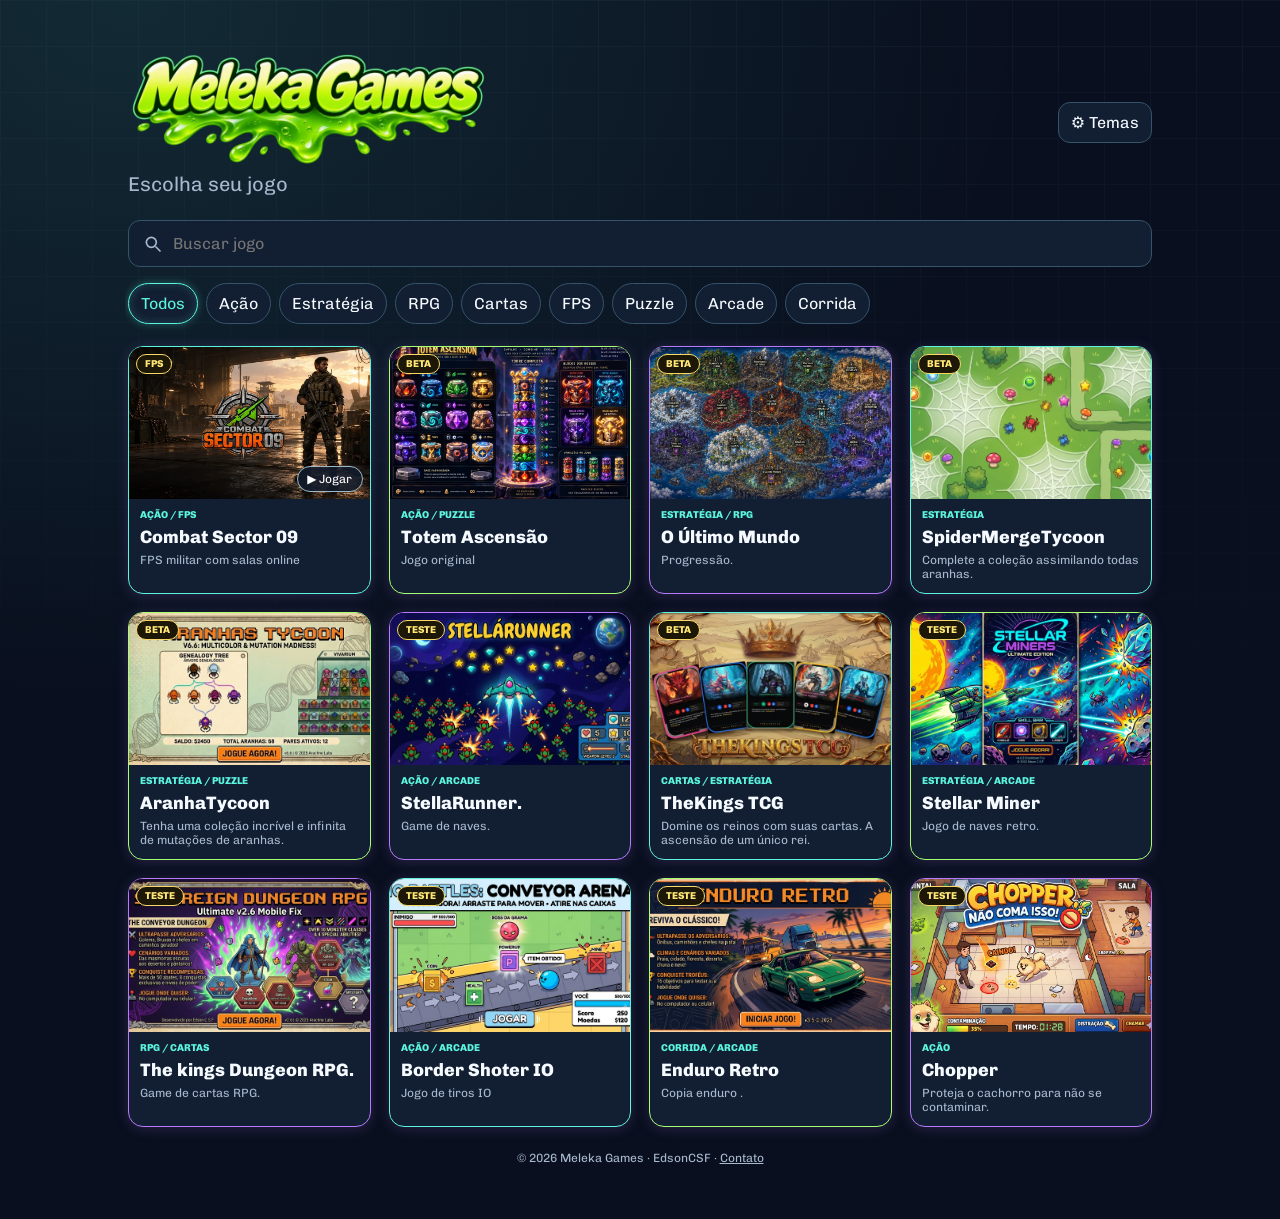
<file: index.html>
<!doctype html>
<html lang="pt-BR" data-theme="neon" data-mode="dark">
<head>
<meta charset="utf-8">
<meta name="viewport" content="width=device-width,initial-scale=1">
<title>Meleka Games</title>
<link rel="stylesheet" href="https://fonts.googleapis.com/css2?family=Chivo:wght@400;600;800;900&family=Exo+2:ital,wght@1,900&display=swap">
<style>
*{box-sizing:border-box}
:root{--bg:#090f1e;--panel:#121e32;--text:#f5faff;--muted:#a7b9ce;--a:#5bf5de;--b:#a7ff72;--c:#b77aff;--line:#35546b;--grid:46px;color-scheme:dark}
[data-theme=tech]{--a:#41defe;--b:#79abff;--c:#4f8dfe;--panel:#0d2139;--grid:32px}
[data-theme=fantasy]{--a:#ffd48f;--b:#f99e5f;--c:#d88965;--panel:#27201b;--bg:#140e12;--line:#725238}
[data-theme=minimal]{--a:#e3b5ff;--b:#a890ff;--c:#a890ff;--panel:#181827;--bg:#101019;--line:#3d364e}
[data-theme=arcade]{--a:#ff7bf4;--b:#93fbff;--c:#ab6cff;--panel:#241539;--bg:#110b23;--grid:18px}
[data-mode=light]{color-scheme:light;--bg:#eef4fa;--panel:#fff;--text:#15233b;--muted:#485c71;--line:#a4b4c9}
[data-mode=light][data-theme=neon]{--a:#007b75;--b:#387611;--c:#7656be}
[data-mode=light][data-theme=tech]{--a:#006d9c;--b:#2557a8;--c:#2764a9}
[data-mode=light][data-theme=fantasy]{--a:#874a14;--b:#965321;--c:#a45c32;--bg:#faf0e3}
[data-mode=light][data-theme=minimal]{--a:#753c9e;--b:#5744a2;--c:#8667c3}
[data-mode=light][data-theme=arcade]{--a:#9c247f;--b:#006677;--c:#8951bd;--bg:#f9efff}
body{margin:0;color:var(--text);background:radial-gradient(ellipse at 10% 0%,color-mix(in srgb,var(--a) 12%,transparent),transparent 55%) fixed,var(--bg);font:16px Chivo,system-ui,sans-serif}
body::before{content:"";position:fixed;inset:0;pointer-events:none;background:linear-gradient(90deg,var(--line) 1px,transparent 1px),linear-gradient(var(--line) 1px,transparent 1px);background-size:var(--grid) var(--grid);opacity:.14;mask-image:linear-gradient(black,transparent 90%)}
[data-theme=fantasy] body::before,[data-theme=minimal] body::before{display:none}
[data-theme=fantasy] h1,[data-theme=fantasy] .card-title{font-family:Georgia,serif}
[data-theme=arcade] .game-card{border-radius:5px}
.shell{position:relative;width:min(1120px,100%);margin:auto;padding:clamp(18px,4vw,48px)}
header{display:flex;justify-content:space-between;align-items:center;gap:12px;margin-bottom:24px}
h1{margin:0;font:italic 900 clamp(36px,7vw,64px)/1 "Exo 2",system-ui,sans-serif;letter-spacing:-.045em;background:linear-gradient(105deg,var(--b),var(--a));color:transparent;background-clip:text}
header p{margin:8px 0 0;color:var(--muted);font-size:clamp(14px,3vw,20px)}
button,select,input{font:inherit;color:inherit}
button,select{cursor:pointer}
.control, input,select{border:1px solid var(--line);background:var(--panel);border-radius:12px;padding:10px 12px}
.control:hover,select:hover{border-color:var(--a)}
:focus-visible{outline:2px solid var(--a);outline-offset:3px}
.search{display:flex;align-items:center;gap:10px;border:1px solid var(--line);border-radius:12px;padding:0 14px;background:var(--panel);color:var(--muted)}
.search input{width:100%;background:none;border:0;padding:13px 0;border-radius:0}
.search svg{flex:none}
nav{display:flex;gap:8px;overflow:auto;padding:8px 3px 12px;margin:8px -3px 10px}
nav button{white-space:nowrap;border-radius:30px!important}
nav button[aria-pressed=true]{border-color:var(--a);color:var(--a);box-shadow:inset 0 0 10px color-mix(in srgb,var(--a) 20%,transparent),0 0 8px color-mix(in srgb,var(--a) 30%,transparent)}
main{display:grid;grid-template-columns:repeat(2,minmax(0,1fr));gap:14px}
@media(min-width:720px){main{grid-template-columns:repeat(3,minmax(0,1fr));gap:18px}}
@media(min-width:1020px){main{grid-template-columns:repeat(4,minmax(0,1fr))}}
.game-card{position:relative;display:flex;flex-direction:column;border:1px solid var(--c);border-radius:15px;overflow:hidden;background:var(--panel);color:inherit;text-decoration:none;box-shadow:0 2px 14px color-mix(in srgb,var(--c) 19%,transparent);transition:transform .2s,border-color .2s;animation:arrive .38s ease backwards}
.game-card:nth-child(3n+1){border-color:var(--a)}
.game-card:nth-child(3n+2){border-color:var(--b)}
.game-card:hover,.game-card:focus-visible{transform:translateY(-4px);border-color:var(--a)}
@keyframes arrive{from{opacity:0;translate:0 8px}}
.card-thumb{position:relative;aspect-ratio:1.58;background:#152238;display:grid;place-items:center;overflow:hidden}
.card-thumb img{width:100%;height:100%;object-fit:cover;position:absolute;inset:0}
.no-img{font-size:38px;height:100%;align-items:center}
.play-btn{position:absolute;inset:auto 7px 7px auto;padding:5px 9px;background:#111a29e8;border:1px solid #9bb9c9;color:#fff;border-radius:30px;font-size:12px;opacity:0;z-index:2}
.play-btn .play-circle{line-height:1.1}
.game-card:hover .play-btn,.game-card:focus-visible .play-btn,.featured .play-btn{opacity:1}
.card-status{position:absolute;top:7px;left:7px;z-index:2;background:#1c1707;color:#ffe776;border:1px solid #f8d966;border-radius:24px;padding:3px 8px;font-size:10px;font-weight:800;text-transform:uppercase}
.card-info{display:grid;align-content:start;gap:5px;padding:10px 11px 12px}
.card-tag{color:var(--a);text-transform:uppercase;font-size:10px;font-weight:800}
.card-title{font-size:clamp(14px,3vw,18px);font-weight:800;overflow-wrap:anywhere}
.card-desc,footer,#empty{color:var(--muted);font-size:12px}
.stripe{display:none}
footer{padding:24px 0 6px;text-align:center}
dialog{width:min(420px,calc(100% - 32px));background:var(--panel);color:var(--text);border:1px solid var(--line);border-radius:16px;padding:22px}
dialog::backdrop{background:#050812aa}
dialog h2{margin-top:0}
dialog label{display:grid;gap:6px;margin:0 0 14px}
[hidden]{display:none!important}
@media(prefers-reduced-motion:reduce){.game-card{animation:none;transition:none}}
.meleka-brand{margin:0;line-height:1;background:none}
.meleka-brand img{display:block;width:clamp(150px,56vw,360px);max-width:100%;height:auto}
header>div{min-width:0}
header .brand-subtitle{margin-top:4px}
#appearance{flex:none}
</style>
<script>
try{
 const root=document.documentElement;
 const theme=localStorage.getItem('gh-theme'),mode=localStorage.getItem('gh-mode');
 if(['neon','tech','fantasy','minimal','arcade'].includes(theme))root.dataset.theme=theme;
 if(['light','dark'].includes(mode))root.dataset.mode=mode;
}catch{}
</script>
</head>
<body>
<div class="shell">
<header><div><h1 class="meleka-brand"><img src="img/meleka-games.webp" width="840" height="280" alt="Meleka Games" fetchpriority="high"></h1><p class="brand-subtitle">Escolha seu jogo</p></div><button id="appearance" class="control" type="button" aria-label="Configurar aparência">⚙ Temas</button></header>
<label class="search"><svg width="20" height="20" aria-hidden="true" viewBox="0 0 24 24" fill="none" stroke="currentColor" stroke-width="2"><circle cx="10" cy="10" r="6"/><path d="m15 15 6 6"/></svg><input id="query" type="search" aria-label="Buscar jogo" placeholder="Buscar jogo"></label>
<nav id="filters" aria-label="Filtrar por gênero"></nav>
<main id="catalog">
<a class="game-card featured" href="https://combatsector09-test.combatsector09.workers.dev/">
<div class="card-thumb"><img src="img/combat-sector-09.webp" alt="" width="880" height="557"><span class="play-btn">▶ Jogar</span></div>
<span class="card-status">FPS</span><div class="card-info"><div class="card-tag">Ação / FPS</div><div class="card-title">Combat Sector 09</div><div class="card-desc">FPS militar com salas online</div></div></a>
<a class="game-card" href="jogos/totem/index.html">
    <div class="stripe" style="background:#e63946;"></div>
    <div class="card-thumb">
      <img loading="lazy" src="jogos/totem/img/referencia-2.jpg" alt="torre"
           onerror="this.style.display='none';this.nextElementSibling.style.display='flex'"/>
      <div class="no-img" style="display:none">🚘</div>
      <div class="play-btn"><div class="play-circle">▶</div></div>
    </div>
    <span class="card-status status-soon">Beta</span>
    <div class="card-info">
      <div class="card-tag">Ação / Puzzle</div>
      <div class="card-title">Totem Ascensão</div>
      <div class="card-desc">Jogo original </div>
    </div>
  </a>
<a class="game-card" href="jogos/o-ultimo-mundo/o-ultimo-mundo-final5_5.html">
    <div class="stripe" style="background:#4361ee;"></div>
    <div class="card-thumb">
      <img loading="lazy" src="jogos/o-ultimo-mundo/mapbg.png" alt="O Último Mundo"
           onerror="this.style.display='none';this.nextElementSibling.style.display='flex'"/>
      <div class="no-img" style="display:none">🕷️🧬</div>
      <div class="play-btn"><div class="play-circle">▶</div></div>
    </div>
    <span class="card-status status-beta">Beta</span>
    <div class="card-info">
      <div class="card-tag">Estratégia / RPG</div>
      <div class="card-title">O Último Mundo</div>
      <div class="card-desc">Progressão.</div>
    </div>
</a>
<a class="game-card" href="jogos/spider-merge/index.html">
    <div class="stripe" style="background:#4361ee;"></div>
    <div class="card-thumb">
      <img loading="lazy" src="jogos/spider-merge/capas/backgroundSM.png" alt="SpiderMergeTycoon"
           onerror="this.style.display='none';this.nextElementSibling.style.display='flex'"/>
      <div class="no-img" style="display:none">🕷️🧬</div>
      <div class="play-btn"><div class="play-circle">▶</div></div>
    </div>
    <span class="card-status status-beta">Beta</span>
    <div class="card-info">
      <div class="card-tag">Estratégia</div>
      <div class="card-title">SpiderMergeTycoon</div>
      <div class="card-desc">Complete a coleção assimilando todas aranhas.</div>
    </div>
</a>
<a class="game-card" href="jogos/aranhas-tycoon/index.html">
    <div class="stripe" style="background:#06d6a0;"></div>
    <div class="card-thumb">
      <img loading="lazy" src="jogos/aranhas-tycoon/capas/AranhaTycoon.png" alt="Aranhas"
           onerror="this.style.display='none';this.nextElementSibling.style.display='flex'"/>
      <div class="no-img" style="display:none">🎮</div>
      <div class="play-btn"><div class="play-circle">▶</div></div>
    </div>
    <span class="card-status status-soon">Beta</span>
    <div class="card-info">
      <div class="card-tag">Estratégia / Puzzle</div>
      <div class="card-title">AranhaTycoon</div>
      <div class="card-desc">Tenha uma coleção incrível e infinita de mutações de aranhas.</div>
    </div>
  </a>
<a class="game-card" href="jogos/stellar-runner/index.html">
    <div class="stripe" style="background:#7b2d8b;"></div>
    <div class="card-thumb">
      <img loading="lazy" src="jogos/stellar-runner/capas/StellarRunner.png" alt="Stellar"
           onerror="this.style.display='none';this.nextElementSibling.style.display='flex'"/>
      <div class="no-img" style="display:none">🚀</div>
      <div class="play-btn"><div class="play-circle">▶</div></div>
    </div>
        <span class="card-status status-soon">teste</span>
    <div class="card-info">
      <div class="card-tag">Ação / Arcade</div>
      <div class="card-title">StellaRunner.</div>
      <div class="card-desc">Game de naves.</div>
    </div>
  </a>
<a class="game-card" href="jogos/the-kings-tcg/index.html">
    <div class="stripe" style="background:#4361ee;"></div>
    <div class="card-thumb">
      <img loading="lazy" src="jogos/the-kings-tcg/capas/thekings.png" alt="TheKings TCG"
           onerror="this.style.display='none';this.nextElementSibling.style.display='flex'"/>
      <div class="no-img" style="display:none">👑</div>
      <div class="play-btn"><div class="play-circle">▶</div></div>
    </div>
    <span class="card-status status-beta">Beta</span>
    <div class="card-info">
      <div class="card-tag">Cartas / Estratégia</div>
      <div class="card-title">TheKings TCG</div>
      <div class="card-desc">Domine os reinos com suas cartas. A ascensão de um único rei.</div>
    </div>
    </a>
<a class="game-card" href="jogos/stellar-miner/index.html">
    <div class="stripe" style="background:#7b2d8b;"></div>
    <div class="card-thumb">
      <img loading="lazy" src="jogos/stellar-miner/capas/Stellaminer.png" alt="Stellar miner"
           onerror="this.style.display='none';this.nextElementSibling.style.display='flex'"/>
      <div class="no-img" style="display:none">👾</div>
      <div class="play-btn"><div class="play-circle">▶</div></div>
    </div>
        <span class="card-status status-soon">teste</span>
    <div class="card-info">
      <div class="card-tag">Estratégia / Arcade</div>
      <div class="card-title">Stellar Miner</div>
      <div class="card-desc">Jogo de naves retro.</div>
    </div>
  </a>
<a class="game-card" href="jogos/the-kings-dungeon/index.html">
    <div class="stripe" style="background:#7b2d8b;"></div>
    <div class="card-thumb">
      <img loading="lazy" src="jogos/the-kings-dungeon/capas/Thekingsdungeonrpg.png" alt="TKDRPG"
           onerror="this.style.display='none';this.nextElementSibling.style.display='flex'"/>
      <div class="no-img" style="display:none">🃏</div>
      <div class="play-btn"><div class="play-circle">▶</div></div>
    </div>
        <span class="card-status status-soon">teste</span>
    <div class="card-info">
      <div class="card-tag">RPG / Cartas</div>
      <div class="card-title">The kings Dungeon RPG.</div>
      <div class="card-desc">Game de cartas RPG.</div>
    </div>
  </a>
<a class="game-card" href="jogos/border-shooter/index.html">
    <div class="stripe" style="background:#ffd93d;"></div>
    <div class="card-thumb">
      <img loading="lazy" src="jogos/border-shooter/capas/BorderIO.png" alt="Border IO"
           onerror="this.style.display='none';this.nextElementSibling.style.display='flex'"/>
      <div class="no-img" style="display:none">🕹️</div>
      <div class="play-btn"><div class="play-circle">▶</div></div>
    </div>
    <span class="card-status status-soon">teste</span>
    <div class="card-info">
      <div class="card-tag">Ação / Arcade</div>
      <div class="card-title">Border Shoter IO</div>
      <div class="card-desc">Jogo de tiros IO</div>
    </div>
    </a>
<a class="game-card" href="jogos/enduro-retro/index.html">
    <div class="stripe" style="background:#e63946;"></div>
    <div class="card-thumb">
      <img loading="lazy" src="jogos/enduro-retro/capas/Enduroretro.png" alt="Enduro"
           onerror="this.style.display='none';this.nextElementSibling.style.display='flex'"/>
      <div class="no-img" style="display:none">🚘</div>
      <div class="play-btn"><div class="play-circle">▶</div></div>
    </div>
    <span class="card-status status-soon">teste</span>
    <div class="card-info">
      <div class="card-tag">Corrida / Arcade</div>
      <div class="card-title">Enduro Retro</div>
      <div class="card-desc">Copia enduro .</div>
    </div>
  </a>
<a class="game-card" href="jogos/chopper/index.html">
    <div class="stripe" style="background:#ff6b35;"></div>
    <div class="card-thumb">
      <img loading="lazy" src="jogos/chopper/capas/chopper.png" alt="Chopper"
           onerror="this.style.display='none';this.nextElementSibling.style.display='flex'"/>
      <div class="no-img" style="display:none">🐕</div>
      <div class="play-btn"><div class="play-circle">▶</div></div>
    </div>
    <span class="card-status status-test">Teste</span>
    <div class="card-info">
      <div class="card-tag">Ação</div>
      <div class="card-title">Chopper</div>
      <div class="card-desc">Proteja o cachorro para não se contaminar.</div>
    </div>
  </a>
</main>
<p id="empty" role="status" hidden>Nenhum jogo encontrado.</p>
<footer>© 2026 Meleka Games · EdsonCSF · <a style="color:inherit" href="mailto:edsony1@gmail.com">Contato</a></footer>
</div>
<dialog id="settings"><h2>Aparência</h2>
<label>Tema<select id="theme"><option value="neon">Neon Meleka Games</option><option value="tech">Sci-Fi Tech</option><option value="fantasy">Fantasy RPG</option><option value="minimal">Moderno Minimalista</option><option value="arcade">Arcade Retro</option></select></label>
<label>Modo<select id="mode"><option value="dark">Escuro</option><option value="light">Claro</option></select></label>
<form method="dialog"><button class="control">Concluir</button></form></dialog>
<script>
const $=id=>document.getElementById(id);
const normalize=text=>text.toLowerCase().normalize('NFD').replace(/\p{Diacritic}/gu,'');
const cards=[...document.querySelectorAll('.game-card')];
const filters=['Todos','Ação','Estratégia','RPG','Cartas','FPS','Puzzle','Arcade','Corrida'];
let genre='Todos';
function filterGames(){
 const term=normalize($('query').value.trim());
 let results=0;
 for(const card of cards){
  const tags=card.querySelector('.card-tag').textContent.split(' / ');
  card.hidden=!(normalize(card.textContent).includes(term)&&(genre==='Todos'||tags.includes(genre)));
  if(!card.hidden)results++;
 }
 $('empty').hidden=results>0;
}
for(const label of filters){
 const button=document.createElement('button');
 button.className='control';
 button.textContent=label;
 button.setAttribute('aria-pressed',String(label===genre));
 button.addEventListener('click',()=>{
  genre=label;
  for(const filter of $('filters').children)filter.setAttribute('aria-pressed',String(filter===button));
  filterGames();
 });
 $('filters').append(button);
}
$('query').addEventListener('input',filterGames);
const root=document.documentElement;
for(const key of ['theme','mode']){
 $(key).value=root.dataset[key];
 $(key).addEventListener('change',()=>{
  root.dataset[key]=$(key).value;
  try{localStorage.setItem('gh-'+key,$(key).value)}catch{}
 });
}
$('appearance').addEventListener('click',()=>$('settings').showModal());
</script>
</body>
</html>
</file>
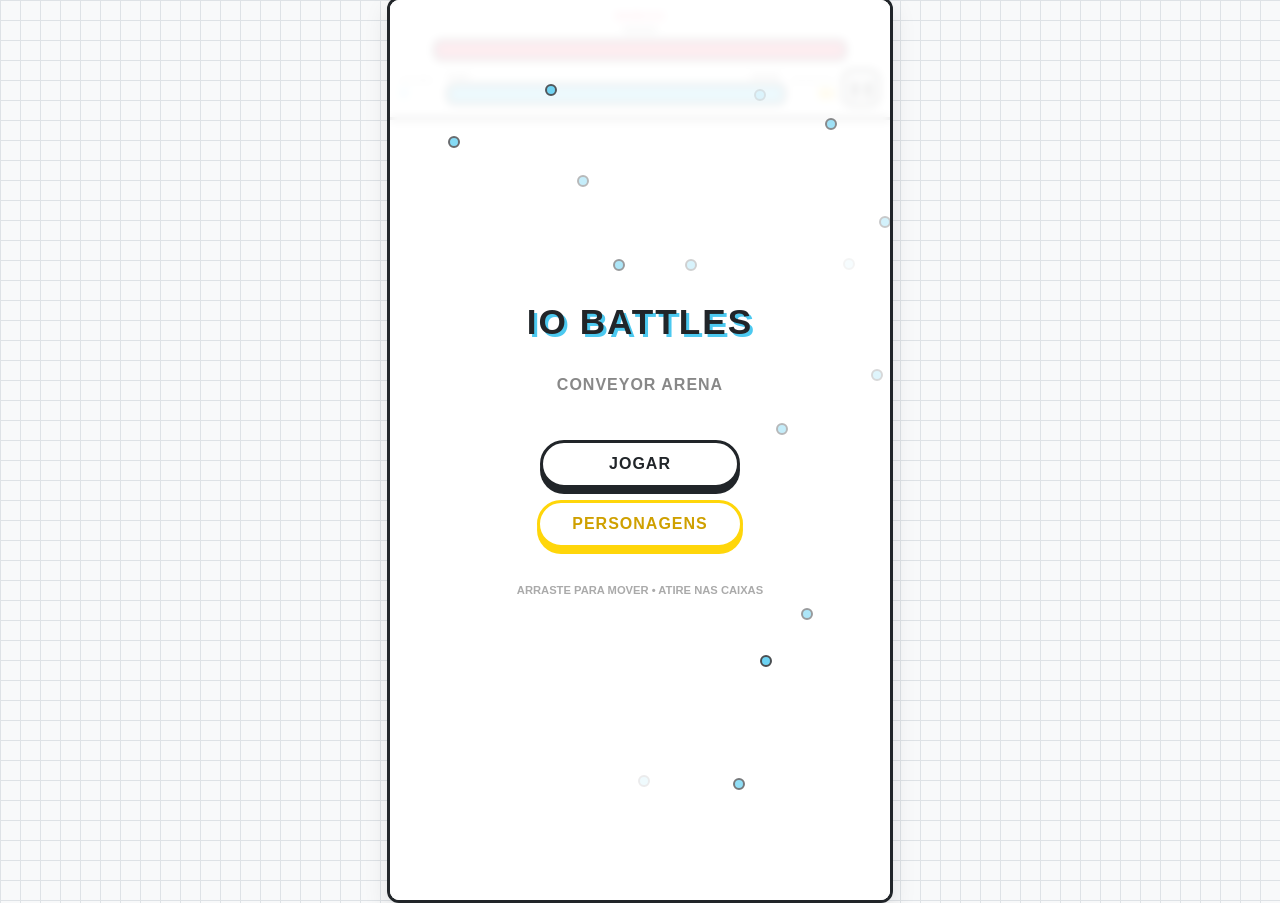
<file: jogos/border-shooter/index.html>
<!DOCTYPE html>
<html lang="pt-br">
<head>
    <meta charset="UTF-8">
    <meta name="viewport" content="width=device-width, initial-scale=1.0, maximum-scale=1.0, user-scalable=no, viewport-fit=cover">
    <title>IO WARS: ULTIMATE</title>
    <style>
        /* --- VARIÁVEIS DE COR (ESTILO IO / PASTEL) --- */
        :root { 
            --c-azul: #4CC9F0;      
            --c-rosa: #F72585;      
            --c-amarelo: #FFD60A;   
            --c-verde: #06D6A0;     
            --c-vermelho: #EF476F;  
            --c-texto: #2B2D42;     
            --c-fundo-menu: #F8F9FA;     
            --ui-font: 'Fredoka One', 'Nunito', sans-serif;
            --c-borda: #212529;     
        }
        
        @import url('https://fonts.googleapis.com/css2?family=Fredoka+One&family=Nunito:wght@400;700;900&display=swap');
        
        body { 
            margin: 0; 
            background: var(--c-fundo-menu); 
            color: var(--c-texto); 
            font-family: var(--ui-font);
            overflow: hidden; 
            display: flex; 
            justify-content: center; 
            align-items: center; 
            height: 100vh;
            width: 100vw;
            user-select: none;
            -webkit-user-select: none;
            touch-action: none;
            background-image: 
                linear-gradient(#DEE2E6 1px, transparent 1px),
                linear-gradient(90deg, #DEE2E6 1px, transparent 1px);
            background-size: 20px 20px;
        }
        
        #game-wrapper {
            width: 100%;
            height: 100%;
            max-width: 500px;
            max-height: 100vh;
            position: relative;
            background: #fff;
            box-shadow: 0 10px 25px rgba(0,0,0,0.1);
            display: flex; 
            flex-direction: column; 
            border: 3px solid var(--c-borda);
            border-radius: 12px;
            overflow: hidden;
        }

        /* --- HUD EXTERNO --- */
        .game-header {
            width: 100%;
            background: #fff;
            border-bottom: 3px solid var(--c-borda);
            padding: 10px;
            box-sizing: border-box;
            display: flex;
            flex-direction: column;
            gap: 8px;
            z-index: 20; 
            box-shadow: 0 4px 6px rgba(0,0,0,0.05);
            flex-shrink: 0; 
        }

        .header-top {
            display: flex;
            justify-content: center;
            width: 100%;
            position: relative;
        }

        .boss-hp-container {
            width: 85%;
            display: flex;
            flex-direction: column;
            align-items: center;
        }

        .boss-label {
            font-size: 0.7rem;
            color: var(--c-vermelho);
            letter-spacing: 1px;
            margin-bottom: 2px;
            font-weight: 900;
            text-transform: uppercase;
        }
        
        .boss-hp-text {
            font-size: 0.6rem;
            color: #666;
            margin-bottom: 4px;
            font-weight: 800;
            font-family: var(--ui-font);
        }

        .header-bottom {
            display: flex;
            justify-content: space-between;
            align-items: center;
            width: 100%;
            gap: 8px;
        }

        .stat-box {
            display: flex;
            flex-direction: column;
            justify-content: center;
        }

        .stat-label {
            font-size: 0.5rem;
            color: #999;
            letter-spacing: 1px;
            text-transform: uppercase;
            font-weight: 900;
        }

        .stat-value {
            font-size: 0.9rem;
            font-weight: 900;
            color: #333;
            text-shadow: 1px 1px 0 #fff;
        }

        .stat-value.gold { color: #FFD60A; text-shadow: 1px 1px 0 #D4AF37; }
        .stat-value.score { color: var(--c-azul); text-shadow: 1px 1px 0 #fff; }

        .hp-frame {
            width: 100%;
            height: 16px;
            background: #eee;
            border: 3px solid var(--c-borda);
            border-radius: 8px;
            position: relative;
            overflow: hidden;
            box-shadow: inset 0 3px 5px rgba(0,0,0,0.1);
        }

        .hp-fill {
            height: 100%;
            width: 100%;
            transition: width 0.2s cubic-bezier(0.175, 0.885, 0.32, 1.275);
            position: absolute;
            top: 0;
            left: 0;
            border-radius: 5px;
        }

        #e-hp-fill { background: var(--c-vermelho); border-right: 3px solid #900; }
        #p-hp-fill { background: var(--c-azul); border-right: 3px solid #0056b3; }

        .player-hp-container {
            flex-grow: 1;
            margin: 0 5px;
            display: flex;
            flex-direction: column;
            justify-content: center;
        }
        
        .player-hp-label {
            font-size: 0.5rem;
            color: #555;
            margin-bottom: 2px;
            display: flex;
            justify-content: space-between;
            font-weight: 800;
        }

        #pause-btn {
            background: var(--c-fundo-menu);
            border: 3px solid var(--c-borda);
            color: var(--c-borda);
            width: 38px;
            height: 38px;
            border-radius: 10px;
            cursor: pointer;
            display: flex;
            align-items: center;
            justify-content: center;
            font-size: 1rem;
            transition: transform 0.1s;
            z-index: 25;
            font-weight: 900;
        }
        #pause-btn:active { transform: scale(0.9); background: #e9ecef; }

        /* --- CANVAS --- */
        #game-container {
            position: relative;
            flex-grow: 1; 
            width: 100%;
            background: #fff; /* Fallback */
            overflow: hidden;
        }

        canvas { 
            display: block; 
            width: 100%;
            height: 100%;
            background: transparent;
        }

        /* --- MENUS --- */
        .overlay { 
            position: absolute; 
            top: 0; left: 0; width: 100%; height: 100%; 
            display: flex; 
            flex-direction: column; 
            justify-content: center; 
            align-items: center; 
            background: rgba(255, 255, 255, 0.9);
            backdrop-filter: blur(4px);
            z-index: 40; 
            text-align: center; 
            padding: 20px;
            box-sizing: border-box;
        }
        .hidden { display: none !important; }

        h1 { 
            margin: 0 0 20px 0; font-size: 2.2rem; text-transform: uppercase; 
            letter-spacing: 2px; 
            line-height: 1; font-weight: 900;
            color: var(--c-borda);
            text-shadow: 3px 3px 0 var(--c-azul);
        }

        .btn { 
            background: #fff; 
            border: 3px solid var(--c-borda); 
            color: var(--c-borda); 
            padding: 12px 32px; font-size: 1rem; cursor: pointer; margin: 6px; 
            text-transform: uppercase; transition: all 0.1s; font-weight: 900; 
            letter-spacing: 1px; min-width: 200px; border-radius: 50px; 
            font-family: var(--ui-font);
            box-shadow: 0 6px 0 var(--c-borda);
        }
        .btn:active { transform: translateY(6px); box-shadow: none; }
        
        .btn-shop { border-color: var(--c-amarelo); color: #cfa000; box-shadow: 0 6px 0 var(--c-amarelo); }
        .btn-shop:active { box-shadow: none; }
        .btn-close { border-color: var(--c-vermelho); color: var(--c-vermelho); box-shadow: 0 6px 0 var(--c-vermelho); }
        .btn-close:active { box-shadow: none; }

        /* --- LOJA --- */
        #shop-content { width: 100%; height: 55%; display: flex; flex-direction: column; justify-content: space-between; margin-top: 15px;}
        .shop-category { border: 3px solid var(--c-borda); background: #fff; padding: 10px; margin-bottom: 10px; border-radius: 12px; }
        .shop-title { color: var(--c-borda); font-size: 0.8rem; text-transform: uppercase; margin-bottom: 8px; font-weight: 900; border-bottom: 2px solid #eee; padding-bottom: 5px; display:flex; align-items:center; gap:5px;}
        .shop-grid { display: flex; gap: 10px; overflow-x: auto; padding-bottom: 5px; }
        
        .shop-item { 
            min-width: 80px; height: 110px; border: 3px solid #ddd; display: flex; 
            flex-direction: column; justify-content: space-between; align-items: center; cursor: pointer; 
            background: #fafafa; padding: 5px; border-radius: 12px; font-size: 0.7rem;
            transition: transform 0.1s;
        }
        .shop-item:active { transform: scale(0.95); }
        .shop-item.owned { border-color: #ccc; background: #eee; }
        .shop-item.equipped { border-color: var(--c-verde); background: #eafff2; box-shadow: 0 0 0 2px var(--c-verde); transform: scale(1.05); }
        .preview-canvas { width: 50px; height: 50px; margin-top: 5px; }
        
        #powerup-aviso { 
            position: absolute; top: 50%; left: 50%; transform: translate(-50%, -50%);
            width: 80%; text-align: center; color: var(--c-borda); 
            font-weight: 900; font-size: 1.2rem; 
            pointer-events: none; opacity: 0; z-index: 30; 
            background: #fff; border: 3px solid var(--c-borda); padding: 15px;
            border-radius: 12px;
            box-shadow: 0 6px 0 rgba(0,0,0,0.2);
        }

        @keyframes pulse { 0% { transform: scale(1); } 50% { transform: scale(1.05); } 100% { transform: scale(1); } }
        .pulse { animation: pulse 1.5s infinite ease-in-out; }
        
        .floating-particle {
            position: absolute; width: 8px; height: 8px; background: var(--c-azul); border-radius: 50%; pointer-events: none;
            border: 2px solid var(--c-borda);
        }
    </style>
</head>
<body>

    <div id="game-wrapper">
        <!-- HUD EXTERNO -->
        <div class="game-header">
            <div class="header-top">
                <div class="boss-hp-container">
                    <div class="boss-label" id="boss-name">INIMIGO</div>
                    <div id="boss-hp-text" class="boss-hp-text">500/500</div>
                    <div class="hp-frame"><div id="e-hp-fill" class="hp-fill"></div></div>
                </div>
            </div>
            <div class="header-bottom">
                <div class="stat-box">
                    <span class="stat-label">Score</span>
                    <span class="stat-value score" id="score-display">0</span>
                </div>
                <div class="player-hp-container">
                    <div class="player-hp-label">
                        <span>VOCÊ</span>
                        <span id="hp-text">500/500</span>
                    </div>
                    <div class="hp-frame"><div id="p-hp-fill" class="hp-fill"></div></div>
                </div>
                <div class="stat-box" style="align-items: flex-end;">
                    <span class="stat-label">Moedas</span>
                    <span class="stat-value gold" id="moedas-hud">$0</span>
                </div>
                <button id="pause-btn" onclick="togglePause()">❚❚</button>
            </div>
        </div>

        <!-- ÁREA DO JOGO -->
        <div id="game-container">
            <div id="powerup-aviso">ITEM OBTIDO!</div>
            <canvas id="gameCanvas"></canvas>
        </div>

        <!-- MENUS -->
        <div id="menu-principal" class="overlay">
            <h1>IO BATTLES</h1>
            <p style="color:#888; letter-spacing: 1px; margin-bottom: 40px; font-weight: 700;">CONVEYOR ARENA</p>
            <button class="btn pulse" onclick="startGame()">JOGAR</button>
            <button class="btn btn-shop" onclick="openShop()">PERSONAGENS</button>
            <div style="margin-top: 30px; font-size: 0.7rem; color: #aaa; font-weight: 700;">
                ARRASTE PARA MOVER • ATIRE NAS CAIXAS
            </div>
        </div>

        <div id="menu-pausa" class="overlay hidden">
            <h1 style="font-size: 2rem; color: var(--c-borda);">PAUSADO</h1>
            <button class="btn" onclick="togglePause()">CONTINUAR</button>
            <button class="btn btn-shop" onclick="openShopFromPause()">LOJA</button>
            <button class="btn btn-close" onclick="quitToMenu()">SAIR</button>
        </div>

        <div id="menu-loja" class="overlay hidden">
            <h2 style="color: var(--c-borda); margin-top: 10px; font-weight: 900; font-size: 1.5rem;">SELECIONE</h2>
            <div style="margin-bottom: 20px; color: #666; font-weight: 700;">SALDO: $<span id="shop-moedas">0</span></div>
            <div id="shop-content">
                <div class="shop-category">
                    <div class="shop-title">Personagens</div>
                    <div class="shop-grid" id="skins-grid"></div>
                </div>
                <div class="shop-category">
                    <div class="shop-title">Armas</div>
                    <div class="shop-grid" id="weapons-grid"></div>
                </div>
            </div>
            <button class="btn btn-close" onclick="closeShop()">VOLTAR</button>
        </div>

        <div id="menu-gameover" class="overlay hidden">
            <h1 style="color: var(--c-vermelho);">DERROTA!</h1>
            <p style="font-family: var(--ui-font); font-weight: 700; color: #555;">SCORE: <span id="go-score">0</span></p>
            <button class="btn" onclick="restartLevel()">TENTAR DE NOVO</button>
            <button class="btn btn-shop" onclick="openShopFromPause()">LOJA</button>
        </div>

        <div id="menu-vitoria" class="overlay hidden">
            <h1 style="color: var(--c-verde); text-shadow: 3px 3px 0 #047857;">VITÓRIA!</h1>
            <p style="font-weight: 700; color: #555;">BÔNUS: +100 MOEDAS</p>
            <button class="btn" onclick="nextLevel()">PRÓXIMO NÍVEL</button>
        </div>
    </div>

<script>
    // --- SETUP ---
    const canvas = document.getElementById('gameCanvas');
    const ctx = canvas.getContext('2d');
    const GAME_WIDTH = 450;
    const GAME_HEIGHT = 800;
    
    // POLYFILL PARA ROUNDRECT
    if (!CanvasRenderingContext2D.prototype.roundRect) {
        CanvasRenderingContext2D.prototype.roundRect = function (x, y, w, h, r) {
            if (w < 2 * r) r = w / 2;
            if (h < 2 * r) r = h / 2;
            this.beginPath();
            this.moveTo(x + r, y);
            this.arcTo(x + w, y, x + w, y + h, r);
            this.arcTo(x + w, y + h, x, y + h, r);
            this.arcTo(x, y + h, x, y, r);
            this.arcTo(x, y, x + w, y, r);
            this.closePath();
            return this;
        }
    }
    
    // Dados da Loja (Cores IO)
    const shopData = {
        skins: [
            { id: 'soldier', name: 'AZUL',   color: '#4CC9F0', shape: 'pinball', price: 0 },
            { id: 'boxer',   name: 'AMARELO',color: '#FFD60A', shape: 'boxer',   price: 250 },
            { id: 'alien',   name: 'VERDE',  color: '#06D6A0', shape: 'alien',   price: 500 },
            { id: 'cyber',   name: 'BRANCO', color: '#FFFFFF', shape: 'cyber',   price: 800 },
            { id: 'demon',   name: 'VERMELHO',color:'#EF476F', shape: 'demon',   price: 1200 }
        ],
        weapons: [
            { id: 'std',    name: 'NORMAL',   color: '#666',   effect: 'none',    price: 0 },
            { id: 'plasma', name: 'PLASMA',   color: '#4CC9F0', effect: 'plasma',  price: 300 },
            { id: 'fire',   name: 'FOGO',     color: '#EF476F', effect: 'fire',    price: 700 }
        ]
    };

    let playerData = {
        coins: 0,
        score: 0,
        unlockedSkins: ['soldier'],
        unlockedWeapons: ['std'],
        equippedSkin: 'soldier',
        equippedWeapon: 'std',
        tempWeapon: null, 
        tempWeaponTimer: 0
    };

    const GAME = {
        state: 'MENU', 
        level: 1,
        frame: 0,
        
        player: { x: 225, y: 700, hp: 500, maxHp: 500, powerup: 0, shape: 'pinball', color: '#4CC9F0', flash: 0, knockback: 0 },
        enemy:  { x: 225, y: 80,  hp: 500, maxHp: 500, dir: 1, speed: 2, shape: 'pinball', color: '#F72585', flash: 0, knockback: 0 },
        bullets: [], boxes: [], particles: [], shake: 0,
        backgroundParticles: [],
        input: { x: 225 },
        
        belt: {
            x: 0,
            y: GAME_HEIGHT / 2 - 50, 
            width: GAME_WIDTH,
            height: 100, 
            speed: 3 
        }
    };

    function resizeCanvas() {
        canvas.width = GAME_WIDTH; 
        canvas.height = GAME_HEIGHT;
    }
    resizeCanvas();
    window.addEventListener('resize', resizeCanvas);

    function updateInputPosition(clientX) {
        const rect = canvas.getBoundingClientRect();
        const scaleX = canvas.width / rect.width;
        let relativeX = (clientX - rect.left) * scaleX;
        GAME.input.x = Math.max(20, Math.min(GAME_WIDTH - 20, relativeX));
    }

    canvas.addEventListener('mousemove', (e) => { if(GAME.state === 'PLAYING') updateInputPosition(e.clientX); });
    canvas.addEventListener('touchmove', (e) => { e.preventDefault(); if(GAME.state === 'PLAYING') updateInputPosition(e.touches[0].clientX); }, { passive: false });
    canvas.addEventListener('touchstart', (e) => { if(GAME.state === 'PLAYING') updateInputPosition(e.touches[0].clientX); }, { passive: false });

    // --- SISTEMA VISUAL ---

    function drawTreadmill() {
        const b = GAME.belt;
        
        // Base da esteira
        ctx.fillStyle = '#E9ECEF';
        ctx.fillRect(b.x, b.y, b.width, b.height);
        
        // Bordas da esteira
        ctx.strokeStyle = '#CED4DA';
        ctx.lineWidth = 4;
        ctx.beginPath();
        ctx.moveTo(b.x, b.y); ctx.lineTo(b.width, b.y); 
        ctx.moveTo(b.x, b.y + b.height); ctx.lineTo(b.width, b.y + b.height); 
        ctx.stroke();
        
        // Marcadores de movimento
        const markerW = 30;
        const gap = 50;
        const offsetX = (GAME.frame * b.speed) % (markerW + gap);
        
        ctx.fillStyle = '#DEE2E6';
        for(let x = -markerW + offsetX; x < GAME_WIDTH; x += (markerW + gap)) {
            ctx.fillRect(x, b.y + b.height/2 - 5, markerW, 10);
        }

        // Setas
        ctx.fillStyle = '#ADB5BD';
        for(let x = -50 + (GAME.frame * b.speed) % 100; x < GAME_WIDTH; x += 100) {
            ctx.beginPath();
            ctx.moveTo(x, b.y + b.height/2);
            ctx.lineTo(x - 12, b.y + b.height/2 - 10);
            ctx.lineTo(x - 12, b.y + b.height/2 + 10);
            ctx.fill();
        }
    }

    function drawBox(box) {
        ctx.save();
        ctx.translate(box.x, box.y);
        
        ctx.lineWidth = 3;
        ctx.strokeStyle = '#212529';
        
        if (box.type === 'coin') {
            ctx.fillStyle = '#FFD60A';
            ctx.beginPath(); ctx.roundRect(-20, -20, 40, 40, 6); ctx.fill(); ctx.stroke();
            ctx.fillStyle = '#212529'; ctx.font = 'bold 22px Fredoka One'; ctx.textAlign = 'center'; ctx.textBaseline = 'middle'; ctx.fillText('$', 0, 1);
        } else if (box.type === 'health') {
            ctx.fillStyle = '#06D6A0';
            ctx.beginPath(); ctx.roundRect(-20, -20, 40, 40, 6); ctx.fill(); ctx.stroke();
            ctx.fillStyle = '#fff'; ctx.fillRect(-5, -18, 10, 36); ctx.fillRect(-18, -5, 36, 10);
        } else if (box.type === 'powerup') {
            ctx.fillStyle = '#F72585';
            ctx.beginPath(); ctx.moveTo(0, -24); ctx.lineTo(24, 0); ctx.lineTo(0, 24); ctx.lineTo(-24, 0); ctx.closePath(); ctx.fill(); ctx.stroke();
            ctx.fillStyle = '#fff'; ctx.font = 'bold 20px Fredoka One'; ctx.textAlign = 'center'; ctx.textBaseline = 'middle'; ctx.fillText('P', 0, 0);
        } else if (box.type === 'mine') {
            ctx.fillStyle = '#EF476F';
            ctx.beginPath(); ctx.arc(0, 0, 22, 0, Math.PI*2); ctx.fill(); ctx.stroke();
            ctx.fillStyle = '#212529'; ctx.beginPath(); ctx.arc(0, 0, 6, 0, Math.PI*2); ctx.fill();
            if (Math.sin(GAME.frame * 0.2) > 0) {
                ctx.fillStyle = '#fff'; ctx.beginPath(); ctx.arc(-8, -8, 4, 0, Math.PI*2); ctx.fill();
            }
        }
        
        if (box.hp < box.maxHp) {
            ctx.fillStyle = 'rgba(0,0,0,0.2)'; ctx.fillRect(-20, 28, 40, 5);
            ctx.fillStyle = '#212529'; ctx.fillRect(-20, 28, 40 * (box.hp/box.maxHp), 5);
        }
        
        ctx.restore();
    }

    function drawEntity(context, x, y, color, shape, isEnemy = false) {
        const bobbing = Math.sin(GAME.frame * 0.1) * 3; 
        
        context.save();
        context.translate(x, y + bobbing);
        if (isEnemy) context.rotate(Math.PI); 
        
        const radius = 26;
        
        if ((isEnemy && GAME.enemy.flash > 0) || (!isEnemy && GAME.player.flash > 0)) {
            context.fillStyle = '#fff';
        } else {
            context.fillStyle = color;
        }
        
        context.strokeStyle = '#212529';
        context.lineWidth = 4;

        // CORPO (Bolinha IO)
        context.beginPath();
        context.arc(0, 0, radius, 0, Math.PI * 2);
        context.fill();
        context.stroke();

        // FACE / ACESSÓRIOS
        context.fillStyle = '#fff';
        
        if (shape === 'demon') { 
            context.fillStyle = '#fff';
            context.beginPath(); context.arc(-10, -5, 8, 0, Math.PI*2); context.fill(); context.stroke();
            context.beginPath(); context.arc(10, -5, 8, 0, Math.PI*2); context.fill(); context.stroke();
            context.fillStyle = '#212529'; 
            context.beginPath(); context.arc(-10, -5, 3, 0, Math.PI*2); context.fill();
            context.beginPath(); context.arc(10, -5, 3, 0, Math.PI*2); context.fill();
            context.beginPath(); context.moveTo(-16, -12); context.lineTo(-4, -8); context.stroke();
            context.beginPath(); context.moveTo(16, -12); context.lineTo(4, -8); context.stroke();
        } else if (shape === 'boxer') {
            context.fillStyle = '#111';
            context.beginPath(); context.roundRect(-18, -10, 36, 14, 4); context.fill();
            context.fillStyle = '#4CC9F0'; context.beginPath(); context.roundRect(-14, -6, 10, 6, 2); context.fill();
            context.beginPath(); context.roundRect(4, -6, 10, 6, 2); context.fill();
        } else if (shape === 'alien') {
            context.fillStyle = '#000';
            context.beginPath(); context.arc(0, -2, 14, 0, Math.PI*2); context.fill();
            context.fillStyle = '#06D6A0'; context.beginPath(); context.arc(3, -3, 6, 0, Math.PI*2); context.fill();
        } else if (shape === 'cyber') {
            context.fillStyle = '#111';
            context.beginPath(); context.moveTo(-14, -8); context.lineTo(14, -8); context.lineTo(0, 8); context.closePath(); context.fill();
            context.fillStyle = '#06D6A0'; context.beginPath(); context.arc(-4, -4, 2, 0, Math.PI*2); context.fill();
        } else {
            context.beginPath(); context.arc(-9, -5, 8, 0, Math.PI*2); context.fill(); context.stroke();
            context.beginPath(); context.arc(9, -5, 8, 0, Math.PI*2); context.fill(); context.stroke();
            context.fillStyle = '#212529'; 
            context.beginPath(); context.arc(-9, -5, 3, 0, Math.PI*2); context.fill();
            context.beginPath(); context.arc(9, -5, 3, 0, Math.PI*2); context.fill();
            context.fillStyle = 'rgba(239, 71, 111, 0.3)'; 
            context.beginPath(); context.arc(-12, 4, 3, 0, Math.PI*2); context.fill();
            context.beginPath(); context.arc(12, 4, 3, 0, Math.PI*2); context.fill();
        }

        context.restore();
    }

    // --- SISTEMA DE BIOMAS (FUNDOS DINÂMICOS) ---
    function drawBackground() {
        const l = GAME.level;
        let theme = {
            bg: '#fff',
            grid: '#ddd',
            detail: '#eee'
        };

        // Seleciona o tema baseado no nível
        if (l <= 3) { // GRAMA (Verde Pastel)
            theme = { bg: '#C1F0C1', grid: '#9ED09E', detail: '#A7DFA7' };
        } else if (l <= 6) { // DESERTO (Areia Amarela)
            theme = { bg: '#FFF5CC', grid: '#E6E2B8', detail: '#FDF3B0' };
        } else if (l <= 9) { // CIDADE (Asfalto)
            theme = { bg: '#D0D4D8', grid: '#B8BEC4', detail: '#CED4DA' };
        } else { // GELO (Azul)
            theme = { bg: '#B6E0F0', grid: '#95CADB', detail: '#C6E4F5' };
        }

        // 1. Preenche o fundo totalmente (resolve o problema de fundo preto)
        ctx.fillStyle = theme.bg;
        ctx.fillRect(0, 0, GAME_WIDTH, GAME_HEIGHT);

        // 2. Desenha a Grade
        ctx.strokeStyle = theme.grid;
        ctx.lineWidth = 2;
        const gridSize = 40;

        ctx.beginPath();
        // Verticais
        for (let x = 0; x <= GAME_WIDTH; x += gridSize) {
            ctx.moveTo(x, 0);
            ctx.lineTo(x, GAME_HEIGHT);
        }
        // Horizontais
        for (let y = 0; y <= GAME_HEIGHT; y += gridSize) {
            ctx.moveTo(0, y);
            ctx.lineTo(GAME_WIDTH, y);
        }
        ctx.stroke();

        // 3. Detalhes do Bioma (Simulação de Textura)
        ctx.fillStyle = theme.detail;
        // Desenha algumas "manchas" ou texturas aleatórias no chão
        // Usamos um gerador de números pseudo-aleatórios baseado no frame para não ficar piscando loucamente
        const seed = 123; 
        for (let i = 0; i < 20; i++) {
            let x = (Math.sin(i * 999 + seed) * 200) + 200; // Posição fixa
            let y = (Math.cos(i * 777 + seed) * 400) + 400;
            let size = (i % 3) + 2;
            
            if (l <= 3) { // Tufos de grama
                ctx.beginPath(); ctx.arc(x, y, size * 3, 0, Math.PI*2); ctx.fill();
            } else if (l <= 6) { // Pedrinhas de areia
                ctx.beginPath(); ctx.moveTo(x, y); ctx.lineTo(x+size, y+size); ctx.stroke();
            } else if (l <= 9) { // Buracos/Manchas no asfalto
                ctx.globalAlpha = 0.5; ctx.fillRect(x, y, size*4, size*4); ctx.globalAlpha = 1;
            } else { // Flocos de gelo (estáticos no chão)
                ctx.beginPath(); ctx.arc(x, y, size*2, 0, Math.PI*2); ctx.fill();
            }
        }

        // 4. Partículas flutuantes (excluindo se for gelo para não confundir com o chão)
        if (GAME.frame % 20 === 0 && GAME.backgroundParticles.length < 10) {
            let pColor = (l > 9) ? '#fff' : '#fff'; // Partículas brancas
            GAME.backgroundParticles.push({ 
                x: Math.random() * GAME_WIDTH, 
                y: Math.random() * GAME_HEIGHT, 
                size: Math.random() * 4 + 2, 
                speed: Math.random() * 0.5 + 0.2, 
                color: pColor
            });
        }
        
        GAME.backgroundParticles.forEach((p, i) => {
            p.y += p.speed; 
            if (p.y > GAME_HEIGHT) { GAME.backgroundParticles.splice(i, 1); } else { 
                ctx.fillStyle = p.color;
                ctx.beginPath(); ctx.arc(p.x, p.y, p.size, 0, Math.PI*2); ctx.fill(); 
            }
        });
    }

    function drawBullets() {
        GAME.bullets.forEach(b => {
            ctx.save();
            ctx.translate(b.x, b.y);
            
            ctx.fillStyle = b.color;
            ctx.strokeStyle = '#212529';
            ctx.lineWidth = 3;
            
            ctx.beginPath(); 
            ctx.arc(0, 0, 7, 0, Math.PI*2);
            ctx.fill();
            ctx.stroke();
            
            const wp = shopData.weapons.find(w => w.id === playerData.equippedWeapon);
            if (wp.effect === 'plasma' && b.owner === 'p') {
                ctx.strokeStyle = b.color; ctx.lineWidth = 1; ctx.beginPath(); ctx.arc(0, 0, 14, 0, Math.PI*2); ctx.stroke();
            } else if (wp.effect === 'fire' && b.owner === 'p') {
                ctx.fillStyle = '#F72585'; ctx.beginPath(); ctx.arc(0, 0, 4, 0, Math.PI*2); ctx.fill();
            }
            
            ctx.restore();
        });
    }

    function drawParticles() {
        GAME.particles.forEach(p => {
            ctx.globalAlpha = Math.max(0, p.vida); 
            ctx.fillStyle = p.cor;
            ctx.strokeStyle = 'rgba(0,0,0,0.1)';
            
            ctx.beginPath(); 
            if(p.tam > 3) {
                ctx.arc(p.x, p.y, p.tam, 0, Math.PI*2);
                ctx.fill(); ctx.stroke();
            } else {
                ctx.fillRect(p.x, p.y, p.tam*2, p.tam*2);
            }
        });
        ctx.globalAlpha = 1;
    }

    // --- LÓGICA ---

    function createExplosion(x, y, color, count = 10) {
        for(let i=0; i<count; i++) {
            GAME.particles.push({ x: x, y: y, vx: (Math.random() - 0.5) * 10, vy: (Math.random() - 0.5) * 10, vida: 1.0, cor: color, tam: Math.random() * 4 + 2 });
        }
    }

    function startGame() { document.getElementById('menu-principal').classList.add('hidden'); resetCombat(GAME.level); GAME.state = 'PLAYING'; updateHud(); loop(); }

    function resetCombat(level) {
        GAME.level = level;
        GAME.player.hp = 500; GAME.player.maxHp = 500; GAME.player.x = GAME_WIDTH / 2; GAME.player.y = GAME_HEIGHT - 100;
        const skin = shopData.skins.find(s => s.id === playerData.equippedSkin); GAME.player.shape = skin.shape; GAME.player.color = skin.color;

        GAME.enemy.maxHp = 500 + (level * 150); GAME.enemy.hp = GAME.enemy.maxHp; GAME.enemy.speed = 2 + (level * 0.3); GAME.enemy.x = GAME_WIDTH / 2; GAME.enemy.y = 100;

        // Atualiza nome e cores do Boss conforme o nível (Bioma)
        if (level <= 3) { 
            GAME.enemy.shape = 'pinball'; GAME.enemy.color = '#F72585'; 
            document.getElementById('boss-name').innerText = "BOB DA GRAMA"; 
        } else if (level <= 6) { 
            GAME.enemy.shape = 'demon'; GAME.enemy.color = '#EF476F'; 
            document.getElementById('boss-name').innerText = "REI DO DESERTO"; 
        } else if (level <= 9) { 
            GAME.enemy.shape = 'cyber'; GAME.enemy.color = '#4361EE'; 
            document.getElementById('boss-name').innerText = "CYBER URBANO"; 
        } else { 
            GAME.enemy.shape = 'alien'; GAME.enemy.color = '#7209B7'; 
            document.getElementById('boss-name').innerText = "FROST ALIEN"; 
        }

        GAME.bullets = []; GAME.boxes = []; GAME.particles = []; GAME.shake = 0; GAME.backgroundParticles = [];
        updateHud(); 
    }

    function shootPlayer() {
        let wpId = playerData.tempWeapon ? playerData.tempWeapon : playerData.equippedWeapon;
        const wp = shopData.weapons.find(w => w.id === wpId);
        let bCount = 1; let spread = 0;
        if(wp.effect === 'plasma') { bCount = 2; spread = 10; }
        
        for(let i=0; i<bCount; i++) {
            GAME.bullets.push({ x: GAME.player.x + (spread * (i - (bCount-1)/2)), y: GAME.player.y - 20, vy: -12, color: wp.color, owner: 'p' });
        }
    }

    function shootAI() {
        GAME.bullets.push({ x: GAME.enemy.x, y: GAME.enemy.y + 30, vy: 8, color: GAME.enemy.color, owner: 'e' });
    }

    function spawnBox() {
        const types = ['coin', 'health', 'powerup', 'mine'];
        const type = types[Math.floor(Math.random() * types.length)];
        
        GAME.boxes.push({
            x: -50,
            y: GAME.belt.y + 20 + Math.random() * (GAME.belt.height - 40), 
            type: type,
            hp: type === 'mine' ? 1 : (type === 'powerup' ? 30 : 20),
            maxHp: type === 'mine' ? 1 : (type === 'powerup' ? 30 : 20)
        });
    }

    function update() {
        if(GAME.state !== 'PLAYING') return;
        GAME.frame++;
        if(GAME.shake > 0) { GAME.shake *= 0.9; if(GAME.shake < 0.5) GAME.shake = 0; }

        GAME.player.x += (GAME.input.x - GAME.player.x) * 0.2;
        GAME.enemy.x += GAME.enemy.speed * GAME.enemy.dir;
        if(GAME.enemy.x > GAME_WIDTH - 30 || GAME.enemy.x < 30) GAME.enemy.dir *= -1;
        
        if (playerData.tempWeaponTimer > 0) {
            playerData.tempWeaponTimer--;
            if (playerData.tempWeaponTimer <= 0) {
                playerData.tempWeapon = null;
                showMessage("ARMA NORMAL");
            }
        }

        let currentFireRate = 10;
        if (playerData.tempWeapon) {
             const wp = shopData.weapons.find(w => w.id === playerData.tempWeapon);
             if (wp.effect === 'fire') currentFireRate = 5;
             if (wp.effect === 'plasma') currentFireRate = 15;
        } else {
            const wp = shopData.weapons.find(w => w.id === playerData.equippedWeapon);
             if (wp.effect === 'fire') currentFireRate = 5;
             if (wp.effect === 'plasma') currentFireRate = 15;
        }

        if(GAME.frame % currentFireRate === 0) shootPlayer();
        if(GAME.frame % Math.max(20, 60 - GAME.level*2) === 0) shootAI();
        
        if(GAME.frame % 150 === 0) spawnBox(); 

        for (let i = GAME.bullets.length - 1; i >= 0; i--) {
            let b = GAME.bullets[i]; b.y += b.vy;
            
            if(b.owner === 'p' && Math.abs(b.x - GAME.enemy.x) < 30 && Math.abs(b.y - GAME.enemy.y) < 30) {
                GAME.enemy.hp -= 15; GAME.enemy.flash = 5; createExplosion(b.x, b.y, b.color, 5); GAME.bullets.splice(i, 1); GAME.shake = 3;
                if(GAME.enemy.hp <= 0) setVictory(); updateHud(); continue;
            }
            if(b.owner === 'e' && Math.abs(b.x - GAME.player.x) < 25 && Math.abs(b.y - GAME.player.y) < 25) {
                GAME.player.hp -= 20; GAME.player.flash = 5; createExplosion(b.x, b.y, '#f00', 5); GAME.bullets.splice(i, 1); GAME.shake = 8;
                if(GAME.player.hp <= 0) setGameOver(); updateHud(); continue;
            }
            
            for(let j = GAME.boxes.length - 1; j >= 0; j--) {
                let box = GAME.boxes[j];
                if(b.owner === 'p' && Math.abs(b.x - box.x) < 30 && Math.abs(b.y - box.y) < 30) {
                    box.hp -= 5;
                    createExplosion(b.x, b.y, '#fff', 2);
                    GAME.bullets.splice(i, 1);
                    
                    if(box.hp <= 0) {
                        createExplosion(box.x, box.y, '#FFD60A', 15);
                        GAME.boxes.splice(j, 1);
                        GAME.shake = 5;
                        
                        if(box.type === 'coin') { playerData.coins += 50; showMessage("+$50"); }
                        else if(box.type === 'health') { GAME.player.hp = Math.min(500, GAME.player.hp + 50); showMessage("+HP"); }
                        else if(box.type === 'powerup') { 
                            const powerTypes = ['fire', 'plasma'];
                            const power = powerTypes[Math.floor(Math.random() * powerTypes.length)];
                            playerData.tempWeapon = power;
                            playerData.tempWeaponTimer = 600; 
                            showMessage("POW: " + power.toUpperCase());
                        }
                        else if(box.type === 'mine') { 
                            GAME.player.hp -= 50; 
                            GAME.shake = 15; 
                            showMessage("BUM!"); 
                            if(GAME.player.hp <= 0) setGameOver();
                        }
                        updateHud();
                    }
                    break;
                }
            }
        }

        GAME.bullets = GAME.bullets.filter(b => b.y > -50 && b.y < GAME_HEIGHT + 50);

        GAME.boxes.forEach((box, i) => {
            box.x += GAME.belt.speed; 
            if(box.x > GAME_WIDTH + 50) GAME.boxes.splice(i, 1);
        });

        GAME.particles.forEach((p, i) => { p.x += p.vx; p.y += p.vy; p.vida -= 0.05; if(p.vida <= 0) GAME.particles.splice(i, 1); });
        if(GAME.player.flash > 0) GAME.player.flash--;
        if(GAME.enemy.flash > 0) GAME.enemy.flash--;
    }

    function draw() {
        // Limpa o canvas (o drawBackground já sobrepõe tudo, mas é boa prática)
        ctx.clearRect(0, 0, GAME_WIDTH, GAME_HEIGHT);
        ctx.save();
        if(GAME.shake > 0) ctx.translate((Math.random()-0.5)*GAME.shake, (Math.random()-0.5)*GAME.shake);
        
        drawBackground();
        drawTreadmill(); 
        GAME.boxes.forEach(b => drawBox(b));
        drawBullets();
        drawParticles();
        drawEntity(ctx, GAME.enemy.x, GAME.enemy.y, GAME.enemy.color, GAME.enemy.shape, true);
        drawEntity(ctx, GAME.player.x, GAME.player.y, GAME.player.color, GAME.player.shape, false);
        ctx.restore();
    }

    function loop() { if(GAME.state === 'PLAYING' || GAME.state === 'PAUSED') { if(GAME.state !== 'PAUSED') update(); draw(); requestAnimationFrame(loop); } }

    // --- UI ---
    function updateHud() {
        const pPct = Math.max(0, (GAME.player.hp / GAME.player.maxHp) * 100);
        const ePct = Math.max(0, (GAME.enemy.hp / GAME.enemy.maxHp) * 100);
        
        document.getElementById('p-hp-fill').style.width = pPct + '%';
        document.getElementById('e-hp-fill').style.width = ePct + '%';
        
        document.getElementById('hp-text').innerText = Math.floor(GAME.player.hp) + '/' + GAME.player.maxHp;
        document.getElementById('boss-hp-text').innerText = Math.floor(GAME.enemy.hp) + '/' + GAME.enemy.maxHp;
        
        document.getElementById('score-display').innerText = playerData.score;
        document.getElementById('moedas-hud').innerText = '$' + playerData.coins;
    }

    function showMessage(text) {
        const el = document.getElementById('powerup-aviso'); el.innerText = text; el.style.opacity = 1; el.style.top = '40%';
        setTimeout(() => { el.style.opacity = 0; el.style.top = '50%'; }, 1000);
    }

    function togglePause() {
        if(GAME.state === 'PLAYING') { GAME.state = 'PAUSED'; document.getElementById('menu-pausa').classList.remove('hidden'); } 
        else if (GAME.state === 'PAUSED') { GAME.state = 'PLAYING'; document.getElementById('menu-pausa').classList.add('hidden'); }
    }

    function setGameOver() { GAME.state = 'GAMEOVER'; document.getElementById('go-score').innerText = playerData.score; document.getElementById('menu-gameover').classList.remove('hidden'); }
    function setVictory() { GAME.state = 'VICTORY'; playerData.coins += 100 + (GAME.level * 20); playerData.score += 500; document.getElementById('menu-vitoria').classList.remove('hidden'); updateHud(); }
    
    function nextLevel() { GAME.level++; document.getElementById('menu-vitoria').classList.add('hidden'); resetCombat(GAME.level); GAME.state = 'PLAYING'; loop(); updateHud(); }
    function restartLevel() { document.getElementById('menu-gameover').classList.add('hidden'); resetCombat(GAME.level); GAME.state = 'PLAYING'; loop(); updateHud(); }
    function quitToMenu() { document.getElementById('menu-pausa').classList.add('hidden'); document.getElementById('menu-gameover').classList.add('hidden'); document.getElementById('menu-vitoria').classList.add('hidden'); document.getElementById('menu-principal').classList.remove('hidden'); GAME.state = 'MENU'; playerData.score = 0; updateHud(); }

    // --- LOJA ---
    function openShop() { renderShopUI(); document.getElementById('menu-principal').classList.add('hidden'); document.getElementById('menu-loja').classList.remove('hidden'); }
    function openShopFromPause() { renderShopUI(); document.getElementById('menu-pausa').classList.add('hidden'); document.getElementById('menu-gameover').classList.add('hidden'); document.getElementById('menu-loja').classList.remove('hidden'); }
    function closeShop() { document.getElementById('menu-loja').classList.add('hidden'); if(GAME.state === 'PAUSED') document.getElementById('menu-pausa').classList.remove('hidden'); else document.getElementById('menu-principal').classList.remove('hidden'); }

    function renderShopUI() {
        document.getElementById('shop-moedas').innerText = playerData.coins;
        const sGrid = document.getElementById('skins-grid'); sGrid.innerHTML = '';
        const wGrid = document.getElementById('weapons-grid'); wGrid.innerHTML = '';

        shopData.skins.forEach(s => {
            const div = document.createElement('div'); div.className = 'shop-item';
            if(playerData.equippedSkin === s.id) div.classList.add('equipped'); else if(playerData.unlockedSkins.includes(s.id)) div.classList.add('owned');
            const c = document.createElement('canvas'); c.className = 'preview-canvas'; c.width = 50; c.height = 50; 
            const cx = c.getContext('2d');
            cx.translate(25, 25);
            drawEntity(cx, 0, 0, s.color, s.shape, false);
            div.appendChild(c); 
            const n = document.createElement('span'); n.innerText = s.name; div.appendChild(n);
            if(!playerData.unlockedSkins.includes(s.id)) { const p = document.createElement('span'); p.innerText = '$'+s.price; div.appendChild(p); }
            div.onclick = () => buyItem(s, 'skin'); sGrid.appendChild(div);
        });

        shopData.weapons.forEach(w => {
            const div = document.createElement('div'); div.className = 'shop-item';
            if(playerData.equippedWeapon === w.id) div.classList.add('equipped'); else if(playerData.unlockedWeapons.includes(w.id)) div.classList.add('owned');
            const c = document.createElement('canvas'); c.className = 'preview-canvas'; c.width = 50; c.height = 50; 
            const cx = c.getContext('2d'); cx.translate(25, 25);
            cx.fillStyle = w.color; cx.strokeStyle = '#212529'; cx.lineWidth = 2;
            cx.beginPath(); cx.arc(0, 0, 10, 0, Math.PI*2); cx.fill(); cx.stroke();
            div.appendChild(c); 
            const n = document.createElement('span'); n.innerText = w.name; div.appendChild(n);
            if(!playerData.unlockedWeapons.includes(w.id)) { const p = document.createElement('span'); p.innerText = '$'+w.price; div.appendChild(p); }
            div.onclick = () => buyItem(w, 'weapon'); wGrid.appendChild(div);
        });
    }

    function buyItem(item, type) {
        const unlockedList = type === 'skin' ? playerData.unlockedSkins : playerData.unlockedWeapons;
        const equippedVar = type === 'skin' ? 'equippedSkin' : 'equippedWeapon';
        if(unlockedList.includes(item.id)) { if(type === 'skin') playerData.equippedSkin = item.id; else playerData.equippedWeapon = item.id; } 
        else { if(playerData.coins >= item.price) { playerData.coins -= item.price; unlockedList.push(item.id); if(type === 'skin') playerData.equippedSkin = item.id; else playerData.equippedWeapon = item.id; } else { alert("Créditos insuficientes!"); } }
        renderShopUI(); updateHud();
    }

    function initMenuParticles() {
        const m = document.getElementById('menu-principal');
        for(let i=0; i<15; i++) {
            const p = document.createElement('div'); p.className = 'floating-particle';
            p.style.left = Math.random()*100+'%'; p.style.top = Math.random()*100+'%'; p.style.opacity = Math.random(); p.style.animation = `pulse ${3+Math.random()*2}s infinite`; m.appendChild(p);
        }
    }
    initMenuParticles();
</script>
</body>
</html>
</file>
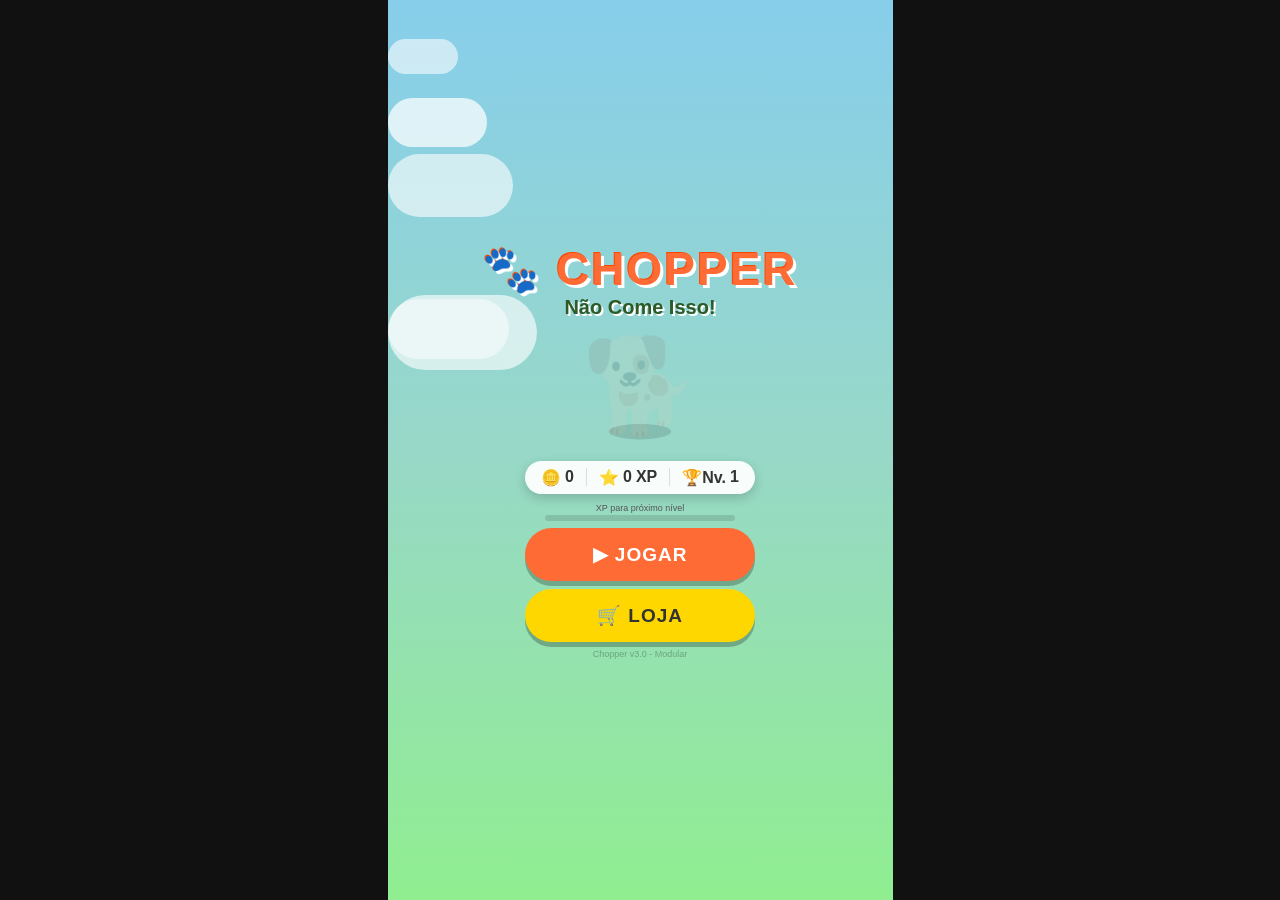
<file: jogos/chopper/index.html>
<!DOCTYPE html>
<html lang="pt-BR">
<head>
<meta charset="UTF-8">
<meta name="viewport" content="width=device-width, initial-scale=1.0, maximum-scale=1.0, user-scalable=no">
<title>Chopper: Não Come Isso!</title>
<link rel="stylesheet" href="css/style.css">
</head>
<body>
<div id="app">
  <!-- MENU -->
  <div id="menuScreen" class="screen active">
    <div class="menu-clouds" id="menuClouds"></div>
    <div class="menu-content">
      <div class="game-title"><h1>🐾 CHOPPER</h1><h2>Não Come Isso!</h2></div>
      <canvas id="menuCv"></canvas>
      <div class="stats-bar">
        <div class="stat-i">🪙<span id="mGold">0</span></div>
        <div class="sdiv"></div>
        <div class="stat-i">⭐<span id="mXP">0</span>XP</div>
        <div class="sdiv"></div>
        <div class="stat-i">🏆Nv.<span id="mLv">1</span></div>
      </div>
      <div class="xp-wrap">
        <div class="xp-lbl">XP para próximo nível</div>
        <div class="xp-bg"><div class="xp-fill" id="mXpBar" style="width:0%"></div></div>
      </div>
      <button class="mbtn btn-play" id="btnPlay">▶ JOGAR</button>
      <button class="mbtn btn-shop" id="btnShop">🛒 LOJA</button>
      <div class="ver-tag">Chopper v3.0 - Modular</div>
    </div>
  </div>

  <!-- FASES -->
  <div id="phaseScreen" class="screen">
    <div style="background:linear-gradient(180deg,#2d5a27,#1a3a1a);padding:13px;display:flex;flex-direction:column;align-items:center;gap:9px;height:100%;overflow-y:auto;">
      <div class="ph-title">🗺️ Selecione a Fase</div>
      <div class="ph-grid" id="phGrid"></div>
      <button class="btn-back" id="backFromPhases">← Voltar</button>
    </div>
  </div>

  <!-- LOJA -->
  <div id="shopScreen" class="screen">
    <div style="background:linear-gradient(180deg,#1a0533,#2d0a5c);padding:13px;display:flex;flex-direction:column;align-items:center;gap:7px;height:100%;overflow-y:auto;">
      <div class="sh-title">🛒 Loja</div>
      <div class="sh-gold">🪙 <span id="shGold">0</span> Gold</div>
      <div class="sh-tabs" id="shTabs"></div>
      <div class="sh-grid" id="shGrid"></div>
      <button class="btn-back" id="backFromShop">← Voltar</button>
    </div>
  </div>

  <!-- GAME -->
<div id="gameScreen" class="screen">
  <div id="hudTop"></div>

  <div id="cvWrap">
    <canvas id="gCv"></canvas>
  </div>

  <div id="hudBot">
    <div class="ab" data-action="distract">
      <div class="ab-icon" id="distractIcon">🧸</div><div class="ab-lbl">Distrair</div>
      <div class="ab-cnt" id="cnDistract">3</div>
      <div class="cd-bar" id="cdDistract" style="width:0%"></div>
    </div>

    <div class="ab" data-action="call">
      <div class="ab-icon">🏠</div><div class="ab-lbl">Chamar</div>
      <div class="ab-cnt" id="cnCall">∞</div>
      <div class="cd-bar" id="cdCall" style="width:0%"></div>
    </div>

    <div class="ab" data-action="clean">
      <div class="ab-icon">🧹</div><div class="ab-lbl">Limpar</div>
      <div class="ab-cnt" id="cnClean">∞</div>
      <div class="cd-bar" id="cdClean" style="width:0%"></div>
    </div>

    <div class="ab" data-action="medicine">
      <div class="ab-icon">💊</div><div class="ab-lbl">Remédio</div>
      <div class="ab-cnt" id="cnMedicine">1</div>
      <div class="cd-bar" id="cdMedicine" style="width:0%"></div>
    </div>
  </div>
</div>

  <!-- FIM -->
  <div id="endScreen" class="screen">
    <div class="end-title" id="endTitle">🎉 FASE COMPLETA!</div>
    <canvas id="endCv"></canvas>
    <div class="stars-row" id="starsRow">⭐⭐⭐</div>
    <div class="end-stats" id="endStats"></div>
    <div class="end-rew" id="endRew"></div>
    <div class="ate-box" id="ateBox" style="display:none"></div>
    <div class="end-btns" id="endBtns"></div>
  </div>

  <div id="notif"></div>
</div>

<script type="module" src="js/main.js"></script>
</body>
</html>
</file>
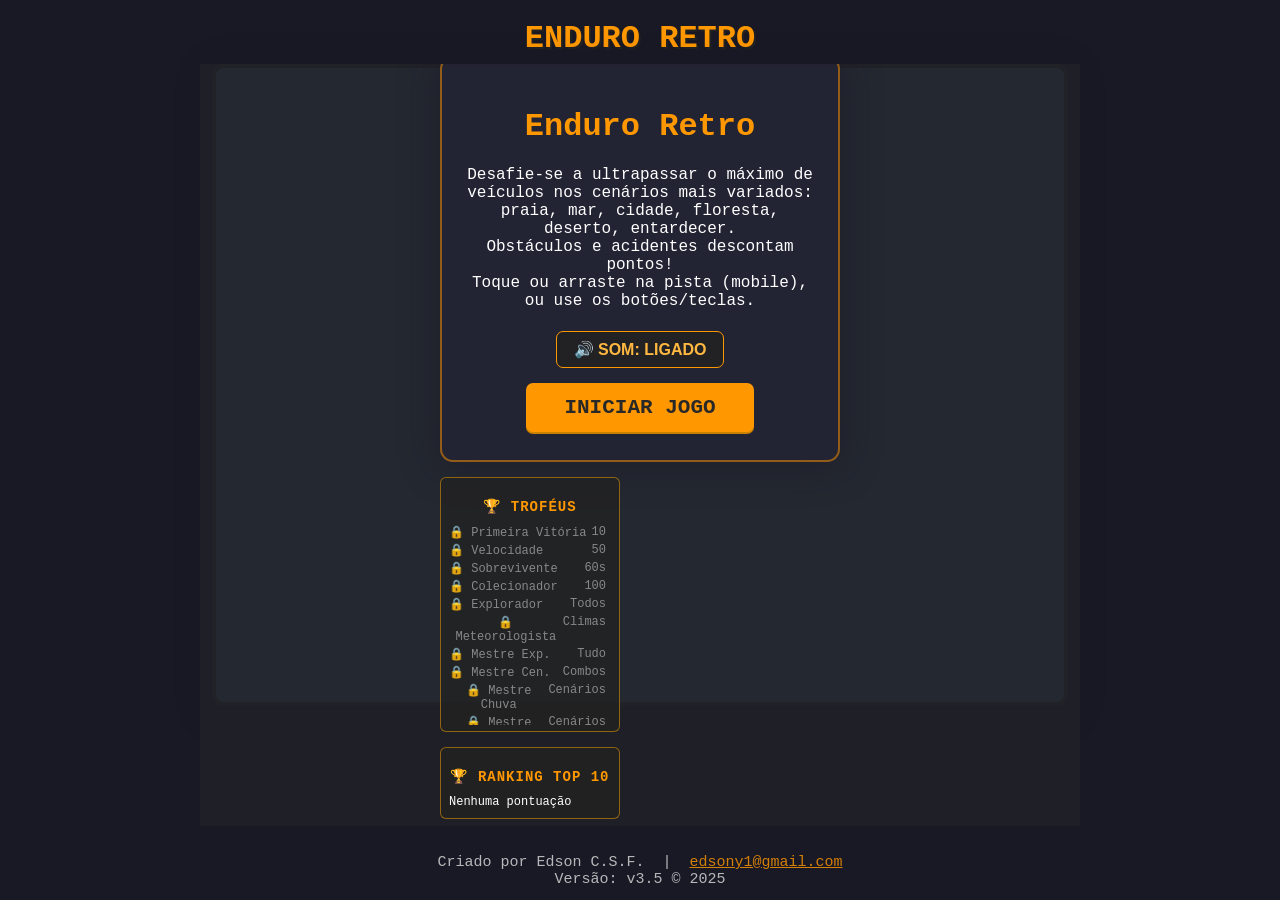
<file: jogos/enduro-retro/index.html>
<!DOCTYPE html>
<html lang="pt-BR">
<head>
<meta charset="UTF-8">
<meta name="viewport" content="width=device-width, initial-scale=1.0, user-scalable=no">
<title>Enduro Retro Aprimorado</title>
<style>
    body {
        background: #191825;
        color: #fff;
        font-family: 'Courier New', monospace;
        margin: 0;
        min-height: 100vh;
        display: flex;
        flex-direction: column;
        align-items: center;
        overflow-x: hidden;
    }
    .game-title { 
        font-size: 32px;
        color: #ff9800;
        font-weight: bold;
        text-shadow: 2px 2px 0 #222;
        margin-top: 20px;
        margin-bottom: 7px;
        text-align: center;
    }
    .main-container { 
        max-width: 880px;
        width: 100%;
        position: relative;
        padding: 0 10px;
        display: flex;
        flex-direction: column;
        box-sizing: border-box;
        flex-grow: 1;
    }
    #gameCanvas { 
        display: block;
        margin: 0 auto;
        border: 4px solid #444;
        border-radius: 12px;
        box-shadow: 0 6px 34px #19182560;
        background-color: #77ceeb;
        image-rendering: pixelated;
        touch-action: none;
        box-sizing: border-box;
    }
    .start-screen, .end-screen { 
        position: absolute;
        inset: 0;
        z-index: 5;
        display: flex;
        flex-direction: column;
        align-items: center;
        justify-content: center;
        text-align: center;
        gap: 14px;
        background: rgba(32, 32, 40, 0.95);
        transition: opacity 0.5s;
        padding: 20px;
        box-sizing: border-box;
        overflow-y: auto;
    }
    .screen-card {
        background: #232335dd;
        border-radius: 13px;
        border: 2px solid #ff980080;
        box-shadow: 0 2px 36px #19182599;
        padding: 28px 24px;
        width: 90%;
        max-width: 400px;
        box-sizing: border-box;
        margin: auto;
    }
    .start-btn, .restart-btn {
        font-size: 21px;
        font-family: inherit;
        font-weight: bold;
        padding: 13px 38px;
        border-radius: 7px;
        border: none;
        background: #ff9800;
        color: #282828;
        margin-top: 15px;
        box-shadow: 0 2px #c88100;
        cursor: pointer;
        transition: 0.18s;
    }
    .start-btn:hover, .restart-btn:hover {
        background: #ffaa36;
    }
    .footer-info {
        margin: 28px auto 12px auto;
        text-align: center;
        color: #ddd;
        font-size: 15px;
        opacity: 0.81;
    }
    .ranking, .trophies {
        margin: 0;
        background: #222c;
        padding: 6px 8px;
        border-radius: 6px;
        border: 1px solid #ffa80080;
        width: 100%;
        max-width: 180px;
        box-sizing: border-box;
    }
    .ranking h3, .trophies h3 {
        color: #ff9800;
        font-size: 14px;
        margin-bottom: 4px;
        letter-spacing: 1px;
        text-align: center;
    }
    .ranking-item, .trophy-item {
        display: flex;
        justify-content: space-between;
        margin-bottom: 3px;
        font-size: 12px;
    }
    .ranking .name {
        width: 60px;
        overflow: hidden;
        text-overflow: ellipsis;
    }
    .trophy-item.unlocked {
        color: #ff9800;
    }
    .trophy-item.locked {
        color: #888;
    }
    .control-btn {
        font-size: 18px;
        background: #191825;
        color: #fff;
        padding: 12px 18px;
        border: 2px solid #ff9800;
        margin: 8px 18px;
        border-radius: 10px;
        cursor: pointer;
        font-weight: bold;
        box-shadow: 0 3px #ffb840;
        transition: 0.18s;
    }
    .control-btn:hover {
        background: #242447;
    }
    .game-info {
        display: flex;
        gap: 28px;
        font-size: 16px;
        justify-content: center;
        margin: 12px 0;
        flex-wrap: wrap;
    }
    .info-item {
        display: flex;
        align-items: center;
        gap: 7px;
        background: #222c;
        padding: 8px 14px;
        border-radius: 5px;
    }
    .sound-toggle {
        background: #222c;
        color: #ffb840;
        border: 1px solid #ff9800;
        padding: 8px 17px;
        border-radius: 7px;
        margin-top: 5px;
        font-size: 16px;
        font-weight: bold;
        cursor: pointer;
        transition: background 0.18s;
    }
    .sound-toggle:hover {
        background: #333f;
    }
    .on-screen-message {
        position: absolute;
        top: 25%; /* Posição ajustada para baixo */
        left: 50%;
        transform: translate(-50%, 0);
        color: #ffbc38;
        font-weight: bold;
        font-size: 19px;
        text-shadow: 2px 2px 4px #000;
        z-index: 10;
        background: rgba(22, 22, 22, 0.7);
        border-radius: 9px;
        padding: 8px 18px;
        opacity: 0;
        transition: opacity 0.7s;
    }
    .trophy-message {
        position: absolute;
        top: 20%;
        left: 50%;
        transform: translate(-50%, 0);
        color: #ff9800;
        font-weight: bold;
        font-size: 28px;
        text-shadow: 0 0 10px #ff9800, 0 0 20px #ff9800;
        z-index: 15;
        background: rgba(22, 22, 22, 0.9);
        border: 3px solid #ff9800;
        border-radius: 15px;
        padding: 15px 25px;
        opacity: 0;
        transition: opacity 0.7s;
        animation: pulse 2s infinite;
    }
    @keyframes pulse {
        0% { transform: translate(-50%, 0) scale(1); }
        50% { transform: translate(-50%, 0) scale(1.05); }
        100% { transform: translate(-50%, 0) scale(1); }
    }
    .game-panels {
        display: flex;
        justify-content: space-between;
        margin-bottom: 8px;
        gap: 10px;
        width: 100%;
        box-sizing: border-box;
    }
    .game-panels .ranking, .game-panels .trophies {
        flex: 1;
        max-width: none;
        box-sizing: border-box;
    }
    .menu-container {
        display: flex;
        flex-direction: column;
        align-items: center;
        width: 100%;
    }
    .menu-section {
        margin-bottom: 15px;
        width: 100%;
        max-width: 400px;
    }
    .trophies-scroll, .ranking-scroll { /* Adicionado .ranking-scroll */
        max-height: 200px;
        overflow-y: auto;
        margin-top: 10px;
        padding-right: 5px; /* Espaço para a barra de rolagem */
    }
    /* Estilização da barra de rolagem */
    .trophies-scroll::-webkit-scrollbar, .ranking-scroll::-webkit-scrollbar {
        width: 8px;
    }
    .trophies-scroll::-webkit-scrollbar-track, .ranking-scroll::-webkit-scrollbar-track {
        background: #222c;
    }
    .trophies-scroll::-webkit-scrollbar-thumb, .ranking-scroll::-webkit-scrollbar-thumb {
        background-color: #ff9800;
        border-radius: 10px;
        border: 2px solid #222c;
    }
    @media (max-width: 700px) {
        .main-container { 
            max-width: 100vw;
            padding: 0 5px;
            box-sizing: border-box;
        }
        #gameCanvas { 
            width: 100% !important; 
            height: auto !important;
            max-height: 60vh;
            box-sizing: border-box;
        }
        .game-title { 
            font-size: 18px;
            margin-top: 10px;
        }
        .screen-card {
            padding: 14px 5px;
            width: 90%;
            max-width: 350px;
            box-sizing: border-box;
        }
        .ranking, .trophies {
            max-width: 250px;
            font-size: 12px;
            padding: 6px 8px;
            box-sizing: border-box;
        }
        .ranking h3, .trophies h3 {
            font-size: 14px;
            margin-bottom: 4px;
        }
        .ranking-item, .trophy-item {
            font-size: 11px;
            margin-bottom: 2px;
        }
        .info-item {
            padding: 8px 2px;
            font-size: 13px;
        }
        .control-btn {
            font-size: 14px;
            padding: 10px 8px;
            margin: 5px;
        }
        .on-screen-message {
            font-size: 13px;
            padding: 6px 11px;
        }
        .trophy-message {
            font-size: 20px;
            padding: 10px 15px;
        }
        .start-btn, .restart-btn {
            font-size: 16px;
            padding: 10px 20px;
            width: 100%;
            max-width: 250px;
        }
        .sound-toggle {
            font-size: 14px;
            padding: 6px 12px;
            margin-top: 10px;
        }
        input[type="text"] {
            width: 100%;
            max-width: 200px;
            padding: 8px;
            font-size: 14px;
            margin: 5px 0;
            box-sizing: border-box;
        }
        .main-container > div:last-of-type {
            display: flex;
            justify-content: center;
            margin-top: 10px;
        }
        .game-panels {
            flex-direction: column;
        }
    }
</style>
</head>
<body>
<div class="game-title">ENDURO RETRO</div>
<div class="main-container" style="position:relative;">
    <div id="startScreen" class="start-screen" style="display:flex;">
        <div class="menu-container">
            <div class="screen-card menu-section">
                <h1 style="color:#ff9800;">Enduro Retro</h1>
                <p>
                    Desafie-se a ultrapassar o máximo de veículos nos cenários mais variados:<br>
                    praia, mar, cidade, floresta, deserto, entardecer.<br>
                    Obstáculos e acidentes descontam pontos! <br>
                    Toque ou arraste na pista (mobile), ou use os botões/teclas.
                </p>
                <button class="sound-toggle" id="menuSoundToggle">🔊 SOM: LIGADO</button><br>
                <button class="start-btn" id="startBtn">INICIAR JOGO</button>
            </div>
            
            <div class="menu-section">
                <div class="trophies" id="trophiesMenu">
                    <h3>🏆 TROFÉUS</h3>
                    <div class="trophies-scroll" id="trophiesListMenu"></div>
                </div>
            </div>
            
            <div class="menu-section">
                <div class="ranking" id="rankingMenu">
                    <h3>🏆 RANKING TOP 10</h3>
                    <div class="ranking-scroll" id="rankingListMenu"></div>
                </div>
            </div>
        </div>
    </div>
    <div id="endScreen" class="end-screen" style="display:none;">
        <div class="screen-card">
            <h2 style="color:#ff2400;">FIM DE JOGO</h2>
            <div style="font-size:22px;margin-bottom:10px;">
                <span id="finalScore">0</span> veículos ultrapassados
            </div>
            <div style="font-size:16px;">Tempo: <span id="finalTime">0</span>s</div>
            <div id="highScoreText" style="color:#ff9800;font-size:21px;margin:10px;"></div>
            <input type="text" id="playerName" placeholder="Seu nome" maxlength="10" style="font-size:16px;margin:10px 0; text-align:center; border-radius: 5px; border: 1px solid #ff9800; background: #333; color: #fff;">
            <button class="restart-btn" id="saveScoreBtn">SALVAR E JOGAR NOVAMENTE</button>
            <button class="restart-btn" id="menuBtn" style="background:#888;">VOLTAR AO MENU</button>
            
            <div class="trophies" id="trophiesEnd">
                <h3>🏆 TROFÉUS CONQUISTADOS</h3>
                <div class="trophies-scroll" id="trophiesListEnd"></div>
            </div>
            
            <div class="ranking" id="rankingEnd">
                <h3>🏆 RANKING TOP 10</h3>
                <div class="ranking-scroll" id="rankingListEnd"></div>
            </div>
        </div>
    </div>
    
    <div class="game-panels" id="gamePanels" style="display:none;">
        <div class="trophies">
            <h3>🏆 TROFÉUS</h3>
            <div id="trophiesListGame"></div>
        </div>
        <div class="ranking">
            <h3>🏆 RANKING TOP 10</h3>
            <div id="rankingListGame"></div>
        </div>
    </div>
    
    <div class="game-info" id="gameInfo" style="display:none;">
        <div class="info-item">⏱️ Tempo: <span id="time">0</span>s</div>
        <div class="info-item">🚗 Ultrapassados: <span id="score">0</span></div>
        <div class="info-item">🚌 Ônibus: <span id="busesCount">0</span></div>
        <div class="info-item">🚛 Caminhões: <span id="trucksCount">0</span></div>
        <div class="info-item">🌤️ <span id="weather">Dia</span></div>
        <div class="info-item">❤️ Vidas: <span id="lives">3</span></div>
    </div>
    <canvas id="gameCanvas"></canvas>
    <div style="text-align:center;">
        <button class="control-btn" id="leftBtn" style="display:none;">← ESQUERDA</button>
        <button class="control-btn" id="rightBtn" style="display:none;">DIREITA →</button>
    </div>
    <div class="on-screen-message" id="onScreenMessage"></div>
    <div class="trophy-message" id="trophyMessage"></div>
</div>
<div class="footer-info">
    Criado por Edson C.S.F. &nbsp;|&nbsp; <a href="mailto:edsony1@gmail.com" style="color:#ff9800">edsony1@gmail.com</a> <br>
    Versão: v3.5 &copy; 2025
</div>
<script>
const canvas = document.getElementById('gameCanvas');
const ctx = canvas.getContext('2d');

// Responsividade canvas
function resizeCanvas() {
    const container = document.querySelector('.main-container');
    const containerWidth = container.clientWidth - 24;
    const containerHeight = window.innerHeight - 250; // Ajustado para dar mais espaço vertical ao canvas
    
    const aspectRatio = 800 / 600;
    let canvasWidth = containerWidth;
    let canvasHeight = canvasWidth / aspectRatio;
    
    if (canvasHeight > containerHeight) {
        canvasHeight = containerHeight;
        canvasWidth = canvasHeight * aspectRatio;
    }
    
    if (canvasWidth > window.innerWidth - 40) {
        canvasWidth = window.innerWidth - 40;
        canvasHeight = canvasWidth / aspectRatio;
    }
    
    canvas.style.width = canvasWidth + 'px';
    canvas.style.height = canvasHeight + 'px';
    
    canvas.width = 800;
    canvas.height = 600;
    
    game.width = 800;
    game.height = 600;
}

window.addEventListener('resize', resizeCanvas);
setTimeout(resizeCanvas, 100);

const audioContext = new (window.AudioContext || window.webkitAudioContext)();
let soundEnabled = true, engineSound = null;

function playSound(freq, dur, type='sine') {
    if (!soundEnabled || !audioContext) return;
    try {
        if (audioContext.state === 'suspended') {
            audioContext.resume();
        }
        const oscillator = audioContext.createOscillator();
        const gainNode = audioContext.createGain();
        oscillator.connect(gainNode); 
        gainNode.connect(audioContext.destination);
        oscillator.type = type; 
        oscillator.frequency.setValueAtTime(freq, audioContext.currentTime);
        gainNode.gain.setValueAtTime(0.25, audioContext.currentTime);
        gainNode.gain.exponentialRampToValueAtTime(0.01, audioContext.currentTime + dur);
        oscillator.start(audioContext.currentTime);
        oscillator.stop(audioContext.currentTime + dur);
    } catch(e) {
        console.error("Erro ao tocar som:", e);
    }
}

function startEngineSound() {
    if (!soundEnabled || engineSound || !audioContext) return;
    if (audioContext.state === 'suspended') {
        audioContext.resume();
    }
    engineSound = audioContext.createOscillator(); 
    const gainNode = audioContext.createGain();
    engineSound.connect(gainNode); 
    gainNode.connect(audioContext.destination);
    engineSound.type = 'sawtooth'; 
    engineSound.frequency.setValueAtTime(100, audioContext.currentTime);
    gainNode.gain.setValueAtTime(0.11, audioContext.currentTime); 
    engineSound.start();
}

function stopEngineSound() { 
    if (engineSound) { 
        engineSound.stop(); 
        engineSound = null; 
    } 
}

const sounds = {
    move: () => playSound(220, 0.08, 'sine'),
    crash: () => playSound(120, 0.45, 'sawtooth'),
    score: () => playSound(900, 0.10, 'square'),
    weatherChange: () => playSound(330, 0.28, 'triangle'),
    levelUp: () => playSound(720, 0.30, 'sawtooth'),
    hit: () => playSound(320, 0.18, 'square'),
    animal: () => playSound(500, 0.06, 'triangle'),
    busPass: () => playSound(450, 0.14, 'square'),
    trophy: () => playSound(880, 0.40, 'square'),
    loseLife: () => playSound(150, 0.50, 'sawtooth'),
    gainLife: () => playSound(523, 0.30, 'sine')
};

// GAME STATE
const game = {
    width: 800, 
    height: 600,
    roadWidth: 500, 
    laneWidth: 100,
    playerX: 400, 
    playerY: 480,
    playerWidth: 40, 
    playerHeight: 70,
    playerSpeed: 9, 
    basePlayerSpeed: 9,
    enemySpeed: 5, 
    enemySpawnRate: 52,
    score: 0, 
    time: 0,
    lives: 3,
    isGameOver: false, 
    isStarted: false,
    timeOfDay: 'day',
    weatherCondition: 'clear',
    scenery: 'default',
    weatherDuration: 1300, 
    weatherTimer: 0,
    lastTime: 0, 
    deltaTime: 0, 
    transitionProgress: 0,
    difficultyLevel: 0,
    busesPassed: 0,
    trucksPassed: 0,
    busesPassedForLife: 0,
    trucksPassedForLife: 0,
    livesLost: 0,
    livesGained: 0,
    collisions: 0,
    trophies: {}, // Será resetado
    visitedSceneries: [],
    visitedWeathers: [],
    visitedSceneryCombos: new Set(),
    visitedWeatherScenery: {
        rain: new Set(),
        snow: new Set(),
        dust: new Set(),
        fog: new Set(),
        clear: new Set()
    }
};

// Função para resetar os troféus
function resetTrophies() {
    game.trophies = {
        firstWin: false,
        speedDemon: false,
        survivor: false,
        collector: false,
        explorer: false,
        weatherExplorer: false,
        masterExplorer: false,
        sceneryMaster: false,
        rainMaster: false,
        snowMaster: false,
        dustMaster: false,
        fogMaster: false,
        clearMaster: false,
        lifeKing: false,
        lifeLoser: false,
        crasher: false
    };
}

let ranking = JSON.parse(localStorage.getItem('enduroRanking')) || [];

function updateRanking(name, score, time) {
    ranking.push({ name, score, time, date: new Date().toLocaleDateString() });
    ranking.sort((a, b) => b.score - a.score);
    ranking = ranking.slice(0, 10); // Aumentado para Top 10
    localStorage.setItem('enduroRanking', JSON.stringify(ranking));
    displayRanking(true, true, true); // Atualiza todos os painéis
}

function displayRanking(menu = false, end = false, gamePanel = false) {
    const destinations = [];
    if (menu) destinations.push(document.getElementById('rankingListMenu'));
    if (end) destinations.push(document.getElementById('rankingListEnd'));
    if (gamePanel) destinations.push(document.getElementById('rankingListGame'));
    
    destinations.forEach(dest => {
        if (!dest) return;
        let html = "";
        if (ranking.length === 0) {
            html = `<div class="ranking-item"><span>Nenhuma pontuação</span></div>`;
        } else {
            ranking.forEach((entry, idx) => {
                html += `<div class="ranking-item">
                    <span>${idx + 1}.</span>
                    <span class="name">${entry.name || 'Anônimo'}</span>
                    <span>${entry.score}</span>
                    <span style="opacity:.6;font-size:10px;">${entry.time}s</span>
                </div>`;
            });
        }
        dest.innerHTML = html;
    });
}

function displayTrophies(menu = false, end = false, gamePanel = false) {
    const destinations = [];
    if (menu) destinations.push(document.getElementById('trophiesListMenu'));
    if (end) destinations.push(document.getElementById('trophiesListEnd'));
    if (gamePanel) destinations.push(document.getElementById('trophiesListGame'));

    destinations.forEach(dest => {
        if (!dest) return;
        
        let html = "";
        const trophyOrder = [
            { key: 'firstWin', label: 'Primeira Vitória', goal: '10' },
            { key: 'speedDemon', label: 'Velocidade', goal: '50' },
            { key: 'survivor', label: 'Sobrevivente', goal: '60s' },
            { key: 'collector', label: 'Colecionador', goal: '100' },
            { key: 'explorer', label: 'Explorador', goal: 'Todos' },
            { key: 'weatherExplorer', label: 'Meteorologista', goal: 'Climas' },
            { key: 'masterExplorer', label: 'Mestre Exp.', goal: 'Tudo' },
            { key: 'sceneryMaster', label: 'Mestre Cen.', goal: 'Combos' },
            { key: 'rainMaster', label: 'Mestre Chuva', goal: 'Cenários' },
            { key: 'snowMaster', label: 'Mestre Neve', goal: 'Cenários' },
            { key: 'dustMaster', label: 'Mestre Poeira', goal: 'Cenários' },
            { key: 'fogMaster', label: 'Mestre Neblina', goal: 'Cenários' },
            { key: 'clearMaster', label: 'Mestre Céu Limpo', goal: 'Cenários' },
            { key: 'lifeKing', label: 'Rei da Vida', goal: '10 vidas' },
            { key: 'lifeLoser', label: 'Perdedor', goal: '10 vidas' },
            { key: 'crasher', label: 'Barbeiro', goal: '15 batidas' }
        ];

        trophyOrder.forEach(trophy => {
            const unlocked = game.trophies[trophy.key];
            html += `<div class="trophy-item ${unlocked ? 'unlocked' : 'locked'}">
                <span>${unlocked ? '🏆' : '🔒'} ${trophy.label}</span>
                <span>${unlocked ? 'OK' : trophy.goal}</span>
            </div>`;
        });
        
        dest.innerHTML = html;
    });
}

resetTrophies(); // Garante que os troféus comecem zerados
displayRanking(true, false, false);
displayTrophies(true, false, false);

let enemies = [], roadLines = [], particles = [], obstacles = [], scenery = [], streetlights = [],
    pedestrians = [], animals = [];

function initRoadLines() {
    roadLines = [];
    for (let i = 0; i < 10; i++) roadLines.push({ y: i * 80, width: game.roadWidth, height: 10 });
}

function initScenery() {
    scenery = [], streetlights = [], pedestrians = [], animals = [];
    let cnt = 30;
    for (let i = 0; i < cnt; i++) {
        let scenarioType;
        
        if (game.scenery === "desert") {
            scenarioType = Math.random() < 0.5 ? "cactus" : "rock";
        } else if (game.weatherCondition === "snow") {
            scenarioType = Math.random() < 0.8 ? "tree" : "rock";
        } else if (game.scenery === "city") {
            scenarioType = "building";
        } else if (game.scenery === "beach") {
            scenarioType = Math.random() < 0.7 ? "palmtree" : "umbrella";
        } else if (game.scenery === "sea") {
            scenarioType = Math
} else if (game.scenery === "forest") {
            scenarioType = Math.random() < 0.78 ? "tree" : "grass";
        } else {
            scenarioType = Math.random() < 0.6 ? "tree" : "grass";
        }
        
        scenery.push({
            x: Math.random() < 0.5 ? Math.random() * (game.width / 2 - game.roadWidth / 2 - 20) : game.width / 2 + game.roadWidth / 2 + Math.random() * (game.width / 2 - game.roadWidth / 2),
            y: Math.random() * game.height,
            size: Math.random() * 17 + 10,
            type: scenarioType
        });
    }
}

function roundRect(x, y, w, h, r, fill, stroke) {
    if (w < 2 * r) r = w / 2;
    if (h < 2 * r) r = h / 2;
    ctx.beginPath();
    ctx.moveTo(x + r, y);
    ctx.arcTo(x + w, y, x + w, y + h, r);
    ctx.arcTo(x + w, y + h, x, y + h, r);
    ctx.arcTo(x, y + h, x, y, r);
    ctx.arcTo(x, y, x + w, y, r);
    ctx.closePath();
    if (fill) ctx.fill();
    if (stroke) ctx.stroke();
}

function drawCar(x, y, w, h, body = '#6cf', detail = '#cfe6ff', headlights = false) {
    const r = 10;
    ctx.fillStyle = body;
    roundRect(x, y, w, h, r, true, false);
    
    ctx.fillStyle = '#0b1a24';
    roundRect(x + 8, y + 16, w - 16, h * 0.32, 8, true, false);
    
    ctx.fillStyle = detail;
    ctx.fillRect(x + w * 0.42, y + h * 0.1, w * 0.16, h * 0.06);
    
    ctx.fillStyle = '#222';
    ctx.fillRect(x + 6, y + h * 0.18, 8, h * 0.24);
    ctx.fillRect(x + w - 14, y + h * 0.18, 8, h * 0.24);
    ctx.fillRect(x + 6, y + h * 0.66, 8, h * 0.22);
    ctx.fillRect(x + w - 14, y + h * 0.66, 8, h * 0.22);
    
    if (headlights) {
        ctx.globalAlpha = 0.35;
        ctx.fillStyle = '#fff1b3';
        ctx.beginPath();
        ctx.moveTo(x + 4, y);
        ctx.lineTo(x + w - 4, y);
        ctx.lineTo(x + w + 40, y - 70);
        ctx.lineTo(x - 40, y - 70);
        ctx.closePath();
        ctx.fill();
        ctx.globalAlpha = 1;
    }
}

function drawBus(x, y, w, h, body = '#F7B801', detail = '#ffffff', headlights = false) {
    const r = 8;
    ctx.fillStyle = body;
    roundRect(x, y, w, h, r, true, false);
    
    ctx.fillStyle = detail;
    ctx.fillRect(x, y, w, 8);
    
    ctx.fillStyle = '#0b1a24';
    roundRect(x + 5, y + 12, w - 10, 15, 3, true, false);
    
    ctx.fillStyle = '#87CEEB';
    roundRect(x + 8, y + 14, 8, 11, 2, true, false);
    roundRect(x + 18, y + 14, 8, 11, 2, true, false);
    roundRect(x + 28, y + 14, 8, 11, 2, true, false);
    
    ctx.fillStyle = '#333';
    ctx.fillRect(x + w - 15, y + h * 0.6, 12, h * 0.35);
    
    ctx.fillStyle = '#222';
    ctx.fillRect(x + 5, y + h * 0.75, 10, h * 0.2);
    ctx.fillRect(x + w - 15, y + h * 0.75, 10, h * 0.2);
    
    if (headlights) {
        ctx.globalAlpha = 0.35;
        ctx.fillStyle = '#fff1b3';
        ctx.beginPath();
        ctx.moveTo(x + 4, y);
        ctx.lineTo(x + w - 4, y);
        ctx.lineTo(x + w + 40, y - 70);
        ctx.lineTo(x - 40, y - 70);
        ctx.closePath();
        ctx.fill();
        ctx.globalAlpha = 1;
    }
}

function drawTruck(x, y, w, h, body = '#6666ff', detail = '#ffffff', headlights = false) {
    ctx.fillStyle = body;
    roundRect(x, y, w, h * 0.4, 8, true, false);
    
    ctx.fillStyle = '#0b1a24';
    roundRect(x + 5, y + 5, w - 10, h * 0.25, 5, true, false);
    
    ctx.fillStyle = body;
    roundRect(x, y + h * 0.4, w, h * 0.6, 5, true, false);
    
    ctx.fillStyle = detail;
    ctx.fillRect(x + 5, y + h * 0.45, w - 10, 3);
    
    ctx.fillStyle = '#222';
    ctx.fillRect(x + 5, y + h * 0.35, 8, h * 0.15);
    ctx.fillRect(x + w - 13, y + h * 0.35, 8, h * 0.15);
    
    ctx.fillRect(x + 5, y + h * 0.75, 10, h * 0.2);
    ctx.fillRect(x + w - 15, y + h * 0.75, 10, h * 0.2);
    
    if (headlights) {
        ctx.globalAlpha = 0.35;
        ctx.fillStyle = '#fff1b3';
        ctx.beginPath();
        ctx.moveTo(x + 4, y);
        ctx.lineTo(x + w - 4, y);
        ctx.lineTo(x + w + 40, y - 70);
        ctx.lineTo(x - 40, y - 70);
        ctx.closePath();
        ctx.fill();
        ctx.globalAlpha = 1;
    }
}

class Enemy {
    constructor(lane, type = 'car', isBoss = false) {
        this.type = type;
        if (type === "car") { this.width = isBoss ? 60 : 40; this.height = isBoss ? 90 : 70; }
        else if (type === "bus") { this.width = 40; this.height = 120; }
        else if (type === "truck") { this.width = 40; this.height = 100; }
        this.lane = lane; this.isBoss = isBoss;
        this.x = game.width / 2 - game.roadWidth / 2 + lane * game.laneWidth + game.laneWidth / 2 - this.width / 2;
        this.y = -this.height;
        this.speed = game.enemySpeed + (type === "car" ? Math.random() * 2 : Math.random() * 1.2) + (isBoss ? 3 : 0);
        this.color = isBoss ? '#ff4400' : type === 'bus' ? '#F7B801' : type === 'truck' ? '#6666ff' : this.getRandomColor();
        this.laneChangeTimer = 0; this.laneChangeInterval = Math.random() * 500 + 300; this.targetX = this.x;
        this.passed = false;
    }
    getRandomColor() {
        const colors = ['#ff5555', '#55ff55', '#5555ff', '#ffff55', '#ff55ff', '#55ffff'];
        return colors[Math.floor(Math.random() * colors.length)];
    }
    update() {
        this.y += this.speed;
        if (game.score >= 85) { 
            this.laneChangeTimer++; 
            if (this.laneChangeTimer >= this.laneChangeInterval) {
                this.laneChangeTimer = 0; 
                let newLane;
                do {
                    newLane = Math.floor(Math.random() * 5);
                } while (newLane === this.lane);
                
                this.lane = newLane;
                this.targetX = game.width / 2 - game.roadWidth / 2 + newLane * game.laneWidth + game.laneWidth / 2 - (this.width / 2);
            }
            
            const diff = this.targetX - this.x;
            if (Math.abs(diff) > 1) {
                this.x += diff * 0.08;
            }
        }
    }
    draw() {
        const headlights = game.timeOfDay === 'night';
        
        if (this.type === 'car') {
            const detailColor = this.isBoss ? '#ffaaaa' : '#cfe6ff';
            drawCar(this.x, this.y, this.width, this.height, this.color, detailColor, headlights);
            
            if (this.isBoss) {
                ctx.fillStyle = '#000';
                ctx.beginPath();
                ctx.arc(this.x + this.width / 2, this.y + this.height * 0.38, 13, 0, Math.PI * 2);
                ctx.fill();
                
                ctx.fillStyle = '#fff';
                ctx.beginPath();
                ctx.arc(this.x + this.width / 2 - 6, this.y + this.height * 0.32, 2, 0, Math.PI * 2);
                ctx.fill();
                ctx.beginPath();
                ctx.arc(this.x + this.width / 2 + 6, this.y + this.height * 0.32, 2, 0, Math.PI * 2);
                ctx.fill();
                
                ctx.fillRect(this.x + this.width / 2 - 5, this.y + this.height * 0.45, 10, 4);
            }
        } 
        else if (this.type === 'bus') {
            drawBus(this.x, this.y, this.width, this.height, this.color, '#ffffff', headlights);
        }
        else if (this.type === 'truck') {
            drawTruck(this.x, this.y, this.width, this.height, this.color, '#ffffff', headlights);
        }
    }
}

class Obstacle {
    constructor(type) {
        this.type = type; this.y = -32;
        if (type === "hole") { 
            this.width = 34; 
            this.height = 34; 
            this.penalty = 1;
        }
        else if (type === "log") { 
            this.width = 30; 
            this.height = 35; 
            this.penalty = 2;
        }
        else if (type === "rock") { 
            this.width = 33; 
            this.height = 28; 
            this.penalty = Math.random() < 0.5 ? 1 : 3; 
        }
        this.x = game.width / 2 - game.roadWidth / 2 + Math.random() * game.roadWidth;
        this.color = type === 'hole' ? '#131313' : type === 'log' ? '#9b8349' : '#757575';
        this.isHit = false;
    }
    update() { this.y += game.enemySpeed; }
    draw() {
        if (this.type === 'hole') {
            ctx.fillStyle = this.color;
            ctx.beginPath(); ctx.arc(this.x + this.width / 2, this.y + this.height / 2, this.width / 2, 0, Math.PI * 2); ctx.fill();
            ctx.fillStyle = '#282828'; ctx.beginPath(); ctx.arc(this.x + this.width / 2, this.y + this.height / 2, 10, 0, Math.PI * 2); ctx.fill();
        } else if (this.type === 'log') {
            ctx.fillStyle = this.color;
            ctx.fillRect(this.x, this.y, this.width, this.height);
            ctx.strokeStyle = '#654321'; ctx.lineWidth = 2; ctx.strokeRect(this.x, this.y, this.width, this.height);
            ctx.fillStyle = '#422'; ctx.fillRect(this.x + 4, this.y + 15, 18, 7);
        } else if (this.type === 'rock') {
            ctx.fillStyle = this.color;
            if (this.penalty === 1) {
                ctx.beginPath(); ctx.arc(this.x + this.width / 2, this.y + this.height / 2, 10, 0, Math.PI * 2); ctx.fill();
            } else {
                ctx.beginPath(); ctx.arc(this.x + this.width / 2, this.y + this.height / 2, 14, 0, Math.PI * 2); ctx.fill();
            }
            ctx.fillStyle = '#eee'; ctx.beginPath(); ctx.arc(this.x + this.width / 2 + 5, this.y + this.height / 2 - 3, 5, 0, Math.PI * 2); ctx.fill();
        }
    }
}

class Pedestrian {
    constructor() {
        this.width = 15; this.height = 32;
        this.lane = Math.floor(Math.random() * 5);
        this.x = game.width / 2 - game.roadWidth / 2 + this.lane * game.laneWidth + game.laneWidth / 2 - this.width / 2;
        this.y = -this.height; this.speed = game.enemySpeed;
        this.color = Math.random() < 0.4 ? '#ff6347' : '#35ddff';
        this.penalty = 5;
    }
    update() { this.y += this.speed; }
    draw() {
        ctx.fillStyle = this.color;
        ctx.fillRect(this.x, this.y + 10, this.width, this.height - 10);
        ctx.beginPath();
        ctx.arc(this.x + this.width / 2, this.y + 8, 8, 0, Math.PI * 2);
        ctx.fill();
        ctx.fillRect(this.x - 3, this.y + 15, 5, 15);
        ctx.fillRect(this.x + this.width - 2, this.y + 15, 5, 15);
        ctx.fillRect(this.x + 2, this.y + this.height - 12, 4, 12);
        ctx.fillRect(this.x + this.width - 6, this.y + this.height - 12, 4, 12);
        ctx.fillStyle = "#fff";
        ctx.beginPath();
        ctx.arc(this.x + this.width / 2 - 3, this.y + 6, 2, 0, Math.PI * 2);
        ctx.fill();
        ctx.beginPath();
        ctx.arc(this.x + this.width / 2 + 3, this.y + 6, 2, 0, Math.PI * 2);
        ctx.fill();
    }
}

class Animal {
    constructor() {
        this.width = 26; this.height = 26;
        this.x = game.width / 2 - game.roadWidth / 2 + Math.random() * game.roadWidth;
        this.y = -this.height; this.speed = game.enemySpeed;
        this.kind = Math.random() < 0.5 ? "dog" : "fox";
        this.penalty = 4;
    }
    update() { this.y += this.speed + 0.7; }
    draw() {
        ctx.fillStyle = this.kind === "dog" ? "#ffd98b" : "#bf5520";
        ctx.fillRect(this.x, this.y, this.width, this.height);
        ctx.beginPath();
        ctx.arc(this.x + this.width / 2, this.y + this.height / 3, this.width / 3, 0, Math.PI * 2);
        ctx.fill();
        ctx.fillStyle = "#fff";
        ctx.beginPath();
        ctx.arc(this.x + this.width / 2 - 4, this.y + this.height / 3 - 2, 3, 0, Math.PI * 2);
        ctx.fill();
        ctx.beginPath();
        ctx.arc(this.x + this.width / 2 + 4, this.y + this.height / 3 - 2, 3, 0, Math.PI * 2);
        ctx.fill();
        ctx.fillStyle = "#333";
        ctx.beginPath();
        ctx.arc(this.x + this.width / 2 - 4, this.y + this.height / 3 - 2, 1, 0, Math.PI * 2);
        ctx.fill();
        ctx.beginPath();
        ctx.arc(this.x + this.width / 2 + 4, this.y + this.height / 3 - 2, 1, 0, Math.PI * 2);
        ctx.fill();
        ctx.fillStyle = this.kind === "dog" ? "#ffd98b" : "#bf5520";
        if (this.kind === "dog") {
            ctx.beginPath();
            ctx.moveTo(this.x + this.width / 4, this.y);
            ctx.lineTo(this.x + this.width / 4 - 4, this.y - 6);
            ctx.lineTo(this.x + this.width / 4 + 4, this.y - 6);
            ctx.closePath();
            ctx.fill();
            
            ctx.beginPath();
            ctx.moveTo(this.x + this.width * 3 / 4, this.y);
            ctx.lineTo(this.x + this.width * 3 / 4 - 4, this.y - 6);
            ctx.lineTo(this.x + this.width * 3 / 4 + 4, this.y - 6);
            ctx.closePath();
            ctx.fill();
        } else {
            ctx.beginPath();
            ctx.moveTo(this.x + this.width / 4, this.y);
            ctx.lineTo(this.x + this.width / 4 - 6, this.y - 10);
            ctx.lineTo(this.x + this.width / 4 + 2, this.y - 4);
            ctx.closePath();
            ctx.fill();
            
            ctx.beginPath();
            ctx.moveTo(this.x + this.width * 3 / 4, this.y);
            ctx.lineTo(this.x + this.width * 3 / 4 + 6, this.y - 10);
            ctx.lineTo(this.x + this.width * 3 / 4 - 2, this.y - 4);
            ctx.closePath();
            ctx.fill();
        }
        
        ctx.beginPath();
        ctx.moveTo(this.x + this.width, this.y + this.height / 2);
        ctx.lineTo(this.x + this.width + 8, this.y + this.height / 3);
        ctx.lineTo(this.x + this.width + 5, this.y + this.height / 2 + 5);
        ctx.closePath();
        ctx.fill();
        
        ctx.fillRect(this.x + 3, this.y + this.height - 8, 4, 8);
        ctx.fillRect(this.x + this.width - 7, this.y + this.height - 8, 4, 8);
    }
}

class Particle { 
    constructor(type) {
        this.type = type; 
        this.x = Math.random() * game.width; 
        this.y = Math.random() * game.height;
        
        if (type === 'rain') {
            this.size = Math.random() * 3 + 1;
            this.speed = Math.random() * 10 + 5;
            this.opacity = Math.random() * 0.5 + 0.5;
        } else if (type === 'snow') {
            this.size = Math.random() * 4 + 2;
            this.speed = Math.random() * 3 + 1;
            this.opacity = Math.random() * 0.5 + 0.5;
        } else if (type === 'fog') {
            this.size = Math.random() * 40 + 30;
            this.speed = Math.random() * 1 + 0.3;
            this.opacity = Math.random() * 0.3 + 0.4;
        } else if (type === 'dust') {
            this.size = Math.random() * 20 + 10;
            this.speed = Math.random() * 4 + 2;
            this.opacity = Math.random() * 0.5 + 0.4;
        }
    } 
    
    update() { 
        this.y += this.speed; 
        
        if (this.type === 'rain') { 
            this.x += Math.random() * 2 - 1; 
        } else if (this.type === 'snow') {
            this.x += Math.sin(this.y * 0.01) * 1;
        } else if (this.type === 'fog') {
            this.x += Math.random() * 0.3 - 0.15;
        } else if (this.type === 'dust') {
            this.x += Math.random() * 2 - 1;
        }
        
        if (this.y > game.height) { 
            this.y = -10; 
            this.x = Math.random() * game.width; 
        } 
    }
    
    draw() {
        ctx.globalAlpha = this.opacity;
        
        if (this.type === 'rain') { 
            ctx.strokeStyle = '#aaaaff'; 
            ctx.lineWidth = this.size; 
            ctx.beginPath(); 
            ctx.moveTo(this.x, this.y); 
            ctx.lineTo(this.x, this.y + 10); 
            ctx.stroke(); 
        } else if (this.type === 'snow') { 
            ctx.fillStyle = '#fff'; 
            ctx.beginPath(); 
            ctx.arc(this.x, this.y, this.size, 0, Math.PI * 2); 
            ctx.fill(); 
        } else if (this.type === 'fog') {
            ctx.fillStyle = '#f0f0f0';
            ctx.beginPath();
            ctx.arc(this.x, this.y, this.size, 0, Math.PI * 2);
            ctx.fill();
        } else if (this.type === 'dust') {
            ctx.fillStyle = '#d2b48c';
            ctx.beginPath();
            ctx.arc(this.x, this.y, this.size, 0, Math.PI * 2);
            ctx.fill();
        }
        
        ctx.globalAlpha = 1;
    }
}

function initWeatherParticles() {
    particles = []; 
    
    if (game.weatherCondition === 'rain') { 
        for (let i = 0; i < 95; i++) particles.push(new Particle('rain')); 
    } else if (game.weatherCondition === 'snow') { 
        for (let i = 0; i < 68; i++) particles.push(new Particle('snow')); 
    } else if (game.weatherCondition === 'fog') { 
        for (let i = 0; i < 30; i++) particles.push(new Particle('fog'));
    } else if (game.weatherCondition === 'dust') { 
        for (let i = 0; i < 80; i++) particles.push(new Particle('dust')); 
    }
}

function drawRoad() {
    let roadColor = '#333';
    
    if (game.scenery === 'desert') {
        roadColor = '#d6a15a';
    } else if (game.weatherCondition === 'snow') {
        roadColor = '#e0e0e0';
    }
    
    ctx.fillStyle = roadColor;
    ctx.fillRect(game.width / 2 - game.roadWidth / 2, 0, game.roadWidth, game.height);
    
    ctx.fillStyle = '#fff';
    roadLines.forEach(line => {
        ctx.fillRect(game.width / 2 - game.roadWidth / 2 + game.laneWidth, line.y, 5, line.height);
        ctx.fillRect(game.width / 2 - game.roadWidth / 2 + game.laneWidth * 2, line.y, 5, line.height);
        ctx.fillRect(game.width / 2 - game.roadWidth / 2 + game.laneWidth * 3, line.y, 5, line.height);
        ctx.fillRect(game.width / 2 - game.roadWidth / 2 + game.laneWidth * 4, line.y, 5, line.height);
    });
    
    ctx.fillStyle = '#FFD700';
    ctx.fillRect(game.width / 2 - game.roadWidth / 2 - 5, 0, 5, game.height);
    ctx.fillRect(game.width / 2 + game.roadWidth / 2, 0, 5, game.height);
    
    roadLines.forEach(line => { 
        line.y += game.enemySpeed; 
        if (line.y > game.height) line.y = -line.height; 
    });
}

function drawPlayer() {
    const centerX = game.playerX, centerY = game.playerY;
    const headlights = game.timeOfDay === 'night';
    drawCar(centerX - game.playerWidth / 2, centerY, game.playerWidth, game.playerHeight, '#00ff35', '#abf7b8', headlights);
}

function drawHUD() { 
    document.getElementById('time').textContent = Math.floor(game.time); 
    document.getElementById('score').textContent = game.score;
    document.getElementById('lives').textContent = game.lives;
    document.getElementById('busesCount').textContent = game.busesPassed;
    document.getElementById('trucksCount').textContent = game.trucksPassed;
    
    let timeText = game.timeOfDay === "night" ? "Noite" : 
        game.timeOfDay === "sunset" ? "Entardecer" : "Dia";
    
    let weatherText = game.weatherCondition === "clear" ? "Céu Limpo" : 
        game.weatherCondition === "rain" ? "Chuva" : 
        game.weatherCondition === "snow" ? "Neve" :
        game.weatherCondition === "fog" ? "Neblina" :
        game.weatherCondition === "dust" ? "Poeira" : "Céu Limpo";
    
    let sceneryText = game.scenery === "default" ? "Estrada" : 
        game.scenery === "beach" ? "Praia" : 
        game.scenery === "sea" ? "Mar" :
        game.scenery === "forest" ? "Floresta" :
        game.scenery === "city" ? "Cidade" :
        game.scenery === "desert" ? "Deserto" : "Estrada";
    
    document.getElementById('weather').textContent = `${timeText} | ${weatherText} | ${sceneryText}`;
}

function showOnScreenMessage(msg) {
    const el = document.getElementById('onScreenMessage'); 
    el.textContent = msg; 
    el.style.opacity = 1; 
    setTimeout(() => { 
        el.style.opacity = 0; 
    }, 1500);
}

function showTrophyMessage(msg) {
    const el = document.getElementById('trophyMessage'); 
    el.textContent = msg; 
    el.style.opacity = 1; 
    setTimeout(() => { 
        el.style.opacity = 0; 
    }, 3000);
}

function drawWeatherEffects() {
    ctx.globalAlpha = game.transitionProgress > 0 ? game.transitionProgress : 1;
    
    if (game.timeOfDay === 'night') { 
        ctx.fillStyle = 'rgba(0,0,50,0.7)'; 
        ctx.fillRect(0, 0, game.width, game.height); 
    } else if (game.timeOfDay === 'sunset') { 
        let grad = ctx.createLinearGradient(0, 0, 0, game.height); 
        grad.addColorStop(0, "#fef6e7"); 
        grad.addColorStop(.48, "#f8b961"); 
        grad.addColorStop(1, "#f65a29"); 
        ctx.fillStyle = grad; 
        ctx.globalAlpha = .12; 
        ctx.fillRect(0, 0, game.width, game.height); 
    }
    
    if (game.weatherCondition === 'rain') { 
        ctx.fillStyle = 'rgba(100,100,160,0.22)'; 
        ctx.fillRect(0, 0, game.width, game.height); 
    } else if (game.weatherCondition === 'snow') { 
        ctx.fillStyle = 'rgba(220,220,255,0.30)'; 
        ctx.fillRect(0, 0, game.width, game.height); 
    } else if (game.weatherCondition === 'fog') { 
        ctx.fillStyle = 'rgba(200,200,200,0.50)';
        ctx.fillRect(0, 0, game.width, game.height); 
    } else if (game.weatherCondition === 'dust') { 
        ctx.fillStyle = 'rgba(210,180,140,0.60)'; 
        ctx.fillRect(0, 0, game.width, game.height); 
    }
    
    ctx.globalAlpha = 1; 
    
    particles.forEach(p => { 
        p.update(); 
        p.draw(); 
    });
}

function drawScenery() {
    scenery.forEach(item => {
        if (game.scenery === 'desert') {
            if (item.type === "cactus") { 
                ctx.fillStyle = "#bb8e38"; 
                ctx.fillRect(item.x, item.y, item.size / 4, item.size); 
                ctx.fillRect(item.x - item.size / 2, item.y + item.size / 3, item.size / 2, item.size / 3); 
            } else if (item.type === "rock") { 
                ctx.fillStyle = "#ae8e7c"; 
                ctx.beginPath(); 
                ctx.arc(item.x, item.y, item.size / 2, 0, Math.PI * 2); 
                ctx.fill();
            }
        } else if (game.weatherCondition === 'snow') {
            if (item.type === "tree") { 
                ctx.fillStyle = "#eaf6ff"; 
                ctx.beginPath(); 
                ctx.moveTo(item.x, item.y); 
                ctx.lineTo(item.x - item.size / 2, item.y + item.size); 
                ctx.lineTo(item.x + item.size / 2, item.y + item.size); 
                ctx.closePath(); 
                ctx.fill(); 
                ctx.fillStyle = "#c4dbe6"; 
                ctx.fillRect(item.x - 4, item.y + item.size, 8, 12); 
            } else if (item.type === "rock") { 
                ctx.fillStyle = "#ddeef9"; 
                ctx.beginPath(); 
                ctx.arc(item.x, item.y, item.size / 2, 0, Math.PI * 2); 
                ctx.fill(); 
            }
        } else if (game.scenery === 'city') {
            ctx.fillStyle = "#adaebb"; 
            ctx.fillRect(item.x, item.y, item.size, item.size * 2); 
            ctx.fillStyle = "#222"; 
            ctx.fillRect(item.x + item.size * 0.13, item.y + item.size * 0.13, item.size * 0.24, item.size * 0.18);
        } else if (game.scenery === 'beach') {
            if (item.type === "umbrella") { 
                ctx.fillStyle = "#fee120"; 
                ctx.beginPath(); 
                ctx.arc(item.x, item.y, item.size, Math.PI, Math.PI * 2); 
                ctx.fill(); 
                ctx.fillStyle = "#ff4081"; 
                ctx.fillRect(item.x - 3, item.y, item.size / 7, item.size); 
            } else { 
                ctx.fillStyle = "#067019"; 
                ctx.fillRect(item.x, item.y, item.size / 7, item.size); 
                ctx.fillStyle = "#f8cf51"; 
                ctx.beginPath(); 
                ctx.arc(item.x, item.y, item.size / 2, 0, Math.PI * 2); 
                ctx.fill(); 
            }
        } else if (game.scenery === 'sea') {
            if (item.type === "boat") { 
                ctx.fillStyle = "#028be2"; 
                ctx.fillRect(item.x, item.y, item.size * 1.2, item.size / 4); 
                ctx.fillStyle = "#f4e13b"; 
                ctx.fillRect(item.x + 3, item.y - 3, item.size / 5, item.size / 2); 
            } else { 
                ctx.fillStyle = "#fff"; 
                ctx.beginPath(); 
                ctx.arc(item.x, item.y, item.size / 2, 0, Math.PI * 2); 
                ctx.fill(); 
            }
        } else if (game.scenery === 'forest') {
            if (item.type === "tree") { 
                ctx.fillStyle = "#348b22"; 
                ctx.beginPath(); 
                ctx.moveTo(item.x, item.y); 
                ctx.lineTo(item.x - item.size / 2, item.y + item.size); 
                ctx.lineTo(item.x + item.size / 2, item.y + item.size); 
                ctx.closePath(); 
                ctx.fill(); 
                ctx.fillStyle = "#4f321b"; 
                ctx.fillRect(item.x - 3, item.y + item.size, 7, 15); 
            } else { 
                ctx.fillStyle = "#60b943"; 
                ctx.fillRect(item.x, item.y, item.size / 2, item.size / 3); 
            }
        } else if (game.timeOfDay === 'sunset') {
            ctx.fillStyle = "#fd6e0c"; 
            ctx.beginPath(); 
            ctx.moveTo(item.x, item.y); 
            ctx.lineTo(item.x - item.size / 2, item.y + item.size); 
            ctx.lineTo(item.x + item.size / 2, item.y + item.size); 
            ctx.closePath(); 
            ctx.fill(); 
            ctx.fillStyle = "#d6521a"; 
            ctx.fillRect(item.x - 4, item.y + item.size, 8, 19); 
        } else {
            ctx.fillStyle = "#228b22"; 
            ctx.beginPath(); 
            ctx.moveTo(item.x, item.y); 
            ctx.lineTo(item.x - item.size / 2, item.y + item.size); 
            ctx.lineTo(item.x + item.size / 2, item.y + item.size); 
            ctx.closePath(); 
            ctx.fill(); 
            ctx.fillStyle = "#654321"; 
            ctx.fillRect(item.x - 3, item.y + item.size, 6, 15); 
        }
        item.y += game.enemySpeed; 
        if (item.y > game.height) { 
            item.y = -item.size; 
            item.x = Math.random() < 0.5 ? Math.random() * (game.width / 2 - game.roadWidth / 2 - 20) : game.width / 2 + game.roadWidth / 2 + Math.random() * (game.width / 2 - game.roadWidth / 2); 
        }
    });
}

function updateWeather() {
    game.weatherTimer++;
    
    if (game.weatherTimer >= game.weatherDuration) {
        game.weatherTimer = 0;
        
        const timesOfDay = ['day', 'sunset', 'night'];
        const currentIndex = timesOfDay.indexOf(game.timeOfDay);
        game.timeOfDay = timesOfDay[(currentIndex + 1) % timesOfDay.length];
        
        const weatherConditions = ['clear', 'rain', 'snow', 'fog', 'dust'];
        game.weatherCondition = weatherConditions[Math.floor(Math.random() * weatherConditions.length)];
        
        if (!game.visitedWeathers.includes(game.weatherCondition)) {
            game.visitedWeathers.push(game.weatherCondition);
        }
        
        const sceneries = ['default', 'beach', 'sea', 'forest', 'city', 'desert'];
        game.scenery = sceneries[Math.floor(Math.random() * sceneries.length)];
        
        if (!game.visitedSceneries.includes(game.scenery)) {
            game.visitedSceneries.push(game.scenery);
        }
        
        const comboKey = `${game.scenery}_${game.weatherCondition}_${game.timeOfDay}`;
        game.visitedSceneryCombos.add(comboKey);
        
        game.visitedWeatherScenery[game.weatherCondition].add(game.scenery);
        
        game.transitionProgress = 1;
        initWeatherParticles(); 
        sounds.weatherChange(); 
        initScenery();
    }
}

function updateDifficulty() {
    const curr = game.difficultyLevel;
    if (game.score >= 45 && curr < 1) { 
        game.difficultyLevel = 1; 
        game.enemySpeed += 0.6; 
        showOnScreenMessage('Dificuldade aumentou!'); 
        sounds.levelUp(); 
    } else if (game.score >= 95 && curr < 2) { 
        game.difficultyLevel = 2; 
        game.enemySpeed += 0.9; 
        showOnScreenMessage('Mais caminhões e ônibus!'); 
        sounds.levelUp(); 
    } else if (game.score >= 145 && curr < 3) { 
        game.difficultyLevel = 3; 
        game.enemySpeed += 0.7; 
        showOnScreenMessage('Ação acelerada!'); 
        sounds.levelUp(); 
    } else if (game.score >= 200 && curr < 4) { 
        game.difficultyLevel = 4; 
        game.enemySpeed += 0.8; 
        showOnScreenMessage('Chefes na pista!'); 
        sounds.levelUp(); 
    } else if (game.score >= 260 && curr < 5) { 
        game.difficultyLevel = 5; 
        game.enemySpeed += 1.1; 
        showOnScreenMessage('Velocidade máxima!'); 
        sounds.levelUp(); 
    }
}

function checkTrophies() {
    let gainedLife = false;
    
    const gainLifeForTrophy = () => {
        if (!gainedLife) {
            game.lives++;
            game.livesGained++;
            gainedLife = true;
            sounds.gainLife();
            showOnScreenMessage('Vida extra! +1 ❤️');
        }
    };

    const unlockTrophy = (key, message) => {
        game.trophies[key] = true;
        showTrophyMessage(`🏆 TROFÉU: ${message}!`);
        sounds.trophy();
        displayTrophies(false, false, true);
        gainLifeForTrophy();
    };

    if (game.score >= 10 && !game.trophies.firstWin) unlockTrophy('firstWin', 'Primeira Vitória');
    if (game.score >= 50 && !game.trophies.speedDemon) unlockTrophy('speedDemon', 'Demônio da Velocidade');
    if (game.time >= 60 && !game.trophies.survivor) unlockTrophy('survivor', 'Sobrevivente');
    if (game.score >= 100 && !game.trophies.collector) unlockTrophy('collector', 'Colecionador');

    const allSceneries = ['default', 'beach', 'sea', 'forest', 'city', 'desert'];
    if (allSceneries.every(s => game.visitedSceneries.includes(s)) && !game.trophies.explorer) {
        unlockTrophy('explorer', 'Explorador');
    }
    
    const allWeathers = ['clear', 'rain', 'snow', 'fog', 'dust'];
    if (allWeathers.every(w => game.visitedWeathers.includes(w)) && !game.trophies.weatherExplorer) {
        unlockTrophy('weatherExplorer', 'Meteorologista');
    }
    
    if (game.trophies.explorer && game.trophies.weatherExplorer && !game.trophies.masterExplorer) {
        unlockTrophy('masterExplorer', 'Mestre Explorador');
    }
    
    if (game.visitedSceneryCombos.size >= 90 && !game.trophies.sceneryMaster) unlockTrophy('sceneryMaster', 'Mestre de Cenários');
    if (game.visitedWeatherScenery.rain.size >= 6 && !game.trophies.rainMaster) unlockTrophy('rainMaster', 'Mestre da Chuva');
    if (game.visitedWeatherScenery.snow.size >= 6 && !game.trophies.snowMaster) unlockTrophy('snowMaster', 'Mestre da Neve');
    if (game.visitedWeatherScenery.dust.size >= 6 && !game.trophies.dustMaster) unlockTrophy('dustMaster', 'Mestre da Poeira');
    if (game.visitedWeatherScenery.fog.size >= 6 && !game.trophies.fogMaster) unlockTrophy('fogMaster', 'Mestre da Neblina');
    if (game.visitedWeatherScenery.clear.size >= 6 && !game.trophies.clearMaster) unlockTrophy('clearMaster', 'Mestre do Céu Limpo');
    
    if (game.livesGained >= 10 && !game.trophies.lifeKing) unlockTrophy('lifeKing', 'Rei da Vida');
    
    if (game.livesLost >= 10 && !game.trophies.lifeLoser) {
        game.trophies.lifeLoser = true;
        showTrophyMessage('🏆 TROFÉU: Perdedor!');
        sounds.trophy();
        displayTrophies(false, false, true);
    }
    
    if (game.collisions >= 15 && !game.trophies.crasher) {
        game.trophies.crasher = true;
        showTrophyMessage('🏆 TROFÉU: Barbeiro!');
        sounds.trophy();
        displayTrophies(false, false, true);
    }
}

function spawnEnemy() {
    const lane = Math.floor(Math.random() * 5);
    let type = 'car';
    
    if (game.difficultyLevel >= 2) {
        const rand = Math.random();
        if (rand < 0.15) type = 'bus';
        else if (rand < 0.3) type = 'truck';
    }
    
    const isBoss = game.difficultyLevel >= 4 && Math.random() < 0.1;
    enemies.push(new Enemy(lane, type, isBoss));
}

function spawnObstacle() {
    if (Math.random() < 0.02) {
        const types = ['hole', 'log', 'rock'];
        const type = types[Math.floor(Math.random() * types.length)];
        obstacles.push(new Obstacle(type));
    }
}

function spawnPedestrian() {
    if (Math.random() < 0.01) {
        pedestrians.push(new Pedestrian());
    }
}

function spawnAnimal() {
    if (Math.random() < 0.008) {
        animals.push(new Animal());
    }
}

function update(currentTime) {
    if (!game.isStarted || game.isGameOver) return;
    
    if (game.lastTime === 0) game.lastTime = currentTime;
    game.deltaTime = (currentTime - game.lastTime) / 1000;
    game.lastTime = currentTime;
    
    game.time += game.deltaTime;
    
    if (game.transitionProgress > 0) {
        game.transitionProgress -= 0.01;
        if (game.transitionProgress < 0) game.transitionProgress = 0;
    }
    
    updateWeather();
    updateDifficulty();
    checkTrophies();
    
    if (Math.random() < 0.02 + (game.difficultyLevel * 0.005)) {
        spawnEnemy();
    }
    
    spawnObstacle();
    spawnPedestrian();
    spawnAnimal();
    
    enemies.forEach(enemy => enemy.update());
    enemies = enemies.filter(enemy => enemy.y < game.height + 100);
    
    obstacles.forEach(obstacle => obstacle.update());
    obstacles = obstacles.filter(obstacle => obstacle.y < game.height + 50);
    
    pedestrians.forEach(pedestrian => pedestrian.update());
    pedestrians = pedestrians.filter(pedestrian => pedestrian.y < game.height + 50);
    
    animals.forEach(animal => animal.update());
    animals = animals.filter(animal => animal.y < game.height + 50);
    
    checkCollisions();
    checkPassings();
    drawHUD();
}

function checkCollisions() {
    const check = (list, onCollision) => {
        list.forEach((item, index) => {
            if (isColliding(
                game.playerX - game.playerWidth / 2, game.playerY, game.playerWidth, game.playerHeight,
                item.x, item.y, item.width, item.height
            )) {
                onCollision(item, index);
            }
        });
    };

    check(enemies, (enemy, index) => {
        game.collisions++;
        
        if (enemy.type === 'bus' || enemy.type === 'truck') {
            game.lives -= 2;
            game.livesLost += 2;
            showOnScreenMessage(`Colisão! -2 vidas`);
            if (enemy.type === 'bus') game.busesPassedForLife = Math.max(0, game.busesPassedForLife - 20);
            else game.trucksPassedForLife = Math.max(0, game.trucksPassedForLife - 20);
        } else {
            game.lives--;
            game.livesLost++;
            game.score = Math.max(0, game.score - 20);
            showOnScreenMessage('Colisão! -1 vida e -20 pontos');
        }
        sounds.loseLife();
        enemies.splice(index, 1);
        if (game.lives <= 0) endGame();
    });
    
    check(obstacles, (obstacle) => {
        if (!obstacle.isHit) {
            game.score = Math.max(0, game.score - obstacle.penalty);
            sounds.hit();
            showOnScreenMessage(`${obstacle.type.charAt(0).toUpperCase() + obstacle.type.slice(1)}! -${obstacle.penalty} ponto${obstacle.penalty > 1 ? 's' : ''}`);
            obstacle.isHit = true;
        }
    });
    
    check(pedestrians, (pedestrian, index) => {
        game.score = Math.max(0, game.score - pedestrian.penalty);
        sounds.crash();
        showOnScreenMessage(`Atropelamento! -${pedestrian.penalty} pontos`);
        pedestrians.splice(index, 1);
    });
    
    check(animals, (animal, index) => {
        game.score = Math.max(0, game.score - animal.penalty);
        sounds.animal();
        showOnScreenMessage(`Animal! -${animal.penalty} pontos`);
        animals.splice(index, 1);
    });
}

function checkPassings() {
    enemies.forEach(enemy => {
        if (enemy.y > game.playerY + game.playerHeight && !enemy.passed) {
            enemy.passed = true;
            game.score++;
            
            if (enemy.type === 'bus') {
                game.busesPassed++;
                game.busesPassedForLife++;
                game.score += 2;
                sounds.busPass();
                if (game.busesPassedForLife >= 30) {
                    game.lives++;
                    game.livesGained++;
                    game.busesPassedForLife -= 30;
                    sounds.gainLife();
                    showOnScreenMessage('Vida extra por ônibus! +1 ❤️');
                }
            } else if (enemy.type === 'truck') {
                game.trucksPassed++;
                game.trucksPassedForLife++;
                game.score += 3; // Caminhão vale mais pontos
                sounds.busPass(); // Som similar
                if (game.trucksPassedForLife >= 30) {
                    game.lives++;
                    game.livesGained++;
                    game.trucksPassedForLife -= 30;
                    sounds.gainLife();
                    showOnScreenMessage('Vida extra por caminhão! +1 ❤️');
                }
            } else {
                sounds.score();
            }
            
            if (enemy.isBoss) {
                game.score += 5;
                showOnScreenMessage('Chefe ultrapassado! +6 pontos');
            }
        }
    });
}

function isColliding(x1, y1, w1, h1, x2, y2, w2, h2) {
    return x1 < x2 + w2 && x1 + w1 > x2 && y1 < y2 + h2 && y1 + h1 > y2;
}

function render() {
    ctx.clearRect(0, 0, game.width, game.height);
    drawScenery();
    drawRoad();
    obstacles.forEach(o => o.draw());
    animals.forEach(a => a.draw());
    pedestrians.forEach(p => p.draw());
    enemies.forEach(e => e.draw());
    drawPlayer();
    drawWeatherEffects();
}

function gameLoop(currentTime) {
    if(game.isStarted) {
        update(currentTime);
        render();
    }
    requestAnimationFrame(gameLoop);
}

function initGame() {
    game.score = 0;
    game.time = 0;
    game.lives = 3;
    game.isGameOver = false;
    game.playerX = 400;
    game.difficultyLevel = 0;
    game.enemySpeed = 5;
    game.weatherTimer = 0;
    game.transitionProgress = 0;
    game.timeOfDay = 'day';
    game.weatherCondition = 'clear';
    game.scenery = 'default';
    game.visitedSceneries = ['default'];
    game.visitedWeathers = ['clear'];
    game.busesPassed = 0;
    game.trucksPassed = 0;
    game.busesPassedForLife = 0;
    game.trucksPassedForLife = 0;
    game.livesLost = 0;
    game.livesGained = 0;
    game.collisions = 0;
    game.visitedSceneryCombos.clear();
    Object.keys(game.visitedWeatherScenery).forEach(key => game.visitedWeatherScenery[key].clear());
    
    resetTrophies(); // Reseta os troféus para o novo jogo
    
    enemies = [];
    obstacles = [];
    pedestrians = [];
    animals = [];
    
    initRoadLines();
    initScenery();
    initWeatherParticles();
    
    document.getElementById('startScreen').style.display = 'none';
    document.getElementById('endScreen').style.display = 'none';
    document.getElementById('gameInfo').style.display = 'flex';
    document.getElementById('gamePanels').style.display = 'flex';
    
    displayRanking(false, false, true);
    displayTrophies(false, false, true);
    
    if (soundEnabled) startEngineSound();
    
    game.isStarted = true;
    game.lastTime = 0;
}

function endGame() {
    game.isGameOver = true;
    game.isStarted = false;
    stopEngineSound();
    
    document.getElementById('finalScore').textContent = game.score;
    document.getElementById('finalTime').textContent = Math.floor(game.time);
    
    const isHighScore = ranking.length === 0 || game.score > (ranking[0]?.score || 0);
    document.getElementById('highScoreText').textContent = isHighScore ? 'NOVO RECORDE!' : '';
    
    document.getElementById('gameInfo').style.display = 'none';
    document.getElementById('gamePanels').style.display = 'none';
    document.getElementById('endScreen').style.display = 'flex';
    
    displayRanking(false, true, false);
    displayTrophies(false, true, false);
}

function movePlayer(direction) {
    if (!game.isStarted || game.isGameOver) return;
    
    const roadLeft = game.width / 2 - game.roadWidth / 2;
    const roadRight = game.width / 2 + game.roadWidth / 2;
    
    if (direction === 'left') {
        game.playerX = Math.max(roadLeft + game.playerWidth / 2, game.playerX - game.playerSpeed);
        sounds.move();
    } else if (direction === 'right') {
        game.playerX = Math.min(roadRight - game.playerWidth / 2, game.playerX + game.playerSpeed);
        sounds.move();
    }
}

function handleUserAction() {
    if (audioContext && audioContext.state === 'suspended') {
        audioContext.resume();
    }
}

document.getElementById('startBtn').addEventListener('click', () => {
    handleUserAction();
    initGame();
    window.scrollTo(0, document.body.scrollHeight);
});

document.getElementById('saveScoreBtn').addEventListener('click', () => {
    handleUserAction();
    const playerName = document.getElementById('playerName').value.trim() || 'Anônimo';
    updateRanking(playerName, game.score, Math.floor(game.time));
    initGame();
});

document.getElementById('menuBtn').addEventListener('click', () => {
    document.getElementById('endScreen').style.display = 'none';
    document.getElementById('startScreen').style.display = 'flex';
});

document.getElementById('leftBtn').addEventListener('click', () => movePlayer('left'));
document.getElementById('rightBtn').addEventListener('click', () => movePlayer('right'));

document.getElementById('menuSoundToggle').addEventListener('click', () => {
    handleUserAction();
    soundEnabled = !soundEnabled;
    document.getElementById('menuSoundToggle').textContent = soundEnabled ? '🔊 SOM: LIGADO' : '🔇 SOM: DESLIGADO';
    
    if (game.isStarted && !game.isGameOver) {
        if (soundEnabled) startEngineSound();
        else stopEngineSound();
    }
});

document.addEventListener('keydown', (e) => {
    if (e.key === 'ArrowLeft' || e.key.toLowerCase() === 'a') movePlayer('left');
    else if (e.key === 'ArrowRight' || e.key.toLowerCase() === 'd') movePlayer('right');
    else if (e.key === 'Escape' && game.isStarted) {
        game.isStarted = false;
        stopEngineSound();
        document.getElementById('gameInfo').style.display = 'none';
        document.getElementById('gamePanels').style.display = 'none';
        document.getElementById('startScreen').style.display = 'flex';
    }
});

let touchStartX = null;
canvas.addEventListener('touchstart', (e) => {
    handleUserAction();
    touchStartX = e.touches[0].clientX;
    e.preventDefault();
}, { passive: false });

canvas.addEventListener('touchmove', (e) => {
    if (!touchStartX || !game.isStarted || game.isGameOver) return;
    
    const touchX = e.touches[0].clientX;
    const diffX = touchX - touchStartX;
    
    game.playerX += diffX * 1.5; // Movimento mais direto com o dedo

    const roadLeft = game.width / 2 - game.roadWidth / 2;
    const roadRight = game.width / 2 + game.roadWidth / 2;
    game.playerX = Math.max(roadLeft + game.playerWidth / 2, Math.min(roadRight - game.playerWidth / 2, game.playerX));

    touchStartX = touchX;
    e.preventDefault();
}, { passive: false });

canvas.addEventListener('touchend', () => {
    touchStartX = null;
});

if ('ontouchstart' in window) {
    document.getElementById('leftBtn').style.display = 'inline-block';
    document.getElementById('rightBtn').style.display = 'inline-block';
}

requestAnimationFrame(gameLoop);
</script>
</body>
</html>
</file>
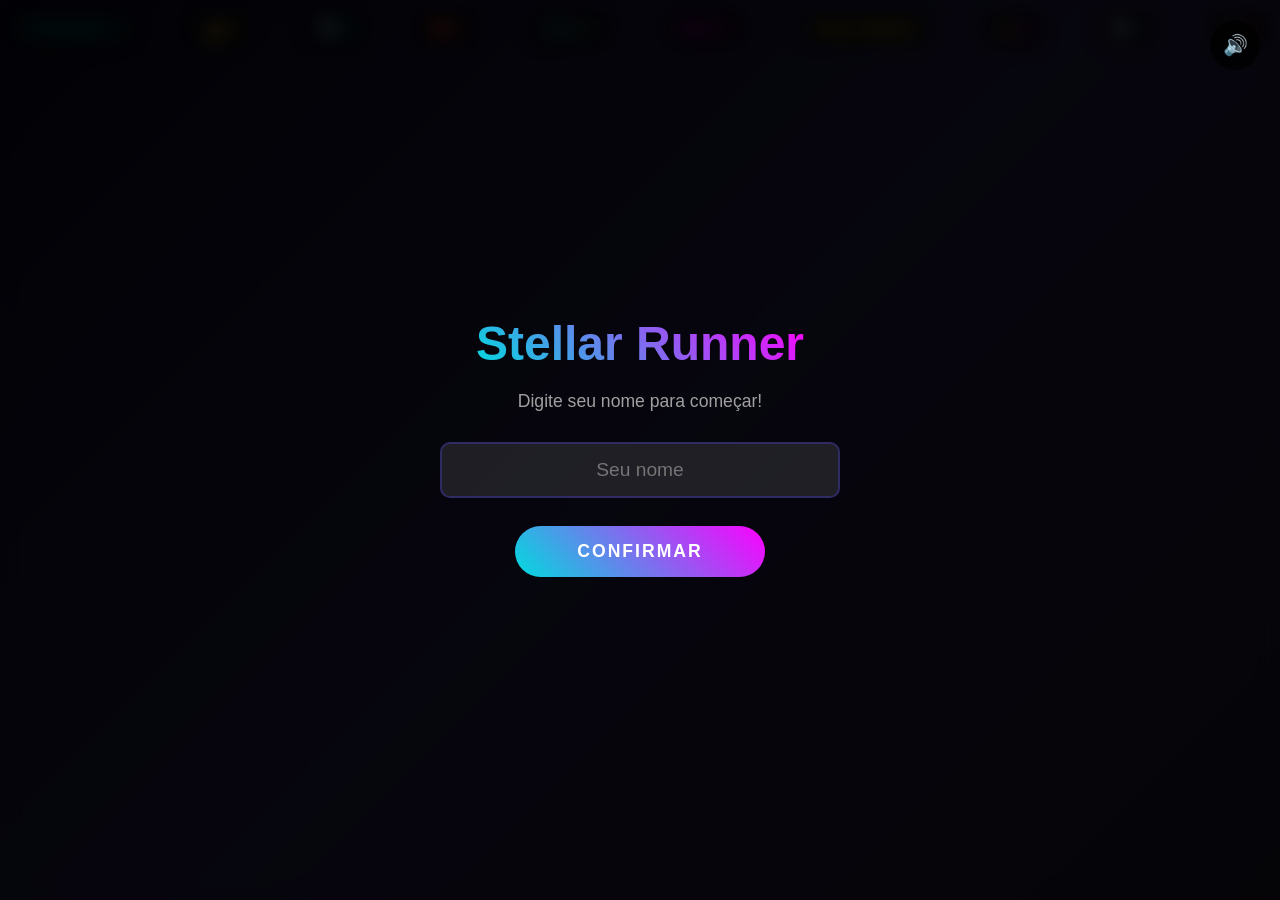
<file: jogos/stellar-runner/index.html>
<!DOCTYPE html>
<html lang="pt-BR">
<head>
    <meta charset="UTF-8">
    <meta name="viewport" content="width=device-width, initial-scale=1.0, user-scalable=no, viewport-fit=cover">
    <title>Stellar Runner - Jogo Espacial Infinito (Vertical)</title>
    <style>
        /* Estilos Globais e de Fundo */
        * {
            margin: 0;
            padding: 0;
            box-sizing: border-box;
            -webkit-tap-highlight-color: transparent;
        }
        body {
            font-family: 'Segoe UI', Tahoma, Geneva, Verdana, sans-serif;
            background: linear-gradient(135deg, #0f0c29, #302b63, #24243e);
            color: white;
            overflow: hidden;
            display: flex;
            justify-content: center;
            align-items: center;
            min-height: 100vh;
            touch-action: none;
            padding: 0;
            margin: 0;
        }
        .game-container {
            position: relative;
            width: 100%;
            height: 100vh;
            background: rgba(0, 0, 0, 0.3);
            overflow: hidden;
            box-shadow: 0 20px 60px rgba(0, 0, 0, 0.5);
        }
        #gameCanvas {
            width: 100%;
            height: 100%;
            display: block;
            cursor: none;
        }
        /* Telas de Menu e Jogos */
        .menu-screen, .game-over-screen, .name-screen, .ship-selection-screen, .stage-menu-screen, .upgrade-screen, .tutorial-screen, .stage-success-screen, .ranking-screen, .skin-selection-screen, .stats-screen, .player-selection-screen {
            position: absolute;
            top: 0;
            left: 0;
            width: 100%;
            height: 100%;
            display: flex;
            flex-direction: column;
            justify-content: flex-start;
            align-items: center;
            background: rgba(0, 0, 0, 0.8);
            backdrop-filter: blur(10px);
            z-index: 10;
            transition: opacity 0.5s ease;
            padding: 20px;
            padding-top: 5vh;
            padding-bottom: 80px;
            overflow-y: auto;
        }
        .menu-screen.hidden, .game-over-screen.hidden, .name-screen.hidden, .ship-selection-screen.hidden, .stage-menu-screen.hidden, .upgrade-screen.hidden, .tutorial-screen.hidden, .stage-success-screen.hidden, .ranking-screen.hidden, .skin-selection-screen.hidden, .stats-screen.hidden, .player-selection-screen.hidden {
            opacity: 0;
            pointer-events: none;
            visibility: hidden;
        }
        .name-screen {
            justify-content: center;
            padding-top: 20px;
            padding-bottom: 20px;
        }
        h1 {
            font-size: clamp(2em, 5vw, 3em);
            margin-bottom: 20px;
            background: linear-gradient(45deg, #00dbde, #fc00ff);
            -webkit-background-clip: text;
            -webkit-text-fill-color: transparent;
            text-align: center;
            animation: glow 2s ease-in-out infinite alternate;
        }
        @keyframes glow {
            from { filter: drop-shadow(0 0 20px rgba(0, 219, 222, 0.5)); }
            to { filter: drop-shadow(0 0 30px rgba(252, 0, 255, 0.8)); }
        }
        .subtitle {
            font-size: clamp(1em, 3vw, 1.1em);
            margin-bottom: 30px;
            color: #a0a0a0;
            text-align: center;
        }
        .btn {
            padding: 15px 40px;
            font-size: clamp(0.9em, 3vw, 1.1em);
            background: linear-gradient(45deg, #00dbde, #fc00ff);
            border: none;
            border-radius: 50px;
            color: white;
            cursor: pointer;
            transition: all 0.3s ease;
            margin: 8px;
            text-transform: uppercase;
            letter-spacing: 2px;
            font-weight: bold;
            width: clamp(200px, 80vw, 250px);
            min-height: 50px;
            display: flex;
            align-items: center;
            justify-content: center;
        }
        .btn:hover {
            transform: translateY(-3px);
            box-shadow: 0 10px 30px rgba(0, 219, 222, 0.5);
        }
        .btn:active {
            transform: translateY(-1px);
        }
        .btn:disabled {
            background: #666;
            cursor: not-allowed;
            transform: none;
        }
        .btn-secondary { background: linear-gradient(45deg, #666, #888); }
        .btn-danger { background: linear-gradient(45deg, #ff4757, #ff3838); }
        .btn-info { background: linear-gradient(45deg, #3742fa, #2f3542); }
        .btn-success { background: linear-gradient(45deg, #2ed573, #1e90ff); }
        .btn-small { padding: 10px 20px; font-size: 0.9em; width: auto; min-height: auto; }
        .hud {
            position: absolute;
            top: 10px;
            left: 10px;
            right: 10px;
            display: flex;
            justify-content: space-between;
            align-items: flex-start;
            z-index: 5;
            pointer-events: none;
            flex-wrap: wrap;
            gap: 5px;
        }
        .hud-item {
            background: rgba(0, 0, 0, 0.7);
            padding: 8px 12px;
            border-radius: 8px;
            font-weight: bold;
            text-shadow: 2px 2px 4px rgba(0, 0, 0, 0.5);
            backdrop-filter: blur(5px);
            font-size: clamp(0.8em, 2.5vw, 1em);
            margin: 2px;
        }
        .score-display { color: #00dbde; }
        .coins-display { color: #FFD700; }
        .diamonds-display { color: #00ffff; }
        .level-display { color: #fc00ff; }
        .lives-display { color: #ff6b6b; }
        .stage-display { color: #4ecdc4; }
        .powerup-display { color: #FFD700; }
        .shield-display { color: #54a0ff; }
        .timer-display { color: #48dbfb; }
        .dash-display { color: #ff00ff; }
        .bomb-display { color: #ff0000; }
        .boss-health {
            position: absolute;
            top: 80px;
            left: 50%;
            transform: translateX(-50%);
            width: 90%;
            max-width: 600px;
            background: rgba(0, 0, 0, 0.8);
            padding: 10px;
            border-radius: 10px;
            display: none;
            z-index: 5;
        }
        .boss-health.active { display: block; }
        .boss-health-bar { width: 100%; height: 20px; background: rgba(255, 255, 255, 0.2); border-radius: 10px; overflow: hidden; }
        .boss-health-fill { height: 100%; background: linear-gradient(90deg, #ff4757, #ff3838); transition: width 0.3s ease; }
        .boss-name { text-align: center; margin-bottom: 5px; font-weight: bold; color: #ff4757; }
        .final-score { font-size: clamp(1.5em, 4vw, 1.8em); margin: 20px 0; color: #00dbde; }
        .high-score { font-size: clamp(1em, 3vw, 1.1em); margin-bottom: 15px; color: #fc00ff; }
        .success-content { background: rgba(255, 255, 255, 0.1); border-radius: 20px; padding: 30px; margin: 20px 0; text-align: center; max-width: 500px; width: 90vw; }
        .success-title { font-size: 2.5em; color: #2ed573; margin-bottom: 20px; }
        .success-stats { margin: 20px 0; font-size: 1.2em; }
        .success-stat { margin: 10px 0; display: flex; justify-content: space-between; align-items: center; }
        .success-rewards { margin: 20px 0; padding: 15px; background: rgba(46, 213, 115, 0.2); border-radius: 10px; }
        .tutorial-content { max-width: 600px; width: 90vw; background: rgba(255, 255, 255, 0.1); border-radius: 15px; padding: 20px; margin: 20px 0; }
        .tutorial-section { margin-bottom: 20px; }
        .tutorial-section h3 { color: #00dbde; margin-bottom: 10px; font-size: 1.2em; }
        .tutorial-item { display: flex; align-items: center; margin: 10px 0; padding: 10px; background: rgba(255, 255, 255, 0.05); border-radius: 8px; }
        .tutorial-icon { font-size: 1.5em; margin-right: 15px; min-width: 30px; }
        .stages-container { width: 100%; max-width: 800px; padding: 10px; }
        .stages-grid { display: grid; grid-template-columns: repeat(auto-fill, minmax(80px, 1fr)); gap: 10px; margin: 20px 0; justify-items: center; }
        .stage-card { width: 80px; height: 80px; background: rgba(255, 255, 255, 0.1); border-radius: 15px; padding: 10px; text-align: center; transition: all 0.3s; cursor: pointer; border: 2px solid transparent; position: relative; display: flex; flex-direction: column; justify-content: center; align-items: center; }
        .stage-card:hover { transform: translateY(-5px); background: rgba(255, 255, 255, 0.15); }
        .stage-card.locked { opacity: 0.5; cursor: not-allowed; }
        .stage-card.completed { border-color: #00ff00; }
        .stage-card.boss { border-color: #ff4757; background: rgba(255, 71, 87, 0.2); }
        .stage-number { font-size: 1.5em; font-weight: bold; margin-bottom: 5px; }
        .stage-stars { font-size: 0.8em; color: #FFD700; }
        .stage-card.locked::after { content: '🔒'; position: absolute; top: 2px; right: 2px; font-size: 1em; }
        .stage-card.completed::after { content: '✓'; position: absolute; top: 2px; right: 2px; font-size: 1em; color: #00ff00; }
        .ships-container { width: 100%; max-width: 1000px; padding: 10px; }
        .ships-grid { display: flex; overflow-x: auto; gap: 15px; margin: 20px 0; padding: 0 10px; scrollbar-width: thin; scrollbar-color: #00dbde #24243e; }
        .ships-grid::-webkit-scrollbar { height: 8px; }
        .ships-grid::-webkit-scrollbar-thumb { background-color: #00dbde; border-radius: 4px; }
        .ships-grid::-webkit-scrollbar-track { background-color: #24243e; }
        .ship-card { flex-shrink: 0; width: 200px; background: rgba(255, 255, 255, 0.1); border-radius: 15px; padding: 20px; text-align: center; transition: all 0.3s; cursor: pointer; border: 2px solid transparent; position: relative; }
        .ship-card:hover { transform: translateY(-5px); background: rgba(255, 255, 255, 0.15); }
        .ship-card.selected::before {
            content: "✔️ Selecionada";
            position: absolute;
            top: 6px;
            left: 6px;
            background: linear-gradient(90deg, #00ff90, #c2ffe9);
            color: #222;
            font-size: 1em;
            padding: 3px 14px;
            border-radius: 10px;
            font-weight: bold;
            z-index: 3;
            box-shadow: 0 0 8px #00ff90;
            letter-spacing: 1px;
        }
        .ship-card.locked { opacity: 0.6; cursor: not-allowed; }
        .ship-card.premium { border: 2px solid #00ffff; background: rgba(0, 255, 255, 0.1); }
        .ship-preview { width: 80px; height: 80px; margin: 0 auto 15px; position: relative; }
        .ship-name { font-size: 1.1em; font-weight: bold; margin-bottom: 8px; }
        .ship-stats { font-size: 0.85em; color: #a0a0a0; margin-bottom: 12px; line-height: 1.4; }
        .ship-price { font-size: 1em; margin-bottom: 10px; }
        .ship-price.coins { color: #FFD700; }
        .ship-price.diamonds { color: #00ffff; }
        .ship-select-btn { padding: 8px 16px; font-size: 0.9em; background: linear-gradient(45deg, #00dbde, #fc00ff); border: none; border-radius: 20px; color: white; cursor: pointer; transition: all 0.3s; width: 100%; }
        .ship-select-btn:hover { transform: scale(1.05); }
        .ship-select-btn:disabled { background: #666; cursor: not-allowed; transform: none; }
        /* --- ATUALIZADO: Estilo para Barras de Progresso nos Cards de Nave --- */
        .ship-progress-container {
            display: grid;
            grid-template-columns: 1fr 4fr 1fr;
            gap: 5px;
            align-items: center;
            margin: 8px 0;
            font-size: 0.75em;
        }
        .ship-progress-label {
            text-align: left;
            white-space: nowrap;
            color: #ccc;
            width: 70px; /* Largura fixa para alinhamento perfeito */
        }
        .ship-progress-bar {
            width: 100%;
            height: 8px;
            background: rgba(255, 255, 255, 0.1);
            border-radius: 4px;
            overflow: hidden;
            position: relative;
        }
        .ship-progress-fill {
            height: 100%;
            border-radius: 4px;
            transition: width 0.3s ease;
        }
        /* Cores para diferentes tipos de status */
        .progress-fire { background: linear-gradient(90deg, #ff9800, #ff5722); } /* Laranja/Vermelho para Arma */
        .progress-shield { background: linear-gradient(90deg, #2196f3, #1976d2); } /* Azul para Escudo */
        .progress-rate { background: linear-gradient(90deg, #4caf50, #388e3c); } /* Verde para Cadência */
        .progress-dash { background: linear-gradient(90deg, #9c27b0, #7b1fa2); } /* Roxo para Dash */
        .progress-speed { background: linear-gradient(90deg, #ffeb3b, #fbc02d); } /* Amarelo para Velocidade */
        .ship-progress-value {
            text-align: right;
            color: #fff;
            font-weight: bold;
            font-size: 0.8em;
            min-width: 40px;
        }
        .ship-progress-container:hover .ship-progress-tooltip {
            opacity: 1;
            visibility: visible;
            transform: translateY(0);
        }
        .ship-progress-tooltip {
            position: absolute;
            bottom: 100%;
            left: 0;
            background: rgba(0, 0, 0, 0.9);
            padding: 5px 10px;
            border-radius: 5px;
            font-size: 0.8em;
            white-space: nowrap;
            z-index: 10;
            opacity: 0;
            visibility: hidden;
            transform: translateY(5px);
            transition: all 0.3s ease;
            pointer-events: none;
        }
        .upgrade-container { width: 100%; max-width: 800px; padding: 10px; }
        .upgrade-section { background: rgba(255, 255, 255, 0.1); border-radius: 15px; padding: 20px; margin: 15px 0; }
        .upgrade-title { font-size: 1.3em; color: #00dbde; margin-bottom: 15px; text-align: center; }
        .upgrade-list {
            display: grid;
            grid-template-columns: repeat(auto-fit, minmax(250px, 1fr));
            gap: 10px;
        }
        .upgrade-item {
            display: flex;
            flex-direction: column;
            justify-content: center;
            align-items: center;
            padding: 15px;
            background: rgba(255, 255, 255, 0.05);
            border-radius: 10px;
            transition: all 0.3s;
            text-align: center;
        }
        .upgrade-item:hover { background: rgba(255, 255, 255, 0.1); }
        .upgrade-info { flex: 1; min-width: 150px; }
        .upgrade-name { font-weight: bold; margin-bottom: 3px; }
        .upgrade-level { font-size: 0.85em; color: #a0a0a0; }
        .upgrade-cost { display: flex; align-items: center; gap: 8px; margin: 10px 0; justify-content: center; }
        .upgrade-btn { padding: 6px 16px; font-size: 0.85em; background: linear-gradient(45deg, #00dbde, #fc00ff); border: none; border-radius: 15px; color: white; cursor: pointer; transition: all 0.3s; white-space: nowrap; }
        .upgrade-btn:hover { transform: scale(1.05); }
        .upgrade-btn:disabled { background: #666; cursor: not-allowed; transform: none; }
        .upgrade-max { color: #00ff00; font-weight: bold; margin: 0 10px; white-space: nowrap; }
        /* --- ATUALIZADO: Estilo para a Tela de Status --- */
        .stats-container {
            width: 100%;
            max-width: 800px;
            padding: 10px;
        }
        .stats-section {
            background: rgba(255, 255, 255, 0.1);
            border-radius: 15px;
            padding: 20px;
            margin: 15px 0;
        }
        .stats-title {
            font-size: 1.3em;
            color: #00dbde;
            margin-bottom: 15px;
            text-align: center;
        }
        .stat-item {
            display: flex;
            justify-content: space-between;
            align-items: center;
            padding: 12px;
            margin: 8px 0;
            background: rgba(255, 255, 255, 0.05);
            border-radius: 10px;
            transition: all 0.3s;
        }
        .stat-item:hover {
            background: rgba(255, 255, 255, 0.1);
        }
        .stat-name {
            font-weight: bold;
            font-size: 1.1em;
        }
        .stat-value {
            font-size: 1.1em;
            color: #fc00ff;
        }
        .stat-description {
            font-size: 0.85em;
            color: #a0a0a0;
            margin-top: 5px;
            text-align: left;
        }
        .current-ship-card {
            background: linear-gradient(135deg, rgba(0, 219, 222, 0.2), rgba(252, 0, 255, 0.2));
            border: 2px solid #00dbde;
            border-radius: 20px;
            padding: 20px;
            margin: 20px 0;
            text-align: center;
            box-shadow: 0 5px 20px rgba(0, 219, 222, 0.3);
        }
        .current-ship-header {
            font-size: 1.4em;
            font-weight: bold;
            margin-bottom: 15px;
            color: #00dbde;
            text-shadow: 0 0 10px rgba(0, 219, 222, 0.5);
        }
        .current-ship-preview {
            width: 120px;
            height: 120px;
            margin: 0 auto 20px;
            display: block;
        }
        .ranking-container { background: rgba(255, 255, 255, 0.1); border-radius: 15px; padding: 20px; margin: 20px 0; max-width: 500px; width: 90vw; }
        .ranking-title { font-size: 1.8em; color: #FFD700; margin-bottom: 20px; text-align: center; text-shadow: 0 0 20px rgba(255, 215, 0, 0.5); }
        .ranking-list { display: flex; flex-direction: column; gap: 10px; }
        .ranking-item { display: flex; justify-content: space-between; align-items: center; padding: 15px; background: rgba(255, 255, 255, 0.05); border-radius: 10px; transition: all 0.3s; }
        .ranking-item:hover { background: rgba(255, 255, 255, 0.1); transform: translateX(5px); }
        .ranking-position { font-size: 1.2em; font-weight: bold; color: #00dbde; width: 40px; }
        .ranking-name { flex: 1; font-size: 1.1em; }
        .ranking-score { font-size: 1.1em; color: #fc00ff; font-weight: bold; }
        .ranking-stage { font-size: 0.9em; color: #4ecdc4; margin-left: 10px; }
        .action-buttons {
            position: absolute;
            bottom: 30px; /* Aumentado de 20px para 30px para melhor visibilidade */
            right: 20px;
            display: flex;
            flex-direction: column;
            gap: 15px;
            z-index: 5;
            pointer-events: none;
        }
        .action-buttons.active { display: flex; }
        .action-btn {
            width: 56px; /* 70px - 20% = 56px */
            height: 56px; /* 70px - 20% = 56px */
            background: linear-gradient(45deg, #00dbde, #fc00ff);
            border: none;
            border-radius: 50%;
            color: white;
            font-size: 10px; /* 12px - 20% = 9.6px, arredondado para 10px */
            font-weight: bold;
            transition: all 0.3s;
            box-shadow: 0 5px 20px rgba(0, 219, 222, 0.5);
            display: flex;
            align-items: center;
            justify-content: center;
            text-align: center;
            line-height: 1.2;
            pointer-events: all;
            position: relative;
            overflow: hidden;
        }
        .action-btn:active { transform: scale(0.9); }
        .action-btn.cooldown { background: #666; box-shadow: none; cursor: not-allowed; }
        .shield-progress {
            position: absolute;
            bottom: 0;
            left: 0;
            width: 100%;
            height: 4px; /* 5px - 20% = 4px */
            background: rgba(255, 255, 255, 0.3);
        }
        .shield-progress-fill {
            height: 100%;
            background: #54a0ff;
            transition: width 0.1s linear;
        }
        .touch-area {
            position: absolute;
            top: 0;
            left: 0;
            width: 100%;
            height: 100%;
            z-index: 4;
        }
        @media (max-width: 768px) {
            .stages-grid { grid-template-columns: repeat(auto-fill, minmax(60px, 1fr)); }
            .ships-grid { grid-template-columns: unset; overflow-x: auto; }
            .stage-card { width: 60px; height: 60px; }
            .upgrade-item { flex-direction: column; text-align: center; }
            .upgrade-cost { justify-content: center; margin: 5px 0; }
            .action-buttons { right: 15px; bottom: 35px; } /* Aumentado bottom para 35px em dispositivos móveis */
        }
        @media (min-width: 769px) {
            .mobile-controls, .action-buttons { display: none !important; }
            .controls-info { display: block; }
        }
        .menu-buttons {
            display: flex;
            flex-direction: column;
            align-items: center;
            gap: 10px;
            margin: 20px 0;
        }
        .menu-header { text-align: center; margin-bottom: 20px; }
        .currency-display { display: flex; gap: 20px; justify-content: center; margin: 10px 0; font-size: 1.1em; }
        .currency-item { display: flex; align-items: center; gap: 5px; }
        .name-input { padding: 15px; font-size: 1.2em; border-radius: 10px; border: 2px solid #302b63; background: rgba(255, 255, 255, 0.1); color: white; text-align: center; width: clamp(250px, 80vw, 400px); margin-bottom: 20px; }
        .footer {
            width: 100%;
            text-align: center;
            font-size: 0.8em;
            color: #888;
            line-height: 1.5;
            padding: 0 10px;
            margin-top: auto;
            padding-bottom: 20px;
        }
        .sound-toggle {
            position: absolute;
            top: 20px;
            right: 20px;
            width: 50px;
            height: 50px;
            background: rgba(0, 0, 0, 0.7);
            border: none;
            border-radius: 50%;
            color: white;
            font-size: 20px;
            cursor: pointer;
            z-index: 20;
            display: flex;
            align-items: center;
            justify-content: center;
            transition: all 0.3s ease;
        }
        .sound-toggle:hover {
            background: rgba(50, 50, 50, 0.9);
            transform: scale(1.1);
        }
        /* Estilo para o seletor de jogador */
        .player-selector {
            background: rgba(255, 255, 255, 0.1);
            border-radius: 15px;
            padding: 20px;
            margin: 20px 0;
            width: 90vw;
            max-width: 500px;
        }
        .player-list {
            display: flex;
            flex-direction: column;
            gap: 10px;
            margin: 20px 0;
        }
        .player-item {
            padding: 15px;
            background: rgba(255, 255, 255, 0.05);
            border-radius: 10px;
            cursor: pointer;
            transition: all 0.3s;
            display: flex;
            justify-content: space-between;
            align-items: center;
        }
        .player-item:hover {
            background: rgba(255, 255, 255, 0.15);
            transform: translateX(5px);
        }
        .player-item.selected {
            background: linear-gradient(90deg, rgba(0, 219, 222, 0.3), rgba(252, 0, 255, 0.3));
            border: 2px solid #00dbde;
        }
        .player-stats {
            font-size: 0.9em;
            color: #a0a0a0;
        }
        .player-actions {
            display: flex;
            gap: 10px;
            margin-top: 20px;
            justify-content: center;
        }
    </style>
</head>
<body>
    <div class="game-container">
        <canvas id="gameCanvas"></canvas>
        <div class="hud">
            <div class="hud-item score-display">Pontuação: <span id="score">0</span></div>
            <div class="hud-item coins-display">💰 <span id="coins">0</span></div>
            <div class="hud-item diamonds-display">💎 <span id="diamonds">0</span></div>
            <div class="hud-item lives-display">❤️ <span id="lives">3</span></div>
            <div class="hud-item stage-display">Fase: <span id="stage">1</span></div>
            <div class="hud-item timer-display" id="gameTimerDisplay" style="display: none;">Tempo: <span id="gameTimer">0:00</span></div>
            <div class="hud-item level-display">Nível: <span id="level">1</span></div>
            <div class="hud-item powerup-display">Arma: <span id="powerup">Básica</span></div>
            <div class="hud-item dash-display">⚡ <span id="dashCount">0</span></div>
            <div class="hud-item shield-display">🛡️ <span id="shieldCount">0</span></div>
            <div class="hud-item bomb-display">💣 <span id="bombCount">0</span></div>
        </div>
        <div class="boss-health" id="bossHealth">
            <div class="boss-name" id="bossName">BOSS</div>
            <div class="boss-health-bar">
                <div class="boss-health-fill" id="bossHealthFill" style="width: 100%"></div>
            </div>
        </div>
        <div class="controls-info">
            Use as setas ou WASD para mover • Espaço para dash • Auto-disparo
        </div>
        <div class="action-buttons" id="mobileControls">
            <button class="action-btn" id="dashBtn">DASH</button>
            <button class="action-btn" id="bombBtn">BOMBA</button>
            <button class="action-btn" id="specialBtn" style="display: none;">ESPECIAL</button>
            <button class="action-btn" id="shieldBtn">
                ESCUDO
                <div class="shield-progress">
                    <div class="shield-progress-fill" id="shieldProgressFill" style="width: 100%"></div>
                </div>
            </button>
        </div>
        <div class="touch-area" id="touchArea"></div>
        <div class="name-screen" id="nameScreen">
            <h1>Stellar Runner</h1>
            <p class="subtitle">Digite seu nome para começar!</p>
            <input type="text" class="name-input" id="nameInput" placeholder="Seu nome" maxlength="15">
            <button class="btn" onclick="confirmName()">Confirmar</button>
            <button class="sound-toggle" id="soundToggle">🔊</button>
        </div>
        <div class="menu-screen hidden" id="menuScreen">
            <div class="menu-header">
                <h1>Stellar Runner</h1>
                <p class="subtitle">Bem-vindo, <span id="playerNameDisplay">Jogador</span>!</p>
                <div class="currency-display">
                    <div class="currency-item">
                        <span>💰</span>
                        <span id="menuCoins">0</span>
                    </div>
                    <div class="currency-item">
                        <span>💎</span>
                        <span id="menuDiamonds">0</span>
                    </div>
                </div>
            </div>
            <div class="menu-buttons">
                <button class="btn" onclick="startQuickGame()">🚀 Iniciar Jogo Rápido</button>
                <button class="btn" onclick="showStageMenu()">🎯 Selecionar Fase</button>
                <button class="btn" onclick="showShipSelection()">🚀 Selecionar Nave</button>
                <button class="btn" onclick="showSkinSelection()">🎨 Selecionar Skin</button>
                <button class="btn" onclick="showUpgradeScreen()">⚡ Melhorar Nave</button>
                <button class="btn" onclick="showStatsScreen()">📊 Meus Status</button>
                <button class="btn" onclick="showTutorial()">❓ Como Jogar</button>
                <button class="btn" onclick="showRanking()">🏆 Ver Ranking</button>
                <button class="btn btn-secondary" onclick="showPlayerSelection()">🎮 Selecionar Jogador</button>
            </div>
            <div class="footer">
                Desenvolvido por Edson C.S.F.<br>
                Contato: edsony1@gmail.com<br>
                Criação: setembro de 2025<br>
                Versão: v1.9<br>
                &copy; 2025. Todos os direitos reservados.
            </div>
            <button class="sound-toggle" id="soundToggle">🔊</button>
        </div>
        <div class="tutorial-screen hidden" id="tutorialScreen">
            <h1>Como Jogar</h1>
            <div class="tutorial-content">
                <div class="tutorial-section">
                    <h3>🎮 Controles</h3>
                    <div class="tutorial-item">
                        <span class="tutorial-icon">⬆️⬇️⬅️➡️</span>
                        <span>Mova a nave com as setas ou WASD</span>
                    </div>
                    <div class="tutorial-item">
                        <span class="tutorial-icon">👆</span>
                        <span>Toque e arraste na tela (mobile)</span>
                    </div>
                    <div class="tutorial-item">
                        <span class="tutorial-icon">⚡</span>
                        <span>Espaço ou botão DASH - Impulso rápido que **destroi obstáculos** e concede invencibilidade.</span>
                    </div>
                </div>
                <div class="tutorial-section">
                    <h3>🎯 Objetivos</h3>
                    <div class="tutorial-item">
                        <span class="tutorial-icon">⭐</span>
                        <span>Colete estrelas para pontos</span>
                    </div>
                    <div class="tutorial-item">
                        <span class="tutorial-icon">💰</span>
                        <span>Colete moedas para comprar naves</span>
                    </div>
                    <div class="tutorial-item">
                        <span class="tutorial-icon">💎</span>
                        <span>Colete diamantes para naves premium</span>
                    </div>
                    <div class="tutorial-item">
                        <span class="tutorial-icon">👾</span>
                        <span>Derrote bosses a cada 3 fases</span>
                    </div>
                </div>
                <div class="tutorial-section">
                    <h3>⚡ Poderes Especiais</h3>
                    <div class="tutorial-item">
                        <span class="tutorial-icon">💣</span>
                        <span>BOMBA - Destroi múltiplos obstáculos</span>
                    </div>
                    <div class="tutorial-item">
                        <span class="tutorial-icon">🛡️</span>
                        <span>ESCUDO - Colete para recarregar, proteção temporária. Tempo de duração varia conforme a nave e upgrades.</span>
                    </div>
                    <div class="tutorial-item">
                        <span class="tutorial-icon">❤️</span>
                        <span>VIDAS - Colete para continuar jogando</span>
                    </div>
                </div>
                <div class="tutorial-section">
                    <h3>🎯 Passar de Fase</h3>
                    <p>• Fases normais: Sobreviva até o tempo acabar!</p>
                    <p>• Fases de boss: Derrote o boss</p>
                    <p>• Sentinelas (obstáculos) coloridos exigem tiros diferentes:</p>
                    <p>  - Amarelo: 1 tiro (fraco, movimento reto)</p>
                    <p>  - Verde: 2 tiros (rápido, persegue jogador, aparece na fase de boss)</p>
                    <p>  - Vermelho: 3 tiros (movimento aleatório, HP mediano)</p>
                    <p>  - Laranja: 5 tiros (rápido, HP mediano)</p>
                    <p>  - Roxo: 8 tiros (forte, movimento suave, HP alto)</p>
                    <p>  - Azul: 12 tiros (muito forte, orbita boss, protege boss)</p>
                </div>
                <div class="tutorial-section">
                    <h3>💡 Dicas</h3>
                    <p>• Complete fases para desbloquear novas</p>
                    <p>• Use dash para atravessar obstáculos</p>
                    <p>• Economize bombas para os bosses</p>
                    <p>• Melhore sua nave nas lojas</p>
                    <p>• Cada nave tem habilidades únicas</p>
                </div>
            </div>
            <button class="btn" onclick="closeTutorial()">Voltar</button>
            <button class="sound-toggle" id="soundToggle">🔊</button>
        </div>
        <div class="stage-menu-screen hidden" id="stageMenuScreen">
            <h1>Selecionar Fase</h1>
            <p class="subtitle">Escolha uma fase para começar</p>
            <div class="stages-container">
                <div class="stages-grid" id="stagesGrid"></div>
            </div>
            <!-- --- NOVO: Botões de Fases Bônus e Novas Fases --- -->
            <div style="margin: 20px 0; display: flex; gap: 10px; flex-wrap: wrap; justify-content: center;">
                <button class="btn btn-info" onclick="showBonusStages()">🌟 Fases Bônus</button>
                <button class="btn btn-success" onclick="showNewStages()">🆕 Novas Fases</button>
            </div>
            <div style="display: flex; gap: 10px; flex-wrap: wrap; justify-content: center;">
                <button class="btn btn-secondary" onclick="backToMenu()">Voltar</button>
                <button class="btn" onclick="startQuickGame()">Jogo Rápido</button>
            </div>
            <button class="sound-toggle" id="soundToggle">🔊</button>
        </div>
        <!-- --- NOVO: Telas de Fases Bônus e Novas Fases (Placeholder) --- -->
        <div class="stage-menu-screen hidden" id="bonusStagesScreen">
            <h1>Fases Bônus</h1>
            <p class="subtitle">Fases especiais com recompensas únicas!</p>
            <div class="stages-container">
                <div class="stages-grid" id="bonusStagesGrid"></div>
            </div>
            <button class="btn btn-secondary" onclick="showStageMenu()">Voltar</button>
            <button class="sound-toggle" id="soundToggle">🔊</button>
        </div>
        <div class="stage-menu-screen hidden" id="newStagesScreen">
            <h1>Novas Fases</h1>
            <p class="subtitle">Novos desafios estão chegando em breve!</p>
            <div class="stages-container">
                <div class="stages-grid" id="newStagesGrid"></div>
            </div>
            <button class="btn btn-secondary" onclick="showStageMenu()">Voltar</button>
            <button class="sound-toggle" id="soundToggle">🔊</button>
        </div>
        <!-- --- FIM NOVO --- -->
        <div class="stage-success-screen hidden" id="stageSuccessScreen">
            <div class="success-content">
                <div class="success-title">🎉 Fase Concluída!</div>
                <div class="success-stats">
                    <div class="success-stat">
                        <span>Fase:</span>
                        <span id="successStage">1</span>
                    </div>
                    <div class="success-stat">
                        <span>Pontuação:</span>
                        <span id="successScore">0</span>
                    </div>
                    <div class="success-stat">
                        <span>Tempo:</span>
                        <span id="successTime">0:00</span>
                    </div>
                </div>
                <div class="success-rewards">
                    <h4>🎁 Recompensas:</h4>
                    <div class="success-stat">
                        <span>Moedas:</span>
                        <span id="successCoins">0</span>
                    </div>
                    <div class="success-stat">
                        <span>Diamantes:</span>
                        <span id="successDiamonds">0</span>
                    </div>
                </div>
                <div style="margin-top: 30px; display: flex; gap: 10px; justify-content: center; flex-wrap: wrap;">
                    <button class="btn btn-success" onclick="nextStage()">Próxima Fase</button>
                    <button class="btn btn-secondary" onclick="showShipSelectionFromSuccess()">Trocar Nave</button>
                    <button class="btn btn-secondary" onclick="showUpgradeScreenFromSuccess()">Melhorar</button>
                    <button class="btn btn-danger" onclick="backToMenu()">Menu Principal</button>
                </div>
            </div>
            <button class="sound-toggle" id="soundToggle">🔊</button>
        </div>
        <div class="ship-selection-screen hidden" id="shipSelectionScreen">
            <h1>Escolha sua Nave</h1>
            <p class="subtitle">💰 Moedas: <span id="totalCoins">0</span> 💎 Diamantes: <span id="totalDiamonds">0</span></p>
            <div class="ships-container">
                <div class="ships-grid" id="shipsGrid"></div>
            </div>
            <button class="btn btn-secondary" onclick="backToMenu()">Voltar</button>
            <button class="sound-toggle" id="soundToggle">🔊</button>
        </div>
        <div class="skin-selection-screen hidden" id="skinSelectionScreen">
            <h1>Loja de Skins</h1>
            <p class="subtitle">Compre novas aparências para suas naves.</p>
            <p class="subtitle">⚠️ Em breve! Nenhuma skin disponível no momento.</p>
            <button class="btn btn-secondary" onclick="backToMenu()">Voltar</button>
            <button class="sound-toggle" id="soundToggle">🔊</button>
        </div>
        <div class="upgrade-screen hidden" id="upgradeScreen">
            <h1>Melhorar Nave</h1>
            <p class="subtitle">💰 Moedas: <span id="upgradeCoins">0</span> 💎 Diamantes: <span id="upgradeDiamonds">0</span></p>
            <div class="upgrade-container">
                <div class="upgrade-section">
                    <div class="upgrade-title">🚀 Melhorias Básicas</div>
                    <div id="basicUpgrades" class="upgrade-list"></div>
                </div>
                <div class="upgrade-section">
                    <div class="upgrade-title">⚡ Melhorias Avançadas</div>
                    <div id="advancedUpgrades" class="upgrade-list"></div>
                </div>
                <div class="upgrade-section">
                    <div class="upgrade-title">💎 Melhorias Premium</div>
                    <div id="premiumUpgrades" class="upgrade-list"></div>
                </div>
            </div>
            <button class="btn btn-secondary" onclick="backToMenu()">Voltar</button>
            <button class="sound-toggle" id="soundToggle">🔊</button>
        </div>
        <!-- --- ATUALIZADO: Tela de Status com Card da Nave Atual --- -->
        <div class="stats-screen hidden" id="statsScreen">
            <h1>📊 Meus Status</h1>
            <p class="subtitle">Veja todas as suas melhorias e atributos atuais.</p>
            <div class="stats-container">
                <!-- Card da Nave Atual -->
                <div class="current-ship-card">
                    <div class="current-ship-header">Nave Atual: <span id="currentShipName">Nave One</span></span></div>
                    <canvas class="current-ship-preview" id="currentShipPreview" width="120" height="120"></canvas>
                    <div id="currentShipDetailedStats"></div>
                </div>
                <!-- Melhorias Compradas -->
                <div class="stats-section">
                    <div class="stats-title">⚡ Melhorias Compradas</div>
                    <div id="purchasedUpgrades"></div>
                </div>
            </div>
            <button class="btn btn-secondary" onclick="backToMenu()">Voltar</button>
            <button class="sound-toggle" id="soundToggle">🔊</button>
        </div>
        <!-- --- FIM ATUALIZADO: Tela de Status --- -->
        <div class="ranking-screen hidden" id="rankingScreen">
            <h1>Ranking</h1>
            <div class="ranking-container">
                <div class="ranking-title">🏆 Melhores Pontuações</div>
                <div class="ranking-list" id="rankingList"></div>
            </div>
            <button class="btn btn-secondary" onclick="backToMenu()">Voltar</button>
            <button class="sound-toggle" id="soundToggle">🔊</button>
        </div>
        <div class="game-over-screen hidden" id="gameOverScreen">
            <h1>Game Over</h1>
            <div class="final-score">Pontuação Final: <span id="finalScore">0</span></div>
            <div class="high-score">Fase Alcançada: <span id="finalStage">1</span></div>
            <div class="high-score">Moedas Ganhas: <span id="coinsEarned">0</span></div>
            <div class="high-score">Diamantes Ganhos: <span id="diamondsEarned">0</span></div>
            <button class="btn" onclick="restartGame()">Jogar Novamente</button>
            <button class="btn btn-secondary" onclick="backToMenu()">Menu Principal</button>
            <button class="sound-toggle" id="soundToggle">🔊</button>
        </div>
        <!-- --- NOVO: Tela de Seleção de Jogadores --- -->
        <div class="player-selection-screen hidden" id="playerSelectionScreen">
            <h1>Selecionar Jogador</h1>
            <p class="subtitle">Escolha um jogador para continuar</p>
            <div id="playersList" style="margin: 20px 0; max-width: 600px;">
                <!-- Jogadores serão listados aqui -->
            </div>
            <button class="btn" onclick="createNewPlayer()">Novo Jogador</button>
            <button class="btn btn-secondary" onclick="backToMenu()">Voltar</button>
            <button class="sound-toggle" id="soundToggle">🔊</button>
        </div>
    </div>
    <audio id="bgMusic" loop>
        <source src="https://www.soundhelix.com/examples/mp3/SoundHelix-Song-1.mp3" type="audio/mpeg">
        Seu navegador não suporta a tag de áudio.
    </audio>
    <audio id="shotSound">
        <source src="https://www.soundjay.com/buttons/sounds/button-7.mp3" type="audio/mpeg">
    </audio>
    <audio id="collectSound">
        <source src="https://www.soundjay.com/buttons/sounds/button-10.mp3" type="audio/mpeg">
    </audio>
    <audio id="collisionSound">
        <source src="https://www.soundjay.com/buttons/sounds/button-2.mp3" type="audio/mpeg">
    </audio>
    <audio id="powerupSound">
        <source src="https://www.soundjay.com/buttons/sounds/button-13.mp3" type="audio/mpeg">
    </audio>
    <audio id="explosionSound">
        <source src="https://www.soundjay.com/buttons/sounds/button-30.mp3" type="audio/mpeg">
    </audio>
    <script>
        const canvas = document.getElementById('gameCanvas');
        const ctx = canvas.getContext('2d');
        const gameTimerDisplay = document.getElementById('gameTimerDisplay');
        const gameTimer = document.getElementById('gameTimer');
        const shieldProgressFill = document.getElementById('shieldProgressFill');
        
        function resizeCanvas() {
            // --- CORREÇÃO: Ajuste para evitar cortes na parte inferior ---
            const containerHeight = window.innerHeight;
            const containerWidth = window.innerWidth;
            canvas.width = containerWidth;
            // Reduz a altura em 60px para garantir que tudo fique visível
            canvas.height = containerHeight - 60;
        }
        
        resizeCanvas();
        window.addEventListener('resize', resizeCanvas);
        
        const isMobile = /Android|webOS|iPhone|iPad|iPod|BlackBerry|IEMobile|Opera Mini/i.test(navigator.userAgent);
        const bgMusic = document.getElementById('bgMusic');
        const shotSound = document.getElementById('shotSound');
        const collectSound = document.getElementById('collectSound');
        const collisionSound = document.getElementById('collisionSound');
        const powerupSound = document.getElementById('powerupSound');
        const explosionSound = document.getElementById('explosionSound');
        
        function playSound(sound) {
            if (!sound || !soundEnabled) return;
            sound.currentTime = 0;
            sound.play();
        }
        
        let gameRunning = false;
        let score = 0;
        let level = 1;
        let currentStage = 1;
        let highScore = parseInt(localStorage.getItem('stellarRunnerHighScore') || '0');
        let totalCoins = parseInt(localStorage.getItem('stellarRunnerCoins') || '0');
        let totalDiamonds = parseInt(localStorage.getItem('stellarRunnerDiamonds') || '0');
        let gameSpeed = 2;
        let playerName = localStorage.getItem('stellarRunnerPlayerName') || 'Jogador';
        let selectedShip = localStorage.getItem('stellarRunnerSelectedShip') || 'one';
        let stars = [];
        let obstacles = [];
        let particles = [];
        let collectibles = [];
        let bullets = [];
        let powerups = [];
        let coins = [];
        let diamonds = [];
        let lives = [];
        let shields = [];
        let bombs = [];
        let bosses = [];
        let currentWeapon = 'basic';
        let fireRate = 10;
        let fireCooldown = 0;
        let maxUnlockedStage = parseInt(localStorage.getItem('stellarRunnerMaxStage') || '1');
        let stageProgress = JSON.parse(localStorage.getItem('stellarRunnerStages') || '{}');
        let isBossStage = false;
        let stageCompleted = false;
        let stageTimer = 0;
        let survivalDurationSeconds = 0;
        let stageTimeRemaining = 0;
        let playerLives = 3;
        let maxLives = 5;
        let shieldCount = 0;
        let maxShields = 3;
        let shieldActive = false;
        let shieldDuration = 0;
        let shieldCooldown = 0;
        let dashCount = 3;
        let dashCooldown = 0;
        let bombCount = 3;
        let bombCooldown = 0;
        let specialCooldown = 0;
        let visualEffects = []; // Array para armazenar efeitos visuais temporários
        let soundEnabled = localStorage.getItem('stellarRunnerSoundEnabled') !== 'false';
        
        // --- ATUALIZADO: Dados das naves reorganizados por classes ---
        const ships = {
            // Classe Basic: Naves iniciais acessíveis
            one: { name: 'Nave One', price: 0, currency: 'coins', unlocked: true, speed: 3, dashCooldown: 100, fireRate: 15, color: '#00dbde', description: 'Nave inicial equilibrada', type: 'basic', special: null, defaultWeapon: 'basic', shieldStrength: 1.6 },
            speed: { name: 'Nave Veloz', price: 500, currency: 'coins', unlocked: false, speed: 6, dashCooldown: 80, fireRate: 13, color: '#ff6b6b', description: 'Mais velocidade e dash rápido', type: 'basic', special: null, defaultWeapon: 'basic', shieldStrength: 1.5 },
            tank: { name: 'Nave Tanque', price: 800, currency: 'coins', unlocked: false, speed: 10, dashCooldown: 60, fireRate: 10, color: '#56cd4e', description: 'Lenta mas com escudo rápido', type: 'basic', special: null, defaultWeapon: 'basic', shieldStrength: 1.3 },
            // Classe Elite: Naves avançadas, melhorias das naves básicas
            eliteX: { name: 'Nave Elite X', price: 2000, currency: 'coins', unlocked: false, speed: 6, dashCooldown: 50, fireRate: 8, color: '#a8e6cf', description: 'A nave definitiva, evolução da One', type: 'elite', special: null, defaultWeapon: 'rapid', shieldStrength: 1.1 },
            balanced: { name: 'Nave Equilibrada', price: 1500, currency: 'coins', unlocked: false, speed: 4, dashCooldown: 50, fireRate: 8, color: '#ffe66d', description: 'Equilíbrio perfeito, evolução da Tank', type: 'elite', special: null, defaultWeapon: 'rapid', shieldStrength: 1.3 },
            rapish: { name: 'Nave Rapish', price: 1800, currency: 'coins', unlocked: false, speed: 8, dashCooldown: 25, fireRate: 15, color: '#d9200f', description: 'Velocidade extrema, evolução da Speed', type: 'elite', special: null, defaultWeapon: 'rapid', shieldStrength: 1.0 },
            // Classe Premium: Naves especiais compradas com diamantes
            phantom: { name: 'Nave Fantasma', price: 10, currency: 'diamonds', unlocked: false, speed: 7, dashCooldown: 20, fireRate: 7, color: '#a1a1a1', description: 'Invisibilidade temporária', type: 'premium', special: 'ghost', defaultWeapon: 'double', shieldStrength: 0.9 },
            destroyer: { name: 'Nave Destruidora', price: 10, currency: 'diamonds', unlocked: false, speed: 4, dashCooldown: 60, fireRate: 3, color: '#ba36aa', description: 'Tiro duplo devastador', type: 'premium', special: 'spread', defaultWeapon: 'double', shieldStrength: 1.0 }, // --- ALTERADO: Voltou para 'double' ---
            guardian: { name: 'Nave Guardiã', price: 10, currency: 'diamonds', unlocked: false, speed: 6, dashCooldown: 40, fireRate: 8, color: '#54a0ff', description: 'Escudo mais rápido', type: 'premium', special: 'shield', defaultWeapon: 'double', shieldStrength: 1.0 },
            // Classe Special: Naves desbloqueadas ao derrotar bosses específicos
            dark: { name: 'Nave Dark', price: 0, currency: 'special', unlocked: false, speed: 5, dashCooldown: 120, fireRate: 10, color: '#222', description: 'Furtiva e resistente. Habilidade: Sombra. Desbloqueia após Boss Fase 15.', type: 'special', special: 'shadow', defaultWeapon: 'laser', shieldStrength: 1.4 },
            neon: { name: 'Nave Neon', price: 0, currency: 'special', unlocked: false, speed: 5, dashCooldown: 40, fireRate: 10, color: '#00ffff', description: 'Veloz e com tiros poderosos. Habilidade: Pulso de Luz. Desbloqueia após Boss Fase 21.', type: 'special', special: 'light', defaultWeapon: 'laser', shieldStrength: 1.4 },
            gold: { name: 'Nave Gold', price: 0, currency: 'special', unlocked: false, speed: 6, dashCooldown: 60, fireRate: 9, color: '#FFD700', description: 'Coleta bônus. Habilidade: Toque de Midas. Desbloqueia após Boss Fase 9.', type: 'special', special: 'midas', defaultWeapon: 'laser', shieldStrength: 1.5 },
        };
        
        const upgrades = {
            speed: { name: 'Velocidade', maxLevel: 10, baseCost: 100, costMultiplier: 1.5, currency: 'coins', currentLevel: 0, effect: 0.2, description: 'Aumenta a velocidade de movimento da sua nave.' },
            fireRate: { name: 'Cadência de Tiro', maxLevel: 10, baseCost: 150, costMultiplier: 1.5, currency: 'coins', currentLevel: 0, effect: -1, description: 'Reduz o tempo entre disparos, aumentando a cadência.' },
            lives: { name: 'Vida Extra', maxLevel: 5, baseCost: 500, costMultiplier: 2, currency: 'coins', currentLevel: 0, effect: 1, description: 'Aumenta o número máximo de vidas que você pode ter.' },
            bomb: { name: 'Bombas Extras', maxLevel: 5, baseCost: 30, costMultiplier: 2, currency: 'diamonds', currentLevel: 0, effect: 1, description: 'Aumenta a quantidade máxima de bombas que você pode carregar.' },
            shield: { name: 'Capacidade de Escudo', maxLevel: 5, baseCost: 50, costMultiplier: 2, currency: 'diamonds', currentLevel: 0, effect: 1, description: 'Aumenta o número máximo de escudos que você pode carregar.' },
            shieldStrength: { name: 'Força do Escudo', maxLevel: 10, baseCost: 100, costMultiplier: 2.5, currency: 'diamonds', currentLevel: 0, effect: 0.1, description: 'Aumenta a duração do escudo quando ativado.' }, // Novo upgrade
            damage: { name: 'Dano dos Tiros', maxLevel: 10, baseCost: 100, costMultiplier: 3, currency: 'diamonds', currentLevel: 0, effect: 1, description: 'Aumenta o dano causado pelos seus tiros.' },
            dashRecharge: { name: 'Recarga de Dash', maxLevel: 10, baseCost: 200, costMultiplier: 3.5, currency: 'coins', currentLevel: 0, effect: 1, description: 'Aumenta a quantidade máxima de dashes que você pode carregar.' }
        };
        
        function loadGameData() {
            const unlockedShips = JSON.parse(localStorage.getItem('stellarRunnerShips') || '["one"]');
            Object.keys(ships).forEach(shipId => {
                if (unlockedShips.includes(shipId)) {
                    ships[shipId].unlocked = true;
                }
            });
            // Verifica desbloqueio de naves especiais baseado nas fases completadas
            if (stageProgress[9] && stageProgress[9].completed) {
                ships.gold.unlocked = true;
            }
            if (stageProgress[15] && stageProgress[15].completed) {
                ships.dark.unlocked = true;
            }
            if (stageProgress[21] && stageProgress[21].completed) {
                ships.neon.unlocked = true;
            }
            const savedUpgrades = JSON.parse(localStorage.getItem('stellarRunnerUpgrades') || '{}');
            Object.keys(upgrades).forEach(upgradeId => {
                if (savedUpgrades[upgradeId]) {
                    upgrades[upgradeId].currentLevel = savedUpgrades[upgradeId];
                }
            });
            stageProgress = JSON.parse(localStorage.getItem('stellarRunnerStages') || '{}');
            maxUnlockedStage = parseInt(localStorage.getItem('stellarRunnerMaxStage') || '1');
            selectedShip = localStorage.getItem('stellarRunnerSelectedShip') || 'one';
            playerName = localStorage.getItem('stellarRunnerPlayerName') || 'Jogador';
            soundEnabled = localStorage.getItem('stellarRunnerSoundEnabled') !== 'false';
            updateSoundButton();
            applyUpgrades();
        }
        
        function saveGameData() {
            const unlockedShips = Object.keys(ships).filter(shipId => ships[shipId].unlocked);
            localStorage.setItem('stellarRunnerShips', JSON.stringify(unlockedShips));
            const upgradeData = {};
            Object.keys(upgrades).forEach(upgradeId => {
                upgradeData[upgradeId] = upgrades[upgradeId].currentLevel;
            });
            localStorage.setItem('stellarRunnerUpgrades', JSON.stringify(upgradeData));
            localStorage.setItem('stellarRunnerStages', JSON.stringify(stageProgress));
            localStorage.setItem('stellarRunnerMaxStage', maxUnlockedStage);
            localStorage.setItem('stellarRunnerCoins', totalCoins);
            localStorage.setItem('stellarRunnerDiamonds', totalDiamonds);
            localStorage.setItem('stellarRunnerSelectedShip', selectedShip);
            localStorage.setItem('stellarRunnerPlayerName', playerName);
            localStorage.setItem('stellarRunnerSoundEnabled', soundEnabled);
            
            // Salva os dados do jogador atual na lista de jogadores
            const players = JSON.parse(localStorage.getItem('stellarRunnerPlayers') || '[]');
            const existingPlayerIndex = players.findIndex(p => p.name === playerName);
            const playerData = {
                name: playerName,
                coins: totalCoins,
                diamonds: totalDiamonds,
                selectedShip: selectedShip,
                highScore: highScore,
                ships: unlockedShips,
                upgrades: JSON.parse(JSON.stringify(upgrades)),
                stages: JSON.parse(JSON.stringify(stageProgress)),
                maxUnlockedStage: maxUnlockedStage
            };
            
            if (existingPlayerIndex !== -1) {
                players[existingPlayerIndex] = playerData;
            } else {
                players.push(playerData);
            }
            
            localStorage.setItem('stellarRunnerPlayers', JSON.stringify(players));
        }
        
        function applyUpgrades() {
            maxLives = 3 + upgrades.lives.currentLevel * upgrades.lives.effect;
            maxShields = 3 + upgrades.shield.currentLevel * upgrades.shield.effect;
            bombCount = 3 + upgrades.bomb.currentLevel * upgrades.bomb.effect;
        }
        
        function loadRanking() {
            const ranking = JSON.parse(localStorage.getItem('stellarRunnerRanking') || '[]');
            return ranking.sort((a, b) => b.score - a.score).slice(0, 10);
        }
        
        function saveRanking() {
            let ranking = loadRanking();
            ranking.push({ name: playerName, score: score, stage: currentStage, date: new Date().toLocaleDateString() });
            ranking = ranking.sort((a, b) => b.score - a.score).slice(0, 10);
            localStorage.setItem('stellarRunnerRanking', JSON.stringify(ranking));
        }
        
        function displayRanking() {
            const ranking = JSON.parse(localStorage.getItem('stellarRunnerRanking') || '[]');
            ranking.sort((a, b) => b.score - a.score);
            const rankingList = document.getElementById('rankingList');
            rankingList.innerHTML = '';
            if (ranking.length === 0) {
                rankingList.innerHTML = '<div style="text-align: center; color: #a0a0a0;">Nenhum registro ainda</div>';
                return;
            }
            ranking.forEach((entry, index) => {
                const item = document.createElement('div');
                item.className = 'ranking-item';
                item.innerHTML = `<span class="ranking-position">#${index + 1}</span><span class="ranking-name">${entry.name}</span><div><span class="ranking-score">${entry.score}</span><span class="ranking-stage">Fase ${entry.stage}</span></div>`;
                rankingList.appendChild(item);
            });
        }
        
        // --- ATUALIZADO: Função para carregar lista de jogadores ---
        function loadPlayers() {
            const players = JSON.parse(localStorage.getItem('stellarRunnerPlayers') || '[]');
            const playersList = document.getElementById('playersList');
            playersList.innerHTML = '';
            if (players.length === 0) {
                playersList.innerHTML = '<div style="color: #a0a0a0; text-align: center;">Nenhum jogador encontrado</div>';
                return;
            }
            players.forEach((player, index) => {
                const playerDiv = document.createElement('div');
                playerDiv.className = 'btn btn-small';
                playerDiv.textContent = player.name;
                playerDiv.onclick = () => selectPlayer(player.name);
                playersList.appendChild(playerDiv);
            });
        }
        
        // --- ATUALIZADO: Função para selecionar jogador ---
        function selectPlayer(name) {
            // Carrega os dados do jogador selecionado
            const players = JSON.parse(localStorage.getItem('stellarRunnerPlayers') || '[]');
            const selectedPlayer = players.find(p => p.name === name);
            
            if (selectedPlayer) {
                playerName = selectedPlayer.name;
                totalCoins = selectedPlayer.coins || 0;
                totalDiamonds = selectedPlayer.diamonds || 0;
                selectedShip = selectedPlayer.selectedShip || 'one';
                highScore = selectedPlayer.highScore || 0;
                
                // Atualiza localStorage
                localStorage.setItem('stellarRunnerPlayerName', playerName);
                localStorage.setItem('stellarRunnerCoins', totalCoins);
                localStorage.setItem('stellarRunnerDiamonds', totalDiamonds);
                localStorage.setItem('stellarRunnerSelectedShip', selectedShip);
                localStorage.setItem('stellarRunnerHighScore', highScore);
                
                // Aplica upgrades e naves
                Object.keys(upgrades).forEach(key => {
                    if (selectedPlayer.upgrades && selectedPlayer.upgrades[key]) {
                        upgrades[key].currentLevel = selectedPlayer.upgrades[key].currentLevel || 0;
                    }
                });
                
                Object.keys(ships).forEach(shipId => {
                    ships[shipId].unlocked = selectedPlayer.ships && selectedPlayer.ships.includes(shipId);
                });
                
                // Atualiza variáveis globais
                stageProgress = selectedPlayer.stages || {};
                maxUnlockedStage = selectedPlayer.maxUnlockedStage || 1;
                
                // Atualiza interface
                document.getElementById('playerNameDisplay').textContent = playerName;
                updateCurrencyDisplays();
                
                // Oculta tela de seleção e mostra menu
                document.getElementById('playerSelectionScreen').classList.add('hidden');
                document.getElementById('menuScreen').classList.remove('hidden');
                
                // Carrega dados do jogo
                loadGameData();
                updateCurrencyDisplays();
            }
        }
        
        // --- ATUALIZADO: Função para confirmar novo nome ---
        function confirmName() {
            const nameInput = document.getElementById('nameInput');
            if (nameInput.value.trim()) {
                playerName = nameInput.value.trim();
                localStorage.setItem('stellarRunnerPlayerName', playerName);
                document.getElementById('playerNameDisplay').textContent = playerName;
                
                // Verifica se o jogador já existe
                const players = JSON.parse(localStorage.getItem('stellarRunnerPlayers') || '[]');
                const existingPlayer = players.find(p => p.name === playerName);
                
                if (existingPlayer) {
                    // Carrega os dados do jogador existente
                    selectPlayer(playerName);
                } else {
                    // Cria novo jogador com dados padrão
                    const newPlayer = {
                        name: playerName,
                        coins: 0,
                        diamonds: 0,
                        selectedShip: 'one',
                        highScore: 0,
                        ships: ['one'],
                        upgrades: {},
                        stages: {},
                        maxUnlockedStage: 1
                    };
                    
                    players.push(newPlayer);
                    localStorage.setItem('stellarRunnerPlayers', JSON.stringify(players));
                    
                    // Atualiza dados globais
                    totalCoins = 0;
                    totalDiamonds = 0;
                    selectedShip = 'one';
                    highScore = 0;
                    
                    // Salva dados do novo jogador
                    saveGameData();
                    
                    // Oculta tela de nome e mostra menu
                    document.getElementById('nameScreen').classList.add('hidden');
                    document.getElementById('menuScreen').classList.remove('hidden');
                    updateCurrencyDisplays();
                }
            }
        }
        
        document.getElementById('nameInput').addEventListener('keypress', (e) => {
            if (e.key === 'Enter') confirmName();
        });
        
        function showTutorial() {
            hideAllScreens();
            document.getElementById('tutorialScreen').classList.remove('hidden');
        }
        
        function closeTutorial() {
            hideAllScreens();
            document.getElementById('menuScreen').classList.remove('hidden');
        }
        
        function startQuickGame() {
            let stageFromStorage = parseInt(localStorage.getItem('stellarRunnerMaxStage') || '1');
            if (isNaN(stageFromStorage) || stageFromStorage < 1) stageFromStorage = 1;
            if (stageFromStorage > 30) stageFromStorage = 30;
            maxUnlockedStage = stageFromStorage;
            currentStage = maxUnlockedStage;
            isBossStage = currentStage % 3 === 0;
            stageCompleted = false;
            hideAllScreens();
            startGame();
        }
        
        function hideAllScreens() {
            document.querySelectorAll('.menu-screen, .game-over-screen, .name-screen, .ship-selection-screen, .stage-menu-screen, .upgrade-screen, .tutorial-screen, .stage-success-screen, .ranking-screen, .skin-selection-screen, .stats-screen, .player-selection-screen').forEach(screen => {
                screen.classList.add('hidden');
            });
        }
        
        function showStageMenu() {
            hideAllScreens();
            document.getElementById('stageMenuScreen').classList.remove('hidden');
            displayStages();
        }
        
        // --- NOVO: Funções para Fases Bônus e Novas Fases ---
        function showBonusStages() {
            hideAllScreens();
            document.getElementById('bonusStagesScreen').classList.remove('hidden');
            displayBonusStages();
        }
        
        function showNewStages() {
            hideAllScreens();
            document.getElementById('newStagesScreen').classList.remove('hidden');
            displayNewStages();
        }
        
        function displayBonusStages() {
            const bonusStagesGrid = document.getElementById('bonusStagesGrid');
            bonusStagesGrid.innerHTML = '';
            // Placeholder para fases bônus
            for (let i = 31; i <= 33; i++) {
                const stageCard = document.createElement('div');
                stageCard.className = `stage-card locked`;
                stageCard.innerHTML = `<div class="stage-number">B${i-30}</div><div class="stage-stars">⭐</div>`;
                bonusStagesGrid.appendChild(stageCard);
            }
        }
        
        function displayNewStages() {
            const newStagesGrid = document.getElementById('newStagesGrid');
            newStagesGrid.innerHTML = '';
            // Placeholder para novas fases
            for (let i = 34; i <= 36; i++) {
                const stageCard = document.createElement('div');
                stageCard.className = `stage-card locked`;
                stageCard.innerHTML = `<div class="stage-number">${i}</div><div class="stage-stars">⭐</div>`;
                newStagesGrid.appendChild(stageCard);
            }
        }
        // --- FIM NOVO ---
        
        function displayStages() {
            const stagesGrid = document.getElementById('stagesGrid');
            stagesGrid.innerHTML = '';
            for (let i = 1; i <= 30; i++) {
                const isBoss = i % 3 === 0;
                const unlocked = i <= maxUnlockedStage;
                const completed = stageProgress[i] && stageProgress[i].completed;
                const stageCard = document.createElement('div');
                stageCard.className = `stage-card ${unlocked ? '' : 'locked'} ${completed ? 'completed' : ''} ${isBoss ? 'boss' : ''}`;
                stageCard.innerHTML = `<div class="stage-number">${i}</div><div class="stage-stars">${completed ? '⭐⭐⭐' : (unlocked ? '⭐' : '')}</div>`;
                if (unlocked) stageCard.onclick = () => startStage(i);
                stagesGrid.appendChild(stageCard);
            }
        }
        
        function startStage(stageNumber) {
            currentStage = stageNumber;
            isBossStage = stageNumber % 3 === 0;
            stageCompleted = false;
            hideAllScreens();
            startGame();
        }
        
        function nextStage() {
            hideAllScreens();
            if (currentStage < 30) {
                currentStage++;
                isBossStage = currentStage % 3 === 0;
                level = Math.floor((currentStage - 1) / 3) + 1;
                startGame();
            } else {
                backToMenu();
            }
        }
        
        function showShipSelectionFromSuccess() {
            hideAllScreens();
            document.getElementById('shipSelectionScreen').classList.remove('hidden');
            displayShips();
            updateCurrencyDisplays();
        }
        
        function showUpgradeScreenFromSuccess() {
            hideAllScreens();
            document.getElementById('upgradeScreen').classList.remove('hidden');
            displayUpgrades();
            updateCurrencyDisplays();
        }
        
        function showShipSelection() {
            hideAllScreens();
            document.getElementById('shipSelectionScreen').classList.remove('hidden');
            displayShips();
            updateCurrencyDisplays();
        }
        
        // --- NOVO: Função para mostrar a tela de skins
        function showSkinSelection() {
            hideAllScreens();
            document.getElementById('skinSelectionScreen').classList.remove('hidden');
        }
        
        // --- ATUALIZADO: Função para mostrar a tela de Status com card da nave atual
        function showStatsScreen() {
            hideAllScreens();
            document.getElementById('statsScreen').classList.remove('hidden');
            displayStats();
        }
        
        // --- ATUALIZADO: Função para exibir os status atuais com card da nave
        function displayStats() {
            const currentShip = ships[selectedShip];
            const currentShipName = document.getElementById('currentShipName');
            const currentShipPreview = document.getElementById('currentShipPreview');
            const currentShipDetailedStats = document.getElementById('currentShipDetailedStats');
            const purchasedUpgrades = document.getElementById('purchasedUpgrades');
            
            // Atualiza nome da nave
            currentShipName.textContent = currentShip.name;
            
            // Desenha preview da nave
            const pctx = currentShipPreview.getContext('2d');
            pctx.clearRect(0, 0, 120, 120);
            drawPlayerShip(pctx, 60, 60, 60, selectedShip);
            
            // Calcula atributos atuais com upgrades
            const currentSpeed = currentShip.speed + (upgrades.speed.currentLevel * upgrades.speed.effect);
            const currentFireRate = currentShip.fireRate + (upgrades.fireRate.currentLevel * upgrades.fireRate.effect);
            const currentDashCooldown = Math.max(20, currentShip.dashCooldown - (upgrades.dashRecharge.currentLevel * 10)); // Reduz cooldown com upgrades
            const currentShieldStrength = currentShip.shieldStrength + (upgrades.shieldStrength.currentLevel * upgrades.shieldStrength.effect);
            
            // Limpa conteúdo anterior
            currentShipDetailedStats.innerHTML = '';
            purchasedUpgrades.innerHTML = '';
            
            // Exibir atributos da nave atual com upgrades
            const shipAttributes = [
                { name: 'Velocidade', value: currentSpeed.toFixed(1), description: 'Quanto maior, mais rápido você se move.' },
                { name: 'Cadência de Tiro', value: currentFireRate.toFixed(1), description: 'Valor menor = tiros mais rápidos. Quanto menor, melhor.' },
                { name: 'Cooldown do Dash', value: currentDashCooldown, description: 'Tempo de recarga do dash. Quanto menor, melhor.' },
                { name: 'Força do Escudo', value: (currentShieldStrength * 100).toFixed(0) + '%', description: 'Multiplicador da duração do escudo. Quanto maior, melhor.' },
                { name: 'Arma Padrão', value: getWeaponName(currentShip.defaultWeapon), description: '' },
                { name: 'Vidas Máximas', value: maxLives, description: 'Número máximo de vidas que você pode ter.' },
                { name: 'Bombas Máximas', value: bombCount, description: 'Número máximo de bombas que você pode carregar.' },
                { name: 'Escudos Máximos', value: maxShields, description: 'Número máximo de escudos que você pode carregar.' },
                { name: 'Dashes Máximos', value: dashCount, description: 'Número máximo de dashes que você pode carregar.' }
            ];
            
            shipAttributes.forEach(attr => {
                const item = document.createElement('div');
                item.className = 'stat-item';
                item.innerHTML = `
                    <div>
                        <div class="stat-name">${attr.name}</div>
                        ${attr.description ? `<div class="stat-description">${attr.description}</div>` : ''}
                    </div>
                    <div class="stat-value">${attr.value}</div>
                `;
                currentShipDetailedStats.appendChild(item);
            });
            
            // Exibir melhorias compradas
            Object.entries(upgrades).forEach(([upgradeId, upgrade]) => {
                if (upgrade.currentLevel > 0) {
                    const totalEffect = upgrade.currentLevel * upgrade.effect;
                    const item = document.createElement('div');
                    item.className = 'stat-item';
                    item.innerHTML = `
                        <div>
                            <div class="stat-name">${upgrade.name} (Nível ${upgrade.currentLevel})</div>
                            <div class="stat-description">${upgrade.description}</div>
                        </div>
                        <div class="stat-value">+${totalEffect.toFixed(1)}</div>
                    `;
                    purchasedUpgrades.appendChild(item);
                }
            });
            
            if (purchasedUpgrades.innerHTML.trim() === '') {
                purchasedUpgrades.innerHTML = '<div style="text-align: center; color: #a0a0a0; padding: 20px;">Nenhuma melhoria comprada ainda.</div>';
            }
        }
        
        function getWeaponName(type) {
            const weaponNames = { 'basic': 'Básica', 'spread': 'Dispersão', 'laser': 'Laser', 'rapid': 'Rápida', 'double': 'Duplo' };
            return weaponNames[type] || type;
        }
        
        // --- NOVO: Funções de desenho de nave
        function drawShipDefault(ctx, x, y, size, shipId) {
            // Appearance restored from version 7.0 (keeps nose orientation and special visuals logic)
            ctx.save();
            ctx.translate(x, y);
            ctx.rotate(-Math.PI / 2); // Aponta para cima
            // width and height derived from size (size was previously player.width)
            const w = size;
            const h = Math.round(size * 0.75);
            // respect ghost/dash alpha like original code
            if (player.ghostMode || player.isDashing) ctx.globalAlpha = 0.5;
            const ship = ships[shipId] || { color: '#ffffff', type: '' };
            ctx.fillStyle = ship.color;
            ctx.beginPath();
            ctx.moveTo(w/2, 0);
            ctx.lineTo(-w/2, -h/2);
            ctx.lineTo(-w/3, 0);
            ctx.lineTo(-w/2, h/2);
            ctx.closePath();
            ctx.fill();
            if (ship.type === 'premium') {
                ctx.strokeStyle = '#ffffff';
                ctx.lineWidth = 2;
                ctx.stroke();
                if (ship.special === 'ghost') {
                    ctx.fillStyle = 'rgba(255, 255, 255, 0.3)';
                    ctx.beginPath();
                    ctx.arc(0, 0, w, 0, Math.PI * 2);
                    ctx.fill();
                } else if (ship.special === 'double') {
                    ctx.fillStyle = '#ff9ff3';
                    ctx.fillRect(-w/2 - 10, -5, 10, 10);
                    ctx.fillRect(-w/2 - 10, -15, 10, 10);
                } else if (ship.special === 'shield' && !shieldActive) {
                    ctx.strokeStyle = '#54a0ff';
                    ctx.lineWidth = 2;
                    ctx.beginPath();
                    ctx.arc(0, 0, w + 5, 0, Math.PI * 2);
                    ctx.stroke();
                }
            }
            // center dot / cockpit
            ctx.fillStyle = '#fc00ff';
            ctx.beginPath();
            ctx.arc(0, 0, Math.max(3, Math.round(w*0.12)), 0, Math.PI * 2);
            ctx.fill();
            // thrust flame when moving
            if (Math.abs(player.velocityX) > 0.1 || Math.abs(player.velocityY) > 0.1) {
                ctx.fillStyle = 'orange';
                ctx.beginPath();
                ctx.moveTo(-w/3, -5);
                ctx.lineTo(-w/2 - Math.random() * 10, 0);
                ctx.lineTo(-w/3, 5);
                ctx.closePath();
                ctx.fill();
            }
            ctx.restore();
        }
        
        function drawPlayerShip(ctx, x, y, size, shipId) {
            // Use restored default style for the classic ships (matches 7.0 visuals).
            // Keep special skins 'dark', 'neon' and 'gold' using their 7.4 implementations.
            switch (shipId) {
                case 'one':
                case 'speed':
                case 'tank':
                case 'eliteX':
                case 'balanced':
                case 'rapish':
                case 'phantom':
                case 'destroyer':
                    drawShipDefault(ctx, x, y, size, shipId);
                    break;
                case 'guardian':
                    // guardian keeps its extra ring but uses default base appearance
                    drawShipDefault(ctx, x, y, size, shipId);
                    ctx.save();
                    ctx.translate(x, y);
                    const radius = size * 0.6;
                    ctx.strokeStyle = '#54a0ff';
                    ctx.lineWidth = 3;
                    ctx.globalAlpha = 0.8;
                    ctx.beginPath();
                    ctx.arc(0, 0, radius, 0, Math.PI * 2);
                    ctx.stroke();
                    ctx.restore();
                    break;
                case 'dark':
                    // keep the newer dark skin appearance (7.4)
                    drawShipDark(ctx, x, y, size);
                    break;
                case 'neon':
                    drawShipNeon(ctx, x, y, size);
                    break;
                case 'gold':
                    drawShipGold(ctx, x, y, size);
                    break;
                default:
                    // fallback to default if unknown id
                    drawShipDefault(ctx, x, y, size, shipId);
                    break;
            }
        }
        
        function drawShipDark(ctx, x, y, size) {
            ctx.save();
            ctx.translate(x, y);
            ctx.rotate(-Math.PI / 2); // Aponta para cima
            const w = size * 1.2;
            const h = size * 0.9;
            ctx.fillStyle = "#222";
            ctx.beginPath();
            ctx.moveTo(w/2, 0);
            ctx.lineTo(-w/2, -h/2);
            ctx.lineTo(-w/4, 0);
            ctx.lineTo(-w/2, h/2);
            ctx.closePath();
            ctx.fill();
            ctx.strokeStyle = "#ff0000";
            ctx.lineWidth = 2;
            ctx.stroke();
            ctx.fillStyle = "#880000";
            ctx.beginPath();
            ctx.arc(0, 0, h/8, 0, Math.PI * 2);
            ctx.fill();
            ctx.restore();
        }
        
        function drawShipNeon(ctx, x, y, size) {
            ctx.save();
            ctx.translate(x, y);
            ctx.rotate(-Math.PI / 2); // Aponta para cima
            const w = size * 1.2;
            const h = size;
            const gradient = ctx.createLinearGradient(-w/2, -h/2, w/2, h/2);
            gradient.addColorStop(0, "#ff00ff");
            gradient.addColorStop(1, "#00ffff");
            ctx.fillStyle = gradient;
            ctx.beginPath();
            ctx.moveTo(w/2, 0);
            ctx.lineTo(-w/2, -h/2);
            ctx.lineTo(-w/4, 0);
            ctx.lineTo(-w/2, h/2);
            ctx.closePath();
            ctx.fill();
            ctx.fillStyle = "white";
            ctx.beginPath();
            ctx.arc(0, 0, h/6, 0, Math.PI * 2);
            ctx.fill();
            ctx.restore();
        }
        
        function drawShipGold(ctx, x, y, size) {
            ctx.save();
            ctx.translate(x, y);            
            const w = size;
            const h = size * 0.9;
            const gradient = ctx.createLinearGradient(-w/2, -h/2, w/2, h/2);
            gradient.addColorStop(0, "#FFD700");
            gradient.addColorStop(1, "#FFA500");
            ctx.fillStyle = gradient;
            ctx.beginPath();
            ctx.moveTo(0, -h/2);
            ctx.lineTo(w/2, h/2);
            ctx.lineTo(0, h/3);
            ctx.lineTo(-w/2, h/2);
            ctx.closePath();
            ctx.fill();
            ctx.strokeStyle = "white";
            ctx.lineWidth = 2;
            ctx.stroke();
            ctx.fillStyle = "#fff";
            ctx.beginPath();
            ctx.arc(0, 0, h/7, 0, Math.PI * 2);
            ctx.fill();
            ctx.restore();
        }
        
        // --- NOVO: Classes e funções para o fundo de circuito ---
        class BackgroundStar {
            constructor() {
                this.x = Math.random() * canvas.width;
                this.y = Math.random() * canvas.height;
                this.size = Math.random() * 2;
                this.speed = this.size * 0.5;
                this.brightness = Math.random();
            }
            update() {
                this.y += this.speed;
                if (this.y > canvas.height) {
                    this.y = 0;
                    this.x = Math.random() * canvas.width;
                }
                this.brightness += (Math.random() - 0.5) * 0.1;
                this.brightness = Math.max(0.3, Math.min(1, this.brightness));
            }
            draw() {
                ctx.fillStyle = `rgba(255, 255, 255, ${this.brightness})`;
                ctx.beginPath();
                ctx.arc(this.x, this.y, this.size, 0, Math.PI * 2);
                ctx.fill();
            }
        }
        
        // Classe para estrelas brilhantes (do circuito)
        class CircuitStar {
            constructor() {
                this.x = Math.random() * canvas.width;
                this.y = Math.random() * canvas.height;
                this.radius = Math.random() * 1.5 + 0.5;
                this.brightness = Math.random() * 0.5 + 0.5;
                this.twinkleSpeed = 0.02 + Math.random() * 0.03;
                this.twinkleAngle = Math.random() * Math.PI * 2;
            }
            update() {
                this.brightness = 0.5 + Math.sin(this.twinkleAngle) * 0.3;
                this.twinkleAngle += this.twinkleSpeed;
            }
            draw() {
                ctx.fillStyle = `rgba(255, 255, 255, ${this.brightness})`;
                ctx.beginPath();
                ctx.arc(this.x, this.y, this.radius, 0, Math.PI * 2);
                ctx.fill();
            }
        }
        
        // Classe para cometas com núcleo vermelho e cauda de fogo
        class Comet {
            constructor() {
                // Escolhe uma direção diagonal
                const directions = [
                    { start: [-100, -100], speed: [5, 5] }, // Superior-esquerdo para inferior-direito
                    { start: [canvas.width + 100, -100], speed: [-5, 5] }, // Superior-direito para inferior-esquerdo
                    { start: [-100, canvas.height + 100], speed: [5, -5] }, // Inferior-esquerdo para superior-direito
                    { start: [canvas.width + 100, canvas.height + 100], speed: [-5, -5] } // Inferior-direito para superior-esquerdo
                ];
                const dir = directions[Math.floor(Math.random() * directions.length)];
                this.x = dir.start[0];
                this.y = dir.start[1];
                this.speedX = dir.speed[0] * (0.8 + Math.random() * 0.4);
                this.speedY = dir.speed[1] * (0.8 + Math.random() * 0.4);
                this.radius = 2 + Math.random() * 2;
                this.tailLength = 50 + Math.random() * 50;
                this.opacity = 0.8;
            }
            update() {
                this.x += this.speedX;
                this.y += this.speedY;
                // Remove cometa se sair da tela
                this.isOutOfBounds = this.x < -100 || this.x > canvas.width + 100 || this.y < -100 || this.y > canvas.height + 100;
            }
            draw() {
                // Desenha cauda com gradiente de fogo (amarelo -> laranja -> vermelho -> transparente)
                const gradient = ctx.createLinearGradient(
                    this.x, this.y,
                    this.x - this.speedX * this.tailLength / 5,
                    this.y - this.speedY * this.tailLength / 5
                );
                gradient.addColorStop(0, `rgba(255, 255, 100, ${this.opacity})`); // Amarelo brilhante no núcleo
                gradient.addColorStop(0.3, `rgba(255, 165, 0, ${this.opacity * 0.7})`); // Laranja
                gradient.addColorStop(0.6, `rgba(255, 0, 0, ${this.opacity * 0.4})`); // Vermelho
                gradient.addColorStop(1, `rgba(255, 0, 0, 0)`); // Transparente
                ctx.strokeStyle = gradient;
                ctx.lineWidth = this.radius * 2;
                ctx.beginPath();
                ctx.moveTo(this.x, this.y);
                ctx.lineTo(this.x - this.speedX * this.tailLength / 5, this.y - this.speedY * this.tailLength / 5);
                ctx.stroke();
                // Desenha núcleo do cometa (vermelho)
                ctx.fillStyle = `rgba(255, 0, 0, ${this.opacity})`;
                ctx.shadowColor = `rgba(255, 0, 0, ${this.opacity})`;
                ctx.shadowBlur = 10;
                ctx.beginPath();
                ctx.arc(this.x, this.y, this.radius, 0, Math.PI * 2);
                ctx.fill();
                ctx.shadowBlur = 0;
            }
        }
        
        // Classe para nodos do circuito com efeito de carregamento
        class CircuitNode {
            constructor(x, y, depth = 0) {
                this.baseX = x;
                this.baseY = y;
                this.x = x;
                this.y = y;
                this.radius = 1; // Começa pequeno para efeito de carregamento
                this.maxRadius = 2 + depth * 0.5; // Raio varia com profundidade da ramificação
                this.connections = [];
                this.moveRange = 3 + depth * 0.5; // Movimento maior em ramificações mais profundas
                this.moveSpeed = 0.01 + Math.random() * 0.01;
                this.moveAngle = Math.random() * Math.PI * 2;
                this.loadProgress = 0; // Progresso de carregamento do nodo (0 a 1)
                this.loadSpeed = 0.005 + Math.random() * 0.005; // Velocidade de carregamento
                this.depth = depth; // Profundidade na ramificação para cor e tamanho
            }
            update() {
                // Animação de movimento sutil
                this.moveAngle += this.moveSpeed;
                this.x = this.baseX + Math.cos(this.moveAngle) * this.moveRange;
                this.y = this.baseY + Math.sin(this.moveAngle) * this.moveRange;
                // Efeito de carregamento: cresce o raio e opacidade
                this.loadProgress = Math.min(1, this.loadProgress + this.loadSpeed);
                this.radius = this.loadProgress * this.maxRadius;
            }
            draw(ctx) {
                // Desenha conexões com progresso de crescimento (ramificação animada)
                ctx.strokeStyle = `rgba(200, 0, 255, ${this.loadProgress * 0.4})`;
                ctx.lineWidth = 1.0 - this.depth * 0.3; // Linhas mais finas em ramificações profundas
                this.connections.forEach((conn, index) => {
                    const progress = Math.min(1, this.loadProgress + (index * 0.1));
                    const endX = this.x + (conn.x - this.x) * progress;
                    const endY = this.y + (conn.y - this.y) * progress;
                    ctx.beginPath();
                    ctx.moveTo(this.x, this.y);
                    ctx.lineTo(endX, endY);
                    ctx.stroke();
                });
                // Desenha o nodo com brilho pulsante baseado no progresso
                const alpha = this.loadProgress * 0.9;
                ctx.fillStyle = `rgba(255, 255, 255, ${alpha})`;
                ctx.shadowColor = `rgba(255, 255, 255, ${alpha})`;
                ctx.shadowBlur = 5 * this.loadProgress;
                ctx.beginPath();
                ctx.arc(this.x, this.y, this.radius, 0, Math.PI * 2);
                ctx.fill();
                ctx.shadowBlur = 0;
            }
        }
        
        let circuitStars = [];
        let circuitNodes = [];
        let comets = [];
        let currentBackground = 'stars'; // Pode ser 'stars' ou 'circuit'
        
        // Inicializa estrelas do circuito
        function initCircuitStars() {
            circuitStars = [];
            for (let i = 0; i < 200; i++) {
                circuitStars.push(new CircuitStar());
            }
        }
        
        // Inicializa circuito ramificado
        function initCircuit() {
            circuitNodes = [];
            const centerX = canvas.width / 2;
            const centerY = canvas.height / 2;
            const maxDepth = 3; // Profundidade máxima da ramificação
            const branchesPerLevel = 3; // Ramificações por nível
            
            function createBranch(x, y, depth, angleOffset = 0) {
                if (depth > maxDepth) return;
                const node = new CircuitNode(x, y, depth);
                circuitNodes.push(node);
                // Cria ramificações filhas
                for (let i = 0; i < branchesPerLevel; i++) {
                    const angle = (Math.PI * 2 / branchesPerLevel) * i + angleOffset + (Math.random() - 0.5) * 0.5;
                    const length = 80 + Math.random() * 60 * (1 - depth / maxDepth);
                    const childX = x + Math.cos(angle) * length;
                    const childY = y + Math.sin(angle) * length;
                    // Conecta ao pai
                    if (circuitNodes.length > 0) {
                        node.connections.push(circuitNodes[circuitNodes.length - 1]);
                    }
                    createBranch(childX, childY, depth + 1, angleOffset + Math.random() * Math.PI);
                }
            }
            
            // Inicia com nodo central
            createBranch(centerX, centerY, 0);
        }
        
        // Desenha fundo com gradiente de nebulosa (para o circuito)
        function drawNebula() {
            const gradient = ctx.createRadialGradient(
                canvas.width / 2, canvas.height / 2, 0,
                canvas.width / 2, canvas.height / 2, canvas.width
            );
            gradient.addColorStop(0, 'rgba(20, 30, 80, 0.2)');
            gradient.addColorStop(0.5, 'rgba(50, 100, 150, 0.1)');
            gradient.addColorStop(1, 'rgba(10, 10, 30, 0.05)');
            ctx.fillStyle = gradient;
            ctx.fillRect(0, 0, canvas.width, canvas.height);
        }
        
        // Função para desenhar o fundo de estrelas original
        function drawStarfieldBackground() {
            ctx.fillStyle = 'rgba(15, 12, 41, 0.1)';
            ctx.fillRect(0, 0, canvas.width, canvas.height);
            stars.forEach(star => { star.update(); star.draw(); });
        }
        
        // Função para desenhar o novo fundo de circuito
        function drawCircuitBackground() {
            drawNebula();
            // Adiciona cometas aleatoriamente (1% de chance por frame)
            if (Math.random() < 0.01 && comets.length < 3) {
                comets.push(new Comet());
            }
            // Atualiza e desenha cometas
            comets = comets.filter(comet => !comet.isOutOfBounds);
            comets.forEach(comet => {
                comet.update();
                comet.draw();
            });
            // Desenha estrelas do circuito
            circuitStars.forEach(star => {
                star.update();
                star.draw();
            });
            // Desenha nodos do circuito
            circuitNodes.forEach(node => {
                node.update();
                node.draw(ctx);
            });
        }
        
        // --- ATUALIZADO: Função para exibir as naves com barras de progresso corrigidas ---
        function displayShips() {
            const shipsGrid = document.getElementById('shipsGrid');
            shipsGrid.innerHTML = '';
            // Organizar naves por tipo para exibição
            const shipTypes = {
                'basic': { title: 'Classe Básica', ships: [] },
                'elite': { title: 'Classe Elite', ships: [] },
                'premium': { title: 'Classe Premium', ships: [] },
                'special': { title: 'Classe Especial (Desbloqueio por Boss)', ships: [] }
            };
            
            // Agrupar naves por tipo
            Object.entries(ships).forEach(([shipId, ship]) => {
                if (shipTypes[ship.type]) {
                    shipTypes[ship.type].ships.push({ id: shipId, ...ship });
                }
            });
            
            // Criar seções para cada tipo de nave
            Object.entries(shipTypes).forEach(([type, data]) => {
                if (data.ships.length > 0) {
                    // Adicionar título da seção
                    const sectionTitle = document.createElement('div');
                    sectionTitle.style.width = '100%';
                    sectionTitle.style.textAlign = 'center';
                    sectionTitle.style.fontSize = '1.3em';
                    sectionTitle.style.color = type === 'basic' ? '#00dbde' : 
                                              type === 'elite' ? '#ffe66d' : 
                                              type === 'premium' ? '#00ffff' : '#FFD700';
                    sectionTitle.style.margin = '20px 0 10px 0';
                    sectionTitle.style.fontWeight = 'bold';
                    sectionTitle.textContent = data.title;
                    shipsGrid.appendChild(sectionTitle);
                    
                    // Adicionar naves da seção
                    data.ships.forEach(shipData => {
                        const shipCard = document.createElement('div');
                        shipCard.className = `ship-card ${selectedShip === shipData.id ? 'selected' : ''} ${!shipData.unlocked ? 'locked' : ''} ${shipData.type === 'premium' || shipData.type === 'special' ? 'premium' : ''}`;
                        let priceText = '';
                        if (shipData.unlocked) {
                            priceText = 'Desbloqueada';
                        } else {
                            if (shipData.currency === 'special') {
                                priceText = 'Desbloqueia ao derrotar Boss';
                            } else {
                                priceText = `${shipData.currency === 'coins' ? '💰' : '💎'} ${shipData.price}`;
                            }
                        }
                        
                        // --- ATUALIZADO: Gera HTML com barras de progresso corrigidas ---
                        // Define valores máximos e mínimos para uma escala justa
                        // Velocidade: 2 a 20
                        const normalizedSpeed = ((shipData.speed - 2) / (20 - 2)) * 100;
                        // Fire Rate (Potência): 2 a 20
                        const normalizedFire = ((shipData.fireRate - 2) / (20 - 2)) * 100;
                        // Shield Strength: 0.5 a 2.5
                        const normalizedShield = ((2.5 - shipData.shieldStrength) / (2.5 - 0.5)) * 100;
                        // Cadência: Invertido. FireRate de 2 a 20, onde 2 é o melhor (100%) e 20 é o pior (0%)
                        const normalizedRate = ((20 - shipData.fireRate) / (20 - 2)) * 100;
                        // Dash Cooldown: Invertido. Cooldown de 20 a 220, onde 20 é o melhor (100%) e 220 é o pior (0%)
                        const normalizedDash = ((240 - shipData.dashCooldown) / (240 - 20)) * 100;
                        
                        shipCard.innerHTML = `
                            <div class="ship-preview">
                                <canvas id="preview-${shipData.id}" width="80" height="80"></canvas>
                            </div>
                            <div class="ship-name">${shipData.name}</div>
                            <div class="ship-stats">${shipData.description}</div>
                            <div class="ship-progress-container">
                                <div class="ship-progress-tooltip">Dano e cadência do tiro</div>
                            </div>
                            <div class="ship-progress-container">
                                <div class="ship-progress-label">Escudo:</div>
                                <div class="ship-progress-bar">
                                    <div class="ship-progress-fill progress-shield" style="width: ${Math.max(0, Math.min(100, normalizedShield)).toFixed(0)}%"></div>
                                </div>
                                <div class="ship-progress-value">${(shipData.shieldStrength * 100).toFixed(0)}%</div>
                                <div class="ship-progress-tooltip">Duração do escudo</div>
                            </div>
                            <div class="ship-progress-container">
                                <div class="ship-progress-label">Cadência:</div>
                                <div class="ship-progress-bar">
                                    <div class="ship-progress-fill progress-rate" style="width: ${Math.max(0, Math.min(100, normalizedRate)).toFixed(0)}%"></div>
                                </div>
                                <div class="ship-progress-value">${shipData.fireRate.toFixed(1)}</div>
                                <div class="ship-progress-tooltip">Menor valor = tiros mais rápidos</div>
                            </div>
                            <div class="ship-progress-container">
                                <div class="ship-progress-label">Dash CD:</div>
                                <div class="ship-progress-bar">
                                    <div class="ship-progress-fill progress-dash" style="width: ${Math.max(0, Math.min(100, normalizedDash)).toFixed(0)}%"></div>
                                </div>
                                <div class="ship-progress-value">${shipData.dashCooldown}</div>
                                <div class="ship-progress-tooltip">Menor valor = recarga mais rápida</div>
                            </div>
                            <div class="ship-progress-container">
                                <div class="ship-progress-label">Speed:</div>
                                <div class="ship-progress-bar">
                                    <div class="ship-progress-fill progress-speed" style="width: ${Math.max(0, Math.min(100, normalizedSpeed)).toFixed(0)}%"></div>
                                </div>
                                <div class="ship-progress-value">${shipData.speed.toFixed(1)}</div>
                                <div class="ship-progress-tooltip">Velocidade de movimento</div>
                            </div>
                            <div class="ship-price ${shipData.currency}">${priceText}</div>
                            <button class="ship-select-btn" onclick="${shipData.unlocked ? `selectShip('${shipData.id}')` : `buyShip('${shipData.id}')`}" ${!shipData.unlocked && shipData.currency !== 'special' && ((shipData.currency === 'coins' && totalCoins < shipData.price) || (shipData.currency === 'diamonds' && totalDiamonds < shipData.price)) ? 'disabled' : ''}>
                                ${shipData.unlocked ? 'Selecionar' : 'Comprar'}
                            </button>
                        `;
                        shipsGrid.appendChild(shipCard);
                        
                        setTimeout(() => {
                            const previewCanvas = document.getElementById(`preview-${shipData.id}`);
                            if (previewCanvas) {
                                const pctx = previewCanvas.getContext('2d');
                                drawPlayerShip(pctx, 40, 40, 40, shipData.id);
                            }
                        }, 100);
                    });
                }
            });
        }
        
        function selectShip(shipId) {
            selectedShip = shipId;
            // Aplica a arma padrão da nave selecionada
            currentWeapon = ships[shipId].defaultWeapon;
            updatePowerupDisplay();
            saveGameData();
            displayShips();
        }
        
        function buyShip(shipId) {
            const ship = ships[shipId];
            if (ship.currency === 'special') return; // Não pode comprar naves especiais
            
            if ((ship.currency === 'coins' && totalCoins >= ship.price) || (ship.currency === 'diamonds' && totalDiamonds >= ship.price)) {
                if (ship.currency === 'coins') totalCoins -= ship.price;
                else totalDiamonds -= ship.price;
                
                ship.unlocked = true;
                selectedShip = shipId;
                // Aplica a arma padrão da nave comprada
                currentWeapon = ship.defaultWeapon;
                updatePowerupDisplay();
                saveGameData();
                updateCurrencyDisplays();
                displayShips();
            }
        }
        
        function showUpgradeScreen() {
            hideAllScreens();
            document.getElementById('upgradeScreen').classList.remove('hidden');
            displayUpgrades();
            updateCurrencyDisplays();
        }
        
        function displayUpgrades() {
            const basicUpgrades = document.getElementById('basicUpgrades');
            const advancedUpgrades = document.getElementById('advancedUpgrades');
            const premiumUpgrades = document.getElementById('premiumUpgrades');
            basicUpgrades.innerHTML = ''; advancedUpgrades.innerHTML = ''; premiumUpgrades.innerHTML = '';
            
            Object.entries(upgrades).forEach(([upgradeId, upgrade]) => {
                const upgradeItem = document.createElement('div');
                upgradeItem.className = 'upgrade-item';
                const currentLevel = upgrade.currentLevel;
                const maxLevel = upgrade.maxLevel;
                const cost = Math.floor(upgrade.baseCost * Math.pow(upgrade.costMultiplier, currentLevel));
                const canAfford = (upgrade.currency === 'coins' && totalCoins >= cost) || (upgrade.currency === 'diamonds' && totalDiamonds >= cost);
                
                upgradeItem.innerHTML = `<div class="upgrade-info"><div class="upgrade-name">${upgrade.name}</div><div class="upgrade-level">Nível ${currentLevel}/${maxLevel}</div><div class="stat-description">${upgrade.description}</div></div><div class="upgrade-cost">${currentLevel < maxLevel ? `${upgrade.currency === 'coins' ? '💰' : '💎'} ${cost}` : ''}</div>${currentLevel < maxLevel ? `<button class="upgrade-btn" onclick="upgradeItem('${upgradeId}')" ${!canAfford ? 'disabled' : ''}>Melhorar</button>` : '<div class="upgrade-max">MÁXIMO</div>'}`;
                
                if (['lives', 'bomb'].includes(upgradeId)) advancedUpgrades.appendChild(upgradeItem);
                else if (['shield', 'damage', 'shieldStrength'].includes(upgradeId)) premiumUpgrades.appendChild(upgradeItem);
                else basicUpgrades.appendChild(upgradeItem);
            });
        }
        
        function upgradeItem(upgradeId) {
            const upgrade = upgrades[upgradeId];
            const cost = Math.floor(upgrade.baseCost * Math.pow(upgrade.costMultiplier, upgrade.currentLevel));
            
            if (upgrade.currentLevel < upgrade.maxLevel) {
                if ((upgrade.currency === 'coins' && totalCoins >= cost) || (upgrade.currency === 'diamonds' && totalDiamonds >= cost)) {
                    if (upgrade.currency === 'coins') totalCoins -= cost;
                    else totalDiamonds -= cost;
                    
                    upgrade.currentLevel++;
                    saveGameData();
                    applyUpgrades();
                    updateCurrencyDisplays();
                    displayUpgrades();
                    playSound(collectSound);
                }
            }
        }
        
        function showRanking() {
            hideAllScreens();
            document.getElementById('rankingScreen').classList.remove('hidden');
            displayRanking();
        }
        
        function backToMenu() {
            hideAllScreens();
            document.getElementById('menuScreen').classList.remove('hidden');
            if (isMobile) document.getElementById('mobileControls').classList.remove('active');
            bgMusic.pause();
            updateCurrencyDisplays();
        }
        
        function updateCurrencyDisplays() {
            document.getElementById('menuCoins').textContent = totalCoins;
            document.getElementById('menuDiamonds').textContent = totalDiamonds;
            document.getElementById('upgradeCoins').textContent = totalCoins;
            document.getElementById('upgradeDiamonds').textContent = totalDiamonds;
            document.getElementById('totalCoins').textContent = totalCoins;
            document.getElementById('totalDiamonds').textContent = totalDiamonds;
            document.getElementById('coins').textContent = totalCoins;
            document.getElementById('diamonds').textContent = totalDiamonds;
        }
        
        // --- NOVO: Função para mostrar tela de seleção de jogadores
        function showPlayerSelection() {
            hideAllScreens();
            document.getElementById('playerSelectionScreen').classList.remove('hidden');
            loadPlayers();
        }
        
        // --- NOVO: Função para criar novo jogador
        function createNewPlayer() {
            // Mostra tela de nome para criar novo jogador
            document.getElementById('playerSelectionScreen').classList.add('hidden');
            document.getElementById('nameScreen').classList.remove('hidden');
            document.getElementById('nameInput').value = '';
            document.getElementById('nameInput').focus();
        }
        
        const player = { 
            x: canvas.width / 2, y: canvas.height - 100, 
            width: isMobile ? 50 : 40, height: isMobile ? 35 : 30, 
            velocityX: 0, velocityY: 0, speed: 3, trail: [], ship: selectedShip, 
            ghostMode: false, ghostDuration: 0,
            isDashing: false, dashState: null, startY: 0
        };
        
        const keys = {};
        document.addEventListener('keydown', (e) => {
            keys[e.key.toLowerCase()] = true;
            if (e.key === ' ' || e.key === 'Spacebar') activateDash();
        });
        document.addEventListener('keyup', (e) => { keys[e.key.toLowerCase()] = false; });
        
        if (isMobile) {
            document.getElementById('dashBtn').addEventListener('touchstart', (e) => { e.preventDefault(); activateDash(); });
            document.getElementById('bombBtn').addEventListener('touchstart', (e) => { e.preventDefault(); useBomb(); });
            document.getElementById('shieldBtn').addEventListener('touchstart', (e) => { e.preventDefault(); activateShield(); });
            document.getElementById('specialBtn').addEventListener('touchstart', (e) => { e.preventDefault(); useSpecial(); });
        }
        
        let isDragging = false;
        let lastTouchX = 0;
        let lastTouchY = 0;
        document.getElementById('touchArea').addEventListener('touchstart', (e) => {
            e.preventDefault(); isDragging = true;
            lastTouchX = e.touches[0].clientX; lastTouchY = e.touches[0].clientY;
        });
        document.getElementById('touchArea').addEventListener('touchmove', (e) => {
            e.preventDefault();
            if (isDragging && !player.isDashing) {
                const touchX = e.touches[0].clientX; const touchY = e.touches[0].clientY;
                const deltaX = touchX - lastTouchX; const deltaY = touchY - lastTouchY;
                player.x += deltaX * 1.5; player.y += deltaY * 1.5;
                lastTouchX = touchX; lastTouchY = touchY;
            }
        });
        document.getElementById('touchArea').addEventListener('touchend', () => { isDragging = false; });
        
        class Particle {
            constructor(x, y, color, size, velocityX, velocityY) {
                this.x = x; this.y = y; this.color = color; this.size = size;
                this.velocityX = velocityX; this.velocityY = velocityY;
                this.life = 1; this.decay = 0.02;
            }
            update() {
                this.x += this.velocityX; this.y += this.velocityY;
                this.life -= this.decay; this.size *= 0.98;
            }
            draw() {
                ctx.save(); ctx.globalAlpha = this.life; ctx.fillStyle = this.color;
                ctx.beginPath(); ctx.arc(this.x, this.y, this.size, 0, Math.PI * 2);
                ctx.fill(); ctx.restore();
            }
        }
        
        // --- ATUALIZADO: Classe Sentinel para substituir obstáculos durante todas as fases ---
        class Sentinel {
            constructor(stageLevel = 1, bossX = canvas.width / 2, bossY = 200) {
                // Determina o tipo de sentinela com base na fase e aleatoriamente
                this.type = this.getRandomType(stageLevel);
                // Configurações baseadas no tipo
                switch(this.type) {
                    case 'yellow':
                        this.color = '#FFD700'; // Amarelo
                        this.health = 1;
                        this.maxHealth = 1;
                        this.pattern = 'straight'; // Movimento reto
                        this.orbit = false;
                        break;
                    case 'green':
                        this.color = '#00FF00'; // Verde
                        this.health = 4;
                        this.maxHealth = 4;
                        this.pattern = 'chase'; // Persegue o jogador
                        this.orbit = false;
                        break;
                    case 'red':
                        this.color = '#FF0000'; // Vermelho
                        this.health = 4;
                        this.maxHealth = 4;
                        this.pattern = 'random'; // Movimento aleatório
                        this.orbit = false;
                        break;
                    case 'orange':
                        this.color = '#FF8C00'; // Laranja
                        this.health = 6;
                        this.maxHealth = 6;
                        this.pattern = 'zigzag'; // Movimento rápido zigzag
                        this.orbit = false;
                        break;
                    case 'purple':
                        this.color = '#8B008B'; // Roxo
                        this.health = 8;
                        this.maxHealth = 8;
                        this.pattern = 'circle'; // Movimento suave circular
                        this.orbit = false;
                        break;
                    case 'blue':
                        this.color = '#00DBDE'; // Azul (protege o boss)
                        this.health = 12;
                        this.maxHealth = 12;
                        this.pattern = 'orbit'; // Orbita o boss
                        this.orbit = true;
                        break;
                }
                // Posição inicial
                if (this.orbit) {
                    // Para sentinelas que orbitam o boss
                    this.orbitRadius = 100 + Math.random() * 50;
                    this.orbitAngle = Math.random() * Math.PI * 2;
                    this.orbitSpeed = 0.02 + Math.random() * 0.02;
                    this.x = bossX + this.orbitRadius * Math.cos(this.orbitAngle);
                    this.y = bossY + this.orbitRadius * Math.sin(this.orbitAngle);
                } else {
                    // Para sentinelas normais
                    this.x = Math.random() * (canvas.width - 50) + 25;
                    this.y = -50; // Começa acima da tela
                }
                // Propriedades gerais
                this.width = 40;
                this.height = 40;
                this.rotation = 0;
                this.speed = gameSpeed + Math.random() * 1 + (stageLevel * 0.05);
                this.shootTimer = 0;
                this.moveTimer = 0;
                this.frame = 0;
                // Apenas sentinelas verdes e azuis aparecem na fase de boss
                if (isBossStage && this.type !== 'green' && this.type !== 'blue') {
                    this.type = Math.random() < 0.5 ? 'green' : 'blue';
                    // Atualiza configurações com base no novo tipo
                    switch(this.type) {
                        case 'green':
                            this.color = '#00FF00';
                            this.health = 2;
                            this.maxHealth = 2;
                            this.pattern = 'chase';
                            this.orbit = false;
                            break;
                        case 'blue':
                            this.color = '#00DBDE';
                            this.health = 12;
                            this.maxHealth = 12;
                            this.pattern = 'orbit';
                            this.orbit = true;
                            this.orbitRadius = 100 + Math.random() * 50;
                            this.orbitAngle = Math.random() * Math.PI * 2;
                            this.orbitSpeed = 0.02 + Math.random() * 0.02;
                            this.x = bossX + this.orbitRadius * Math.cos(this.orbitAngle);
                            this.y = bossY + this.orbitRadius * Math.sin(this.orbitAngle);
                            break;
                    }
                }
            }
            getRandomType(stageLevel) {
                // Aumenta a dificuldade com base na fase
                const maxLevel = Math.min(5, Math.floor(stageLevel / 3));
                // Define os tipos disponíveis com base no nível
                const availableTypes = ['yellow'];
                if (stageLevel >= 2) availableTypes.push('green');
                if (stageLevel >= 3) availableTypes.push('red');
                if (stageLevel >= 4) availableTypes.push('orange');
                if (stageLevel >= 5) availableTypes.push('purple');
                if (stageLevel >= 6) availableTypes.push('blue');
                // Retorna um tipo aleatório dos disponíveis
                return availableTypes[Math.floor(Math.random() * availableTypes.length)];
            }
            update(bossX = canvas.width / 2, bossY = 200) {
                this.shootTimer++;
                this.moveTimer++;
                this.frame++;
                if (this.orbit) {
                    // Atualiza posição orbital
                    this.orbitAngle += this.orbitSpeed;
                    this.x = bossX + this.orbitRadius * Math.cos(this.orbitAngle);
                    this.y = bossY + this.orbitRadius * Math.sin(this.orbitAngle);
                    this.rotation = this.orbitAngle;
                } else {
                    // Movimento baseado no padrão
                    switch(this.pattern) {
                        case 'straight':
                            this.y += this.speed;
                            break;
                        case 'chase':
                            // Calcula direção para o jogador
                            const dx = player.x - this.x;
                            const dy = player.y - this.y;
                            const distance = Math.sqrt(dx * dx + dy * dy);
                            if (distance > 0) {
                                this.x += (dx / distance) * this.speed * 1.2; // 20% mais rápido
                                this.y += (dy / distance) * this.speed * 1.2;
                            }
                            break;
                        case 'random':
                            this.x += (Math.random() - 0.5) * 4;
                            this.y += this.speed;
                            // Mantém dentro dos limites
                            this.x = Math.max(25, Math.min(canvas.width - 25, this.x));
                            break;
                        case 'zigzag':
                            this.x += Math.sin(this.moveTimer * 0.2) * 4; // Movimento mais rápido
                            this.y += this.speed;
                            break;
                        case 'circle':
                            this.x += Math.cos(this.moveTimer * 0.1) * 3; // Movimento suave
                            this.y += this.speed * 0.8; // Um pouco mais lento
                            break;
                    }
                }
                // Lança mísseis periodicamente (menos frequentemente)
                if (this.shootTimer % 180 === 0 && !this.orbit) {
                    // Cria um míssil (obstáculo fraco)
                    obstacles.push(new Missile(this.x, this.y + 20, this.type));
                }
            }
            draw() {
                ctx.save();
                ctx.translate(this.x, this.y);
                ctx.rotate(this.rotation);
                let cx = 0;
                let cy = 0;
                // Glow externo
                let grad = ctx.createRadialGradient(cx, cy, 10, cx, cy, 40);
                grad.addColorStop(0, this.color);
                grad.addColorStop(1, 'rgba(0,0,0,0)');
                ctx.fillStyle = grad;
                ctx.beginPath();
                ctx.arc(cx, cy, 40, 0, Math.PI * 2);
                ctx.fill();
                // Corpo principal
                ctx.shadowBlur = 0;
                ctx.fillStyle = "#1a2433";
                ctx.beginPath();
                ctx.moveTo(cx, cy + 30);
                ctx.lineTo(cx - 20, cy - 10);
                ctx.lineTo(cx - 15, cy - 25);
                ctx.lineTo(cx + 15, cy - 25);
                ctx.lineTo(cx + 20, cy - 10);
                ctx.closePath();
                ctx.fill();
                // Reflexos metálicos
                ctx.strokeStyle = 'rgba(255, 255, 255, 0.3)';
                ctx.lineWidth = 1;
                ctx.beginPath();
                ctx.moveTo(cx - 15, cy - 20);
                ctx.lineTo(cx - 10, cy - 5);
                ctx.moveTo(cx + 15, cy - 20);
                ctx.lineTo(cx + 10, cy - 5);
                ctx.stroke();
                // Asas
                ctx.fillStyle = "#2d3a55";
                ctx.beginPath();
                ctx.moveTo(cx - 25, cy - 5);
                ctx.lineTo(cx - 15, cy + 15);
                ctx.lineTo(cx - 5, cy + 5);
                ctx.closePath();
                ctx.fill();
                ctx.beginPath();
                ctx.moveTo(cx + 25, cy - 5);
                ctx.lineTo(cx + 15, cy + 15);
                ctx.lineTo(cx + 5, cy + 5);
                ctx.closePath();
                ctx.fill();
                // Cockpit pulsante
                let pulse = Math.sin(this.frame * 0.05) * 0.5 + 0.5;
                ctx.fillStyle = `rgba(0, 219, 222, ${0.7 + pulse * 0.3})`;
                ctx.shadowColor = "#00faff";
                ctx.shadowBlur = 20;
                ctx.beginPath();
                ctx.ellipse(cx, cy - 10, 8, 12, 0, 0, Math.PI * 2);
                ctx.fill();
                // Motores com chama animada
                ctx.fillStyle = "#ff3d00";
                ctx.shadowColor = "#ff7043";
                ctx.shadowBlur = 25;
                ctx.beginPath();
                let flameSize = 4 + Math.sin(this.frame * 0.1) * 2;
                ctx.arc(cx - 8, cy - 25, flameSize, 0, Math.PI * 2);
                ctx.arc(cx + 8, cy - 25, flameSize, 0, Math.PI * 2);
                ctx.fill();
                // Antena
                ctx.strokeStyle = this.color;
                ctx.lineWidth = 2;
                ctx.beginPath();
                ctx.moveTo(cx, cy - 25);
                ctx.lineTo(cx, cy - 35);
                ctx.stroke();
                ctx.fillStyle = this.color;
                ctx.beginPath();
                ctx.arc(cx, cy - 35, 3, 0, Math.PI * 2);
                ctx.fill();
                ctx.restore();
                // Barra de vida se não estiver com vida máxima
                if (this.health < this.maxHealth) {
                    ctx.fillStyle = 'white';
                    ctx.font = '12px Arial';
                    ctx.textAlign = 'center';
                    ctx.fillText(this.health, this.x, this.y - 50);
                }
            }
            takeDamage(damage = 1) {
                this.health -= damage;
                for (let i = 0; i < 5; i++) {
                    particles.push(new Particle(this.x, this.y, this.color, Math.random() * 5 + 2, (Math.random() - 0.5) * 10, (Math.random() - 0.5) * 10));
                }
                if (this.health <= 0) {
                    score += 50 * (this.maxHealth);
                    updateScore();
                    const particleCount = 10 + this.maxHealth;
                    for (let i = 0; i < particleCount; i++) {
                        particles.push(new Particle(this.x, this.y, this.color, Math.random() * 8 + 3, (Math.random() - 0.5) * 12, (Math.random() - 0.5) * 12));
                    }
                    playSound(explosionSound);
                    return true;
                }
                return false;
            }
        }
        
        // --- ATUALIZADO: Classe Missile (míssil lançado pelas sentinelas) ---
        class Missile {
            constructor(x, y, parentType) {
                this.x = x;
                this.y = y;
                this.speed = 5; // Velocidade fixa
                this.size = 18;
                this.moveTimer = 0;
                this.pattern = parentType === 'green' ? 'homing' : 'straight'; // Mísseis das sentinelas verdes perseguem o jogador
                this.health = 1; // Fraco, 1 tiro destrói
                this.maxHealth = 1;
                this.color = '#FF5722'; // Cor laranja para mísseis
            }
            update() {
                this.moveTimer++;
                if (this.pattern === 'homing') {
                    // Calcula direção para o jogador
                    const dx = player.x - this.x;
                    const dy = player.y - this.y;
                    const distance = Math.sqrt(dx * dx + dy * dy);
                    if (distance > 0) {
                        this.x += (dx / distance) * this.speed;
                        this.y += (dy / distance) * this.speed;
                    }
                } else {
                    this.y += this.speed;
                }
            }
            draw() {
                let cx = this.x;
                let cy = this.y;
                ctx.save();
                // Rastro de energia
                let trailGrad = ctx.createLinearGradient(cx, cy - 20, cx, cy);
                trailGrad.addColorStop(0, 'rgba(255, 87, 34, 0)');
                trailGrad.addColorStop(1, this.color);
                ctx.fillStyle = trailGrad;
                ctx.beginPath();
                ctx.moveTo(cx - 3, cy - 20);
                ctx.lineTo(cx + 3, cy - 20);
                ctx.lineTo(cx + 5, cy);
                ctx.lineTo(cx - 5, cy);
                ctx.closePath();
                ctx.fill();
                // Glow externo do míssil
                let grad = ctx.createRadialGradient(cx, cy, 4, cx, cy, 22);
                grad.addColorStop(0, this.color);
                grad.addColorStop(1, 'rgba(0,0,0,0)');
                ctx.fillStyle = grad;
                ctx.beginPath();
                ctx.arc(cx, cy, 22, 0, Math.PI * 2);
                ctx.fill();
                // Corpo do míssil (mais alongado)
                ctx.shadowBlur = 0;
                ctx.fillStyle = "#cccccc";
                ctx.beginPath();
                ctx.moveTo(cx, cy + 18);   // Ponta mais afiada
                ctx.lineTo(cx - 8, cy - 15);
                ctx.lineTo(cx + 8, cy - 15);
                ctx.closePath();
                ctx.fill();
                // Detalhe da ogiva
                ctx.fillStyle = this.color;
                ctx.beginPath();
                ctx.arc(cx, cy + 17, 5, 0, Math.PI * 2);
                ctx.fill();
                // Aletas estabilizadoras
                ctx.fillStyle = "#999";
                ctx.beginPath();
                ctx.moveTo(cx - 10, cy - 5);
                ctx.lineTo(cx - 6, cy - 10);
                ctx.lineTo(cx - 3, cy - 5);
                ctx.closePath();
                ctx.fill();
                ctx.beginPath();
                ctx.moveTo(cx + 10, cy - 5);
                ctx.lineTo(cx + 6, cy - 10);
                ctx.lineTo(cx + 3, cy - 5);
                ctx.closePath();
                ctx.fill();
                // Fogo do motor com animação
                ctx.fillStyle = "#ff5722";
                ctx.shadowColor = "#ff784e";
                ctx.shadowBlur = 20;
                ctx.beginPath();
                let flameSize = 5 + Math.sin(frame * 0.15) * 2;
                ctx.moveTo(cx, cy - 15);
                ctx.lineTo(cx - flameSize, cy - 25);
                ctx.lineTo(cx + flameSize, cy - 25);
                ctx.closePath();
                ctx.fill();
                ctx.restore();
            }
            takeDamage(damage = 1) {
                this.health -= damage;
                for (let i = 0; i < 5; i++) {
                    particles.push(new Particle(this.x, this.y, this.color, Math.random() * 5 + 2, (Math.random() - 0.5) * 10, (Math.random() - 0.5) * 10));
                }
                if (this.health <= 0) {
                    score += 10; // Poucos pontos por destruir mísseis
                    updateScore();
                    for (let i = 0; i < 5; i++) {
                        particles.push(new Particle(this.x, this.y, this.color, Math.random() * 8 + 3, (Math.random() - 0.5) * 12, (Math.random() - 0.5) * 12));
                    }
                    playSound(explosionSound);
                    return true;
                }
                return false;
            }
        }
        
        // Classe Obstacle (mantida para compatibilidade, mas não usada)
        class Obstacle {
            constructor(stageLevel = 1) {
                // Esta classe não será mais usada, mas mantida para compatibilidade
                this.strengthLevels = ['yellow', 'orange', 'red', 'purple', 'darkred'];
                const maxLevel = Math.min(4, Math.floor(stageLevel / 3));
                this.strength = this.strengthLevels[Math.floor(Math.random() * (maxLevel + 1))];
                this.shape = 'rect';
                this.width = 100; 
                this.height = 30;
                this.x = Math.random() * (canvas.width - this.width);
                this.y = 0 - this.height;
                this.speed = gameSpeed;
                this.movePattern = 'straight';
                this.moveTimer = 0;
                switch(this.strength) {
                    case 'yellow': this.color = '#FFD700'; this.health = 2; this.maxHealth = 2; break;
                    case 'orange': this.color = '#FF8C00'; this.health = 4; this.maxHealth = 4; break;
                    case 'red': this.color = '#FF0000'; this.health = 7; this.maxHealth = 7; break;
                    case 'purple': this.color = '#8B008B'; this.health = 10; this.maxHealth = 10; break;
                    case 'darkred': this.color = '#8B0000'; this.health = 15; this.maxHealth = 15; break;
                }
            }
            update() { this.y += this.speed; }
            draw() {
                ctx.shadowBlur = 20; ctx.shadowColor = this.color; ctx.fillStyle = this.color;
                ctx.fillRect(this.x, this.y, this.width, this.height);
                ctx.strokeStyle = 'white'; ctx.lineWidth = 2;
                ctx.strokeRect(this.x, this.y, this.width, this.height);
                ctx.shadowBlur = 0;
            }
            takeDamage(damage = 1) {
                this.health -= damage;
                if (this.health <= 0) {
                    score += 50 * (this.strengthLevels.indexOf(this.strength) + 1);
                    updateScore();
                    return true;
                }
                return false;
            }
        }
        
        class Collectible {
            constructor() {
                this.x = Math.random() * (canvas.width - 40) + 20; this.y = 0 - 20;
                this.size = isMobile ? 25 : 20; this.speed = gameSpeed; this.rotation = 0;
            }
            update() { this.y += this.speed; this.rotation += 0.05; }
            draw() {
                ctx.save(); ctx.translate(this.x, this.y); ctx.rotate(this.rotation);
                ctx.shadowBlur = 30; ctx.shadowColor = '#FFD700'; ctx.fillStyle = '#FFD700';
                ctx.beginPath();
                for (let i = 0; i < 5; i++) {
                    const angle = (i * 4 * Math.PI) / 5 - Math.PI / 2;
                    const x = Math.cos(angle) * this.size; const y = Math.sin(angle) * this.size;
                    if (i === 0) ctx.moveTo(x, y); else ctx.lineTo(x, y);
                }
                ctx.closePath(); ctx.fill(); ctx.shadowBlur = 0; ctx.restore();
            }
        }
        
        class Coin {
            constructor() {
                this.x = Math.random() * (canvas.width - 40) + 20; this.y = 0 - 20;
                this.size = 15; this.speed = gameSpeed; this.rotation = 0;
            }
            update() { this.y += this.speed; this.rotation += 0.1; }
            draw() {
                ctx.save(); ctx.translate(this.x, this.y); ctx.rotate(this.rotation);
                ctx.shadowBlur = 20; ctx.shadowColor = '#FFD700'; ctx.fillStyle = '#FFD700';
                ctx.beginPath(); ctx.arc(0, 0, this.size, 0, Math.PI * 2); ctx.fill();
                ctx.fillStyle = '#FFA500'; ctx.font = 'bold 16px Arial'; ctx.textAlign = 'center'; ctx.textBaseline = 'middle';
                ctx.fillText('$', 0, 0); ctx.shadowBlur = 0; ctx.restore();
            }
        }
        
        class Diamond {
            constructor() {
                this.x = Math.random() * (canvas.width - 40) + 20; this.y = 0 - 20;
                this.size = 18; this.speed = gameSpeed; this.rotation = 0;
            }
            update() { this.y += this.speed; this.rotation += 0.08; }
            draw() {
                ctx.save(); ctx.translate(this.x, this.y); ctx.rotate(this.rotation);
                ctx.shadowBlur = 25; ctx.shadowColor = '#00ffff'; ctx.fillStyle = '#00ffff';
                ctx.beginPath();
                for (let i = 0; i < 6; i++) {
                    const angle = (i * Math.PI) / 3;
                    const x = Math.cos(angle) * this.size; const y = Math.sin(angle) * this.size;
                    if (i === 0) ctx.moveTo(x, y); else ctx.lineTo(x, y);
                }
                ctx.closePath(); ctx.fill();
                ctx.fillStyle = '#ffffff'; ctx.font = 'bold 14px Arial'; ctx.textAlign = 'center'; ctx.textBaseline = 'middle';
                ctx.fillText('💎', 0, 0); ctx.shadowBlur = 0; ctx.restore();
            }
        }
        
        class Life {
            constructor() {
                this.x = Math.random() * (canvas.width - 40) + 20; this.y = 0 - 20;
                this.size = 20; this.speed = gameSpeed; this.rotation = 0;
            }
            update() { this.y += this.speed; this.rotation += 0.05; }
            draw() {
                ctx.save(); ctx.translate(this.x, this.y); ctx.rotate(this.rotation);
                ctx.shadowBlur = 20; ctx.shadowColor = '#ff6b6b'; ctx.fillStyle = '#ff6b6b';
                ctx.beginPath(); ctx.arc(0, 0, this.size, 0, Math.PI * 2); ctx.fill();
                ctx.fillStyle = 'white'; ctx.font = 'bold 20px Arial'; ctx.textAlign = 'center'; ctx.textBaseline = 'middle';
                ctx.fillText('❤️', 0, 0); ctx.shadowBlur = 0; ctx.restore();
            }
        }
        
        class ShieldPickup {
            constructor() {
                this.x = Math.random() * (canvas.width - 40) + 20; this.y = 0 - 20;
                this.size = 20; this.speed = gameSpeed; this.rotation = 0;
            }
            update() { this.y += this.speed; this.rotation += 0.05; }
            draw() {
                ctx.save(); ctx.translate(this.x, this.y); ctx.rotate(this.rotation);
                ctx.shadowBlur = 25; ctx.shadowColor = '#54a0ff'; ctx.fillStyle = '#54a0ff';
                ctx.beginPath(); ctx.arc(0, 0, this.size, 0, Math.PI * 2); ctx.fill();
                ctx.strokeStyle = 'white'; ctx.lineWidth = 3; ctx.beginPath(); ctx.arc(0, 0, this.size + 5, 0, Math.PI * 2); ctx.stroke();
                ctx.fillStyle = 'white'; ctx.font = 'bold 16px Arial'; ctx.textAlign = 'center'; ctx.textBaseline = 'middle';
                ctx.fillText('🛡️', 0, 0); ctx.shadowBlur = 0; ctx.restore();
            }
        }
        
        class Bullet {
            constructor(x, y, angle = -Math.PI / 2, type = 'basic') {
                this.x = x; this.y = y; this.angle = angle; this.type = type;
                this.speed = type === 'spread' ? 8 : 10;
                this.size = type === 'laser' ? 15 : 5;
                this.color = type === 'laser' ? '#ff00ff' : '#00ffff';
                (type === 'spread') ? '#FF9800' : // laranja vibrante
    '#00ffff';
                this.damage = (type === 'laser' ? 2 : 1) + upgrades.damage.currentLevel;
            }
            update() {
                this.x += Math.cos(this.angle) * this.speed;
                this.y += Math.sin(this.angle) * this.speed;
            }
            draw() {
    ctx.save();
    if (this.type === 'spread') {
        ctx.shadowBlur = 15;
        ctx.shadowColor = '#FF9800';  // Laranja vibrante
        ctx.strokeStyle = '#FF9800';
        ctx.lineWidth = 1;
        const len = 15;  // comprimento da linha
        const x2 = this.x + Math.cos(this.angle) * len;
        const y2 = this.y + Math.sin(this.angle) * len;
        ctx.beginPath();
        ctx.moveTo(this.x, this.y);
        ctx.lineTo(x2, y2);
        ctx.stroke();
    } else if (this.type === 'laser') {
        ctx.shadowBlur = 10;
        ctx.shadowColor = this.color;
        ctx.fillStyle = this.color;
        ctx.fillRect(this.x - 2, this.y - this.size/2, 4, this.size);
    } else {
        ctx.shadowBlur = 10;
        ctx.shadowColor = this.color;
        ctx.fillStyle = this.color;
        ctx.beginPath();
        ctx.arc(this.x, this.y, this.size, 0, Math.PI * 2);
        ctx.fill();
    }
    ctx.shadowBlur = 0;
    ctx.restore();
            }
        }
        
        class PowerUp {
            constructor() {
                this.x = Math.random() * (canvas.width - 40) + 20; this.y = 0 - 20;
                this.size = 25; this.speed = gameSpeed;
                this.type = ['spread', 'laser', 'rapid'][Math.floor(Math.random() * 3)];
                this.rotation = 0;
            }
            update() { this.y += this.speed; this.rotation += 0.03; }
            draw() {
    ctx.save();
    ctx.translate(this.x, this.y);
    ctx.rotate(this.rotation);
    // Escolha de cor conforme tipo
    let color;
    switch (this.type) {
        case 'spread': color = '#FF9800'; break;   // laranja para spread
        case 'laser':  color = '#3F51B5'; break;   // azul escuro para laser
        case 'rapid':  color = '#E91E63'; break;   // rosa/roxo para rapid
        default:       color = '#00ff00';          // fallback verde
    }
    ctx.shadowBlur = 20;
    ctx.shadowColor = color;
    ctx.fillStyle = color;
    ctx.strokeStyle = 'white';
    ctx.lineWidth = 2;
    ctx.beginPath();
    ctx.arc(0, 0, this.size, 0, Math.PI * 2);
    ctx.fill();
    ctx.stroke();
    ctx.fillStyle = 'white';
    ctx.font = '16px Arial';
    ctx.textAlign = 'center';
    ctx.textBaseline = 'middle';
    ctx.fillText(this.type.toUpperCase(), 0, 0);
    ctx.shadowBlur = 0;
    ctx.restore();
}
        }
        
        // Lista de bosses que você quer usar (6 bosses)
        const bossSkins = ['voidreaver', 'voidreaver_prime', 'voidreaver_stalker', 'eclipse', 'sentinel', 'overlord'];
        
        class Boss {
            constructor(stage) {
                this.stage = stage; 
                this.x = canvas.width / 2; 
                this.y = 200;
                this.width = 120; 
                this.height = 120; 
                this.speed = 1;
                // --- ATUALIZADO: Aumenta significativamente a vida dos bosses ---
                this.health = 500 + stage * 100; // Vida muito maior
                this.maxHealth = this.health;
                // Determina qual boss usar com base na fase
                const bossIndex = Math.floor((stage - 3) / 3) % bossSkins.length;
                this.skin = bossSkins[bossIndex];
                // Determina a cor baseado em quantas vezes o boss já apareceu
                const cycle = Math.floor((stage - 3) / (3 * bossSkins.length));
                // Gera uma cor baseada no ciclo (muda a tonalidade)
                this.color = `hsl(${(cycle * 60) % 360}, 100%, 50%)`;
                this.movePattern = 0; 
                this.moveTimer = 0; 
                this.shootTimer = 0;
                this.name = `BOSS FASE ${stage}`;
                this.bulletCooldown = 0;
                this.dashCooldown = 0;
                this.shieldActive = false;
                this.shieldDuration = 0;
                this.shieldCooldown = 0;
                this.isDashing = false;
                this.dashDirection = 1;
                this.dashSpeed = 8;
                this.dashDuration = 60;
                this.dashTimer = 0;
                this.bossLevel = Math.floor((stage - 1) / 3) + 1; // Nível do boss baseado na fase
                
                // --- ATUALIZADO: Habilidades escalonadas por nível ---
                // Nível 1 (Fases 3,6,9): Apenas movimento
                // Nível 2 (Fases 12,15,18): Movimento + Teleporte
                // Nível 3+ (Fases 21+): Movimento + Teleporte + Dash
                if (this.bossLevel >= 3) {
                    this.abilities = ['dash', 'teleport']; 
                } else if (this.bossLevel >= 2) {
                    this.abilities = ['teleport']; 
                } else {
                    this.abilities = []; // Apenas movimento para níveis 1
                }
                
                this.currentAbilityIndex = 0;
                this.abilityTimer = 0;
                this.abilityDuration = 360; // 6 segundos por habilidade
                this.lastAbilityChange = 0;
                // Fase do boss (para ataques em múltiplas fases)
                this.phase = 1;
                this.phaseThresholds = [this.maxHealth * 0.7, this.maxHealth * 0.4, this.maxHealth * 0.1];
                // Contador para spawn de sentinelas
                this.sentinelSpawnTimer = 0;
                
                // --- ATUALIZADO: Número de sentinelas orbitais escalonado pelo nível do boss ---
                // Nível 1: 1-2 sentinelas
                // Nível 2: 2-3 sentinelas
                // Nível 3+: 3-6 sentinelas
                if (this.bossLevel === 1) {
                    this.orbitalSentinels = Math.floor(Math.random() * 2) + 1; // 1 ou 2
                } else if (this.bossLevel === 2) {
                    this.orbitalSentinels = Math.floor(Math.random() * 2) + 2; // 2 ou 3
                } else {
                    this.orbitalSentinels = Math.min(6, Math.floor(this.bossLevel / 2) + 2);
                }
                
                // --- NOVO: Propriedades para o dash do boss ---
                this.startY = 200; // Posição inicial Y
                this.dashState = null; // 'dashing' ou 'returning'
            }
            
            update() {
                this.moveTimer++; this.shootTimer++; this.abilityTimer++;
                this.bulletCooldown--; this.dashCooldown--; this.shieldCooldown--;
                if (this.shieldActive) {
                    this.shieldDuration--;
                    if (this.shieldDuration <= 0) {
                        this.shieldActive = false;
                    }
                }
                
                // Mudar de fase conforme a vida diminui
                this.updatePhase();
                
                // Mudar de habilidade a cada 6 segundos ou aleatoriamente
                if (this.abilities.length > 0 && (this.abilityTimer >= this.abilityDuration || (Math.random() < 0.009 && this.abilities.length > 1))) {
                    this.currentAbilityIndex = Math.floor(Math.random() * this.abilities.length);
                    this.abilityTimer = 0;
                    this.lastAbilityChange = this.moveTimer;
                }
                
                // Padrão de movimento
                if (this.moveTimer % 120 === 0) {
                    this.movePattern = (this.movePattern + 1) % 3;
                }
                switch(this.movePattern) {
                    case 0: this.x = canvas.width / 2 + Math.sin(this.moveTimer * 0.05) * 100; break;
                    case 1: this.x += Math.sin(this.moveTimer * 0.1) * 5; break;
                    case 2: this.x += Math.cos(this.moveTimer * 0.05) * 3; break;
                }
                this.x = Math.max(this.width/2, Math.min(canvas.width - this.width/2, this.x));
                
                // --- ATUALIZADO: Sistema de dash do boss que retorna à posição inicial ---
                if (this.isDashing) {
                    if (this.dashState === 'dashing') {
                        // Move-se para cima ou para baixo
                        this.y += this.dashDirection * this.dashSpeed;
                        this.dashTimer++;
                        // Se atingir o limite da tela, inicia o retorno
                        if (this.y <= 100 || this.y >= canvas.height - 100) {
                            this.dashState = 'returning';
                        }
                        // Se o tempo de dash acabar, inicia o retorno
                        if (this.dashTimer >= this.dashDuration) {
                            this.dashState = 'returning';
                        }
                    } else if (this.dashState === 'returning') {
                        // Retorna à posição inicial
                        const direction = this.startY > this.y ? 1 : -1;
                        this.y += direction * this.dashSpeed;
                        // Se chegou perto da posição inicial, termina o dash
                        if (Math.abs(this.y - this.startY) < this.dashSpeed) {
                            this.y = this.startY;
                            this.isDashing = false;
                            this.dashCooldown = 950;
                        }
                    }
                }
                
                // Spawn de sentinelas orbitais
                this.sentinelSpawnTimer++;
                if (this.sentinelSpawnTimer % 240 === 0) {
                    // Adiciona sentinelas orbitais azuis
                    for (let i = 0; i < this.orbitalSentinels; i++) {
                        const angle = (Math.PI * 2 / this.orbitalSentinels) * i;
                        const radius = 100 + Math.random() * 50;
                        obstacles.push(new Sentinel(this.bossLevel, this.x, this.y));
                        // Força a sentinela a ser azul e orbital
                        const lastSentinel = obstacles[obstacles.length - 1];
                        lastSentinel.type = 'blue';
                        lastSentinel.color = '#00DBDE';
                        lastSentinel.health = 12;
                        lastSentinel.maxHealth = 12;
                        lastSentinel.pattern = 'orbit';
                        lastSentinel.orbit = true;
                        lastSentinel.orbitRadius = radius;
                        lastSentinel.orbitAngle = angle;
                        lastSentinel.orbitSpeed = 0.02 + Math.random() * 0.02;
                        lastSentinel.x = this.x + radius * Math.cos(angle);
                        lastSentinel.y = this.y + radius * Math.sin(angle);
                    }
                }
                
                // Atirar com base na habilidade atual
                this.useAbility();
            }
            
            updatePhase() {
                for (let i = 0; i < this.phaseThresholds.length; i++) {
                    if (this.health <= this.phaseThresholds[i] && this.phase === i + 1) {
                        this.phase = i + 2;
                        // Aumenta a velocidade e a frequência de ataques
                        this.speed += 0.5;
                        this.abilityDuration = Math.max(120, this.abilityDuration - 60); // Reduz o tempo entre mudanças de habilidade
                        // Aumenta o número de sentinelas orbitais (com limite)
                        if (this.bossLevel >= 3) {
                            this.orbitalSentinels = Math.min(8, this.orbitalSentinels + 1);
                        }
                        // Efeito visual de mudança de fase
                        for (let j = 0; j < 50; j++) {
                            particles.push(new Particle(this.x, this.y, this.color, Math.random() * 15 + 5, (Math.random() - 0.5) * 20, (Math.random() - 0.5) * 20));
                        }
                        break;
                    }
                }
            }
            
            useAbility() {
                if (this.abilities.length === 0) return;
                const currentAbility = this.abilities[this.currentAbilityIndex];
                // Habilidades que não envolvem tiros
                if (currentAbility === 'dash' && this.dashCooldown <= 0 && !this.isDashing && this.shootTimer % 200 === 0) {
                    this.isDashing = true;
                    this.dashState = 'dashing';
                    this.dashDirection = Math.random() > 0.5 ? 1 : -1; // direção vertical
                    this.dashTimer = 0;
                    this.startY = this.y; // Salva a posição inicial
                }
                if (currentAbility === 'teleport' && this.shootTimer % 150 === 0) {
                    this.x = Math.random() * (canvas.width - this.width) + this.width/2;
                    this.y = 50 + Math.random() * 100;
                    this.bulletCooldown = 30;
                }
            }
            
            draw() {
                ctx.save();
                ctx.translate(this.x, this.y);
                const time = Date.now() * 0.005;
                // Desenhar escudo se ativo
                if (this.shieldActive) {
                    ctx.shadowBlur = 25;
                    ctx.shadowColor = '#00ffff';
                    ctx.strokeStyle = '#00ffff';
                    ctx.lineWidth = 4;
                    ctx.globalAlpha = 0.7 + Math.sin(Date.now() * 0.02) * 0.3;
                    ctx.beginPath();
                    ctx.arc(0, 0, this.width/2 + 10, 0, Math.PI * 2);
                    ctx.stroke();
                    ctx.shadowBlur = 0;
                    ctx.globalAlpha = 1.0;
                }
                // Desenhar corpo do boss com base na skin
                switch(this.skin) {
                    case 'voidreaver':
                        ctx.fillStyle = '#2c3e50';
                        ctx.beginPath();
                        ctx.moveTo(0, -this.height/2);
                        ctx.lineTo(this.width/2, this.height/3);
                        ctx.lineTo(this.width/3, this.height/2);
                        ctx.lineTo(-this.width/3, this.height/2);
                        ctx.lineTo(-this.width/2, this.height/3);
                        ctx.closePath();
                        ctx.fill();
                        ctx.strokeStyle = '#e74c3c';
                        ctx.lineWidth = 3;
                        ctx.stroke();
                        const eyePulse = 1 + Math.sin(time*2) * 0.2;
                        ctx.shadowColor = '#e74c3c';
                        ctx.shadowBlur = 25;
                        ctx.fillStyle = '#c0392b';
                        ctx.beginPath();
                        ctx.arc(0, 0, 15 * eyePulse, 0, Math.PI * 2);
                        ctx.fill();
                        break;
                    case 'voidreaver_prime':
                        const wingY = Math.sin(time) * 10;
                        ctx.fillStyle = '#9b59b6';
                        ctx.beginPath();
                        ctx.moveTo(-40, wingY);
                        ctx.lineTo(-80, wingY - 20);
                        ctx.lineTo(-70, wingY + 20);
                        ctx.closePath();
                        ctx.fill();
                        ctx.beginPath();
                        ctx.moveTo(40, -wingY);
                        ctx.lineTo(80, -wingY - 20);
                        ctx.lineTo(70, -wingY + 20);
                        ctx.closePath();
                        ctx.fill();
                        ctx.fillStyle = '#1a2530';
                        ctx.beginPath();
                        ctx.moveTo(0, -50);
                        ctx.lineTo(50, 40);
                        ctx.lineTo(-50, 40);
                        ctx.closePath();
                        ctx.fill();
                        ctx.strokeStyle = '#8e44ad';
                        ctx.lineWidth = 3;
                        ctx.stroke();
                        const corePulse = 1 + Math.sin(time*3) * 0.15;
                        ctx.shadowColor = '#9b59b6';
                        ctx.shadowBlur = 30;
                        ctx.fillStyle = '#8e44ad';
                        ctx.beginPath();
                        ctx.arc(0, 10, 18 * corePulse, 0, Math.PI * 2);
                        ctx.fill();
                        break;
                    case 'voidreaver_stalker':
                        ctx.fillStyle = '#222';
                        ctx.beginPath();
                        ctx.moveTo(0, -50);
                        ctx.lineTo(60, 50);
                        ctx.lineTo(-40, 50);
                        ctx.closePath();
                        ctx.fill();
                        ctx.strokeStyle = '#1abc9c';
                        ctx.lineWidth = 2;
                        ctx.stroke();
                        const stalkerEye = 1 + Math.sin(time) * 0.1;
                        ctx.shadowColor = '#1abc9c';
                        ctx.shadowBlur = 20;
                        ctx.fillStyle = '#16a085';
                        ctx.beginPath();
                        ctx.arc(10, 0, 15 * stalkerEye, 0, Math.PI * 2);
                        ctx.fill();
                        for(let i=0; i<3; i++) {
                            const angle = time * 0.5 + (i * Math.PI * 2 / 3);
                            const x = Math.cos(angle) * 70;
                            const y = Math.sin(angle) * 40;
                            ctx.beginPath();
                            ctx.arc(x, y, 4, 0, Math.PI * 2);
                            ctx.fill();
                        }
                        break;
                    case 'eclipse':
                        const rot1 = time * 0.5, rot2 = -time * 0.7;
                        ctx.fillStyle = '#5e5150';
                        ctx.beginPath();
                        ctx.arc(0, 0, 20, 0, Math.PI * 2);
                        ctx.fill();
                        ctx.strokeStyle = '#c91b12';
                        ctx.lineWidth = 5;
                        ctx.beginPath();
                        ctx.moveTo(Math.cos(rot1)*30, Math.sin(rot1)*30);
                        ctx.lineTo(Math.cos(rot1)*60, Math.sin(rot1)*60);
                        ctx.stroke();
                        ctx.beginPath();
                        ctx.moveTo(Math.cos(rot1+Math.PI)*30, Math.sin(rot1+Math.PI)*30);
                        ctx.lineTo(Math.cos(rot1+Math.PI)*60, Math.sin(rot1+Math.PI)*60);
                        ctx.stroke();
                        ctx.strokeStyle = '#e74c3c';
                        ctx.lineWidth = 2;
                        ctx.beginPath();
                        ctx.ellipse(0, 0, 0, 0, rot2, 0, Math.PI);
                        ctx.stroke();
                        ctx.beginPath();
                        ctx.ellipse(0, 0, 0, 0, rot2 + Math.PI, 0, Math.PI);
                        ctx.stroke();
                        break;
                    case 'sentinel':
                        ctx.fillStyle = '#2c3e50';
                        ctx.beginPath();
                        ctx.moveTo(-80, 0);
                        ctx.lineTo(0, -40);
                        ctx.lineTo(80, 0);
                        ctx.lineTo(0, 60);
                        ctx.closePath();
                        ctx.fill();
                        ctx.strokeStyle = '#bdc3c7';
                        ctx.lineWidth = 5;
                        ctx.stroke();
                        const sentinelCorePulse = 1 + Math.sin(time * 0.5) * 0.1;
                        ctx.shadowColor = '#ecf0f1';
                        ctx.shadowBlur = 40;
                        ctx.fillStyle = '#ecf0f1';
                        ctx.beginPath();
                        ctx.arc(0, 10, 20 * sentinelCorePulse, 0, Math.PI * 2);
                        ctx.fill();
                        break;
                    case 'overlord':
                        ctx.fillStyle = '#111';
                        ctx.beginPath();
                        ctx.moveTo(0, -70);
                        ctx.lineTo(90, 50);
                        ctx.lineTo(40, 70);
                        ctx.lineTo(-40, 70);
                        ctx.lineTo(-90, 50);
                        ctx.closePath();
                        ctx.fill();
                        ctx.strokeStyle = '#c0392b';
                        ctx.lineWidth = 5;
                        ctx.stroke();
                        const oPulse = time * 3;
                        ctx.shadowColor = '#e74c3c';
                        ctx.shadowBlur = 30;
                        ctx.fillStyle = '#e74c3c';
                        ctx.beginPath();
                        ctx.arc(0, 10, 20, 0, Math.PI * 2);
                        ctx.fill();
                        ctx.fillStyle = '#c0392b';
                        ctx.beginPath();
                        ctx.arc(-40, 30, 8 + Math.sin(oPulse) * 2, 0, Math.PI * 2);
                        ctx.fill();
                        ctx.beginPath();
                        ctx.arc(40, 30, 8 + Math.cos(oPulse) * 2, 0, Math.PI * 2);
                        ctx.fill();
                        break;
                    default:
                        // Fallback para o boss original
                        ctx.fillStyle = this.color;
                        ctx.fillRect(-this.width/2, -this.height/2, this.width, this.height);
                        ctx.strokeStyle = 'white';
                        ctx.lineWidth = 3;
                        ctx.strokeRect(-this.width/2, -this.height/2, this.width, this.height);
                        ctx.fillStyle = 'red';
                        ctx.beginPath();
                        ctx.arc(-20, 20, 10, 0, Math.PI * 2);
                        ctx.arc(20, 20, 10, 0, Math.PI * 2);
                        ctx.fill();
                        break;
                }
                // Efeito visual para dash
                if (this.isDashing) {
                    ctx.globalAlpha = 0.7;
                    for (let i = 0; i < 5; i++) {
                        ctx.fillStyle = 'rgba(255, 0, 0, 0.5)';
                        ctx.fillRect(-this.width/2, -this.height/2 - i*5, this.width, 5); // efeito na parte superior
                        ctx.fillRect(-this.width/2, this.height/2, this.width, 5); // efeito na parte inferior
                    }
                    ctx.globalAlpha = 1.0;
                }
                ctx.restore();
                const healthPercent = (this.health / this.maxHealth) * 100;
                document.getElementById('bossHealthFill').style.width = healthPercent + '%';
                // Mostrar habilidade atual e fase
                let abilityText = this.abilities.length > 0 ? this.abilities[this.currentAbilityIndex].toUpperCase() : 'MOVIMENTO';
                document.getElementById('bossName').textContent = `${this.name} - Fase ${this.phase} - ${abilityText}`;
            }
            
            takeDamage(damage = 1) {
                // Se tiver escudo, não sofre dano
                if (this.shieldActive) {
                    for (let i = 0; i < 5; i++) {
                        particles.push(new Particle(this.x, this.y, '#00ffff', Math.random() * 6 + 3, (Math.random() - 0.5) * 10, (Math.random() - 0.5) * 10));
                    }
                    return false;
                }
                this.health -= damage;
                for (let i = 0; i < 5; i++) {
                    particles.push(new Particle(this.x, this.y, this.color, Math.random() * 8 + 4, (Math.random() - 0.5) * 10, (Math.random() - 0.5) * 10));
                }
                if (this.health <= 0) {
                    for (let i = 0; i < 50; i++) {
                        particles.push(new Particle(this.x, this.y, this.color, Math.random() * 15 + 5, (Math.random() - 0.5) * 20, (Math.random() - 0.5) * 20));
                    }
                    score += 1000; totalCoins += 100; totalDiamonds += 10;
                    updateScore(); updateCoinsDisplay(); playSound(explosionSound);
                    return true;
                }
                return false;
            }
            
            // Nova função: Verificar colisão com o jogador
            checkPlayerCollision() {
                if (player.ghostMode || player.isDashing || shieldActive) return false;
                const hit = player.x - player.width/2 < this.x + this.width/2 && 
                           player.x + player.width/2 > this.x - this.width/2 && 
                           player.y - player.height/2 < this.y + this.height/2 && 
                           player.y + player.height/2 > this.y - this.height/2;
                return hit;
            }
        }
        
        function activateDash() {
            if (dashCount > 0 && dashCooldown <= 0 && !player.isDashing) {
                dashCount--;
                player.isDashing = true;
                player.dashState = 'dashing';
                player.startY = player.y;
                const ship = ships[selectedShip];
                dashCooldown = ship.dashCooldown;
                playSound(powerupSound); 
                for (let i = 0; i < 30; i++) {
                    particles.push(new Particle(player.x, player.y, ship.color, Math.random() * 10 + 4, (Math.random() - 0.5) * 20, (Math.random() - 0.5) * 20));
                }
                updateDashDisplay();
            }
        }
        
        function handleDash() {
            const dashSpeed = 30;
            const ship = ships[selectedShip];
            if (player.dashState === 'dashing') {
                player.y -= dashSpeed;
                particles.push(new Particle(player.x, player.y + player.height, ship.color, Math.random() * 6 + 2, (Math.random() - 0.5) * 5, 5));
                obstacles = obstacles.filter(obstacle => {
                    const willHit = player.x > obstacle.x && player.x < obstacle.x + (obstacle.width || 0);
                    if (willHit) {
                        playSound(explosionSound);
                        for (let i = 0; i < 15; i++) {
                            const particleX = obstacle.x;
                            const particleY = obstacle.y;
                            particles.push(new Particle(particleX, particleY, obstacle.color, Math.random() * 8 + 3, (Math.random() - 0.5) * 12, (Math.random() - 0.5) * 12));
                        }
                        return false;
                    }
                    return true;
                });
                if (player.y <= -player.height) {
                    player.dashState = 'returning';
                }
            } 
            else if (player.dashState === 'returning') {
                player.y += dashSpeed;
                particles.push(new Particle(player.x, player.y - player.height, ship.color, Math.random() * 4 + 1, (Math.random() - 0.5) * 3, -5));
                if (player.y >= player.startY) {
                    player.y = player.startY;
                    player.isDashing = false;
                    player.dashState = null;
                }
            }
        }
        
        function useBomb() {
            if (bombCount > 0 && bombCooldown <= 0) {
                bombCount--; bombCooldown = 180;
                for (let i = 0; i < 100; i++) {
                    particles.push(new Particle(player.x, player.y, '#ff6b6b', Math.random() * 20 + 10, (Math.random() - 0.5) * 30, (Math.random() - 0.5) * 30));
                }
                obstacles = [];
                bosses.forEach(boss => { boss.takeDamage(boss.health / 4); }); // --- ALTERADO: Reduz o dano da bomba ---
                updateBombDisplay(); playSound(explosionSound);
            }
        }
        
        function activateShield() {
            if (shieldCount > 0 && shieldCooldown <= 0 && !shieldActive) {
                shieldCount--; 
                shieldActive = true;
                // Calcula a duração do escudo baseado na nave e upgrades
                const baseDuration = 180; // 3 segundos base
                const ship = ships[selectedShip];
                const shipMultiplier = ship.shieldStrength || 1.0; // Multiplicador da nave
                const upgradeBonus = upgrades.shieldStrength.currentLevel * upgrades.shieldStrength.effect; // Bônus de upgrade
                const totalMultiplier = shipMultiplier + upgradeBonus;
                shieldDuration = Math.floor(baseDuration * totalMultiplier); 
                shieldCooldown = 300;
                for (let i = 0; i < 20; i++) {
                    particles.push(new Particle(player.x, player.y, '#54a0ff', Math.random() * 10 + 5, (Math.random() - 0.5) * 15, (Math.random() - 0.5) * 15));
                }
                updateShieldDisplay();
                playSound(powerupSound);
                // Inicia o intervalo para atualizar a barra de progresso
                updateShieldProgress();
            }
        }
        
        // Função para atualizar a barra de progresso do escudo
        function updateShieldProgress() {
    if (shieldActive && shieldDuration > 0) {
        const maxDuration = 180; // duração base do escudo em frames
        const ship = ships[selectedShip];
        const shieldMin = 0.5;
        const shieldMax = 2.5;
        // calcular inverso da força do escudo baseado em shieldStrength
        const shieldStrength = ship.shieldStrength;
        const normalized = ((shieldMax - shieldStrength) / (shieldMax - shieldMin)) * 100;
        shieldProgressFill.style.width = normalized + '%';
        setTimeout(updateShieldProgress, 100);
    } else {
        shieldProgressFill.style.width = '100%';
    }
}
        // --- NOVO: Função UNIFICADA para usar a habilidade especial
        function useSpecial() {
            const ship = ships[selectedShip];
            if (!ship.special || specialCooldown > 0) return;
            switch(ship.special) {
                case 'ghost':
                    player.ghostMode = true; 
                    player.ghostDuration = 120;
                    specialCooldown = 900;
                    break;
                case 'spread':
    // Ativa tiro disperso por 13 segundos
    currentWeapon = 'spread'; 
    updatePowerupDisplay();
    setTimeout(() => { 
        currentWeapon = ships[selectedShip].defaultWeapon; 
        updatePowerupDisplay(); 
    }, 13000);
    specialCooldown = 1350;
    break;
                case 'shield':
                    // Ativa escudo automático
                    if (shieldCount < maxShields) {
                        shieldCount = maxShields;
                        updateShieldDisplay();
                    }
                    activateShield();
                    specialCooldown = 900;
                    break;
                case 'shadow':
                    // Ativa dash destruidor
                    if (!player.isDashing) {
                        player.isDashing = true;
                        player.dashState = 'dashing';
                        player.startY = player.y;
                        playSound(powerupSound);
                    }
                    // Invencibilidade temporária
                    player.ghostMode = true;
                    player.ghostDuration = 180;
                    // Destrói obstáculos próximos (efeito dos "raios")
                    obstacles = obstacles.filter(o => {
                        const cx = o.x;
                        const cy = o.y;
                        const dx = cx - player.x;
                        const dy = cy - player.y;
                        const lateral = Math.abs(dx) < 300;   // alcance lateral
                        const vertical = Math.abs(dy) < 200; // alcance vertical
                        if (lateral && vertical) {
                            // partículas neon no local destruído
                            for (let p = 0; p < 18; p++) {
                                particles.push(new Particle(cx, cy,
                                    p % 2 === 0 ? '#ff00ff' : '#00ffff',
                                    Math.random() * 6 + 3,
                                    (Math.random() - 0.5) * 15,
                                    (Math.random() - 0.5) * 15));
                            }
                            return false; // remove obstáculo
                        }
                        return true;
                    });
                    // Efeito visual neon ao redor da nave
                    for (let i = 0; i < 100; i++) {
                        particles.push(new Particle(player.x, player.y,
                            i % 2 === 0 ? '#ff00ff' : '#00ffff',
                            Math.random() * 8 + 4,
                            (Math.random() - 0.5) * 20,
                            (Math.random() - 0.5) * 20));
                    }
                    specialCooldown = 900;
                    break;
                case 'light':
    // Limpa todos os tiros atuais
    bullets = []; 
    // Congela todos os obstáculos
    obstacles.forEach(o => { 
        o.originalSpeed = o.speed; // Salva a velocidade original
        o.speed = 0; 
        // Define um timeout para restaurar a velocidade após 3 segundos
        setTimeout(() => {
            if (o.originalSpeed !== undefined) {
                o.speed = o.originalSpeed;
            }
        }, 3000); 
    });
    // Cria um efeito visual de pulso expansivo
    visualEffects.push({
        type: 'pulse',
        x: player.x,
        y: player.y,
        radius: 0,
        maxRadius: Math.max(canvas.width, canvas.height),
        speed: 8, // Velocidade de expansão
        color: '#e8f9fa',
        width: 15,
        alpha: 0.8,
        duration: 3000, // Duração em milissegundos
        startTime: Date.now()
    });
    specialCooldown = 900;
    break;
                case 'midas':
                    for (let i = 0; i < 40; i++) { // antes estava 15
                        coins.push(new Coin());
                    }
                    // Partículas douradas
                    for (let i = 0; i < 80; i++) {
                        particles.push(new Particle(player.x, player.y, '#FFD700',
                            Math.random() * 12 + 4,
                            (Math.random() - 0.5) * 20,
                            (Math.random() - 0.5) * 20));
                    }
                    specialCooldown = 900;
                    break;
            }
            updateSpecialButton();
            playSound(powerupSound);
        }
        
        function updateSpecialButton() {
            const ship = ships[selectedShip];
            const specialBtn = document.getElementById('specialBtn');
            if (ship.special) {
                specialBtn.style.display = 'flex';
                let btnText = '';
                switch(ship.special) {
    case 'ghost': btnText = 'FANTASMA'; break;
    case 'double': btnText = 'TIRO DUPLO'; break;
    case 'shield': btnText = 'ESCUDO AUTO'; break;
    case 'shadow': btnText = 'SOMBRA'; break;
    case 'light': btnText = 'LUZ'; break;
    case 'midas': btnText = 'MIDAS'; break;
    case 'spread': btnText = 'DISPERSÃO'; break; // --- NOVO: Adicionado para a Destruidora ---
                }
                specialBtn.textContent = specialCooldown > 0 ? `${btnText}
(${Math.ceil(specialCooldown/60)})` : btnText;
                if(specialCooldown > 0) specialBtn.classList.add('cooldown');
                else specialBtn.classList.remove('cooldown');
            } else {
                specialBtn.style.display = 'none';
            }
        }
        
        function initBackgroundStars() {
            stars = [];
            const starCount = isMobile ? 50 : 100;
            for (let i = 0; i < starCount; i++) {
                stars.push(new BackgroundStar());
            }
        }
        
        function fireWeapon() {
            if (fireCooldown > 0 || player.isDashing) return;
            const ship = ships[selectedShip];
            const fireRateBase = ship.fireRate + upgrades.fireRate.currentLevel * upgrades.fireRate.effect;
            const bulletAngle = -Math.PI / 2;
            switch(currentWeapon) {
                case 'basic':
                    bullets.push(new Bullet(player.x, player.y - player.height/2));
                    fireCooldown = fireRateBase; break;
                case 'double':
                    bullets.push(new Bullet(player.x - 10, player.y - player.height/2));
                    bullets.push(new Bullet(player.x + 10, player.y - player.height/2));
                    fireCooldown = fireRateBase; break;
                case 'spread':
                    for (let i = -1; i <= 1; i++) {
                        bullets.push(new Bullet(player.x, player.y - player.height/2, bulletAngle + i * 0.3, 'spread'));
                    }
                    fireCooldown = fireRateBase; break;
                case 'laser':
                    bullets.push(new Bullet(player.x, player.y - player.height/2, bulletAngle, 'laser'));
                    fireCooldown = Math.floor(fireRateBase / 2); break;
                case 'rapid':
                    bullets.push(new Bullet(player.x, player.y - player.height/2));
                    fireCooldown = Math.floor(fireRateBase / 3); break;
            }
            playSound(shotSound);
        }
        
        function updatePlayer() {
            if (player.isDashing) {
                handleDash();
                return;
            }
            const ship = ships[selectedShip];
            player.speed = isMobile ? ship.speed + 1 : ship.speed;
            let moveX = 0; let moveY = 0;
            if (keys['arrowup'] || keys['w']) moveY = -1;
            if (keys['arrowdown'] || keys['s']) moveY = 1;
            if (keys['arrowleft'] || keys['a']) moveX = -1;
            if (keys['arrowright'] || keys['d']) moveX = 1;
            if (!isDragging) {
                player.velocityX = moveX * player.speed;
                player.velocityY = moveY * player.speed;
            }
            if (dashCooldown > 0) dashCooldown--;
            if (player.ghostDuration > 0) {
                player.ghostDuration--; if (player.ghostDuration <= 0) player.ghostMode = false;
            }
            if (specialCooldown > 0) specialCooldown--;
            updateSpecialButton();
            if (isMobile) {
                const dashBtn = document.getElementById('dashBtn');
                dashBtn.textContent = `DASH
(${dashCount})`;
                if (dashCount === 0 || dashCooldown > 0 || player.isDashing) dashBtn.classList.add('cooldown');
                else dashBtn.classList.remove('cooldown');
                const bombBtn = document.getElementById('bombBtn');
                bombBtn.textContent = `BOMBA
(${bombCount})`;
                if (bombCount === 0 || bombCooldown > 0) bombBtn.classList.add('cooldown');
                else bombBtn.classList.remove('cooldown');
                // Atualiza o texto do botão de escudo
                const shieldBtn = document.getElementById('shieldBtn');
                shieldBtn.textContent = `ESCUDO
(${shieldCount})`;
                if (shieldCount === 0 || shieldCooldown > 0) {
                    shieldBtn.classList.add('cooldown');
                } else {
                    shieldBtn.classList.remove('cooldown');
                }
            }
            player.x += player.velocityX; player.y += player.velocityY;
            player.x = Math.max(player.width/2, Math.min(canvas.width - player.width/2, player.x));
            // --- ATUALIZADO: Impede que a nave saia da tela inferior ---
            // Ajustado para garantir visibilidade em todos os dispositivos
            player.y = Math.max(player.height/2, Math.min(canvas.height - player.height/2 - 20, player.y));
            player.trail.push({x: player.x, y: player.y});
            if (player.trail.length > 20) player.trail.shift();
            fireWeapon();
            if (fireCooldown > 0) fireCooldown--;
            if (shieldActive) { 
                shieldDuration--; 
                if (shieldDuration <= 0) {
                    shieldActive = false;
                    shieldProgressFill.style.width = '100%';
                }
            }
            if (bombCooldown > 0) bombCooldown--;
            if (shieldCooldown > 0) shieldCooldown--;
        }
        
        function drawPlayer() {
    const ship = ships[selectedShip];
    ctx.strokeStyle = ship.color + (player.ghostMode ? '40' : '80');
    ctx.lineWidth = 3;
    ctx.beginPath();
    player.trail.forEach((point, index) => {
        if (index === 0) ctx.moveTo(point.x, point.y);
        else ctx.lineTo(point.x, point.y);
    });
    ctx.stroke();
    if (shieldActive) {
        ctx.save();
        ctx.translate(player.x, player.y);
        // Círculo principal do escudo com brilho pulsante
        ctx.shadowBlur = 25;
        ctx.shadowColor = '#54a0ff';
        ctx.strokeStyle = '#54a0ff';
        ctx.lineWidth = 6;
        ctx.globalAlpha = 0.7 + Math.sin(Date.now() * 0.02) * 0.3;
        ctx.beginPath();
        ctx.arc(0, 0, player.height + 18, 0, Math.PI * 2);
        ctx.stroke();
        // Segundo círculo para reforçar o efeito
        ctx.shadowBlur = 20;
        ctx.shadowColor = '#80caff';
        ctx.strokeStyle = '#80caff';
        ctx.lineWidth = 3;
        ctx.globalAlpha = 0.5 + Math.sin(Date.now() * 0.03) * 0.4;
        ctx.beginPath();
        ctx.arc(0, 0, player.height + 12, 0, Math.PI * 2);
        ctx.stroke();
        ctx.restore();
    }
    ctx.save();
    if (player.ghostMode || player.isDashing) ctx.globalAlpha = 0.5;
    drawPlayerShip(ctx, player.x, player.y, player.width, selectedShip);
    ctx.restore();
}
        
        function spawnObstacle() { 
            // --- ATUALIZADO: Ajusta a frequência de spawn com base na fase e no nível ---
            const spawnRate = 0.005 + level * 0.001 + (Math.floor((currentStage - 1) / 3) * 0.002);
            if (Math.random() < spawnRate) {
                // Sempre cria sentinelas em vez de obstáculos antigos
                const boss = bosses.length > 0 ? bosses[0] : null;
                const bossX = boss ? boss.x : canvas.width / 2;
                const bossY = boss ? boss.y : 200;
                obstacles.push(new Sentinel(currentStage, bossX, bossY));
            }
        }
        // Menos spawn obstáculos 
        function spawnCollectible() { if (Math.random() < 0.008) collectibles.push(new Collectible()); }
        function spawnCoin() { 
            const ship = ships[selectedShip];
            let rate = ship.special === 'midas' ? 0.01 : 0.005;
            if (Math.random() < rate) coins.push(new Coin()); 
        }
        function spawnDiamond() { if (Math.random() < 0.001) diamonds.push(new Diamond()); }
        function spawnLife() { if (Math.random() < 0.0005 && playerLives < maxLives) lives.push(new Life()); }
        function spawnShieldPickup() { if (Math.random() < 0.003 && shieldCount < maxShields) shields.push(new ShieldPickup()); }
        function spawnPowerUp() { if (Math.random() < 0.003) powerups.push(new PowerUp()); }
        function spawnBoss() {
            if (isBossStage && bosses.length === 0 && !stageCompleted) {
                bosses.push(new Boss(currentStage));
                document.getElementById('bossHealth').classList.add('active');
            }
        }
        
        function checkStageCompletion() {
            stageTimer++;
            if (!isBossStage && stageTimer > 0 && stageTimer % 60 === 0 && stageTimeRemaining > 0) {
                stageTimeRemaining--;
                updateTimerDisplay();
            }
            if (!stageCompleted) {
                if (isBossStage && bosses.length === 0) {
                    completeStage();
                } else if (!isBossStage && stageTimeRemaining <= 0) {
                    completeStage();
                }
            }
        }
        
        function completeStage() {
            gameRunning = false;
            stageCompleted = true;
            document.getElementById('bossHealth').classList.remove('active');
            if (!stageProgress[currentStage]) { stageProgress[currentStage] = {}; }
            stageProgress[currentStage].completed = true;
            stageProgress[currentStage].score = score;
            if (currentStage === maxUnlockedStage && currentStage < 30) {
                maxUnlockedStage++;
            }
            const stageBonus = currentStage * 50;
            const timeBonus = Math.max(0, 300 - Math.floor(stageTimer / 60)) * 10;
            const coinsEarned = stageBonus + Math.floor(score / 100);
            const diamondsEarned = isBossStage ? 5 : Math.floor(score / 1000);
            score += stageBonus + timeBonus;
            totalCoins += coinsEarned;
            totalDiamonds += diamondsEarned;
            showStageSuccess(coinsEarned, diamondsEarned, stageTimer);
        }
        
        function showStageSuccess(coinsEarned, diamondsEarned, timeTaken) {
            gameRunning = false;
            if (isMobile) document.getElementById('mobileControls').classList.remove('active');
            const timeInSeconds = isBossStage ? Math.floor(timeTaken / 60) : survivalDurationSeconds;
            const minutes = Math.floor(timeInSeconds / 60);
            const seconds = Math.floor(timeInSeconds % 60);
            document.getElementById('successStage').textContent = currentStage;
            document.getElementById('successScore').textContent = score;
            document.getElementById('successTime').textContent = `${minutes}:${seconds.toString().padStart(2, '0')}`;
            document.getElementById('successCoins').textContent = coinsEarned;
            document.getElementById('successDiamonds').textContent = diamondsEarned;
            document.getElementById('stageSuccessScreen').classList.remove('hidden');
            saveGameData();
            saveRanking();
            bgMusic.pause();
        }
        
        function checkCollisions() {
            if (!player.ghostMode && !player.isDashing && !shieldActive) {
                obstacles = obstacles.filter(obstacle => {
                    let hit = false;
                    // Verifica colisão com sentinelas (tratadas como retângulos para colisão)
                    const sentinelWidth = 40;
                    const sentinelHeight = 40;
                    hit = player.x - player.width/2 < obstacle.x + sentinelWidth/2 && 
                          player.x + player.width/2 > obstacle.x - sentinelWidth/2 && 
                          player.y - player.height/2 < obstacle.y + sentinelHeight/2 && 
                          player.y + player.height/2 > obstacle.y - sentinelHeight/2;
                    if (hit) {
                        playerLives--; updateLivesDisplay();
                        for (let i = 0; i < 20; i++) {
                            particles.push(new Particle(player.x, player.y, '#ff6b6b', Math.random() * 8 + 4, (Math.random() - 0.5) * 15, (Math.random() - 0.5) * 15));
                        }
                        playSound(collisionSound);
                        if (playerLives <= 0) gameOver();
                        return false; 
                    }
                    return true;
                });
                // Verificar colisão com bosses
                bosses.forEach(boss => {
                    if (boss.checkPlayerCollision()) {
                        playerLives--; updateLivesDisplay();
                        for (let i = 0; i < 20; i++) {
                            particles.push(new Particle(player.x, player.y, '#ff0000', Math.random() * 8 + 4, (Math.random() - 0.5) * 15, (Math.random() - 0.5) * 15));
                        }
                        playSound(collisionSound);
                        if (playerLives <= 0) gameOver();
                    }
                });
            }
            bullets = bullets.filter(bullet => {
                let hit = false;
                obstacles = obstacles.filter(obstacle => {
                    let collided = false;
                    // Colisão com sentinelas
                    const sentinelWidth = 40;
                    const sentinelHeight = 40;
                    collided = bullet.x > obstacle.x - sentinelWidth/2 && 
                               bullet.x < obstacle.x + sentinelWidth/2 && 
                               bullet.y > obstacle.y - sentinelHeight/2 && 
                               bullet.y < obstacle.y + sentinelHeight/2;
                    if (collided) {
                        hit = true; 
                        return !obstacle.takeDamage(bullet.damage);
                    }
                    return true;
                });
                bosses = bosses.filter(boss => {
                    const distance = Math.sqrt(Math.pow(bullet.x - boss.x, 2) + Math.pow(bullet.y - boss.y, 2));
                    if (distance < boss.width/2) {
                        hit = true; return !boss.takeDamage(bullet.damage);
                    }
                    return true;
                });
                return !hit && bullet.y > 0 && bullet.y < canvas.height;
            });
            collectibles = collectibles.filter(collectible => {
                const distance = Math.sqrt(Math.pow(player.x - collectible.x, 2) + Math.pow(player.y - collectible.y, 2));
                if (distance < player.width/2 + collectible.size) {
                    score += 100; updateScore();
                    for (let i = 0; i < 15; i++) { particles.push(new Particle(collectible.x, collectible.y, '#FFD700', Math.random() * 8 + 2, (Math.random() - 0.5) * 10, (Math.random() - 0.5) * 10)); }
                    playSound(collectSound); return false;
                }
                return true;
            });
            coins = coins.filter(coin => {
                const distance = Math.sqrt(Math.pow(player.x - coin.x, 2) + Math.pow(player.y - coin.y, 2));
                if (distance < player.width/2 + coin.size) {
                    totalCoins += 10; updateCoinsDisplay();
                    for (let i = 0; i < 10; i++) { particles.push(new Particle(coin.x, coin.y, '#FFD700', Math.random() * 6 + 2, (Math.random() - 0.5) * 8, (Math.random() - 0.5) * 8)); }
                    playSound(collectSound); return false;
                }
                return true;
            });
            diamonds = diamonds.filter(diamond => {
                const distance = Math.sqrt(Math.pow(player.x - diamond.x, 2) + Math.pow(player.y - diamond.y, 2));
                if (distance < player.width/2 + diamond.size) {
                    totalDiamonds += 1; updateCoinsDisplay();
                    for (let i = 0; i < 15; i++) { particles.push(new Particle(diamond.x, diamond.y, '#00ffff', Math.random() * 8 + 3, (Math.random() - 0.5) * 12, (Math.random() - 0.5) * 12)); }
                    playSound(collectSound); return false;
                }
                return true;
            });
            lives = lives.filter(life => {
                const distance = Math.sqrt(Math.pow(player.x - life.x, 2) + Math.pow(player.y - life.y, 2));
                if (distance < player.width/2 + life.size && playerLives < maxLives) {
                    playerLives++; updateLivesDisplay();
                    for (let i = 0; i < 20; i++) { particles.push(new Particle(life.x, life.y, '#ff6b6b', Math.random() * 10 + 3, (Math.random() - 0.5) * 15, (Math.random() - 0.5) * 15)); }
                    playSound(powerupSound); return false;
                }
                return true;
            });
            shields = shields.filter(shield => {
                const distance = Math.sqrt(Math.pow(player.x - shield.x, 2) + Math.pow(player.y - shield.y, 2));
                if (distance < player.width/2 + shield.size && shieldCount < maxShields) {
                    shieldCount++; updateShieldDisplay();
                    for (let i = 0; i < 20; i++) { particles.push(new Particle(shield.x, shield.y, '#54a0ff', Math.random() * 10 + 3, (Math.random() - 0.5) * 15, (Math.random() - 0.5) * 15)); }
                    playSound(powerupSound); return false;
                }
                return true;
            });
            powerups = powerups.filter(powerup => {
                const distance = Math.sqrt(Math.pow(player.x - powerup.x, 2) + Math.pow(player.y - powerup.y, 2));
                if (distance < player.width/2 + powerup.size) {
                    currentWeapon = powerup.type; updatePowerupDisplay();
                    for (let i = 0; i < 20; i++) { particles.push(new Particle(powerup.x, powerup.y, '#00ff00', Math.random() * 10 + 2, (Math.random() - 0.5) * 15, (Math.random() - 0.5) * 15)); }
                    setTimeout(() => { currentWeapon = ships[selectedShip].defaultWeapon; updatePowerupDisplay(); }, 17000);
                    playSound(powerupSound); return false;
                }
                return true;
            });
        }
        
        function updateScore() {
            document.getElementById('score').textContent = score;
            const newLevel = Math.floor((score / 500) + 1);
            if (newLevel > level) {
                level = newLevel;
                document.getElementById('level').textContent = level;
                gameSpeed += 0.3;
            }
        }
        
        function updateCoinsDisplay() {
            document.getElementById('coins').textContent = totalCoins;
            document.getElementById('diamonds').textContent = totalDiamonds;
        }
        
        function updateStageDisplay() {
            document.getElementById('stage').textContent = currentStage;
        }
        
        function updateLivesDisplay() {
            document.getElementById('lives').textContent = playerLives;
        }
        
        function updateDashDisplay() {
            document.getElementById('dashCount').textContent = dashCount;
        }
        
        function updateBombDisplay() {
            document.getElementById('bombCount').textContent = bombCount;
        }
        
        function updateShieldDisplay() {
            document.getElementById('shieldCount').textContent = shieldCount;
        }
        
        function updatePowerupDisplay() {
            const weaponNames = { 'basic': 'Básica', 'spread': 'Dispersão', 'laser': 'Laser', 'rapid': 'Rápida', 'double': 'Duplo' };
            document.getElementById('powerup').textContent = weaponNames[currentWeapon];
        }
        
        function updateTimerDisplay() {
            if (isBossStage || !gameRunning) return;
            const minutes = Math.floor(stageTimeRemaining / 60);
            const seconds = stageTimeRemaining % 60;
            gameTimer.textContent = `${minutes}:${seconds.toString().padStart(2, '0')}`;
        }
        
        function gameLoop() {
            if (!gameRunning) return;
            // Limpa o canvas
            ctx.clearRect(0, 0, canvas.width, canvas.height);
            // Desenha efeitos visuais temporários
visualEffects = visualEffects.filter(effect => {
    const elapsed = Date.now() - effect.startTime;
    if (elapsed > effect.duration) {
        return false; // Remove o efeito se o tempo expirou
    }
    // Atualiza o raio do pulso
    effect.radius = (elapsed / effect.duration) * effect.maxRadius;
    // Calcula a opacidade
    const alpha = Math.max(effect.alpha - (effect.radius / effect.maxRadius) * effect.alpha, 0);
    // Desenha o pulso
    ctx.save();
    ctx.strokeStyle = effect.color;
    ctx.globalAlpha = alpha;
    ctx.lineWidth = effect.width;
    ctx.beginPath();
    ctx.arc(effect.x, effect.y, effect.radius, 0, Math.PI * 2);
    ctx.stroke();
    ctx.restore();
    return true; // Mantém o efeito ativo
});
            // Desenha o fundo ativo
            if (currentBackground === 'circuit') {
                drawCircuitBackground();
            } else {
                drawStarfieldBackground();
            }
            // Desenha e atualiza todos os elementos do jogo
            particles = particles.filter(p => { p.update(); p.draw(); return p.life > 0; });
            bullets = bullets.filter(b => { b.update(); b.draw(); return b.y > 0 && b.y < canvas.height; });
            updatePlayer();
            drawPlayer();
            spawnObstacle();
            obstacles = obstacles.filter(o => { 
                if (o instanceof Sentinel) {
                    const boss = bosses.length > 0 ? bosses[0] : null;
                    const bossX = boss ? boss.x : canvas.width / 2;
                    const bossY = boss ? boss.y : 200;
                    o.update(bossX, bossY);
                    o.draw();
                    return o.y < canvas.height + 100; // Mantém sentinelas orbitais na tela
                } else {
                    o.update();
                    o.draw();
                    return o.y < canvas.height;
                }
            });
            spawnCollectible();
            collectibles = collectibles.filter(c => { c.update(); c.draw(); return c.y < canvas.height; });
            spawnCoin();
            coins = coins.filter(c => { c.update(); c.draw(); return c.y < canvas.height; });
            spawnDiamond();
            diamonds = diamonds.filter(d => { d.update(); d.draw(); return d.y < canvas.height; });
            spawnLife();
            lives = lives.filter(l => { l.update(); l.draw(); return l.y < canvas.height; });
            spawnShieldPickup();
            shields = shields.filter(s => { s.update(); s.draw(); return s.y < canvas.height; });
            spawnPowerUp();
            powerups = powerups.filter(p => { p.update(); p.draw(); return p.y < canvas.height; });
            spawnBoss();
            bosses = bosses.filter(b => { b.update(); b.draw(); return b.health > 0; });
            checkCollisions();
            checkStageCompletion();
            score += 1;
            updateScore();
            requestAnimationFrame(gameLoop);
        }
        
        function startGame() {
            gameRunning = true;
            if (soundEnabled) {
                bgMusic.play().catch(e => console.log('Autoplay blocked. User needs to interact first.'));
            }
            score = 0;
            level = Math.floor((currentStage - 1) / 1) + 2;
            // Velocidade do jogo
            gameSpeed = 2;
            isBossStage = currentStage % 3 === 0;
            obstacles = []; collectibles = []; particles = []; bullets = [];
            powerups = []; coins = []; diamonds = []; lives = []; shields = [];
            bombs = []; bosses = [];
            playerLives = 3 + upgrades.lives.currentLevel * upgrades.lives.effect;
            shieldCount = 3 + upgrades.shield.currentLevel;
            bombCount = 3 + upgrades.bomb.currentLevel;
            dashCount = 3 + upgrades.dashRecharge.currentLevel;
            player.x = canvas.width / 2;
            player.y = canvas.height - 100;
            player.velocityX = 0; player.velocityY = 0; player.trail = [];
            player.ghostMode = false; player.ghostDuration = 0;
            player.isDashing = false; player.dashState = null;
            fireCooldown = 0; shieldActive = false; shieldDuration = 0;
            bombCooldown = 0; dashCooldown = 0; shieldCooldown = 0;
            stageCompleted = false;
            stageTimer = 0;
            // Aplica a arma padrão da nave selecionada ao iniciar o jogo
            currentWeapon = ships[selectedShip].defaultWeapon;
            updatePowerupDisplay();
            if (isBossStage) {
                gameTimerDisplay.style.display = 'none';
            } else {
                const bossesDefeated = Math.floor((currentStage - 1) / 3);
                survivalDurationSeconds = 30 + (bossesDefeated * 10);
                stageTimeRemaining = survivalDurationSeconds;
                gameTimerDisplay.style.display = 'flex';
                updateTimerDisplay();
            }
            updateScore(); updateCoinsDisplay(); updateStageDisplay();
            updateLivesDisplay(); updateShieldDisplay(); updatePowerupDisplay(); updateBombDisplay(); updateDashDisplay();
            // Seleciona aleatoriamente o fundo para esta fase
            currentBackground = Math.random() < 0.5 ? 'stars' : 'circuit';
            if (currentBackground === 'stars') {
                initBackgroundStars();
            } else {
                initCircuitStars();
                initCircuit();
                comets = []; // Limpa os cometas antigos
            }
            if (isMobile) {
                document.getElementById('mobileControls').classList.add('active');
            }
            gameLoop();
        }
        
        function gameOver() {
            gameRunning = false;
            bgMusic.pause();
            if (isMobile) {
                document.getElementById('mobileControls').classList.remove('active');
            }
            document.getElementById('bossHealth').classList.remove('active');
            const coinsEarned = Math.floor(score / 100);
            const diamondsEarned = Math.floor(score / 1000);
            totalCoins += coinsEarned;
            totalDiamonds += diamondsEarned;
            saveGameData();
            saveRanking();
            if (score > highScore) {
                highScore = score;
                localStorage.setItem('stellarRunnerHighScore', highScore);
            }
            document.getElementById('finalScore').textContent = score;
            document.getElementById('finalStage').textContent = currentStage;
            document.getElementById('coinsEarned').textContent = coinsEarned;
            document.getElementById('diamondsEarned').textContent = diamondsEarned;
            document.getElementById('gameOverScreen').classList.remove('hidden');
        }
        
        function restartGame() {
            document.getElementById('gameOverScreen').classList.add('hidden');
            startGame();
        }
        
        function toggleSound() {
            soundEnabled = !soundEnabled;
            updateSoundButton();
            if (!soundEnabled) {
                bgMusic.pause();
            } else {
                if (gameRunning) {
                    bgMusic.play().catch(e => console.log('Autoplay prevented.'));
                }
            }
            localStorage.setItem('stellarRunnerSoundEnabled', soundEnabled);
        }
        
        function updateSoundButton() {
            const soundToggleButtons = document.querySelectorAll('#soundToggle');
            soundToggleButtons.forEach(button => {
                button.textContent = soundEnabled ? '🔊' : '🔇';
            });
        }
        
        window.onload = () => {
            // Carrega lista de jogadores
            loadPlayers();
            
            const nameInput = document.getElementById('nameInput');
            if (localStorage.getItem('stellarRunnerPlayerName')) {
                nameInput.value = localStorage.getItem('stellarRunnerPlayerName');
                document.getElementById('nameScreen').classList.add('hidden');
                document.getElementById('menuScreen').classList.remove('hidden');
                document.getElementById('playerNameDisplay').textContent = localStorage.getItem('stellarRunnerPlayerName');
                loadGameData();
                updateCurrencyDisplays();
            } else {
                nameInput.value = '';
                document.getElementById('nameScreen').classList.remove('hidden');
            }
            
            initBackgroundStars();
            // Adicionar evento de clique para todos os botões de som
            const soundToggleButtons = document.querySelectorAll('#soundToggle');
            soundToggleButtons.forEach(button => {
                button.addEventListener('click', toggleSound);
            });
            document.addEventListener('click', () => {
                if (bgMusic.paused && soundEnabled) {
                    bgMusic.play().catch(e => console.log('Autoplay prevented.'));
                }
            }, { once: true });
        }
    </script>
</body>
</html>
</file>
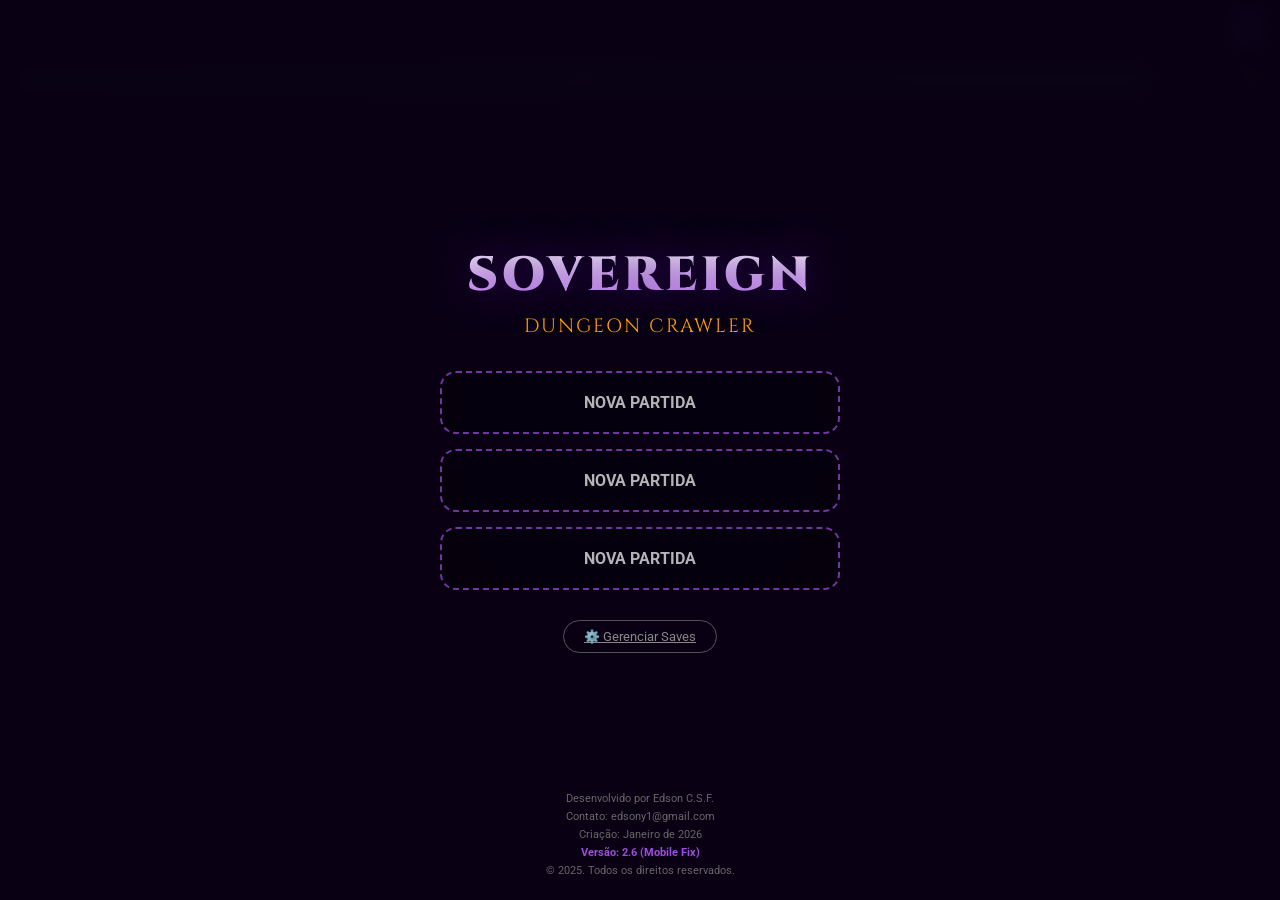
<file: jogos/the-kings-dungeon/index.html>
<!DOCTYPE html>
<html lang="pt-br">
<head>
    <meta charset="UTF-8">
    <meta name="viewport" content="width=device-width, initial-scale=1.0, maximum-scale=1.0, user-scalable=no">
    <title>Dungeon RPG Sovereign - Ultimate v2.6</title>
    <link href="https://fonts.googleapis.com/css2?family=Cinzel:wght@700;900&family=Roboto:wght@400;700&display=swap" rel="stylesheet">
    
    <style>
        :root {
            --primary: #9d4edd;
            --primary-glow: #c77dff;
            --primary-dark: #3c096c;
            --bg: #10002b;
            --bg-card: #240046;
            --bg-slot: #1a1a2e;
            --atk: #ff4d4d;
            --def: #4cc9f0;
            --hp: #06d6a0;
            --hp-bg: #2d6a4f;
            --gold: #ffd60a;
            --xp: #ff9e00;
            --xp-bg: #552800;
            --trap: #e63946;
            --item: #4895ef;
            --enemy: #ef233c;
            --text: #e0aaff;
            --text-white: #ffffff;
            --thorns: #d90429;
            --poison: #a0e000;
            --vamp: #ff006e;
            --rage: #fb8500;
        }
        
        * {
            box-sizing: border-box;
            margin: 0; padding: 0;
            font-family: 'Roboto', sans-serif;
            -webkit-tap-highlight-color: transparent;
            user-select: none;
            -webkit-user-select: none;
        }
        
        body {
            background: radial-gradient(circle at center, #240046 0%, #10002b 100%);
            color: var(--text);
            overflow: hidden;
            height: 100vh;
            position: relative;
        }

        /* --- MENU INICIAL --- */
        #main-menu {
            position: fixed; top: 0; left: 0; width: 100%; height: 100%;
            background: rgba(10, 0, 20, 0.98); backdrop-filter: blur(10px);
            display: flex; flex-direction: column; justify-content: center; align-items: center;
            z-index: 3000; transition: opacity 0.5s;
        }

        .menu-title {
            font-family: 'Cinzel', serif;
            font-size: 3rem; font-weight: 900; letter-spacing: 4px;
            background: linear-gradient(to bottom, #fff, var(--primary-glow));
            -webkit-background-clip: text; background-clip: text; color: transparent;
            margin-bottom: 0.5rem; 
            text-shadow: 0 0 40px var(--primary-dark);
            text-align: center;
            line-height: 1.2;
        }
        
        .menu-subtitle {
            color: var(--xp); font-family: 'Cinzel', serif; letter-spacing: 2px; margin-bottom: 2rem; font-size: 1.2rem;
        }

        .slot-container { display: flex; flex-direction: column; gap: 15px; margin-bottom: 20px; width: 90%; max-width: 400px; align-items: center; }
        
        .slot-card {
            width: 100%; 
            background: linear-gradient(135deg, rgba(36,0,70,0.8), rgba(10,0,20,0.9));
            border: 2px solid var(--primary);
            border-radius: 16px; padding: 20px; cursor: pointer; transition: 0.3s; text-align: center;
            box-shadow: 0 0 15px rgba(157, 78, 221, 0.2);
            position: relative;
        }
        .slot-card:active { transform: scale(0.98); }
        .slot-card:hover { transform: translateY(-5px); border-color: var(--primary-glow); box-shadow: 0 0 30px rgba(157, 78, 221, 0.6); }
        .slot-card.empty { border-style: dashed; opacity: 0.7; background: rgba(0,0,0,0.5); box-shadow: none;}

        /* Botão de gerenciar saves */
        .manage-btn {
            background: transparent; border: 1px solid #555; color: #888;
            padding: 8px 20px; border-radius: 20px; font-size: 0.8rem;
            cursor: pointer; margin-top: 10px; transition: 0.2s;
            text-decoration: underline;
        }
        .manage-btn:hover { color: #fff; border-color: #fff; }

        .footer-credits {
            position: absolute; bottom: 20px; width: 100%; text-align: center;
            color: #666; font-size: 0.7rem; line-height: 1.6;
        }
        .version-tag { color: var(--primary); font-weight: bold; }

        /* --- HUD --- */
        .hud {
            height: 130px; background: rgba(5, 5, 15, 0.95);
            display: flex; flex-direction: column;
            padding: 10px 15px;
            border-bottom: 2px solid var(--primary-dark);
            box-shadow: 0 10px 30px rgba(0,0,0,0.5);
            z-index: 100;
        }

        .hud-top { display: flex; justify-content: space-between; align-items: center; margin-bottom: 8px; }
        .hud-mid { display: flex; justify-content: space-between; align-items: center; flex: 1; gap: 10px; }

        .bar-container { width: 100%; height: 20px; background: #222; border-radius: 10px; overflow: hidden; position: relative; border: 1px solid #444; box-shadow: inset 0 2px 5px rgba(0,0,0,0.5); }
        .bar-fill { 
            height: 100%; transition: width 0.5s ease-out; 
            display: flex; align-items: center; justify-content: center;
            font-size: 0.7rem; font-weight: 900; color: #fff; 
            text-shadow: 1px 1px 2px black; letter-spacing: 0.5px;
            white-space: nowrap; overflow: hidden;
        }
        .hp-fill { background: linear-gradient(90deg, #2d6a4f, var(--hp)); }
        .xp-fill { background: linear-gradient(90deg, #552800, var(--xp)); }

        .stat-row { display: flex; gap: 10px; align-items: center; }
        .stat-item { display: flex; align-items: center; gap: 4px; font-size: 0.9rem; font-weight: bold; background: rgba(0,0,0,0.3); padding: 4px 8px; border-radius: 6px; border: 1px solid #333; }
        .stat-label { font-size: 0.6rem; color: #888; text-transform: uppercase; }
        
        .unified-menu-btn {
            background: var(--primary-glow); color: #000;
            border: none; width: 36px; height: 36px;
            border-radius: 8px; font-size: 1.2rem;
            cursor: pointer; box-shadow: 0 0 15px rgba(199, 125, 255, 0.4);
            transition: 0.2s; display: flex; justify-content: center; align-items: center;
        }
        .unified-menu-btn:active { transform: scale(0.9); }

        .phase-box { text-align: center; display: flex; flex-direction: column; justify-content: center; align-items: center; }
        .phase-title { font-size: 0.65rem; color: #888; letter-spacing: 1px; }
        .phase-val { font-family: 'Cinzel', serif; font-size: 1.8rem; font-weight: 900; color: var(--primary-glow); text-shadow: 0 0 15px var(--primary-dark); line-height: 1; margin-top: 2px; }

        .kill-box { display: flex; flex-direction: column; align-items: flex-end; justify-content: center; }
        .kill-text { font-size: 0.9rem; color: #fff; font-weight: bold; }
        .kill-label { font-size: 0.6rem; color: #888; }

        /* --- TABULEIRO --- */
        #board {
            display: grid; grid-template-columns: repeat(3, 1fr); grid-template-rows: repeat(4, 1fr);
            gap: 10px; padding: 15px; height: calc(100vh - 230px); 
            max-width: 600px; margin: 0 auto;
            position: relative;
        }

        .card {
            background: linear-gradient(160deg, #2a2a40, #151520);
            border-radius: 12px; 
            display: flex; flex-direction: column;
            position: relative; 
            border: 2px solid rgba(255,255,255,0.05); 
            cursor: pointer;
            box-shadow: 0 4px 6px rgba(0,0,0,0.3);
            transition: transform 0.1s, box-shadow 0.2s;
            overflow: hidden;
        }
        .card:active { transform: scale(0.95); }

        .player-card { 
            border-color: var(--primary-glow); 
            background: radial-gradient(circle at top, #3a0ca3, #10002b);
            box-shadow: 0 0 15px var(--primary), inset 0 0 10px var(--primary);
            z-index: 10;
        }
        .enemy-card { border-color: rgba(239, 35, 60, 0.5); background: linear-gradient(to bottom, #380000, #1a0000); }
        .enemy-card.special-thorns { border-color: var(--thorns); box-shadow: inset 0 0 10px var(--thorns); }
        .enemy-card.special-poison { border-color: var(--poison); box-shadow: inset 0 0 10px var(--poison); }
        .enemy-card.special-vamp { border-color: var(--vamp); box-shadow: inset 0 0 10px var(--vamp); }
        .enemy-card.special-rage { border-color: var(--rage); box-shadow: inset 0 0 10px var(--rage); }
        
        .mystery-card { border-color: var(--gold); background: linear-gradient(45deg, #222, #333); animation: pulseMystery 2s infinite; }
        @keyframes pulseMystery { 0% { box-shadow: 0 0 5px var(--gold); } 50% { box-shadow: 0 0 15px var(--gold); } 100% { box-shadow: 0 0 5px var(--gold); } }

        .card-header { font-size: 0.7rem; padding: 0; text-align: center; background: rgba(0,0,0,0.6); font-weight: bold; letter-spacing: 0.5px; text-transform: uppercase; height: 30px; line-height: 30px; white-space: nowrap; overflow: hidden; text-overflow: ellipsis; padding: 0 5px; width: 100%; word-break: break-all; display: flex; align-items: center; justify-content: center; }
        .card-body { flex: 1; display: flex; align-items: center; justify-content: center; font-size: 2.8rem; filter: drop-shadow(0 4px 4px rgba(0,0,0,0.5)); position: relative; }
        .hp-bar-container { position: absolute; top: 28px; left: 5px; right: 5px; height: 5px; background: rgba(0,0,0,0.8); border-radius: 3px; overflow: hidden; display: none; }
        .enemy-card .hp-bar-container { display: block; }
        .hp-bar-fill { height: 100%; background: var(--hp); transition: width 0.3s; }
        
        .card-footer { display: flex; justify-content: space-around; padding: 6px; background: rgba(0,0,0,0.7); border-top: 1px solid rgba(255,255,255,0.05); }
        .mini-stat { display: flex; flex-direction: column; align-items: center; font-size: 0.8rem; font-weight: bold; line-height: 1; }
        .mini-label { font-size: 0.5rem; color: #888; margin-bottom: 2px; }
        .status-icons { position: absolute; top: 2px; right: 4px; display: flex; gap: 2px; font-size: 0.7rem; }

        /* --- LOG --- */
        #log-container {
            position: fixed; bottom: 0; width: 100%; height: 100px;
            background: rgba(0,0,0,0.95); padding: 10px 20px; overflow-y: auto;
            border-top: 1px solid var(--primary-dark); 
            font-family: 'Consolas', monospace; font-size: 0.8rem;
            display: flex; flex-direction: column-reverse;
            z-index: 500;
        }
        .log-entry { margin-bottom: 4px; padding-left: 10px; border-left: 3px solid #555; opacity: 0.8; animation: fadeInLog 0.3s forwards;}
        @keyframes fadeInLog { from { opacity: 0; transform: translateX(-10px); } to { opacity: 0.8; transform: translateX(0); } }

        /* --- ANIMAÇÕES --- */
        .anim-damage { animation: shake 0.6s cubic-bezier(.36,.07,.19,.97) both; background-color: rgba(255, 0, 0, 0.3); }
        @keyframes shake { 10%, 90% { transform: translate3d(-2px, 0, 0); } 20%, 80% { transform: translate3d(4px, 0, 0); } 30%, 50%, 70% { transform: translate3d(-6px, 0, 0); } 40%, 60% { transform: translate3d(6px, 0, 0); } }
        .anim-death { animation: deathAnim 0.8s forwards; }
        @keyframes deathAnim { 0% { transform: scale(1); opacity: 1; filter: brightness(2); } 50% { transform: scale(1.1) rotate(5deg); opacity: 0.8; } 100% { transform: scale(0) rotate(-20deg); opacity: 0; } }

        .anim-attack-right { animation: lungeRight 0.4s ease-in-out; z-index: 20; }
        .anim-attack-left { animation: lungeLeft 0.4s ease-in-out; z-index: 20; }
        .anim-attack-up { animation: lungeUp 0.4s ease-in-out; z-index: 20; }
        .anim-attack-down { animation: lungeDown 0.4s ease-in-out; z-index: 20; }

        @keyframes lungeRight { 0% { transform: translateX(0); } 50% { transform: translateX(40px) scale(1.2); } 100% { transform: translateX(0); } }
        @keyframes lungeLeft { 0% { transform: translateX(0); } 50% { transform: translateX(-40px) scale(1.2); } 100% { transform: translateX(0); } }
        @keyframes lungeUp { 0% { transform: translateY(0); } 50% { transform: translateY(-40px) scale(1.2); } 100% { transform: translateY(0); } }
        @keyframes lungeDown { 0% { transform: translateY(0); } 50% { transform: translateY(40px) scale(1.2); } 100% { transform: translateY(0); } }

        .anim-spawn { animation: spawnIn 0.6s cubic-bezier(0.175, 0.885, 0.32, 1.275) forwards; opacity: 0; transform: scale(0.5); }
        @keyframes spawnIn { to { opacity: 1; transform: scale(1); } }

        /* --- PARTICLES --- */
        .particle {
            position: absolute; pointer-events: none; border-radius: 50%;
            animation: particleFade 0.8s forwards;
        }
        @keyframes particleFade {
            0% { transform: translate(0,0) scale(1); opacity: 1; }
            100% { transform: translate(var(--tx), var(--ty)) scale(0); opacity: 0; }
        }

        /* --- FLOATING TEXT --- */
        .floating-text {
            position: absolute; pointer-events: none; z-index: 1000;
            font-weight: 900; font-size: 1.5rem; text-shadow: 2px 2px 0 #000;
            animation: floatUp 1.5s forwards; white-space: nowrap;
        }
        @keyframes floatUp { 0% { transform: translateY(0) scale(0.8); opacity: 1; } 50% { transform: translateY(-40px) scale(1.3); opacity: 1; } 100% { transform: translateY(-80px) scale(1); opacity: 0; } }

        /* --- TOOLTIP (PC ONLY) --- */
        #tooltip {
            position: fixed; pointer-events: none; z-index: 2000;
            background: rgba(0,0,0,0.95); border: 1px solid var(--primary);
            padding: 15px; border-radius: 8px; max-width: 250px;
            color: #fff; font-size: 0.9rem; text-align: center;
            box-shadow: 0 0 20px rgba(157, 78, 221, 0.5);
            opacity: 0; transition: opacity 0.2s;
        }
        #tooltip h4 { color: var(--gold); margin-bottom: 5px; font-family: 'Cinzel', serif; }
        #tooltip.visible { opacity: 1; }

        /* --- MODAIS --- */
        .modal-overlay {
            position: fixed; top: 0; left: 0; width: 100%; height: 100%;
            background: rgba(0,0,0,0.85); backdrop-filter: blur(5px);
            display: none; justify-content: center; align-items: center; z-index: 4000;
            opacity: 0; transition: opacity 0.3s;
        }
        .modal-overlay.active { display: flex; opacity: 1; }
        .modal-content { 
            background: #1a1a2e; padding: 30px; border-radius: 20px; 
            border: 2px solid var(--primary); width: 90%; max-width: 400px;
            box-shadow: 0 0 50px rgba(157, 78, 221, 0.4); text-align: center;
            transform: scale(0.8); transition: transform 0.3s;
            max-height: 90vh; overflow-y: auto;
        }
        .modal-overlay.active .modal-content { transform: scale(1); }
        
        .menu-option, .shop-item, .stat-row-modal, .achieve-item { 
            background: #222; border: 1px solid #444; border-radius: 10px; padding: 12px; margin-bottom: 8px; 
            display: flex; justify-content: space-between; align-items: center; cursor: pointer; transition: 0.2s; text-align: left;
        }
        .menu-option:hover, .shop-item:hover, .stat-row-modal:hover, .achieve-item:hover { background: #2a2a40; border-color: var(--primary); transform: scale(1.02); }
        .menu-option:active, .shop-item:active { transform: scale(0.98); }
        .menu-icon { font-size: 1.5rem; margin-right: 15px; width: 30px; text-align: center; }
        
        .shop-info, .stat-info, .achieve-info { flex: 1; }
        .shop-name, .stat-name, .achieve-name { color: var(--gold); font-weight: bold; font-size: 0.9rem; }
        .shop-desc, .stat-desc, .achieve-desc { font-size: 0.7rem; color: #aaa; margin-top: 2px; }
        .shop-cost { background: #000; color: var(--gold); padding: 4px 8px; border-radius: 5px; font-weight: bold; border: 1px solid var(--gold); font-size: 0.8rem; }
        .achieve-status { color: #666; font-size: 1.2rem; }
        .achieve-item.unlocked .achieve-status { color: var(--primary); text-shadow: 0 0 10px var(--primary); }
        .achieve-item.unlocked { border-color: var(--primary-glow); background: rgba(36,0,70,0.5); }

        .stat-val { color: var(--text-white); font-weight: bold; font-size: 1rem; }
        .monster-stat { display: flex; justify-content: space-between; font-size: 0.8rem; padding: 5px 0; border-bottom: 1px solid #333; }

        .class-grid { display: grid; grid-template-columns: 1fr 1fr; gap: 15px; margin-top: 20px; }
        .class-card { background: #222; border: 2px solid #444; padding: 15px; border-radius: 10px; cursor: pointer; transition: 0.2s; }
        .class-card:active { transform: scale(0.95); }
        .class-icon { font-size: 2.5rem; margin-bottom: 10px; display: block; }
        .class-name { color: var(--gold); font-weight: bold; font-family: 'Cinzel', serif; }
        .class-desc { font-size: 0.75rem; color: #aaa; margin-top: 5px; }

        .bonus-btn { width: 100%; padding: 15px; margin: 8px 0; border: none; border-radius: 10px; color: white; font-weight: bold; font-size: 1rem; cursor: pointer; display: flex; justify-content: space-between; align-items: center; transition: transform 0.2s; background: #333; }
        .bonus-btn:active { transform: scale(0.98); }
        
        .phase-btn, .retry-btn { width: 100%; padding: 20px; margin-top: 20px; border: none; border-radius: 12px; font-size: 1.3rem; font-weight: 900; color: #000; cursor: pointer; box-shadow: 0 5px 20px rgba(255, 214, 10, 0.4); animation: pulseBtn 2s infinite; }
        .phase-btn { background: linear-gradient(45deg, var(--gold), var(--xp)); }
        .retry-btn { background: linear-gradient(45deg, #ef233c, #d90429); }
        @keyframes pulseBtn { 0% { transform: scale(1); } 50% { transform: scale(1.05); } 100% { transform: scale(1); } }

        /* Delete Modal Specific */
        .delete-slot-btn {
            background: var(--enemy); color: white; border: none; 
            padding: 10px 20px; border-radius: 8px; font-weight: bold; 
            width: 100%; margin-top: 10px;
            box-shadow: 0 4px 0 #900;
        }
        .delete-slot-btn:active { transform: translateY(4px); box-shadow: none; }

        /* Phase Transition */
        #phase-effect { position: fixed; top: 0; left: 0; width: 100%; height: 100%; background: white; pointer-events: none; z-index: 5000; opacity: 0; }
        .phase-flash { animation: flashEffect 2.5s forwards; }
        @keyframes flashEffect { 0% { opacity: 1; } 30% { opacity: 0; } 100% { opacity: 0; } }

        .ghost-card { position: fixed; z-index: 999; pointer-events: none; transition: all 0.5s ease-in-out; box-shadow: 0 0 30px var(--primary); border-radius: 12px; }

    </style>
</head>
<body>

    <div id="phase-effect"></div>
    <div id="tooltip"></div>

    <div id="main-menu">
        <h1 class="menu-title">SOVEREIGN</h1>
        <div class="menu-subtitle">DUNGEON CRAWLER</div>
        <div class="slot-container" id="slot-list"></div>
        <button class="manage-btn" onclick="Game.openDeleteModal()">⚙️ Gerenciar Saves</button>
        
        <div class="footer-credits">
            Desenvolvido por Edson C.S.F.<br>
            Contato: edsony1@gmail.com<br>
            Criação: Janeiro de 2026<br>
            <span class="version-tag">Versão: 2.6 (Mobile Fix)</span><br>
            &copy; 2025. Todos os direitos reservados.
        </div>
    </div>

    <div class="hud">
        <div class="hud-top">
            <div class="stat-row">
                <div class="stat-item" style="color:var(--atk)">
                    <span class="stat-label">ATK</span>
                    <span id="p-atk">10</span>
                </div>
                <div class="stat-item" style="color:var(--def)">
                    <span class="stat-label">DEF</span>
                    <span id="p-def">5</span>
                </div>
            </div>
            <button class="unified-menu-btn" onclick="Game.openPauseMenu()">⚙️</button>
        </div>
        
        <div class="hud-mid">
            <div style="flex: 1;">
                <div class="bar-container" style="margin-bottom: 5px;">
                    <div id="hp-fill" class="bar-fill hp-fill" style="width: 100%">50/50</div>
                </div>
                <div class="bar-container" style="height: 10px;">
                    <div id="xp-fill" class="bar-fill xp-fill" style="width: 0%">0/60</div>
                </div>
            </div>

            <div class="phase-box">
                <span class="phase-title">ESTÁGIO</span>
                <span id="ui-phase" class="phase-val">1</span>
            </div>

            <div class="kill-box">
                <div class="stat-row" style="align-items: center; gap: 5px;">
                     <div class="stat-item" style="background:none; border:none; padding:0;">
                        <span id="p-gold" style="color:var(--gold); font-size: 1.1rem; font-weight:900">0</span> 
                        <span style="color:var(--gold); font-size: 0.8rem">💰</span>
                     </div>
                </div>
                <span class="kill-label">OBJETIVO</span>
                <span class="kill-text" style="color:var(--enemy)" id="ui-kills">0 / 5</span>
            </div>
        </div>
    </div>

    <div id="board"></div>
    <div id="log-container"></div>

    <!-- DELETE SAVES MODAL -->
    <div id="delete-modal" class="modal-overlay">
        <div class="modal-content">
            <h2 style="color:var(--enemy); margin-bottom: 20px; font-family:'Cinzel',serif">APAGAR SAVES</h2>
            <p style="color:#aaa; margin-bottom:15px; font-size:0.9rem">Selecione um save para apagar permanentemente.</p>
            <div id="delete-list"></div>
            <button class="bonus-btn" style="background: #444; justify-content:center; margin-top:20px;" onclick="Game.closeDeleteModal()">CANCELAR</button>
        </div>
    </div>

    <!-- CLASS SELECTION MODAL -->
    <div id="class-modal" class="modal-overlay">
        <div class="modal-content">
            <h2 style="color:var(--primary); margin-bottom: 10px; font-family:'Cinzel',serif">ESCOLHA SUA CLASSE</h2>
            <div class="class-grid">
                <div class="class-card" onclick="Game.selectClass('wizard')">
                    <span class="class-icon">🧙‍♂️</span>
                    <div class="class-name">MAGO</div>
                    <div class="class-desc">Alta Crítica & Sorte.<br>Baixa Vida.</div>
                </div>
                <div class="class-card" onclick="Game.selectClass('warrior')">
                    <span class="class-icon">⚔️</span>
                    <div class="class-name">GUERREIRO</div>
                    <div class="class-desc">Alta Vida & Ataque.<br>Baixa Crítica.</div>
                </div>
            </div>
        </div>
    </div>

    <!-- PAUSE MODAL -->
    <div id="pause-modal" class="modal-overlay">
        <div class="modal-content">
            <h2 style="color:var(--primary); margin-bottom: 20px; font-family:'Cinzel',serif">MENU</h2>
            <div class="menu-option" onclick="Game.closePauseMenu()">
                <span class="menu-icon">▶️</span>
                <span style="font-weight:bold; font-size:1.1rem; color:#fff">CONTINUAR</span>
            </div>
            <div class="menu-option" onclick="Game.openShop()">
                <span class="menu-icon">🛒</span>
                <div class="shop-info">
                    <div class="shop-name">LOJA</div>
                    <div class="shop-desc">Melhore suas estatísticas.</div>
                </div>
            </div>
            <div class="menu-option" onclick="Game.openStats()">
                <span class="menu-icon">📊</span>
                <div class="shop-info">
                    <div class="shop-name">ESTATÍSTICAS</div>
                    <div class="shop-desc">Veja seus abates e status.</div>
                </div>
            </div>
            <div class="menu-option" onclick="Game.openAchievements()">
                <span class="menu-icon">🏆</span>
                <div class="shop-info">
                    <div class="shop-name">CONQUISTAS</div>
                    <div class="shop-desc">Desbloqueie recompensas.</div>
                </div>
            </div>
            <div class="menu-option" onclick="exitToMenu()" style="border-color:var(--enemy); margin-top:15px">
                <span class="menu-icon">🚪</span>
                <span style="font-weight:bold; color:var(--enemy)">SAIR PARA O MENU</span>
            </div>
        </div>
    </div>

    <!-- ACHIEVEMENTS MODAL -->
    <div id="achievements-modal" class="modal-overlay">
        <div class="modal-content">
            <h2 style="color:var(--gold); margin-bottom: 20px; font-family:'Cinzel',serif">CONQUISTAS</h2>
            <div id="achievements-list"></div>
            <button class="bonus-btn" style="background: #444; justify-content:center; margin-top:15px;" onclick="Game.backToPause()">VOLTAR</button>
        </div>
    </div>

    <!-- STATS MODAL -->
    <div id="stats-modal" class="modal-overlay">
        <div class="modal-content">
            <h2 style="color:var(--primary); margin-bottom: 15px; font-family:'Cinzel',serif">STATUS GERAL</h2>
            <div id="stats-list" style="text-align: left;"></div>
            <button class="bonus-btn" style="background: #444; justify-content:center; margin-top:15px;" onclick="Game.backToPause()">VOLTAR</button>
        </div>
    </div>

    <!-- SHOP MODAL -->
    <div id="shop-modal" class="modal-overlay">
        <div class="modal-content">
            <h2 style="color:var(--gold); margin-bottom: 20px; font-family:'Cinzel',serif">MERCADOR</h2>
            <div id="shop-items"></div>
            <button class="bonus-btn" style="background: #444; justify-content:center; margin-top:15px;" onclick="Game.backToPause()">VOLTAR</button>
        </div>
    </div>

    <!-- LEVEL COMPLETE MODAL -->
    <div id="phase-modal" class="modal-overlay">
        <div class="modal-content">
            <h1 style="color:var(--gold); font-size: 2.5rem; margin-bottom: 10px;">FASE CONCLUÍDA!</h1>
            <div style="font-size: 1.1rem; color: #ccc; margin-bottom: 20px;">
                <p>Prepare-se para o Estágio <span id="next-phase-num" style="color:var(--primary-glow); font-weight:bold;">2</span></p>
                <p style="font-size: 0.9rem; color: #888; margin-top: 5px;">O perigo aumenta.</p>
            </div>
            <button class="phase-btn" onclick="Game.startNextPhase()">CONTINUAR JORNADA</button>
        </div>
    </div>

    <!-- RETRY MODAL (Death) -->
    <div id="retry-modal" class="modal-overlay">
        <div class="modal-content" style="border-color: var(--enemy);">
            <h1 style="color:var(--enemy); font-size: 2.5rem; margin-bottom: 10px;">DERROTA</h1>
            <p style="margin-bottom: 20px; font-size: 1rem;">Você caiu no Estágio <span id="retry-phase-num" style="color:var(--primary); font-weight:bold"></span>.</p>
            <p style="font-size: 0.8rem; color: #aaa;">Seus recursos foram restaurados ao início desta fase.</p>
            <button class="retry-btn" onclick="Game.retryPhase()">TENTAR NOVAMENTE</button>
            <button class="bonus-btn" style="background: #444; justify-content:center; margin-top:10px;" onclick="exitToMenu()">SAIR PARA O MENU</button>
        </div>
    </div>

    <!-- BONUS MODAL -->
    <div id="bonus-modal" class="modal-overlay">
        <div class="modal-content">
            <h2 style="color:var(--gold); margin-bottom:10px">✨ RECOMPENSA ✨</h2>
            <p style="font-size:0.9rem; color:#aaa; margin-bottom:20px">Escolha sua melhoria:</p>
            <div id="bonus-options">
                <button class="bonus-btn" style="background: linear-gradient(45deg, #d90429, #ef233c)" onclick="applyBonus('atk')"><span>⚔️ ATAQUE</span><span id="b-atk"></span></button>
                <button class="bonus-btn" style="background: linear-gradient(45deg, #06d6a0, #118ab2)" onclick="applyBonus('hp')"><span>❤️ VIDA MAX</span><span id="b-hp"></span></button>
                <button class="bonus-btn" style="background: linear-gradient(45deg, #4361ee, #4cc9f0)" onclick="applyBonus('def')"><span>🛡️ DEFESA</span><span id="b-def"></span></button>
            </div>
        </div>
    </div>

<script>
    // --- SISTEMA DE SOM ---
    const SoundFX = {
        ctx: null,
        init() {
            if (!this.ctx) this.ctx = new (window.AudioContext || window.webkitAudioContext)();
        },
        play(type) {
            if (!this.ctx) return;
            const osc = this.ctx.createOscillator();
            const gain = this.ctx.createGain();
            osc.connect(gain);
            gain.connect(this.ctx.destination);
            const now = this.ctx.currentTime;
            
            if (type === 'hit') {
                osc.type = 'sawtooth';
                osc.frequency.setValueAtTime(150, now);
                osc.frequency.exponentialRampToValueAtTime(40, now + 0.1);
                gain.gain.setValueAtTime(0.3, now);
                gain.gain.exponentialRampToValueAtTime(0.01, now + 0.1);
                osc.start(now); osc.stop(now + 0.1);
            } else if (type === 'coin') {
                osc.type = 'sine';
                osc.frequency.setValueAtTime(1200, now);
                osc.frequency.setValueAtTime(1600, now + 0.1);
                gain.gain.setValueAtTime(0.2, now);
                gain.gain.linearRampToValueAtTime(0.01, now + 0.3);
                osc.start(now); osc.stop(now + 0.3);
            } else if (type === 'attack') {
                osc.type = 'triangle';
                osc.frequency.setValueAtTime(300, now);
                osc.frequency.linearRampToValueAtTime(100, now + 0.1);
                gain.gain.setValueAtTime(0.2, now);
                gain.gain.linearRampToValueAtTime(0.01, now + 0.1);
                osc.start(now); osc.stop(now + 0.1);
            } else if (type === 'death') {
                osc.type = 'square';
                osc.frequency.setValueAtTime(100, now);
                osc.frequency.exponentialRampToValueAtTime(10, now + 0.5);
                gain.gain.setValueAtTime(0.3, now);
                gain.gain.linearRampToValueAtTime(0.01, now + 0.5);
                osc.start(now); osc.stop(now + 0.5);
            } else if (type === 'levelup') {
                osc.type = 'sine';
                osc.frequency.setValueAtTime(400, now);
                osc.frequency.linearRampToValueAtTime(800, now + 0.3);
                gain.gain.setValueAtTime(0.2, now);
                gain.gain.linearRampToValueAtTime(0.01, now + 0.6);
                osc.start(now); osc.stop(now + 0.6);
            }
        }
    };

    const sleep = (ms) => new Promise(resolve => setTimeout(resolve, ms));
    const getEl = (id) => document.getElementById(id);

    const Game = {
        currentSlot: null,
        player: null,
        grid: [],
        bonusValue: 0,
        isStarted: false,
        isAnimating: false,

        init() { 
            this.renderSlots(); 
            document.addEventListener('mousemove', (e) => this.moveTooltip(e));
        },

        renderSlots() {
            const container = getEl('slot-list');
            container.innerHTML = '';
            const saves = JSON.parse(localStorage.getItem('sov_rpg_saves') || '{}');
            ['slot1', 'slot2', 'slot3'].forEach(id => {
                const save = saves[id];
                const card = document.createElement('div');
                card.className = `slot-card ${!save ? 'empty' : ''}`;
                
                if (save) {
                    const className = save.class === 'warrior' ? 'GUERREIRO' : 'MAGO';
                    card.innerHTML = `
                        <b style="color:var(--primary-glow); font-size:1.2rem">HERÓI ${id.slice(-1)}</b>
                        <div style="margin: 15px 0; font-size:0.9rem">
                            <span style="color:#aaa">Nível ${save.level} | ${className}</span><br>
                            <span style="color:var(--gold)">🚩 Fase ${save.phase}</span>
                        </div>
                        <div style="font-size:0.8rem; color:var(--enemy)">💀 ${save.totalKills} Abates</div>
                    `;
                } else { card.innerHTML += `<b style="color:#fff">NOVA PARTIDA</b>`; }
                
                card.onclick = () => this.startGame(id, save);
                container.appendChild(card);
            });
        },

        openDeleteModal() {
            const list = getEl('delete-list');
            list.innerHTML = '';
            const saves = JSON.parse(localStorage.getItem('sov_rpg_saves') || '{}');
            ['slot1', 'slot2', 'slot3'].forEach(id => {
                const save = saves[id];
                const wrapper = document.createElement('div');
                wrapper.style.marginBottom = '15px';
                
                let info = '';
                if(save) {
                    info = `Nível ${save.level} - Fase ${save.phase}`;
                } else {
                    info = '<span style="color:#666; font-style:italic">Vazio</span>';
                }

                wrapper.innerHTML = `
                    <div style="background:rgba(0,0,0,0.3); padding:10px; border-radius:8px; border:1px solid #444">
                        <div style="font-weight:bold; color:var(--primary); margin-bottom:5px">HERÓI ${id.slice(-1)}</div>
                        <div style="font-size:0.9rem; margin-bottom:10px">${info}</div>
                        ${save ? `<button class="delete-slot-btn" onclick="Game.deleteSpecificSlot('${id}')">🗑️ APAGAR SAVE</button>` : ''}
                    </div>
                `;
                list.appendChild(wrapper);
            });
            getEl('delete-modal').classList.add('active');
        },

        closeDeleteModal() {
            getEl('delete-modal').classList.remove('active');
        },

        deleteSpecificSlot(slotId) {
            if(confirm(`Tem certeza que deseja apagar o Herói ${slotId.slice(-1)}?`)) {
                const saves = JSON.parse(localStorage.getItem('sov_rpg_saves') || '{}');
                delete saves[slotId];
                localStorage.setItem('sov_rpg_saves', JSON.stringify(saves));
                this.renderSlots();
                this.openDeleteModal(); // Re-render the modal to update state
            }
        },

        startGame(slotId, saveData) {
            SoundFX.init();
            this.currentSlot = slotId;
            const defaults = {
                class: 'wizard', atk: 10, hp: 50, maxHp: 50, def: 5,
                pos: 4, phase: 1, kills: 0, totalKills: 0,
                xp: 0, level: 1, critChance: 0.1, dodgeChance: 0.1, gold: 0, luck: 1.0,
                killsByType: {}, achievements: [],
                phaseStartStats: { hp: 50, gold: 0, xp: 0 }
            };

            if (saveData) {
                this.player = { ...defaults, ...saveData };
                this.player.gold = Number(this.player.gold) || 0;
                this.player.hp = Number(this.player.hp) || this.player.maxHp;
                this.player.xp = Number(this.player.xp) || 0;
                this.player.phase = Number(this.player.phase) || 1;
                this.player.level = Number(this.player.level) || 1;
                this.player.critChance = Number(this.player.critChance) || 0.1;
                this.player.dodgeChance = Number(this.player.dodgeChance) || 0.1;
                this.player.luck = Number(this.player.luck) || 1.0;
                if(!this.player.killsByType) this.player.killsByType = {};
                if(!this.player.achievements) this.player.achievements = [];
                if(!this.player.phaseStartStats) this.player.phaseStartStats = { hp: this.player.hp, gold: this.player.gold, xp: this.player.xp };

                this.applyClassStats();
                getEl('main-menu').style.display = 'none';
                this.isStarted = true;
                this.setupBoard();
            } else {
                this.player = { ...defaults };
                this.tempSlot = slotId;
                getEl('class-modal').classList.add('active');
            }
        },

        selectClass(className) {
            this.player.class = className;
            this.applyClassStats();
            this.currentSlot = this.tempSlot;
            getEl('class-modal').classList.remove('active');
            getEl('main-menu').style.display = 'none';
            this.isStarted = true;
            this.setupBoard();
        },

        applyClassStats() {
            if (this.player.class === 'warrior') {
                this.player.atk = 12; this.player.maxHp = 70; this.player.hp = 70;
                this.player.def = 6; this.player.critChance = 0.05; this.player.luck = 0.9;
                this.player.icon = '⚔️';
            } else {
                this.player.atk = 10; this.player.maxHp = 50; this.player.hp = 50;
                this.player.def = 5; this.player.critChance = 0.15; this.player.luck = 1.1;
                this.player.icon = '🧙‍♂️';
            }
        },

        save() {
            const saves = JSON.parse(localStorage.getItem('sov_rpg_saves') || '{}');
            saves[this.currentSlot] = this.player;
            localStorage.setItem('sov_rpg_saves', JSON.stringify(saves));
        },

        getKillsRequired() { return 5 + (this.player.phase - 1); },

        setupBoard() {
            this.grid = [];
            for(let i = 0; i < 12; i++) {
                if(i === this.player.pos) this.grid.push({type:'player', icon:this.player.icon, name:'VOCÊ'});
                else this.grid.push(this.generateCard());
            }
            this.render();
        },

        generateCard() {
            const r = Math.random();
            const p = parseInt(this.player.phase) || 1;
            const lvMod = 1 + (p * 0.15); 

            if (r < 0.20) return { type: 'mystery', icon: '❓', name: '???' };

            if (r > 0.20 && r < 0.25) {
                const pool = [
                    {n:'Espada', s:'atk', i:'⚔️', v: Math.floor(2 + p/2)},
                    {n:'Escudo', s:'def', i:'🛡️', v: Math.floor(1 + p/4)},
                    {n:'Poção', s:'hp', i:'🧪', v: Math.floor(10 + (p * 2))}
                ];
                const it = pool[Math.floor(Math.random() * pool.length)];
                return { type: 'item', sub: it.s, name: it.n, icon: it.i, val: it.val, desc: `+${it.val}` };
            }
            
            const types = [
                {n:'Golem', i:'🗿', h:2.0, a:0.6, d:1.5, l:"🛡️ Muito resistente. Cuidado!"},
                {n:'Esqueleto', i:'💀', h:0.7, a:1.2, d:0.3, l:"⚡ Rápido, mas com pouca vida."},
                {n:'Bruxa', i:'🧙‍♀️', h:0.9, a:1.3, d:0.4, l:"☠️ Usa magia e veneno."},
                {n:'Orc', i:'🧌', h:1.2, a:1.1, d:0.8, l:"⚔️ Guerreiro equilibrado."},
                {n:'Goblin', i:'👺', h:0.8, a:0.7, d:0.5, l:"💨 Fraco e desprezível."}
            ];
            const t = types[Math.floor(Math.random() * types.length)];
            
            const enemy = {
                type: 'enemy',
                name: t.n, icon: t.i, longDesc: t.l,
                hp: Math.floor((12 + p * 5) * t.h * lvMod),
                maxHp: Math.floor((12 + p * 5) * t.h * lvMod),
                atk: Math.floor((5 + p * 2) * t.a * lvMod),
                def: Math.floor((2 + p) * t.d * lvMod),
                xp: Math.floor(15 + (p * 5)),
                gold: Math.floor(5 + (p * 3))
            };

            if (p >= 2) {
                if (Math.random() < 0.20) { enemy.thorns = true; enemy.desc = "🌵 Espinhos"; }
                else if (Math.random() < 0.20) { enemy.poison = true; enemy.desc = "☠️ Veneno"; }
            }
            if (p >= 3) {
                if (Math.random() < 0.15) { enemy.vamp = true; enemy.desc = "🩸 Vampirismo"; }
            }
            if (p >= 5) {
                if (Math.random() < 0.15) { enemy.rage = true; enemy.desc = "🔥 Fúria"; }
            }

            return enemy;
        },

        showTooltip(title, text, targetEl) {
            const tt = getEl('tooltip');
            const rect = targetEl.getBoundingClientRect();
            tt.innerHTML = `<h4>${title}</h4><p>${text}</p>`;
            tt.style.left = (rect.left + window.scrollX) + 'px';
            tt.style.top = (rect.top + window.scrollY) + 'px';
            tt.classList.add('visible');
        },
        hideTooltip() { getEl('tooltip').classList.remove('visible'); },
        moveTooltip(e) {
            const tt = getEl('tooltip');
            if (tt.classList.contains('visible')) {
                tt.style.left = (e.clientX + 15) + 'px';
                tt.style.top = (e.clientY + 15) + 'px';
            }
        },

        spawnParticles(x, y, color, count = 10) {
            for(let i=0; i<count; i++) {
                const p = document.createElement('div');
                p.className = 'particle';
                p.style.left = x + 'px';
                p.style.top = y + 'px';
                p.style.backgroundColor = color;
                const size = Math.random() * 6 + 2;
                p.style.width = size + 'px';
                p.style.height = size + 'px';
                const angle = Math.random() * Math.PI * 2;
                const velocity = Math.random() * 60 + 20;
                const tx = Math.cos(angle) * velocity + 'px';
                const ty = Math.sin(angle) * velocity + 'px';
                p.style.setProperty('--tx', tx);
                p.style.setProperty('--ty', ty);
                document.body.appendChild(p);
                setTimeout(() => p.remove(), 800);
            }
        },

        async handleAction(idx) {
            if (this.isAnimating) return;

            const diff = Math.abs(this.player.pos - idx);
            const isNeighbor = (diff === 1 && Math.floor(this.player.pos/3) === Math.floor(idx/3)) || diff === 3;
            
            if (!isNeighbor) {
                const board = getEl('board');
                board.style.transform = "translateX(5px)";
                setTimeout(()=> board.style.transform = "translateX(-5px)", 50);
                setTimeout(()=> board.style.transform = "translateX(0)", 100);
                return;
            }
            
            this.isAnimating = true;
            const target = this.grid[idx];
            
            if (target.type === 'enemy') await this.combat(idx, target);
            else if (target.type === 'mystery') await this.revealMystery(idx, target);
            else if (target.type === 'item') await this.collectItem(idx, target);
            else if (target.type === 'trap') await this.hitTrap(idx, target);
            else await this.move(idx);
            
            this.save();
            this.isAnimating = false;
        },

        async revealMystery(idx, target) {
            const el = getEl(`card-${idx}`);
            el.style.transform = "rotateY(90deg)";
            await sleep(300);
            
            const roll = Math.random();
            let newContent;
            const p = parseInt(this.player.phase) || 1;
            
            if (roll < 0.4) {
                newContent = { type: 'trap', icon: '💣', name: 'ARMADILHA', dmg: Math.floor(5 + (p * 2)), desc: 'Explosão!' };
            } else if (roll < 0.7) {
                const g = Math.floor(10 * p * this.player.luck);
                newContent = { type: 'gold-buff', icon: '💰', name: 'BAÚ', val: g, desc: `Encontrou ${g} Gold!` };
            } else if (roll < 0.9) {
                const x = Math.floor(20 * this.player.luck);
                newContent = { type: 'xp-buff', icon: '📜', name: 'TOMO', val: x, desc: `Encontrou ${x} XP!` };
            } else {
                newContent = { type: 'heal-buff', icon: '❤️', name: 'FONTE', val: 15, desc: 'Cura total!' };
            }
            
            this.grid[idx] = newContent;
            this.render();
            await sleep(500);
            await this.applyMysteryEffect(idx, newContent);
        },

        async applyMysteryEffect(idx, content) {
            const playerEl = getEl(`card-${this.player.pos}`);
            
            if (content.type === 'trap') {
                this.player.hp -= content.dmg;
                this.spawnParticles(window.innerWidth/2, window.innerHeight/2, '#e63946', 20);
                SoundFX.play('hit');
                this.showFloatingText(playerEl, `-${content.dmg}`, "var(--trap)", 1.5);
                playerEl.classList.add('anim-damage');
                this.addLog(`⚠️ Era uma armadilha! -${content.dmg} HP`, "var(--trap)");
                if (this.player.hp <= 0) { await sleep(500); this.gameOver(); return; }
                await sleep(300);
                playerEl.classList.remove('anim-damage');
            } else if (content.type === 'gold-buff') {
                this.player.gold += content.val;
                SoundFX.play('coin');
                this.spawnParticles(window.innerWidth/2, window.innerHeight/2, '#ffd60a', 15);
                this.showFloatingText(playerEl, `+${content.val}`, "var(--gold)", 1.5);
                this.addLog(content.desc, "var(--gold)");
            } else if (content.type === 'xp-buff') {
                this.player.xp += content.val;
                this.spawnParticles(window.innerWidth/2, window.innerHeight/2, '#ff9e00', 15);
                this.showFloatingText(playerEl, `+${content.val} XP`, "var(--xp)", 1.5);
                this.addLog(content.desc, "var(--xp)");
            } else if (content.type === 'heal-buff') {
                const heal = Math.floor(this.player.maxHp * 0.3);
                this.player.hp = Math.min(this.player.maxHp, this.player.hp + heal);
                this.spawnParticles(window.innerWidth/2, window.innerHeight/2, '#06d6a0', 15);
                this.showFloatingText(playerEl, `+${heal}`, "var(--hp)", 1.5);
                this.addLog(`Cura recebida!`, "var(--hp)");
            }
            
            await this.move(idx);
        },

        async combat(idx, enemy) {
            const enemyEl = getEl(`card-${idx}`);
            const playerEl = getEl(`card-${this.player.pos}`);
            
            if (enemy.rage && enemy.hp < enemy.maxHp * 0.3) {
                enemy.atk = Math.floor(enemy.atk * 2);
                this.addLog("🔥 INIMIGO EM FÚRIA!", "var(--rage)");
            }

            await this.animateAttack(playerEl, idx);
            
            let isCrit = Math.random() < this.player.critChance;
            let dmg = Math.max(1, Math.floor(this.player.atk - enemy.def));
            if (isCrit) dmg = Math.floor(dmg * 1.5);
            
            enemy.hp -= dmg;
            
            const rect = enemyEl.getBoundingClientRect();
            this.spawnParticles(rect.left + rect.width/2, rect.top + rect.height/2, '#fff', 8);
            SoundFX.play('hit');
            
            this.showFloatingText(enemyEl, `-${dmg}`, isCrit ? '#ffeb3b' : '#fff', isCrit ? 2 : 1.5);
            enemyEl.classList.add('anim-damage');
            this.addLog(`${isCrit ? '💥 CRÍTICO! ' : ''}Você causou ${dmg} de dano.`);

            if (enemy.thorns && dmg > 0) {
                const thornsDmg = Math.floor(dmg * 0.2);
                this.player.hp -= thornsDmg;
                this.showFloatingText(playerEl, `-${thornsDmg}`, "var(--thorns)", 1.2);
                playerEl.classList.add('anim-damage');
                this.addLog(`🌵 Espinhos! -${thornsDmg} HP`, "var(--thorns)");
                await sleep(200);
                playerEl.classList.remove('anim-damage');
            }

            if (this.player.hp <= 0) { await sleep(500); this.gameOver(); return; }

            if (enemy.hp <= 0) {
                await sleep(200);
                enemyEl.classList.remove('anim-damage');
                enemyEl.classList.add('anim-death');
                SoundFX.play('death');
                this.spawnParticles(rect.left + rect.width/2, rect.top + rect.height/2, '#ef233c', 20);
                
                await sleep(800);
                
                this.player.kills++;
                this.player.totalKills++;
                
                if(!this.player.killsByType[enemy.name]) this.player.killsByType[enemy.name] = 0;
                this.player.killsByType[enemy.name]++;

                this.checkAchievements();
                
                let goldDrop = Math.floor(enemy.gold * this.player.luck);
                this.player.gold += goldDrop;
                let xpDrop = Math.floor(enemy.xp * this.player.luck);
                this.player.xp += xpDrop;
                
                SoundFX.play('coin');
                this.showFloatingText(playerEl, `+${goldDrop}💰`, 'gold', 1.2);
                
                if (this.player.kills >= this.getKillsRequired()) {
                    this.showPhaseCompleteModal();
                    this.pendingMove = idx; 
                } else if (Math.random() > 0.7) {
                    await sleep(300);
                    this.showBonus(Math.max(1, Math.floor(enemy.def/2)));
                    this.pendingMove = idx;
                } else {
                    this.checkLevelUp();
                    await this.move(idx);
                }
            } else {
                enemyEl.classList.remove('anim-damage');
                await sleep(300);
                
                await this.animateAttack(enemyEl, this.player.pos);
                
                if (Math.random() < this.player.dodgeChance) {
                    this.showFloatingText(playerEl, "ESQUIVOU!", "#4cc9f0", 1.2);
                    this.addLog("⚡ Você esquivou!", "var(--def)");
                } else {
                    let eDmg = Math.max(1, Math.floor(enemy.atk - this.player.def));
                    
                    if (enemy.poison && Math.random() < 0.5) {
                        const poisonDmg = Math.floor(2 + (parseInt(this.player.phase) || 1));
                        eDmg += poisonDmg;
                        this.showFloatingText(playerEl, `+${poisonDmg}☠️`, "var(--poison)", 1.2);
                        this.addLog(`☠️ Veneno! +${poisonDmg} dano`, "var(--poison)");
                    }

                    if (enemy.vamp) {
                        const heal = Math.floor(eDmg * 0.4);
                        enemy.hp = Math.min(enemy.maxHp, enemy.hp + heal);
                        this.showFloatingText(enemyEl, `+${heal}`, "var(--vamp)", 1.2);
                        this.render();
                    }

                    this.player.hp -= eDmg;
                    const pRect = playerEl.getBoundingClientRect();
                    this.spawnParticles(pRect.left + pRect.width/2, pRect.top + pRect.height/2, '#ff4d4d', 10);
                    SoundFX.play('hit');
                    playerEl.classList.add('anim-damage');
                    this.showFloatingText(playerEl, `-${eDmg}`, "var(--enemy)", 1.5);
                    this.addLog(`${enemy.name} atacou: -${eDmg} HP`, "var(--enemy)");
                    
                    if (this.player.hp <= 0) { await sleep(500); this.gameOver(); return; }
                }
                
                playerEl.classList.remove('anim-damage');
                this.render();
            }
        },

        async animateAttack(attackerEl, targetIdx) {
            const boardEl = getEl('board');
            const currIdx = Array.from(boardEl.children).indexOf(attackerEl);
            if (currIdx === -1) return;
            const currRow = Math.floor(currIdx / 3);
            const currCol = currIdx % 3;
            const targetRow = Math.floor(targetIdx / 3);
            const targetCol = targetIdx % 3;

            let animClass = '';
            if (targetRow > currRow) animClass = 'anim-attack-down';
            else if (targetRow < currRow) animClass = 'anim-attack-up';
            else if (targetCol > currCol) animClass = 'anim-attack-right';
            else animClass = 'anim-attack-left';

            attackerEl.classList.add(animClass);
            SoundFX.play('attack');
            await sleep(400);
            attackerEl.classList.remove(animClass);
        },

        async collectItem(idx, item) {
            const playerEl = getEl(`card-${this.player.pos}`);
            const itemEl = getEl(`card-${idx}`);
            await this.animateAttack(playerEl, idx);
            this.player[item.sub] += item.val;
            if (item.sub === 'hp' && this.player.hp > this.player.maxHp) this.player.hp = this.player.maxHp;
            const color = item.sub === 'atk' ? 'var(--atk)' : (item.sub === 'def' ? 'var(--def)' : 'var(--hp)');
            this.showFloatingText(playerEl, `+${item.val}`, color, 1.5);
            itemEl.classList.add('anim-death');
            this.addLog(`Obteve ${item.name} (+${item.val})`, "var(--item)");
            await sleep(300);
            await this.move(idx);
        },

        async hitTrap(idx, trap) {
            const playerEl = getEl(`card-${this.player.pos}`);
            const trapEl = getEl(`card-${idx}`);
            trapEl.classList.add('anim-damage');
            await sleep(200);
            this.player.hp -= trap.dmg;
            const rect = playerEl.getBoundingClientRect();
            this.spawnParticles(rect.left + rect.width/2, rect.top + rect.height/2, '#e63946', 10);
            SoundFX.play('hit');
            this.showFloatingText(playerEl, `-${trap.dmg}`, "var(--trap)", 1.5);
            playerEl.classList.add('anim-damage');
            this.addLog(`⚠️ ARMADILHA! -${trap.dmg} HP`, "var(--trap)");
            if (this.player.hp <= 0) { await sleep(500); this.gameOver(); return; }
            await sleep(300);
            playerEl.classList.remove('anim-damage');
            await this.move(idx);
        },

        async move(idx) {
            const playerEl = getEl(`card-${this.player.pos}`);
            const boardEl = getEl('board');
            const rect = playerEl.getBoundingClientRect();
            const ghost = playerEl.cloneNode(true);
            ghost.id = ''; ghost.className = 'card player-card ghost-card';
            ghost.style.width = rect.width + 'px'; ghost.style.height = rect.height + 'px';
            ghost.style.top = rect.top + 'px'; ghost.style.left = rect.left + 'px';
            document.body.appendChild(ghost);
            
            const targetEl = getEl(`card-${idx}`);
            const targetRect = targetEl.getBoundingClientRect();
            
            await sleep(50);
            ghost.style.transform = `translate(${targetRect.left - rect.left}px, ${targetRect.top - rect.top}px)`;
            await sleep(550);
            
            ghost.remove();
            targetEl.style.opacity = '0';
            
            this.grid[this.player.pos] = this.generateCard();
            this.player.pos = idx;
            this.grid[idx] = {type:'player', icon:this.player.icon, name:'VOCÊ'};
            
            this.render();
            
            Array.from(boardEl.children).forEach(child => {
                if(!child.classList.contains('player-card')) child.classList.add('anim-spawn');
            });
        },

        checkLevelUp() {
            const req = this.player.level * 60;
            if (this.player.xp >= req) {
                this.player.level++;
                this.player.xp -= req;
                this.player.maxHp += 10;
                this.player.hp = this.player.maxHp;
                this.player.atk += 2;
                this.player.def += 1;
                this.addLog(`⭐ LEVEL UP! Nível ${this.player.level}`, "var(--gold)");
                const board = getEl('board');
                board.style.filter = "brightness(1.5)";
                setTimeout(() => board.style.filter = "none", 300);
                SoundFX.play('levelup');
                this.spawnParticles(window.innerWidth/2, window.innerHeight/2, '#ffd700', 30);
            }
        },

        unlockAchievement(id) {
            if(!this.player.achievements.includes(id)) {
                this.player.achievements.push(id);
                this.addLog("🏆 Conquista Desbloqueada!", "var(--gold)");
                this.spawnParticles(window.innerWidth/2, window.innerHeight/2, 'gold', 50);
                SoundFX.play('levelup');
            }
        },

        checkAchievements() {
            if(this.player.totalKills >= 1) this.unlockAchievement('first_blood');
            if(this.player.totalKills >= 50) this.unlockAchievement('slayer');
            if(this.player.level >= 10) this.unlockAchievement('veteran');
            
            if(this.player.killsByType['Goblin'] >= 5) this.unlockAchievement('goblin_hunter');
            if(this.player.killsByType['Orc'] >= 5) this.unlockAchievement('orc_butcher');
            if(this.player.killsByType['Esqueleto'] >= 5) this.unlockAchievement('bone_collector');
            if(this.player.killsByType['Golem'] >= 3) this.unlockAchievement('golem_smasher');
            if(this.player.killsByType['Bruxa'] >= 5) this.unlockAchievement('witch_hunter');
        },

        openPauseMenu() {
            if(!this.isStarted) return;
            getEl('pause-modal').classList.add('active');
        },
        closePauseMenu() {
            getEl('pause-modal').classList.remove('active');
        },
        backToPause() {
            document.querySelectorAll('.modal-overlay').forEach(el => el.classList.remove('active'));
            this.openPauseMenu();
        },

        openStats() {
            const list = getEl('stats-list');
            
            let monsterList = '';
            if (Object.keys(this.player.killsByType).length > 0) {
                for (const [name, count] of Object.entries(this.player.killsByType)) {
                    monsterList += `<div class="monster-stat"><span>${name}</span><span style="color:var(--enemy)">${count}</span></div>`;
                }
            } else {
                monsterList = '<div class="monster-stat" style="color:#666; text-align:center">Nenhum monstro derrotado ainda.</div>';
            }

            list.innerHTML = `
                <div class="stat-row-modal"><div class="stat-info"><div class="stat-name">Classe</div></div><div class="stat-val">${this.player.icon} ${this.player.class.toUpperCase()}</div></div>
                <div class="stat-row-modal"><div class="stat-info"><div class="stat-name">Nível</div></div><div class="stat-val">${this.player.level}</div></div>
                <div class="stat-row-modal"><div class="stat-info"><div class="stat-name">Fase Atual</div></div><div class="stat-val">${this.player.phase}</div></div>
                <div class="stat-row-modal"><div class="stat-info"><div class="stat-name">Total Abates</div></div><div class="stat-val">${this.player.totalKills}</div></div>
                <div class="stat-row-modal"><div class="stat-info"><div class="stat-name">Ouro</div></div><div class="stat-val" style="color:var(--gold)">${Math.floor(this.player.gold)} 💰</div></div>
                <div class="stat-row-modal"><div class="stat-info"><div class="stat-name">Vida (HP)</div></div><div class="stat-val">${Math.floor(this.player.hp)} / ${this.player.maxHp}</div></div>
                <div class="stat-row-modal"><div class="stat-info"><div class="stat-name">Ataque / Defesa</div></div><div class="stat-val">${this.player.atk} / ${this.player.def}</div></div>
                <div class="stat-row-modal"><div class="stat-info"><div class="stat-name">Crítico / Esquiva</div></div><div class="stat-val">${(this.player.critChance*100).toFixed(0)}% / ${(this.player.dodgeChance*100).toFixed(0)}%</div></div>
                <div class="stat-row-modal"><div class="stat-info"><div class="stat-name">Sorte</div></div><div class="stat-val">x${this.player.luck.toFixed(1)}</div></div>
                
                <h4 style="color:var(--text); margin: 15px 0 10px 0; border-bottom: 1px solid #444; padding-bottom:5px;">Histórico de Abates</h4>
                ${monsterList}
            `;
            document.querySelectorAll('.modal-overlay').forEach(el => el.classList.remove('active'));
            getEl('stats-modal').classList.add('active');
        },

        openAchievements() {
            const list = getEl('achievements-list');
            const db = [
                {id: 'first_blood', name: 'Primeiro Sangue', desc: 'Mate 1 monstro.'},
                {id: 'slayer', name: 'Exterminador', desc: 'Mate 50 monstros.'},
                {id: 'veteran', name: 'Veterano', desc: 'Alcance o Nível 10.'},
                {id: 'goblin_hunter', name: 'Ext. de Goblins', desc: 'Mate 5 Goblins.'},
                {id: 'orc_butcher', name: 'Açougueiro de Orcs', desc: 'Mate 5 Orcs.'},
                {id: 'bone_collector', name: 'Colecionador de Ossos', desc: 'Mate 5 Esqueletos.'},
                {id: 'golem_smasher', name: 'Esmagador de Golem', desc: 'Mate 3 Golems.'},
                {id: 'witch_hunter', name: 'Caça-Bruxas', desc: 'Mate 5 Bruxas.'}
            ];

            list.innerHTML = '';
            db.forEach(ach => {
                const unlocked = this.player.achievements.includes(ach.id);
                const div = document.createElement('div');
                div.className = `achieve-item ${unlocked ? 'unlocked' : ''}`;
                div.innerHTML = `
                    <div class="achieve-info">
                        <div class="achieve-name">${ach.name}</div>
                        <div class="achieve-desc">${ach.desc}</div>
                    </div>
                    <div class="achieve-status">${unlocked ? '🏆' : '🔒'}</div>
                `;
                list.appendChild(div);
            });

            document.querySelectorAll('.modal-overlay').forEach(el => el.classList.remove('active'));
            getEl('achievements-modal').classList.add('active');
        },

        openShop() {
            const container = getEl('shop-items');
            container.innerHTML = '';
            
            const items = [
                { id: 'crit', name: 'Lâmina Afiada', desc: '+3% Chance Crítica', cost: Math.floor(50 * this.player.level), action: () => { this.player.critChance += 0.03; } },
                { id: 'dodge', name: 'Botas Leves', desc: '+3% Chance Esquiva', cost: Math.floor(50 * this.player.level), action: () => { this.player.dodgeChance += 0.03; } },
                { id: 'luck', name: 'Anel da Sorte', desc: '+10% Ouro/XP', cost: Math.floor(80 * this.player.level), action: () => { this.player.luck += 0.1; } },
                { id: 'xp', name: 'Livro Antigo', desc: '+50 XP Imediato', cost: 100, action: () => { this.player.xp += 50; this.checkLevelUp(); } }
            ];

            items.forEach(item => {
                const div = document.createElement('div');
                div.className = 'shop-item';
                div.onclick = () => {
                    if (this.player.gold >= item.cost) {
                        this.player.gold -= item.cost;
                        item.action();
                        this.addLog(`Comprou ${item.name}`, "var(--item)");
                        SoundFX.play('coin');
                        this.render();
                        this.openShop();
                    } else {
                        this.addLog("Ouro insuficiente!", "var(--trap)");
                    }
                };
                div.innerHTML = `
                    <div class="shop-info">
                        <div class="shop-name">${item.name}</div>
                        <div class="shop-desc">${item.desc}</div>
                    </div>
                    <div class="shop-cost">${item.cost} 💰</div>
                `;
                container.appendChild(div);
            });

            document.querySelectorAll('.modal-overlay').forEach(el => el.classList.remove('active'));
            getEl('shop-modal').classList.add('active');
        },

        showFloatingText(targetEl, text, color, scale = 1) {
            const rect = targetEl.getBoundingClientRect();
            const floatEl = document.createElement('div');
            floatEl.className = 'floating-text';
            floatEl.innerText = text;
            floatEl.style.color = color;
            floatEl.style.left = (rect.left + rect.width / 2 - 20) + 'px';
            floatEl.style.top = (rect.top) + 'px';
            floatEl.style.fontSize = (1.5 * scale) + 'rem';
            document.body.appendChild(floatEl);
            setTimeout(() => floatEl.remove(), 1500);
        },

        render() {
            const board = getEl('board');
            board.innerHTML = '';
            this.grid.forEach((card, i) => {
                const div = document.createElement('div');
                let typeClass = card.type + '-card';
                if(card.type === 'enemy' && card.thorns) typeClass += ' special-thorns';
                if(card.type === 'enemy' && card.poison) typeClass += ' special-poison';
                if(card.type === 'enemy' && card.vamp) typeClass += ' special-vamp';
                if(card.type === 'enemy' && card.rage) typeClass += 'special-rage';

                div.className = `card ${typeClass} ${i === this.player.pos ? 'player-card' : ''}`;
                div.id = `card-${i}`;
                
                let statusIcons = '';
                if(card.thorns) statusIcons += '<span style="color:var(--thorns)">🌵</span>';
                if(card.poison) statusIcons += '<span style="color:var(--poison)">☠️</span>';
                if(card.vamp) statusIcons += '<span style="color:var(--vamp)">🩸</span>';
                if(card.rage) statusIcons += '<span style="color:var(--rage)">🔥</span>';

                let footerHTML = '';
                let hpBarHTML = '';
                
                if (card.type === 'enemy') {
                    const hpPct = Math.max(0, (card.hp / card.maxHp) * 100);
                    hpBarHTML = `<div class="hp-bar-container"><div class="hp-bar-fill" style="width:${hpPct}%"></div></div>`;
                    
                    footerHTML = `
                        <div class="card-footer">
                            <div class="mini-stat" style="color:var(--atk)"><span class="mini-label">ATK</span>${card.atk}</div>
                            <div class="mini-stat" style="color:var(--hp)"><span class="mini-label">HP</span>${card.hp}</div>
                            <div class="mini-stat" style="color:var(--def)"><span class="mini-label">DEF</span>${card.def}</div>
                        </div>
                        ${card.desc ? `<div style="font-size:0.5rem; text-align:center; padding:2px; color:#aaa">${card.desc}</div>` : ''}
                    `;
                } else if (card.type === 'item' || card.type === 'trap') {
                    footerHTML = `<div class="card-footer" style="justify-content:center"><span style="font-size:0.8rem; color: #ccc">${card.desc}</span></div>`;
                } else if (card.type === 'mystery') {
                    footerHTML = `<div class="card-footer" style="justify-content:center"><span style="font-size:0.8rem; color: var(--gold)">Toque para revelar</span></div>`;
                } else {
                    footerHTML = `<div class="card-footer" style="justify-content:center"><span style="font-size:1.2rem; font-weight:bold; color:var(--xp)">Nv.${this.player.level}</span></div>`;
                }

                div.innerHTML = `
                    <div class="card-header">${card.name || ''}</div>
                    ${statusIcons ? `<div class="status-icons">${statusIcons}</div>` : ''}
                    ${hpBarHTML}
                    <div class="card-body">${card.icon}</div>
                    ${footerHTML}
                `;
                
                // REMOVIDO O SISTEMA DE PRESSIONAR (mousedown/up). Agora apenas clique direto.
                // Tooltip no PC (hover) permanece, mas não interfere no clique.
                div.onclick = (e) => this.handleAction(i);
                if(card.longDesc) {
                    div.onmouseenter = (e) => { this.showTooltip(card.name, card.longDesc, div); };
                    div.onmouseleave = () => this.hideTooltip();
                }

                board.appendChild(div);
            });
            this.updateHUD();
        },

        updateHUD() {
            getEl('p-atk').innerText = this.player.atk;
            getEl('p-def').innerText = this.player.def;
            getEl('p-gold').innerText = Math.floor(this.player.gold);
            
            const hpPct = Math.max(0, (this.player.hp / this.player.maxHp) * 100);
            getEl('hp-fill').style.width = `${hpPct}%`;
            getEl('hp-fill').innerText = `${Math.ceil(this.player.hp)}/${this.player.maxHp}`;
            if(hpPct < 30) getEl('hp-fill').style.background = 'var(--enemy)';

            const xpReq = this.player.level * 60;
            const xpPct = Math.min(100, (this.player.xp / xpReq) * 100);
            getEl('xp-fill').style.width = `${xpPct}%`;
            getEl('xp-fill').innerText = `${Math.floor(this.player.xp)}/${xpReq}`;

            getEl('ui-phase').innerText = this.player.phase;
            getEl('ui-kills').innerText = `${this.player.kills} / ${this.getKillsRequired()}`;
        },

        addLog(msg, color = "#eee") {
            const log = getEl('log-container');
            const entry = document.createElement('div');
            entry.className = 'log-entry';
            entry.style.color = color;
            entry.innerHTML = `> ${msg}`;
            log.prepend(entry);
        },

        showBonus(val) {
            this.bonusValue = val;
            getEl('b-atk').innerText = `+${val}`;
            getEl('b-hp').innerText = `+${val * 8}`;
            getEl('b-def').innerText = `+${Math.ceil(val/2)}`;
            const modal = getEl('bonus-modal');
            modal.classList.add('active');
        },

        showPhaseCompleteModal() {
            getEl('next-phase-num').innerText = this.player.phase + 1;
            const modal = getEl('phase-modal');
            modal.classList.add('active');
        },

        startNextPhase() {
            const modal = getEl('phase-modal');
            modal.classList.remove('active');
            this.player.phase++;
            this.player.kills = 0;
            this.addLog(`🚩 FASE ${this.player.phase} INICIADA`, "var(--gold)");
            
            this.player.phaseStartStats = {
                hp: this.player.hp,
                gold: this.player.gold,
                xp: this.player.xp
            };

            const flash = getEl('phase-effect');
            flash.classList.add('phase-flash');
            
            setTimeout(() => {
                this.grid = [];
                for(let i = 0; i < 12; i++) {
                    if(i === this.player.pos) this.grid.push({type:'player', icon:this.player.icon, name:'VOCÊ'});
                    else this.grid.push(this.generateCard());
                }
                this.render();
                setTimeout(() => flash.classList.remove('phase-flash'), 2000);
                this.save();
            }, 500);
        },

        gameOver() {
            getEl('retry-phase-num').innerText = this.player.phase;
            const modal = getEl('retry-modal');
            modal.classList.add('active');
        },

        retryPhase() {
            const modal = getEl('retry-modal');
            modal.classList.remove('active');
            
            const snap = this.player.phaseStartStats;
            this.player.hp = snap.hp;
            this.player.gold = snap.gold;
            this.player.xp = snap.xp;
            this.player.kills = 0;
            
            if(this.player.hp < 1) this.player.hp = 1;

            this.addLog("⚠️ Tentando novamente a fase...", "var(--enemy)");
            
            this.grid = [];
            for(let i = 0; i < 12; i++) {
                if(i === this.player.pos) this.grid.push({type:'player', icon:this.player.icon, name:'VOCÊ'});
                else this.grid.push(this.generateCard());
            }
            this.render();
            this.save();
        },

        save() {
            const saves = JSON.parse(localStorage.getItem('sov_rpg_saves') || '{}');
            saves[this.currentSlot] = this.player;
            localStorage.setItem('sov_rpg_saves', JSON.stringify(saves));
        }
    };

    function applyBonus(stat) {
        let val = Game.bonusValue;
        const modal = getEl('bonus-modal');
        modal.classList.remove('active');
        
        if (stat === 'hp') { val *= 8; Game.player.maxHp += val; Game.player.hp = Game.player.maxHp; }
        else if (stat === 'def') { val = Math.ceil(val/2); Game.player[stat] += val; }
        else { Game.player[stat] += val; }
        
        Game.player.phaseStartStats.gold = Game.player.gold;
        
        Game.checkLevelUp();
        
        if (Game.pendingMove !== undefined) {
            const idx = Game.pendingMove;
            Game.pendingMove = undefined;
            Game.move(idx);
        } else {
            Game.save();
            Game.render();
        }
    }

    function exitToMenu() { if(Game.isStarted) Game.save(); location.reload(); }

    Game.init();
</script>
</body>
</html>
</file>
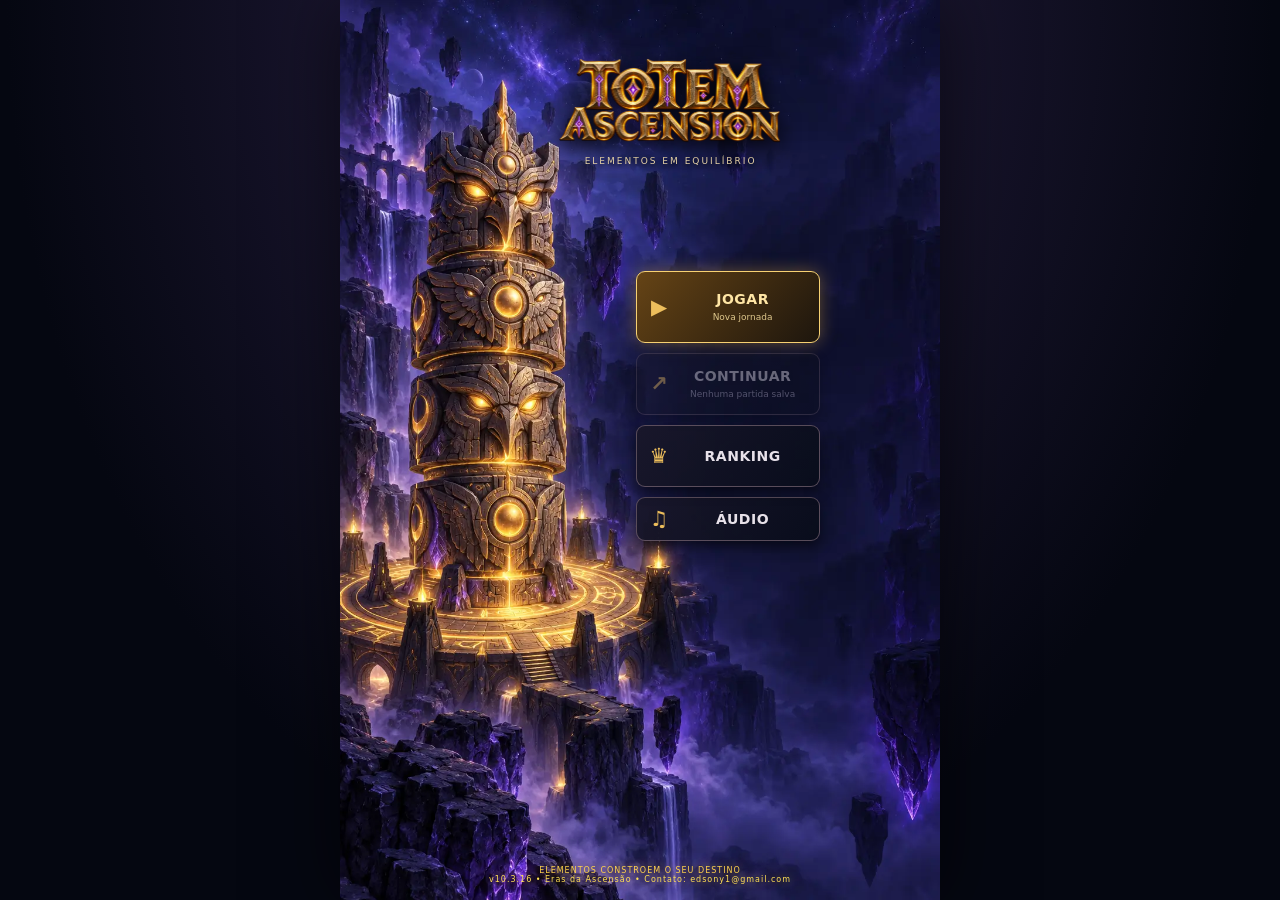
<file: jogos/totem/index.html>
<!DOCTYPE html>
<html lang="pt-BR">
<head>
<meta charset="UTF-8">
<meta name="viewport" content="width=device-width, initial-scale=1.0, viewport-fit=cover">
<title>Totem Ascension</title>
<link rel="stylesheet" href="style.css">

</head>
<body>

<!-- MENU SCREEN -->
<div id="screen-menu" class="screen active">
  <div id="menu-box">
    <header class="menu-brand"><img id="menu-logo-title" src="img/logo-totem.webp" alt="Totem Ascension"><div id="menu-subtitle">ELEMENTOS EM EQUILÍBRIO</div></header>
    <div class="menu-stage">
      <div class="menu-actions">
        <button class="menu-btn menu-btn-start" id="menu-play" onclick="newRunPrompt()"><i>▶</i><span>JOGAR<small>Nova jornada</small></span></button>
        <button class="menu-btn" id="continue-run" onclick="resumeRun()"><i>↗</i><span>CONTINUAR<small id="continue-name">Nenhuma partida salva</small></span></button>
        <button class="menu-btn" onclick="openRanking()"><i>♛</i><span>RANKING</span></button>
        <button class="menu-btn" id="menu-audio-btn" onclick="openAudioSettings()" aria-label="Configurar música e efeitos sonoros"><i>♫</i><span>ÁUDIO</span></button>
      </div>
    </div>
    <footer class="menu-footer"><span>ELEMENTOS CONSTROEM O SEU DESTINO</span></footer>
    <div id="menu-version">v10.3.16 • Eras da Ascensão • Contato: edsony1@gmail.com</div>
  </div>
</div>

<!-- GAME SCREEN -->
<div id="screen-game" class="screen">
  <div id="hud-top">
    <div id="hud-title">🗿 GAME</div>
    <button id="exit-btn" onclick="exitToMenu()" title="Sair para o menu">🏠</button>
    <button id="sound-btn" onclick="openAudioSettings()" title="Música e efeitos sonoros" aria-label="Configurar música e efeitos sonoros">🔊</button>
    <div class="hud-pills">
      <div class="pill" id="pill-coins"><em id="hud-coins">0</em>💰</div>
      <div class="pill" id="pill-height"><em id="hud-height">0</em>📏</div>
      <div class="pill pill-essence" title="Essência Divina"><em id="hud-essence">0</em>✨</div>
    </div>
  </div>
  <div id="journey"><span id="level-label"></span><span id="arena-damage" class="damage-stat"></span><span id="xp-label"></span><progress id="xp-progress"></progress><span id="event-status"></span></div>
  <div id="power-row" aria-label="Ameaça do Guardião">
    <div id="power-track"><div id="power-fill" style="width:0%"></div></div>
    <div id="power-label">💀 <span id="power-pct">0</span>%</div>
  </div>
  <div id="stab-row">
    <div id="stab-track"><div id="stab-fill" style="width:100%;background:linear-gradient(90deg,#3de87a,#2ab860);"></div></div>
    <div id="stab-label"><span id="stab-num">100</span>/<span id="stab-max">100</span></div>
  </div>
  <div id="arena"><div id="event-weather" aria-hidden="true"></div><aside id="event-side" hidden aria-live="polite"></aside><aside id="combo-side" aria-label="Série de acertos"></aside>
    <div id="height-badge">
      <div id="hb-num">0</div>
      <div id="hb-tier">🌲 Floresta</div>
    </div>
    <div id="evt-toast">🌀</div>
    <div id="boss-strip">
      <div id="boss-name">👹 Boss</div>
      <div id="boss-hp-track"><div id="boss-hp-fill" style="width:100%"></div></div>
    </div>
    <div id="totem-wrap">
      <div id="totem-glow"></div>
      <div id="totem-tilt">
        <div id="totem-stack"></div><div id="empty-tower">Cada peça é um novo destino</div>
        <div id="totem-base"></div>
      </div>
    </div>
  </div>
  <div id="bottom-zone">
    <button id="era-ready-btn" hidden onclick="goScreen('eras')">✦ AVANÇAR ERA</button>
    <div id="phase-label">Mecânica: Dados 🎲</div>
    <div id="streak-display"></div>
    <div id="combo-display"></div>
    <div class="btn-wrap">
      <button title="Toque para abrir a ação" data-tip="TOQUE PARA JOGAR" id="action-btn" class="btn-dice" onclick="handleAction()">🎲 Jogar Dados</button>
      <div id="auto-ring"></div>
    </div>
  </div>
  <button id="nav-toggle" onclick="toggleGameNav()" aria-expanded="false" aria-controls="nav-dock">☰</button>
  <div id="nav-dock" class="collapsed">
    <button class="nav-close" onclick="toggleGameNav(false)" aria-label="Fechar navegação">×</button>
    <button class="nav-btn active" onclick="goScreen('game')" id="nb-game">
      <span class="ni">🗿</span>Jogo</button>
    <button class="nav-btn" onclick="goScreen('upgrades')" id="nb-upgrades">
      <span class="ni">⚒️</span>Loja</button>
    <button class="nav-btn" onclick="goScreen('inventory')" id="nb-inventory">
      <span class="ni">📦</span>Invent.</button>
    <button class="nav-btn" onclick="goScreen('codex')" id="nb-codex">
      <span class="ni">📖</span>Codex</button>
    <button class="nav-btn" onclick="goScreen('achievements')" id="nb-achievements">
      <span class="ni">🏆</span>Troféus</button>
    <button class="nav-btn" onclick="goScreen('stats')" id="nb-stats">
      <span class="ni">📊</span>Stats</button>
    <button class="nav-btn" onclick="goScreen('eras')" id="nb-eras">
      <span class="ni">⭐</span>Eras</button>
    <button class="nav-btn" onclick="goScreen('log')" id="nb-log">
      <span class="ni">📜</span>Log</button>
    <div class="game-version">TOTEM ASCENSION • v10.3.16 • Contato: edsony1@gmail.com</div>
  </div>
</div>

<!-- UPGRADES / SHOP SCREEN -->
<section id="boss-overlay" hidden role="dialog" aria-modal="true" aria-label="Batalha do guardião">
  <div class="boss-depth boss-depth-far" aria-hidden="true"></div><div class="boss-depth boss-depth-near" aria-hidden="true"></div><div class="boss-embers" aria-hidden="true"></div>
  <header class="boss-header"><div><span class="eyebrow">GUARDIÃO DA ASCENSÃO</span><h2 id="battle-name"></h2></div><button class="round-control" onclick="pauseBattle()" aria-label="Pausar batalha">Ⅱ</button></header>
  <div class="battle-life"><div><span id="battle-hp"></span><span id="battle-floor"></span></div><div class="battle-extra"><span id="battle-damage" class="damage-stat"></span><span id="battle-stability">🗿 Estabilidade</span><button type="button" onclick="openBossLog()">📜 Log</button></div><progress id="battle-progress" value="1" max="1"></progress><div id="titan-attack-ui" hidden><div class="titan-meter" id="titan-hand-meter"><span id="titan-hand-label">👊 Golpe do Titã</span><b id="titan-hand-value">0%</b><div class="titan-track"><i id="titan-hand-fill"></i></div></div><div class="titan-meter" id="titan-meteor-meter" hidden><span id="titan-meteor-label">☄️ Meteoros</span><b id="titan-meteor-value">0%</b><div class="titan-track"><i id="titan-meteor-fill"></i></div></div></div></div>
  <div class="battle-field"><div id="boss-backdrop" aria-hidden="true"></div><div id="boss-portrait" role="img" aria-label="Retrato do guardião"></div><div id="titan-motion" aria-hidden="true"><i class="titan-breath"></i><i class="titan-head"></i><i class="titan-eyes"></i><i class="titan-mouth"></i></div><div id="boss-tower" aria-label="Torre de blocos do guardião"></div><div id="battle-feedback" aria-live="polite"></div></div>
  <footer class="battle-controls"><div id="battle-rewards"></div><div id="battle-mechanic"></div><button title="Toque para atacar o Boss" data-tip="TOQUE PARA ATACAR" id="battle-action" onclick="attackBoss()">ATACAR</button><button id="battle-return" hidden onclick="finishBossVictory()">CONTINUAR ASCENSÃO</button></footer>
</section>

<div id="screen-upgrades" class="screen">
  <div class="sec-header">
    <button class="sec-back" onclick="closeSection()">×</button>
    <span class="sec-title">⚒️ Loja</span>
    <span class="sec-coins">💰<span id="upg-coins">0</span></span>
  </div>
  <div class="sec-body" id="upg-body">
    <p style="text-align:center;color:var(--muted);padding:40px 20px;line-height:1.6;">A loja está vazia por enquanto.<br>Em breve novas melhorias centradas em Altura, XP, Essência e Gold.</p>
  </div>
</div>

<!-- INVENTORY SCREEN -->
<div id="screen-inventory" class="screen">
  <div class="sec-header">
    <button class="sec-back" onclick="closeSection()">×</button>
    <span class="sec-title">📦 Inventário</span>
    <span class="sec-coins" id="inv-essence-display">✨<span id="inv-essence">0</span></span>
  </div>
  <div class="sec-body" id="inv-body"></div>
</div>

<!-- CODEX SCREEN -->
<div id="screen-codex" class="screen">
  <div class="sec-header">
    <button class="sec-back" onclick="closeSection()">×</button>
    <span class="sec-title">📖 Codex</span>
    <span class="sec-coins" id="codex-counter">0/12</span>
  </div>
  <div class="sec-body" id="codex-body"></div>
</div>

<!-- ACHIEVEMENTS SCREEN -->
<div id="screen-achievements" class="screen">
  <div class="sec-header">
    <button class="sec-back" onclick="closeSection()">×</button>
    <span class="sec-title">🏆 Conquistas</span>
    <span class="sec-coins" id="ach-counter">0/0</span>
  </div>
  <div class="sec-body" id="ach-body"></div>
</div>

<!-- STATS SCREEN -->
<div id="screen-stats" class="screen">
  <div class="sec-header">
    <button class="sec-back" onclick="closeSection()">×</button>
    <span class="sec-title">📊 Estatísticas</span>
  </div>
  <div class="sec-body" id="stats-body">
    <div class="sec-section">⚡ Sessão</div>
    <div class="stat-grid">
      <div class="stat-card"><span class="sc-icon">📏</span><span class="sc-label">Altura</span><span class="sc-val" id="sc-h">0</span></div>
      <div class="stat-card"><span class="sc-icon">🏆</span><span class="sc-label">Recorde</span><span class="sc-val" id="sc-best">0</span></div>
      <div class="stat-card"><span class="sc-icon">💰</span><span class="sc-label">Gold</span><span class="sc-val" id="sc-coins">0</span></div>
      <div class="stat-card"><span class="sc-icon">✨</span><span class="sc-label">Essência Divina</span><span class="sc-val" id="sc-essence">0</span></div>
      <div class="stat-card"><span class="sc-icon">🌌</span><span class="sc-label">Era Atual</span><span class="sc-val" id="sc-diff">Primordial</span></div>
      <div class="stat-card"><span class="sc-icon">⚔️</span><span class="sc-label">Bosses</span><span class="sc-val" id="sc-boss">0</span></div>
      <div class="stat-card"><span class="sc-icon">✅</span><span class="sc-label">Acertos</span><span class="sc-val" id="sc-hits">0</span></div>
      <div class="stat-card"><span class="sc-icon">❌</span><span class="sc-label">Erros</span><span class="sc-val" id="sc-miss">0</span></div>
      <div class="stat-card"><span class="sc-icon">🔥</span><span class="sc-label">Série Atual</span><span class="sc-val" id="sc-streak">0</span></div>
      <div class="stat-card"><span class="sc-icon">⚡</span><span class="sc-label">Melhor Série</span><span class="sc-val" id="sc-bstreak">0</span></div>
    </div>

    <div class="sec-section">🗿 Evolução do Totem</div>
    <div id="tier-current-card" style="background:var(--panel);border:1px solid var(--border);border-radius:11px;padding:12px 14px;margin-bottom:6px;">
      <div style="font-size:.65em;color:var(--muted);text-transform:uppercase;letter-spacing:.5px;margin-bottom:6px;">Tier Atual</div>
      <div id="tier-current-label" style="font-size:1.3em;font-weight:900;color:var(--gold);">🌲 Floresta</div>
      <div style="margin-top:8px;">
        <div style="display:flex;justify-content:space-between;font-size:.68em;color:var(--muted);margin-bottom:4px;">
          <span>Progresso</span><span id="tier-pct-label">0%</span>
        </div>
        <div style="height:5px;background:rgba(255,255,255,.08);border-radius:3px;overflow:hidden;">
          <div id="tier-pct-bar" style="height:100%;background:var(--gold);border-radius:3px;transition:width .5s;width:0%"></div>
        </div>
        <div id="tier-next-label" style="font-size:.68em;color:var(--muted);margin-top:5px;">Próximo: —</div>
      </div>
    </div>
    <div class="tier-box" id="tier-box"></div>
  </div>
</div>

<!-- LOG SCREEN -->
<div id="screen-log" class="screen">
  <div class="sec-header">
    <button class="sec-back" onclick="closeSection()">×</button>
    <span class="sec-title">📜 Registro</span>
    <button class="sec-back" style="margin-left:auto" onclick="clearLog()">🗑️</button>
  </div>
  <div class="sec-body" id="log-body"></div>
</div>

<!-- ERAS / ASCENSION SCREEN -->
<div id="screen-eras" class="screen">
  <div class="sec-header">
    <button class="sec-back" onclick="closeSection()">×</button>
    <span class="sec-title">⭐ Eras da Ascensão</span>
    <span class="sec-coins" id="era-prestige-count">0 Prestígio</span>
  </div>
  <div class="sec-body" id="eras-body"></div>
  <div class="game-version standalone">TOTEM ASCENSION • v10.3.16 • Contato: edsony1@gmail.com</div>
</div>

<!-- MODAL -->
<div id="modal-overlay">
  <div id="modal-box"></div>
</div>

<!-- OVERLAYS -->
<div id="notif"></div>
<canvas id="particles"></canvas>
<div id="milestone-pop"><h2 id="ms-title"></h2><p id="ms-sub"></p></div>
<div id="go-overlay">
  <div id="go-box">
    <h2>🗿 Totem Caiu!</h2>
    <p>A estabilidade chegou a zero</p>
    <div id="go-score"></div>
    <p id="go-extra"></p>
    <div id="go-revive-options" style="display:flex;flex-direction:column;gap:6px;margin-top:12px;">
      <button id="go-continue" onclick="continueAfterFall()" class="fall-option">↻ Continuar sem custo <small>−20% da Altura • 50% de Estabilidade</small></button>
      <button id="go-revive-essence" onclick="reviveWithEssence()" class="fall-option essence">✨ Reviver <small>1 Essência • −10% Altura • 80% Estabilidade • mantém combo</small></button>
      <button id="go-intervention" onclick="divineIntervention()" class="fall-option divine">☀ Intervenção Divina <small>3 Essências • proteção por 3 ações</small></button>
    </div>
  </div>
</div>

<script src="boss-sprites.js"></script>
<script src="titan-rig.js"></script>
<script src="titan-animation.js"></script>
<script src="titan-audio.js"></script>
<script src="game.js"></script>

</body>
</html>
</file>
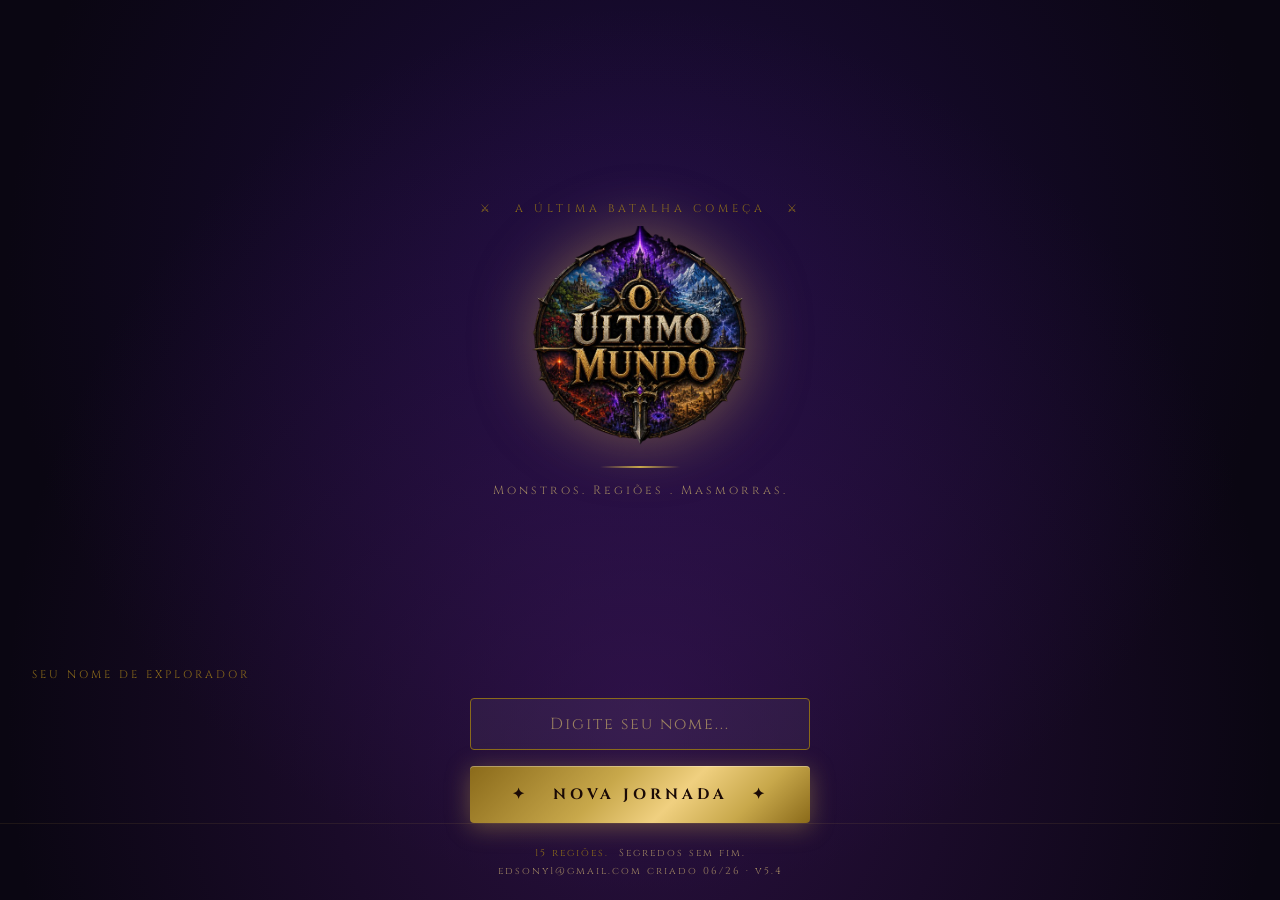
<file: jogos/o-ultimo-mundo/o-ultimo-mundo-final5_5.html>
<!DOCTYPE html>
<html lang="pt-BR">
<head>
<meta charset="UTF-8">
<meta name="viewport" content="width=device-width, initial-scale=1.0, maximum-scale=1.0, user-scalable=no">
<title>O Último Mundo v5.4</title>
<link href="https://fonts.googleapis.com/css2?family=Cinzel:wght@400;700;900&family=Cinzel+Decorative:wght@700&family=Open+Sans:wght@400;600&display=swap" rel="stylesheet">
<style>
  *, *::before, *::after { box-sizing: border-box; margin: 0; padding: 0; }
  :root {
    --gold: #c8a84b; --gold-light: #f0d080; --gold-dark: #8a6a1a;
    --purple-deep: #0a0612; --purple-dark: #12082a; --purple-mid: #1e0d3e;
    --purple-accent: #4a1a6e; --purple-bright: #7b2fd4;
    --crimson: #c0392b; --text-light: #e8d5a3; --text-dim: #9a8060;
    --blue-glow: #4080ff; --green-glow: #40c080;
  }
  html, body { width:100%; height:100%; overflow:hidden; font-family:'Open Sans',sans-serif; background:var(--purple-deep); color:var(--text-light); touch-action:none; }
  .screen { position:fixed; inset:0; display:none; z-index:1; }
  .screen.active { display:flex; }

  /* ===== MENU ===== */
  #menu { flex-direction:column; align-items:center; justify-content:space-between; background:radial-gradient(ellipse at 50% 30%,#1e0d3e 0%,#0a0612 70%); overflow:hidden; }
  #particles { position:absolute; inset:0; pointer-events:none; }
  .particle { position:absolute; border-radius:50%; background:var(--gold); opacity:0; animation:floatUp linear infinite; }
  @keyframes floatUp { 0%{opacity:0;transform:translateY(0) scale(.5)} 10%{opacity:.6} 90%{opacity:.3} 100%{opacity:0;transform:translateY(-100vh) scale(1.2)} }
  .mist { position:absolute; inset:0; pointer-events:none; background:radial-gradient(ellipse at 50% 80%,rgba(74,26,110,.5) 0%,transparent 70%); animation:mistPulse 4s ease-in-out infinite; }
  @keyframes mistPulse { 0%,100%{opacity:.6} 50%{opacity:1} }
  .menu-logo-area { position:relative; z-index:2; text-align:center; padding:48px 24px 16px; flex:1; display:flex; flex-direction:column; align-items:center; justify-content:center; }
  .logo-eyebrow { font-family:'Cinzel',serif; font-size:11px; letter-spacing:4px; color:var(--gold-dark); text-transform:uppercase; margin-bottom:10px; }
  .logo-title { font-family:'Cinzel Decorative',serif; font-size:clamp(28px,9vw,52px); font-weight:700; line-height:1.1; color:var(--gold-light); text-shadow:0 0 40px rgba(200,168,75,.8),0 0 80px rgba(200,168,75,.4),0 4px 8px rgba(0,0,0,.8); animation:titleGlow 3s ease-in-out infinite; }
  @keyframes titleGlow { 0%,100%{text-shadow:0 0 40px rgba(200,168,75,.8),0 0 80px rgba(200,168,75,.4),0 4px 8px rgba(0,0,0,.8)} 50%{text-shadow:0 0 60px rgba(200,168,75,1),0 0 120px rgba(200,168,75,.6),0 4px 8px rgba(0,0,0,.8)} }
  .logo-divider { width:80px; height:2px; background:linear-gradient(90deg,transparent,var(--gold),transparent); margin:14px auto; }
  .logo-sub { font-family:'Cinzel',serif; font-size:12px; letter-spacing:3px; color:var(--text-dim); }
  .logo-dragon { font-size:56px; margin:20px 0; filter:drop-shadow(0 0 20px rgba(200,168,75,.6)); animation:dragonFloat 3s ease-in-out infinite; }
  @keyframes dragonFloat { 0%,100%{transform:translateY(0) rotate(-2deg)} 50%{transform:translateY(-10px) rotate(2deg)} }
  .menu-form { position:relative; z-index:2; width:100%; padding:0 32px; display:flex; flex-direction:column; align-items:center; gap:16px; }
  .input-label { font-family:'Cinzel',serif; font-size:11px; letter-spacing:3px; color:var(--gold-dark); text-transform:uppercase; align-self:flex-start; }
  .name-input { width:100%; max-width:340px; padding:14px 20px; background:rgba(255,255,255,.05); border:1px solid var(--gold-dark); border-radius:4px; color:var(--gold-light); font-family:'Cinzel',serif; font-size:16px; letter-spacing:2px; text-align:center; outline:none; transition:border-color .2s,box-shadow .2s; }
  .name-input::placeholder { color:var(--text-dim); }
  .name-input:focus { border-color:var(--gold); box-shadow:0 0 16px rgba(200,168,75,.3); }
  .btn-start { width:100%; max-width:340px; padding:18px; background:linear-gradient(135deg,#8a6a1a 0%,#c8a84b 40%,#f0d080 60%,#c8a84b 80%,#8a6a1a 100%); border:none; border-radius:4px; font-family:'Cinzel',serif; font-size:15px; font-weight:700; letter-spacing:4px; text-transform:uppercase; color:#1a0a06; cursor:pointer; position:relative; overflow:hidden; box-shadow:0 4px 24px rgba(200,168,75,.4),inset 0 1px 0 rgba(255,255,255,.3); transition:transform .1s,box-shadow .2s; -webkit-tap-highlight-color:transparent; }
  .btn-start::after { content:''; position:absolute; inset:0; background:linear-gradient(90deg,transparent 30%,rgba(255,255,255,.3) 50%,transparent 70%); transform:translateX(-100%); animation:shimmer 2.5s ease-in-out infinite; }
  @keyframes shimmer { 0%{transform:translateX(-100%)} 60%{transform:translateX(100%)} 100%{transform:translateX(100%)} }
  .btn-start:active { transform:scale(.97); }
  .menu-footer { position:relative; z-index:2; width:100%; padding:20px 24px; text-align:center; border-top:1px solid rgba(200,168,75,.1); }
  .footer-tagline { font-family:'Cinzel',serif; font-size:10px; letter-spacing:2px; color:var(--text-dim); line-height:1.8; }
  .footer-tagline span { color:var(--gold-dark); }

  /* ===== MAP ===== */
  #map-screen { flex-direction:column; background:#060310; }
  .map-header { position:fixed; top:0; left:0; right:0; height:52px; z-index:100; background:linear-gradient(180deg,rgba(6,3,16,.98) 0%,rgba(6,3,16,.6) 100%); border-bottom:1px solid rgba(200,168,75,.2); display:flex; align-items:center; justify-content:space-between; padding:0 16px; }
  .map-player-info { display:flex; align-items:center; gap:10px; }
  .player-avatar { width:34px; height:34px; border-radius:50%; background:linear-gradient(135deg,var(--purple-accent),var(--purple-bright)); border:2px solid var(--gold); display:flex; align-items:center; justify-content:center; font-size:16px; }
  .player-name-small { font-family:'Cinzel',serif; font-size:12px; color:var(--gold-light); letter-spacing:1px; }
  .player-level { font-size:10px; color:var(--text-dim); letter-spacing:1px; }
  .map-title-small { font-family:'Cinzel Decorative',serif; font-size:13px; color:var(--gold); letter-spacing:1px; }
  .map-header-right { display:flex; align-items:center; gap:8px; }
  .icon-btn { width:34px; height:34px; background:rgba(255,255,255,.07); border:1px solid rgba(200,168,75,.3); border-radius:6px; display:flex; align-items:center; justify-content:center; font-size:16px; cursor:pointer; -webkit-tap-highlight-color:transparent; }
  #map-viewport { position:fixed; top:52px; bottom:0; left:0; right:0; overflow:hidden; cursor:grab; }
  #map-viewport.dragging { cursor:grabbing; }
  #map-canvas { position:absolute; width:1512px; height:810px; transform-origin:0 0; user-select:none; -webkit-user-select:none; }
  #map-bg { position:absolute; inset:0; width:100%; height:100%; object-fit:cover; display:block; pointer-events:none; }
  .map-fog { position:absolute; inset:0; background:radial-gradient(ellipse at 50% 50%,transparent 60%,rgba(6,3,16,.4) 100%); pointer-events:none; z-index:5; }
  .region-marker { position:absolute; transform:translate(-50%,-50%); display:flex; flex-direction:column; align-items:center; cursor:pointer; z-index:10; -webkit-tap-highlight-color:transparent; transition:filter .2s; }
  .region-pin { width:26px; height:26px; border-radius:50% 50% 50% 0; transform:rotate(-45deg); background:linear-gradient(135deg,#8a6a1a,#c8a84b); border:2px solid var(--gold-light); display:flex; align-items:center; justify-content:center; transition:transform .2s,filter .2s; box-shadow:0 2px 8px rgba(0,0,0,.6); }
  .region-marker.active .region-pin { background:linear-gradient(135deg,var(--purple-bright),#a050ff); border-color:#c0a0ff; filter:drop-shadow(0 0 12px var(--gold)); transform:rotate(-45deg) scale(1.15); }
  .region-num { transform:rotate(45deg); font-family:'Cinzel',serif; font-size:12px; font-weight:700; color:#1a0a06; line-height:1; }
  .region-label { margin-top:6px; font-family:'Cinzel',serif; font-size:9px; letter-spacing:.5px; color:var(--gold-light); background:rgba(10,6,18,.85); border:1px solid rgba(200,168,75,.4); border-radius:3px; padding:2px 6px; text-align:center; white-space:nowrap; pointer-events:none; max-width:150px; line-height:1.3; }

  /* PIN conquistado (verde) / não conquistado (vermelho) */
  .region-pin.conquered { background:linear-gradient(135deg,#1a5c1a,#30c030); border-color:#80ff80; }
  .region-pin.unconquered { background:linear-gradient(135deg,#5c1a1a,#c03030); border-color:#ff8080; }
  .region-marker.active .region-pin.conquered,
  .region-marker.active .region-pin.unconquered { background:linear-gradient(135deg,var(--purple-bright),#a050ff); border-color:#c0a0ff; }
  .region-num.conquered { color:#e0ffe0; }
  .region-num.unconquered { color:#ffe0e0; }

  /* Botão Continuar no menu */
  .btn-continue { width:100%; max-width:340px; padding:15px; background:linear-gradient(135deg,#0e3020,#1a6040,#30c080,#1a6040,#0e3020); border:none; border-radius:4px; font-family:'Cinzel',serif; font-size:13px; font-weight:700; letter-spacing:3px; text-transform:uppercase; color:#e0fff0; cursor:pointer; position:relative; overflow:hidden; box-shadow:0 4px 20px rgba(48,192,128,.3); transition:transform .1s; -webkit-tap-highlight-color:transparent; display:none; }
  .btn-continue:active { transform:scale(.97); }
  .save-info { font-family:'Cinzel',serif; font-size:10px; color:var(--text-dim); letter-spacing:1px; text-align:center; display:none; }
  #region-panel { position:fixed; bottom:0; left:0; right:0; z-index:200; background:linear-gradient(0deg,rgba(6,3,16,.99) 0%,rgba(10,6,24,.97) 100%); border-top:1px solid rgba(200,168,75,.3); padding:16px 16px 24px; transform:translateY(100%); transition:transform .35s cubic-bezier(.32,.72,0,1); }
  #region-panel.open { transform:translateY(0); }
  .panel-handle { width:40px; height:4px; background:rgba(200,168,75,.3); border-radius:2px; margin:0 auto 14px; }
  .panel-header { display:flex; align-items:flex-start; justify-content:space-between; margin-bottom:14px; }
  .panel-region-id { font-family:'Cinzel',serif; font-size:10px; letter-spacing:3px; color:var(--text-dim); text-transform:uppercase; }
  .panel-region-name { font-family:'Cinzel Decorative',serif; font-size:17px; color:var(--gold-light); line-height:1.2; margin-top:2px; }
  .panel-close { width:30px; height:30px; background:rgba(255,255,255,.07); border:1px solid rgba(200,168,75,.2); border-radius:50%; display:flex; align-items:center; justify-content:center; font-size:14px; cursor:pointer; color:var(--text-dim); flex-shrink:0; margin-left:12px; -webkit-tap-highlight-color:transparent; }
  .panel-actions { display:grid; grid-template-columns:repeat(4,1fr); gap:8px; }
  .action-btn { display:flex; flex-direction:column; align-items:center; justify-content:center; gap:6px; padding:12px 6px; border-radius:8px; border:1px solid; cursor:pointer; -webkit-tap-highlight-color:transparent; transition:filter .15s,transform .1s; }
  .action-btn:active { transform:scale(.95); filter:brightness(1.3); }
  .action-btn .icon { font-size:22px; line-height:1; }
  .action-btn .label { font-family:'Cinzel',serif; font-size:9px; letter-spacing:.5px; text-align:center; line-height:1.2; }
  .action-btn.region { background:rgba(74,26,110,.3); border-color:rgba(123,47,212,.5); color:#c0a0ff; }
  .action-btn.boss { background:rgba(192,57,43,.25); border-color:rgba(192,57,43,.5); color:#ff8070; }
  .action-btn.dungeon { background:rgba(30,50,80,.4); border-color:rgba(64,128,255,.4); color:#80b0ff; }
  .action-btn.event { background:rgba(30,80,50,.35); border-color:rgba(64,192,128,.4); color:#80e0a0; }

  /* PIN conquistado (verde) / não conquistado (vermelho) */
  .region-pin.conquered { background:linear-gradient(135deg,#1a5c1a,#30c030) !important; border-color:#80ff80 !important; }
  .region-pin.unconquered { background:linear-gradient(135deg,#5c1a1a,#c03030) !important; border-color:#ff8080 !important; }
  .region-num { transform:rotate(45deg); font-family:'Cinzel',serif; font-size:11px; font-weight:700; color:#fff; line-height:1; text-shadow:0 1px 3px rgba(0,0,0,.8); }

  /* Botão Continuar menu */
  .btn-continue { width:100%; max-width:340px; padding:15px; background:linear-gradient(135deg,#0e3020,#1a6040,#30c080,#1a6040,#0e3020); border:none; border-radius:4px; font-family:'Cinzel',serif; font-size:13px; font-weight:700; letter-spacing:3px; color:#e0fff0; cursor:pointer; box-shadow:0 4px 20px rgba(48,192,128,.3); transition:transform .1s; -webkit-tap-highlight-color:transparent; display:none; }
  .btn-continue:active { transform:scale(.97); }
  .save-info { font-family:'Cinzel',serif; font-size:10px; color:var(--text-dim); letter-spacing:1px; text-align:center; display:none; margin-top:-6px; }

  /* ===== CRAFTBANK ===== */
  .cb-grid { display:grid; grid-template-columns:repeat(3,1fr); gap:8px; margin-bottom:16px; }
  .cb-item-card { background:rgba(255,255,255,.04); border:1px solid rgba(200,168,75,.15); border-radius:10px; padding:10px 6px; display:flex; flex-direction:column; align-items:center; gap:4px; cursor:pointer; -webkit-tap-highlight-color:transparent; transition:border-color .15s,background .15s; position:relative; }
  .cb-item-card:active,.cb-item-card.cb-selected { background:rgba(200,168,75,.12); border-color:rgba(200,168,75,.7); }
  .cb-item-icon { font-size:28px; line-height:1; }
  .cb-item-name { font-family:'Cinzel',serif; font-size:8px; color:var(--text-light); text-align:center; line-height:1.2; }
  .cb-item-cost { font-family:'Cinzel',serif; font-size:9px; color:#f0c040; }
  .cb-item-badge { position:absolute; top:4px; right:5px; font-size:10px; }
  .cb-recipe-panel { background:rgba(10,6,24,.8); border:1px solid rgba(200,168,75,.25); border-radius:12px; padding:16px; margin-bottom:12px; }
  .cb-recipe-header { display:flex; align-items:center; gap:12px; margin-bottom:12px; }
  .cb-recipe-icon { font-size:36px; }
  .cb-recipe-name { font-family:'Cinzel Decorative',serif; font-size:15px; color:var(--gold-light); line-height:1.2; }
  .cb-recipe-desc { font-size:11px; color:var(--text-dim); margin-top:2px; }
  .cb-ing-list { display:flex; flex-direction:column; gap:6px; margin-bottom:12px; }
  .cb-ing-row { display:flex; align-items:center; gap:10px; padding:8px 10px; background:rgba(255,255,255,.04); border-radius:8px; border:1px solid; }
  .cb-ing-row.has { border-color:rgba(64,192,128,.35); }
  .cb-ing-row.miss { border-color:rgba(192,57,43,.35); }
  .cb-ing-icon { font-size:18px; flex-shrink:0; }
  .cb-ing-info { flex:1; }
  .cb-ing-name { font-family:'Cinzel',serif; font-size:11px; color:var(--text-light); }
  .cb-ing-qty { font-size:10px; margin-top:1px; }
  .cb-ing-qty.has { color:#80e0a0; }
  .cb-ing-qty.miss { color:#ff8070; }
  .cb-cost-row { display:flex; align-items:center; justify-content:space-between; padding:8px 12px; background:rgba(240,192,64,.08); border:1px solid rgba(240,192,64,.2); border-radius:8px; margin-bottom:12px; font-family:'Cinzel',serif; font-size:12px; }
  .cb-cost-label { color:var(--text-dim); }
  .cb-cost-val { color:#f0c040; font-weight:700; }
  .cb-craft-btn { display:block; width:100%; padding:14px; border:none; border-radius:8px; font-family:'Cinzel',serif; font-size:13px; letter-spacing:2px; font-weight:700; cursor:pointer; -webkit-tap-highlight-color:transparent; transition:filter .15s,transform .1s; }
  .cb-craft-btn:active:not(:disabled) { transform:scale(.97); filter:brightness(1.2); }
  .cb-craft-btn.ready { background:linear-gradient(135deg,#8a6a1a,#c8a84b,#f0d080,#c8a84b,#8a6a1a); color:#1a0a06; }
  .cb-craft-btn.locked { background:rgba(255,255,255,.06); color:var(--text-dim); cursor:default; }
  .cb-none { text-align:center; padding:24px 16px; color:var(--text-dim); font-family:'Cinzel',serif; font-size:11px; line-height:1.9; }

  /* ===== FAB ROW (Inventário | Home | Portal) ===== */
  #fab-row { position:fixed; bottom:20px; left:0; right:0; z-index:150; display:flex; align-items:flex-end; justify-content:center; gap:20px; pointer-events:none; }
  .fab { pointer-events:all; display:flex; flex-direction:column; align-items:center; gap:5px; cursor:pointer; -webkit-tap-highlight-color:transparent; }
  .fab-btn { border-radius:50%; display:flex; align-items:center; justify-content:center; transition:transform .1s; border:2px solid; }
  .fab-btn:active { transform:scale(.9) !important; }
  .fab-label { font-family:'Cinzel',serif; font-size:8px; letter-spacing:1px; text-align:center; pointer-events:none; }
  #fab-portal .fab-btn { width:62px;height:62px;font-size:26px; background:radial-gradient(circle at 40% 40%,#7b2fd4,#2a0a5e); border-color:var(--purple-bright); box-shadow:0 0 0 3px rgba(123,47,212,.2),0 0 20px rgba(123,47,212,.5); animation:portalPulse 2s ease-in-out infinite; }
  #fab-portal .fab-label { color:rgba(150,100,220,.9); }
  @keyframes portalPulse { 0%,100%{box-shadow:0 0 0 3px rgba(123,47,212,.2),0 0 20px rgba(123,47,212,.5)} 50%{box-shadow:0 0 0 6px rgba(123,47,212,.15),0 0 36px rgba(123,47,212,.8)} }
  #fab-home .fab-btn { width:54px;height:54px;font-size:22px; background:radial-gradient(circle at 40% 40%,#2a4a1a,#0e1e06); border-color:var(--gold-dark); box-shadow:0 0 16px rgba(200,168,75,.3); }
  #fab-home .fab-label { color:var(--gold-dark); }
  #fab-inv .fab-btn { width:54px;height:54px;font-size:22px; background:radial-gradient(circle at 40% 40%,#1a2a4a,#060e1e); border-color:rgba(64,128,255,.5); box-shadow:0 0 16px rgba(64,128,255,.3); }
  #fab-inv .fab-label { color:rgba(100,160,255,.9); }

  /* ===== TELA INVENTÁRIO ===== */
  #inv-screen { flex-direction:column; background:linear-gradient(180deg,#0d0520 0%,#060310 100%); z-index:600; }
  .inv-header { height:52px; background:rgba(6,3,16,.98); border-bottom:1px solid rgba(64,128,255,.25); display:flex; align-items:center; justify-content:space-between; padding:0 16px; flex-shrink:0; }
  .inv-header-title { font-family:'Cinzel Decorative',serif; font-size:16px; color:#90c0ff; letter-spacing:1px; }
  .inv-back { width:34px; height:34px; background:rgba(255,255,255,.07); border:1px solid rgba(64,128,255,.3); border-radius:6px; display:flex; align-items:center; justify-content:center; font-size:18px; cursor:pointer; -webkit-tap-highlight-color:transparent; }
  .inv-tabs { display:flex; border-bottom:1px solid rgba(64,128,255,.15); flex-shrink:0; }
  .inv-tab { flex:1; padding:12px 0; font-family:'Cinzel',serif; font-size:11px; letter-spacing:1px; text-align:center; color:var(--text-dim); cursor:pointer; border-bottom:2px solid transparent; transition:color .2s,border-color .2s; -webkit-tap-highlight-color:transparent; }
  .inv-tab.active { color:#90c0ff; border-bottom-color:#4080ff; }
  .inv-body { flex:1; overflow-y:auto; padding:16px; }

  /* Grid de itens */
  .item-grid { display:grid; grid-template-columns:repeat(4,1fr); gap:10px; margin-bottom:20px; }
  .item-slot { aspect-ratio:1; background:rgba(255,255,255,.04); border:1px solid rgba(64,128,255,.15); border-radius:10px; display:flex; flex-direction:column; align-items:center; justify-content:center; gap:4px; cursor:pointer; -webkit-tap-highlight-color:transparent; position:relative; transition:border-color .15s,background .15s; }
  .item-slot:active { background:rgba(64,128,255,.12); }
  .item-slot.filled { border-color:rgba(200,168,75,.3); }
  .item-slot.filled:active { border-color:var(--gold); }
  .item-icon { font-size:34px; line-height:1; }
  .item-name { font-family:'Cinzel',serif; font-size:7px; letter-spacing:.3px; color:var(--text-dim); text-align:center; line-height:1.2; padding:0 2px; }
  .item-qty { position:absolute; top:4px; right:6px; font-family:'Cinzel',serif; font-size:9px; color:var(--gold); font-weight:700; }
  .item-rarity { position:absolute; bottom:0; left:0; right:0; height:3px; border-radius:0 0 9px 9px; }
  .rarity-common   { background:#aaa; }
  .rarity-uncommon { background:#40c060; }
  .rarity-rare     { background:#4080ff; }
  .rarity-epic     { background:#a040d0; }
  .rarity-legend   { background:var(--gold); }
  .empty-slot-icon { font-size:20px; opacity:.2; }

  /* Seção crafting */
  .craft-section-title { font-family:'Cinzel',serif; font-size:10px; letter-spacing:2px; color:var(--text-dim); text-transform:uppercase; margin-bottom:12px; }
  .craft-card { background:rgba(255,255,255,.04); border:1px solid rgba(200,168,75,.15); border-radius:10px; padding:14px; margin-bottom:12px; cursor:pointer; -webkit-tap-highlight-color:transparent; transition:border-color .15s,background .15s; }
  .craft-card:active { background:rgba(200,168,75,.08); border-color:rgba(200,168,75,.4); }
  .craft-card-header { display:flex; align-items:center; gap:12px; margin-bottom:10px; }
  .craft-result-icon { font-size:32px; }
  .craft-result-info .name { font-family:'Cinzel',serif; font-size:13px; color:var(--gold-light); letter-spacing:.5px; }
  .craft-result-info .desc { font-size:11px; color:var(--text-dim); margin-top:2px; }
  .craft-ingredients { display:flex; gap:8px; flex-wrap:wrap; }
  .craft-ing { display:flex; align-items:center; gap:5px; padding:5px 10px; background:rgba(255,255,255,.04); border:1px solid rgba(255,255,255,.08); border-radius:20px; font-family:'Cinzel',serif; font-size:10px; color:var(--text-dim); }
  .craft-ing.has { border-color:rgba(64,192,128,.3); color:#80e0a0; }
  .craft-ing.missing { border-color:rgba(192,57,43,.3); color:#ff8070; }
  .craft-btn { display:block; width:100%; margin-top:12px; padding:11px; background:linear-gradient(135deg,#8a6a1a,#c8a84b,#f0d080,#c8a84b,#8a6a1a); border:none; border-radius:8px; font-family:'Cinzel',serif; font-size:12px; letter-spacing:2px; font-weight:700; color:#1a0a06; cursor:pointer; -webkit-tap-highlight-color:transparent; }
  .craft-btn:disabled { background:rgba(255,255,255,.07); color:var(--text-dim); cursor:default; }

  /* ===== MENU MODAL (Sair / Música / Status) ===== */
  #menu-modal { position:fixed; inset:0; z-index:700; background:rgba(6,3,16,.92); display:none; align-items:flex-end; justify-content:center; }
  #menu-modal.open { display:flex; }
  .menu-modal-inner { width:100%; max-width:400px; background:linear-gradient(180deg,#14083a 0%,#0a0520 100%); border:1px solid rgba(200,168,75,.25); border-radius:20px 20px 0 0; padding:24px 20px 36px; }
  .menu-modal-handle { width:40px; height:4px; background:rgba(200,168,75,.3); border-radius:2px; margin:0 auto 20px; }
  .menu-modal-title { font-family:'Cinzel Decorative',serif; font-size:15px; color:var(--gold-light); text-align:center; margin-bottom:20px; letter-spacing:1px; }

  /* Status card */
  .status-card { background:rgba(255,255,255,.04); border:1px solid rgba(200,168,75,.15); border-radius:10px; padding:14px; margin-bottom:14px; }
  .status-card-title { font-family:'Cinzel',serif; font-size:10px; letter-spacing:2px; color:var(--text-dim); text-transform:uppercase; margin-bottom:12px; }
  .status-row { display:flex; align-items:center; justify-content:space-between; margin-bottom:8px; }
  .status-row:last-child { margin-bottom:0; }
  .status-label { font-family:'Cinzel',serif; font-size:11px; color:var(--text-dim); display:flex; align-items:center; gap:6px; }
  .status-value { font-family:'Cinzel',serif; font-size:12px; color:var(--gold-light); font-weight:700; }
  .stat-bar { flex:1; height:6px; background:rgba(255,255,255,.08); border-radius:3px; margin:0 10px; overflow:hidden; }
  .stat-bar-fill { height:100%; border-radius:3px; }
  .bar-hp   { background:linear-gradient(90deg,#c03020,#ff6050); }
  .bar-mp   { background:linear-gradient(90deg,#2040c0,#4080ff); }
  .bar-xp   { background:linear-gradient(90deg,#8a6a1a,#f0d080); }

  /* Botões do menu */
  .menu-modal-btns { display:flex; flex-direction:column; gap:10px; margin-top:6px; }
  .mm-btn { display:flex; align-items:center; gap:14px; padding:15px 16px; border-radius:10px; border:1px solid; cursor:pointer; -webkit-tap-highlight-color:transparent; transition:filter .15s,transform .1s; font-family:'Cinzel',serif; font-size:13px; letter-spacing:1px; }
  .mm-btn:active { transform:scale(.97); filter:brightness(1.2); }
  .mm-btn .mm-icon { font-size:20px; }
  .mm-btn.music { background:rgba(30,80,50,.3); border-color:rgba(64,192,128,.3); color:#80e0a0; }
  .mm-btn.quit  { background:rgba(120,20,20,.2); border-color:rgba(192,57,43,.3); color:#ff8070; }
  .mm-btn.close-mm { background:rgba(255,255,255,.05); border-color:rgba(200,168,75,.15); color:var(--text-dim); }
  .music-status { margin-left:auto; font-size:11px; }

  /* ===== PORTAL MODAL ===== */
  #portal-modal { position:fixed; inset:0; z-index:300; background:rgba(6,3,16,.92); display:none; flex-direction:column; align-items:center; justify-content:center; padding:20px; }
  #portal-modal.open { display:flex; }
  .portal-modal-inner { width:100%; max-width:380px; background:linear-gradient(180deg,#14083a 0%,#0a0520 100%); border:1px solid rgba(123,47,212,.5); border-radius:12px; padding:24px; box-shadow:0 0 60px rgba(123,47,212,.3); max-height:80vh; overflow-y:auto; }
  .portal-modal-title { font-family:'Cinzel Decorative',serif; font-size:16px; color:var(--purple-bright); text-align:center; margin-bottom:6px; letter-spacing:1px; }
  .portal-modal-sub { font-family:'Cinzel',serif; font-size:10px; letter-spacing:2px; color:var(--text-dim); text-align:center; margin-bottom:20px; }
  .portal-region-list { display:flex; flex-direction:column; gap:8px; }
  .portal-region-item { display:flex; align-items:center; gap:12px; padding:12px 14px; background:rgba(255,255,255,.04); border:1px solid rgba(200,168,75,.15); border-radius:8px; cursor:pointer; -webkit-tap-highlight-color:transparent; transition:background .15s,border-color .15s; }
  .portal-region-item:active,.portal-region-item:hover { background:rgba(123,47,212,.2); border-color:rgba(123,47,212,.4); }
  .portal-num { width:26px; height:26px; border-radius:50%; background:linear-gradient(135deg,var(--gold-dark),var(--gold)); display:flex; align-items:center; justify-content:center; font-family:'Cinzel',serif; font-size:11px; font-weight:700; color:#1a0a06; flex-shrink:0; }
  .portal-name { font-family:'Cinzel',serif; font-size:12px; color:var(--text-light); letter-spacing:.5px; }
  .portal-close { display:block; width:100%; margin-top:16px; padding:13px; background:rgba(255,255,255,.05); border:1px solid rgba(200,168,75,.2); border-radius:8px; font-family:'Cinzel',serif; font-size:12px; letter-spacing:2px; color:var(--text-dim); cursor:pointer; text-align:center; -webkit-tap-highlight-color:transparent; }
  /* Estados dos PINs no portal: conquistado (verde), não conquistado (vermelho), bloqueado (cinza) */
  .portal-region-item.locked { opacity:.55; cursor:not-allowed; }
  .portal-num.conquered { background:linear-gradient(135deg,#1a5c1a,#30c030) !important; color:#e0ffe0 !important; border:1px solid #80ff80; }
  .portal-num.unconquered { background:linear-gradient(135deg,#5c1a1a,#c03030) !important; color:#ffe0e0 !important; border:1px solid #ff8080; }
  .portal-num.locked { background:linear-gradient(135deg,#3a3a3a,#6a6a6a) !important; color:#ccc !important; border:1px solid #888; }
  .portal-status { margin-left:auto; font-size:13px; letter-spacing:.5px; font-family:'Cinzel',serif; }
  .portal-status.locked { color:#ff7060; }
  .portal-status.conquered { color:#80e0a0; }
  .portal-status.unconquered { color:#ffb070; }

  /* Modal de confirmação: Nova Partida */
  #confirm-newgame-modal { position:fixed; inset:0; z-index:1000; background:rgba(6,3,16,.92); display:none; align-items:center; justify-content:center; padding:20px; }
  #confirm-newgame-modal.open { display:flex; }
  .confirm-ng-inner { width:100%; max-width:340px; background:linear-gradient(180deg,#2a0808 0%,#120306 100%); border:2px solid rgba(192,57,43,.5); border-radius:14px; padding:24px 20px; text-align:center; box-shadow:0 0 40px rgba(192,57,43,.3); }
  .confirm-ng-icon { font-size:42px; margin-bottom:8px; filter:drop-shadow(0 0 12px rgba(192,57,43,.6)); }
  .confirm-ng-title { font-family:'Cinzel Decorative',serif; font-size:17px; color:#ff9080; margin-bottom:8px; letter-spacing:1px; }
  .confirm-ng-msg { font-family:'Cinzel',serif; font-size:11px; color:var(--text-dim); line-height:1.6; margin-bottom:18px; }
  .confirm-ng-msg strong { color:#ff7060; }
  .confirm-ng-btns { display:flex; flex-direction:column; gap:8px; }
  .confirm-ng-btn { padding:12px; border:none; border-radius:8px; font-family:'Cinzel',serif; font-size:13px; letter-spacing:2px; font-weight:700; cursor:pointer; -webkit-tap-highlight-color:transparent; transition:filter .15s,transform .1s; }
  .confirm-ng-btn:active { transform:scale(.97); filter:brightness(1.2); }
  .confirm-ng-btn.yes { background:linear-gradient(135deg,#6a1010,#c03020); color:#fff0ee; }
  .confirm-ng-btn.no { background:rgba(255,255,255,.06); border:1px solid rgba(200,168,75,.2); color:var(--text-light); }
  .confirm-ng-btn.cancel { background:rgba(255,255,255,.04); border:1px solid rgba(255,255,255,.1); color:var(--text-dim); }

  /* ===== STATUS PANEL no inventário ===== */
  .inv-status-panel { background:linear-gradient(135deg,rgba(74,26,110,.3),rgba(30,13,62,.3)); border:1px solid rgba(200,168,75,.2); border-radius:10px; padding:12px 14px; margin:12px 16px 4px; }
  .inv-status-grid { display:grid; grid-template-columns:1fr 1fr; gap:8px 14px; }
  .inv-stat { display:flex; align-items:center; gap:8px; }
  .inv-stat-lbl { font-family:'Cinzel',serif; font-size:10px; color:var(--text-dim); letter-spacing:1px; width:42px; flex-shrink:0; }
  .inv-stat-bar { flex:1; height:8px; background:rgba(255,255,255,.08); border-radius:4px; overflow:hidden; }
  .inv-stat-fill { height:100%; border-radius:4px; transition:width .5s ease; }
  .inv-stat-val { font-family:'Cinzel',serif; font-size:10px; color:var(--gold-light); width:78px; text-align:right; flex-shrink:0; font-weight:700; }
  .inv-stat-row2 { display:flex; gap:8px; margin-top:10px; padding-top:10px; border-top:1px solid rgba(200,168,75,.12); flex-wrap:wrap; }
  .inv-stat-chip { padding:4px 10px; background:rgba(255,255,255,.04); border:1px solid rgba(200,168,75,.15); border-radius:14px; font-family:'Cinzel',serif; font-size:10px; color:var(--gold-light); letter-spacing:1px; }

  /* ===== HEAL POPUP (feedback ao usar poção) ===== */
  #heal-popup { position:fixed; top:50%; left:50%; transform:translate(-50%,-50%) scale(.5); z-index:1500; pointer-events:none; opacity:0; transition:opacity .3s,transform .5s cubic-bezier(.34,1.56,.64,1); }
  #heal-popup.show { opacity:1; transform:translate(-50%,-50%) scale(1); }
  .heal-popup-inner { background:linear-gradient(180deg,rgba(30,80,50,.95),rgba(10,30,16,.95)); border:2px solid rgba(64,192,128,.6); border-radius:16px; padding:18px 28px; text-align:center; box-shadow:0 0 40px rgba(64,192,128,.5); }
  .heal-popup-icon { font-size:42px; line-height:1; margin-bottom:6px; }
  .heal-popup-text { font-family:'Cinzel',serif; font-size:13px; color:#80e0a0; letter-spacing:1px; }
  .heal-popup-val { font-family:'Cinzel Decorative',serif; font-size:22px; color:#c0ffc0; margin-top:4px; text-shadow:0 0 12px rgba(64,192,128,.8); }
  .heal-popup-mp .heal-popup-inner { background:linear-gradient(180deg,rgba(30,50,120,.95),rgba(10,16,40,.95)); border-color:rgba(64,128,255,.6); box-shadow:0 0 40px rgba(64,128,255,.5); }
  .heal-popup-mp .heal-popup-text { color:#80b0ff; }
  .heal-popup-mp .heal-popup-val { color:#c0d0ff; text-shadow:0 0 12px rgba(64,128,255,.8); }

  /* ===== SELL UI ===== */
  .inv-sell-row { display:flex; gap:10px; margin:0 16px 10px; }
  .inv-sell-toggle { flex:1; padding:10px; background:rgba(240,192,64,.08); border:1px solid rgba(240,192,64,.3); border-radius:8px; font-family:'Cinzel',serif; font-size:11px; color:#f0c040; letter-spacing:1px; cursor:pointer; text-align:center; -webkit-tap-highlight-color:transparent; transition:background .15s; }
  .inv-sell-toggle.active { background:rgba(240,192,64,.25); border-color:rgba(240,192,64,.7); color:#fff; }
  .inv-sell-toggle:active { transform:scale(.98); }
  .item-sell-badge { position:absolute; top:3px; left:4px; font-size:8px; color:#f0c040; font-weight:700; font-family:'Cinzel',serif; }
  .item-slot.sellable { border-color:rgba(240,192,64,.4); }

  /* ===== NPC SHOP MODAL ===== */
  #shop-modal { position:fixed; inset:0; z-index:450; background:rgba(6,3,16,.95); display:none; align-items:flex-end; justify-content:center; }
  #shop-modal.open { display:flex; }
  .shop-inner { width:100%; max-width:480px; max-height:92vh; overflow-y:auto; background:linear-gradient(180deg,#1a1030 0%,#0a0520 100%); border-top:2px solid rgba(240,192,64,.5); border-radius:20px 20px 0 0; padding:0 0 28px; }
  .shop-hero { padding:22px 20px 16px; text-align:center; position:relative; }
  .shop-handle { width:40px; height:4px; border-radius:2px; background:rgba(240,192,64,.4); margin:0 auto 16px; }
  .shop-region-icon { font-size:40px; display:block; margin-bottom:8px; }
  .shop-tag { font-family:'Cinzel',serif; font-size:10px; letter-spacing:3px; color:#f0c040; text-transform:uppercase; margin-bottom:4px; }
  .shop-title { font-family:'Cinzel Decorative',serif; font-size:18px; color:#ffe080; margin-bottom:2px; }
  .shop-sub { font-family:'Cinzel',serif; font-size:11px; color:var(--text-dim); letter-spacing:1px; }
  .shop-close { position:absolute; top:20px; right:20px; width:30px; height:30px; background:rgba(255,255,255,.07); border:1px solid rgba(255,255,255,.1); border-radius:50%; display:flex; align-items:center; justify-content:center; font-size:14px; cursor:pointer; color:var(--text-dim); -webkit-tap-highlight-color:transparent; }
  .shop-divider { height:1px; background:linear-gradient(90deg,transparent,rgba(240,192,64,.4),transparent); margin:0 20px 16px; }
  .shop-body { padding:0 20px; }
  .shop-gold-row { display:flex; align-items:center; justify-content:space-between; padding:10px 14px; background:rgba(240,192,64,.08); border:1px solid rgba(240,192,64,.2); border-radius:8px; margin-bottom:14px; }
  .shop-gold-label { font-family:'Cinzel',serif; font-size:11px; color:var(--text-dim); letter-spacing:1px; }
  .shop-gold-val { font-family:'Cinzel',serif; font-size:14px; color:#f0c040; font-weight:700; }
  .shop-section-title { font-family:'Cinzel',serif; font-size:10px; letter-spacing:2px; color:var(--text-dim); text-transform:uppercase; margin-bottom:10px; }
  .shop-item { display:flex; align-items:center; gap:12px; padding:12px; background:rgba(255,255,255,.04); border:1px solid rgba(200,168,75,.15); border-radius:10px; margin-bottom:8px; }
  .shop-item-icon { font-size:28px; flex-shrink:0; }
  .shop-item-info { flex:1; }
  .shop-item-name { font-family:'Cinzel',serif; font-size:12px; color:var(--text-light); letter-spacing:.5px; }
  .shop-item-desc { font-size:10px; color:var(--text-dim); margin-top:2px; }
  .shop-item-price { font-family:'Cinzel',serif; font-size:11px; color:#f0c040; margin-top:3px; font-weight:700; }
  .shop-buy-btn { padding:8px 14px; background:linear-gradient(135deg,#8a6a1a,#c8a84b,#f0d080); border:none; border-radius:6px; font-family:'Cinzel',serif; font-size:11px; font-weight:700; color:#1a0a06; cursor:pointer; -webkit-tap-highlight-color:transparent; flex-shrink:0; transition:filter .15s,transform .1s; }
  .shop-buy-btn:active { transform:scale(.95); filter:brightness(1.2); }
  .shop-buy-btn:disabled { background:rgba(255,255,255,.06); color:var(--text-dim); cursor:not-allowed; }
  .shop-empty { text-align:center; padding:24px 16px; color:var(--text-dim); font-family:'Cinzel',serif; font-size:11px; line-height:1.8; }

  /* ===== INFO MODAL (Região / Boss / Dungeon / Evento) ===== */
  #info-modal { position:fixed; inset:0; z-index:650; background:rgba(6,3,16,.94); display:none; align-items:flex-end; justify-content:center; padding:0; }
  #info-modal.open { display:flex; }
  .info-modal-inner { width:100%; max-width:480px; max-height:88vh; overflow-y:auto; border-radius:20px 20px 0 0; padding:0 0 32px; }

  /* Tema por tipo */
  .info-modal-inner.type-region  { background:linear-gradient(180deg,#1a0a3e 0%,#0d0520 100%); border-top:2px solid rgba(123,47,212,.6); }
  .info-modal-inner.type-boss    { background:linear-gradient(180deg,#2a0808 0%,#120306 100%); border-top:2px solid rgba(192,57,43,.6); }
  .info-modal-inner.type-dungeon { background:linear-gradient(180deg,#080e20 0%,#060310 100%); border-top:2px solid rgba(64,128,255,.5); }
  .info-modal-inner.type-event   { background:linear-gradient(180deg,#082010 0%,#060310 100%); border-top:2px solid rgba(64,192,128,.4); }
  .info-modal-inner.type-item    { background:linear-gradient(180deg,#1a1030 0%,#0a0520 100%); border-top:2px solid rgba(200,168,75,.4); }

  .info-modal-hero { position:relative; padding:28px 20px 20px; text-align:center; }
  .info-modal-handle { width:40px; height:4px; border-radius:2px; margin:0 auto 20px; }
  .type-region  .info-modal-handle { background:rgba(123,47,212,.5); }
  .type-boss    .info-modal-handle { background:rgba(192,57,43,.5); }
  .type-dungeon .info-modal-handle { background:rgba(64,128,255,.4); }
  .type-event   .info-modal-handle { background:rgba(64,192,128,.4); }
  .type-item    .info-modal-handle { background:rgba(200,168,75,.3); }

  .info-modal-icon { font-size:52px; display:block; margin-bottom:10px; filter:drop-shadow(0 0 16px currentColor); }
  .info-modal-icon.item-detail-icon { width:126px; height:126px; margin:0 auto 12px; display:flex; align-items:center; justify-content:center; background:rgba(255,255,255,.05); border:1px solid rgba(200,168,75,.25); border-radius:18px; padding:8px; }
  .info-modal-icon.item-detail-icon .icon-img { filter:drop-shadow(0 0 10px rgba(200,168,75,.5)); }
  .info-modal-tag { font-family:'Cinzel',serif; font-size:10px; letter-spacing:3px; text-transform:uppercase; margin-bottom:6px; }
  .type-region  .info-modal-tag { color:#9070d0; }
  .type-boss    .info-modal-tag { color:#c06050; }
  .type-dungeon .info-modal-tag { color:#6090d0; }
  .type-event   .info-modal-tag { color:#50b070; }
  .type-item    .info-modal-tag { color:#c0a080; }

  .info-modal-title { font-family:'Cinzel Decorative',serif; font-size:20px; line-height:1.2; margin-bottom:4px; }
  .type-region  .info-modal-title { color:#d0b0ff; }
  .type-boss    .info-modal-title { color:#ff9080; }
  .type-dungeon .info-modal-title { color:#90c0ff; }
  .type-event   .info-modal-title { color:#80e0a0; }
  .type-item    .info-modal-title { color:var(--gold-light); }

  .info-modal-subtitle { font-family:'Cinzel',serif; font-size:12px; color:var(--text-dim); letter-spacing:1px; }
  .info-modal-close-x { position:absolute; top:20px; right:20px; width:32px; height:32px; background:rgba(255,255,255,.08); border:1px solid rgba(255,255,255,.1); border-radius:50%; display:flex; align-items:center; justify-content:center; font-size:14px; cursor:pointer; color:var(--text-dim); -webkit-tap-highlight-color:transparent; }

  .info-modal-divider { height:1px; margin:0 20px; }
  .type-region  .info-modal-divider { background:linear-gradient(90deg,transparent,rgba(123,47,212,.4),transparent); }
  .type-boss    .info-modal-divider { background:linear-gradient(90deg,transparent,rgba(192,57,43,.4),transparent); }
  .type-dungeon .info-modal-divider { background:linear-gradient(90deg,transparent,rgba(64,128,255,.3),transparent); }
  .type-event   .info-modal-divider { background:linear-gradient(90deg,transparent,rgba(64,192,128,.3),transparent); }
  .type-item    .info-modal-divider { background:linear-gradient(90deg,transparent,rgba(200,168,75,.3),transparent); }

  .info-modal-body { padding:20px 20px 0; }
  .info-desc { font-size:13px; color:var(--text-light); line-height:1.7; margin-bottom:18px; }

  /* Stats chips */
  .info-stats { display:flex; flex-wrap:wrap; gap:8px; margin-bottom:20px; }
  .stat-chip { padding:6px 12px; border-radius:20px; font-family:'Cinzel',serif; font-size:10px; letter-spacing:1px; border:1px solid; }
  .type-region  .stat-chip { background:rgba(74,26,110,.3); border-color:rgba(123,47,212,.3); color:#c0a0ff; }
  .type-boss    .stat-chip { background:rgba(120,20,20,.3); border-color:rgba(192,57,43,.3); color:#ffb0a0; }
  .type-dungeon .stat-chip { background:rgba(20,40,80,.3); border-color:rgba(64,128,255,.3); color:#a0c8ff; }
  .type-event   .stat-chip { background:rgba(20,60,40,.3); border-color:rgba(64,192,128,.3); color:#90e0b0; }
  .type-item    .stat-chip { background:rgba(74,26,110,.2); border-color:rgba(200,168,75,.2); color:#d0b080; }

  /* Dungeon levels */
  .dungeon-levels { margin-bottom:20px; }
  .dungeon-levels-title { font-family:'Cinzel',serif; font-size:10px; letter-spacing:2px; color:var(--text-dim); text-transform:uppercase; margin-bottom:10px; }
  .level-row { display:flex; align-items:center; gap:10px; padding:10px 12px; background:rgba(255,255,255,.04); border:1px solid rgba(64,128,255,.15); border-radius:8px; margin-bottom:6px; cursor:pointer; -webkit-tap-highlight-color:transparent; transition:background .15s; }
  .level-row:active { background:rgba(64,128,255,.12); }
  .level-num { width:28px; height:28px; border-radius:50%; background:linear-gradient(135deg,#1a3060,#2050a0); border:1px solid rgba(64,128,255,.4); display:flex; align-items:center; justify-content:center; font-family:'Cinzel',serif; font-size:11px; color:#90c0ff; flex-shrink:0; }
  .level-info { flex:1; }
  .level-name { font-family:'Cinzel',serif; font-size:11px; color:var(--text-light); letter-spacing:.5px; }
  .level-detail { font-size:10px; color:var(--text-dim); margin-top:2px; }
  .level-lock { font-size:14px; color:rgba(255,255,255,.2); }
  .level-row.unlocked .level-lock { color:#80e0a0; }

  /* Modal botões de ação */
  .info-modal-actions { display:flex; flex-direction:column; gap:10px; margin-top:4px; }
  .modal-btn { width:100%; padding:15px; border:none; border-radius:8px; font-family:'Cinzel',serif; font-size:13px; letter-spacing:2px; font-weight:700; cursor:pointer; -webkit-tap-highlight-color:transparent; transition:filter .15s,transform .1s; position:relative; overflow:hidden; }
  .modal-btn:active { transform:scale(.97); filter:brightness(1.2); }
  .modal-btn.primary { background:linear-gradient(135deg,#8a6a1a,#c8a84b,#f0d080,#c8a84b,#8a6a1a); color:#1a0a06; }
  .modal-btn.secondary { background:rgba(255,255,255,.06); border:1px solid rgba(200,168,75,.2); color:var(--text-dim); }
  .modal-btn.boss-btn { background:linear-gradient(135deg,#6a1010,#c03020,#ff6050,#c03020,#6a1010); color:#fff0ee; }
  .modal-btn.dungeon-btn { background:linear-gradient(135deg,#0a1a40,#2050a0,#4080e0,#2050a0,#0a1a40); color:#e0f0ff; }

  /* Aviso "em breve" */
  .coming-soon-box { text-align:center; padding:32px 20px; }
  .coming-soon-icon { font-size:48px; display:block; margin-bottom:12px; }
  .coming-soon-text { font-family:'Cinzel',serif; font-size:16px; color:var(--gold-light); letter-spacing:2px; margin-bottom:8px; }
  .coming-soon-sub { font-size:12px; color:var(--text-dim); line-height:1.6; }

  /* ===== EXPLORAÇÃO MODALS ===== */
  /* Modal preparação (seleção de itens) */
  #explore-prep-modal { position:fixed; inset:0; z-index:800; background:rgba(6,3,16,.95); display:none; align-items:flex-end; justify-content:center; }
  #explore-prep-modal.open { display:flex; }
  .ep-inner { width:100%; max-width:480px; max-height:92vh; overflow-y:auto; background:linear-gradient(180deg,#160a32 0%,#0a0520 100%); border-top:2px solid rgba(123,47,212,.6); border-radius:20px 20px 0 0; padding:0 0 28px; }
  .ep-hero { padding:22px 20px 16px; text-align:center; position:relative; }
  .ep-handle { width:40px;height:4px;border-radius:2px;background:rgba(123,47,212,.4);margin:0 auto 16px; }
  .ep-region-icon { font-size:40px; display:block; margin-bottom:8px; }
  .ep-tag { font-family:'Cinzel',serif;font-size:10px;letter-spacing:3px;color:#9070d0;text-transform:uppercase;margin-bottom:4px; }
  .ep-title { font-family:'Cinzel Decorative',serif;font-size:18px;color:#d0b0ff;margin-bottom:2px; }
  .ep-sub { font-family:'Cinzel',serif;font-size:11px;color:var(--text-dim);letter-spacing:1px; }
  .ep-close { position:absolute;top:20px;right:20px;width:30px;height:30px;background:rgba(255,255,255,.07);border:1px solid rgba(255,255,255,.1);border-radius:50%;display:flex;align-items:center;justify-content:center;font-size:14px;cursor:pointer;color:var(--text-dim); -webkit-tap-highlight-color:transparent; }
  .ep-divider { height:1px;background:linear-gradient(90deg,transparent,rgba(123,47,212,.4),transparent);margin:0 20px 16px; }
  .ep-body { padding:0 20px; }
  .ep-section-title { font-family:'Cinzel',serif;font-size:10px;letter-spacing:2px;color:var(--text-dim);text-transform:uppercase;margin-bottom:10px;display:flex;align-items:center;gap:8px; }
  .ep-section-title span { color:#ff7060;font-size:9px; }
  /* Slot de arma obrigatório */
  .ep-weapon-row { display:flex;align-items:center;gap:12px;padding:12px;background:rgba(74,26,110,.2);border:2px dashed rgba(123,47,212,.4);border-radius:10px;margin-bottom:16px;cursor:pointer;-webkit-tap-highlight-color:transparent;transition:border-color .15s,background .15s; }
  .ep-weapon-row.selected { border-style:solid;border-color:rgba(123,47,212,.8);background:rgba(74,26,110,.35); }
  .ep-weapon-row:active { background:rgba(74,26,110,.4); }
  .ep-slot-icon { font-size:28px; flex-shrink:0; }
  .ep-slot-info .name { font-family:'Cinzel',serif;font-size:13px;color:var(--gold-light);letter-spacing:.5px; }
  .ep-slot-info .sub { font-size:11px;color:var(--text-dim);margin-top:2px; }
  .ep-required-badge { margin-left:auto;padding:3px 8px;background:rgba(192,57,43,.3);border:1px solid rgba(192,57,43,.4);border-radius:10px;font-family:'Cinzel',serif;font-size:9px;color:#ff8070;flex-shrink:0; }
  /* Grid de consumíveis */
  .ep-consumable-grid { display:grid;grid-template-columns:repeat(3,1fr);gap:8px;margin-bottom:18px; }
  .ep-cons-slot { padding:10px 8px;background:rgba(255,255,255,.04);border:1px solid rgba(64,128,255,.15);border-radius:8px;display:flex;flex-direction:column;align-items:center;gap:4px;cursor:pointer;-webkit-tap-highlight-color:transparent;position:relative;transition:border-color .15s,background .15s; }
  .ep-cons-slot.selected { border-color:rgba(64,192,128,.5);background:rgba(30,80,50,.3); }
  .ep-cons-slot:active { background:rgba(64,128,255,.1); }
  .ep-cons-icon { font-size:22px; }
  .ep-cons-name { font-family:'Cinzel',serif;font-size:8px;color:var(--text-dim);text-align:center;line-height:1.2; }
  .ep-cons-qty { position:absolute;top:4px;right:6px;font-family:'Cinzel',serif;font-size:9px;color:var(--gold);font-weight:700; }
  .ep-cons-add { position:absolute;bottom:4px;right:5px;font-size:10px;color:rgba(64,192,128,.6); }
  .ep-cons-slot.selected .ep-cons-add { color:#80e0a0; }
  /* Info box */
  .ep-info-box { background:rgba(200,168,75,.07);border:1px solid rgba(200,168,75,.15);border-radius:8px;padding:12px;margin-bottom:16px;font-size:11px;color:var(--text-dim);line-height:1.6; }
  .ep-info-box strong { color:var(--gold-light); }
  /* Botão confirmar */
  .ep-confirm-btn { display:block;width:100%;padding:16px;background:linear-gradient(135deg,#4a1a6e,#7b2fd4,#a050ff,#7b2fd4,#4a1a6e);border:none;border-radius:8px;font-family:'Cinzel',serif;font-size:14px;letter-spacing:3px;font-weight:700;color:#fff;cursor:pointer;-webkit-tap-highlight-color:transparent;transition:filter .15s,transform .1s; }
  .ep-confirm-btn:active { transform:scale(.97);filter:brightness(1.2); }
  .ep-confirm-btn:disabled { background:rgba(255,255,255,.06);color:var(--text-dim);cursor:default; }

  /* Modal progresso da exploração */
  #explore-progress-modal { position:fixed; inset:0; z-index:900; background:rgba(6,3,16,.97); display:none; align-items:center; justify-content:center; flex-direction:column; padding:24px; }
  #explore-progress-modal.open { display:flex; }
  .expl-prog-icon { font-size:64px;margin-bottom:16px;animation:progFloat 1.5s ease-in-out infinite; }
  @keyframes progFloat { 0%,100%{transform:translateY(0)} 50%{transform:translateY(-8px)} }
  .expl-prog-title { font-family:'Cinzel Decorative',serif;font-size:18px;color:var(--gold-light);margin-bottom:4px;text-align:center; }
  .expl-prog-region { font-family:'Cinzel',serif;font-size:12px;color:var(--text-dim);letter-spacing:2px;margin-bottom:24px;text-align:center; }
  .expl-prog-bar-wrap { width:100%;max-width:320px;background:rgba(255,255,255,.08);border-radius:20px;height:12px;overflow:hidden;margin-bottom:10px; }
  .expl-prog-bar { height:100%;border-radius:20px;background:linear-gradient(90deg,#4a1a6e,#7b2fd4,#c8a84b);width:0%;transition:width .3s ease; }
  .expl-prog-pct { font-family:'Cinzel',serif;font-size:13px;color:var(--gold);letter-spacing:2px;margin-bottom:8px; }
  .expl-prog-status { font-size:12px;color:var(--text-dim);text-align:center;height:18px; }

  /* Modal resultado */
  #explore-result-modal { position:fixed; inset:0; z-index:900; background:rgba(6,3,16,.96); display:none; align-items:flex-end; justify-content:center; }
  #explore-result-modal.open { display:flex; }
  .er-inner { width:100%;max-width:480px;max-height:92vh;overflow-y:auto;background:linear-gradient(180deg,#0e1a0a 0%,#060a06 100%);border-top:2px solid rgba(64,192,128,.5);border-radius:20px 20px 0 0;padding:0 0 32px; }
  .er-hero { padding:24px 20px 16px;text-align:center;position:relative; }
  .er-handle { width:40px;height:4px;border-radius:2px;background:rgba(64,192,128,.4);margin:0 auto 16px; }
  .er-victory-icon { font-size:52px;display:block;margin-bottom:8px; }
  .er-tag { font-family:'Cinzel',serif;font-size:10px;letter-spacing:3px;color:#50c070;text-transform:uppercase;margin-bottom:4px; }
  .er-title { font-family:'Cinzel Decorative',serif;font-size:20px;color:#80e0a0;margin-bottom:2px; }
  .er-region { font-family:'Cinzel',serif;font-size:11px;color:var(--text-dim);letter-spacing:1px; }
  .er-divider { height:1px;background:linear-gradient(90deg,transparent,rgba(64,192,128,.4),transparent);margin:16px 20px; }
  .er-body { padding:0 20px; }
  /* Drops */
  .er-section-title { font-family:'Cinzel',serif;font-size:10px;letter-spacing:2px;color:var(--text-dim);text-transform:uppercase;margin-bottom:10px; }
  .er-drops-grid { display:grid;grid-template-columns:repeat(3,1fr);gap:8px;margin-bottom:16px; }
  .er-drop-item { background:rgba(64,192,128,.08);border:1px solid rgba(64,192,128,.2);border-radius:8px;padding:10px 6px;display:flex;flex-direction:column;align-items:center;gap:4px; }
  .er-drop-icon { font-size:22px; }
  .er-drop-name { font-family:'Cinzel',serif;font-size:8px;color:var(--text-light);text-align:center;line-height:1.2; }
  .er-drop-qty { font-family:'Cinzel',serif;font-size:10px;color:#80e0a0;font-weight:700; }
  /* Rewards row */
  .er-rewards { display:flex;gap:10px;margin-bottom:16px; }
  .er-reward-chip { flex:1;padding:12px;background:rgba(255,255,255,.04);border:1px solid;border-radius:10px;text-align:center; }
  .er-reward-chip.xp { border-color:rgba(200,168,75,.3); }
  .er-reward-chip.gold { border-color:rgba(240,192,64,.3); }
  .er-reward-chip.xp .val { font-family:'Cinzel',serif;font-size:16px;color:var(--gold-light);font-weight:700; }
  .er-reward-chip.gold .val { font-family:'Cinzel',serif;font-size:16px;color:#f0c040;font-weight:700; }
  .er-reward-chip .lbl { font-family:'Cinzel',serif;font-size:9px;color:var(--text-dim);letter-spacing:1px;margin-top:2px; }
  /* Relatório de batalha (log de exploração/masmorra/boss) */
  .er-log-list { display:flex; flex-direction:column; gap:6px; margin-bottom:16px; }
  .er-log-item { background:rgba(255,255,255,.04); border:1px solid rgba(200,168,75,.12); border-radius:8px; padding:8px 12px; font-size:11px; color:var(--text-light); line-height:1.5; }
  .er-log-item.event { border-color:rgba(240,192,64,.3); color:#f0d080; background:rgba(240,192,64,.06); }

  /* Status pós */
  .er-status-box { background:rgba(255,255,255,.04);border:1px solid rgba(200,168,75,.12);border-radius:10px;padding:14px;margin-bottom:16px; }
  .er-status-title { font-family:'Cinzel',serif;font-size:10px;letter-spacing:2px;color:var(--text-dim);text-transform:uppercase;margin-bottom:10px; }
  .er-stat-row { display:flex;align-items:center;margin-bottom:8px;gap:6px; }
  .er-stat-lbl { font-family:'Cinzel',serif;font-size:11px;color:var(--text-dim);width:36px;flex-shrink:0; }
  .er-stat-bar { flex:1;height:8px;background:rgba(255,255,255,.08);border-radius:4px;overflow:hidden; }
  .er-stat-fill { height:100%;border-radius:4px;transition:width .6s ease; }
  .fill-hp { background:linear-gradient(90deg,#c03020,#ff6050); }
  .fill-mp { background:linear-gradient(90deg,#2040c0,#4080ff); }
  .fill-xp { background:linear-gradient(90deg,#8a6a1a,#f0d080); }
  .er-stat-val { font-family:'Cinzel',serif;font-size:10px;color:var(--gold-light);width:70px;text-align:right;flex-shrink:0; }
  /* Poções consumidas */
  .er-consumed { background:rgba(192,57,43,.08);border:1px solid rgba(192,57,43,.2);border-radius:8px;padding:10px 14px;margin-bottom:16px;font-size:11px;color:#ff8070;font-family:'Cinzel',serif;letter-spacing:.5px; }
  /* Botão fechar resultado */
  .er-close-btn { display:block;width:100%;padding:15px;background:linear-gradient(135deg,#0e3020,#1a6040,#30c080,#1a6040,#0e3020);border:none;border-radius:8px;font-family:'Cinzel',serif;font-size:13px;letter-spacing:3px;font-weight:700;color:#e0fff0;cursor:pointer;-webkit-tap-highlight-color:transparent; }

  /* ===== TOAST ===== */
  #toast { position:fixed; top:70px; left:50%; transform:translateX(-50%); background:rgba(10,6,24,.95); border:1px solid var(--gold-dark); border-radius:6px; padding:10px 18px; font-family:'Cinzel',serif; font-size:12px; letter-spacing:1px; color:var(--gold-light); z-index:500; opacity:0; pointer-events:none; transition:opacity .3s; white-space:nowrap; }
  #toast.show { opacity:1; }

  /* ===== FIX: botões de ação sempre visíveis sem scroll (Explorar / NPC / Boss / Masmorra) ===== */
  .info-modal-actions { position:sticky; bottom:0; margin:16px -20px -1px; padding:14px 20px 10px; background:linear-gradient(180deg, rgba(8,4,18,0) 0%, rgba(8,4,18,.9) 35%, rgba(8,4,18,.98) 100%); z-index:5; }

  /* ===== ÍCONES EM IMAGEM (armas/armaduras estilo RPG) ===== */
  .icon-img { object-fit:contain; vertical-align:middle; filter:drop-shadow(0 0 4px rgba(200,168,75,.5)); }

  /* ===== INVENTÁRIO: comprar mais espaços ===== */
  .item-slot.buy-slot { border-color:rgba(200,168,75,.4); border-style:dashed; background:rgba(200,168,75,.06); }
  .item-slot.buy-slot .item-icon { font-size:22px; }
  .item-slot.buy-slot .buy-slot-label { font-family:'Cinzel',serif; font-size:8px; color:var(--gold-light); text-align:center; line-height:1.2; padding:0 4px; }
  .item-slot.buy-slot .buy-slot-cost { font-family:'Cinzel',serif; font-size:9px; color:var(--gold); font-weight:700; }
  .item-slot.buy-slot.maxed { opacity:.5; border-style:solid; }

  /* ===== MODAL: CONFIRMAR USO DE ITEM ===== */
  #confirm-use-modal { position:fixed; inset:0; z-index:1000; background:rgba(6,3,16,.92); display:none; align-items:center; justify-content:center; padding:20px; }
  #confirm-use-modal.open { display:flex; }
  .confirm-use-inner { width:100%; max-width:340px; background:linear-gradient(180deg,#0a1a40 0%,#03081a 100%); border:2px solid rgba(64,128,255,.5); border-radius:14px; padding:24px 20px; text-align:center; box-shadow:0 0 40px rgba(64,128,255,.3); }
  .confirm-use-icon { font-size:42px; margin-bottom:8px; filter:drop-shadow(0 0 12px rgba(64,128,255,.6)); }
  .confirm-use-title { font-family:'Cinzel Decorative',serif; font-size:16px; color:#a0c8ff; margin-bottom:8px; letter-spacing:1px; }
  .confirm-use-msg { font-family:'Cinzel',serif; font-size:11px; color:var(--text-dim); line-height:1.6; margin-bottom:18px; }
  .confirm-use-msg strong { color:#80b0ff; }
  .confirm-use-btns { display:flex; flex-direction:column; gap:8px; }
  .confirm-use-btn { padding:12px; border:none; border-radius:8px; font-family:'Cinzel',serif; font-size:13px; letter-spacing:2px; font-weight:700; cursor:pointer; -webkit-tap-highlight-color:transparent; transition:filter .15s,transform .1s; }
  .confirm-use-btn:active { transform:scale(.97); filter:brightness(1.2); }
  .confirm-use-btn.yes { background:linear-gradient(135deg,#0a3a60,#2070c0); color:#eaf4ff; }
  .confirm-use-btn.no { background:rgba(255,255,255,.06); border:1px solid rgba(200,168,75,.2); color:var(--text-light); }
  .confirm-use-btn.cancel { background:rgba(255,255,255,.04); border:1px solid rgba(255,255,255,.1); color:var(--text-dim); }

  /* ===== MENU: logo em imagem ===== */
  .menu-logo-img { max-width:220px; width:60vw; height:auto; margin:0 auto 6px; display:block; filter:drop-shadow(0 0 30px rgba(200,168,75,.5)); animation:titleGlow 3s ease-in-out infinite; }

  
  /* ===== ANIMAÇÃO EXPLORAÇÃO PARALLAX (ESTILO DUNGEON) ===== */
  .explore-animation-container {
    position: relative;
    width: 320px;
    height: 160px;
    background: #05020a;
    border: 2px solid #3a1a6e;
    border-radius: 12px;
    overflow: hidden;
    margin-bottom: 20px;
    box-shadow: 0 0 30px rgba(0,0,0,0.8);
  }
  .parallax-layer {
    position: absolute;
    top: 0; left: 0;
    width: 640px;
    height: 100%;
    background-repeat: repeat-x;
    background-size: auto 100%;
  }
  .layer-bg { 
    background-image: linear-gradient(rgba(0,0,0,0.7), rgba(0,0,0,0.7)), url('assets/icons/mapbg.png'); 
    opacity: 0.2;
    filter: grayscale(1) brightness(0.5);
    animation: parallaxScroll 20s linear infinite; 
  }
  .layer-mid { 
    background-image: url('assets/icons/bg_parallax_mid.png'); 
    opacity: 0.4;
    animation: parallaxScroll 10s linear infinite; 
  }
  .layer-front { 
    background-image: url('assets/icons/bg_parallax_front.png'); 
    animation: parallaxScroll 5s linear infinite; 
  }
  @keyframes parallaxScroll {
    from { transform: translateX(0); }
    to { transform: translateX(-320px); }
  }
  .char-sprite {
    position: absolute;
    bottom: 20px;
    left: 40px;
    width: 64px;
    height: 64px;
    z-index: 10;
    background-size: contain;
    background-repeat: no-repeat;
    background-position: center;
    animation: charWalk 0.5s ease-in-out infinite alternate;
  }
  @keyframes charWalk {
    from { transform: translateY(0) rotate(-2deg); }
    to { transform: translateY(-8px) rotate(2deg); }
  }
  .monster-sprite {
    position: absolute;
    bottom: 25px;
    right: -70px;
    width: 56px;
    height: 56px;
    z-index: 9;
    background-size: contain;
    background-repeat: no-repeat;
    background-position: center;
    animation: monsterApproach 4s linear infinite;
  }
  @keyframes monsterApproach {
    0% { transform: translateX(0); opacity: 0; }
    10% { opacity: 1; }
    80% { opacity: 1; }
    100% { transform: translateX(-400px); opacity: 0; }
  }

    10% { opacity: 1; }
    80% { opacity: 1; }
    100% { transform: translateX(-350px); opacity: 0; }
  }

  </style>
</head>
<body>

<!-- ==================== MENU ==================== -->
<div id="menu" class="screen active">
  <div id="particles"></div>
  <div class="mist"></div>
  <div class="menu-logo-area">
    <div class="logo-eyebrow">⚔ &nbsp; A Última Batalha Começa &nbsp; ⚔</div>
    <img class="menu-logo-img" src="assets/icons/menu.png" alt="O Último Mundo" onerror="this.style.display='none';document.getElementById('logo-title-fallback').style.display='block';">
    <h1 class="logo-title" id="logo-title-fallback" style="display:none">O Último<br>Mundo</h1>
    <div class="logo-divider"></div>
    <div class="logo-sub">Monstros. Regiões . Masmorras.</div>
  </div>
  <div class="menu-form">
    <div class="input-label">Seu nome de explorador</div>
    <input class="name-input" id="player-name-input" type="text" placeholder="Digite seu nome..." maxlength="20" autocomplete="off">
    <button class="btn-start" id="btn-start">✦ &nbsp; Nova Jornada &nbsp; ✦</button>
    <button class="btn-continue" id="btn-continue">▶ &nbsp; Continuar Partida &nbsp; ▶</button>
    <div class="save-info" id="save-info">— Carregando dados salvos —</div>
  </div>
  <footer class="menu-footer">
    <div class="footer-tagline"><span>15 regiões.</span> &nbsp;Segredos sem fim.<br>edsony1@gmail.com criado 06/26 · v5.4</div>
  </footer>
</div>

<!-- ==================== MAP ==================== -->
<div id="map-screen" class="screen">
  <div class="map-header">
    <div class="map-player-info">
      <div class="player-avatar">🎒</div>
      <div>
        <div class="player-name-small" id="header-player-name">Explorador</div>
        <div class="player-level">Nível 1 · Região 1</div>
      </div>
    </div>
    <div class="map-title-small">O Último Mundo</div>
    <div class="map-header-right">
      <div class="icon-btn" id="btn-menu-modal" title="Menu">☰</div>
    </div>
  </div>
  <div id="map-viewport">
    <div id="map-canvas">
      <img id="map-bg" src="assets/icons/mapbg.png" alt="Mapa">
      <div class="map-fog"></div>
    </div>
  </div>
  <!-- FAB Row: Inventário | Home | Portal -->
  <div id="fab-row">
    <div class="fab" id="fab-inv">
      <div class="fab-btn">🎒</div>
      <div class="fab-label">Inventário</div>
    </div>
    <div class="fab" id="fab-home">
      <div class="fab-btn">🏠</div>
      <div class="fab-label">Início</div>
    </div>
    <div class="fab" id="fab-portal">
      <div class="fab-btn">🌀</div>
      <div class="fab-label">Portal</div>
    </div>
  </div>

  <!-- Region Panel -->
  <div id="region-panel">
    <div class="panel-handle"></div>
    <div class="panel-header">
      <div>
        <div class="panel-region-id" id="panel-region-id">Região 1</div>
        <div class="panel-region-name" id="panel-region-name">Vale do Despertar</div>
      </div>
      <div class="panel-close" id="panel-close">✕</div>
    </div>
    <div class="panel-actions">
      <div class="action-btn region" id="btn-open-region"><span class="icon">🗺</span><span class="label">Explorar<br>Região</span></div>
      <div class="action-btn boss"   id="btn-open-boss">  <span class="icon">☠️</span><span class="label">Enfrentar<br>Boss</span></div>
      <div class="action-btn dungeon" id="btn-open-dungeon"><span class="icon">🏛️</span><span class="label">Entrar<br>Masmorra</span></div>
      <div class="action-btn event"  id="btn-open-event"> <span class="icon">⚔️</span><span class="label">Evento<br>Especial</span></div>
    </div>
  </div>
</div>

<!-- ==================== INVENTÁRIO ==================== -->
<div id="inv-screen" class="screen">
  <div class="inv-header">
    <div class="inv-back" id="inv-back">←</div>
    <div class="inv-header-title">🎒 Inventário</div>
    <div style="width:34px"></div>
  </div>
  <div class="inv-status-panel" id="inv-status-panel"><!-- preenchido via JS --></div>
  <div class="inv-sell-row" id="inv-sell-row" style="display:none">
    <div class="inv-sell-toggle" id="inv-sell-toggle">💰 Modo Venda: OFF</div>
  </div>
  <div class="inv-tabs">
    <div class="inv-tab active" data-tab="items">Itens</div>
    <div class="inv-tab" data-tab="equip">Equipamentos</div>
    <div class="inv-tab" data-tab="craft">Crafting</div>
  </div>
  <div class="inv-body" id="inv-body">
    <!-- preenchido via JS -->
  </div>
</div>

<!-- ==================== MENU MODAL ==================== -->
<div id="menu-modal">
  <div class="menu-modal-inner">
    <div class="menu-modal-handle"></div>
    <div class="menu-modal-title">⚙ Menu</div>

    <!-- Status do Jogador -->
    <div class="status-card">
      <div class="status-card-title">Status do Explorador</div>
      <div class="status-row">
        <span class="status-label">❤ HP</span>
        <div class="stat-bar"><div class="stat-bar-fill bar-hp" style="width:100%"></div></div>
        <span class="status-value" id="mm-hp-val">0/0</span>
      </div>
      <div class="status-row">
        <span class="status-label">💧 MP</span>
        <div class="stat-bar"><div class="stat-bar-fill bar-mp" style="width:100%"></div></div>
        <span class="status-value" id="mm-mp-val">0/0</span>
      </div>
      <div class="status-row">
        <span class="status-label">⭐ XP</span>
        <div class="stat-bar"><div class="stat-bar-fill bar-xp" style="width:0%"></div></div>
        <span class="status-value" id="mm-xp-val">0/0</span>
      </div>
      <div class="status-row" style="margin-top:10px">
        <span class="status-label">⚔ ATQ</span><span class="status-value" id="mm-atk-val">0</span>
        <span class="status-label" style="margin-left:16px">🛡 DEF</span><span class="status-value" id="mm-def-val">0</span>
        <span class="status-label" style="margin-left:16px">💨 VEL</span><span class="status-value" id="mm-spd-val">0</span>
      </div>
    </div>

    <div class="menu-modal-btns">
      <div class="mm-btn music" id="btn-toggle-music">
        <span class="mm-icon">🎵</span>
        Música
        <span class="music-status" id="music-status">ON</span>
      </div>

      <div class="mm-btn quit" id="btn-quit-game">
        <span class="mm-icon">🚪</span>
        Sair do Jogo
      </div>
      <div class="mm-btn close-mm" id="btn-close-menu-modal">
        <span class="mm-icon">✕</span>
        Fechar
      </div>
    </div>
  </div>
</div>

<!-- Portal Modal -->
<div id="portal-modal">
  <div class="portal-modal-inner">
    <div class="portal-modal-title">🌀 Portal Regional</div>
    <div class="portal-modal-sub">Escolha seu destino</div>
    <div class="portal-region-list" id="portal-region-list"></div>
    <div class="portal-close" id="portal-modal-close">Cancelar</div>
  </div>
</div>

<!-- Info Modal (Região / Boss / Dungeon / Evento) -->
<div id="info-modal">
  <div class="info-modal-inner" id="info-modal-inner">
    <!-- preenchido via JS -->
  </div>
</div>

<div id="toast"></div>

<!-- ===== MODAL: PREPARAÇÃO DA EXPLORAÇÃO ===== -->
<div id="explore-prep-modal">
  <div class="ep-inner" id="ep-inner"><!-- preenchido via JS --></div>
</div>

<!-- ===== MODAL: PROGRESSO DA EXPLORAÇÃO ===== -->
<div id="explore-progress-modal">
  
    <div class="explore-animation-container">
      <div class="parallax-layer layer-bg"></div>
      <div class="parallax-layer layer-mid"></div>
      <div class="parallax-layer layer-front"></div>
      <div class="char-sprite" id="anim-char"></div>
      <div class="monster-sprite" id="anim-monster"></div>
    </div>
    <div id="expl-prog-icon" style="display:none">🗺</div>
  <div class="expl-prog-title">Explorando...</div>
  <div class="expl-prog-region" id="expl-prog-region">Vale do Despertar</div>
  <div class="expl-prog-bar-wrap">
    <div class="expl-prog-bar" id="expl-prog-bar"></div>
  </div>
  <div class="expl-prog-pct" id="expl-prog-pct">0%</div>
  <div class="expl-prog-status" id="expl-prog-status">Adentrando a região...</div>
</div>

<!-- ===== MODAL: RESULTADO DA EXPLORAÇÃO ===== -->
<div id="explore-result-modal">
  <div class="er-inner" id="er-inner"><!-- preenchido via JS --></div>
</div>

<!-- ===== MODAL: CONFIRMAÇÃO NOVA PARTIDA ===== -->
<div id="confirm-newgame-modal">
  <div class="confirm-ng-inner">
    <div class="confirm-ng-icon">⚠</div>
    <div class="confirm-ng-title">Iniciar Nova Partida?</div>
    <div class="confirm-ng-msg">A partida anterior será <strong>permanentemente apagada</strong>. Esta ação não pode ser desfeita.</div>
    <div class="confirm-ng-btns">
      <button class="confirm-ng-btn yes" id="confirm-ng-yes">✓ Sim</button>
      <button class="confirm-ng-btn no" id="confirm-ng-no">✕ Não</button>
      <button class="confirm-ng-btn cancel" id="confirm-ng-cancel">↩ Cancelar</button>
    </div>
  </div>
</div>

<!-- ===== HEAL POPUP (feedback ao consumir poção) ===== -->
<div id="heal-popup">
  <div class="heal-popup-inner">
    <div class="heal-popup-icon" id="heal-popup-icon">💊</div>
    <div class="heal-popup-text" id="heal-popup-text">Poção usada!</div>
    <div class="heal-popup-val" id="heal-popup-val">+0 HP</div>
  </div>
</div>

<!-- ===== MODAL: NPC SHOP (Loja de Poções) ===== -->
<div id="shop-modal">
  <div class="shop-inner" id="shop-inner"><!-- preenchido via JS --></div>
</div>

<!-- ===== MODAL: CONFIRMAR USO DE ITEM (poção de cura/mp) ===== -->
<div id="confirm-use-modal">
  <div class="confirm-use-inner">
    <div class="confirm-use-icon" id="confirm-use-icon">🧪</div>
    <div class="confirm-use-title" id="confirm-use-title">Usar item?</div>
    <div class="confirm-use-msg" id="confirm-use-msg">Deseja usar este item agora?</div>
    <div class="confirm-use-btns">
      <button class="confirm-use-btn yes" id="confirm-use-yes">✓ Sim, usar</button>
      <button class="confirm-use-btn no" id="confirm-use-no">✕ Não</button>
      <button class="confirm-use-btn cancel" id="confirm-use-cancel">↩ Cancelar</button>
    </div>
  </div>
</div>

<script>
// ===================== ÁUDIO (SFX + música ambiente, gerados via Web Audio — sem dependências externas) =====================
let musicOn = true;
let audioCtx = null;
function getAudioCtx(){
  if(!audioCtx){
    try{ audioCtx = new (window.AudioContext||window.webkitAudioContext)(); }catch(e){ return null; }
  }
  if(audioCtx.state === 'suspended') audioCtx.resume();
  return audioCtx;
}
function playTone(freq, startOffset, duration, type, peakGain){
  const ctx = getAudioCtx();
  if(!ctx) return;
  const osc = ctx.createOscillator();
  const gain = ctx.createGain();
  osc.type = type || 'sine';
  osc.frequency.value = freq;
  osc.connect(gain); gain.connect(ctx.destination);
  const t0 = ctx.currentTime + (startOffset||0);
  gain.gain.setValueAtTime(0.0001, t0);
  gain.gain.linearRampToValueAtTime(peakGain||0.12, t0+0.02);
  gain.gain.exponentialRampToValueAtTime(0.0001, t0+duration);
  osc.start(t0);
  osc.stop(t0+duration+0.05);
}
function sfxClick(){ if(!musicOn) return; playTone(720,0,0.06,'triangle',0.06); }
function sfxNav(){ if(!musicOn) return; playTone(440,0,0.07,'sine',0.07); }
function sfxPotion(){ if(!musicOn) return; playTone(520,0,0.12,'sine',0.1); playTone(780,0.08,0.2,'sine',0.09); }
function sfxEquip(){ if(!musicOn) return; playTone(240,0,0.1,'square',0.07); playTone(190,0.06,0.16,'square',0.05); }
function sfxBuy(){ if(!musicOn) return; playTone(660,0,0.07,'sine',0.09); playTone(880,0.06,0.14,'sine',0.09); }
function sfxSell(){ if(!musicOn) return; playTone(500,0,0.08,'sine',0.08); }
function sfxError(){ if(!musicOn) return; playTone(160,0,0.16,'sawtooth',0.07); }
function sfxVictory(){ if(!musicOn) return; [523,659,784,1047].forEach((f,i)=>playTone(f,i*0.09,0.2,'sine',0.09)); }
function sfxOpen(){ if(!musicOn) return; playTone(330,0,0.09,'sine',0.06); playTone(494,0.05,0.12,'sine',0.06); }

let musicNodes = null;
let musicScheduler = null;

// ---- Trilha sonora RPG (Lá menor, fantasia épica/mística) ----
// Progressão: Am (i) → F (VI) → C (III) → G (VII) → repete
// Camadas: drone de baixo + pad de acorde (sine + detune) + arpejo harpa + lead flauta
const MUSIC_RPG = {
  chords: [
    { name:'Am', root: 55.00,  triad:[220.00, 261.63, 329.63], lead:[440.00, 523.25, 659.25] }, // A2 · A3-C4-E4 · A4-C5-E5
    { name:'F',  root: 43.65,  triad:[174.61, 220.00, 261.63], lead:[349.23, 440.00, 523.25] }, // F1 · F3-A3-C4 · F4-A4-C5
    { name:'C',  root: 65.41,  triad:[261.63, 329.63, 392.00], lead:[523.25, 659.25, 783.99] }, // C2 · C4-E4-G4 · C5-E5-G5
    { name:'G',  root: 49.00,  triad:[196.00, 246.94, 293.66], lead:[392.00, 493.88, 587.33] }  // G1 · G3-B3-D4 · G4-B4-D5
  ],
  chordDur: 4.0,          // segundos por acorde
  arpStep: 0.28,          // intervalo entre notas do arpejo
  arpPattern: [0,1,2,1,0,1,2,2,0,1,2,1,2,1,0,1], // índices no tríade (16 pasos por acorde)
  leadPattern: [0,-1,1,-1,2,-1,1,-1, 0,-1,2,-1,1,-1,0,-1] // -1 = pausa; demais = índice no lead[]
};

function _scheduleChordRPG(ctx, chord, tStart, dest){
  const tEnd = tStart + MUSIC_RPG.chordDur;
  const out = [];

  // 1) Drone de baixo (triangle, fade suave) — fundamenta o acorde
  const bass = ctx.createOscillator();
  bass.type = 'triangle';
  bass.frequency.setValueAtTime(chord.root, tStart);
  const bassG = ctx.createGain();
  bassG.gain.setValueAtTime(0.0001, tStart);
  bassG.gain.linearRampToValueAtTime(0.32, tStart + 0.6);
  bassG.gain.setValueAtTime(0.32, tEnd - 0.8);
  bassG.gain.linearRampToValueAtTime(0.0001, tEnd);
  bass.connect(bassG); bassG.connect(dest);
  bass.start(tStart); bass.stop(tEnd + 0.05);
  out.push(bass);

  // 1b) Sub-baixo (sine, uma oitava abaixo) — peso extra
  const sub = ctx.createOscillator();
  sub.type = 'sine';
  sub.frequency.setValueAtTime(chord.root * 0.5, tStart);
  const subG = ctx.createGain();
  subG.gain.setValueAtTime(0.0001, tStart);
  subG.gain.linearRampToValueAtTime(0.18, tStart + 0.8);
  subG.gain.setValueAtTime(0.18, tEnd - 0.8);
  subG.gain.linearRampToValueAtTime(0.0001, tEnd);
  sub.connect(subG); subG.connect(dest);
  sub.start(tStart); sub.stop(tEnd + 0.05);
  out.push(sub);

  // 2) Pad de acorde (3 sines levemente detuned, attack lento) — textura épica
  chord.triad.forEach((f, i) => {
    const osc = ctx.createOscillator();
    osc.type = 'sine';
    osc.frequency.value = f;
    osc.detune.value = (i - 1) * 6; // -6, 0, +6 cents — batimento sutil
    const g = ctx.createGain();
    g.gain.setValueAtTime(0.0001, tStart);
    g.gain.linearRampToValueAtTime(0.10, tStart + 1.0);
    g.gain.setValueAtTime(0.10, tEnd - 1.0);
    g.gain.linearRampToValueAtTime(0.0001, tEnd);
    osc.connect(g); g.connect(dest);
    osc.start(tStart); osc.stop(tEnd + 0.05);
    out.push(osc);
  });

  // 3) Arpejo harpa (triangle, ataque rápido, decaimento exponencial) — bravura
  const nArp = Math.floor(MUSIC_RPG.chordDur / MUSIC_RPG.arpStep);
  for(let i = 0; i < nArp; i++){
    const noteIdx = MUSIC_RPG.arpPattern[i % MUSIC_RPG.arpPattern.length];
    const freq = chord.triad[noteIdx] * 2; // uma oitava acima
    const t = tStart + i * MUSIC_RPG.arpStep;
    const osc = ctx.createOscillator();
    osc.type = 'triangle';
    osc.frequency.value = freq;
    const g = ctx.createGain();
    g.gain.setValueAtTime(0.0001, t);
    g.gain.linearRampToValueAtTime(0.14, t + 0.004);
    g.gain.exponentialRampToValueAtTime(0.0001, t + 0.42);
    osc.connect(g); g.connect(dest);
    osc.start(t); osc.stop(t + 0.5);
    out.push(osc);
  }

  // 4) Lead flauta (sine + leve vibrato, apenas nas posições marcadas) — melodia heroica
  MUSIC_RPG.leadPattern.forEach((idx, i) => {
    if(idx < 0) return; // pausa
    const freq = chord.lead[idx];
    const t = tStart + i * MUSIC_RPG.arpStep;
    const dur = MUSIC_RPG.arpStep * 1.6;
    const osc = ctx.createOscillator();
    osc.type = 'sine';
    osc.frequency.value = freq;
    // vibrato suave
    const vib = ctx.createOscillator(); vib.type = 'sine'; vib.frequency.value = 5.5;
    const vibG = ctx.createGain(); vibG.gain.value = 3.5;
    vib.connect(vibG); vibG.connect(osc.frequency);
    vib.start(t); vib.stop(t + dur + 0.05);
    const g = ctx.createGain();
    g.gain.setValueAtTime(0.0001, t);
    g.gain.linearRampToValueAtTime(0.09, t + 0.04);
    g.gain.setValueAtTime(0.09, t + dur - 0.12);
    g.gain.linearRampToValueAtTime(0.0001, t + dur);
    osc.connect(g); g.connect(dest);
    osc.start(t); osc.stop(t + dur + 0.05);
    out.push(osc, vib);
  });

  return out;
}

function startBgMusic(){
  const ctx = getAudioCtx();
  if(!ctx || !musicOn || musicNodes) return;

  // Master chain: gain → lowpass suave → destination (dá "presença" sem aspereza)
  const master = ctx.createGain(); master.gain.value = 0.42;
  const lp = ctx.createBiquadFilter();
  lp.type = 'lowpass'; lp.frequency.value = 3600; lp.Q.value = 0.4;
  master.connect(lp); lp.connect(ctx.destination);

  // LFO de "respiração" no ganho master
  const lfo = ctx.createOscillator(); lfo.type = 'sine'; lfo.frequency.value = 0.09;
  const lfoGain = ctx.createGain(); lfoGain.gain.value = 0.06;
  lfo.connect(lfoGain); lfoGain.connect(master.gain);
  lfo.start();

  const nodes = { master, lp, lfo, oscs: [] };
  let chordIdx = 0;
  let nextTime = ctx.currentTime + 0.15;

  // Pré-agenda 2 acordes para suavizar a entrada
  nodes.oscs = nodes.oscs.concat(_scheduleChordRPG(ctx, MUSIC_RPG.chords[chordIdx++ % 4], nextTime, master));
  nextTime += MUSIC_RPG.chordDur;
  nodes.oscs = nodes.oscs.concat(_scheduleChordRPG(ctx, MUSIC_RPG.chords[chordIdx++ % 4], nextTime, master));
  nextTime += MUSIC_RPG.chordDur;

  // Scheduler contínuo — mantém ~2 acordes à frente
  musicScheduler = setInterval(() => {
    if(!musicNodes) return;
    if(nextTime - ctx.currentTime < MUSIC_RPG.chordDur * 1.5){
      nodes.oscs = nodes.oscs.concat(_scheduleChordRPG(ctx, MUSIC_RPG.chords[chordIdx++ % 4], nextTime, master));
      nextTime += MUSIC_RPG.chordDur;
    }
    // Limpa referências a osciladores já encerrados (eles já pararam sozinhos no stopTime)
    if(nodes.oscs.length > 200){
      nodes.oscs.splice(0, 100);
    }
  }, 600);

  musicNodes = nodes;
}
function stopBgMusic(){
  if(musicScheduler){ clearInterval(musicScheduler); musicScheduler = null; }
  if(!musicNodes) return;
  try{
    musicNodes.oscs.forEach(o => { try{ o.stop(); }catch(e){} });
    musicNodes.lfo.stop();
    musicNodes.master.disconnect();
  }catch(e){}
  musicNodes = null;
}
function toggleBgMusic(on){
  if(on) startBgMusic(); else stopBgMusic();
}

// ===================== ÍCONES (emoji ou imagem local) =====================
function isImgIcon(icon){
  if (!icon || typeof icon !== 'string') return false;
  return /^(assets\/|\.\/assets\/|https?:\/\/|data:image\/)/i.test(icon)
      || /\.(png|jpe?g|webp|gif|svg)$/i.test(icon);
}

function iconHTML(icon, sizePx){
  sizePx = sizePx || 24;
  if (isImgIcon(icon)) {
    return `<img src="${icon}" alt="" class="icon-img" loading="lazy"
      style="width:${sizePx}px;height:${sizePx}px;object-fit:contain;"
      onerror="this.onerror=null;this.replaceWith(document.createTextNode('❓'));">`;
  }
  return icon || '';
}

function iconText(icon){
  return isImgIcon(icon) ? '' : (icon || '');
}

// ===================== DATA =====================
const REGIONS = [
{ id:1,  name:"Vale do Despertar",    x:187,  y:50,  emoji:"🏞️",
    desc:"Primeira região do jogo, com campos verdes, rios, pequenas florestas e ruínas antigas. O ponto de partida de toda jornada neste mundo.",
    biome:"Campo & Ruínas", difficulty:"Iniciante", recommended:"Nível 1–5",
    boss:{ name:"Guardião da Floresta", subtitle:"Ent Ancião", emoji:"🌳", desc:"Um ser ancestral de madeira e raízes que protege as florestas do Vale há milênios. Sua ira desperta quando estranhos perturbam a paz da natureza.", hp:"12.000", atk:"Físico / Veneno", reward:"Raiz Ancestral, Escudo da Floresta" },
    dungeon:{ name:"Caverna das Raízes Antigas", emoji:"🕳", levels:[
      { name:"Entrada das Sombras",   detail:"Criaturas nível 1–2 · Recomendado: Nível 1", unlocked:true },
      { name:"Corredor das Raízes",   detail:"Criaturas nível 3–5 · Recomendado: Nível 3", unlocked:true },
      { name:"Câmara do Cogumelo",    detail:"Criaturas nível 6–8 · Recomendado: Nível 5", unlocked:false },
      { name:"Abismo das Trevas",     detail:"Criaturas nível 9–12 · Recomendado: Nível 8", unlocked:false },
      { name:"Coração da Raiz Maldita",detail:"Boss da Masmorra · Recomendado: Nível 10", unlocked:false },
    ]}},

  { id:2,  name:"Floresta Eldora",  x:440,  y:20, emoji:"🌳",
    desc:"Floresta gigantesca coberta por árvores centenárias e criaturas selvagens. A luz do sol mal penetra entre as copas, criando um mundo à parte.",
    biome:"Floresta Densa", difficulty:"Fácil", recommended:"Nível 5–10",
    boss:{ name:"Rainha Aranha Sylthara", subtitle:"Tecelã do Destino", emoji:"🕷", desc:"A maior e mais antiga aranha de Eldoria. Tece teias impregnadas de veneno mortal e possui habilidades de ilusão que enlouquecem guerreiros experientes.", hp:"28.000", atk:"Veneno / Ilusão", reward:"Seda de Sylthara, Veneno Élfico" },
    dungeon:{ name:"Templo das Folhas Eternas", emoji:"🍃", levels:[
      { name:"Jardim das Sombras",    detail:"Criaturas nível 5–7 · Recomendado: Nível 5", unlocked:true },
      { name:"Galeria das Teias",     detail:"Criaturas nível 8–10 · Recomendado: Nível 7", unlocked:false },
      { name:"Altar da Floresta",     detail:"Criaturas nível 11–13 · Recomendado: Nível 10", unlocked:false },
      { name:"Câmara das Presas",     detail:"Criaturas nível 14–16 · Recomendado: Nível 13", unlocked:false },
      { name:"Trono de Sylthara",     detail:"Boss da Masmorra · Recomendado: Nível 15", unlocked:false },
    ]}},

  { id:3,  name:"Montanhas de Ferro",   x:695,  y:17,  emoji:"⛰️",
    desc:"Grandes montanhas ricas em minério de ferro, cavernas profundas e pontes antigas construídas por anões esquecidos pela história.",
    biome:"Montanha & Caverna", difficulty:"Médio", recommended:"Nível 10–18",
    boss:{ name:"Golem Colossal de Ferro", subtitle:"Criação dos Anões Antigos", emoji:"🤖", desc:"Forjado pelos anões ancestrais como guardião das minas, este golem de ferro maciço tem resistência quase absoluta a ataques físicos.", hp:"55.000", atk:"Físico / Impacto", reward:"Coração de Ferro, Runa Anã" },
    dungeon:{ name:"Mina Perdida de Khor", emoji:"⛏", levels:[
      { name:"Túnel de Entrada",      detail:"Criaturas nível 10–12 · Recomendado: Nível 10", unlocked:false },
      { name:"Câmara do Minério",     detail:"Criaturas nível 13–15 · Recomendado: Nível 13", unlocked:false },
      { name:"Forja Abandonada",      detail:"Criaturas nível 16–18 · Recomendado: Nível 16", unlocked:false },
      { name:"Abismo Subterrâneo",    detail:"Criaturas nível 19–22 · Recomendado: Nível 19", unlocked:false },
      { name:"Câmara de Khor",        detail:"Boss da Masmorra · Recomendado: Nível 22", unlocked:false },
    ]}},

  { id:4,  name:"Pântano Sombrio",      x:970,  y:20,  emoji:"☠️",
    desc:"Região coberta por neblina espessa, venenos naturais e criaturas mutantes que evoluíram nas águas contaminadas por magia negra.",
    biome:"Pântano Tóxico", difficulty:"Médio", recommended:"Nível 15–22",
    boss:{ name:"Hidra Venenosa", subtitle:"Serpente de Sete Cabeças", emoji:"🐍", desc:"Uma criatura colossal de sete cabeças que regenera cada cabeça cortada. Seu veneno corrói armaduras e sua neblina envenena o ar ao redor.", hp:"72.000", atk:"Veneno / Corte", reward:"Escama da Hidra, Essência Venenosa" },
    dungeon:{ name:"Cripta da Lama Negra", emoji:"💧", levels:[
      { name:"Margem Pantanosa",      detail:"Criaturas nível 14–16 · Recomendado: Nível 15", unlocked:false },
      { name:"Caverna Inundada",      detail:"Criaturas nível 17–19 · Recomendado: Nível 17", unlocked:false },
      { name:"Câmara da Podridão",    detail:"Criaturas nível 20–22 · Recomendado: Nível 20", unlocked:false },
      { name:"Corredor dos Mortos",   detail:"Criaturas nível 23–25 · Recomendado: Nível 23", unlocked:false },
      { name:"Trono da Lama",         detail:"Boss da Masmorra · Recomendado: Nível 25", unlocked:false },
    ]}},

  { id:5,  name:"Deserto Escarlate",    x:1220,  y:40,  emoji:"🏜",
    desc:"Dunas infinitas de areia vermelha, pirâmides esquecidas de uma civilização perdida e tempestades de areia que podem sepultar exércitos inteiros.",
    biome:"Deserto Árido", difficulty:"Difícil", recommended:"Nível 20–28",
    boss:{ name:"Faraó Imortal Azkar", subtitle:"Senhor do Deserto Perdido", emoji:"👑", desc:"Um faraó ressuscitado por magia profana, que governa seu exército de mortos-vivos com puño de areia. Pode invocar tempestades e curses ancestrais.", hp:"95.000", atk:"Maldição / Físico", reward:"Cetro de Azkar, Amuleto do Deserto" },
    dungeon:{ name:"Pirâmide do Sol Perdido", emoji:"🔺", levels:[
      { name:"Vestíbulo do Faraó",    detail:"Criaturas nível 20–22 · Recomendado: Nível 20", unlocked:false },
      { name:"Câmara das Armadilhas", detail:"Criaturas nível 23–25 · Recomendado: Nível 23", unlocked:false },
      { name:"Salão dos Guardas",     detail:"Criaturas nível 26–28 · Recomendado: Nível 26", unlocked:false },
      { name:"Câmara do Tesouro",     detail:"Criaturas nível 29–31 · Recomendado: Nível 29", unlocked:false },
      { name:"Santuário de Azkar",    detail:"Boss da Masmorra · Recomendado: Nível 32", unlocked:false },
    ]}},

  { id:6,  name:"Cordilheira Congelada",x:195,  y:255,  emoji:"❄",
    desc:"Montanhas eternas cobertas por neve, lagos congelados e ventos extremos que congelam até a alma. Habitada por criaturas do frio ancestral.",
    biome:"Ártico & Neve", difficulty:"Difícil", recommended:"Nível 25–35",
    boss:{ name:"Dragão Branco Glacius", subtitle:"Senhor das Neves Eternas", emoji:"🐲", desc:"O maior dragão branco vivo, cujo sopro congela tudo instantaneamente. Glacius é uma força da natureza que faz até os reis tremeram de terror.", hp:"140.000", atk:"Gelo / Físico / Sopro", reward:"Escama de Glacius, Cristal de Gelo Eterno" },
    dungeon:{ name:"Fortaleza do Gelo Eterno", emoji:"🏔", levels:[
      { name:"Portão Congelado",      detail:"Criaturas nível 24–26 · Recomendado: Nível 25", unlocked:false },
      { name:"Torres do Gelo",        detail:"Criaturas nível 27–30 · Recomendado: Nível 28", unlocked:false },
      { name:"Corredor Glacial",      detail:"Criaturas nível 31–33 · Recomendado: Nível 31", unlocked:false },
      { name:"Câmara do Permafrost",  detail:"Criaturas nível 34–36 · Recomendado: Nível 34", unlocked:false },
      { name:"Covil de Glacius",      detail:"Boss da Masmorra · Recomendado: Nível 36", unlocked:false },
    ]}},

  { id:7,  name:"Floresta Carmesim",    x:475,  y:260,  emoji:"🍂",
    desc:"Bosque mágico onde as árvores possuem folhas permanentemente vermelhas. A energia ancestral que permeia o ar pode enlouquecer os não iniciados.",
    biome:"Floresta Mágica", difficulty:"Difícil", recommended:"Nível 30–40",
    boss:{ name:"Espírito Ancião Carmesim", subtitle:"Guardião do Sangue Antigo", emoji:"🌺", desc:"Um espírito milenar que se manifestou em forma física. Controla a floresta inteira como extensão de seu próprio corpo e usa energia vital como arma.", hp:"175.000", atk:"Magia / Drenagem Vital", reward:"Essência Carmesim, Folha Ancestral" },
    dungeon:{ name:"Santuário do Sangue Antigo", emoji:"🩸", levels:[
      { name:"Véu da Floresta",       detail:"Criaturas nível 29–31 · Recomendado: Nível 30", unlocked:false },
      { name:"Altar das Folhas",      detail:"Criaturas nível 32–34 · Recomendado: Nível 33", unlocked:false },
      { name:"Câmara Carmesim",       detail:"Criaturas nível 35–37 · Recomendado: Nível 36", unlocked:false },
      { name:"Poço do Sangue",        detail:"Criaturas nível 38–40 · Recomendado: Nível 39", unlocked:false },
      { name:"Coração do Espírito",   detail:"Boss da Masmorra · Recomendado: Nível 40", unlocked:false },
    ]}},

  { id:8,  name:"Vulcões de Ignis",     x:766,  y:240,  emoji:"🌋",
    desc:"Montanhas vulcânicas em erupção constante, rios de lava e cavernas flamejantes onde criaturas de fogo fazem seu lar eterno.",
    biome:"Vulcânico & Lava", difficulty:"Muito Difícil", recommended:"Nível 38–48",
    boss:{ name:"Senhor do Magma Ignaros", subtitle:"Nascido no Núcleo da Terra", emoji:"🔥", desc:"Uma entidade de magma vivo que emerge do vulcão principal. Seus ataques derretem armaduras e suas ondas de calor são letais a distância.", hp:"230.000", atk:"Fogo / Magma / Calor", reward:"Coração de Magma, Cristal de Ignis" },
    dungeon:{ name:"Forja Infernal", emoji:"⚒", levels:[
      { name:"Boca do Vulcão",        detail:"Criaturas nível 37–40 · Recomendado: Nível 38", unlocked:false },
      { name:"Câmara de Lava",        detail:"Criaturas nível 41–43 · Recomendado: Nível 41", unlocked:false },
      { name:"Forja Antiga",          detail:"Criaturas nível 44–46 · Recomendado: Nível 44", unlocked:false },
      { name:"Núcleo Vulcânico",      detail:"Criaturas nível 47–49 · Recomendado: Nível 47", unlocked:false },
      { name:"Coração do Ignaros",    detail:"Boss da Masmorra · Recomendado: Nível 48", unlocked:false },
    ]}},

{ id:9,  name:"Costa Tempestuosa",    x:1055,  y:265,  emoji:"⚡",
    desc:"Ilhas dispersas em mares revoltos e tempestades permanentes. Os naufrágios das frotas de mil anos afundam nestas águas repletas de horrores marinhos.",
    biome:"Oceânico & Ilhas", difficulty:"Muito Difícil", recommended:"Nível 42–52",
    boss:{ name:"Kraken Abissal", subtitle:"Terror das Profundezas", emoji:"🐙", desc:"Um kraken colossal que habita o abismo entre as ilhas. Pode engolir navios inteiros e seus tentáculos alcançam quilômetros de distância.", hp:"290.000", atk:"Físico / Água / Tentáculos", reward:"Tentáculo de Kraken, Pérola do Abismo" },
    dungeon:{ name:"Abismo dos Afogados", emoji:"🌊", levels:[
      { name:"Costa Naufragada",      detail:"Criaturas nível 41–43 · Recomendado: Nível 42", unlocked:false },
      { name:"Ruínas Submersas",      detail:"Criaturas nível 44–46 · Recomendado: Nível 45", unlocked:false },
      { name:"Câmara do Naufrágio",   detail:"Criaturas nível 47–49 · Recomendado: Nível 47", unlocked:false },
      { name:"Abismo Profundo",       detail:"Criaturas nível 50–52 · Recomendado: Nível 50", unlocked:false },
      { name:"Covil do Kraken",       detail:"Boss da Masmorra · Recomendado: Nível 52", unlocked:false },
    ]}},

  { id:10, name:"Reino das Tempestades",x:1330,  y:255,  emoji:"🌩",
    desc:"Campos elevados onde tempestades jamais cessam. A eletricidade no ar é tão intensa que metais são proibidos e trovões ecoam sem parar.",
    biome:"Planícies Elétricas", difficulty:"Muito Difícil", recommended:"Nível 48–58",
    boss:{ name:"Titã da Tempestade", subtitle:"Filho dos Raios", emoji:"⚡", desc:"Um titã elemental formado de tempestade viva. Cada passo desce raios do céu e seus punhos carregam a força de mil trovões.", hp:"360.000", atk:"Elétrico / Físico / Raio", reward:"Núcleo da Tempestade, Fragmento do Titã" },
    dungeon:{ name:"Torre dos Raios Eternos", emoji:"🗼", levels:[
      { name:"Base da Torre",         detail:"Criaturas nível 47–49 · Recomendado: Nível 48", unlocked:false },
      { name:"Andar dos Raios",       detail:"Criaturas nível 50–52 · Recomendado: Nível 51", unlocked:false },
      { name:"Câmara Elétrica",       detail:"Criaturas nível 53–55 · Recomendado: Nível 53", unlocked:false },
      { name:"Olho da Tempestade",    detail:"Criaturas nível 56–58 · Recomendado: Nível 56", unlocked:false },
      { name:"Topo da Torre",         detail:"Boss da Masmorra · Recomendado: Nível 58", unlocked:false },
    ]}},

    { id:11, name:"Terra das Sombras",    x:212,  y:490,  emoji:"🌑",
    desc:"Uma região tomada pela corrupção sombria, repleta de mortos-vivos e magia negra. O sol nunca nasce aqui e a morte permeia cada canto.",
    biome:"Necromântico", difficulty:"Extremo", recommended:"Nível 55–65",
    boss:{ name:"Lorde Lich Malgor", subtitle:"Necromante Imortal", emoji:"💀", desc:"O necromante mais poderoso de todos os tempos, transformado em Lich para escapar da morte. Comanda legiões de mortos-vivos e pode reanimar qualquer ser derrotado.", hp:"450.000", atk:"Sombra / Necro / Maldição", reward:"Ficha de Alma de Malgor, Cetro Lich" },
    dungeon:{ name:"Castelo da Escuridão", emoji:"🏚", levels:[
      { name:"Portão dos Mortos",     detail:"Criaturas nível 54–56 · Recomendado: Nível 55", unlocked:false },
      { name:"Salão dos Esqueletos",  detail:"Criaturas nível 57–60 · Recomendado: Nível 58", unlocked:false },
      { name:"Torre Necromântica",    detail:"Criaturas nível 61–63 · Recomendado: Nível 61", unlocked:false },
      { name:"Câmara da Alma Negra",  detail:"Criaturas nível 64–66 · Recomendado: Nível 64", unlocked:false },
      { name:"Trono de Malgor",       detail:"Boss da Masmorra · Recomendado: Nível 65", unlocked:false },
    ]}},

  { id:12, name:"Reino Celestial",      x:545,  y:495,  emoji:"🌌",
    desc:"Ilhas flutuantes suspensas acima das nuvens, habitadas por criaturas sagradas e seres celestiais que caíram em conflito entre si.",
    biome:"Celestial & Sagrado", difficulty:"Extremo", recommended:"Nível 60–70",
    boss:{ name:"Serafim Caído", subtitle:"Anjo da Destruição", emoji:"😇", desc:"Um serafim de seis asas que foi corrompido pela ambição. Agora usa sua luz divina como arma destrutiva e possui resistência total à magia sombria.", hp:"540.000", atk:"Luz / Sagrado / Asa", reward:"Pena do Serafim, Auréola Quebrada" },
    dungeon:{ name:"Templo Celestial", emoji:"🕌", levels:[
      { name:"Portão das Nuvens",     detail:"Criaturas nível 59–61 · Recomendado: Nível 60", unlocked:false },
      { name:"Galeria dos Anjos",     detail:"Criaturas nível 62–64 · Recomendado: Nível 63", unlocked:false },
      { name:"Altar Celestial",       detail:"Criaturas nível 65–67 · Recomendado: Nível 65", unlocked:false },
      { name:"Câmara da Luz Caída",   detail:"Criaturas nível 68–70 · Recomendado: Nível 68", unlocked:false },
      { name:"Trono do Serafim",      detail:"Boss da Masmorra · Recomendado: Nível 70", unlocked:false },
    ]}},

    { id:13, name:"Reino dos Dragões",    x:925,  y:475,  emoji:"🐲",
    desc:"Montanhas gigantescas onde vivem dragões ancestrais de todas as espécies. Entrar neste território é uma sentença de morte para os despreparados.",
    biome:"Dracônico", difficulty:"Extremo", recommended:"Nível 65–78",
    boss:{ name:"Imperador Dragão Vharax", subtitle:"Soberano dos Dragões Ancestrais", emoji:"🐲", desc:"O mais antigo e poderoso dos dragões vivos. Vharax possui escamas impenetráveis, sopro de fogo negro e controle telepático sobre todos os dragões.", hp:"680.000", atk:"Fogo Negro / Físico / Psíquico", reward:"Escama Imperial de Vharax, Olho do Dragão" },
    dungeon:{ name:"Covil dos Dragões Eternos", emoji:"🔥", levels:[
      { name:"Vale dos Ovos",         detail:"Criaturas nível 64–67 · Recomendado: Nível 65", unlocked:false },
      { name:"Ninho dos Jovens",      detail:"Criaturas nível 68–71 · Recomendado: Nível 68", unlocked:false },
      { name:"Sala dos Anciões",      detail:"Criaturas nível 72–74 · Recomendado: Nível 72", unlocked:false },
      { name:"Câmara Imperial",       detail:"Criaturas nível 75–77 · Recomendado: Nível 75", unlocked:false },
      { name:"Trono de Vharax",       detail:"Boss da Masmorra · Recomendado: Nível 78", unlocked:false },
    ]}},

  { id:14, name:"Abismo do Caos",       x:1235,  y:470,  emoji:"🛘",
    desc:"Uma dimensão quebrada onde a própria realidade está corrompida. As leis da física não se aplicam e o tempo oscila livremente neste plano maldito.",
    biome:"Dimensional & Caótico", difficulty:"Lendário", recommended:"Nível 75–88",
    boss:{ name:"Avatar do Caos", subtitle:"Encarnação da Entropia", emoji:"🌀", desc:"A manifestação física do Caos primordial. Não possui forma fixa e pode alterar as leis da realidade ao redor. Cada derrota o torna mais poderoso.", hp:"850.000", atk:"Caos / Dimensional / Anulação", reward:"Fragmento do Caos, Cristal Dimensional" },
    dungeon:{ name:"Fortaleza do Caos", emoji:"🌀", levels:[
      { name:"Entrada Dimensional",   detail:"Criaturas nível 74–77 · Recomendado: Nível 75", unlocked:false },
      { name:"Corredor Quebrado",     detail:"Criaturas nível 78–81 · Recomendado: Nível 79", unlocked:false },
      { name:"Câmara Invertida",      detail:"Criaturas nível 82–84 · Recomendado: Nível 82", unlocked:false },
      { name:"Núcleo do Caos",        detail:"Criaturas nível 85–87 · Recomendado: Nível 85", unlocked:false },
      { name:"Coração do Abismo",     detail:"Boss da Masmorra · Recomendado: Nível 88", unlocked:false },
    ]}},

  { id:15, name:"O Último Mundo",       x:760,  y:635,  emoji:"🌗",
    desc:"A região final, formada pelas ruínas da antiga civilização que governava todo o continente. Aqui convergem todos os elementos, biomas e criaturas das 14 regiões anteriores. O destino do mundo é decidido aqui.",
    biome:"Convergência de Todos os Biomas", difficulty:"⚠ FINAL ⚠", recommended:"Nível 90+",
    boss:{ name:"O Último Rei — The Last King", subtitle:"Soberano do Fim dos Mundos", emoji:"👑", desc:"O ser mais poderoso da existência. O Último Rei absorveu o poder de todos os chefes derrotados e controla todos os elementos. Ele não pode ser morto — apenas selado. Esta é a batalha final.", hp:"∞  (fase 3)", atk:"Todos os Elementos / Tempo / Existência", reward:"Coroa do Último Mundo · Título: O Verdadeiro Rei" },
    dungeon:{ name:"Trono do Fim dos Mundos", emoji:"🗡", levels:[
      { name:"Ruínas da Civilização", detail:"Todos os tipos de criaturas · Nível 88+", unlocked:false },
      { name:"Câmara dos Reis Caídos", detail:"Bosses ressuscitados · Nível 90+", unlocked:false },
      { name:"Salão dos Elementos",   detail:"Guardiões elementais · Nível 92+", unlocked:false },
      { name:"Antecâmara do Trono",   detail:"Campeões do Último Rei · Nível 95+", unlocked:false },
      { name:"⚠ O Trono Final ⚠",    detail:"O Último Rei — Batalha Definitiva · Nível 99", unlocked:false },
    ]}},
];

// ===================== PARTICLES =====================
function initParticles() {
  const c = document.getElementById('particles');
  for (let i=0;i<30;i++) {
    const p = document.createElement('div');
    p.className = 'particle';
    const s = Math.random()*3+1;
    p.style.cssText=`width:${s}px;height:${s}px;left:${Math.random()*100}%;bottom:${-5+Math.random()*10}%;animation-duration:${4+Math.random()*8}s;animation-delay:${Math.random()*6}s;`;
    c.appendChild(p);
  }
}
initParticles();

// ===================== SAVE / LOAD =====================
const SAVE_KEY = 'oultimomundo_save';

function saveGame() {
  const data = {
    player: { ...player, bossesDefeated:[...player.bossesDefeated] },
    conqueredRegions: [...conqueredRegions],
    timestamp: Date.now(),
  };
  try { localStorage.setItem(SAVE_KEY, JSON.stringify(data)); } catch(e){}
}

function loadGame() {
  try {
    const raw = localStorage.getItem(SAVE_KEY);
    if (!raw) return null;
    return JSON.parse(raw);
  } catch(e){ return null; }
}

function deleteSave() {
  try { localStorage.removeItem(SAVE_KEY); } catch(e){}
}

// Verifica save ao carregar a página
window.addEventListener('DOMContentLoaded', () => {
  const saved = loadGame();
  if (saved && saved.player) {
    const btn = document.getElementById('btn-continue');
    const info = document.getElementById('save-info');
    btn.style.display = 'block';
    info.style.display = 'block';
    const d = new Date(saved.timestamp);
    info.textContent = `${saved.player.name} · Nível ${saved.player.level} · 🪙${saved.player.gold} · ${d.toLocaleDateString('pt-BR')}`;
  }
});

// ===================== MENU =====================
let playerName = 'Explorador';
let pendingPlayerName = '';

document.getElementById('btn-start').addEventListener('click', () => {
  const val = document.getElementById('player-name-input').value.trim();
  if (!val) { showToast('Digite seu nome de explorador!'); document.getElementById('player-name-input').focus(); return; }
  // Se já existe save, pergunta confirmação antes de apagar
  const saved = loadGame();
  if (saved && saved.player) {
    pendingPlayerName = val;
    document.getElementById('confirm-newgame-modal').classList.add('open');
    return;
  }
  // Sem save anterior — inicia direto
  startNewGame(val);
});

// Handlers do modal de confirmação (Sim / Não / Cancelar)
document.getElementById('confirm-ng-yes').addEventListener('click', () => {
  document.getElementById('confirm-newgame-modal').classList.remove('open');
  startNewGame(pendingPlayerName);
});
document.getElementById('confirm-ng-no').addEventListener('click', () => {
  document.getElementById('confirm-newgame-modal').classList.remove('open');
  showToast('Nova partida cancelada — sua partida anterior foi mantida.');
});
document.getElementById('confirm-ng-cancel').addEventListener('click', () => {
  document.getElementById('confirm-newgame-modal').classList.remove('open');
});

function startNewGame(val){
  deleteSave();
  // Reset player para nova partida
  Object.assign(player, { name:val, level:1, xp:0, xpMax:200, hp:100, hpMax:100, mp:50, mpMax:50, atk:8, def:4, spd:6, gold:50,
    inventory:[
      {id:'pocao_cura_p',icon:'🧪',name:'Poção de Cura Pequena',qty:5,rarity:'common',tab:'items',type:'potion',hpRestore:30},
      {id:'pocao_mp_p',icon:'🧃',name:'Poção de MP Pequena',qty:3,rarity:'common',tab:'items',type:'potion',mpRestore:20},
      {id:'espada_inicial',icon:'assets/icons/weapon_basic.png',name:'Espada Inicial',qty:1,rarity:'common',tab:'equip',type:'weapon',atk:5,equipped:true},
    ],
    equippedWeapon:'espada_inicial', equippedArmor:null,
    bossesDefeated:new Set(), dungeonProgress:{}, dungeonUnlocked:{}, maxSlotsItems:16, maxSlotsEquip:16,
    // Bônus permanentes absorvidos de Essência/Resistência (começam zerados)
    essenceBonusMP:0, resistanceBonusDEF:0
  });
  conqueredRegions.clear();
  startGame(val);
}

document.getElementById('btn-continue').addEventListener('click', () => {
  const saved = loadGame();
  if (!saved) { showToast('Nenhum save encontrado!'); return; }
  Object.assign(player, saved.player);
  // Migração de ícones antigos para o novo padrão local
  if (player.inventory) {
    player.inventory.forEach(item => {
      if (item.icon && typeof item.icon === 'string') {
        if (item.icon.includes('game-icons.net')) {
          item.icon = item.icon.replace(/https?:\/\/game-icons\.net\/icons\/[a-f0-9]+\/transparent\/1x1\//, 'assets/icons/');
        } else if (!item.icon.startsWith('assets/icons/') && item.icon.match(/\.(png|jpg|jpeg|gif|webp|svg)$/)) {
          // Se for uma imagem sem o caminho correto, adiciona o prefixo
          const fileName = item.icon.split('/').pop();
          item.icon = 'assets/icons/' + fileName;
        }
      }
    });
  }

  player.bossesDefeated = new Set(saved.player.bossesDefeated||[]);
  player.dungeonProgress = saved.player.dungeonProgress||{};
  player.dungeonUnlocked = saved.player.dungeonUnlocked||{};
  player.maxSlotsItems = saved.player.maxSlotsItems || 16;
  player.maxSlotsEquip = saved.player.maxSlotsEquip || 16;
  // Migra bônus permanentes (Essência/Resistência absorvidos) — saves antigos não têm esses campos
  player.essenceBonusMP = saved.player.essenceBonusMP || 0;
  player.resistanceBonusDEF = saved.player.resistanceBonusDEF || 0;
  // Migra Essências/Resistências antigas para o novo formato (adiciona upgradeLevel/regionId, assume Lv.1)
  migrateUpgradeItems();
  // Atualiza ícone de chaves e fragmentos de arma já salvos para a arte SVG mais recente
  migrateKeyFragmentIcons();
  conqueredRegions = new Set(saved.conqueredRegions);
  startGame(player.name, true);
});

document.getElementById('player-name-input').addEventListener('keydown', e => { if(e.key==='Enter') document.getElementById('btn-start').click(); });

function startGame(name, isContinue=false) {
  playerName = name;
  player.name = name;
  syncPlayerUI();
  document.getElementById('menu').classList.remove('active');
  document.getElementById('map-screen').classList.add('active');
  initMap(isContinue);
  startBgMusic();
  if (isContinue) showToast(`Bem-vindo de volta, ${name}!`);
}

// ===================== MAP =====================
let mapScale=1, mapX=0, mapY=0, isDragging=false;
let dragStartX, dragStartY, mapStartX, mapStartY, activeRegion=null;
let conqueredRegions = new Set(); // ids das regiões exploradas pelo menos uma vez
const MAP_W=1512, MAP_H=810;

function initMap(isContinue=false) {
  // Limpa marcadores existentes
  document.querySelectorAll('.region-marker').forEach(el=>el.remove());
  buildRegionMarkers();
  buildPortalList();
  fitMapToScreen();
  document.getElementById('map-bg').src = 'assets/icons/mapbg.png';
  initDrag();
}

function fitMapToScreen() {
  const vw=window.innerWidth, vh=window.innerHeight-52;
  mapScale = Math.min(Math.max(vw/MAP_W, vh/MAP_H)*1.2, 1.8);
  centerOnRegion(REGIONS[0], false);
}

function centerOnRegion(r, anim=true) {
  const vw=window.innerWidth, vh=window.innerHeight-52;
  mapX = vw/2 - r.x*mapScale;
  mapY = vh/2 - r.y*mapScale;
  clampMap(); applyTransform();
}

function clampMap() {
  const vw=window.innerWidth, vh=window.innerHeight-52;
  mapX = Math.min(0, Math.max(vw-MAP_W*mapScale, mapX));
  mapY = Math.min(0, Math.max(vh-MAP_H*mapScale, mapY));
}

function applyTransform() {
  document.getElementById('map-canvas').style.transform = `translate(${mapX}px,${mapY}px) scale(${mapScale})`;
}

function pinLabel(r){
  const conquered = conqueredRegions.has(r.id);
  const locked = !isRegionUnlocked(r);
  const prefix = conquered ? '✅ ' : (locked ? '🔒 ' : '');
  return prefix + r.name;
}

function buildRegionMarkers() {
  const canvas = document.getElementById('map-canvas');
  REGIONS.forEach(r => {
    const conquered = conqueredRegions.has(r.id);
    const el = document.createElement('div');
    el.className='region-marker'; el.id=`region-${r.id}`;
    el.style.left=r.x+'px'; el.style.top=r.y+'px';
    const pinClass = conquered ? 'conquered' : 'unconquered';
    const numClass = conquered ? 'conquered' : 'unconquered';
    el.innerHTML=`<div class="region-pin ${pinClass}"><span class="region-num ${numClass}">${r.id}</span></div><div class="region-label">${pinLabel(r)}</div>`;
    el.addEventListener('click', e => { e.stopPropagation(); selectRegion(r); });
    canvas.appendChild(el);
  });
}

function refreshRegionPin(regionId) {
  const el = document.getElementById(`region-${regionId}`);
  if (!el) return;
  const r = REGIONS.find(x=>x.id===regionId);
  const conquered = conqueredRegions.has(regionId);
  const pinClass = conquered ? 'conquered' : 'unconquered';
  el.querySelector('.region-pin').className = `region-pin ${pinClass}`;
  el.querySelector('.region-num').className = `region-num ${conquered?'conquered':'unconquered'}`;
  el.querySelector('.region-label').textContent = pinLabel(r);
}

function selectRegion(r) {
  document.querySelectorAll('.region-marker').forEach(m=>m.classList.remove('active'));
  document.getElementById(`region-${r.id}`).classList.add('active');
  activeRegion = r;
  currentExploreRegion = r;
  mapScale = Math.min(2.2, Math.max(1.8, mapScale));
  centerOnRegion(r);
  document.getElementById('panel-region-id').textContent = `Região ${r.id} · ${r.emoji}`;
  document.getElementById('panel-region-name').textContent = r.name;
  document.getElementById('region-panel').classList.add('open');
}

// ===================== DRAG =====================
function initDrag() {
  const vp = document.getElementById('map-viewport');
  let touchStartX, touchStartY, touchMapX, touchMapY, lastTouchDist=null, touchMoved=false;

  vp.addEventListener('touchstart', e => {
    if (e.touches.length===1) {
      touchStartX=e.touches[0].clientX; touchStartY=e.touches[0].clientY;
      touchMapX=mapX; touchMapY=mapY; touchMoved=false; isDragging=true;
    } else if (e.touches.length===2) { lastTouchDist=getTouchDist(e); }
  }, {passive:true});

  vp.addEventListener('touchmove', e => {
    if (e.touches.length===1 && isDragging) {
      const dx=e.touches[0].clientX-touchStartX, dy=e.touches[0].clientY-touchStartY;
      if (Math.abs(dx)>5||Math.abs(dy)>5) touchMoved=true;
      mapX=touchMapX+dx; mapY=touchMapY+dy; clampMap(); applyTransform();
    } else if (e.touches.length===2) {
      const dist=getTouchDist(e);
      if (lastTouchDist) {
        const r=dist/lastTouchDist, prev=mapScale;
        mapScale=Math.max(.5,Math.min(3,mapScale*r));
        const sc=mapScale/prev, cx=(e.touches[0].clientX+e.touches[1].clientX)/2, cy=(e.touches[0].clientY+e.touches[1].clientY)/2-52;
        mapX=cx-(cx-mapX)*sc; mapY=cy-(cy-mapY)*sc; clampMap(); applyTransform();
      }
      lastTouchDist=dist;
    }
  }, {passive:true});

  vp.addEventListener('touchend', e => {
    isDragging=false; lastTouchDist=null;
    if (!touchMoved) closePanel();
  });

  vp.addEventListener('mousedown', e => {
    if (e.target.closest('.region-marker')) return;
    isDragging=true; dragStartX=e.clientX; dragStartY=e.clientY; mapStartX=mapX; mapStartY=mapY;
    vp.classList.add('dragging');
  });
  window.addEventListener('mousemove', e => {
    if (!isDragging) return;
    mapX=mapStartX+(e.clientX-dragStartX); mapY=mapStartY+(e.clientY-dragStartY); clampMap(); applyTransform();
  });
  window.addEventListener('mouseup', () => { isDragging=false; vp.classList.remove('dragging'); });
  vp.addEventListener('wheel', e => {
    e.preventDefault();
    const d=e.deltaY>0?.9:1.1, prev=mapScale;
    mapScale=Math.max(.5,Math.min(3,mapScale*d));
    const r=mapScale/prev, cx=e.clientX, cy=e.clientY-52;
    mapX=cx-(cx-mapX)*r; mapY=cy-(cy-mapY)*r; clampMap(); applyTransform();
  }, {passive:false});
}

function getTouchDist(e) {
  const dx=e.touches[0].clientX-e.touches[1].clientX, dy=e.touches[0].clientY-e.touches[1].clientY;
  return Math.sqrt(dx*dx+dy*dy);
}

// ===================== PANEL =====================
function closePanel() {
  document.getElementById('region-panel').classList.remove('open');
  document.querySelectorAll('.region-marker').forEach(m=>m.classList.remove('active'));
  activeRegion=null;
}
document.getElementById('panel-close').addEventListener('click', closePanel);

document.getElementById('btn-open-region').addEventListener('click', () => { if(activeRegion){ sfxOpen(); openInfoModal('region', activeRegion); } });
document.getElementById('btn-open-boss').addEventListener('click',   () => { if(activeRegion){ sfxOpen(); openInfoModal('boss', activeRegion); } });
document.getElementById('btn-open-dungeon').addEventListener('click',() => { if(activeRegion){ sfxOpen(); openInfoModal('dungeon', activeRegion); } });
document.getElementById('btn-open-event').addEventListener('click',  () => { if(activeRegion){ sfxOpen(); openInfoModal('event', activeRegion); } });

// ===================== INFO MODAL =====================
function openInfoModal(type, r) {
  const modal = document.getElementById('info-modal');
  const inner = document.getElementById('info-modal-inner');
  inner.className = `info-modal-inner type-${type}`;
  inner.innerHTML = buildModalContent(type, r);
  modal.classList.add('open');
  // Fechar ao clicar no backdrop
  modal.onclick = e => { if(e.target===modal) closeInfoModal(); };
}

function closeInfoModal() {
  document.getElementById('info-modal').classList.remove('open');
}

function buildModalContent(type, r) {
  if (type === 'region') return buildRegionModal(r);
  if (type === 'boss')   return buildBossModal(r);
  if (type === 'dungeon') return buildDungeonModal(r);
  if (type === 'event')  return buildEventModal(r);
  return '';
}

function buildRegionModal(r) {
  const ed = REGION_EXPLORE_DATA[r.id];
  const dropPreview = ed.drops.slice(0,4).map(d=>`<span class="stat-chip">${iconHTML(d.icon,16)} ${d.name}</span>`).join('');
  const unlocked = isRegionUnlocked(r);
  const hasEss = !!getItemInInventory(ed.essId);
  const hasRes = !!getItemInInventory(ed.resId);
  const hasChave = !!getItemInInventory(ed.chaveId) || player.dungeonUnlocked[r.id];
  const dungDone = (player.dungeonProgress[r.id]||0) >= 5;
  const hasArmaBoss = !!getItemInInventory(ed.armaBossId);
  const bossDone = player.bossesDefeated.has(r.id);
  const checklist = [
    [hasEss,'Essência'], [hasRes,'Resistência'], [hasChave,'Chave / Masmorra Aberta'],
    [dungDone,'Masmorra Completa'], [hasArmaBoss,'Arma Suprema'], [bossDone,'Boss Derrotado'],
  ].map(([ok,label])=>`<span class="stat-chip" style="${ok?'color:#80e0a0;border-color:rgba(64,192,128,.4)':''}">${ok?'✅':'⬜'} ${label}</span>`).join('');
  return `
    <div class="info-modal-hero">
      <div class="info-modal-handle"></div>
      <span class="info-modal-icon">${r.emoji}</span>
      <div class="info-modal-tag">Região ${r.id}</div>
      <div class="info-modal-title">${r.name}</div>
      <div class="info-modal-subtitle">${r.biome}</div>
      <div class="info-modal-close-x" onclick="closeInfoModal()">✕</div>
    </div>
    <div class="info-modal-divider"></div>
    <div class="info-modal-body">
      ${!unlocked?`<div class="er-consumed" style="margin-bottom:14px">🔒 Região bloqueada — derrote o boss da região anterior para liberar.</div>`:''}
      <p class="info-desc">${r.desc}</p>
      <div class="info-stats">
        <span class="stat-chip">⚔ ${r.difficulty}</span>
        <span class="stat-chip">🎯 ${r.recommended}</span>
        <span class="stat-chip">⏱ ~${ed.duration}s</span>
      </div>
      <div class="ep-section-title" style="margin-bottom:8px">🎒 Drops desta região</div>
      <div class="info-stats" style="margin-bottom:14px">${dropPreview}${ed.drops.length>4?`<span class="stat-chip">+${ed.drops.length-4} mais...</span>`:''}</div>
      <div class="ep-section-title" style="margin-bottom:8px">📋 Progresso do Ciclo</div>
      <div class="info-stats" style="margin-bottom:18px">${checklist}</div>
      <div class="info-modal-actions">
        <button class="modal-btn primary" onclick="openExplorePrepModal(REGIONS[${r.id-1}])">
          🗺 &nbsp; Explorar Região
        </button>
        <button class="modal-btn secondary" onclick="openShopModal(REGIONS[${r.id-1}])">
          🛒 &nbsp; NPC — Loja da Região
        </button>
      </div>
    </div>`;
}

function buildBossModal(r) {
  const b = r.boss;
  const dungDone = (player.dungeonProgress[r.id]||0) >= 5;
  const bossDone = player.bossesDefeated.has(r.id);
  const bossUnlocked = dungDone || bossDone;
  let actionHTML;
  if (bossUnlocked) {
    actionHTML = `<button class="modal-btn boss-btn" onclick="openExplorePrepModal(REGIONS[${r.id-1}],'boss')">
      ⚔ &nbsp; ${bossDone ? 'Enfrentar Boss Novamente' : 'Enfrentar Boss'}
    </button>`;
  } else {
    actionHTML = `<div class="er-consumed" style="margin-bottom:14px;text-align:center">🔒 O Boss será liberado para batalha após concluir o <strong>5º andar da Masmorra</strong> desta região.</div>
    <button class="modal-btn secondary" disabled style="opacity:.5;cursor:not-allowed">🔒 Boss Bloqueado</button>`;
  }
  return `
    <div class="info-modal-hero">
      <div class="info-modal-handle"></div>
      <span class="info-modal-icon">${b.emoji}</span>
      <div class="info-modal-tag">Boss · Região ${r.id}</div>
      <div class="info-modal-title">${b.name}</div>
      <div class="info-modal-subtitle">${b.subtitle}</div>
      <div class="info-modal-close-x" onclick="closeInfoModal()">✕</div>
    </div>
    <div class="info-modal-divider"></div>
    <div class="info-modal-body">
      <p class="info-desc">${b.desc}</p>
      <div class="info-stats">
        <span class="stat-chip">❤ HP: ${b.hp}</span>
        <span class="stat-chip">⚔ ${b.atk}</span>
      </div>
      <div class="info-stats">
        <span class="stat-chip">🎯 ${r.recommended}</span>
        <span class="stat-chip">🏆 ${b.reward.split(',')[0]}</span>
        <span class="stat-chip" style="${bossUnlocked?'color:#80e0a0;border-color:rgba(64,192,128,.4)':'color:#ff7060;border-color:rgba(192,57,43,.4)'}">${bossUnlocked?'✅ Liberado':'🔒 Bloqueado'}</span>
      </div>
      <div style="background:rgba(192,57,43,.12);border:1px solid rgba(192,57,43,.25);border-radius:8px;padding:12px;margin-bottom:18px;">
        <div style="font-family:'Cinzel',serif;font-size:10px;letter-spacing:2px;color:#c06050;margin-bottom:4px;">RECOMPENSAS</div>
        <div style="font-size:12px;color:#ffb0a0;">${b.reward}</div>
      </div>
      <div class="info-modal-actions">
        ${actionHTML}
      </div>
    </div>`;
}

function buildDungeonModal(r) {
  const d = r.dungeon;
  const ed = REGION_EXPLORE_DATA[r.id];
  const prog = player.dungeonProgress[r.id]||0;
  const regionUnlocked = isRegionUnlocked(r);
  const hasKey = !!getItemInInventory(ed.chaveId) || player.dungeonUnlocked[r.id];
  const levelsHTML = d.levels.map((lv, i) => {
    const done = i < prog;
    const isNext = i === prog;
    const playable = regionUnlocked && isNext && (i===0 ? hasKey : true);
    let status = done ? '✅' : (playable ? '▶' : '🔒');
    let action;
    if (playable) action = `openExplorePrepModal(REGIONS[${r.id-1}],'dungeon',${i})`;
    else if (!regionUnlocked) action = `showToast('🔒 Região bloqueada — derrote o boss anterior')`;
    else if (i===0 && !hasKey) action = `showToast('🔒 Você precisa craftar a Chave desta região no CraftBank!')`;
    else action = `showToast('🔒 Complete o andar anterior primeiro')`;
    return `
    <div class="level-row ${done||playable?'unlocked':''}" onclick="${action}">
      <div class="level-num">${i+1}</div>
      <div class="level-info">
        <div class="level-name">${lv.name}</div>
        <div class="level-detail">${lv.detail}</div>
      </div>
      <div class="level-lock">${status}</div>
    </div>`;
  }).join('');
  return `
    <div class="info-modal-hero">
      <div class="info-modal-handle"></div>
      <span class="info-modal-icon">${d.emoji}</span>
      <div class="info-modal-tag">Masmorra · Região ${r.id}</div>
      <div class="info-modal-title">${d.name}</div>
      <div class="info-modal-subtitle">5 Andares · ${prog}/5 concluídos</div>
      <div class="info-modal-close-x" onclick="closeInfoModal()">✕</div>
    </div>
    <div class="info-modal-divider"></div>
    <div class="info-modal-body">
      ${!hasKey?`<div class="er-consumed" style="margin-bottom:14px">🗝 Crafte a Chave da região no CraftBank (aba Crafting) para abrir o andar 1.</div>`:''}
      <div class="dungeon-levels">
        <div class="dungeon-levels-title">Selecione o Andar</div>
        ${levelsHTML}
      </div>
    </div>`;
}

function buildEventModal(r) {
  return `
    <div class="info-modal-hero">
      <div class="info-modal-handle"></div>
      <span class="info-modal-icon">⚡</span>
      <div class="info-modal-tag">Evento · Região ${r.id}</div>
      <div class="info-modal-title">${r.name}</div>
      <div class="info-modal-subtitle">Evento Especial</div>
      <div class="info-modal-close-x" onclick="closeInfoModal()">✕</div>
    </div>
    <div class="info-modal-divider"></div>
    <div class="info-modal-body">
      <div class="coming-soon-box">
        <span class="coming-soon-icon">🔮</span>
        <div class="coming-soon-text">Em Breve</div>
        <div class="coming-soon-sub">Os eventos especiais de ${r.name}<br>ainda estão sendo preparados.<br><br>Volte em breve para descobrir<br>o que o destino reserva!</div>
      </div>
    </div>`;
}

// ===================== FAB BUTTONS =====================
// Portal
document.getElementById('fab-portal').addEventListener('click', () => { sfxOpen(); document.getElementById('portal-modal').classList.add('open'); });

// Home — volta ao zoom/posição inicial
document.getElementById('fab-home').addEventListener('click', () => {
  sfxNav();
  closePanel();
  fitMapToScreen();
  showToast('Mapa resetado');
});

// Inventário
document.getElementById('fab-inv').addEventListener('click', () => { sfxOpen(); openInventory(); });
document.getElementById('inv-back').addEventListener('click', closeInventory);

// ===================== PORTAL =====================
function buildPortalList() {
  const list = document.getElementById('portal-region-list');
  list.innerHTML = '';
  REGIONS.forEach(r => {
    const item = document.createElement('div');
    item.className='portal-region-item';
    const conquered = conqueredRegions.has(r.id);
    const unlocked = isRegionUnlocked(r);
    const pinClass = !unlocked ? 'locked' : (conquered ? 'conquered' : 'unconquered');
    const statusIcon = !unlocked ? '🔒' : (conquered ? '✅' : '📍');
    const statusClass = !unlocked ? 'locked' : (conquered ? 'conquered' : 'unconquered');
    const statusText = !unlocked ? 'Bloqueada' : (conquered ? 'Conquistada' : 'Não conquistada');
    item.innerHTML = `<div class="portal-num ${pinClass}">${r.id}</div><div class="portal-name">${r.emoji} ${r.name}</div><div class="portal-status ${statusClass}">${statusIcon} ${statusText}</div>`;
    if (unlocked) {
      item.addEventListener('click', () => {
        closePortalModal(); closePanel();
        setTimeout(() => selectRegion(r), 300);
        showToast(`Portal: ${r.name}`);
      });
    } else {
      item.classList.add('locked');
      item.addEventListener('click', () => showToast('🔒 Região bloqueada — derrote o boss da região anterior'));
    }
    list.appendChild(item);
  });
}

document.getElementById('portal-modal-close').addEventListener('click', closePortalModal);
document.getElementById('portal-modal').addEventListener('click', e => { if(e.target===document.getElementById('portal-modal')) closePortalModal(); });
function closePortalModal() { document.getElementById('portal-modal').classList.remove('open'); }

// ===================== ESTADO DO JOGADOR =====================
const player = {
  name: 'Explorador',
  level: 1,
  xp: 0, xpMax: 200,
  hp: 100, hpMax: 100,
  mp: 50,  mpMax: 50,
  atk: 8, def: 4, spd: 6,
  gold: 50,
  inventory: [
    { id:'pocao_cura_p', icon:'🧪', name:'Poção de Cura Pequena', qty:5, rarity:'common', tab:'items', type:'potion', hpRestore:30 },
    { id:'pocao_mp_p',   icon:'🧃', name:'Poção de MP Pequena',   qty:3, rarity:'common', tab:'items', type:'potion', mpRestore:20 },
    { id:'espada_inicial', icon:'assets/icons/weapon_basic.png', name:'Espada Inicial', qty:1, rarity:'common', tab:'equip', type:'weapon', atk:5, equipped:true },
  ],
  equippedWeapon: 'espada_inicial',
  equippedArmor: null,
  bossesDefeated: new Set(),
  dungeonProgress: {},
  dungeonUnlocked: {},
  maxSlotsItems: 16,
  maxSlotsEquip: 16,
};

// ===================== PADRONIZAÇÃO DAS 15 REGIÕES =====================
// Todas as regiões seguem exatamente a mesma estrutura de progressão:
// Exploração (Comum→Essência · Incomum→Resistência · Raro→Chave · peças de armadura · fragmento de arma)
//   → Craft Essência → Craft Resistência → Craft Chave → Masmorra (5 andares → 5 fragmentos)
//   → Craft Arma da Região → Craft Arma Suprema (Boss) → Boss → Próxima Região
// ===================== ÍCONES RPG (game-icons.net, CC BY 3.0, cor dourada do tema) =====================
const GI_BASE = 'assets/icons/';
const ICON_HELMET = 'assets/icons/helmet_basic.png';
const ICON_VEST   = 'assets/icons/vest_basic.png';
const ICON_PANTS  = 'assets/icons/pants_basic.png';
const ICON_BOOTS  = 'assets/icons/boots_basic.png';
const ICON_ARMOR_SET = 'assets/icons/vest_basic.png';
// Ícones das 5 peças que dropam na masmorra (usadas pra craftar a arma suprema da região)
const ICON_NUCLEO       = 'assets/icons/1_nucleo.jpg';
const ICON_LAMINA       = 'assets/icons/2_lamina.jpg';
const ICON_EMPUNHADURA  = 'assets/icons/3_empunhadura.jpg';
const ICON_GUARDA       = 'assets/icons/4_guarda.jpg';
const ICON_CRISTAL      = 'assets/icons/5_cristal.jpg';
const DUNGEON_PART_ICONS = [ICON_NUCLEO, ICON_LAMINA, ICON_EMPUNHADURA, ICON_GUARDA, ICON_CRISTAL];
const DUNGEON_PART_NAMES = ['Núcleo', 'Lâmina', 'Empunhadura', 'Guarda', 'Cristal'];
function weaponIconFor(name){
  if(/Tridente/i.test(name)) return GI_BASE+'delapouite/spearfishing.svg';
  if(/Último Mundo/i.test(name)) return GI_BASE+'lorc/sword-in-stone.svg';
  if(/Caos/i.test(name)) return GI_BASE+'lorc/fragmented-sword.svg';
  if(/Celestial/i.test(name)) return GI_BASE+'delapouite/spear-feather.svg';
  if(/Dracônic/i.test(name)) return GI_BASE+'lorc/barbed-spear.svg';
  if(/Lança/i.test(name)) return GI_BASE+'lorc/spears.svg';
  if(/Arco/i.test(name)) return GI_BASE+'delapouite/bow-arrow.svg';
  if(/Machado/i.test(name)) return GI_BASE+'lorc/battle-axe.svg';
  if(/Martelo/i.test(name)) return GI_BASE+'delapouite/warhammer.svg';
  if(/Foice/i.test(name)) return GI_BASE+'lorc/reaper-scythe.svg';
  if(/Cimitarra/i.test(name)) return GI_BASE+'delapouite/sun-spear.svg';
  if(/Sombria/i.test(name)) return GI_BASE+'lorc/broadsword.svg';
  if(/Élfica/i.test(name)) return GI_BASE+'lorc/rune-sword.svg';
  if(/Despertar/i.test(name)) return GI_BASE+'lorc/shining-sword.svg';
  return GI_BASE+'lorc/shining-sword.svg';
}

// ===================== CHAVES RPG INLINE SVG - ESTILO DO GAME =====================
// Base visual inspirada na referência:
// - chave horizontal clássica
// - cabeça ornamental à esquerda
// - haste fina reta
// - dentes pequenos à direita
// - variação por cor + símbolo central + pequenos detalhes

function getRegionPalette(regionId){
  const palettes = {
    1:  { primary:'#78c96b', secondary:'#d7f0a2', glow:'#dfffcf', symbol:'leaf' },
    2:  { primary:'#bfa171', secondary:'#f3dfb8', glow:'#fff1d6', symbol:'moon' },
    3:  { primary:'#91a15b', secondary:'#d9e39e', glow:'#eef7bf', symbol:'gear' },
    4:  { primary:'#8c9a54', secondary:'#d0c76d', glow:'#f0e7a0', symbol:'skull' },
    5:  { primary:'#d98a43', secondary:'#ffd18b', glow:'#ffe4b8', symbol:'sun' },
    6:  { primary:'#79d0ff', secondary:'#d8f3ff', glow:'#f2fbff', symbol:'snow' },
    7:  { primary:'#ff3f87', secondary:'#ff9fc0', glow:'#ffd3e4', symbol:'drop' },
    8:  { primary:'#ff5b45', secondary:'#ffb08a', glow:'#ffd8c8', symbol:'flame' },
    9:  { primary:'#6bc8ff', secondary:'#bfeeff', glow:'#e8fbff', symbol:'wave' },
    10: { primary:'#a8d7ff', secondary:'#ffffff', glow:'#f4fbff', symbol:'bolt' },
    11: { primary:'#e1c07a', secondary:'#fff0b8', glow:'#fff7dc', symbol:'star' },
    12: { primary:'#9d7aa8', secondary:'#dbc2e6', glow:'#f1e5f8', symbol:'shadow' },
    13: { primary:'#d7a85c', secondary:'#ffe0a8', glow:'#fff0cf', symbol:'crown' },
    14: { primary:'#8c4bc7', secondary:'#d796ff', glow:'#f0cfff', symbol:'chaos' },
    15: { primary:'#f1dfb3', secondary:'#ffffff', glow:'#fffdf2', symbol:'star' },
  };
  return palettes[regionId] || { primary:'#c8a84b', secondary:'#fff4c8', glow:'#fff7da', symbol:'star' };
}

function _keySymbolSvg(symbol, color, glow){
  const c = color, g = glow;
  switch(symbol){
    case 'leaf':
      return `<path d="M24 25 Q20 29 20 34 Q20 39 24 42 Q28 39 28 34 Q28 29 24 25 Z M24 25 L24 42" fill="${g}" stroke="${c}" stroke-width="1"/>`;
    case 'moon':
      return `<path d="M19 25 A9 9 0 1 0 19 43 A7 7 0 1 1 19 25 Z" fill="${c}"/>`;
    case 'gear':
      return `<circle cx="24" cy="34" r="5" fill="none" stroke="${c}" stroke-width="1.4"/><circle cx="24" cy="34" r="1.7" fill="${c}"/>`;
    case 'skull':
      return `<circle cx="21" cy="33" r="1.8" fill="${c}"/><circle cx="27" cy="33" r="1.8" fill="${c}"/><path d="M24 36 L22.5 39 L25.5 39 Z" fill="${c}"/>`;
    case 'sun':
      return `<circle cx="24" cy="34" r="3.2" fill="${c}"/>${[0,45,90,135,180,225,270,315].map(a=>{const r=a*Math.PI/180;const x1=24+Math.cos(r)*4.8,y1=34+Math.sin(r)*4.8,x2=24+Math.cos(r)*7.2,y2=34+Math.sin(r)*7.2;return `<line x1="${x1.toFixed(1)}" y1="${y1.toFixed(1)}" x2="${x2.toFixed(1)}" y2="${y2.toFixed(1)}" stroke="${c}" stroke-width="1"/>`;}).join('')}`;
    case 'snow':
      return `${[0,60,120].map(a=>{const r=a*Math.PI/180;const x1=24-Math.cos(r)*6,y1=34-Math.sin(r)*6,x2=24+Math.cos(r)*6,y2=34+Math.sin(r)*6;return `<line x1="${x1.toFixed(1)}" y1="${y1.toFixed(1)}" x2="${x2.toFixed(1)}" y2="${y2.toFixed(1)}" stroke="${c}" stroke-width="1.2"/>`;}).join('')}`;
    case 'drop':
      return `<path d="M24 24 Q18 32 18 37 Q18 42 24 44 Q30 42 30 37 Q30 32 24 24 Z" fill="${c}"/>`;
    case 'flame':
      return `<path d="M24 23 Q19 31 21 37 Q19 42 24 44 Q29 42 27 37 Q29 31 24 23 Z" fill="${c}"/>`;
    case 'wave':
      return `<path d="M16 33 Q20 29 24 33 Q28 37 32 33" stroke="${c}" stroke-width="1.3" fill="none"/><path d="M16 38 Q20 34 24 38 Q28 42 32 38" stroke="${c}" stroke-width="1.1" fill="none"/>`;
    case 'bolt':
      return `<path d="M26 24 L19 35 L23 35 L21 44 L29 32 L25 32 Z" fill="${c}"/>`;
    case 'shadow':
      return `<circle cx="24" cy="34" r="5" fill="${c}" opacity="0.65"/><circle cx="24" cy="34" r="2.4" fill="${g}"/>`;
    case 'star':
      return `<path d="M24 24 L25.8 31 L33 34 L25.8 37 L24 44 L22.2 37 L15 34 L22.2 31 Z" fill="${c}"/>`;
    case 'chaos':
      return `<path d="M19 29 L29 39 M29 29 L19 39" stroke="${c}" stroke-width="1.6"/><circle cx="24" cy="34" r="2.1" fill="${g}"/>`;
    case 'crown':
      return `<path d="M17 40 L17 29 L21 34 L24 27 L27 34 L31 29 L31 40 Z" fill="${c}"/><circle cx="24" cy="31" r="1.2" fill="${g}"/>`;
    default:
      return `<circle cx="24" cy="34" r="3" fill="${c}"/>`;
  }
}

// Variação leve no ornamento do topo/inferior da cabeça da chave
function _regionHeadAccent(regionId, p){
  const accents = {
    1:  `<path d="M24 14 Q21 18 18 19 Q21 20 24 24 Q27 20 30 19 Q27 18 24 14 Z" fill="${p.secondary}" opacity="0.9"/>`,
    2:  `<path d="M24 14 Q19 18 24 22 Q29 18 24 14 Z" fill="${p.secondary}" opacity="0.9"/>`,
    3:  `<path d="M24 15 L20 19 L24 23 L28 19 Z" fill="${p.secondary}" opacity="0.9"/>`,
    4:  `<path d="M24 14 L20 20 L24 18 L28 20 Z" fill="${p.secondary}" opacity="0.9"/>`,
    5:  `<circle cx="24" cy="18" r="3.2" fill="${p.secondary}" opacity="0.9"/>`,
    6:  `<path d="M24 13 L26 18 L31 19 L26 20 L24 25 L22 20 L17 19 L22 18 Z" fill="${p.secondary}" opacity="0.95"/>`,
    7:  `<path d="M24 14 Q19 20 24 24 Q29 20 24 14 Z" fill="${p.secondary}" opacity="0.9"/>`,
    8:  `<path d="M24 14 Q20 17 22 21 Q19 23 24 25 Q29 23 26 21 Q28 17 24 14 Z" fill="${p.secondary}" opacity="0.9"/>`,
    9:  `<path d="M18 19 Q21 15 24 19 Q27 23 30 19" stroke="${p.secondary}" stroke-width="1.2" fill="none"/>`,
    10: `<path d="M24 13 L25.5 18 L31 19 L25.5 20 L24 25 L22.5 20 L17 19 L22.5 18 Z" fill="${p.secondary}" opacity="0.95"/>`,
    11: `<path d="M24 14 L27 19 L33 20 L27 21 L24 26 L21 21 L15 20 L21 19 Z" fill="${p.secondary}" opacity="0.95"/>`,
    12: `<path d="M24 15 Q20 19 24 23 Q28 19 24 15 Z" fill="${p.secondary}" opacity="0.7"/>`,
    13: `<path d="M17 21 L17 15 L21 19 L24 13 L27 19 L31 15 L31 21 Z" fill="${p.secondary}" opacity="0.95"/>`,
    14: `<path d="M20 15 L28 23 M28 15 L20 23" stroke="${p.secondary}" stroke-width="1.4"/><circle cx="24" cy="19" r="1.5" fill="${p.glow}"/>`,
    15: `<path d="M24 12 L26.5 18 L33 19 L26.5 20 L24 26 L21.5 20 L15 19 L21.5 18 Z" fill="${p.secondary}" opacity="1"/>`,
  };
  return accents[regionId] || '';
}

function makeRegionKeyIcon(regionId){
  const p = getRegionPalette(regionId);

  const svg = `
  <svg xmlns="http://www.w3.org/2000/svg" viewBox="0 0 100 64">
    <defs>
      <filter id="glow${regionId}" x="-40%" y="-40%" width="180%" height="180%">
        <feDropShadow dx="0" dy="0" stdDeviation="2.2" flood-color="${p.glow}" flood-opacity="0.9"/>
        <feDropShadow dx="0" dy="0" stdDeviation="1.1" flood-color="${p.primary}" flood-opacity="0.95"/>
      </filter>

      <linearGradient id="metal${regionId}" x1="0%" y1="0%" x2="100%" y2="0%">
        <stop offset="0%" stop-color="${p.secondary}"/>
        <stop offset="45%" stop-color="${p.primary}"/>
        <stop offset="100%" stop-color="${p.secondary}"/>
      </linearGradient>

      <linearGradient id="shaft${regionId}" x1="0%" y1="0%" x2="0%" y2="100%">
        <stop offset="0%" stop-color="#ffffff" stop-opacity="0.9"/>
        <stop offset="40%" stop-color="${p.secondary}" stop-opacity="0.95"/>
        <stop offset="100%" stop-color="${p.primary}" stop-opacity="1"/>
      </linearGradient>
    </defs>

    <g filter="url(#glow${regionId})" stroke-linejoin="round" stroke-linecap="round">
      <!-- cabeça externa -->
      <path d="
        M24 8
        L30 15
        L39 16
        L32 24
        L40 32
        L31 33
        L24 40
        L17 33
        L8 32
        L16 24
        L9 16
        L18 15
        Z
      " fill="url(#metal${regionId})" stroke="${p.secondary}" stroke-width="1.2"/>

      <!-- vazado interno -->
      <path d="
        M24 15
        L28.5 20
        L34 21
        L29 24
        L34 27
        L28.5 28
        L24 33
        L19.5 28
        L14 27
        L19 24
        L14 21
        L19.5 20
        Z
      " fill="#0d0d12" opacity="0.55"/>

      <!-- ornamento superior -->
      ${_regionHeadAccent(regionId, p)}

      <!-- símbolo central -->
      ${_keySymbolSvg(p.symbol, p.secondary, p.glow)}

      <!-- haste -->
      <rect x="39" y="22" width="37" height="4.8" rx="1.4" fill="url(#shaft${regionId})" stroke="${p.secondary}" stroke-width="0.8"/>
      <rect x="39" y="23.4" width="37" height="1.2" fill="#ffffff" opacity="0.55"/>

      <!-- nó perto da cabeça -->
      <rect x="36.5" y="20.8" width="4.2" height="7.2" rx="1.1" fill="url(#metal${regionId})" stroke="${p.secondary}" stroke-width="0.7"/>

      <!-- dente 1 -->
      <path d="M66 26.8 L66 33 L70 33 L70 29.5 L72.5 29.5 L72.5 26.8 Z"
            fill="url(#metal${regionId})" stroke="${p.secondary}" stroke-width="0.8"/>

      <!-- dente 2 -->
      <path d="M72.5 26.8 L72.5 31.5 L76.5 31.5 L76.5 26.8 Z"
            fill="url(#metal${regionId})" stroke="${p.secondary}" stroke-width="0.8"/>

      <!-- ponta -->
      <rect x="76.5" y="22.2" width="8" height="4.4" rx="0.8"
            fill="url(#metal${regionId})" stroke="${p.secondary}" stroke-width="0.8"/>
    </g>
  </svg>`;

  return 'data:image/svg+xml;utf8,' + encodeURIComponent(svg);
}

// ===================== FRAGMENTO DE ARMA RPG INLINE SVG - ESTILO GAME =====================
// Ideia: item de inventário consistente com as chaves.
// Não é um estilhaço solto; é um fragmento mágico contendo o eco da arma.
// Base única + símbolo de arma no centro + paleta regional.

function _weaponKind(weaponName){
  const n = weaponName || '';
  if(/Tridente/i.test(n)) return 'trident';
  if(/Arco/i.test(n)) return 'bow';
  if(/Machado/i.test(n)) return 'axe';
  if(/Martelo/i.test(n)) return 'hammer';
  if(/Foice/i.test(n)) return 'scythe';
  if(/Cimitarra/i.test(n)) return 'scimitar';
  if(/Lança/i.test(n)) return 'spear';
  if(/Caos|Último Mundo/i.test(n)) return 'sword';
  if(/Sombria|Élfica|Despertar|Espada/i.test(n)) return 'sword';
  return 'sword';
}

// Moldura externa do fragmento: mesma base para todas as regiões
function _fragmentFrameSvg(regionId, p){
  return `
    <!-- fragmento externo -->
    <path d="
      M50 11
      L61 22
      L75 25
      L68 39
      L79 50
      L67 61
      L63 76
      L50 71
      L37 76
      L33 61
      L21 50
      L32 39
      L25 25
      L39 22
      Z"
      fill="url(#fragMetal${regionId})"
      stroke="${p.secondary}"
      stroke-width="1.2"
      stroke-linejoin="round"/>

    <!-- núcleo interno -->
    <path d="
      M50 19
      L58 27
      L68 29
      L63 39
      L71 50
      L62 59
      L59 69
      L50 65
      L41 69
      L38 59
      L29 50
      L37 39
      L32 29
      L42 27
      Z"
      fill="url(#fragCore${regionId})"
      stroke="${p.glow}"
      stroke-width="0.8"
      stroke-linejoin="round"
      opacity="0.95"/>

    <!-- brilho superior -->
    <path d="
      M50 19
      L58 27
      L68 29
      L63 39
      L50 33
      L37 39
      L32 29
      L42 27
      Z"
      fill="#ffffff"
      opacity="0.18"/>
  `;
}

// detalhes pequenos para variar por região sem quebrar o padrão
function _fragmentAccentSvg(regionId, p){
  const accents = {
    1:  `<path d="M50 8 L53 14 L59 15 L53 16 L50 22 L47 16 L41 15 L47 14 Z" fill="${p.secondary}" opacity="0.9"/>`,
    2:  `<path d="M50 9 Q45 13 50 18 Q55 13 50 9 Z" fill="${p.secondary}" opacity="0.9"/>`,
    3:  `<path d="M50 9 L55 15 L50 20 L45 15 Z" fill="${p.secondary}" opacity="0.9"/>`,
    4:  `<path d="M44 14 L50 10 L56 14 L50 18 Z" fill="${p.secondary}" opacity="0.9"/>`,
    5:  `<circle cx="50" cy="15" r="3.2" fill="${p.secondary}" opacity="0.9"/>`,
    6:  `<path d="M50 8 L52 13 L57 15 L52 17 L50 22 L48 17 L43 15 L48 13 Z" fill="${p.secondary}" opacity="0.95"/>`,
    7:  `<path d="M50 8 Q45 15 50 20 Q55 15 50 8 Z" fill="${p.secondary}" opacity="0.9"/>`,
    8:  `<path d="M50 8 Q46 12 48 16 Q45 18 50 21 Q55 18 52 16 Q54 12 50 8 Z" fill="${p.secondary}" opacity="0.9"/>`,
    9:  `<path d="M42 15 Q46 11 50 15 Q54 19 58 15" stroke="${p.secondary}" stroke-width="1.2" fill="none"/>`,
    10: `<path d="M50 8 L52 13 L58 15 L52 17 L50 22 L48 17 L42 15 L48 13 Z" fill="${p.secondary}" opacity="0.95"/>`,
    11: `<path d="M50 8 L53 14 L60 15 L53 16 L50 22 L47 16 L40 15 L47 14 Z" fill="${p.secondary}" opacity="0.95"/>`,
    12: `<path d="M50 10 Q46 14 50 18 Q54 14 50 10 Z" fill="${p.secondary}" opacity="0.7"/>`,
    13: `<path d="M44 18 L44 11 L47 14 L50 9 L53 14 L56 11 L56 18 Z" fill="${p.secondary}" opacity="0.95"/>`,
    14: `<path d="M45 10 L55 20 M55 10 L45 20" stroke="${p.secondary}" stroke-width="1.4"/><circle cx="50" cy="15" r="1.4" fill="${p.glow}"/>`,
    15: `<path d="M50 7 L53 14 L60 15 L53 16 L50 23 L47 16 L40 15 L47 14 Z" fill="${p.secondary}" opacity="1"/>`,
  };
  return accents[regionId] || '';
}

// arma simplificada dentro do fragmento
function _weaponGlyphSvg(kind, primary, secondary, glow){
  const strokeMain = secondary;
  const strokeGlow = glow;

  switch(kind){
    case 'sword':
      return `
        <g opacity="0.98">
          <path d="M50 28 L54 35 L51.5 53 L48.5 53 L46 35 Z" fill="${strokeMain}"/>
          <rect x="44" y="54" width="12" height="2.8" rx="1" fill="${strokeMain}"/>
          <rect x="48.3" y="56" width="3.4" height="9" rx="1" fill="${strokeMain}"/>
          <path d="M50 26 L53 30 L50 33 L47 30 Z" fill="#ffffff" opacity="0.55"/>
        </g>`;
    case 'spear':
      return `
        <g opacity="0.98">
          <rect x="49" y="31" width="2" height="32" rx="1" fill="${strokeMain}"/>
          <path d="M50 24 L45 33 L50 31 L55 33 Z" fill="${strokeMain}"/>
          <path d="M46 57 L54 57" stroke="${strokeGlow}" stroke-width="1" opacity="0.7"/>
        </g>`;
    case 'trident':
      return `
        <g opacity="0.98">
          <rect x="49" y="33" width="2" height="30" rx="1" fill="${strokeMain}"/>
          <path d="M44 25 L44 35 M50 22 L50 35 M56 25 L56 35" stroke="${strokeMain}" stroke-width="2" stroke-linecap="round"/>
          <path d="M44 25 Q47 28 50 25 Q53 28 56 25" stroke="${strokeGlow}" stroke-width="0.9" fill="none" opacity="0.75"/>
        </g>`;
    case 'bow':
      return `
        <g opacity="0.98">
          <path d="M43 26 Q58 39 43 62" stroke="${strokeMain}" stroke-width="2.6" fill="none" stroke-linecap="round"/>
          <line x1="43" y1="26" x2="43" y2="62" stroke="${strokeGlow}" stroke-width="1.2"/>
          <path d="M43 44 L57 37" stroke="${strokeMain}" stroke-width="1.4" stroke-linecap="round"/>
          <path d="M57 37 L54 37.5 L55.4 40 Z" fill="${strokeMain}"/>
        </g>`;
    case 'axe':
      return `
        <g opacity="0.98">
          <rect x="49" y="30" width="2" height="33" rx="1" fill="${strokeMain}"/>
          <path d="M50 34 Q60 28 63 36 Q59 45 50 43 Z" fill="${strokeMain}"/>
          <path d="M50 36 Q56 32 60 36" stroke="#ffffff" stroke-width="0.9" fill="none" opacity="0.45"/>
        </g>`;
    case 'hammer':
      return `
        <g opacity="0.98">
          <rect x="49" y="39" width="2" height="24" rx="1" fill="${strokeMain}"/>
          <rect x="41" y="28" width="18" height="10" rx="2" fill="${strokeMain}"/>
          <rect x="44" y="30" width="12" height="2.2" rx="1" fill="#ffffff" opacity="0.35"/>
        </g>`;
    case 'scythe':
      return `
        <g opacity="0.98">
          <path d="M46 30 L50 63" stroke="${strokeMain}" stroke-width="2.3" stroke-linecap="round"/>
          <path d="M46 30 Q60 28 64 41" stroke="${strokeMain}" stroke-width="2.4" fill="none" stroke-linecap="round"/>
          <path d="M48 31 Q58 31 61 39" stroke="${strokeGlow}" stroke-width="1" fill="none" opacity="0.55"/>
        </g>`;
    case 'scimitar':
      return `
        <g opacity="0.98">
          <path d="M43 30 Q56 36 60 52 Q55 49 49 47 Q45 40 43 30 Z" fill="${strokeMain}"/>
          <path d="M43 30 L46 35" stroke="${strokeGlow}" stroke-width="1.1" opacity="0.6"/>
          <rect x="42" y="28" width="4" height="2" rx="1" fill="${strokeMain}"/>
        </g>`;
    default:
      return `
        <g opacity="0.98">
          <path d="M50 28 L54 35 L51.5 53 L48.5 53 L46 35 Z" fill="${strokeMain}"/>
          <rect x="44" y="54" width="12" height="2.8" rx="1" fill="${strokeMain}"/>
          <rect x="48.3" y="56" width="3.4" height="9" rx="1" fill="${strokeMain}"/>
        </g>`;
  }
}

// rachaduras internas leves, para vender o "fragmento"
function _fragmentCrackSvg(glow){
  return `
    <path d="M37 33 L44 40 L41 46 L47 53" stroke="${glow}" stroke-width="0.9" opacity="0.35" fill="none" stroke-linecap="round"/>
    <path d="M58 31 L54 39 L60 46 L55 55" stroke="${glow}" stroke-width="0.9" opacity="0.30" fill="none" stroke-linecap="round"/>
  `;
}

function makeRegionWeaponFragmentIcon(regionId, weaponName){
  const p = getRegionPalette(regionId);
  const kind = _weaponKind(weaponName);

  const svg = `
  <svg xmlns="http://www.w3.org/2000/svg" viewBox="0 0 100 100">
    <defs>
      <filter id="fragGlow${regionId}" x="-40%" y="-40%" width="180%" height="180%">
        <feDropShadow dx="0" dy="0" stdDeviation="2.6" flood-color="${p.glow}" flood-opacity="0.55"/>
        <feDropShadow dx="0" dy="0" stdDeviation="1.2" flood-color="${p.primary}" flood-opacity="0.8"/>
      </filter>

      <linearGradient id="fragMetal${regionId}" x1="0%" y1="0%" x2="100%" y2="100%">
        <stop offset="0%" stop-color="${p.secondary}"/>
        <stop offset="50%" stop-color="${p.primary}"/>
        <stop offset="100%" stop-color="${p.secondary}"/>
      </linearGradient>

      <radialGradient id="fragCore${regionId}" cx="45%" cy="35%" r="70%">
        <stop offset="0%" stop-color="#ffffff" stop-opacity="0.26"/>
        <stop offset="35%" stop-color="${p.glow}" stop-opacity="0.28"/>
        <stop offset="100%" stop-color="${p.primary}" stop-opacity="0.16"/>
      </radialGradient>
    </defs>

    <g filter="url(#fragGlow${regionId})" stroke-linejoin="round" stroke-linecap="round">
      ${_fragmentFrameSvg(regionId, p)}
      ${_fragmentAccentSvg(regionId, p)}
      ${_fragmentCrackSvg(p.glow)}
      ${_weaponGlyphSvg(kind, p.primary, p.secondary, p.glow)}

      <!-- brilho pequeno no topo -->
      <circle cx="43" cy="27" r="1.8" fill="#ffffff" opacity="0.9"/>
    </g>
  </svg>`;

  return 'data:image/svg+xml;utf8,' + encodeURIComponent(svg);
}

// Ícones de arte customizada por região (armas de boss / conjuntos de armadura)
const ICONS_DIR = 'assets/icons/';
const REGION_WEAPON_ICON = {
  1: ICONS_DIR+'weapon_espada_despertar.png',
  2: ICONS_DIR+'weapon_espada_elfica.png',
  3: ICONS_DIR+'weapon_martelo_rochoso.png',
  4: ICONS_DIR+'weapon_foice_sombria.png',
  5: ICONS_DIR+'weapon_cimitarra_solar.png',
  6: ICONS_DIR+'weapon_machado_glacial.png',
  7: ICONS_DIR+'weapon_arco_carmesim.png',
  8: ICONS_DIR+'weapon_martelo_infernal.png',
  9: ICONS_DIR+'weapon_tridente_oceanico.png',
  10: ICONS_DIR+'weapon_machado_raios.png',
  11: ICONS_DIR+'weapon_espada_sombria.png',
  12: ICONS_DIR+'weapon_lanca_celestial.png',
  13: ICONS_DIR+'weapon_lanca_sagrada.png',
  14: ICONS_DIR+'weapon_espada_caos.png',
  15: ICONS_DIR+'weapon_arma_suprema_ultimomundo.png',
};
const REGION_ARMOR_ICON = {
  1: ICONS_DIR+'armor_armadura_verde.png',
  2: ICONS_DIR+'armor_armadura_elfica.png',
  3: ICONS_DIR+'armor_armadura_rochosa.png',
  4: ICONS_DIR+'armor_armadura_sombria_suprema.png',
  5: ICONS_DIR+'armor_armadura_escarlate.png',
  6: ICONS_DIR+'armor_armadura_glacial.png',
  7: ICONS_DIR+'armor_armadura_carmesim.png',
  8: ICONS_DIR+'armor_armadura_infernal.png',
  9: ICONS_DIR+'armor_armadura_oceanica.png',
  10: ICONS_DIR+'armor_armadura_tempestade.png',
  11: ICONS_DIR+'armor_armadura_sombria.png',
  12: ICONS_DIR+'armor_armadura_celestial.png',
  13: ICONS_DIR+'armor_armadura_sagrada.png',
  14: ICONS_DIR+'armor_armadura_caos.png',
  15: ICONS_DIR+'armor_armadura_ultimomundo.png',
};

const REGION_THEMES = { 1:
  {comum:['Madeira Jovem','🪵'], incomum:['Erva Curativa','🌿'], raro:['Galho Ancestral','🌳'], monster:['Javali Selvagem','🐗'], weapon:'Espada do Despertar', armorSet:'do Vale'},
  2:{comum:['Madeira Élfica','🪵'], incomum:['Flor Lunar','🌙'], raro:['Cristal Élfico','💎'], monster:['Aranha Jovem','🕷'], weapon:'Lâmina Élfica', armorSet:'Élfica'},
  3:{comum:['Ferro Bruto','🪨'], incomum:['Quartzo','💠'], raro:['Núcleo Anão','🔅'], monster:['Golem Menor','🗿'], weapon:'Martelo de Khor', armorSet:'Anã'},
  4:{comum:['Lodo Corrompido','🦠'], incomum:['Flor Fantasma','👻'], raro:['Núcleo Tóxico','☣'], monster:['Sapo Venenoso','🐸'], weapon:'Foice Sombria', armorSet:'do Pântano'},
  5:{comum:['Areia Escarlate','🏖'], incomum:['Pedra Solar','🌞'], raro:['Núcleo Escarlate','🔥'], monster:['Escorpião Gigante','🦂'], weapon:'Cimitarra Solar', armorSet:'do Deserto'},
  6:{comum:['Gelo Compacto','🧊'], incomum:['Cristal de Gelo','❄'], raro:['Núcleo Glacial','🧿'], monster:['Urso Glacial','🐻'], weapon:'Machado Glacial', armorSet:'Glacial'},
  7:{comum:['Madeira Carmesim','🪵'], incomum:['Flor Carmesim','??'], raro:['Essência da Floresta','🩸'], monster:['Lobo Sangrento','🐺'], weapon:'Arco Carmesim', armorSet:'Carmesim'},
  8:{comum:['Rocha Magmática','🌋'], incomum:['Cristal de Fogo','🔥'], raro:['Núcleo Magmático','☄'], monster:['Salamandra de Fogo','🦎'], weapon:'Martelo Infernal', armorSet:'Infernal'},
  9:{comum:['Coral Azul','🪸'], incomum:['Pérola Gigante','🦪'], raro:['Núcleo Oceânico','🌊'], monster:['Caranguejo Gigante','🦀'], weapon:'Tridente Abissal', armorSet:'Abissal'},
  10:{comum:['Pedra Relâmpago','🪨'], incomum:['Cristal Elétrico','⚡🚨'], raro:['Núcleo Tempestuoso','🌩'], monster:['Elemental do Raio','⚡'], weapon:'Machado dos Raios', armorSet:'da Tempestade'},
  11:{comum:['Pedra Sombria','⚫'], incomum:['Flor Negra','🖤'], raro:['Núcleo das Sombras','🌑'], monster:['Zumbi Ancestral','🧟'], weapon:'Espada Sombria', armorSet:'Sombria'},
  12:{comum:['Cristal Celeste','☁'], incomum:['Pena Angelical','🕊'], raro:['Núcleo Celestial Puro','✨'], monster:['Guardião Alado','😇'], weapon:'Lança Celestial', armorSet:'Celestial'},
  13:{comum:['Escama de Dragão','🐉'], incomum:['Garra de Dragão','🦴'], raro:['Núcleo Dracônico','🔴'], monster:['Filhote de Dragão','🐲'], weapon:'Lança Dracônica', armorSet:'Dracônica'},
  14:{comum:['Rocha do Caos','🌀'], incomum:['Cristal do Caos','🟣'], raro:['Núcleo do Caos','⚛'], monster:['Aberração Caótica','👹'], weapon:'Espada do Caos', armorSet:'do Caos'},
  15:{comum:['Fragmento Primordial','🌗'], incomum:['Cristal Primordial','💠'], raro:['Coração do Último Mundo','👑'], monster:['Espectro Real','💀'], weapon:'Arma do Último Mundo', armorSet:'Primordial'},
};

// ===================== POÇÕES DE CURA / MP (Lojas NPC) =====================
// Definição de todas as poções vendíveis. hpRestore/mpRestore em pontos absolutos.
// Preço de compra ≈ restore * 1.5 (arredondado). Poção de MP Pequena fixa em 200 MP.
// ID no formato: pocao_<tier>_<lv>
const POTION_TIERS = {
  pequena: { label:'Poção de Cura Pequena', icon:ICONS_DIR+'potion_pocao_pequena.png', base:30,  step:15, maxLv:5 },
  media:   { label:'Poção de Cura Média',   icon:ICONS_DIR+'potion_pocao_media.png',   base:120, step:30, maxLv:5 },
  grande:  { label:'Poção de Cura Grande',  icon:ICONS_DIR+'potion_pocao_extra.png',   base:280, step:50, maxLv:5 },
  extra:   { label:'Poção de Cura Extra',   icon:ICONS_DIR+'potion_pocao_extra.png',   base:550, step:60, maxLv:10 },
  vital:   { label:'Poção de Cura Vital',   icon:ICONS_DIR+'potion_pocao_vital.png',   base:1200, step:100, maxLv:10 },
};

function potionRestore(tier, lv){
  const t = POTION_TIERS[tier];
  return t.base + (lv-1) * t.step;
}
function potionPrice(tier, lv){
  // Preço de compra: ~ restore * 1.4, mínimo 5
  return Math.max(5, Math.round(potionRestore(tier, lv) * 1.4));
}
function potionId(tier, lv){ return 'pocao_'+tier+'_'+lv; }
function potionName(tier, lv){
  return POTION_TIERS[tier].label + ' Lv.' + lv;
}
function buildPotionItem(tier, lv){
  const t = POTION_TIERS[tier];
  const restore = potionRestore(tier, lv);
  return {
    id: potionId(tier, lv),
    icon: t.icon,
    name: potionName(tier, lv),
    qty: 1,
    rarity: tier==='vital'?'legend':tier==='extra'?'epic':tier==='grande'?'rare':tier==='media'?'uncommon':'common',
    tab: 'items', type: 'potion', hpRestore: restore,
    buyPrice: potionPrice(tier, lv),
  };
}

// Poção de MP Pequena (+200 MP) — disponível em todas as regiões
const MP_POTION = {
  id: 'pocao_mp_p', icon:ICONS_DIR+'potion_pocao_mp.png', name:'Poção de MP Pequena',
  qty:1, rarity:'uncommon', tab:'items', type:'potion', mpRestore:200,
  buyPrice: 280,
};

// Estoque de poções por região (IDs tier/lv), conforme especificação do usuário
const REGION_SHOP_POTIONS = {
  1:  [['pequena',1],['pequena',2],['pequena',3]],
  2:  [['pequena',3],['pequena',4],['pequena',5]],
  3:  [['pequena',5],['media',1]],
  4:  [['media',2],['media',3]],
  5:  [['media',4],['media',5]],
  6:  [['grande',1],['grande',2]],
  7:  [['grande',3],['grande',4]],
  8:  [['grande',5],['extra',1]],
  9:  [['extra',2],['extra',3]],
  10: [['extra',4],['extra',5]],
  11: [['extra',6],['extra',7]],
  12: [['extra',8],['extra',9]],
  13: [['extra',10],['vital',1]],
  14: [['vital',2],['vital',5]],
  15: [['vital',6],['vital',7],['vital',8],['vital',9],['vital',10]],
};

// ===================== VENDER ITENS (valores por raridade) =====================
// Valor de venda ≈ 40% do "valor implícito" do item, escalado por raridade
const SELL_VALUE_BY_RARITY = {
  common: 3,
  uncommon: 12,
  rare: 35,
  epic: 90,
  legend: 250,
};
function computeSellValue(item){
  if(!item) return 0;
  // Essência/Resistência NÃO são vendíveis — são bônus permanente absorvível
  if(isUnsellableSpecialItem(item)) return 0;
  // Poções vendem por valor fixo baixo (não podem ser compradas por ouro direto)
  if(item.type === 'potion'){
    // Poções de cura: 30% do preço de compra se definido, senão 2
    if(item.buyPrice) return Math.max(2, Math.round(item.buyPrice * 0.3));
    return 2;
  }
  // Equipamentos: ATQ/DEF multiplicam o valor base da raridade
  const base = SELL_VALUE_BY_RARITY[item.rarity] || 3;
  const statBonus = (item.atk||0) * 3 + (item.def||0) * 3 + (item.spd||0) * 4 + (item.mpMax||0) * 2 + (item.hpMax||0) * 2;
  // Especial da arma entra no valor de venda — arma com especial forte vale bem mais
  const specialBonus = (item.special ? Math.round(item.special.mpCost * item.special.damageMult * 2) : 0);
  return base + statBonus + specialBonus;
}

// Monstros base — aparecem em TODAS as regiões e masmorras, com nível escalado à região.
// Cada arquétipo tem identidade clara de stats (HP/ATK/DEF) — não são clones genéricos.
//   Goblin  = equilibrado (rápido e consistente)
//   Esqueleto = mais ATQ, menos HP, DEF média (perigo ofensivo)
//   Javali  = muito HP, DEF alta, ATK médio (tanque)
const BASE_MONSTERS = [
  {name:'Goblin',     emoji:'👺', archetype:'goblin'},
  {name:'Esqueleto',  emoji:'💀', archetype:'skeleton'},
];
const TANK_MONSTER = {name:'Javali Selvagem', emoji:'🐗', archetype:'boar'}; // tanque bruto

// Pool de nomes de ataque especial para monstros regionais/elite (apenas ofensivo, sem MP).
// Multiplicador entre 1.35x e 1.8x — burst maior mas não devastador.
const MONSTER_SPECIAL_POOL = [
  { name:'Investida Brutal', dmgMult:1.8, color:'#ff6060' },
  { name:'Golpe Pesado',     dmgMult:1.6, color:'#ff8040' },
  { name:'Mordida Selvagem', dmgMult:1.5, color:'#c04060' },
  { name:'Fúria',            dmgMult:1.7, color:'#ff4040' },
  { name:'Ataque Surpresa',  dmgMult:1.45, color:'#a0c0ff' },
  { name:'Golpe Carmesim',   dmgMult:1.55, color:'#c02060' },
  { name:'Pulso Violento',   dmgMult:1.65, color:'#ff9050' },
  { name:'Investida Sombria',dmgMult:1.75, color:'#a060c0' },
];
function rollMonsterSpecial(){
  return MONSTER_SPECIAL_POOL[Math.floor(Math.random()*MONSTER_SPECIAL_POOL.length)];
}

function parseRange(str){
  const nums=(str||'').match(/\d+/g);
  if(!nums) return [1,5];
  if(nums.length===1) return [Math.max(1,parseInt(nums[0])-2), parseInt(nums[0])];
  return [parseInt(nums[0]), parseInt(nums[1])];
}

const REGION_EXPLORE_DATA = {};
REGIONS.forEach(r=>{
  const i=r.id, th=REGION_THEMES[i];
  const [lo,hi]=parseRange(r.recommended);
  const comumId=`mat_c_${i}`, incomumId=`mat_u_${i}`, raroId=`mat_r_${i}`;
  const wtierId=`wtier_${i}`, fragId=`frag_${i}`;
  const armorH=`armor_h_${i}`, armorV=`armor_v_${i}`, armorL=`armor_l_${i}`, armorB=`armor_b_${i}`;
  const essId=`essencia_${i}`, resId=`resist_${i}`, chaveId=`chave_${i}`, armaRegId=`armaregiao_${i}`, armaduraId=`armadura_${i}`, armaBossId=`armaboss_${i}`;

  const drops=[
    { id:comumId,   icon:th.comum[1],   name:th.comum[0],   rarity:'common',   minQty:2, maxQty:5, desc:'🔨 Material de Craft comum — use na CraftBank para criar itens' },
    { id:incomumId, icon:th.incomum[1], name:th.incomum[0], rarity:'uncommon', minQty:1, maxQty:3, desc:'🔨 Material de Craft incomum — use na CraftBank para criar itens' },
    { id:raroId,    icon:th.raro[1],    name:th.raro[0],    rarity:'rare',     minQty:1, maxQty:2, desc:'🔨 Material de Craft raro — use na CraftBank para criar itens' },
    { id:wtierId,   icon:makeRegionWeaponFragmentIcon(i, th.weapon),  name:`Fragmento de ${th.weapon} Nv${i}`, rarity:'epic', minQty:1, maxQty:1, desc:'🔨 Fragmento de arma — necessário para craftar a arma desta região' },
    // Drop da Espada Inicial em TODAS as regiões (mesma taxa do fragmento de arma, 12% epic).
    // Permite ao jogador recraftar a arma da região para tentar sufixos/especiais melhores.
    { id:'espada_inicial', icon:'assets/icons/weapon_basic.png', name:'Espada Inicial', rarity:'epic', minQty:1, maxQty:1, desc:'🔨 Espada Inicial — permite recraftar a arma da região e tentar sufixos/especiais melhores' },
    // Em regiões N>1, também drop a arma da região ANTERIOR (mesma taxa) — permite recraftar a arma desta região.
    // O jogador precisa dessa arma-base para craftar a arma da nova região e tentar melhores rolagens.
    ...(i>1 ? [{
      id:`armaregiao_${i-1}`,
      icon: REGION_WEAPON_ICON[i-1] || weaponIconFor(REGION_THEMES[i-1].weapon),
      name: `${REGION_THEMES[i-1].weapon} (Base)`,
      rarity:'epic', minQty:1, maxQty:1,
      desc:`🔨 Arma da região anterior (base) — necessária para craftar a arma desta região e tentar melhores rolagens`
    }] : []),
    { id:armorH,    icon:ICON_HELMET, name:`Capacete ${th.armorSet}`, rarity:'uncommon', minQty:1, maxQty:1, desc:'🔨 Peça de armadura — combine com as outras 3 peças para craftar o conjunto completo' },
    { id:armorV,    icon:ICON_VEST,   name:`Colete ${th.armorSet}`,   rarity:'uncommon', minQty:1, maxQty:1, desc:'🔨 Peça de armadura — combine com as outras 3 peças para craftar o conjunto completo' },
    { id:armorL,    icon:ICON_PANTS,  name:`Calças ${th.armorSet}`,   rarity:'uncommon', minQty:1, maxQty:1, desc:'🔨 Peça de armadura — combine com as outras 3 peças para craftar o conjunto completo' },
    { id:armorB,    icon:ICON_BOOTS,  name:`Botas ${th.armorSet}`,    rarity:'uncommon', minQty:1, maxQty:1, desc:'🔨 Peça de armadura — combine com as outras 3 peças para craftar o conjunto completo' },
  ];

  const recipes=[
    { id:essId, icon:'💧', name:`Essência ${th.armorSet}`, desc:`Cria Essência Lv.1 (absorva para +${15+i*3} MP permanente) · usa ${th.comum[0]}`, goldCost:i*180,
      ingredients:[{id:comumId,name:`${th.comum[0]} x20`,qty:20}, ...(i>1?[{id:`essencia_${i-1}`,name:'Essência anterior x1',qty:1}]:[])],
      result:{qty:1,rarity:'common',tab:'items',type:'essencia'} },
    { id:resId, icon:'🛡', name:`Resistência ${th.armorSet}`, desc:`Cria Resistência Lv.1 (absorva para +${4+Math.round(i*1.2)} DEF permanente) · usa ${th.incomum[0]}`, goldCost:i*100,
      ingredients:[{id:incomumId,name:`${th.incomum[0]} x15`,qty:15}, ...(i>1?[{id:`resist_${i-1}`,name:'Resistência anterior x1',qty:1}]:[])],
      result:{qty:1,rarity:'common',tab:'items',type:'resistencia'} },
    { id:chaveId, icon:makeRegionKeyIcon(i), name:`Chave ${th.armorSet}`, desc:`Abre a masmorra da região · usa ${th.raro[0]}`, goldCost:i*250,
      ingredients:[{id:raroId,name:`${th.raro[0]} x5`,qty:5}, ...(i>1?[{id:`chave_${i-1}`,name:'Chave anterior x1',qty:1}]:[])],
      result:{qty:1,rarity:'rare',tab:'items',type:'key'} },
    { id:armaRegId, icon:REGION_WEAPON_ICON[i]||weaponIconFor(th.weapon), name:th.weapon, desc:'Arma da região · reforça exploração e masmorra', goldCost:i*25,
      ingredients:[{id:wtierId,name:`Fragmento Nv${i} x3`,qty:3}, i>1?{id:`armaregiao_${i-1}`,name:'Arma da região anterior x1',qty:1}:{id:'espada_inicial',name:'Espada Inicial x1',qty:1}],
      result:{qty:1,rarity:'epic',tab:'equip',type:'weapon',atk:10+i*6} },
    { id:armaduraId, icon:REGION_ARMOR_ICON[i]||ICON_ARMOR_SET, name:`Armadura ${th.armorSet}`, desc:'Conjunto completo · aumenta a Defesa', goldCost:i*30,
      ingredients:[{id:armorH,name:'Capacete x1',qty:1},{id:armorV,name:'Colete x1',qty:1},{id:armorL,name:'Calças x1',qty:1},{id:armorB,name:'Botas x1',qty:1}, ...(i>1?[{id:`armadura_${i-1}`,name:'Armadura anterior x1',qty:1}]:[])],
      result:{qty:1,rarity:'epic',tab:'equip',type:'armor',def:8+i*5} },
    { id:armaBossId, icon:REGION_WEAPON_ICON[i]||weaponIconFor(th.weapon), name:`${th.weapon} Suprema`, desc:'Arma final da região · usa as 5 peças da masmorra', goldCost:i*350,
      ingredients:[
        {id:`${fragId}_1`,name:`${DUNGEON_PART_NAMES[0]} x1`,qty:1},
        {id:`${fragId}_2`,name:`${DUNGEON_PART_NAMES[1]} x1`,qty:1},
        {id:`${fragId}_3`,name:`${DUNGEON_PART_NAMES[2]} x1`,qty:1},
        {id:`${fragId}_4`,name:`${DUNGEON_PART_NAMES[3]} x1`,qty:1},
        {id:`${fragId}_5`,name:`${DUNGEON_PART_NAMES[4]} x1`,qty:1},
        {id:armaRegId,name:`${th.weapon} x1`,qty:1}
      ],
      result:{qty:1,rarity:'legend',tab:'equip',type:'weapon',atk:30+i*14} },
  ];

  REGION_EXPLORE_DATA[i] = {
    duration: 8+i*2, emoji:r.emoji,
    statusMessages:[`Adentrando ${r.name}...`,'Explorando o território...','Encontrou sinais de perigo...','Coletando recursos...','Retornando ao acampamento...'],
    drops, xpMin:30+i*35, xpMax:60+i*55, goldMin:10+i*18, goldMax:25+i*32,
    recipes, levelRange:[lo,hi], monster:th.monster,
    fragId, chaveId, armaRegId, armaBossId, armaduraId, essId, resId,
  };
});

// ===================== MOTOR DE COMBATE (RPG) =====================
// Status do jogador = base + bônus do equipamento atualmente EQUIPADO (mesma fonte usada em todas as telas)
function computeEffectiveAtk(){
  const w = player.inventory.find(i=>i.id===player.equippedWeapon);
  const a = player.equippedArmor && player.inventory.find(i=>i.id===player.equippedArmor);
  return player.atk + (w&&w.atk?w.atk:0) + (a&&a.atk?a.atk:0);
}
function computeEffectiveDef(){
  // Inclui bônus permanente de Resistências absorvidas (via effDef)
  return effDef();
}
function computeEffectiveSpd(){
  const w = player.inventory.find(i=>i.id===player.equippedWeapon);
  const a = player.equippedArmor && player.inventory.find(i=>i.id===player.equippedArmor);
  return (player.spd||0) + (w&&w.spd?w.spd:0) + (a&&a.spd?a.spd:0);
}
function gearStatBonus(stat){
  const w = player.inventory.find(i=>i.id===player.equippedWeapon);
  const a = player.equippedArmor && player.inventory.find(i=>i.id===player.equippedArmor);
  return (w&&w[stat]?w[stat]:0) + (a&&a[stat]?a[stat]:0);
}
// Bônus permanentes absorvidos de Essências/Resistências ao longo do jogo.
// Essência → MP máximo; Resistência → DEF. São acumulativos e persistidos no save.
function getEssenceBonusMP(){ return player.essenceBonusMP || 0; }
function getResistanceBonusDEF(){ return player.resistanceBonusDEF || 0; }
function effHpMax(){ return player.hpMax + gearStatBonus('hpMax'); }
function effMpMax(){ return player.mpMax + gearStatBonus('mpMax') + getEssenceBonusMP(); }
// DEF efetiva inclui bônus permanente de Resistências absorvidas
function effDef(){ return player.def + gearStatBonus('def') + getResistanceBonusDEF(); }

// ===================== SISTEMA DE EVOLUÇÃO: ESSÊNCIA & RESISTÊNCIA =====================
// Essência e Resistência são itens craftáveis que o jogador ABSORVE (consome) para ganhar bônus permanente.
// Cada item tem um nível (upgradeLevel). Para subir de nível, funde 2x do mesmo tipo+região+nível → 1x próximo nível.
// Bônus cresce ~2% por nível sobre o valor do nível anterior.
//
// IDs: Essência da região N nível L = "essencia_<N>_<L>"; Resistência = "resist_<N>_<L>".
// Exceção: nível 1 usa ID antigo "essencia_<N>" / "resist_<N>" para compatibilidade com saves antigos.
const UPGRADE_ITEM_GROWTH = 1.02; // +2% por nível
const UPGRADE_ITEM_MAX_LEVEL = 50; // limite alto seguro

// Tipos suportados pelo sistema de evolução
const UPGRADE_TYPES = {
  essencia:    { statKey:'mpMax', icon:'💧', label:'Essência',    statLabel:'MP Máximo', statIcon:'💧' },
  resistencia: { statKey:'def',   icon:'🛡',  label:'Resistência', statLabel:'DEF',       statIcon:'🛡' },
};

// Retorna o nível de evolução de um item (1 se não tiver o campo — compat com saves antigos)
function getUpgradeItemLevel(item){ return item && item.upgradeLevel ? item.upgradeLevel : 1; }

// Calcula o bônus base da região para um tipo (essencia=resistência MP, resistencia=DEF)
function getUpgradeItemBaseBonus(type, regionId){
  if(type==='essencia')    return 15 + regionId*3;
  if(type==='resistencia') return 4 + Math.round(regionId*1.2);
  return 0;
}
// Calcula o bônus atual de um item considerando seu nível (crescimento ~2% composto)
function getUpgradeItemBonus(item){
  if(!item || !UPGRADE_TYPES[item.type]) return 0;
  const lvl = getUpgradeItemLevel(item);
  const base = getUpgradeItemBaseBonus(item.type, item.regionId || 1);
  const bonus = base * Math.pow(UPGRADE_ITEM_GROWTH, lvl - 1);
  return Math.round(bonus);
}
// Bônus que o PRÓXIMO nível daria (para exibir no modal)
function getUpgradeItemNextBonus(item){
  if(!item || !UPGRADE_TYPES[item.type]) return 0;
  const nextLvl = getUpgradeItemLevel(item) + 1;
  if(nextLvl > UPGRADE_ITEM_MAX_LEVEL) return getUpgradeItemBonus(item);
  const base = getUpgradeItemBaseBonus(item.type, item.regionId || 1);
  return Math.round(base * Math.pow(UPGRADE_ITEM_GROWTH, nextLvl - 1));
}
// Raridade visual por nível (cor crescente, sem mudar o tipo base)
function getUpgradeItemRarity(lvl){
  if(lvl >= 20) return 'legend';
  if(lvl >= 10) return 'epic';
  if(lvl >= 5)  return 'rare';
  if(lvl >= 2)  return 'uncommon';
  return 'common';
}
// ID canônico do item (essencia_<region>_<level> ou essencia_<region> se nível 1)
function getUpgradeItemId(type, regionId, level){
  return level <= 1 ? `${type==='essencia'?'essencia':'resist'}_${regionId}` : `${type==='essencia'?'essencia':'resist'}_${regionId}_${level}`;
}
// Nome de exibição do item (inclui nível)
function getUpgradeItemName(type, regionId, level){
  const theme = REGION_THEMES[regionId];
  const setName = theme ? theme.armorSet : `Região ${regionId}`;
  const lbl = UPGRADE_TYPES[type].label;
  return `${lbl} ${setName} Lv.${level}`;
}
// Verifica se 2 itens podem ser fundidos (mesmo tipo, região e nível; nível abaixo do máximo)
function canFuseUpgradeItems(a, b){
  if(!a || !b) return false;
  if(a.type !== b.type) return false;
  if(!UPGRADE_TYPES[a.type]) return false;
  if((a.regionId||1) !== (b.regionId||1)) return false;
  if(getUpgradeItemLevel(a) !== getUpgradeItemLevel(b)) return false;
  if(getUpgradeItemLevel(a) >= UPGRADE_ITEM_MAX_LEVEL) return false;
  return true;
}
// Verifica se um item é do sistema de evolução (Essência/Resistência)
function isUpgradeItem(item){ return !!(item && UPGRADE_TYPES[item.type]); }
// Essência/Resistência não são vendíveis (bônus permanente absorvível)
function isUnsellableSpecialItem(item){ return isUpgradeItem(item); }
// Absorve um item de Essência/Resistência: aplica bônus permanente e remove do inventário
function absorbUpgradeItem(item){
  if(!isUpgradeItem(item)) return false;
  const bonus = getUpgradeItemBonus(item);
  const info = UPGRADE_TYPES[item.type];
  if(item.type==='essencia'){
    player.essenceBonusMP = (player.essenceBonusMP||0) + bonus;
    player.mp = Math.min(effMpMax(), player.mp + bonus);
  } else if(item.type==='resistencia'){
    player.resistanceBonusDEF = (player.resistanceBonusDEF||0) + bonus;
  }
  removeItemFromInventory(item.id, 1);
  // Se o item absorvido era o único e tinha qty 1, e havia outros de mesmo ID (nível 1), o removeItem já cuidou.
  return { bonus, statLabel: info.statLabel, statIcon: info.statIcon };
}
// Migra itens antigos (sem upgradeLevel/regionId) para o novo formato, assumindo nível 1.
// Não apaga nada — apenas adiciona campos faltantes para o sistema funcionar.
// Regenera o ícone de chaves e fragmentos de arma que já existem no save do jogador.
// Esses ícones são gerados por código (makeRegionKeyIcon / makeRegionWeaponFragmentIcon) e mudam quando
// o design é atualizado — mas o ícone antigo fica "congelado" no item salvo em localStorage, então saves
// antigos continuavam mostrando o emoji/SVG velho mesmo depois da arte ser trocada no jogo.
// Rodar isso sempre no load (não só uma vez) torna o ícone desses itens sempre autoconsistente com a versão atual.
function migrateKeyFragmentIcons(){
  if(!player.inventory) return;
  player.inventory.forEach(item=>{
    if(!item || !item.id) return;
    const keyMatch = item.id.match(/^chave_(\d+)$/);
    if(keyMatch){
      item.icon = makeRegionKeyIcon(parseInt(keyMatch[1]));
      return;
    }
    const fragMatch = item.id.match(/^wtier_(\d+)$/);
    if(fragMatch){
      const rid = parseInt(fragMatch[1]);
      const weaponName = (REGION_THEMES[rid] && REGION_THEMES[rid].weapon) || '';
      item.icon = makeRegionWeaponFragmentIcon(rid, weaponName);
    }
  });
}

function migrateUpgradeItems(){
  if(!player.inventory) return;
  player.inventory.forEach(item=>{
    if(item && UPGRADE_TYPES[item.type]){
      if(!item.upgradeLevel) item.upgradeLevel = 1;
      // Detecta região pelo ID antigo (essencia_3 → região 3)
      if(!item.regionId){
        const m = item.id && item.id.match(/^(?:essencia|resist)_(\d+)/);
        item.regionId = m ? parseInt(m[1]) : 1;
      }
      // Atualiza nome e raridade para refletir o nível
      if(!item.name || !item.name.includes('Lv.')){
        item.name = getUpgradeItemName(item.type, item.regionId, item.upgradeLevel);
      }
      if(!item.rarity || item.rarity === 'epic'){
        item.rarity = getUpgradeItemRarity(item.upgradeLevel);
      }
      // Remove statBoost antigo (bônus agora vem do helper getUpgradeItemBonus)
      if(item.statBoost) delete item.statBoost;
    }
  });
}

// Atualiza TODAS as telas que mostram status do jogador (menu, inventário, cabeçalho) de uma vez só,
// pra HP/MP/ATQ/DEF/VEL/Ouro nunca ficarem diferentes entre uma tela e outra.
function syncPlayerUI(){
  const nameEl = document.getElementById('header-player-name');
  if(nameEl) nameEl.textContent = player.name;
  const lvlEl = document.querySelector('.player-level');
  if(lvlEl) lvlEl.textContent = `Nível ${player.level} · 🪙${player.gold}`;
  updateMenuModalStatus();
  if(document.getElementById('inv-screen') && document.getElementById('inv-screen').classList.contains('active')){
    renderInvStatusPanel();
  }
}

// ===================== GERAÇÃO DE STATUS DE ARMAS/ARMADURAS (range por nível + raridade) =====================
const RARITY_LABEL_PT = { common:'Comum', uncommon:'Incomum', rare:'Raro', epic:'Épico', legend:'Lendário' };
const RARITY_STAT_MULT = { common:1, uncommon:1.15, rare:1.35, epic:1.65, legend:2.1 };
// Quantos status extras (além do principal ATQ/DEF) o item pode receber, de acordo com a raridade
const RARITY_EXTRA_SLOTS = { common:0, uncommon:0, rare:1, epic:2, legend:3 };
const EXTRA_AFFIX_POOL = [
  { key:'spd',    label:'Velocidade',  icon:'💨' },
  { key:'mpMax',  label:'MP Máximo',   icon:'💧' },
  { key:'hpMax',  label:'HP Máximo',   icon:'❤' },
  { key:'resist', label:'Resistência', icon:'🌀' },
];
function rollInRange(min,max){ return Math.round(min + Math.random()*(max-min)); }
// Fórmula do range (mín-máx) de um status extra (afixo), compartilhada entre o sorteio real e o preview do CraftBank
function computeAffixRange(level, rarity){
  const mult = RARITY_STAT_MULT[rarity] || 1;
  const min = Math.round((2 + level*1.1) * mult);
  const max = Math.round(min + (2 + level*0.8)*mult);
  return { min, max };
}
// type: 'weapon'|'armor' · level: nível/região do item (1–15) · rarity: raridade do item
// Quanto maior o nível, maior o range entre o mínimo e o máximo possível do status principal.
function rollEquipmentStats(type, level, rarity){
  const mult = RARITY_STAT_MULT[rarity] || 1;
  const rangeWidth = 3 + level*1.4; // range cresce a cada nível
  let primaryKey, primaryMin, primaryMax;
  if(type==='weapon'){
    primaryKey = 'atk';
    primaryMin = Math.round((6 + level*4.5) * mult);
    primaryMax = Math.round(primaryMin + rangeWidth*mult);
  } else {
    primaryKey = 'def';
    primaryMin = Math.round((5 + level*3.6) * mult);
    primaryMax = Math.round(primaryMin + rangeWidth*mult);
  }
  const stats = { [primaryKey]: rollInRange(primaryMin, primaryMax) };
  // statsMax guarda o teto (valor máximo possível) de cada status deste item, pra exibir "atual/máximo" na UI
  const statsMax = { [primaryKey]: primaryMax };
  // Slots extras — só itens raros/épicos/lendários ganham status adicionais (velocidade, MP, HP, resistência).
  // Vale tanto pra armas quanto pra armaduras: a raridade decide quantos slots, não o tipo do item.
  const extraSlots = RARITY_EXTRA_SLOTS[rarity] || 0;
  const pool = [...EXTRA_AFFIX_POOL];
  const chosen = [];
  // Armaduras de região (epic+) sempre têm 1 slot garantido de resistência (resistência da fase).
  // Armas não mudam — continuam sorteando afixos normalmente.
  if(type==='armor' && extraSlots > 0 && (rarity==='epic' || rarity==='legend')){
    const idx = pool.findIndex(a=>a.key==='resist');
    if(idx >= 0){ chosen.push(pool.splice(idx,1)[0]); }
  }
  for(let s=chosen.length; s<extraSlots && pool.length>0; s++){
    const idx = Math.floor(Math.random()*pool.length);
    chosen.push(pool.splice(idx,1)[0]);
  }
  const extraLabels = [];
  chosen.forEach(affix=>{
    const { min:affMin, max:affMax } = computeAffixRange(level, rarity);
    const val = rollInRange(affMin, affMax);
    if(affix.key==='resist'){
      stats.def = (stats.def||0) + val; // resistência = defesa bônus extra
      statsMax.def = (statsMax.def||0) + affMax;
    } else {
      stats[affix.key] = val;
      statsMax[affix.key] = affMax;
    }
    extraLabels.push(`${affix.icon} ${affix.label} +${val}`);
  });
  return { stats, statsMax, extraLabels };
}
// Formata um status como "atual/máximo" (ex: 13/30) pra o jogador ver se o item já veio quase no teto
// ou se ainda vale a pena craftar outro pra tentar um valor maior. Itens antigos (sem statsMax salvo) mostram só o valor atual.
function formatStatRange(val, max){
  if(max!=null && max>val) return `${val}/${max}`;
  return `${val}`;
}
// Calcula o range (mín-máx) esperado do status principal de uma receita, pra mostrar no preview do CraftBank
// antes mesmo de craftar — assim o jogador já sabe o teto possível pro nível/raridade daquele item.
function previewRecipeStatRange(type, level, rarity){
  const mult = RARITY_STAT_MULT[rarity] || 1;
  const rangeWidth = 3 + level*1.4;
  let min, max;
  if(type==='weapon'){
    min = Math.round((6 + level*4.5) * mult);
    max = Math.round(min + rangeWidth*mult);
  } else {
    min = Math.round((5 + level*3.6) * mult);
    max = Math.round(min + rangeWidth*mult);
  }
  return { key: type==='weapon'?'atk':'def', label: type==='weapon'?'⚔ Ataque':'🛡 Defesa', min, max };
}
// Preview dos status extras (afixos) possíveis pra uma receita, ANTES de craftar. A raridade decide quantos
// slots extras o item vai sortear (não o tipo — vale pra arma e armadura); os afixos específicos são
// sorteados aleatoriamente dentre o pool no momento do craft, então aqui listamos todas as possibilidades.
function previewExtraAffixInfo(level, rarity){
  const slots = RARITY_EXTRA_SLOTS[rarity] || 0;
  if(slots<=0) return null;
  const { min, max } = computeAffixRange(level, rarity);
  const affixes = EXTRA_AFFIX_POOL.map(a=>({ key:a.key, label:a.key==='resist'?'Resistência (bônus de DEF extra)':a.label, icon:a.icon, min, max }));
  return { slots, affixes };
}

// ===================== ESPECIAIS DE ARMA (consomem MP) =====================
// Armas iniciais NÃO têm especial. Apenas armas de região e supremas rolam 1 especial ao serem craftadas.
// Quanto maior o custo de MP, maior o damageMult — jogador escolhe entre burst alto ou mais usos.
// Pools separadas: região (custo 8-18 MP) e suprema (custo 18-35 MP, multiplicadores maiores).
const WEAPON_SPECIAL_POOL_REGION = [
  // Leves: baixo MP, multiplicador menor, alta frequência de uso
  { name:'Golpe Rápido',       type:'Corte',      profile:'light',  mpCost:[8,10],  dmgMult:[1.6,1.9],  fxColor:'#80e0a0', desc:'Ataque veloz que gasta pouco MP.' },
  { name:'Investida Certeira', type:'Perfuração', profile:'light',  mpCost:[9,11],  dmgMult:[1.7,2.0],  fxColor:'#a0e0c0', desc:'Estocada precisa, eficiente em MP.' },
  { name:'Corte Gélido',       type:'Corte',      profile:'light',  mpCost:[8,11],  dmgMult:[1.6,2.0],  fxColor:'#80c0ff', desc:'Atravessa a guarda do inimigo.' },
  // Médios: equilíbrio entre custo e dano
  { name:'Golpe Flamejante',   type:'Corte',      profile:'medium', mpCost:[12,15], dmgMult:[2.0,2.5],  fxColor:'#ff8040', desc:'Lâmina envolvida em chamas.' },
  { name:'Investida Brutal',   type:'Perfuração', profile:'medium', mpCost:[13,16], dmgMult:[2.1,2.6],  fxColor:'#ff6060', desc:'Estocada devastadora.' },
  { name:'Onda de Choque',     type:'Impacto',    profile:'medium', mpCost:[12,16], dmgMult:[2.0,2.6],  fxColor:'#c0a0ff', desc:'Libera energia no impacto.' },
  // Pesados: alto MP, alto dano (limite 18 MP pra região)
  { name:'Corte Vaporizante',  type:'Corte',      profile:'heavy',  mpCost:[16,18], dmgMult:[2.6,3.2],  fxColor:'#ff4060', desc:'Golpe colossal que atravessa defesas.' },
  { name:'Impacto Sísmico',    type:'Impacto',    profile:'heavy',  mpCost:[15,18], dmgMult:[2.5,3.0],  fxColor:'#ffa040', desc:'Onda sísmica de alto custo.' },
];
const WEAPON_SPECIAL_POOL_SUPREME = [
  // Supremas leves: custos a partir de 18 MP
  { name:'Lâmina Solar',        type:'Corte',      profile:'light',  mpCost:[18,22], dmgMult:[2.6,3.3], fxColor:'#ffd060', desc:'Energia solar canalizada na lâmina.' },
  { name:'Investida Celestial', type:'Perfuração', profile:'light',  mpCost:[19,22], dmgMult:[2.7,3.4], fxColor:'#c0e0ff', desc:'Perfuração abençoada pelos céus.' },
  // Supremas médias: 23-28 MP
  { name:'Corte Abissal',       type:'Corte',      profile:'medium', mpCost:[23,28], dmgMult:[3.3,4.3], fxColor:'#6080ff', desc:'Fenda dimensional que ignora defesa.' },
  { name:'Pulso Dracônico',     type:'Impacto',    profile:'medium', mpCost:[24,28], dmgMult:[3.4,4.4], fxColor:'#ff6040', desc:'Rugido dracônico em forma de golpe.' },
  // Supremas pesadas: 29-35 MP
  { name:'Cataclismo',          type:'Impacto',    profile:'heavy',  mpCost:[29,35], dmgMult:[4.3,5.5], fxColor:'#ff3060', desc:'Devastação total — drena quase todo o MP.' },
  { name:'Lâmina do Fim',       type:'Corte',      profile:'heavy',  mpCost:[30,35], dmgMult:[4.4,5.6], fxColor:'#c040ff', desc:'O último corte que o inimigo verá.' },
];
// Rola 1 especial aleatório para a arma. level = nível da região, isSupreme = true para armas supremas.
function rollWeaponSpecial(level, isSupreme){
  const pool = isSupreme ? WEAPON_SPECIAL_POOL_SUPREME : WEAPON_SPECIAL_POOL_REGION;
  const tmpl = pool[Math.floor(Math.random()*pool.length)];
  // Pequeno scaling por nível no multiplicador (não inflar muito)
  const lvlBonus = 1 + Math.min(0.4, (level-1)*0.025);
  const mpCost = rollInRange(tmpl.mpCost[0], tmpl.mpCost[1]);
  const dmgMult = Math.round(((rollInRange(
    Math.round(tmpl.dmgMult[0]*100*lvlBonus),
    Math.round(tmpl.dmgMult[1]*100*lvlBonus)
  ))/100)*100)/100;
  return {
    name: tmpl.name, type: tmpl.type, profile: tmpl.profile,
    mpCost, damageMult: dmgMult, fxColor: tmpl.fxColor, description: tmpl.desc
  };
}
// IA de combate decide se usa o especial neste round (decisão aleatória + contexto).
// Chance base por perfil (leve usa mais, pesado usa menos). Bônus contra boss/elite.
// Sempre há aleatoriedade — o jogador pode ter "azar" e o especial não disparar.
function canUseWeaponSpecial(ctx, weapon, monster){
  if(!weapon || !weapon.special) return false;
  if(!ctx.simMp || ctx.simMp < weapon.special.mpCost) return false;
  let chance = 0.35;
  if(weapon.special.profile === 'light')  chance = 0.45;
  else if(weapon.special.profile === 'medium') chance = 0.35;
  else if(weapon.special.profile === 'heavy')  chance = 0.25;
  if(monster && monster.lvl === 'BOSS') chance = Math.min(0.85, chance + 0.4);
  else if(monster && monster.hpMax && monster.hpMax > 80) chance = Math.min(0.75, chance + 0.2);
  return Math.random() < chance;
}
// Aplica o especial: consome MP e retorna o dano multiplicado. Retorna null se falhar.
function useWeaponSpecial(ctx, weapon, baseDmg){
  if(!weapon || !weapon.special) return null;
  const sp = weapon.special;
  if(ctx.simMp < sp.mpCost) return null;
  ctx.simMp -= sp.mpCost;
  const dmg = Math.max(1, Math.round(baseDmg * sp.damageMult));
  return { name: sp.name, mpCost: sp.mpCost, dmg, fxColor: sp.fxColor };
}

// Gera um monstro de campo com stats escalados por nível + arquétipo + tier (exploração/masmorra/elite).
// Rebalanceado: HP cresce mais rápido, ATK perceptível, DEF existe mas não trava o dano em 1.
// arquétipos:
//   goblin    → equilibrado (rápido)
//   skeleton  → mais ATK, menos HP, DEF média
//   boar      → muito HP, DEF alta, ATK médio (tanque)
//   regional  → mais forte que os básicos, identidade da região
//   elite     → nivel +1 acima da faixa, stats superiores, pode ter especial ofensivo
function genFieldMonster(name, emoji, lvl, tierMult, archetype, opts){
  tierMult = tierMult || 1;
  archetype = archetype || 'goblin';
  opts = opts || {};
  // Base comum (escala melhor que antes — HP cresce mais por nível)
  let baseHp  = Math.round((22 + lvl*11) * tierMult);
  let baseAtk = Math.round((4 + lvl*2.4) * tierMult);
  let baseDef = Math.round((1 + lvl*1.0) * tierMult);
  // Ajustes por arquétipo
  switch(archetype){
    case 'skeleton':  baseHp = Math.round(baseHp*0.8);  baseAtk = Math.round(baseAtk*1.45); baseDef = Math.round(baseDef*1.0);  break;
    case 'boar':      baseHp = Math.round(baseHp*1.7);  baseAtk = Math.round(baseAtk*0.85); baseDef = Math.round(baseDef*1.6);  break;
    case 'regional':  baseHp = Math.round(baseHp*1.25); baseAtk = Math.round(baseAtk*1.25); baseDef = Math.round(baseDef*1.3);  break;
    case 'elite':     baseHp = Math.round(baseHp*1.6);  baseAtk = Math.round(baseAtk*1.45); baseDef = Math.round(baseDef*1.4);  break;
    case 'goblin':
    default:          baseHp = Math.round(baseHp*1.0);  baseAtk = Math.round(baseAtk*1.05); baseDef = Math.round(baseDef*0.9);  break;
  }
  const hp  = Math.max(8, baseHp);
  const atk = Math.max(3, baseAtk);
  const def = Math.max(0, baseDef);
  const m = { name, emoji, lvl, hp, hpMax:hp, atk, def,
    xp:Math.round((6+lvl*3.0)*tierMult*(archetype==='elite'?2.2:archetype==='regional'?1.4:1.0)),
    gold:Math.round((3+lvl*1.8)*tierMult*(archetype==='elite'?2.0:archetype==='regional'?1.3:1.0)),
    archetype
  };
  // Regionais e elites podem ter especial ofensivo (chance interna, sem MP).
  // Elite tem 100% de chance de ter especial; regional tem ~45%.
  if(archetype === 'elite' || (archetype === 'regional' && Math.random() < 0.45)){
    m.special = {
      ...rollMonsterSpecial(),
      chance: archetype === 'elite' ? 0.30 : 0.18
    };
  }
  return m;
}

function genBossMonster(r){
  const rawHp = r.boss.hp || '0';
  let hpNum;
  if(/∞|infinit/i.test(rawHp)){
    hpNum = 1500000; // Boss final: praticamente intransponível sem estar bem equipado
  } else {
    // Usa apenas o PRIMEIRO grupo de dígitos (ex: "850.000" → 850000), evitando ler números soltos do texto (ex: "fase 3")
    const m = rawHp.match(/[\d.]+/);
    hpNum = m ? parseInt(m[0].replace(/\D/g,'')) : NaN;
  }
  if(!isFinite(hpNum)||hpNum<=0) hpNum=50000;
  hpNum = Math.min(hpNum, 1500000);
  // Rebalanceado: ATK e DEF subiram bastante — antes o boss era todo HP e quase não ameaçava.
  // Agora o boss tem um spike de ATK que pune jogador despreparado, e DEF suficiente pra não cair rápido.
  const atk = Math.round(hpNum/120)+30+r.id*6;     // ~2.3x mais forte que antes
  const def = Math.round(hpNum/220)+12+r.id*4;     // ~2.2x mais forte que antes
  const boss = { name:r.boss.name, emoji:r.boss.emoji, lvl:'BOSS', hp:hpNum, hpMax:hpNum, atk, def,
    xp:Math.round(hpNum/8), gold:Math.round(hpNum/20),
    archetype:'boss',
    // Boss sempre tem especial ofensivo forte (1.7x) com chance alta
    special:{ name:'Ataque Devastador', dmgMult:1.7, color:'#ff3060', chance:0.22 }
  };
  return boss;
}

// Pesos de aparição por tipo de monstro (modo exploração).
// Distribuição equilibrada mas com chance real de elite e presença forte da temática regional.
//   goblin + esqueleto + javali: ~70% (comuns)
//   monstro regional: ~22% (identidade da fase)
//   elite: ~8% (raro, mas impactante)
// Em masmorras, regional e elite ganham peso extra (passa pela pickMonsterTypeDungeon).
function pickMonsterType(ed){
  const roll = Math.random();
  if(roll < 0.30) return { ...BASE_MONSTERS[0] };              // goblin 30%
  if(roll < 0.55) return { ...BASE_MONSTERS[1] };              // esqueleto 25%
  if(roll < 0.70) return { ...TANK_MONSTER };                  // javali 15%
  if(roll < 0.92) return { name:ed.monster[0], emoji:ed.monster[1], archetype:'regional' }; // regional 22%
  return { name:`Elite ${ed.monster[0]}`, emoji:ed.monster[1], archetype:'elite' };          // elite 8%
}
// Mesma lógica mas com pesos mais duros pra masmorra: mais regional e elite.
function pickMonsterTypeDungeon(ed){
  const roll = Math.random();
  if(roll < 0.18) return { ...BASE_MONSTERS[0] };              // goblin 18%
  if(roll < 0.34) return { ...BASE_MONSTERS[1] };              // esqueleto 16%
  if(roll < 0.46) return { ...TANK_MONSTER };                  // javali 12%
  if(roll < 0.80) return { name:ed.monster[0], emoji:ed.monster[1], archetype:'regional' }; // regional 34%
  return { name:`Elite ${ed.monster[0]}`, emoji:ed.monster[1], archetype:'elite' };          // elite 20%
}

// Quantidade de encontros por run, escalando por região (early = poucas lutas, late = mais lutas).
// Aumentado em ~1-2 encontros por faixa — runs mais cheias e perigosas.
function getExploreEncounterCount(regionId){
  // Reg 1-3: 4-5 / Reg 4-7: 5-6 / Reg 8-11: 6-7 / Reg 12-15: 7-9
  const base = regionId <= 3 ? 4 : regionId <= 7 ? 5 : regionId <= 11 ? 6 : 7;
  const extra = Math.floor(Math.random()*(regionId<=3?2:regionId<=11?2:3)); // 0-1 ou 0-2
  return base + extra;
}
// Quantidade de encontros por andar de masmorra — escala com região e andar.
function getDungeonEncounterCount(regionId, floorIdx){
  // Early: 3-4 / mid: 4-5 / late: 5-6 · +1 no andar final
  const base = regionId <= 3 ? 3 : regionId <= 7 ? 4 : regionId <= 11 ? 5 : 6;
  const extra = Math.floor(Math.random()*2);
  return base + extra + (floorIdx === 4 ? 1 : 0);
}

function tryAutoHeal(ctx){
  for(const c of ctx.consumables){
    if(c.left<=0) continue;
    const item = player.inventory.find(i=>i.id===c.id);
    if(item && item.hpRestore){
      c.left--; removeItemFromInventory(c.id,1);
      ctx.simHp = Math.min(ctx.hpMax, ctx.simHp+item.hpRestore);
      ctx.used.push({id:item.id, icon:item.icon, name:item.name, qty:1, effect:`+${item.hpRestore} HP`});
      return `${item.icon} ${item.name} (+${item.hpRestore} HP)`;
    }
  }
  return null;
}
function tryAutoMana(ctx){
  for(const c of ctx.consumables){
    if(c.left<=0) continue;
    const item = player.inventory.find(i=>i.id===c.id);
    if(item && item.mpRestore){
      c.left--; removeItemFromInventory(c.id,1);
      ctx.simMp = Math.min(ctx.mpMax, ctx.simMp+item.mpRestore);
      ctx.used.push({id:item.id, icon:item.icon, name:item.name, qty:1, effect:`+${item.mpRestore} MP`});
      return true;
    }
  }
  return false;
}

// Simula uma batalha completa (round a round) contra 1 monstro, usando os status reais de RPG.
// MP só é consumido se a arma tiver especial E a IA decidir usá-lo (decisão aleatória).
// Armas sem especial (iniciais) ou IA "esquecida" fazem a luta só com ataque normal.
// Poções de HP/MP também são aleatórias — o jogador pode ter azar e a IA esquecer de curar.
//
// Rebalanceamento de fórmulas:
//   - DEF reduzida de 0.6 → 0.4 (mitiga menos, dano inimigo não trava em 1)
//   - Variância aumentada (±3 → ±4) pra gerar picos de dano mais perceptíveis
//   - Dano do jogador também ajustado (0.45 → 0.45) pra manter combate resolúvel
//   - Especiais de monstro (regional/elite/boss) com chance interna própria
function fightMonster(monster, ctx){
  let rounds=0, dmgDealt=0;
  const hpStart=ctx.simHp;
  const log=[];
  const weapon = ctx.weapon || null;
  const hasSpecial = !!(weapon && weapon.special);
  const mSpecial = monster.special || null;
  while(monster.hp>0 && ctx.simHp>0 && rounds<40){
    rounds++;
    // Poção de MP só é tentada se a arma tiver especial (MP só importa pra especial).
    if(hasSpecial && ctx.simMp < weapon.special.mpCost && Math.random()<0.35) tryAutoMana(ctx);
    // Dano causado pelo jogador — DEF do monstro mitiga menos (0.45), variância maior
    let dmg = Math.max(1, Math.round(ctx.atk - monster.def*0.45 + (Math.random()*8-3)));
    let specialLog = null;
    if(canUseWeaponSpecial(ctx, weapon, monster)){
      const sp = useWeaponSpecial(ctx, weapon, dmg);
      if(sp){
        dmg = sp.dmg;
        specialLog = `🔥 ${weapon.name} usou ${sp.name} (-${sp.mpCost} MP) e causou ${sp.dmg} de dano.`;
      }
    }
    monster.hp -= dmg; dmgDealt += dmg;
    if(specialLog) log.push(specialLog);
    if(monster.hp<=0) break;
    // Dano causado pelo monstro — fórmula rebalanceada pra early game ser perigoso:
    //   - ATK do monstro com peso 1.0 (antes 1.0 mas a variância jogava contra)
    //   - DEF do jogador mitiga com 0.35 (antes 0.40) — DEF continua útil mas não trava em 1
    //   - Variância 0-7 (sem viés negativo) — picos de dano sempre positivos, sem zeros
    //   - Bônus mínimo de 2 dano se monstro tem algum ATK (garante que mesmo goblin lv1 machuque)
    let baseMAtk = monster.atk - ctx.def*0.35;
    let dmg2 = Math.max(monster.atk>0?2:1, Math.round(baseMAtk + Math.random()*7));
    let mSpLog = null;
    // Especial ofensivo do monstro (sem MP, chance interna)
    if(mSpecial && Math.random() < mSpecial.chance){
      dmg2 = Math.max(dmg2, Math.round(dmg2 * mSpecial.dmgMult));
      mSpLog = `💥 ${monster.name} usou ${mSpecial.name} (x${mSpecial.dmgMult}) e causou ${dmg2} de dano!`;
    }
    ctx.simHp -= dmg2;
    if(mSpLog) log.push(mSpLog);
    // Poção de HP automática (aleatória — IA pode esquecer e o jogador tomar mais dano/morrer)
    if(ctx.simHp<=Math.round(ctx.hpMax*0.30) && ctx.simHp>0 && Math.random()<0.75){ tryAutoHeal(ctx); }
  }
  const victory = monster.hp<=0;
  const hpLost = Math.max(0, hpStart-ctx.simHp);
  // Dano médio por round (não acumulado) — evita confusão de "monstro maior = mais dano causado"
  // (antes mostrava dmgDealt total, que crescia só porque a luta durava mais rounds)
  const avgDmgPerRound = rounds > 0 ? Math.round(dmgDealt / rounds) : 0;
  const lvlTxt = monster.lvl==='BOSS' ? '' : ` (Nv.${monster.lvl}${monster.archetype&&monster.archetype==='elite'?' · Elite':''})`;
  if(victory){
    log.push(`${monster.emoji} Enfrentou ${monster.name}${lvlTxt} — Vitória! Dano/round ~${avgDmgPerRound} (${rounds} rounds), perdeu ${hpLost} HP.`);
  } else if(ctx.simHp<=0){
    ctx.simHp=1;
    log.push(`${monster.emoji} ${monster.name}${lvlTxt} quase te derrotou! Você recuou com 1 HP restante.`);
  } else {
    log.push(`${monster.emoji} Combate contra ${monster.name}${lvlTxt} interrompido — ele resistiu ao ataque.`);
  }
  return { victory, hpLost, log, dmgDealt, xp: victory?monster.xp:0, gold: victory?monster.gold:0 };
}

function isRegionUnlocked(r){ return r.id===1 || player.bossesDefeated.has(r.id-1); }
function refreshAllPins(){ REGIONS.forEach(r=>refreshRegionPin(r.id)); buildPortalList(); }

function getItemInInventory(id){ return player.inventory.find(i=>i.id===id); }
function itemsInTab(tab){
  return player.inventory.filter(i => tab==='items'
    ? (i.tab==='items' || (!i.tab && i.type!=='weapon' && i.type!=='armor'))
    : (i.tab==='equip' || (!i.tab && (i.type==='weapon'||i.type==='armor'))));
}
function getMaxSlots(tab){ return tab==='equip' ? (player.maxSlotsEquip||16) : (player.maxSlotsItems||16); }
const INV_SLOT_CAP_LIMIT = 40;
function buySlotCost(tab){ const cur = getMaxSlots(tab); return Math.round(80 + (cur-16)*45); }
function showItemInfo(id){
  const item = player.inventory.find(i=>i.id===id);
  if(!item) return;
  let subtitle = '🔨 Material de Craft';
  if(item.type==='key') subtitle = '🗝 Item Especial';
  else if(isUpgradeItem(item)) subtitle = '✨ Evolução Permanente (Absorver)';
  else if(item.atk || item.def || item.hpRestore || item.mpRestore) subtitle = '📦 Item';
  let descText = item.desc || 'Sem descrição adicional.';
  if(!item.desc && (item.atk||item.def||item.hpRestore||item.mpRestore)){
    descText = `${item.atk?'⚔ ATQ+'+item.atk+' · ':''}${item.def?'🛡 DEF+'+item.def+' · ':''}${item.hpRestore?'❤ HP+'+item.hpRestore+' · ':''}${item.mpRestore?'💧 MP+'+item.mpRestore+' · ':''}`.replace(/ · $/,'');
  }
  // Para Essência/Resistência: monta seção de bônus + ações (absorver / fundir)
  let upgradeSectionHTML = '';
  let actionsHTML = '<button class="modal-btn primary" onclick="closeInfoModal()">Entendi</button>';
  if(isUpgradeItem(item)){
    const bonus = getUpgradeItemBonus(item);
    const nextBonus = getUpgradeItemNextBonus(item);
    const lvl = getUpgradeItemLevel(item);
    const info = UPGRADE_TYPES[item.type];
    const atMax = lvl >= UPGRADE_ITEM_MAX_LEVEL;
    // Verifica se pode fundir (procura outro item igual no inventário com qty>=2 ou outro item mesmo ID)
    const sameItem = getItemInInventory(item.id);
    const canFuse = sameItem && sameItem.qty >= 2 && !atMax;
    subtitle = `✨ ${info.label} · Lv.${lvl} · ${RARITY_LABEL_PT[item.rarity]||''}`;
    upgradeSectionHTML = `
      <div class="status-card" style="margin-top:8px;border-color:${info.icon==='💧'?'#4080ff55':'#c8a84b55'}">
        <div class="status-card-title">${info.icon} ${info.label} — Nível ${lvl}</div>
        <div class="status-row"><span class="status-label">Bônus atual</span><span class="status-value">${info.statIcon} +${bonus} ${info.statLabel}</span></div>
        ${atMax ? '<div class="status-row"><span class="status-label" style="color:var(--gold-light)">⭐ Nível máximo atingido</span></div>'
                 : `<div class="status-row"><span class="status-label">Próximo nível (Lv.${lvl+1})</span><span class="status-value">${info.statIcon} +${nextBonus} ${info.statLabel}</span></div>`}
        <div class="status-row" style="opacity:.7"><span class="status-label" style="font-size:10px">Crescimento: ~+2% por nível</span></div>
      </div>`;
    actionsHTML = `
      <button class="modal-btn primary" onclick="absorbUpgradeItemById('${item.id.replace(/'/g,"\\'")}')">${info.statIcon} Absorver (+${bonus} ${info.statLabel})</button>
      ${canFuse ? `<button class="modal-btn" style="background:rgba(200,168,75,.15);border-color:var(--gold);color:var(--gold-light)" onclick="fuseUpgradeItemById('${item.id.replace(/'/g,"\\'")}')">⚡ Fundir 2x Lv.${lvl} → 1x Lv.${lvl+1}</button>` : (atMax ? '' : '<button class="modal-btn" disabled>⚡ Fundir (precisa 2x Lv.'+lvl+')</button>')}
      <button class="modal-btn" onclick="closeInfoModal()">Fechar</button>`;
  }
  const modal = document.getElementById('info-modal');
  const inner = document.getElementById('info-modal-inner');
  inner.className = 'info-modal-inner type-item';
  inner.innerHTML = `
    <div class="info-modal-hero">
      <div class="info-modal-handle"></div>
      <span class="info-modal-icon item-detail-icon">${iconHTML(item.icon,126)}</span>
      <div class="info-modal-tag">${RARITY_LABEL_PT[item.rarity]||''}</div>
      <div class="info-modal-title">${item.name}</div>
      <div class="info-modal-subtitle">${subtitle}</div>
      <div class="info-modal-close-x" onclick="closeInfoModal()">✕</div>
    </div>
    <div class="info-modal-divider"></div>
    <div class="info-modal-body">
      <div class="status-card">
        <div class="status-card-title">Descrição</div>
        <div style="font-family:'Cinzel',serif;font-size:12px;line-height:1.6;color:var(--text-light)">${descText}</div>
      </div>
      ${upgradeSectionHTML}
      <div class="info-modal-actions">
        ${actionsHTML}
      </div>
    </div>`;
  modal.classList.add('open');
  modal.onclick = e => { if(e.target===modal) closeInfoModal(); };
}
// Wrappers para os botões do modal de Essência/Resistência
function absorbUpgradeItemById(id){
  const item = getItemInInventory(id);
  if(!item){ showToast('Item não encontrado!'); return; }
  const result = absorbUpgradeItem(item);
  if(result){
    showToast(`✨ ${item.name} absorvido! +${result.bonus} ${result.statLabel} (permanente)`);
    sfxEquip();
    closeInfoModal();
    syncPlayerUI();
    saveGame();
    renderInventory(currentTab);
  }
}
function fuseUpgradeItemById(id){
  const item = getItemInInventory(id);
  if(!item){ showToast('Item não encontrado!'); return; }
  if(item.qty < 2){ showToast('Precisa de 2x do mesmo nível para fundir!'); return; }
  const lvl = getUpgradeItemLevel(item);
  if(lvl >= UPGRADE_ITEM_MAX_LEVEL){ showToast('Nível máximo atingido!'); return; }
  const newLvl = lvl + 1;
  const type = item.type;
  const regionId = item.regionId || 1;
  // Remove 2 do item atual
  removeItemFromInventory(item.id, 2);
  // Cria o item do próximo nível
  const newId = getUpgradeItemId(type, regionId, newLvl);
  const newName = getUpgradeItemName(type, regionId, newLvl);
  const newRarity = getUpgradeItemRarity(newLvl);
  const icon = UPGRADE_TYPES[type].icon;
  const newBonus = getUpgradeItemBaseBonus(type, regionId) * Math.pow(UPGRADE_ITEM_GROWTH, newLvl - 1);
  const roundedBonus = Math.round(newBonus);
  const info = UPGRADE_TYPES[type];
  const existing = getItemInInventory(newId);
  if(existing){
    existing.qty += 1;
  } else {
    player.inventory.push({
      id:newId, icon, name:newName, qty:1, rarity:newRarity, tab:'items', type,
      upgradeLevel:newLvl, regionId,
      desc:`Absorva para ganhar +${roundedBonus} ${info.statLabel} (permanente). Funde 2x Lv.${newLvl} para criar Lv.${newLvl+1}.`
    });
  }
  showToast(`⚡ Fusão! 2x Lv.${lvl} → 1x Lv.${newLvl} criado!`);
  sfxBuy();
  closeInfoModal();
  syncPlayerUI();
  saveGame();
  renderInventory(currentTab);
}
function addItemToInventory(id,icon,name,qty,rarity,tab,extra={}){
  const existing = getItemInInventory(id);
  if(existing){ existing.qty+=qty; return true; }
  // Coerência de tab: armas e armaduras sempre vão para 'equip'; demais para 'items'
  const finalTab = tab || (extra.type==='weapon' || extra.type==='armor' ? 'equip' : 'items');
  const cap = getMaxSlots(finalTab);
  if(itemsInTab(finalTab).length >= cap){
    showToast(`🎒 Inventário de ${finalTab==='equip'?'equipamentos':'itens'} cheio! Compre mais espaço.`);
    return false;
  }
  player.inventory.push({id,icon,name,qty,rarity,tab:finalTab,...extra});
  return true;
}
function removeItemFromInventory(id,qty){
  const item=getItemInInventory(id);
  if(!item||item.qty<qty) return false;
  item.qty-=qty;
  if(item.qty<=0) player.inventory=player.inventory.filter(i=>i.id!==id);
  return true;
}
function buyInventorySlot(tab){
  const cur = getMaxSlots(tab);
  if(cur>=INV_SLOT_CAP_LIMIT){ showToast('Espaço máximo já atingido!'); return; }
  const cost = buySlotCost(tab);
  if(player.gold < cost){ showToast(`Ouro insuficiente! Precisa de 🪙${cost}`); sfxError(); return; }
  player.gold -= cost;
  if(tab==='equip') player.maxSlotsEquip = cur+1; else player.maxSlotsItems = cur+1;
  saveGame();
  sfxBuy();
  showToast(`🎒 +1 espaço desbloqueado! (${cur+1} total)`);
  syncPlayerUI();
  renderInventory(currentTab);
}

// ===================== EXPLORAÇÃO / MASMORRA / BOSS =====================
let exploreSelectedWeapon = null;
let exploreSelectedArmor = null;
let exploreSelectedConsumables = []; // [{id, qty}]
let currentExploreRegion = null;
let currentMode = 'explore'; // 'explore' | 'dungeon' | 'boss'
let currentFloorIdx = null;
let currentPrepDuration = null;
// Memoriza a última arma/armadura usadas em uma run bem-sucedida.
// Pré-seleciona na próxima vez que o jogador abrir o prep modal — não precisa re-equipar toda vez.
let lastUsedWeaponId = null;
let lastUsedArmorId = null;

function openExplorePrepModal(r, mode, floorIdx){
  mode = mode || 'explore';
  if(!isRegionUnlocked(r)){ showToast('🔒 Região bloqueada — derrote o boss da região anterior primeiro!'); closeInfoModal(); return; }
  if(mode==='boss'){
    const dungDone = (player.dungeonProgress[r.id]||0) >= 5;
    const bossDone = player.bossesDefeated.has(r.id);
    if(!dungDone && !bossDone){ showToast('🔒 Boss bloqueado — complete o 5º andar da masmorra primeiro!'); closeInfoModal(); return; }
  }
  if(mode==='dungeon'){
    const ed = REGION_EXPLORE_DATA[r.id];
    const prog = player.dungeonProgress[r.id]||0;
    if(floorIdx > prog){ showToast('🔒 Complete o andar anterior primeiro!'); closeInfoModal(); return; }
    if(!player.dungeonUnlocked[r.id]){
      const keyItem = getItemInInventory(ed.chaveId);
      if(!keyItem){ showToast('🔒 Você precisa craftar a Chave desta região primeiro!'); closeInfoModal(); return; }
      removeItemFromInventory(ed.chaveId,1);
      player.dungeonUnlocked[r.id]=true;
      showToast('🗝 Chave utilizada — masmorra desbloqueada!');
    }
  }
  currentExploreRegion = r; currentMode = mode; currentFloorIdx = (floorIdx===undefined?null:floorIdx);
  // Pré-seleciona a última arma/armadura usadas (se ainda existirem no inventário)
  // — poupa o jogador de re-equipar toda vez que for fazer uma run.
  exploreSelectedWeapon = (lastUsedWeaponId && player.inventory.find(i=>i.id===lastUsedWeaponId && i.type==='weapon')) || null;
  exploreSelectedArmor  = (lastUsedArmorId  && player.inventory.find(i=>i.id===lastUsedArmorId  && i.type==='armor'))  || null;
  exploreSelectedConsumables = [];
  renderExplorePrepModal(r);
  document.getElementById('explore-prep-modal').classList.add('open');
  closeInfoModal();
}

function renderExplorePrepModal(r){
  const ed = REGION_EXPLORE_DATA[r.id];
  const weapons = player.inventory.filter(i=>i.type==='weapon');
  const armors = player.inventory.filter(i=>i.type==='armor');
  const hpPotions = player.inventory.filter(i=>i.type==='potion' && i.hpRestore);
  const mpPotions = player.inventory.filter(i=>i.type==='potion' && i.mpRestore);
  const hasWeapon = !!exploreSelectedWeapon;

  let heroIcon=r.emoji, tag='Preparar Exploração', title=r.name, sub=`${r.difficulty} · ${r.recommended}`, btnVerb='Iniciar Exploração', infoBoxHTML='';
  currentPrepDuration = ed.duration;
  if(currentMode==='dungeon'){
    const lv = r.dungeon.levels[currentFloorIdx];
    heroIcon = r.dungeon.emoji; tag = `Masmorra · Andar ${currentFloorIdx+1}/5`; title = lv.name; sub = lv.detail;
    btnVerb = 'Entrar na Masmorra';
    currentPrepDuration = ed.duration + 6;
    infoBoxHTML = `<strong>Duração:</strong> ~${currentPrepDuration}s &nbsp;|&nbsp; <strong>Recompensa:</strong> 1 Fragmento da Arma Suprema${currentFloorIdx===4?' + Vitória sobre o guardião do andar':''}<br>Consumíveis selecionados são usados automaticamente para evitar sua morte em combate.`;
  } else if(currentMode==='boss'){
    heroIcon = r.boss.emoji; tag = 'Batalha de Boss'; title = r.boss.name; sub = r.boss.subtitle;
    btnVerb = 'Enfrentar Boss';
    currentPrepDuration = ed.duration + 12;
    infoBoxHTML = `<strong>Duração:</strong> ~${currentPrepDuration}s &nbsp;|&nbsp; <strong>HP do Boss:</strong> ${r.boss.hp} &nbsp;|&nbsp; <strong>Ataque:</strong> ${r.boss.atk}<br><strong>Recompensa:</strong> ${r.boss.reward}`;
  } else {
    infoBoxHTML = `<strong>Duração:</strong> ~${ed.duration}s &nbsp;|&nbsp; <strong>XP:</strong> ${ed.xpMin}–${ed.xpMax} &nbsp;|&nbsp; <strong>Gold:</strong> ${ed.goldMin}–${ed.goldMax}<br>Consumíveis selecionados são usados automaticamente para evitar sua morte em combate.`;
  }

  // Slot de ARMA — começa vazio, jogador clica para escolher
  const weaponHTML = weapons.length > 0 ? weapons.map(w=>`
    <div class="ep-weapon-row ${exploreSelectedWeapon&&exploreSelectedWeapon.id===w.id?'selected':''}" onclick="selectExploreWeapon('${w.id}')">
      <span class="ep-slot-icon">${iconHTML(w.icon,28)}</span>
      <div class="ep-slot-info"><div class="name">${w.name}${w.special?' ✦':''}</div><div class="sub">ATQ +${formatStatRange(w.atk||0, w.statsMax&&w.statsMax.atk)}${w.special?` · ✦ ${w.special.name} (-${w.special.mpCost}MP, ${w.special.damageMult}x)`:''}</div></div>
      ${exploreSelectedWeapon&&exploreSelectedWeapon.id===w.id?'<span style="margin-left:auto;font-size:18px">✅</span>':'<span class="ep-required-badge">Selecionar</span>'}
    </div>`).join('') :
    `<div class="ep-weapon-row"><span class="ep-slot-icon">🚫</span><div class="ep-slot-info"><div class="name" style="color:#ff8070">Nenhuma arma!</div><div class="sub">Você precisa de uma arma para explorar</div></div></div>`;

  // Slot de ARMADURA — começa vazio, jogador clica para escolher (opcional)
  const armorHTML = armors.length > 0 ? armors.map(a=>`
    <div class="ep-weapon-row ${exploreSelectedArmor&&exploreSelectedArmor.id===a.id?'selected':''}" onclick="selectExploreArmor('${a.id}')">
      <span class="ep-slot-icon">${iconHTML(a.icon,28)}</span>
      <div class="ep-slot-info"><div class="name">${a.name}</div><div class="sub">DEF +${formatStatRange(a.def||0, a.statsMax&&a.statsMax.def)}</div></div>
      ${exploreSelectedArmor&&exploreSelectedArmor.id===a.id?'<span style="margin-left:auto;font-size:18px">✅</span>':'<span class="ep-required-badge" style="background:rgba(64,128,255,.2);border-color:rgba(64,128,255,.4);color:#80b0ff">Opcional</span>'}
    </div>`).join('') :
    `<div class="ep-weapon-row"><span class="ep-slot-icon">🚫</span><div class="ep-slot-info"><div class="name" style="color:var(--text-dim)">Nenhuma armadura disponível</div><div class="sub">Crafte uma armadura para ter bônus de DEF</div></div></div>`;

  // Slots de Poções de HP — começam vazios, clique para adicionar
  const hpPotionSlots = hpPotions.length > 0 ? hpPotions.map(p=>{
    const sel = exploreSelectedConsumables.find(s=>s.id===p.id);
    const selQty = sel?sel.qty:0;
    return `<div class="ep-cons-slot ${selQty>0?'selected':''}" onclick="toggleExplorePotion('${p.id}')">
      <span class="ep-cons-icon">${iconHTML(p.icon,22)}</span>
      <span class="ep-cons-name">${p.name}</span>
      <span class="ep-cons-qty">${p.qty}</span>
      <span class="ep-cons-add">${selQty>0?'✅ '+selQty:'+'}</span>
    </div>`;
  }).join('') : `<div style="color:var(--text-dim);font-family:'Cinzel',serif;font-size:11px;text-align:center;padding:12px">Nenhuma poção de HP disponível</div>`;

  // Slots de Poções de MP — começam vazios, clique para adicionar
  const mpPotionSlots = mpPotions.length > 0 ? mpPotions.map(p=>{
    const sel = exploreSelectedConsumables.find(s=>s.id===p.id);
    const selQty = sel?sel.qty:0;
    return `<div class="ep-cons-slot ${selQty>0?'selected':''}" onclick="toggleExplorePotion('${p.id}')">
      <span class="ep-cons-icon">${iconHTML(p.icon,22)}</span>
      <span class="ep-cons-name">${p.name}</span>
      <span class="ep-cons-qty">${p.qty}</span>
      <span class="ep-cons-add">${selQty>0?'✅ '+selQty:'+'}</span>
    </div>`;
  }).join('') : `<div style="color:var(--text-dim);font-family:'Cinzel',serif;font-size:11px;text-align:center;padding:12px">Nenhuma poção de MP disponível</div>`;

  document.getElementById('ep-inner').innerHTML = `
    <div class="ep-hero">
      <div class="ep-handle"></div>
      <span class="ep-region-icon">${heroIcon}</span>
      <div class="ep-tag">${tag}</div>
      <div class="ep-title">${title}</div>
      <div class="ep-sub">${sub}</div>
      <div class="ep-close" onclick="document.getElementById('explore-prep-modal').classList.remove('open')">✕</div>
    </div>
    <div class="ep-divider"></div>
    <div class="ep-body">
      <div class="ep-section-title">⚔ Arma <span>(obrigatório — slot vazio até escolher)</span></div>
      ${weaponHTML}
      <div class="ep-section-title" style="margin-top:8px">🛡 Armadura <span style="color:var(--text-dim)">(opcional — clique para escolher)</span></div>
      ${armorHTML}
      <div class="ep-section-title" style="margin-top:8px">🧪 Poções de HP <span style="color:var(--text-dim)">(usadas em combate se HP baixo)</span></div>
      <div class="ep-consumable-grid">${hpPotionSlots}</div>
      <div class="ep-section-title" style="margin-top:8px">💧 Poções de MP <span style="color:var(--text-dim)">(usadas em combate se MP baixo)</span></div>
      <div class="ep-consumable-grid">${mpPotionSlots}</div>
      <div class="ep-info-box">${infoBoxHTML}</div>
      <button class="ep-confirm-btn" ${hasWeapon?'':'disabled'} onclick="startExploration()">
        ${hasWeapon ? `${currentMode==='boss'?'⚔':currentMode==='dungeon'?'🏛':'🗺'} ${btnVerb} — ${title}` : '⚔ Escolha uma arma primeiro'}
      </button>
    </div>`;
}

function selectExploreWeapon(id){
  // Toggle: clicar na arma já selecionada desseleciona (slot volta a ficar vazio)
  if(exploreSelectedWeapon && exploreSelectedWeapon.id === id){
    exploreSelectedWeapon = null;
  } else {
    exploreSelectedWeapon = player.inventory.find(i=>i.id===id);
  }
  renderExplorePrepModal(currentExploreRegion);
}

function selectExploreArmor(id){
  // Toggle: clicar na armadura já selecionada desseleciona (slot volta a ficar vazio)
  if(exploreSelectedArmor && exploreSelectedArmor.id === id){
    exploreSelectedArmor = null;
  } else {
    exploreSelectedArmor = player.inventory.find(i=>i.id===id);
  }
  renderExplorePrepModal(currentExploreRegion);
}

function toggleExplorePotion(id){
  const item = player.inventory.find(i=>i.id===id);
  if(!item) return;
  const existing = exploreSelectedConsumables.find(s=>s.id===id);
  const available = item.qty;
  if(!existing){
    exploreSelectedConsumables.push({id, qty:1});
  } else if(existing.qty < Math.min(available, 3)){
    existing.qty++;
  } else {
    exploreSelectedConsumables = exploreSelectedConsumables.filter(s=>s.id!==id);
  }
  renderExplorePrepModal(currentExploreRegion);
}

function startExploration(){
  if(!exploreSelectedWeapon) return;
  // Memoriza a arma/armadura selecionadas — serão pré-selecionadas na próxima run.
  lastUsedWeaponId = exploreSelectedWeapon ? exploreSelectedWeapon.id : null;
  lastUsedArmorId  = exploreSelectedArmor  ? exploreSelectedArmor.id  : null;
  document.getElementById('explore-prep-modal').classList.remove('open');
  const r = currentExploreRegion;
  const ed = REGION_EXPLORE_DATA[r.id];

  // Pequeno bônus de drop por vir preparado com consumíveis (não são consumidos de imediato — só se usados em combate)
  const dropBonus = 1 + exploreSelectedConsumables.reduce((a,s)=>a+s.qty*0.05,0);

  
    document.getElementById('explore-progress-modal').classList.add('open');
  // Ajusta sprites da animação com imagens
  const animChar = document.getElementById('anim-char');
  const animMonster = document.getElementById('anim-monster');
  
  animChar.style.backgroundImage = "url('assets/icons/hero_idle.png')";
  
  if(currentMode==='boss') {
    // Para o boss, se não houver imagem específica, podemos usar o emoji ou uma imagem padrão de boss
    animMonster.style.backgroundImage = "url('assets/icons/enemy_idle.png')";
    animMonster.innerHTML = `<span style="font-size:40px">${r.boss.emoji || '🐲'}</span>`;
  } else if(currentMode==='dungeon') {
    animMonster.style.backgroundImage = "url('assets/icons/enemy_idle.png')";
    animMonster.innerHTML = '<span style="font-size:40px">💀</span>';
  } else {
    animMonster.style.backgroundImage = "url('assets/icons/enemy_idle.png')";
    animMonster.innerHTML = '';
  }

  let progIcon=r.emoji, progTitle=r.name;
  if(currentMode==='dungeon'){ progIcon=r.dungeon.emoji; progTitle=r.dungeon.levels[currentFloorIdx].name; }
  if(currentMode==='boss'){ progIcon=r.boss.emoji; progTitle=r.boss.name; }
  document.getElementById('expl-prog-icon').textContent = progIcon;
  document.getElementById('expl-prog-region').textContent = progTitle;

  const duration = (currentPrepDuration||ed.duration) * 1000;
  const startTime = Date.now();
  const statusList = currentMode==='boss' ? ['Entrando em combate...','Trocando golpes...','A batalha se intensifica...','Buscando uma abertura...','Golpe final...']
    : currentMode==='dungeon' ? ['Descendo à masmorra...','Enfrentando guardiões...','Avançando pelos corredores...','Coletando fragmentos...','Retornando...']
    : ed.statusMessages;
  let lastStatusIdx = -1;

  const interval = setInterval(()=>{
    const elapsed = Date.now()-startTime;
    const pct = Math.min(100, Math.round((elapsed/duration)*100));
    document.getElementById('expl-prog-bar').style.width = pct+'%';
    document.getElementById('expl-prog-pct').textContent = pct+'%';
    const statusIdx = Math.min(Math.floor(pct/20), statusList.length-1);
    if(statusIdx!==lastStatusIdx){ document.getElementById('expl-prog-status').textContent=statusList[statusIdx]; lastStatusIdx=statusIdx; }
    if(elapsed>=duration){
      clearInterval(interval);
      finishRun(r, ed, dropBonus);
    }
  }, 100);
}

function finishRun(r, ed, dropBonus){
  document.getElementById('explore-progress-modal').classList.remove('open');

  // Usa a arma e armadura SELECIONADAS no prep modal (slot vazio → bônus zero)
  const selW = exploreSelectedWeapon;
  const selA = exploreSelectedArmor;
  const atk = player.atk + (selW && selW.atk ? selW.atk : 0) + (selA && selA.atk ? selA.atk : 0);
  const def = player.def + (selA && selA.def ? selA.def : 0) + (selW && selW.def ? selW.def : 0);
  const hpMaxRun = player.hpMax + (selW&&selW.hpMax?selW.hpMax:0) + (selA&&selA.hpMax?selA.hpMax:0);
  const mpMaxRun = player.mpMax + (selW&&selW.mpMax?selW.mpMax:0) + (selA&&selA.mpMax?selA.mpMax:0);
  const ctx = { simHp: player.hp, hpMax: hpMaxRun, simMp: player.mp, mpMax: mpMaxRun, atk, def,
    weapon: selW || null, // usado por fightMonster para acionar especiais (se houver)
    consumables: exploreSelectedConsumables.map(s=>({id:s.id, left:s.qty})), used:[] };

  // Monta a lista de combates desta ação
  let encounterList = [];
  if(currentMode==='boss'){
    encounterList = [ genBossMonster(r) ];
  } else if(currentMode==='dungeon'){
    const lv = r.dungeon.levels[currentFloorIdx];
    const isFinalFloor = currentFloorIdx===4;
    const [lo,hi] = parseRange(lv.detail);
    if(isFinalFloor){
      // Andar final: monstro guardião regional fortíssimo (3.2x tier, archetype regional)
      encounterList = [ genFieldMonster(lv.name.replace(/⚠/g,'').trim(), r.dungeon.emoji, hi||ed.levelRange[1], 3.2, 'regional') ];
    } else {
      const n = getDungeonEncounterCount(r.id, currentFloorIdx);
      for(let k=0;k<n;k++){
        const lvl = lo + Math.floor(Math.random()*(Math.max(1,hi-lo+1)));
        const pick = pickMonsterTypeDungeon(ed);
        // Em masmorra, tier 1.5x (era 1.3x) — mais duros
        encounterList.push(genFieldMonster(pick.name, pick.emoji, lvl, 1.5, pick.archetype));
      }
    }
  } else {
    const [lo,hi]=ed.levelRange;
    const n = getExploreEncounterCount(r.id);
    for(let k=0;k<n;k++){
      const lvl = lo + Math.floor(Math.random()*(hi-lo+1));
      const pick = pickMonsterType(ed);
      // Elite: nível +1 acima da faixa da fase
      if(pick.archetype === 'elite' && lvl < hi+1){
        const eliteLvl = Math.min(hi+1, lvl+1);
        encounterList.push(genFieldMonster(pick.name, pick.emoji, eliteLvl, 1.0, 'elite'));
      } else {
        encounterList.push(genFieldMonster(pick.name, pick.emoji, lvl, 1.0, pick.archetype));
      }
    }
  }

  const battleLog=[]; let monstersDefeated=0, xpGained=0, goldGained=0, fled=false;
  for(const mon of encounterList){
    if(fled) break;
    const res = fightMonster(mon, ctx);
    battleLog.push(...res.log);
    if(res.victory){ monstersDefeated++; xpGained+=res.xp; goldGained+=res.gold; }
    if(ctx.simHp<=1 && !res.victory){ fled=true; }
  }

  // Eventos de exploração (baú / mina) — apenas em modo Exploração, se não fugiu
  const extraEvents=[];
  if(currentMode==='explore' && !fled){
    if(Math.random()<0.35){ const g=Math.round(ed.goldMin*0.6+Math.random()*ed.goldMin); goldGained+=g; extraEvents.push(`🎁 Encontrou um baú escondido! +${g} 🪙`); }
    if(Math.random()<0.3){ const comum=ed.drops[0]; const q=1+Math.floor(Math.random()*3); addItemToInventory(comum.id,comum.icon,comum.name,q,comum.rarity,'items',{desc:comum.desc}); extraEvents.push(`⛏ Encontrou uma veia de minério! +${q} ${comum.icon} ${comum.name}`); }
  }

  // Drops de materiais/armadura/fragmento de arma (Exploração)
  // Se o jogador morreu (fled), ainda recebe 50% dos itens que teria ganho — para ter chances de evoluir
  // Rebalanceado: peças de armadura (uncommon) e materiais de chave (rare) dropam MENOS.
  //   - uncommon (peças de armadura): 0.55 → 0.18 (queda ~3x menor)
  //   - rare (material de chave):    0.30 → 0.12 (queda ~2.5x menor)
  // Demais raridades preservadas.
  const deathPenaltyMult = fled ? 0.5 : 1.0;
  const drops=[];
  if(currentMode==='explore'){
    const dropChance = { common:0.85, uncommon:0.18, rare:0.12, epic:0.12, legend:0.04 };
    // IDs específicos que devem dropar ainda menos (itens críticos de progressão)
    const isArmorPiece = (id) => /^armor_[hvlb]_\d+$/.test(id);
    const isKeyMaterial = (id) => /^mat_r_\d+$/.test(id);
    ed.drops.forEach(d=>{
      let base = dropChance[d.rarity] != null ? dropChance[d.rarity] : 0.5;
      if(isArmorPiece(d.id)) base *= 0.7;        // armaduras ainda mais raras
      if(isKeyMaterial(d.id)) base *= 0.6;        // material de chave ainda mais raro
      const chance = base * Math.min(1.5, dropBonus) * (fled?0.5:1);
      if (Math.random() > chance) return;
      const rawQty = Math.floor(Math.random()*(d.maxQty-d.minQty+1))+d.minQty;
      let qty = Math.max(1, Math.round(rawQty * (dropBonus > 1 ? 1+(dropBonus-1)*0.5 : 1)));
      // Penalidade de morte: perde 50% dos itens desta batalha
      qty = Math.max(0, Math.round(qty * deathPenaltyMult));
      if(qty<=0) return;
      drops.push({...d, qty});
      addItemToInventory(d.id, d.icon, d.name, qty, d.rarity, 'items', {desc:d.desc});
    });
    // BUGFIX: Marcar região como conquistada (pino verde) após sucesso na exploração
    if (!fled) {
      conqueredRegions.add(r.id);
      refreshAllPins();
    }
    xpGained += Math.round((Math.floor(Math.random()*(ed.xpMax-ed.xpMin+1))+ed.xpMin)*dropBonus*deathPenaltyMult);
    goldGained += Math.round((Math.floor(Math.random()*(ed.goldMax-ed.goldMin+1))+ed.goldMin)*dropBonus*deathPenaltyMult);
  }

  // Fragmento de masmorra (só recebe se NÃO tiver fugido/morrido)
  let dungeonComplete=false;
  if(currentMode==='dungeon' && !fled && monstersDefeated>0){
    const partIcon = DUNGEON_PART_ICONS[currentFloorIdx] || 'assets/icons/1_nucleo.jpg';
    const partName = DUNGEON_PART_NAMES[currentFloorIdx] || 'Peça';
    addItemToInventory(`${ed.fragId}_${currentFloorIdx+1}`, partIcon, `${partName} (${r.name})`, 1, 'epic', 'items');
    drops.push({icon:partIcon, name:`${partName} — Andar ${currentFloorIdx+1}`, qty:1});
    player.dungeonProgress[r.id] = Math.max(player.dungeonProgress[r.id]||0, currentFloorIdx+1);
    dungeonComplete = player.dungeonProgress[r.id]>=5;
  }

  // Vitória de Boss
  let bossVictory=false;
  if(currentMode==='boss'){
    bossVictory = monstersDefeated>0;
    if(bossVictory){
      player.bossesDefeated.add(r.id);
      conqueredRegions.add(r.id);
      refreshAllPins();
      (r.boss.reward||'').split(',').forEach(pn=>{
        const nm=pn.trim(); if(!nm) return;
        const id='bossreward_'+r.id+'_'+nm.replace(/\s+/g,'_');
        addItemToInventory(id, '🏆', nm, 1, 'legend', 'items');
        drops.push({icon:'🏆', name:nm, qty:1});
      });
      goldGained += 100*r.id; xpGained += 200*r.id;
    }
  }

  player.gold += goldGained;
  player.xp += xpGained;
  let leveledUp = false;
  while(player.xp >= player.xpMax){ player.xp-=player.xpMax; player.level++; player.xpMax=Math.round(player.xpMax*1.4); player.hpMax=Math.round(player.hpMax*1.15); player.mpMax=Math.round(player.mpMax*1.15); player.atk+=3; player.def+=2; leveledUp=true; }

  // Se morreu (fled), retorna com HP e MP CHEIOS — penalidade de 50% já aplicada aos itens acima
  if(fled){
    player.hp = hpMaxRun;
    player.mp = mpMaxRun;
  } else {
    player.hp = Math.min(hpMaxRun, Math.max(1, Math.round(ctx.simHp)));
    player.mp = Math.min(mpMaxRun, Math.max(0, Math.round(ctx.simMp)));
  }
  saveGame();

  renderRunResult(r, ed, { battleLog, extraEvents, drops, consumedPotions: aggregateUsed(ctx.used),
    xpGained, goldGained, leveledUp, monstersDefeated, fled, bossVictory, dungeonComplete });
}

function aggregateUsed(list){
  const map={};
  list.forEach(u=>{ if(!map[u.id]) map[u.id]={...u}; else map[u.id].qty+=u.qty; });
  return Object.values(map);
}

function renderRunResult(r, ed, d){
  const dropsHTML = d.drops.length > 0
    ? d.drops.map(x=>`<div class="er-drop-item"><span class="er-drop-icon">${iconHTML(x.icon,22)}</span><span class="er-drop-name">${x.name}</span><span class="er-drop-qty">+${x.qty}</span></div>`).join('')
    : '';
  const logHTML = [...d.battleLog.map(l=>`<div class="er-log-item">${l}</div>`), ...d.extraEvents.map(l=>`<div class="er-log-item event">${l}</div>`)].join('')
    || `<div class="er-log-item">Ação tranquila, sem encontros registrados.</div>`;
  const consumedHTML = d.consumedPotions.length>0 ? `<div class="er-consumed">🧪 Consumíveis usados: ${d.consumedPotions.map(c=>`${iconHTML(c.icon,16)} ${c.name} (${c.effect})`).join(', ')}</div>` : '';
  const hpMax=effHpMax(), mpMax=effMpMax();
  const hpPct=Math.round((player.hp/hpMax)*100), mpPct=Math.round((player.mp/mpMax)*100), xpPct=Math.round((player.xp/player.xpMax)*100);
  const levelUpBanner = d.leveledUp ? `<div style="background:rgba(200,168,75,.15);border:1px solid rgba(200,168,75,.4);border-radius:8px;padding:12px;margin-bottom:12px;text-align:center;font-family:'Cinzel',serif;font-size:14px;color:var(--gold-light);">⭐ LEVEL UP! Nível ${player.level}</div>` : '';

  let headIcon='🎉', headTag='Exploração Concluída', headTitle=r.name, headSub=r.biome, statusBanner='';
  if(currentMode==='dungeon'){
    const lv=r.dungeon.levels[currentFloorIdx];
    headIcon = d.fled?'💀':'🏛'; headTag = d.fled?'Derrotado na Masmorra':'Andar Concluído';
    headTitle = lv.name; headSub = `Masmorra de ${r.name} — Andar ${currentFloorIdx+1}/5`;
    if(!d.fled && d.dungeonComplete) statusBanner = `<div class="er-consumed" style="background:rgba(200,168,75,.12);border-color:rgba(200,168,75,.3);color:var(--gold-light)">🏆 Masmorra completa! Todos os fragmentos coletados — crafte a Arma Suprema no CraftBank!</div>`;
    else if(d.fled) statusBanner = `<div class="er-consumed">💀 Você foi derrotado na masmorra! Retornou com HP/MP cheios, mas perdeu 50% dos itens da batalha.</div>`;
  } else if(currentMode==='boss'){
    headIcon = d.bossVictory?'👑':'💀'; headTag = d.bossVictory?'Boss Derrotado!':'Derrotado pelo Boss';
    headTitle = r.boss.name; headSub = r.boss.subtitle;
    statusBanner = d.bossVictory
      ? `<div class="er-consumed" style="background:rgba(48,192,128,.1);border-color:rgba(48,192,128,.3);color:#80e0a0">✅ Região conquistada — PIN atualizado e a próxima região foi desbloqueada!</div>`
      : `<div class="er-consumed">💀 Você foi derrotado pelo boss! Retornou com HP/MP cheios, mas perdeu 50% dos itens. Melhore arma, armadura e crafts, depois tente novamente.</div>`;
  } else {
    headIcon = d.fled?'💀':'🎉'; headTag = d.fled?'Derrotado em Exploração':'Exploração Concluída';
    if(d.fled) statusBanner = `<div class="er-consumed">💀 Você foi derrotado em exploração! Retornou com HP/MP cheios, mas perdeu 50% dos itens da batalha.</div>`;
  }

  document.getElementById('er-inner').innerHTML = `
    <div class="er-hero">
      <div class="er-handle"></div>
      <span class="er-victory-icon">${headIcon}</span>
      <div class="er-tag">${headTag}</div>
      <div class="er-title">${headTitle}</div>
      <div class="er-region">${headSub}</div>
    </div>
    <div class="er-divider"></div>
    <div class="er-body">
      ${levelUpBanner}${statusBanner}
      <div class="er-rewards">
        <div class="er-reward-chip xp"><div class="val">+${d.xpGained}</div><div class="lbl">XP</div></div>
        <div class="er-reward-chip gold"><div class="val">+${d.goldGained}🪙</div><div class="lbl">Gold</div></div>
      </div>
      <div class="er-section-title">📜 Relatório (${d.monstersDefeated} monstro(s) derrotado(s))</div>
      <div class="er-log-list">${logHTML}</div>
      ${d.drops.length>0?`<div class="er-section-title">🎒 Itens Coletados</div><div class="er-drops-grid">${dropsHTML}</div>`:''}
      ${consumedHTML}
      <div class="er-status-box">
        <div class="er-status-title">Status Após a Ação</div>
        <div class="er-stat-row"><span class="er-stat-lbl">❤ HP</span><div class="er-stat-bar"><div class="er-stat-fill fill-hp" style="width:${hpPct}%"></div></div><span class="er-stat-val">${player.hp}/${hpMax}</span></div>
        <div class="er-stat-row"><span class="er-stat-lbl">💧 MP</span><div class="er-stat-bar"><div class="er-stat-fill fill-mp" style="width:${mpPct}%"></div></div><span class="er-stat-val">${player.mp}/${mpMax}</span></div>
        <div class="er-stat-row"><span class="er-stat-lbl">⭐ XP</span><div class="er-stat-bar"><div class="er-stat-fill fill-xp" style="width:${xpPct}%"></div></div><span class="er-stat-val">${player.xp}/${player.xpMax}</span></div>
        <div style="margin-top:8px;font-family:'Cinzel',serif;font-size:10px;color:var(--text-dim)">Lv.${player.level} · ⚔${computeEffectiveAtk()} · 🛡${computeEffectiveDef()} · 💨${computeEffectiveSpd()} · 🪙${player.gold}</div>
      </div>
      <button class="er-close-btn" onclick="closeExploreResult()">✓ Continuar</button>
    </div>`;
  document.getElementById('explore-result-modal').classList.add('open');

  syncPlayerUI();
}

function closeExploreResult(){
  document.getElementById('explore-result-modal').classList.remove('open');
}

function updateMenuModalStatus(){
  const hpMax=effHpMax(), mpMax=effMpMax();
  const hpPct=Math.round((player.hp/hpMax)*100);
  const mpPct=Math.round((player.mp/mpMax)*100);
  const xpPct=Math.round((player.xp/player.xpMax)*100);
  const hpBar=document.querySelector('.bar-hp');
  const mpBar=document.querySelector('.bar-mp');
  const xpBar=document.querySelector('.bar-xp');
  if(hpBar) hpBar.style.width=hpPct+'%';
  if(mpBar) mpBar.style.width=mpPct+'%';
  if(xpBar) xpBar.style.width=xpPct+'%';
  const hpVal=document.getElementById('mm-hp-val'); if(hpVal) hpVal.textContent=`${player.hp}/${hpMax}`;
  const mpVal=document.getElementById('mm-mp-val'); if(mpVal) mpVal.textContent=`${player.mp}/${mpMax}`;
  const xpVal=document.getElementById('mm-xp-val'); if(xpVal) xpVal.textContent=`${player.xp}/${player.xpMax}`;
  const atkVal=document.getElementById('mm-atk-val'); if(atkVal) atkVal.textContent=computeEffectiveAtk();
  const defVal=document.getElementById('mm-def-val'); if(defVal) defVal.textContent=computeEffectiveDef();
  const spdVal=document.getElementById('mm-spd-val'); if(spdVal) spdVal.textContent=computeEffectiveSpd();
}

// ===================== INVENTÁRIO =====================
let currentTab = 'items';
let sellMode = false;

function renderInvStatusPanel(){
  const panel = document.getElementById('inv-status-panel');
  if(!panel) return;
  const hpMax = effHpMax(), mpMax = effMpMax();
  const hpPct = Math.round((player.hp/hpMax)*100);
  const mpPct = Math.round((player.mp/mpMax)*100);
  // Bônus permanentes absorvidos (Essência/Resistência) — só mostra se > 0
  const essMP = getEssenceBonusMP();
  const resDEF = getResistanceBonusDEF();
  const bonusRow = (essMP>0 || resDEF>0) ? `
    <div class="inv-stat-row2" style="justify-content: center; padding: 4px 0 2px; gap:8px; flex-wrap:wrap;">
      ${essMP>0 ? '<span class="inv-stat-chip" style="background:rgba(64,128,255,.12);border-color:rgba(64,128,255,.35);color:#80b0ff">💧 Essência: +'+essMP+' MP</span>' : ''}
      ${resDEF>0 ? '<span class="inv-stat-chip" style="background:rgba(200,168,75,.12);border-color:rgba(200,168,75,.35);color:var(--gold-light)">🛡 Resistência: +'+resDEF+' DEF</span>' : ''}
    </div>` : '';
  panel.innerHTML = `
    <div class="inv-status-grid" style="padding: 10px 15px 5px;">
      <div class="inv-stat">
        <span class="inv-stat-lbl">❤ HP</span>
        <div class="inv-stat-bar"><div class="inv-stat-fill" style="width:${hpPct}%;background:linear-gradient(90deg,#c03020,#ff6050)"></div></div>
        <span class="inv-stat-val">${player.hp}/${hpMax}</span>
      </div>
      <div class="inv-stat">
        <span class="inv-stat-lbl">💧 MP</span>
        <div class="inv-stat-bar"><div class="inv-stat-fill" style="width:${mpPct}%;background:linear-gradient(90deg,#2040c0,#4080ff)"></div></div>
        <span class="inv-stat-val">${player.mp}/${mpMax}</span>
      </div>
    </div>
    <div class="inv-stat-row2" style="justify-content: center; padding-bottom: 6px; gap:10px; flex-wrap:wrap;">
      <span class="inv-stat-chip">⚔ ${computeEffectiveAtk()}</span>
      <span class="inv-stat-chip">🛡 ${computeEffectiveDef()}</span>
      <span class="inv-stat-chip">💨 ${computeEffectiveSpd()}</span>
    </div>
    ${bonusRow}
    <div class="inv-stat-row2" style="justify-content: center; padding-bottom: 10px;">
      <span class="inv-stat-chip">🪙 ${player.gold}</span>
      <span class="inv-stat-chip">Lv.${player.level} · ${player.name}</span>
    </div>`;
}

function openInventory() {
  player.name = playerName;
  document.getElementById('inv-screen').classList.add('active');
  sellMode = false;
  updateSellToggleUI();
  renderInvStatusPanel();
  renderInventory(currentTab);
}
function closeInventory() {
  document.getElementById('inv-screen').classList.remove('active');
  saveGame();
}

function updateSellToggleUI(){
  const row = document.getElementById('inv-sell-row');
  const toggle = document.getElementById('inv-sell-toggle');
  if(!row || !toggle) return;
  // Mostra o toggle apenas nas abas items/equip (não na craft)
  if(currentTab === 'craft'){
    row.style.display = 'none';
  } else {
    row.style.display = 'flex';
  }
  toggle.textContent = `💰 Modo Venda: ${sellMode?'ON':'OFF'}`;
  if(sellMode) toggle.classList.add('active'); else toggle.classList.remove('active');
}

document.getElementById('inv-sell-toggle').addEventListener('click', () => {
  sellMode = !sellMode;
  updateSellToggleUI();
  renderInventory(currentTab);
  showToast(sellMode ? '💰 Modo venda ATIVADO — clique num item para vender' : 'Modo venda desativado');
});

document.querySelectorAll('.inv-tab').forEach(tab => {
  tab.addEventListener('click', () => {
    document.querySelectorAll('.inv-tab').forEach(t=>t.classList.remove('active'));
    tab.classList.add('active');
    currentTab = tab.dataset.tab;
    if (currentTab !== 'craft') selectedCraftRecipe = null;
    sellMode = false;
    updateSellToggleUI();
    renderInventory(currentTab);
  });
});

function renderInventory(tab) {
  const body = document.getElementById('inv-body');
  if (tab === 'craft') { body.innerHTML = buildCraftTab(); return; }
  // Sempre re-renderiza o painel de status (caso tenha mudado)
  renderInvStatusPanel();
  updateSellToggleUI();
  // Filtro coerente: itens na aba 'items', equipamentos (weapon/armor) na aba 'equip'
  // Fallback por tipo caso algum item esteja sem tab definida
  const filtered = player.inventory.filter(i => {
    if (tab === 'items') {
      return i.tab === 'items' || (!i.tab && i.type !== 'weapon' && i.type !== 'armor');
    } else { // equip
      return i.tab === 'equip' || (!i.tab && (i.type === 'weapon' || i.type === 'armor'));
    }
  });
  const cap = getMaxSlots(tab);
  const totalSlots = Math.max(filtered.length, cap);
  let slots='';
  for(let i=0;i<totalSlots;i++){
    const item=filtered[i];
    if(item){
      const isEquipped = item.id===player.equippedWeapon || item.id===player.equippedArmor;
      const equippedBadge = isEquipped ? '<span style="position:absolute;top:3px;left:4px;font-size:8px;color:#80e0a0">EQ</span>' : '';
      const canEquip = tab==='equip' && (item.type==='weapon'||item.type==='armor');
      const canConsume = tab==='items' && (item.type==='potion' || (!!item.hpRestore && !item.type) || (!!item.mpRestore && !item.type));
      const isUpgrade = isUpgradeItem(item);
      const sellValue = computeSellValue(item);
      // Badge de especial: arma com especial mostra "✦" no canto
      const specialBadge = (item.type==='weapon' && item.special) ? '<span style="position:absolute;top:3px;right:4px;font-size:9px;color:#ff8060;background:rgba(255,128,96,.18);border:1px solid rgba(255,128,96,.4);border-radius:3px;padding:0 3px;line-height:1.4">✦</span>' : '';
      // Badge de nível para Essência/Resistência
      const lvlBadge = isUpgrade ? `<span style="position:absolute;top:3px;right:4px;font-size:9px;color:var(--gold-light);background:rgba(200,168,75,.18);border:1px solid rgba(200,168,75,.4);border-radius:3px;padding:0 3px;line-height:1.4">Lv.${getUpgradeItemLevel(item)}</span>` : '';
      // No modo venda, TODOS os itens são vendíveis (exceto equipados — exigem confirmação extra)
      let clickAction;
      let badgeHTML = '';
      if (sellMode) {
        // Itens equipados: não podem ser vendidos diretamente
        if (isEquipped) {
          clickAction = `showToast('⚠ ${item.name.replace(/'/g,'')} está equipado — desequipe antes de vender')`;
          badgeHTML = '<span class="item-sell-badge" style="color:#ff7060">EQ</span>';
        } else if (isUpgrade) {
          // Essência/Resistência não são vendíveis
          clickAction = `showToast('⚠ ${item.name.replace(/'/g,'')} não pode ser vendido — absorva para ganhar bônus permanente')`;
          badgeHTML = '<span class="item-sell-badge" style="color:#ff7060">✦</span>';
        } else {
          clickAction = `sellItem('${item.id}')`;
          badgeHTML = `<span class="item-sell-badge">+${sellValue}🪙</span>`;
        }
      } else if (canEquip) {
        clickAction = `openItemDetailModal('${item.id}')`;
      } else if (canConsume) {
        clickAction = `confirmConsumeItem('${item.id}')`;
        badgeHTML = '<span style="position:absolute;top:3px;left:4px;font-size:8px;color:#80c0ff">USE</span>';
      } else if (isUpgrade) {
        // Essência/Resistência: abre modal de absorver/fundir
        clickAction = `showItemInfo('${item.id}')`;
        badgeHTML = '<span style="position:absolute;top:3px;left:4px;font-size:8px;color:var(--gold-light)">✦</span>';
      } else {
        clickAction = `showItemInfo('${item.id}')`;
      }
      const sellClass = sellMode ? ' sellable' : '';
      slots+=`<div class="item-slot filled${sellClass}" onclick="${clickAction}">
        ${equippedBadge}${badgeHTML}${specialBadge}${lvlBadge}
        <span class="item-icon">${iconHTML(item.icon,58)}</span>
        <span class="item-name">${item.name}</span>
        ${item.qty>1?`<span class="item-qty">${item.qty}</span>`:''}
        <div class="item-rarity rarity-${item.rarity}"></div>
      </div>`;
    } else {
      slots+=`<div class="item-slot"><span class="empty-slot-icon">＋</span></div>`;
    }
  }
  const buyCost = buySlotCost(tab);
  const maxedOut = cap >= INV_SLOT_CAP_LIMIT;
  slots += `<div class="item-slot buy-slot${maxedOut?' maxed':''}" onclick="${maxedOut?`showToast('Espaço máximo já atingido!')`:`buyInventorySlot('${tab}')`}">
    <span class="item-icon">🔓</span>
    <span class="buy-slot-label">${maxedOut?'Espaço<br>Máximo':'Ampliar<br>Espaço'}</span>
    ${maxedOut?'':`<span class="buy-slot-cost">🪙${buyCost}</span>`}
  </div>`;
  body.innerHTML=`<div class="item-grid">${slots}</div>`;
}

function sellItem(id){
  const item = player.inventory.find(i=>i.id===id);
  if(!item) return;
  const isEquipped = item.id===player.equippedWeapon || item.id===player.equippedArmor;
  if(isEquipped){ showToast('⚠ Desequipe o item antes de vender!'); return; }
  if(isUnsellableSpecialItem(item)){ showToast('✦ Essência/Resistência não pode ser vendida — absorva para ganhar bônus permanente!'); return; }
  const sellValue = computeSellValue(item);
  if(sellValue<=0){ showToast('Este item não pode ser vendido.'); return; }
  removeItemFromInventory(id, 1);
  player.gold += sellValue;
  saveGame();
  sfxSell();
  showToast(`💰 ${iconText(item.icon)} ${item.name} vendido por +${sellValue}🪙`);
  syncPlayerUI();
  renderInventory(currentTab);
}

let healPopupTimer = null;
function showHealPopup(text, valueText, isMP){
  const popup = document.getElementById('heal-popup');
  const txtEl = document.getElementById('heal-popup-text');
  const valEl = document.getElementById('heal-popup-val');
  const iconEl = document.getElementById('heal-popup-icon');
  txtEl.textContent = text;
  valEl.textContent = valueText;
  iconEl.textContent = isMP ? '💧' : '❤';
  if(isMP) popup.classList.add('heal-popup-mp'); else popup.classList.remove('heal-popup-mp');
  popup.classList.add('show');
  clearTimeout(healPopupTimer);
  healPopupTimer = setTimeout(()=>popup.classList.remove('show'), 1100);
}

let pendingConsumeId = null;
function confirmConsumeItem(id){
  const item = player.inventory.find(i=>i.id===id);
  if(!item) return;
  if(!item.hpRestore && !item.mpRestore){ showToast('Este item não pode ser consumido.'); return; }
  pendingConsumeId = id;
  const isMP = !!item.mpRestore && !item.hpRestore;
  document.getElementById('confirm-use-icon').textContent = isMP ? '💧' : (item.icon && !isImgIcon(item.icon) ? item.icon : '🧪');
  document.getElementById('confirm-use-title').textContent = `Usar ${item.name}?`;
  const restoreTxt = [item.hpRestore?`+${item.hpRestore} HP`:'', item.mpRestore?`+${item.mpRestore} MP`:''].filter(Boolean).join(' e ');
  document.getElementById('confirm-use-msg').innerHTML = `Isso vai restaurar <strong>${restoreTxt}</strong>. Deseja usar agora?`;
  document.getElementById('confirm-use-modal').classList.add('open');
  sfxClick();
}
document.getElementById('confirm-use-yes').addEventListener('click', () => {
  document.getElementById('confirm-use-modal').classList.remove('open');
  if(pendingConsumeId) consumeItem(pendingConsumeId);
  pendingConsumeId = null;
});
document.getElementById('confirm-use-no').addEventListener('click', () => {
  document.getElementById('confirm-use-modal').classList.remove('open');
  showToast('Uso cancelado.');
  pendingConsumeId = null;
});
document.getElementById('confirm-use-cancel').addEventListener('click', () => {
  document.getElementById('confirm-use-modal').classList.remove('open');
  pendingConsumeId = null;
});

function consumeItem(id){
  const item = player.inventory.find(i=>i.id===id);
  if(!item) return;
  if(!item.hpRestore && !item.mpRestore){ showToast('Este item não pode ser consumido.'); return; }
  // Se HP e MP já estão cheios, avisa e não consome
  const hpMax = effHpMax(), mpMax = effMpMax();
  const hpFull = player.hp >= hpMax;
  const mpFull = player.mp >= mpMax;
  if(item.hpRestore && item.mpRestore && hpFull && mpFull){ showToast('HP e MP já estão cheios!'); return; }
  if(item.hpRestore && !item.mpRestore && hpFull){ showToast('HP já está cheio!'); return; }
  if(item.mpRestore && !item.hpRestore && mpFull){ showToast('MP já está cheio!'); return; }
  let hpGained = 0, mpGained = 0;
  if(item.hpRestore){
    const before = player.hp;
    player.hp = Math.min(hpMax, player.hp + item.hpRestore);
    hpGained = player.hp - before;
  }
  if(item.mpRestore){
    const before = player.mp;
    player.mp = Math.min(mpMax, player.mp + item.mpRestore);
    mpGained = player.mp - before;
  }
  removeItemFromInventory(id, 1);
  saveGame();
  sfxPotion();
  // Feedback visual: popup grande + toast
  if(hpGained>0 && mpGained>0){
    showHealPopup(`${item.name} usada!`, `+${hpGained} HP  +${mpGained} MP`, false);
  } else if(hpGained>0){
    showHealPopup(`${item.name} usada!`, `+${hpGained} HP`, false);
  } else if(mpGained>0){
    showHealPopup(`${item.name} usada!`, `+${mpGained} MP`, true);
  }
  showToast(`💊 ${item.name} consumido!${hpGained>0?` +${hpGained} HP`:''}${mpGained>0?` +${mpGained} MP`:''}`);
  syncPlayerUI();
  renderInventory(currentTab);
}

function equipItem(id){
  const item = player.inventory.find(i=>i.id===id);
  if(!item) return;
  sfxEquip();
  if(item.type==='weapon'){ player.equippedWeapon=id; showToast(`⚔ ${item.name} equipada! ATQ total: ${computeEffectiveAtk()}`); }
  else if(item.type==='armor'){ player.equippedArmor=id; showToast(`🛡 ${item.name} equipada! DEF total: ${computeEffectiveDef()}`); }
  else return;
  saveGame();
  syncPlayerUI();
  renderInventory(currentTab);
}

// Mostra os status completos de uma arma/armadura ao clicar nela (antes só aparecia depois de equipada em exploração)
function openItemDetailModal(id){
  const item = player.inventory.find(i=>i.id===id);
  if(!item) return;
  const isEquipped = item.id===player.equippedWeapon || item.id===player.equippedArmor;
  const sm = item.statsMax || {};
  const rows = [];
  if(item.atk) rows.push(`<div class="status-row"><span class="status-label">⚔ Ataque</span><span class="status-value">+${formatStatRange(item.atk, sm.atk)}</span></div>`);
  if(item.def) rows.push(`<div class="status-row"><span class="status-label">🛡 Defesa</span><span class="status-value">+${formatStatRange(item.def, sm.def)}</span></div>`);
  if(item.spd) rows.push(`<div class="status-row"><span class="status-label">💨 Velocidade</span><span class="status-value">+${formatStatRange(item.spd, sm.spd)}</span></div>`);
  if(item.mpMax) rows.push(`<div class="status-row"><span class="status-label">💧 MP Máximo</span><span class="status-value">+${formatStatRange(item.mpMax, sm.mpMax)}</span></div>`);
  if(item.hpMax) rows.push(`<div class="status-row"><span class="status-label">❤ HP Máximo</span><span class="status-value">+${formatStatRange(item.hpMax, sm.hpMax)}</span></div>`);
  const hasAnyMax = Object.keys(sm).length>0;
  // Seção do especial da arma (somente armas com especial — regionais e supremas)
  let specialHTML = '';
  if(item.type==='weapon' && item.special){
    const sp = item.special;
    specialHTML = `
      <div class="status-card" style="margin-top:8px;border-color:${sp.fxColor||'#c8a84b'}55">
        <div class="status-card-title" style="color:${sp.fxColor||'var(--gold-light)'}">✦ Especial da Arma</div>
        <div class="status-row"><span class="status-label">Nome</span><span class="status-value">${sp.name}</span></div>
        <div class="status-row"><span class="status-label">Tipo</span><span class="status-value">${sp.type} · ${sp.profile==='light'?'Leve':sp.profile==='medium'?'Médio':'Pesado'}</span></div>
        <div class="status-row"><span class="status-label">💧 Custo MP</span><span class="status-value">${sp.mpCost}</span></div>
        <div class="status-row"><span class="status-label">💥 Multiplicador</span><span class="status-value">${sp.damageMult}x</span></div>
        <div class="status-row"><span class="status-label" style="font-size:10px;color:var(--text-dim);font-style:italic">${sp.description||''}</span></div>
      </div>`;
  }
  const modal = document.getElementById('info-modal');
  const inner = document.getElementById('info-modal-inner');
  inner.className = 'info-modal-inner type-item';
  inner.innerHTML = `
    <div class="info-modal-hero">
      <div class="info-modal-handle"></div>
      <span class="info-modal-icon item-detail-icon">${iconHTML(item.icon,126)}</span>
      <div class="info-modal-tag">${RARITY_LABEL_PT[item.rarity]||''}</div>
      <div class="info-modal-title">${item.name}</div>
      <div class="info-modal-subtitle">${item.type==='weapon'?'Arma':'Armadura'}${isEquipped?' · Equipado':''}${item.special?' · ✦ Especial':''}</div>
      <div class="info-modal-close-x" onclick="closeInfoModal()">✕</div>
    </div>
    <div class="info-modal-divider"></div>
    <div class="info-modal-body">
      <div class="status-card">
        <div class="status-card-title">Status do Item</div>
        ${rows.join('') || '<div class="status-row"><span class="status-label">Sem status especiais</span></div>'}
        ${hasAnyMax ? '<div class="status-row" style="opacity:.7"><span class="status-label" style="font-size:9px">ℹ atual/máximo possível neste nível</span></div>' : ''}
      </div>
      ${specialHTML}
      <div class="info-modal-actions">
        <button class="modal-btn primary" onclick="equipItem('${item.id}');closeInfoModal();">${isEquipped?'✓ Equipado':'⚔ Equipar'}</button>
      </div>
    </div>`;
  modal.classList.add('open');
  modal.onclick = e => { if(e.target===modal) closeInfoModal(); };
}

let selectedCraftRecipe = null;

function buildCraftTab(){
  const r = currentExploreRegion || REGIONS[0];
  const ed = REGION_EXPLORE_DATA[r.id];
  if (!ed.recipes || ed.recipes.length===0)
    return `<div class="cb-none">🗺 Explore a região<br><strong>${r.name}</strong><br>para descobrir receitas de crafting!</div>`;

  // Grid de receitas disponíveis
  const gridCards = ed.recipes.map((rec,i) => {
    const canCraft = rec.ingredients.every(ing=>{ const it=getItemInInventory(ing.id); return it&&it.qty>=ing.qty; });
    const hasGold = player.gold >= (rec.goldCost||0);
    const ready = canCraft && hasGold;
    return `<div class="cb-item-card ${selectedCraftRecipe&&selectedCraftRecipe.id===rec.id?'cb-selected':''}" onclick="selectCraftRecipe('${rec.id}')">
      <span class="cb-item-icon">${iconHTML(rec.icon,58)}</span>
      <span class="cb-item-name">${rec.name}</span>
      ${rec.goldCost ? `<span class="cb-item-cost">🪙${rec.goldCost}</span>` : ''}
      <span class="cb-item-badge">${ready?'✅':canCraft?'💰':'🔒'}</span>
    </div>`;
  }).join('');

  // Painel de receita selecionada
  let recipePanel = '';
  if (selectedCraftRecipe) {
    const rec = selectedCraftRecipe;
    const canCraft = rec.ingredients.every(ing=>{ const it=getItemInInventory(ing.id); return it&&it.qty>=ing.qty; });
    const hasGold = player.gold >= (rec.goldCost||0);
    const ready = canCraft && hasGold;
    const ingsHTML = rec.ingredients.map(ing=>{
      const it=getItemInInventory(ing.id); const have=it?it.qty:0; const ok=have>=ing.qty;
      // procura ícone no inventário ou no drops de todas as regiões
      let icon='📦';
      const allDrops = Object.values(REGION_EXPLORE_DATA).flatMap(e=>e.drops||[]);
      const found = allDrops.find(d=>d.id===ing.id);
      if(found) icon=found.icon;
      if(it) icon=it.icon;
      return `<div class="cb-ing-row ${ok?'has':'miss'}">
        <span class="cb-ing-icon">${iconHTML(icon,20)}</span>
        <div class="cb-ing-info">
          <div class="cb-ing-name">${ing.name.replace(/ x\d+/,'')}</div>
          <div class="cb-ing-qty ${ok?'has':'miss'}">${have}/${ing.qty} ${ok?'✅':'❌'}</div>
        </div>
      </div>`;
    }).join('');
    const goldRow = rec.goldCost ? `<div class="cb-cost-row"><span class="cb-cost-label">🪙 Custo em Ouro</span><span class="cb-cost-val">${rec.goldCost} / ${player.gold} disponível ${player.gold>=rec.goldCost?'✅':'❌'}</span></div>` : '';
    // Se o resultado é arma/armadura, mostra o range de status possível (mín-máx) antes de craftar
    let statRangeRow = '';
    if(rec.result.type==='weapon' || rec.result.type==='armor'){
      const pr = previewRecipeStatRange(rec.result.type, r.id, rec.result.rarity);
      statRangeRow = `<div class="cb-cost-row"><span class="cb-cost-label">${pr.label}</span><span class="cb-cost-val">${pr.min} – ${pr.max} (varia por sorte)</span></div>`;
      // Afixos extras (velocidade, MP, HP, resistência) — a raridade decide quantos slots o item vai sortear,
      // aplicável tanto pra armas quanto armaduras. Como o afixo específico é aleatório, listamos todo o pool possível.
      const affixInfo = previewExtraAffixInfo(r.id, rec.result.rarity);
      if(affixInfo){
        const affixRows = affixInfo.affixes.map(a=>
          `<div class="cb-ing-row" style="opacity:.85"><span class="cb-ing-icon">${a.icon}</span><div class="cb-ing-info"><div class="cb-ing-name">${a.label}</div><div class="cb-ing-qty">${a.min} – ${a.max}</div></div></div>`
        ).join('');
        statRangeRow += `<div class="cb-cost-row"><span class="cb-cost-label">🎲 Bônus extra (${RARITY_LABEL_PT[rec.result.rarity]})</span><span class="cb-cost-val">${affixInfo.slots} sorteado${affixInfo.slots>1?'s':''} entre:</span></div>${affixRows}`;
      }
    }
    recipePanel = `
      <div class="cb-recipe-panel">
        <div class="cb-recipe-header">
          <span class="cb-recipe-icon">${iconHTML(rec.icon,34)}</span>
          <div><div class="cb-recipe-name">${rec.name}</div><div class="cb-recipe-desc">${rec.desc}</div></div>
        </div>
        <div class="cb-ing-list">${ingsHTML}</div>
        ${statRangeRow}
        ${goldRow}
        <button class="cb-craft-btn ${ready?'ready':'locked'}" onclick="doCraft('${rec.id}')" ${ready?'':'disabled'}>
          ${ready ? `⚒ Craftar ${rec.name}` : !canCraft ? '🔒 Ingredientes insuficientes' : '💰 Ouro insuficiente'}
        </button>
      </div>`;
  } else {
    recipePanel = `<div class="cb-none" style="padding:14px">👆 Selecione uma receita acima para ver os ingredientes necessários</div>`;
  }

  return `
    <div class="craft-section-title">⚒ CraftBank — ${r.name}</div>
    <div style="font-family:'Cinzel',serif;font-size:10px;color:var(--text-dim);margin-bottom:10px;letter-spacing:.5px">🪙 Seu ouro: <strong style="color:#f0c040">${player.gold}</strong></div>
    <div class="cb-grid">${gridCards}</div>
    ${recipePanel}`;
}

function selectCraftRecipe(recipeId) {
  const r = currentExploreRegion || REGIONS[0];
  const ed = REGION_EXPLORE_DATA[r.id];
  selectedCraftRecipe = ed.recipes.find(x=>x.id===recipeId) || null;
  renderInventory('craft');
}

function doCraft(recipeId){
  const r = currentExploreRegion || REGIONS[0];
  const ed = REGION_EXPLORE_DATA[r.id];
  const rec = ed.recipes.find(x=>x.id===recipeId);
  if (!rec) return;
  const canCraft = rec.ingredients.every(ing=>{ const it=getItemInInventory(ing.id); return it&&it.qty>=ing.qty; });
  if (!canCraft) { showToast('Ingredientes insuficientes!'); return; }
  const cost = rec.goldCost||0;
  if (player.gold < cost) { showToast(`Ouro insuficiente! Precisa de 🪙${cost}`); return; }
  const isEquip = rec.result.type==='weapon' || rec.result.type==='armor';
  if(isEquip && itemsInTab('equip').length >= getMaxSlots('equip')){
    showToast('🎒 Inventário de equipamentos cheio! Compre mais espaço.');
    return;
  }
  rec.ingredients.forEach(ing=>removeItemFromInventory(ing.id, ing.qty));
  player.gold -= cost;
  let boostMsg = '';
  if(isEquip){
    // Cada craft sorteia status dentro do range de nível/raridade da região — permite criar vários itens
    // com a mesma aparência/receita mas status diferentes, e itens mais raros ganham status extras.
    const rolled = rollEquipmentStats(rec.result.type, r.id, rec.result.rarity);
    const uniqueId = `${rec.id}_${Date.now()}_${Math.floor(Math.random()*1000)}`;
    const newItem = { id:uniqueId, icon:rec.icon, name:rec.name, qty:1, rarity:rec.result.rarity, tab:'equip', type:rec.result.type, ...rolled.stats, statsMax:rolled.statsMax };
    // Arma da região (não inicial, não suprema) ganha especial de região (custo 8-18 MP).
    // Arma suprema (boss) ganha especial supremo (custo 18-35 MP, multiplicador maior).
    // Arma inicial e outras armas básicas NÃO ganham especial.
    if(rec.result.type==='weapon' && rec.id===ed.armaRegId){
      newItem.special = rollWeaponSpecial(r.id, false);
    } else if(rec.result.type==='weapon' && rec.id===ed.armaBossId){
      newItem.special = rollWeaponSpecial(r.id, true);
    }
    player.inventory.push(newItem);
    const primaryKey = rec.result.type==='weapon' ? 'atk' : 'def';
    const primaryIcon = rec.result.type==='weapon' ? '⚔' : '🛡';
    boostMsg = ` — ${primaryIcon} ${formatStatRange(rolled.stats[primaryKey], rolled.statsMax[primaryKey])}`;
    if(rolled.extraLabels.length) boostMsg += ` · bônus: ${rolled.extraLabels.join(', ')}`;
    if(newItem.special) boostMsg += ` · ✦ ${newItem.special.name} (-${newItem.special.mpCost}MP, ${newItem.special.damageMult}x)`;
  } else if(UPGRADE_TYPES[rec.result.type]) {
    // Essência/Resistência: cria como item Lv.1 absorvível (não aplica bônus automático — jogador absorve depois)
    const type = rec.result.type;
    const regionId = r.id;
    const lvl = 1;
    const itemId = getUpgradeItemId(type, regionId, lvl);
    const itemName = getUpgradeItemName(type, regionId, lvl);
    const itemRarity = getUpgradeItemRarity(lvl);
    const icon = UPGRADE_TYPES[type].icon;
    const bonus = getUpgradeItemBaseBonus(type, regionId);
    const info = UPGRADE_TYPES[type];
    // Acumula no inventário (mesmo ID empilha)
    const existing = getItemInInventory(itemId);
    if(existing){
      existing.qty += 1;
    } else {
      player.inventory.push({
        id:itemId, icon, name:itemName, qty:1, rarity:itemRarity, tab:'items', type,
        upgradeLevel:lvl, regionId,
        desc:`Absorva para ganhar +${bonus} ${info.statLabel} (permanente). Funde 2x Lv.${lvl} para criar Lv.${lvl+1}.`
      });
    }
    boostMsg = ` — ${info.statIcon} +${bonus} ${info.statLabel} (absorva para aplicar)`;
  } else {
    addItemToInventory(rec.id, rec.icon, rec.name, rec.result.qty, rec.result.rarity, rec.result.tab, {type:rec.result.type, hpRestore:rec.result.hpRestore, mpRestore:rec.result.mpRestore, desc:rec.desc});
    if(rec.result.statBoost){
      Object.entries(rec.result.statBoost).forEach(([k,v])=>{
        player[k] = (player[k]||0) + v;
        if(k==='mpMax') player.mp = Math.min(effMpMax(), player.mp+v);
      });
      boostMsg = ' — evolução permanente aplicada!';
    }
  }
  showToast(`✅ ${rec.name} x${rec.result.qty||1} craftado!${boostMsg}`);
  syncPlayerUI();
  saveGame();
  renderInventory('craft');
}

// ===================== NPC SHOP (Loja de Poções) =====================
let currentShopRegion = null;
function openShopModal(r){
  if(!isRegionUnlocked(r)){ showToast('🔒 Região bloqueada — derrote o boss da região anterior'); return; }
  currentShopRegion = r;
  closeInfoModal();
  renderShopModal();
  document.getElementById('shop-modal').classList.add('open');
}
function closeShopModal(){
  document.getElementById('shop-modal').classList.remove('open');
  currentShopRegion = null;
}
document.getElementById('shop-modal').addEventListener('click', e => {
  if(e.target===document.getElementById('shop-modal')) closeShopModal();
});

function renderShopModal(){
  const r = currentShopRegion;
  if(!r){ return; }
  const potionList = REGION_SHOP_POTIONS[r.id] || [];
  const itemsHTML = potionList.map(([tier, lv]) => {
    const p = buildPotionItem(tier, lv);
    const canBuy = player.gold >= p.buyPrice;
    return `<div class="shop-item">
      <span class="shop-item-icon">${iconHTML(p.icon,26)}</span>
      <div class="shop-item-info">
        <div class="shop-item-name">${p.name}</div>
        <div class="shop-item-desc">Restaura +${p.hpRestore} HP</div>
        <div class="shop-item-price">🪙 ${p.buyPrice}</div>
      </div>
      <button class="shop-buy-btn" ${canBuy?'':'disabled'} onclick="buyShopPotion('${tier}',${lv})">${canBuy?'Comprar':'Ouro insuf.'}</button>
    </div>`;
  }).join('');
  // MP potion (sempre disponível)
  const canBuyMP = player.gold >= MP_POTION.buyPrice;
  const mpHTML = `<div class="shop-item">
    <span class="shop-item-icon">${iconHTML(MP_POTION.icon,26)}</span>
    <div class="shop-item-info">
      <div class="shop-item-name">${MP_POTION.name}</div>
      <div class="shop-item-desc">Restaura +${MP_POTION.mpRestore} MP</div>
      <div class="shop-item-price">🪙 ${MP_POTION.buyPrice}</div>
    </div>
    <button class="shop-buy-btn" ${canBuyMP?'':'disabled'} onclick="buyShopMP()">${canBuyMP?'Comprar':'Ouro insuf.'}</button>
  </div>`;

  document.getElementById('shop-inner').innerHTML = `
    <div class="shop-hero">
      <div class="shop-handle"></div>
      <span class="shop-region-icon">${r.emoji}</span>
      <div class="shop-tag">Mercador · Região ${r.id}</div>
      <div class="shop-title">Loja de ${r.name}</div>
      <div class="shop-sub">Poções e consumíveis</div>
      <div class="shop-close" onclick="closeShopModal()">✕</div>
    </div>
    <div class="shop-divider"></div>
    <div class="shop-body">
      <div class="shop-gold-row">
        <span class="shop-gold-label">🪙 Seu ouro</span>
        <span class="shop-gold-val">${player.gold}</span>
      </div>
      <div class="shop-section-title">🧪 Poções de Cura</div>
      ${itemsHTML || '<div class="shop-empty">Nenhuma poção disponível nesta região.</div>'}
      <div class="shop-section-title" style="margin-top:14px">💧 Poções de MP</div>
      ${mpHTML}
      <div style="margin-top:14px;padding:10px 12px;background:rgba(200,168,75,.06);border:1px solid rgba(200,168,75,.15);border-radius:8px;font-size:10px;color:var(--text-dim);line-height:1.6;text-align:center">
        💡 Cada região oferece poções mais fortes à medida que você progride. As poções compradas aparecem na aba <strong>Itens</strong> do Inventário.
      </div>
    </div>`;
}

function buyShopPotion(tier, lv){
  const p = buildPotionItem(tier, lv);
  if(player.gold < p.buyPrice){ showToast('Ouro insuficiente!'); return; }
  player.gold -= p.buyPrice;
  // remove buyPrice do item antes de adicionar (não persistir no inventário)
  const itemToAdd = { id:p.id, icon:p.icon, name:p.name, qty:1, rarity:p.rarity, tab:'items', type:'potion', hpRestore:p.hpRestore };
  addItemToInventory(itemToAdd.id, itemToAdd.icon, itemToAdd.name, 1, itemToAdd.rarity, 'items', { type:'potion', hpRestore:itemToAdd.hpRestore });
  saveGame();
  showToast(`✅ ${iconText(p.icon)} ${p.name} comprada por 🪙${p.buyPrice}`);
  syncPlayerUI();
  renderShopModal();
}

function buyShopMP(){
  if(player.gold < MP_POTION.buyPrice){ showToast('Ouro insuficiente!'); return; }
  player.gold -= MP_POTION.buyPrice;
  addItemToInventory(MP_POTION.id, MP_POTION.icon, MP_POTION.name, 1, MP_POTION.rarity, 'items', { type:'potion', mpRestore:MP_POTION.mpRestore });
  saveGame();
  showToast(`✅ ${iconText(MP_POTION.icon)} ${MP_POTION.name} comprada por 🪙${MP_POTION.buyPrice}`);
  syncPlayerUI();
  renderShopModal();
}

// ===================== MENU MODAL =====================
document.getElementById('btn-menu-modal').addEventListener('click', () => { document.getElementById('menu-modal').classList.add('open'); sfxOpen(); });
document.getElementById('btn-close-menu-modal').addEventListener('click', () => { document.getElementById('menu-modal').classList.remove('open'); sfxClick(); });
document.getElementById('menu-modal').addEventListener('click', e => { if(e.target===document.getElementById('menu-modal')) document.getElementById('menu-modal').classList.remove('open'); });

document.getElementById('btn-toggle-music').addEventListener('click', () => {
  musicOn = !musicOn;
  document.getElementById('music-status').textContent = musicOn ? 'ON' : 'OFF';
  toggleBgMusic(musicOn);
  showToast(`Música ${musicOn ? 'ativada' : 'desativada'}`);
});

document.getElementById('btn-quit-game').addEventListener('click', () => {
  if (confirm('Sair do jogo? O progresso não salvo será perdido.')) {
    stopBgMusic();
    document.getElementById('menu-modal').classList.remove('open');
    document.getElementById('map-screen').classList.remove('active');
    document.getElementById('inv-screen').classList.remove('active');
    document.getElementById('menu').classList.add('active');
    showToast('Até logo, Explorador!');
  }
});

// ===================== TOAST =====================
let toastTimer; // <-- declarado ANTES da função

function showToast(msg) {
  const t=document.getElementById('toast');
  t.textContent=msg; t.classList.add('show');
  clearTimeout(toastTimer);
  toastTimer=setTimeout(()=>t.classList.remove('show'), 2200);
}
</script>
</body>
</html>
</file>
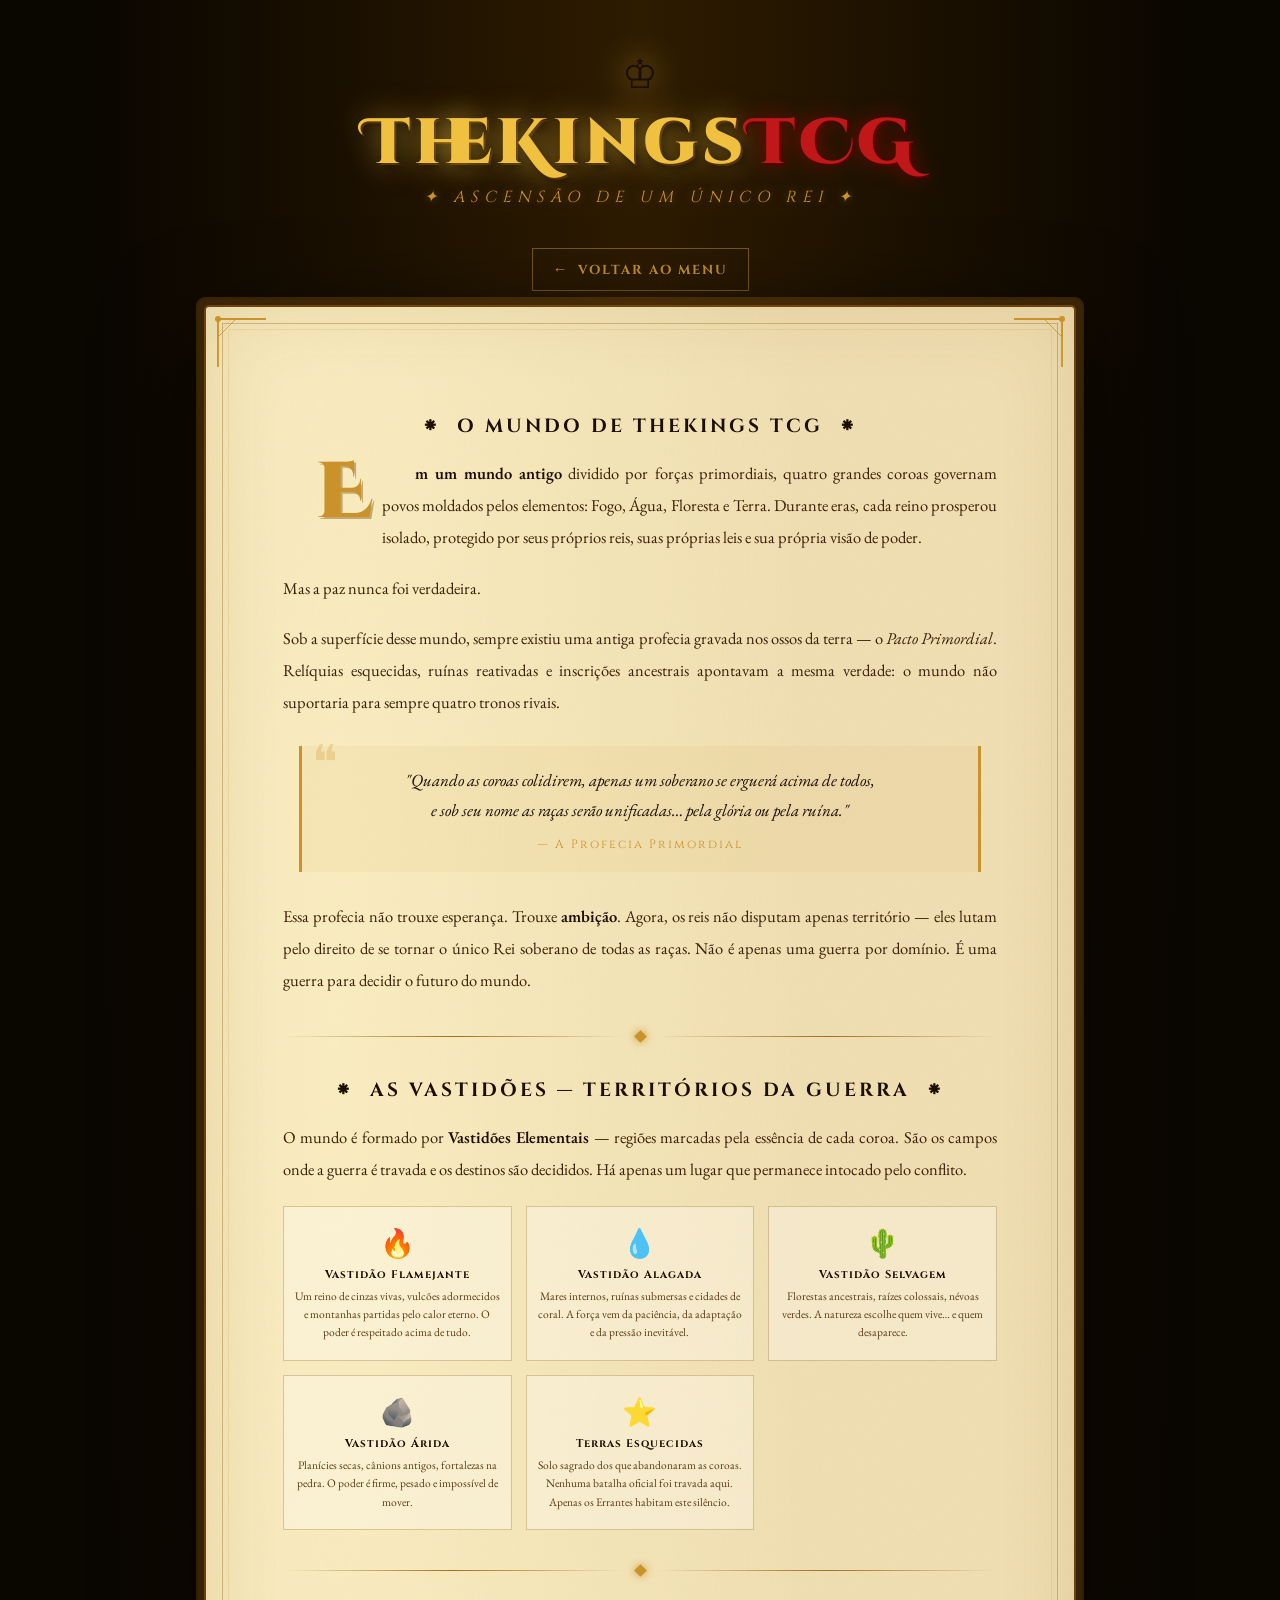
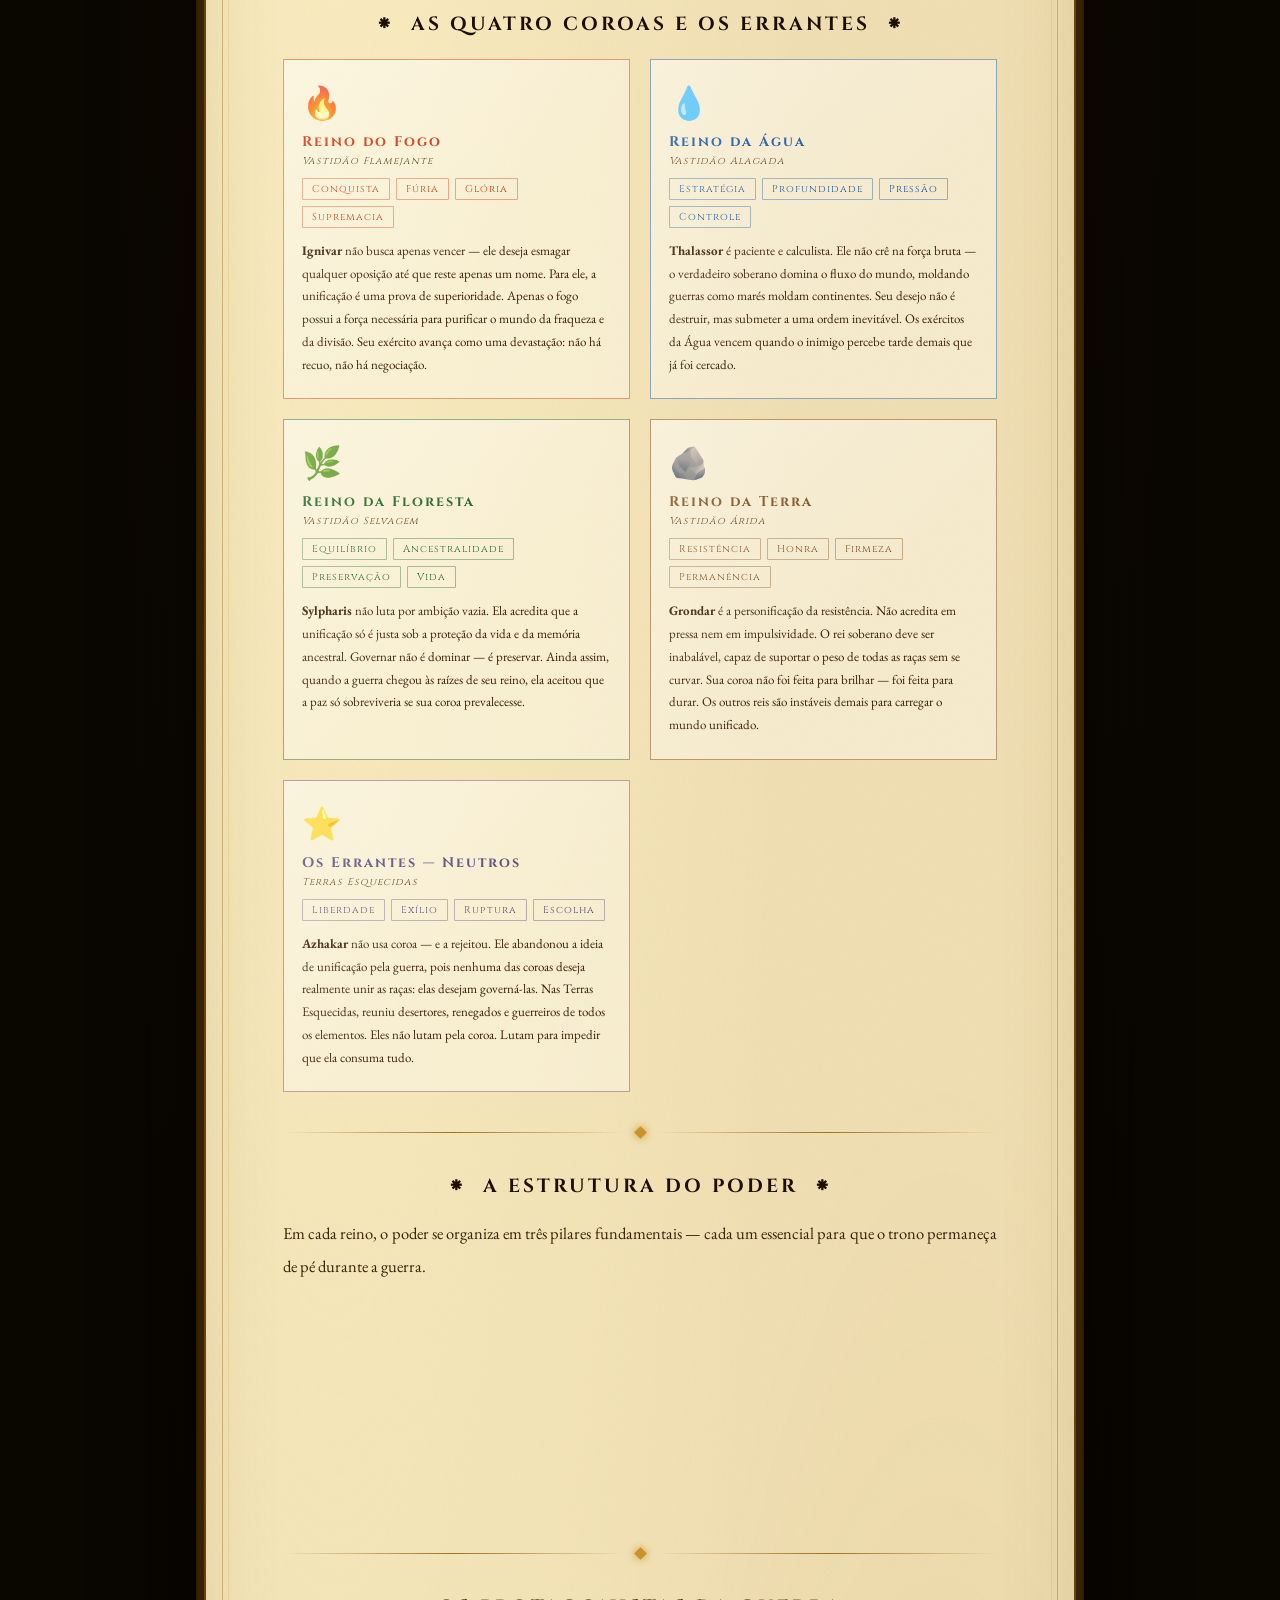
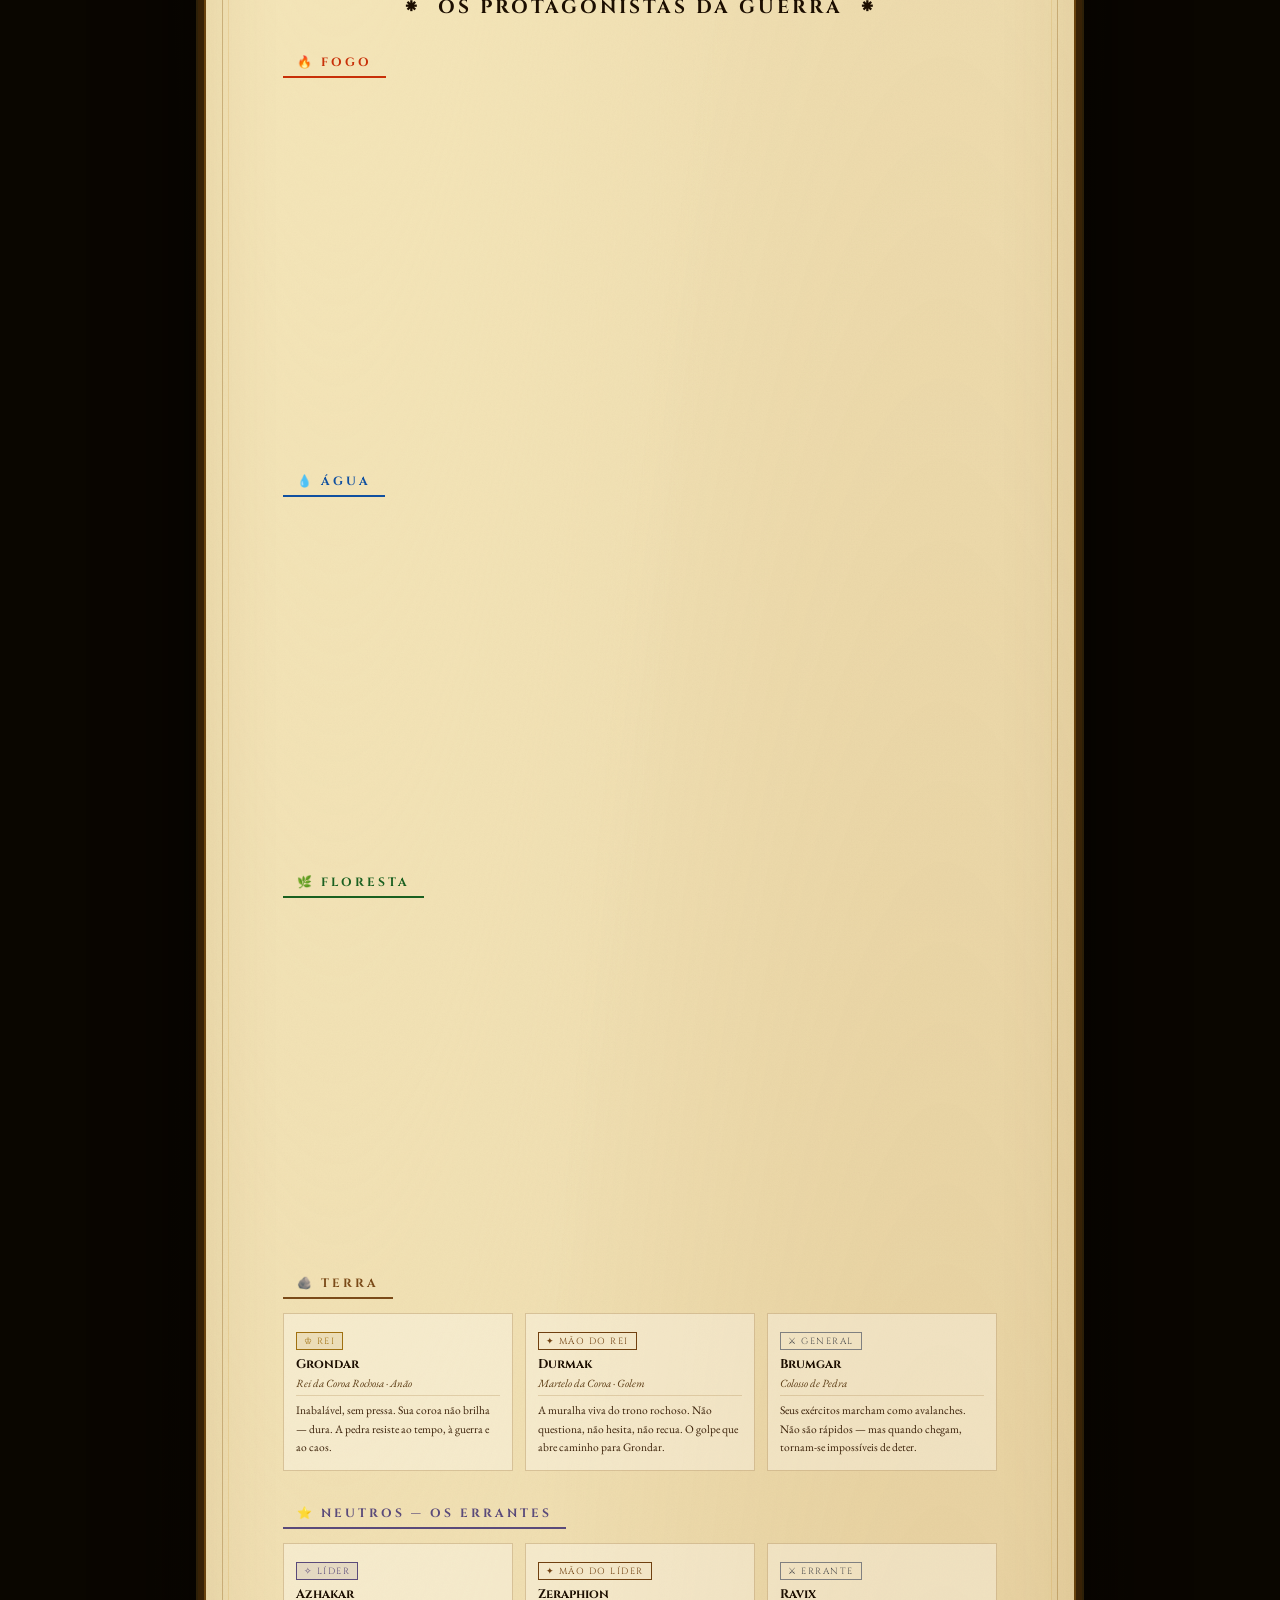
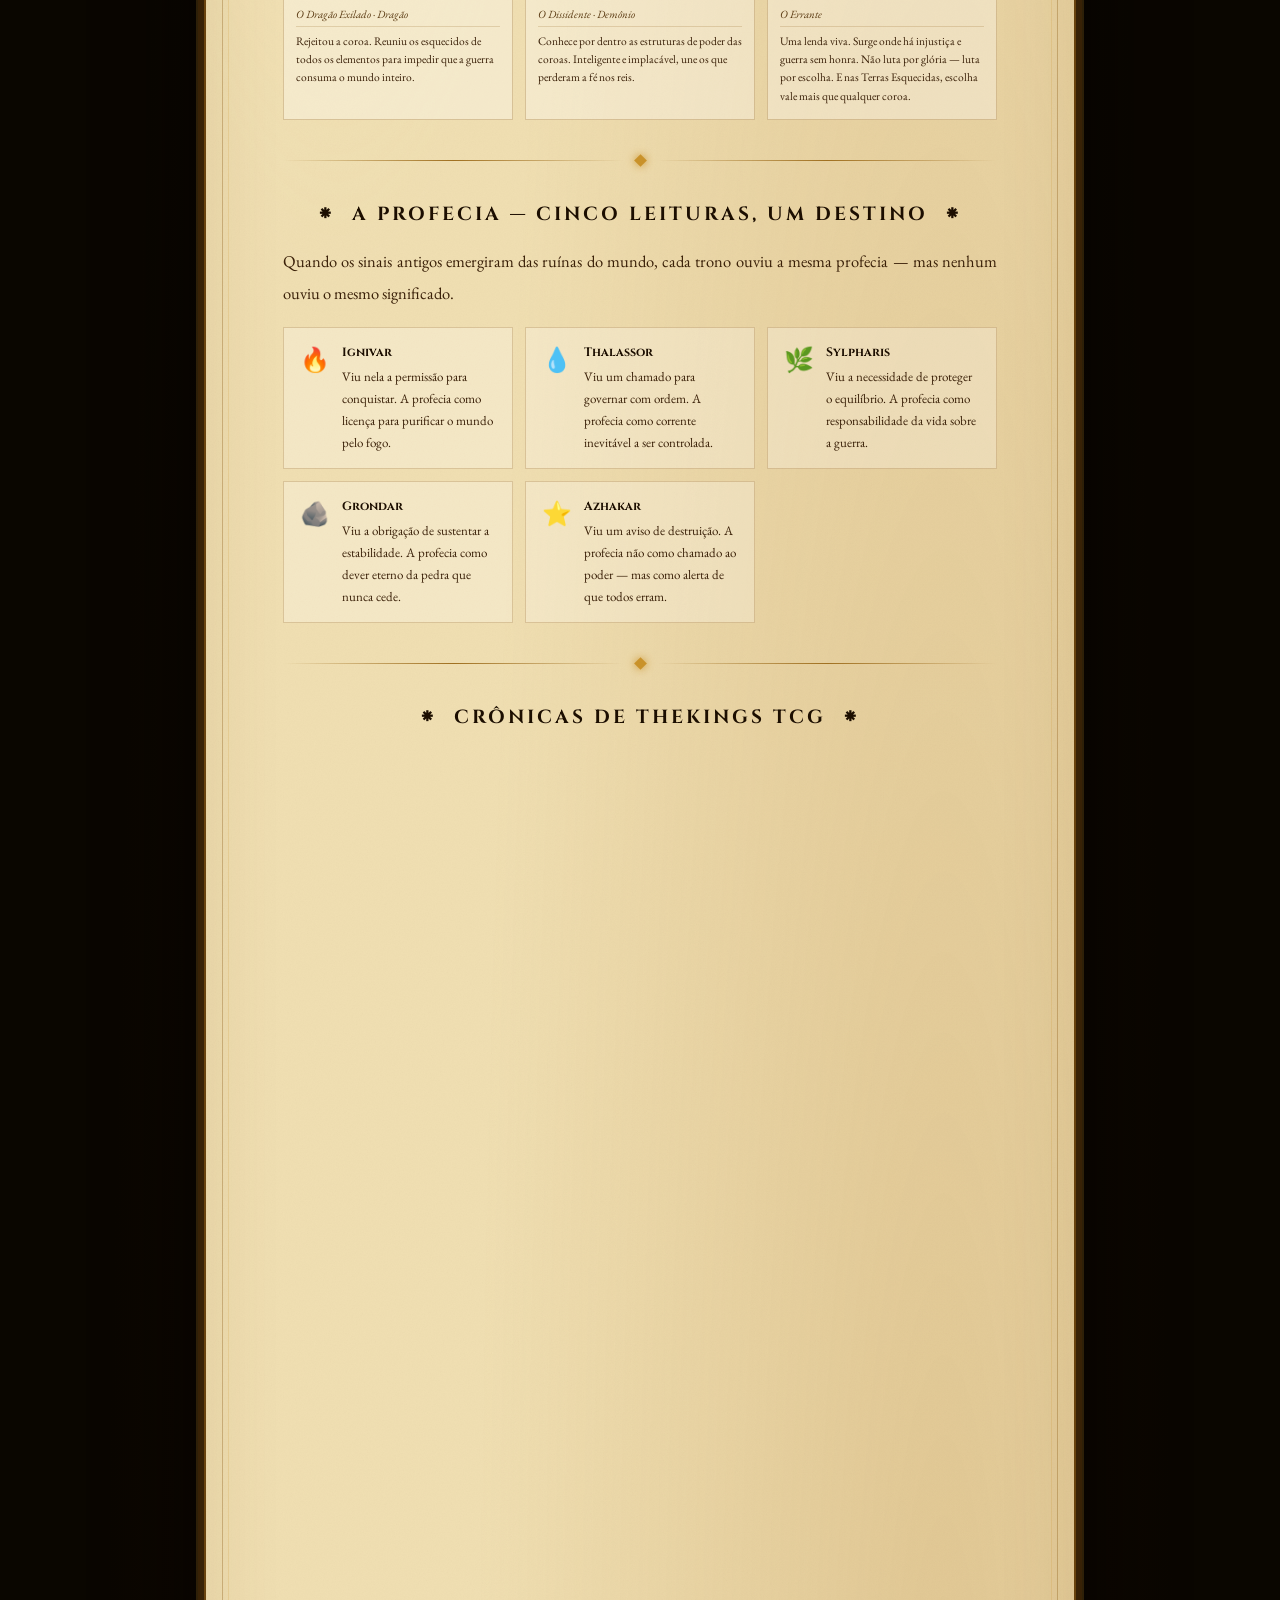
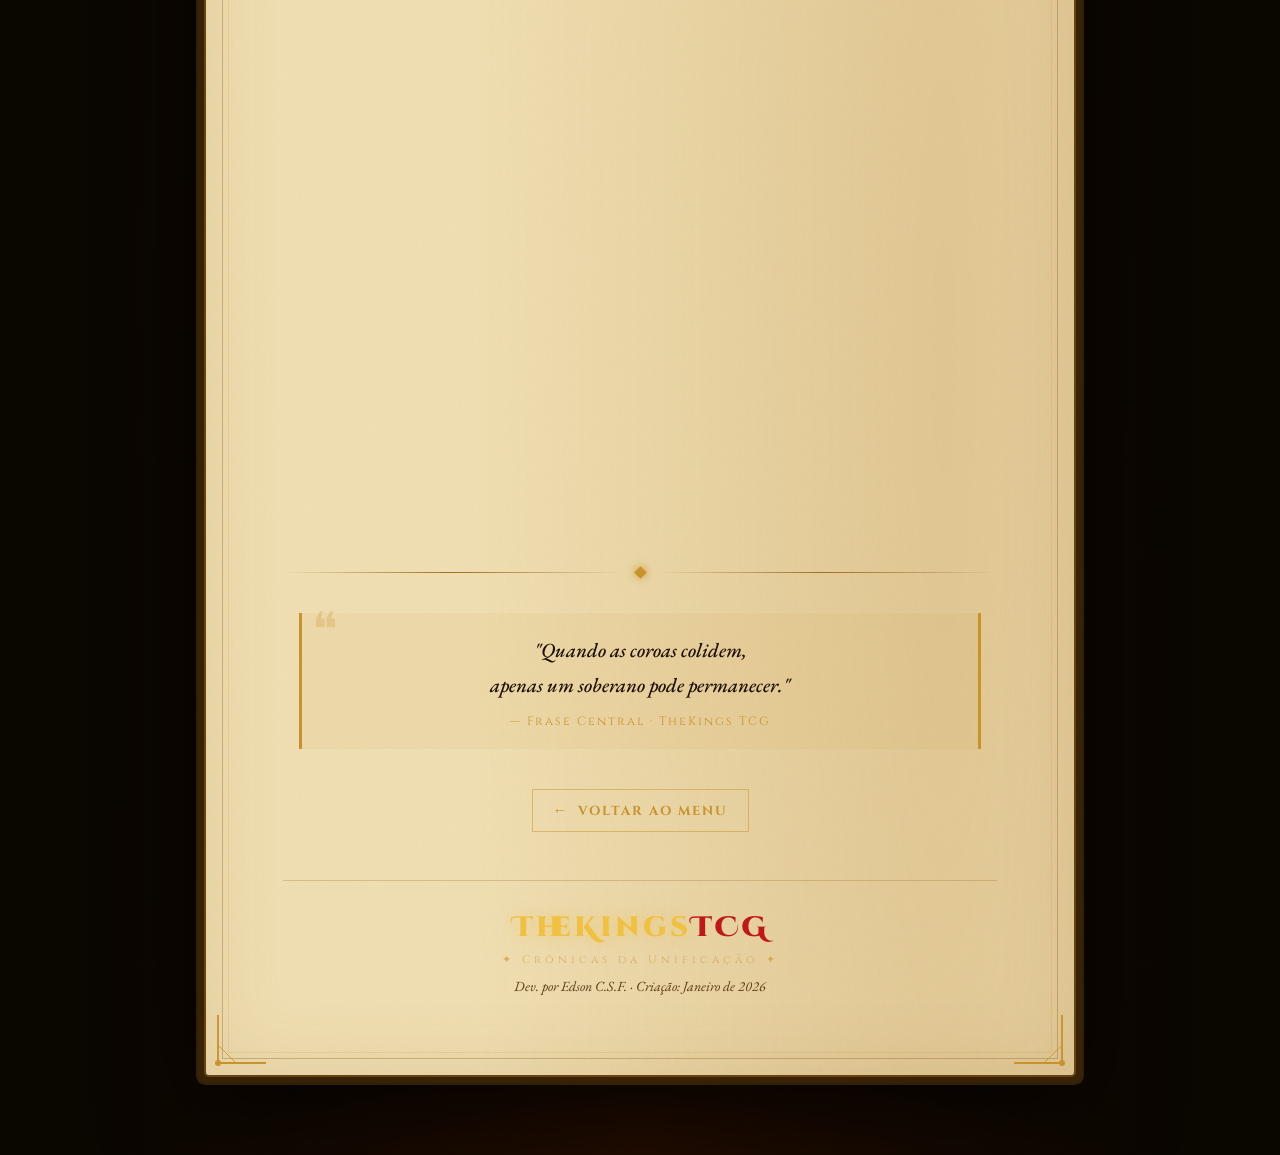
<file: jogos/the-kings-tcg/cronicas.html>
<!DOCTYPE html>
<html lang="pt-BR">
<head>
<meta charset="UTF-8">
<meta name="viewport" content="width=device-width, initial-scale=1.0">
<title>TheKings TCG — Crônicas da Unificação</title>
<link href="https://fonts.googleapis.com/css2?family=Cinzel+Decorative:wght@400;700;900&family=Cinzel:wght@400;600;700&family=EB+Garamond:ital,wght@0,400;0,500;1,400;1,500&display=swap" rel="stylesheet">
<style>
:root {
  --parchment: #f0deb0;
  --parchment-mid: #e8d090;
  --parchment-dark: #c8a84a;
  --ink: #1c0e00;
  --ink-mid: #3a2008;
  --ink-faded: #5a3a12;
  --gold: #c9922a;
  --gold-bright: #f0c040;
  --gold-text: #d4a020;
  --red-tcg: #c01818;
  --border-gold: rgba(201,146,42,0.5);
  --fire: #c83008;
  --water: #1050a0;
  --forest: #1a6020;
  --earth: #7a4a18;
  --neutral: #5a4a7a;
  --bg-dark: #0a0600;
}
* { margin:0; padding:0; box-sizing:border-box; }

body {
  background: var(--bg-dark);
  background-image:
    radial-gradient(ellipse at 50% 0%, rgba(100,60,0,0.4) 0%, transparent 60%),
    radial-gradient(ellipse at 50% 100%, rgba(60,20,0,0.5) 0%, transparent 60%);
  font-family: 'EB Garamond', Georgia, serif;
  color: var(--ink);
  min-height: 100vh;
}

/* ── EMBER PARTICLES ── */
.embers { position:fixed; inset:0; pointer-events:none; z-index:0; overflow:hidden; }
.ember {
  position:absolute; bottom:-6px;
  border-radius:50%; opacity:0;
  animation: rise linear infinite;
}
@keyframes rise {
  0%   { transform:translateY(0) translateX(0); opacity:0; }
  8%   { opacity:.9; }
  92%  { opacity:.2; }
  100% { transform:translateY(-105vh) translateX(var(--d)); opacity:0; }
}

/* ── MAIN WRAPPER ── */
.wrapper { position:relative; z-index:1; max-width:900px; margin:0 auto; padding:0 16px 80px; }

/* ── LOGO HEADER ── */
.logo-header {
  text-align:center;
  padding: 48px 0 0;
  position: relative;
}
.crown-icon {
  font-size: 40px;
  display: block;
  margin: 0 auto 12px;
  filter: drop-shadow(0 0 16px var(--gold-bright));
  animation: crownPulse 3s ease-in-out infinite;
}
@keyframes crownPulse {
  0%,100% { filter: drop-shadow(0 0 12px var(--gold-bright)); }
  50%      { filter: drop-shadow(0 0 28px var(--gold-bright)) drop-shadow(0 0 50px rgba(240,192,64,0.4)); }
}

/* THE KINGS TCG logo text */
.logo-text {
  font-family: 'Cinzel Decorative', serif;
  font-size: clamp(30px, 7vw, 64px);
  font-weight: 900;
  line-height: 1;
  letter-spacing: 4px;
  display: block;
  margin-bottom: 10px;
  text-shadow:
    0 0 30px rgba(240,192,64,0.6),
    2px 2px 0 rgba(80,40,0,0.8),
    4px 4px 8px rgba(0,0,0,0.9);
}
.logo-thekings { color: var(--gold-bright); }
.logo-tcg      { color: var(--red-tcg); text-shadow: 0 0 20px rgba(200,0,0,0.6), 2px 2px 0 rgba(80,0,0,0.8); }

.logo-tagline {
  font-family: 'Cinzel', serif;
  font-size: clamp(11px, 2.5vw, 16px);
  font-weight: 400;
  color: var(--gold);
  letter-spacing: 6px;
  text-transform: uppercase;
  font-style: italic;
  display: block;
  margin-bottom: 40px;
  text-shadow: 0 0 10px rgba(201,146,42,0.4);
}

/* ── PARCHMENT PAGE ── */
.page {
  background: var(--parchment);
  background-image:
    radial-gradient(ellipse at 15% 10%, rgba(255,245,200,0.6) 0%, transparent 45%),
    radial-gradient(ellipse at 85% 90%, rgba(160,100,20,0.2) 0%, transparent 45%),
    url("data:image/svg+xml,%3Csvg xmlns='http://www.w3.org/2000/svg' width='300' height='300'%3E%3Cfilter id='n'%3E%3CfeTurbulence type='fractalNoise' baseFrequency='0.75' numOctaves='4' stitchTiles='stitch'/%3E%3CfeColorMatrix type='saturate' values='0'/%3E%3C/filter%3E%3Crect width='300' height='300' filter='url(%23n)' opacity='0.05'/%3E%3C/svg%3E");
  border-radius: 3px;
  box-shadow:
    0 0 0 2px rgba(139,90,20,0.6),
    0 0 0 8px rgba(80,40,0,0.3),
    0 0 0 10px rgba(201,146,42,0.2),
    0 30px 100px rgba(0,0,0,0.9),
    inset 0 0 80px rgba(120,70,10,0.12);
  padding: 70px clamp(24px,6vw,80px) 80px;
  position: relative;
  animation: pageIn 1.2s ease-out both;
}
@keyframes pageIn {
  from { opacity:0; transform:translateY(24px) scale(0.99); }
  to   { opacity:1; transform:translateY(0) scale(1); }
}

/* inner border frames */
.page::before {
  content:''; position:absolute; inset:16px;
  border:1px solid rgba(139,90,20,0.35);
  pointer-events:none;
}
.page::after {
  content:''; position:absolute; inset:22px;
  border:1px solid rgba(201,146,42,0.18);
  pointer-events:none;
}

/* ── CORNER ORNAMENTS ── */
.corner { position:absolute; width:55px; height:55px; }
.c-tl { top:8px;  left:8px; }
.c-tr { top:8px;  right:8px;  transform:scaleX(-1); }
.c-bl { bottom:8px; left:8px;  transform:scaleY(-1); }
.c-br { bottom:8px; right:8px; transform:scale(-1); }
.corner svg { width:100%; height:100%; }

/* ── SECTION DIVIDER ── */
.divider {
  display:flex; align-items:center; gap:12px;
  margin: 36px 0;
}
.div-line { flex:1; height:1px; background:linear-gradient(to right,transparent,var(--gold-dark,#a07020),transparent); }
.div-gem  {
  width:9px; height:9px; background:var(--gold); transform:rotate(45deg);
  box-shadow:0 0 8px var(--gold); flex-shrink:0;
}
.div-gem-sm { width:5px; height:5px; }
.divider.thin .div-line { background:linear-gradient(to right,transparent,rgba(139,90,20,0.4),transparent); }

/* ── HEADINGS ── */
.section-title {
  font-family:'Cinzel', serif;
  font-size: clamp(13px,2.5vw,19px);
  font-weight:700;
  color:var(--ink);
  text-align:center;
  letter-spacing:3px;
  text-transform:uppercase;
  margin: 36px 0 18px;
}
.section-title .title-icon { margin:0 8px; }

.chapter-title {
  font-family:'Cinzel', serif;
  font-size:clamp(14px,2.2vw,17px);
  font-weight:700;
  color:var(--gold-text);
  letter-spacing:2px;
  margin: 28px 0 10px;
  display:flex; align-items:center; gap:10px;
}
.chapter-title::before, .chapter-title::after {
  content:''; flex:1; height:1px;
  background:linear-gradient(to right,transparent,var(--gold-text),transparent);
}

/* ── BODY TEXT ── */
.lore {
  font-size:clamp(14px,2vw,16.5px);
  line-height:1.95;
  color:var(--ink-mid);
  margin-bottom:18px;
  text-align:justify;
  text-indent:2em;
}
.lore.no-i { text-indent:0; }
.lore strong { color:var(--ink); font-weight:600; }
.lore em { font-style:italic; }

.drop-cap::first-letter {
  font-family:'Cinzel Decorative', serif;
  font-size:4.8em; font-weight:900;
  float:left; line-height:0.72;
  margin:8px 10px 0 0;
  color:var(--gold);
  text-shadow:2px 2px 0 rgba(120,70,0,0.4);
}

/* ── QUOTE ── */
.quote-block {
  border-left:3px solid var(--gold);
  border-right:3px solid var(--gold);
  padding:20px 28px;
  margin:28px 16px;
  background:rgba(201,146,42,0.07);
  text-align:center;
  position:relative;
}
.quote-block::before {
  content:'❝'; font-size:48px; color:var(--gold); opacity:0.25;
  position:absolute; top:-8px; left:10px; line-height:1;
}
.quote-text { font-size:clamp(14px,2vw,17px); font-style:italic; color:var(--ink); line-height:1.75; }
.quote-attr { font-family:'Cinzel',serif; font-size:12px; color:var(--gold); margin-top:10px; letter-spacing:2px; }

/* ── FACTION CARDS ── */
.factions-grid {
  display:grid;
  grid-template-columns:repeat(auto-fill, minmax(260px,1fr));
  gap:20px;
  margin:22px 0;
}
.faction-card {
  border:1px solid var(--fc,rgba(139,90,20,0.4));
  padding:22px 18px;
  background:rgba(255,255,255,0.35);
  position:relative;
  transition:transform .25s,box-shadow .25s;
}
.faction-card:hover { transform:translateY(-3px); box-shadow:0 10px 30px var(--fglow,rgba(0,0,0,0.2)); }
.faction-card.fire   { --fc:rgba(200,48,8,0.45);  --fglow:rgba(200,48,8,0.2); }
.faction-card.water  { --fc:rgba(16,80,160,0.45); --fglow:rgba(16,80,160,0.2); }
.faction-card.forest { --fc:rgba(26,96,32,0.45);  --fglow:rgba(26,96,32,0.2); }
.faction-card.earth  { --fc:rgba(122,74,24,0.5);  --fglow:rgba(122,74,24,0.2); }
.faction-card.neutral{ --fc:rgba(90,74,122,0.45); --fglow:rgba(90,74,122,0.2); }

.faction-card::before {
  content:''; position:absolute; inset:0;
  background:linear-gradient(135deg,rgba(255,255,255,0.25) 0%,transparent 60%);
  pointer-events:none;
}
.fc-icon  { font-size:32px; margin-bottom:8px; display:block; }
.fc-name  {
  font-family:'Cinzel',serif; font-size:14px; font-weight:700;
  color:var(--fc-col,var(--gold)); letter-spacing:2px; margin-bottom:3px;
}
.faction-card.fire   .fc-name { color:var(--fire); }
.faction-card.water  .fc-name { color:var(--water); }
.faction-card.forest .fc-name { color:var(--forest); }
.faction-card.earth  .fc-name { color:var(--earth); }
.faction-card.neutral .fc-name{ color:var(--neutral); }
.fc-realm { font-family:'Cinzel',serif; font-size:10px; color:var(--ink-faded); letter-spacing:1px; font-style:italic; margin-bottom:10px; }
.fc-desc  { font-size:13px; line-height:1.75; color:var(--ink-mid); }

/* ── IDENTITY TAGS ── */
.identity-tags {
  display:flex; flex-wrap:wrap; gap:6px;
  margin: 4px 0 12px;
}
.id-tag {
  font-family:'Cinzel',serif; font-size:10px; letter-spacing:1px;
  padding:3px 9px; border:1px solid; border-radius:1px;
}
.fire   .id-tag { color:var(--fire);   border-color:rgba(200,48,8,0.4); }
.water  .id-tag { color:var(--water);  border-color:rgba(16,80,160,0.4); }
.forest .id-tag { color:var(--forest); border-color:rgba(26,96,32,0.4); }
.earth  .id-tag { color:var(--earth);  border-color:rgba(122,74,24,0.4); }
.neutral .id-tag{ color:var(--neutral);border-color:rgba(90,74,122,0.4); }

/* ── BATTLEFIELDS ── */
.bf-grid {
  display:grid;
  grid-template-columns:repeat(auto-fill, minmax(170px,1fr));
  gap:14px; margin:18px 0;
}
.bf-card {
  text-align:center; padding:18px 10px;
  border:1px solid rgba(139,90,20,0.3);
  background:rgba(255,255,255,0.3);
  transition:background .2s;
}
.bf-card:hover { background:rgba(255,255,255,0.5); }
.bf-icon { font-size:28px; margin-bottom:6px; display:block; }
.bf-name { font-family:'Cinzel',serif; font-size:11px; font-weight:700; color:var(--ink); letter-spacing:1px; margin-bottom:5px; }
.bf-desc { font-size:11.5px; color:var(--ink-faded); line-height:1.6; }

/* ── CHARACTERS ── */
.char-group { margin:28px 0; }
.cg-label {
  font-family:'Cinzel',serif; font-size:12px; font-weight:700;
  letter-spacing:3px; text-transform:uppercase;
  padding:6px 14px; display:inline-block;
  border-bottom:2px solid; margin-bottom:14px;
}
.cg-label.fire   { color:var(--fire);   border-color:var(--fire); }
.cg-label.water  { color:var(--water);  border-color:var(--water); }
.cg-label.forest { color:var(--forest); border-color:var(--forest); }
.cg-label.earth  { color:var(--earth);  border-color:var(--earth); }
.cg-label.neutral{ color:var(--neutral);border-color:var(--neutral); }

.char-grid { display:grid; grid-template-columns:repeat(auto-fill,minmax(185px,1fr)); gap:12px; }
.char-card {
  border:1px solid rgba(139,90,20,0.28);
  padding:14px 12px;
  background:rgba(255,255,255,0.32);
  transition:background .2s;
}
.char-card:hover { background:rgba(255,255,255,0.52); }
.badge {
  font-family:'Cinzel',serif; font-size:9px; letter-spacing:1.5px;
  text-transform:uppercase; padding:2px 7px; border:1px solid;
  display:inline-block; margin-bottom:7px;
}
.badge.king    { color:#a07010; border-color:#a07010; background:rgba(160,112,16,0.1); }
.badge.hand    { color:#704010; border-color:#704010; }
.badge.general { color:#505050; border-color:#808080; }
.badge.leader  { color:var(--neutral); border-color:var(--neutral); background:rgba(90,74,122,0.1); }
.char-name  { font-family:'Cinzel',serif; font-size:12.5px; font-weight:700; color:var(--ink); margin-bottom:3px; line-height:1.3; }
.char-title { font-size:11px; font-style:italic; color:var(--ink-faded); margin-bottom:4px; }
.char-bio   { font-size:11.5px; color:var(--ink-mid); line-height:1.6; margin-top:5px; border-top:1px solid rgba(139,90,20,0.2); padding-top:5px; }

/* ── POWER STRUCTURE ── */
.power-row {
  display:grid; grid-template-columns:repeat(auto-fit,minmax(200px,1fr));
  gap:16px; margin:18px 0;
}
.power-block {
  border:1px solid rgba(139,90,20,0.3);
  padding:18px 16px;
  background:rgba(255,255,255,0.28);
  text-align:center;
}
.pb-num {
  font-family:'Cinzel Decorative',serif;
  font-size:28px; color:var(--gold); display:block; margin-bottom:6px;
  text-shadow:0 0 12px rgba(201,146,42,0.4);
}
.pb-title { font-family:'Cinzel',serif; font-size:14px; font-weight:700; color:var(--ink); margin-bottom:6px; }
.pb-desc  { font-size:13px; color:var(--ink-faded); line-height:1.65; }

/* ── CHRONICLES ── */
.chronicle-list { margin:20px 0; }
.chronicle-item {
  padding:20px 20px 20px 24px;
  border-left:3px solid var(--gold);
  background:rgba(255,255,255,0.22);
  margin-bottom:14px;
  position:relative;
  transition:background .2s;
}
.chronicle-item:hover { background:rgba(255,255,255,0.38); }
.chronicle-item::before {
  content:''; position:absolute; left:-7px; top:50%;
  transform:translateY(-50%) rotate(45deg);
  width:11px; height:11px; background:var(--gold);
  box-shadow:0 0 8px var(--gold);
}
.chron-num  { font-family:'Cinzel',serif; font-size:10px; letter-spacing:2px; color:var(--gold); margin-bottom:4px; }
.chron-name { font-family:'Cinzel',serif; font-size:14px; font-weight:700; color:var(--ink); margin-bottom:8px; }
.chron-text { font-size:14px; color:var(--ink-mid); line-height:1.8; text-indent:0; }

/* ── PROPHECY INTERPRETED ── */
.prophecy-grid {
  display:grid; grid-template-columns:repeat(auto-fill,minmax(220px,1fr));
  gap:12px; margin:16px 0;
}
.prophecy-item {
  padding:14px 16px;
  border:1px solid rgba(139,90,20,0.25);
  background:rgba(255,255,255,0.25);
  display:flex; gap:12px; align-items:flex-start;
}
.pi-icon { font-size:24px; flex-shrink:0; margin-top:2px; }
.pi-text { font-size:13px; color:var(--ink-mid); line-height:1.7; }
.pi-text strong { font-family:'Cinzel',serif; font-size:12px; color:var(--ink); display:block; margin-bottom:3px; }

/* ── FOOTER ── */
.page-footer {
  text-align:center; margin-top:48px; padding-top:28px;
  border-top:1px solid rgba(139,90,20,0.25);
}
.footer-logo {
  font-family:'Cinzel Decorative',serif;
  font-size:clamp(18px,4vw,28px);
  font-weight:900; letter-spacing:3px;
  margin-bottom:6px;
}
.footer-thekings { color:var(--gold-bright); text-shadow:0 0 15px rgba(240,192,64,0.4); }
.footer-tcg      { color:var(--red-tcg); }
.footer-sub      {
  font-family:'Cinzel',serif; font-size:11px; letter-spacing:4px;
  color:var(--gold); opacity:.6; margin-bottom:10px;
}
.footer-phrase   { font-style:italic; font-size:14px; color:var(--ink-faded); }

/* ── BOTÃO VOLTAR ── */
.back-btn {
  display: inline-flex;
  align-items: center;
  gap: 8px;
  font-family: 'Cinzel', serif;
  font-size: 13px;
  font-weight: 700;
  letter-spacing: 2px;
  text-transform: uppercase;
  color: var(--gold);
  background: transparent;
  border: 1px solid var(--border-gold);
  padding: 10px 20px;
  cursor: pointer;
  text-decoration: none;
  transition: background .25s, color .25s, border-color .25s;
  margin: 24px auto 0;
  display: flex;
  width: fit-content;
}
.back-btn:hover {
  background: rgba(201,146,42,0.12);
  border-color: var(--gold);
  color: var(--gold-bright);
}
.back-btn::before {
  content: '←';
  font-size: 15px;
}

/* ── BOTÃO VOLTAR AO TOPO ── */
.scroll-top-btn {
  position: fixed;
  bottom: 32px;
  right: 24px;
  z-index: 999;
  width: 46px;
  height: 46px;
  background: var(--bg-dark);
  border: 1px solid var(--gold);
  color: var(--gold);
  font-size: 20px;
  cursor: pointer;
  display: flex;
  align-items: center;
  justify-content: center;
  opacity: 0;
  pointer-events: none;
  transition: opacity .3s, background .25s, color .25s;
  box-shadow: 0 0 14px rgba(201,146,42,0.25);
}
.scroll-top-btn.visible {
  opacity: 1;
  pointer-events: auto;
}
.scroll-top-btn:hover {
  background: rgba(201,146,42,0.15);
  color: var(--gold-bright);
}

/* ── RESPONSIVE ── */
@media(max-width:580px){
  .page { padding:44px 20px 56px; }
  .factions-grid { grid-template-columns:1fr; }
  .char-grid { grid-template-columns:1fr 1fr; }
  .bf-grid { grid-template-columns:1fr 1fr; }
  .power-row { grid-template-columns:1fr; }
}
</style>
</head>
<body>

<div class="embers" id="embers"></div>

<div class="wrapper">

  <!-- LOGO HEADER -->
  <div class="logo-header">
    <span class="crown-icon">♔</span>
    <span class="logo-text">
      <span class="logo-thekings">TheKings</span><span class="logo-tcg">TCG</span>
    </span>
    <span class="logo-tagline">✦ Ascensão de um Único Rei ✦</span>
  </div>

  <!-- BOTÃO VOLTAR -->
  <div style="text-align:center; margin-bottom: 16px;">
    <a href="index.html" class="back-btn">Voltar ao Menu</a>
  </div>

  <!-- PARCHMENT PAGE -->
  <div class="page">

    <!-- Corner ornaments -->
    <div class="corner c-tl"><svg viewBox="0 0 55 55" fill="none"><path d="M4 4 L52 4" stroke="#c9922a" stroke-width="1.8"/><path d="M4 4 L4 52" stroke="#c9922a" stroke-width="1.8"/><path d="M4 4 L22 4 L4 22 Z" stroke="#c9922a" stroke-width="0.8" fill="none"/><circle cx="4" cy="4" r="3" fill="#c9922a"/><path d="M18 4 L4 18" stroke="#c9922a" stroke-width="0.5" opacity="0.5"/></svg></div>
    <div class="corner c-tr"><svg viewBox="0 0 55 55" fill="none"><path d="M4 4 L52 4" stroke="#c9922a" stroke-width="1.8"/><path d="M4 4 L4 52" stroke="#c9922a" stroke-width="1.8"/><path d="M4 4 L22 4 L4 22 Z" stroke="#c9922a" stroke-width="0.8" fill="none"/><circle cx="4" cy="4" r="3" fill="#c9922a"/></svg></div>
    <div class="corner c-bl"><svg viewBox="0 0 55 55" fill="none"><path d="M4 4 L52 4" stroke="#c9922a" stroke-width="1.8"/><path d="M4 4 L4 52" stroke="#c9922a" stroke-width="1.8"/><path d="M4 4 L22 4 L4 22 Z" stroke="#c9922a" stroke-width="0.8" fill="none"/><circle cx="4" cy="4" r="3" fill="#c9922a"/></svg></div>
    <div class="corner c-br"><svg viewBox="0 0 55 55" fill="none"><path d="M4 4 L52 4" stroke="#c9922a" stroke-width="1.8"/><path d="M4 4 L4 52" stroke="#c9922a" stroke-width="1.8"/><path d="M4 4 L22 4 L4 22 Z" stroke="#c9922a" stroke-width="0.8" fill="none"/><circle cx="4" cy="4" r="3" fill="#c9922a"/></svg></div>

    <!-- ════════════════ PRÓLOGO ════════════════ -->
    <div class="section-title"><span class="title-icon">⁕</span> O Mundo de TheKings TCG <span class="title-icon">⁕</span></div>

    <p class="lore drop-cap">
      <strong>Em um mundo antigo</strong> dividido por forças primordiais, quatro grandes coroas governam povos moldados pelos elementos: Fogo, Água, Floresta e Terra. Durante eras, cada reino prosperou isolado, protegido por seus próprios reis, suas próprias leis e sua própria visão de poder.
    </p>
    <p class="lore no-i">Mas a paz nunca foi verdadeira.</p>
    <p class="lore no-i">
      Sob a superfície desse mundo, sempre existiu uma antiga profecia gravada nos ossos da terra — o <em>Pacto Primordial</em>. Relíquias esquecidas, ruínas reativadas e inscrições ancestrais apontavam a mesma verdade: o mundo não suportaria para sempre quatro tronos rivais.
    </p>

    <div class="quote-block">
      <p class="quote-text">
        "Quando as coroas colidirem, apenas um soberano se erguerá acima de todos,<br>
        e sob seu nome as raças serão unificadas… pela glória ou pela ruína."
      </p>
      <p class="quote-attr">— A Profecia Primordial</p>
    </div>

    <p class="lore no-i">
      Essa profecia não trouxe esperança. Trouxe <strong>ambição</strong>. Agora, os reis não disputam apenas território — eles lutam pelo direito de se tornar o único Rei soberano de todas as raças. Não é apenas uma guerra por domínio. É uma guerra para decidir o futuro do mundo.
    </p>

    <div class="divider"><div class="div-line"></div><div class="div-gem"></div><div class="div-line"></div></div>

    <!-- ════════════════ VASTIDÕES ════════════════ -->
    <div class="section-title"><span class="title-icon">⁕</span> As Vastidões — Territórios da Guerra <span class="title-icon">⁕</span></div>
    <p class="lore no-i" style="margin-bottom:20px;">
      O mundo é formado por <strong>Vastidões Elementais</strong> — regiões marcadas pela essência de cada coroa. São os campos onde a guerra é travada e os destinos são decididos. Há apenas um lugar que permanece intocado pelo conflito.
    </p>

    <div class="bf-grid">
      <div class="bf-card">
        <span class="bf-icon">🔥</span>
        <div class="bf-name">Vastidão Flamejante</div>
        <div class="bf-desc">Um reino de cinzas vivas, vulcões adormecidos e montanhas partidas pelo calor eterno. O poder é respeitado acima de tudo.</div>
      </div>
      <div class="bf-card">
        <span class="bf-icon">💧</span>
        <div class="bf-name">Vastidão Alagada</div>
        <div class="bf-desc">Mares internos, ruínas submersas e cidades de coral. A força vem da paciência, da adaptação e da pressão inevitável.</div>
      </div>
      <div class="bf-card">
        <span class="bf-icon">🌵</span>
        <div class="bf-name">Vastidão Selvagem</div>
        <div class="bf-desc">Florestas ancestrais, raízes colossais, névoas verdes. A natureza escolhe quem vive… e quem desaparece.</div>
      </div>
      <div class="bf-card">
        <span class="bf-icon">🪨</span>
        <div class="bf-name">Vastidão Árida</div>
        <div class="bf-desc">Planícies secas, cânions antigos, fortalezas na pedra. O poder é firme, pesado e impossível de mover.</div>
      </div>
      <div class="bf-card">
        <span class="bf-icon">⭐</span>
        <div class="bf-name">Terras Esquecidas</div>
        <div class="bf-desc">Solo sagrado dos que abandonaram as coroas. Nenhuma batalha oficial foi travada aqui. Apenas os Errantes habitam este silêncio.</div>
      </div>
    </div>

    <div class="divider"><div class="div-line"></div><div class="div-gem"></div><div class="div-line"></div></div>

    <!-- ════════════════ AS COROAS ════════════════ -->
    <div class="section-title"><span class="title-icon">⁕</span> As Quatro Coroas e os Errantes <span class="title-icon">⁕</span></div>

    <div class="factions-grid">

      <div class="faction-card fire">
        <span class="fc-icon">🔥</span>
        <div class="fc-name">Reino do Fogo</div>
        <div class="fc-realm">Vastidão Flamejante</div>
        <div class="identity-tags fire">
          <span class="id-tag">Conquista</span><span class="id-tag">Fúria</span><span class="id-tag">Glória</span><span class="id-tag">Supremacia</span>
        </div>
        <p class="fc-desc">
          <strong>Ignivar</strong> não busca apenas vencer — ele deseja esmagar qualquer oposição até que reste apenas um nome. Para ele, a unificação é uma prova de superioridade. Apenas o fogo possui a força necessária para purificar o mundo da fraqueza e da divisão. Seu exército avança como uma devastação: não há recuo, não há negociação.
        </p>
      </div>

      <div class="faction-card water">
        <span class="fc-icon">💧</span>
        <div class="fc-name">Reino da Água</div>
        <div class="fc-realm">Vastidão Alagada</div>
        <div class="identity-tags water">
          <span class="id-tag">Estratégia</span><span class="id-tag">Profundidade</span><span class="id-tag">Pressão</span><span class="id-tag">Controle</span>
        </div>
        <p class="fc-desc">
          <strong>Thalassor</strong> é paciente e calculista. Ele não crê na força bruta — o verdadeiro soberano domina o fluxo do mundo, moldando guerras como marés moldam continentes. Seu desejo não é destruir, mas submeter a uma ordem inevitável. Os exércitos da Água vencem quando o inimigo percebe tarde demais que já foi cercado.
        </p>
      </div>

      <div class="faction-card forest">
        <span class="fc-icon">🌿</span>
        <div class="fc-name">Reino da Floresta</div>
        <div class="fc-realm">Vastidão Selvagem</div>
        <div class="identity-tags forest">
          <span class="id-tag">Equilíbrio</span><span class="id-tag">Ancestralidade</span><span class="id-tag">Preservação</span><span class="id-tag">Vida</span>
        </div>
        <p class="fc-desc">
          <strong>Sylpharis</strong> não luta por ambição vazia. Ela acredita que a unificação só é justa sob a proteção da vida e da memória ancestral. Governar não é dominar — é preservar. Ainda assim, quando a guerra chegou às raízes de seu reino, ela aceitou que a paz só sobreviveria se sua coroa prevalecesse.
        </p>
      </div>

      <div class="faction-card earth">
        <span class="fc-icon">🪨</span>
        <div class="fc-name">Reino da Terra</div>
        <div class="fc-realm">Vastidão Árida</div>
        <div class="identity-tags earth">
          <span class="id-tag">Resistência</span><span class="id-tag">Honra</span><span class="id-tag">Firmeza</span><span class="id-tag">Permanência</span>
        </div>
        <p class="fc-desc">
          <strong>Grondar</strong> é a personificação da resistência. Não acredita em pressa nem em impulsividade. O rei soberano deve ser inabalável, capaz de suportar o peso de todas as raças sem se curvar. Sua coroa não foi feita para brilhar — foi feita para durar. Os outros reis são instáveis demais para carregar o mundo unificado.
        </p>
      </div>

      <div class="faction-card neutral">
        <span class="fc-icon">⭐</span>
        <div class="fc-name">Os Errantes — Neutros</div>
        <div class="fc-realm">Terras Esquecidas</div>
        <div class="identity-tags neutral">
          <span class="id-tag">Liberdade</span><span class="id-tag">Exílio</span><span class="id-tag">Ruptura</span><span class="id-tag">Escolha</span>
        </div>
        <p class="fc-desc">
          <strong>Azhakar</strong> não usa coroa — e a rejeitou. Ele abandonou a ideia de unificação pela guerra, pois nenhuma das coroas deseja realmente unir as raças: elas desejam governá-las. Nas Terras Esquecidas, reuniu desertores, renegados e guerreiros de todos os elementos. Eles não lutam pela coroa. Lutam para impedir que ela consuma tudo.
        </p>
      </div>

    </div>

    <div class="divider"><div class="div-line"></div><div class="div-gem"></div><div class="div-line"></div></div>

    <!-- ════════════════ ESTRUTURA DE PODER ════════════════ -->
    <div class="section-title"><span class="title-icon">⁕</span> A Estrutura do Poder <span class="title-icon">⁕</span></div>
    <p class="lore no-i" style="margin-bottom:18px;">Em cada reino, o poder se organiza em três pilares fundamentais — cada um essencial para que o trono permaneça de pé durante a guerra.</p>

    <div class="power-row">
      <div class="power-block">
        <span class="pb-num">I</span>
        <div class="pb-title">O Rei</div>
        <div class="pb-desc">A figura máxima do reino. Representa a visão de unificação, a legitimidade da coroa e o direito de governar sobre todas as raças.</div>
      </div>
      <div class="power-block">
        <span class="pb-num">II</span>
        <div class="pb-title">A Mão do Rei</div>
        <div class="pb-desc">Não é apenas um conselheiro. É o guardião da vontade do soberano, o executor dos decretos. Mantém o trono de pé quando o rei está em guerra.</div>
      </div>
      <div class="power-block">
        <span class="pb-num">III</span>
        <div class="pb-title">Os Generais</div>
        <div class="pb-desc">Os comandantes da linha de frente. Conduzem exércitos, defendem territórios e representam o aspecto mais brutal de cada reino nos campos de batalha.</div>
      </div>
    </div>

    <div class="divider"><div class="div-line"></div><div class="div-gem"></div><div class="div-line"></div></div>

    <!-- ════════════════ PERSONAGENS ════════════════ -->
    <div class="section-title"><span class="title-icon">⁕</span> Os Protagonistas da Guerra <span class="title-icon">⁕</span></div>

    <!-- FOGO -->
    <div class="char-group">
      <div class="cg-label fire">🔥 Fogo</div>
      <div class="char-grid">
        <div class="char-card">
          <span class="badge king">♔ Rei</span>
          <div class="char-name">Ignivar</div>
          <div class="char-title">Rei da Coroa Flamejante</div>
          <div class="char-bio">Governa com imponência absoluta. Acredita que apenas o fogo possui a força para purificar o mundo — pela destruição se necessário.</div>
        </div>
        <div class="char-card">
          <span class="badge hand">✦ Mão do Rei</span>
          <div class="char-name">Valtherion</div>
          <div class="char-title">Chama da Coroa · Demônio</div>
          <div class="char-bio">Astuto e cruel. Executa a vontade de Ignivar sem hesitação. Se o rei é a coroa, Valtherion é a chama que queima tudo ao redor.</div>
        </div>
        <div class="char-card">
          <span class="badge general">⚔ General</span>
          <div class="char-name">Drakarion</div>
          <div class="char-title">Asa Rubra</div>
          <div class="char-bio">Seus exércitos são feitos para romper linhas, espalhar medo e consumir tudo que resiste.</div>
        </div>
        <div class="char-card">
          <span class="badge general">⚔ General</span>
          <div class="char-name">Drakthazar</div>
          <div class="char-title">O Híbrido</div>
          <div class="char-bio">Não marcha — avança como uma devastação. O terror que antecede o exército de Ignivar.</div>
        </div>
      </div>
    </div>

    <!-- ÁGUA -->
    <div class="char-group">
      <div class="cg-label water">💧 Água</div>
      <div class="char-grid">
        <div class="char-card">
          <span class="badge king">♔ Rei</span>
          <div class="char-name">Thalassor</div>
          <div class="char-title">Rei das Marés Eternas · Tritão</div>
          <div class="char-bio">Paciente e calculista. Domina o fluxo da batalha, moldando guerras como marés moldam continentes.</div>
        </div>
        <div class="char-card">
          <span class="badge hand">✦ Mão do Rei</span>
          <div class="char-name">Nerith</div>
          <div class="char-title">Voz das Profundezas · Elfo Aquático</div>
          <div class="char-bio">Conselheiro, diplomata e executor silencioso. Parece calmo antes de afogar. O mais perigoso dos aliados.</div>
        </div>
        <div class="char-card">
          <span class="badge general">⚔ General</span>
          <div class="char-name">Marilis</div>
          <div class="char-title">Tempestade Abissal</div>
          <div class="char-bio">Controla o campo com pressão constante. Vence quando o inimigo percebe que já foi cercado.</div>
        </div>
        <div class="char-card">
          <span class="badge general">⚔ General</span>
          <div class="char-name">Hydrus</div>
          <div class="char-title">O Escudo dos Mares</div>
          <div class="char-bio">Resistência absoluta. Não vence no impulso — vence sustentando o que outros não conseguem.</div>
        </div>
      </div>
    </div>

    <!-- FLORESTA -->
    <div class="char-group">
      <div class="cg-label forest">🌿 Floresta</div>
      <div class="char-grid">
        <div class="char-card">
          <span class="badge king">♔ Rainha</span>
          <div class="char-name">Sylpharis</div>
          <div class="char-title">Rainha da Raiz Ancestral · Elfa</div>
          <div class="char-bio">Acredita que governar é preservar. A floresta não esquece — e não perdoa. Sua coroa é feita de memória ancestral.</div>
        </div>
        <div class="char-card">
          <span class="badge hand">✦ Mão do Rei</span>
          <div class="char-name">Kaelthorn</div>
          <div class="char-title">Guardião da Lua Verde · Lobisomem</div>
          <div class="char-bio">Metade instinto, metade disciplina. Onde Sylpharis pensa, Kaelthorn age. Força selvagem a serviço da ordem natural.</div>
        </div>
        <div class="char-card">
          <span class="badge general">⚔ General</span>
          <div class="char-name">Faelar</div>
          <div class="char-title">Lâmina Verde</div>
          <div class="char-bio">Silencioso, letal e inevitável. Não precisa dominar o campo — faz o campo lutar por ele.</div>
        </div>
        <div class="char-card">
          <span class="badge general">⚔ General</span>
          <div class="char-name">Thalor</div>
          <div class="char-title">Sentinela do Bosque</div>
          <div class="char-bio">Guarda as fronteiras onde as árvores têm memória e as sombras sussurram segredos antigos.</div>
        </div>
      </div>
    </div>

    <!-- TERRA -->
    <div class="char-group">
      <div class="cg-label earth">🪨 Terra</div>
      <div class="char-grid">
        <div class="char-card">
          <span class="badge king">♔ Rei</span>
          <div class="char-name">Grondar</div>
          <div class="char-title">Rei da Coroa Rochosa · Anão</div>
          <div class="char-bio">Inabalável, sem pressa. Sua coroa não brilha — dura. A pedra resiste ao tempo, à guerra e ao caos.</div>
        </div>
        <div class="char-card">
          <span class="badge hand">✦ Mão do Rei</span>
          <div class="char-name">Durmak</div>
          <div class="char-title">Martelo da Coroa · Golem</div>
          <div class="char-bio">A muralha viva do trono rochoso. Não questiona, não hesita, não recua. O golpe que abre caminho para Grondar.</div>
        </div>
        <div class="char-card">
          <span class="badge general">⚔ General</span>
          <div class="char-name">Brumgar</div>
          <div class="char-title">Colosso de Pedra</div>
          <div class="char-bio">Seus exércitos marcham como avalanches. Não são rápidos — mas quando chegam, tornam-se impossíveis de deter.</div>
        </div>
      </div>
    </div>

    <!-- NEUTRO -->
    <div class="char-group">
      <div class="cg-label neutral">⭐ Neutros — Os Errantes</div>
      <div class="char-grid">
        <div class="char-card">
          <span class="badge leader">✧ Líder</span>
          <div class="char-name">Azhakar</div>
          <div class="char-title">O Dragão Exilado · Dragão</div>
          <div class="char-bio">Rejeitou a coroa. Reuniu os esquecidos de todos os elementos para impedir que a guerra consuma o mundo inteiro.</div>
        </div>
        <div class="char-card">
          <span class="badge hand">✦ Mão do Líder</span>
          <div class="char-name">Zeraphion</div>
          <div class="char-title">O Dissidente · Demônio</div>
          <div class="char-bio">Conhece por dentro as estruturas de poder das coroas. Inteligente e implacável, une os que perderam a fé nos reis.</div>
        </div>
        <div class="char-card">
          <span class="badge general">⚔ Errante</span>
          <div class="char-name">Ravix</div>
          <div class="char-title">O Errante</div>
          <div class="char-bio">Uma lenda viva. Surge onde há injustiça e guerra sem honra. Não luta por glória — luta por escolha. E nas Terras Esquecidas, escolha vale mais que qualquer coroa.</div>
        </div>
      </div>
    </div>

    <div class="divider"><div class="div-line"></div><div class="div-gem"></div><div class="div-line"></div></div>

    <!-- ════════════════ A PROFECIA INTERPRETADA ════════════════ -->
    <div class="section-title"><span class="title-icon">⁕</span> A Profecia — Cinco Leituras, Um Destino <span class="title-icon">⁕</span></div>
    <p class="lore no-i" style="margin-bottom:18px;">Quando os sinais antigos emergiram das ruínas do mundo, cada trono ouviu a mesma profecia — mas nenhum ouviu o mesmo significado.</p>

    <div class="prophecy-grid">
      <div class="prophecy-item">
        <span class="pi-icon">🔥</span>
        <div class="pi-text"><strong>Ignivar</strong>Viu nela a permissão para conquistar. A profecia como licença para purificar o mundo pelo fogo.</div>
      </div>
      <div class="prophecy-item">
        <span class="pi-icon">💧</span>
        <div class="pi-text"><strong>Thalassor</strong>Viu um chamado para governar com ordem. A profecia como corrente inevitável a ser controlada.</div>
      </div>
      <div class="prophecy-item">
        <span class="pi-icon">🌿</span>
        <div class="pi-text"><strong>Sylpharis</strong>Viu a necessidade de proteger o equilíbrio. A profecia como responsabilidade da vida sobre a guerra.</div>
      </div>
      <div class="prophecy-item">
        <span class="pi-icon">🪨</span>
        <div class="pi-text"><strong>Grondar</strong>Viu a obrigação de sustentar a estabilidade. A profecia como dever eterno da pedra que nunca cede.</div>
      </div>
      <div class="prophecy-item">
        <span class="pi-icon">⭐</span>
        <div class="pi-text"><strong>Azhakar</strong>Viu um aviso de destruição. A profecia não como chamado ao poder — mas como alerta de que todos erram.</div>
      </div>
    </div>

    <div class="divider"><div class="div-line"></div><div class="div-gem"></div><div class="div-line"></div></div>

    <!-- ════════════════ CRÔNICAS ════════════════ -->
    <div class="section-title"><span class="title-icon">⁕</span> Crônicas de TheKings TCG <span class="title-icon">⁕</span></div>

    <div class="chronicle-list">

      <div class="chronicle-item">
        <div class="chron-num">CRÔNICA I</div>
        <div class="chron-name">As Coroas Despertam</div>
        <p class="chron-text">Quando os sinais antigos emergiram das ruínas do mundo, os reis entenderam que a era da separação havia chegado ao fim. Cada trono ouviu a mesma profecia, mas nenhum ouviu o mesmo significado. Das montanhas em chamas às cidades afundadas, das florestas eternas às muralhas de pedra — a guerra deixou de ser uma possibilidade. Tornou-se destino.</p>
      </div>

      <div class="chronicle-item">
        <div class="chron-num">CRÔNICA II</div>
        <div class="chron-name">O Fogo Exige o Trono</div>
        <p class="chron-text">Ignivar, Rei da Coroa Flamejante, foi o primeiro a declarar que não haveria paz entre iguais. Para ele, um mundo dividido é um mundo fraco. Sob suas asas ardentes e sob a voz cruel de Valtherion, o Fogo avançou com a certeza de que apenas a destruição poderia abrir caminho para a verdadeira unificação.</p>
      </div>

      <div class="chronicle-item">
        <div class="chron-num">CRÔNICA III</div>
        <div class="chron-name">As Marés se Erguem</div>
        <p class="chron-text">Thalassor não respondeu com fúria, mas com cálculo. O rei das Marés Eternas viu na guerra uma corrente inevitável. Ao lado de Nerith, sua voz das profundezas, preparou exércitos para dominar não pelo caos, mas pela pressão contínua, pela estratégia e pelo controle absoluto do fluxo da batalha.</p>
      </div>

      <div class="chronicle-item">
        <div class="chron-num">CRÔNICA IV</div>
        <div class="chron-name">A Floresta Não se Curva</div>
        <p class="chron-text">Sylpharis, Rainha da Raiz Ancestral, recusou-se a deixar que reis ambiciosos decidissem o destino da vida. Com Kaelthorn à sua direita e os generais do bosque à frente, a Floresta ergueu raízes, lâminas e criaturas antigas para mostrar que a natureza não aceitaria ser reduzida a um reino conquistado.</p>
      </div>

      <div class="chronicle-item">
        <div class="chron-num">CRÔNICA V</div>
        <div class="chron-name">A Rocha Responde</div>
        <p class="chron-text">Grondar permaneceu em silêncio enquanto os outros tronos se agitavam. Mas quando a guerra alcançou a Vastidão Árida, o Rei da Coroa Rochosa compreendeu que resistir já não bastava. Com Durmak e Brumgar, a Terra marchou não para conquistar rapidamente, mas para permanecer até que todos os outros desmoronassem.</p>
      </div>

      <div class="chronicle-item">
        <div class="chron-num">CRÔNICA VI</div>
        <div class="chron-name">O Exilado sem Coroa</div>
        <p class="chron-text">Nas Terras Esquecidas, longe das promessas de glória, Azhakar observava o mundo se partir. O Dragão Exilado conhecia a ambição por trás dos tronos e rejeitava o título de rei soberano. Ao lado de Zeraphion e do errante Ravix, reuniu os esquecidos, os traídos e os livres. Eles não lutavam pela coroa. Lutavam para impedir que qualquer coroa consumisse tudo.</p>
      </div>

      <div class="chronicle-item">
        <div class="chron-num">CRÔNICA VII</div>
        <div class="chron-name">Os Campos Decidem</div>
        <p class="chron-text">As Vastidões tornaram-se arenas de destino. Cada batalha travada já não representava apenas vitória ou derrota, mas a queda gradual de um ideal. Em cada general derrotado, em cada mão do rei abatida, o mundo se aproximava da pergunta final: quem será digno de governar todas as raças?</p>
      </div>

      <div class="chronicle-item">
        <div class="chron-num">CRÔNICA VIII</div>
        <div class="chron-name">A Ascensão de um Único Rei</div>
        <p class="chron-text">No fim da guerra, apenas um nome poderá permanecer acima de todos. Mas quando o último trono se erguer, a unificação revelará sua verdade: foi ela salvação… ou o início de um reinado absoluto do qual ninguém poderá escapar? Talvez o maior perigo não seja a guerra em si — e sim o que acontecerá quando ela terminar.</p>
      </div>

    </div>

    <div class="divider"><div class="div-line"></div><div class="div-gem"></div><div class="div-line"></div></div>

    <!-- FRASE CENTRAL -->
    <div class="quote-block">
      <p class="quote-text" style="font-size:clamp(15px,2.5vw,20px); font-weight:500;">
        "Quando as coroas colidem,<br>apenas um soberano pode permanecer."
      </p>
      <p class="quote-attr">— Frase Central · TheKings TCG</p>
    </div>

    <!-- BOTÃO VOLTAR AO MENU (final da página) -->
    <div style="text-align:center; margin: 40px 0 0;">
      <a href="index.html" class="back-btn">Voltar ao Menu</a>
    </div>

    <!-- FOOTER -->
    <div class="page-footer">
      <div class="footer-logo">
        <span class="footer-thekings">TheKings</span><span class="footer-tcg">TCG</span>
      </div>
      <div class="footer-sub">✦ Crônicas da Unificação ✦</div>
      <div class="footer-phrase">Dev. por Edson C.S.F. · Criação: Janeiro de 2026</div>
    </div>

  </div><!-- .page -->
</div><!-- .wrapper -->

<!-- BOTÃO VOLTAR AO TOPO -->
<button class="scroll-top-btn" id="scrollTopBtn" onclick="window.scrollTo({top:0,behavior:'smooth'})" title="Voltar ao topo">↑</button>

<script>
  // Mostrar/ocultar botão ao rolar
  window.addEventListener('scroll', () => {
    const btn = document.getElementById('scrollTopBtn');
    btn.classList.toggle('visible', window.scrollY > 300);
  });
</script>

<script>
  // Ember particles
  const ec = document.getElementById('embers');
  for(let i=0;i<40;i++){
    const e=document.createElement('div');
    e.className='ember';
    const sz=1+Math.random()*3;
    const d=(Math.random()-.5)*140;
    const dur=7+Math.random()*14;
    const delay=Math.random()*20;
    e.style.cssText=`left:${Math.random()*100}%;width:${sz}px;height:${sz}px;background:${Math.random()>.5?'#f0c040':'#c83008'};--d:${d}px;animation-duration:${dur}s;animation-delay:${delay}s`;
    ec.appendChild(e);
  }

  // Fade-in on scroll
  const observer = new IntersectionObserver(entries=>{
    entries.forEach(e=>{ if(e.isIntersecting){ e.target.style.opacity='1'; e.target.style.transform='translateY(0)'; }});
  },{threshold:0.1});
  document.querySelectorAll('.chronicle-item,.faction-card,.char-card,.bf-card,.power-block,.prophecy-item').forEach(el=>{
    el.style.cssText+='opacity:0;transform:translateY(16px);transition:opacity .5s ease,transform .5s ease';
    observer.observe(el);
  });
</script>
</body>
</html>
</file>
<file: jogos/chopper/css/style.css>
*{margin:0;padding:0;box-sizing:border-box;-webkit-tap-highlight-color:transparent;}
html,body{
  width:100%;height:100%;
  background:#111;
  display:flex;justify-content:center;align-items:center;
  overflow:hidden;
  font-family:'Arial Rounded MT Bold',Arial,sans-serif;
  touch-action:none;
}
#app{
  position:relative;overflow:hidden;
  background:#1a1a2e;
}
.screen{
  position:absolute;top:0;left:0;
  width:100%;height:100%;
  display:none;flex-direction:column;
}
.screen.active{display:flex;}

/* ── MENU ── */
#menuScreen{
  background:linear-gradient(180deg,#87CEEB,#98D8C8 50%,#90EE90);
  align-items:center;justify-content:center;
}
.menu-clouds{position:absolute;top:0;left:0;right:0;bottom:0;pointer-events:none;overflow:hidden;}
.cloud{position:absolute;background:white;border-radius:50px;animation:floatCloud linear infinite;}
@keyframes floatCloud{from{transform:translateX(-260px);}to{transform:translateX(110vw);}}
.menu-content{display:flex;flex-direction:column;align-items:center;gap:0;z-index:10;width:88%;}
.game-title h1{font-size:clamp(28px,9vw,46px);color:#FF6B35;text-shadow:3px 3px 0 #fff,-1px -1px 0 #FF4500;text-align:center;letter-spacing:2px;}
.game-title h2{font-size:clamp(13px,4vw,20px);color:#2d5a27;text-shadow:2px 2px 0 #fff;text-align:center;margin-bottom:6px;}
#menuCv{display:block;margin:0 auto;}
.stats-bar{background:rgba(255,255,255,0.93);border-radius:18px;padding:7px 16px;display:flex;gap:12px;align-items:center;box-shadow:0 4px 12px rgba(0,0,0,0.18);margin:6px 0;}
.stat-i{display:flex;align-items:center;gap:4px;font-size:clamp(12px,3.5vw,16px);font-weight:bold;color:#333;}
.sdiv{width:1px;background:#ddd;height:18px;}
.mbtn{width:clamp(170px,55vw,230px);padding:clamp(11px,2.8vw,15px) 0;border:none;border-radius:50px;font-size:clamp(14px,3.8vw,19px);font-weight:bold;cursor:pointer;box-shadow:0 5px 0 rgba(0,0,0,0.25);letter-spacing:1px;margin:4px 0;transition:transform .1s,box-shadow .1s;}
.mbtn:active{transform:translateY(3px);box-shadow:0 2px 0 rgba(0,0,0,0.25);}
.btn-play{background:#FF6B35;color:white;}
.btn-shop{background:#FFD700;color:#333;}
.xp-wrap{width:clamp(140px,48vw,190px);margin:3px 0;}
.xp-lbl{font-size:9px;color:#555;text-align:center;margin-bottom:2px;}
.xp-bg{background:rgba(0,0,0,0.13);border-radius:8px;height:6px;overflow:hidden;}
.xp-fill{height:100%;background:linear-gradient(90deg,#9C27B0,#E91E63);border-radius:8px;transition:width .5s;}
.ver-tag{font-size:9px;color:rgba(0,0,0,0.28);margin-top:3px;}

/* ── PHASES ── */
#phaseScreen{background:linear-gradient(180deg,#2d5a27,#1a3a1a);align-items:center;gap:8px;padding:14px 12px;overflow-y:auto;}
.ph-title{font-size:clamp(16px,5vw,24px);color:#FFD700;text-shadow:2px 2px 0 #000;}
.ph-grid{display:grid;grid-template-columns:repeat(3,1fr);gap:7px;width:100%;}
.ph-card{background:rgba(255,255,255,0.1);border:2px solid rgba(255,255,255,0.2);border-radius:11px;padding:9px 4px;display:flex;flex-direction:column;align-items:center;gap:3px;cursor:pointer;transition:all .2s;}
.ph-card:active:not(.locked){transform:scale(0.94);}
.ph-card.locked{opacity:0.38;cursor:not-allowed;filter:grayscale(1);}
.ph-card.done{border-color:#FFD700;}
.ph-icon{font-size:clamp(22px,7vw,34px);}
.ph-name{font-size:clamp(8px,2.4vw,11px);color:white;text-align:center;font-weight:bold;}
.ph-stars{font-size:clamp(9px,2.8vw,13px);}
.ph-num{font-size:8px;color:rgba(255,255,255,0.48);}
.btn-back{background:rgba(255,255,255,0.14);color:white;border:2px solid rgba(255,255,255,0.28);padding:9px 22px;border-radius:50px;font-size:clamp(12px,3.3vw,15px);cursor:pointer;}

/* ── SHOP ── */
#shopScreen{background:linear-gradient(180deg,#1a0533,#2d0a5c);align-items:center;gap:7px;padding:12px 11px;overflow-y:auto;}
.sh-title{font-size:clamp(18px,6vw,28px);color:#FFD700;text-shadow:2px 2px 0 #000;}
.sh-gold{background:rgba(255,215,0,0.14);border:2px solid #FFD700;border-radius:18px;padding:5px 14px;font-size:clamp(13px,3.8vw,17px);color:#FFD700;font-weight:bold;}
.sh-tabs{display:flex;gap:5px;flex-wrap:wrap;justify-content:center;}
.sh-tab{background:rgba(255,255,255,0.07);border:2px solid rgba(255,255,255,0.13);color:white;padding:5px 10px;border-radius:14px;font-size:clamp(9px,2.6vw,12px);cursor:pointer;}
.sh-tab.act{background:#FFD700;color:#333;border-color:#FFD700;}
.sh-grid{display:grid;grid-template-columns:repeat(2,1fr);gap:8px;width:100%;padding-bottom:10px;}
.sh-item{background:rgba(255,255,255,0.06);border:2px solid rgba(255,255,255,0.11);border-radius:11px;padding:9px;display:flex;flex-direction:column;align-items:center;gap:3px;}
.sh-item.owned{border-color:#4CAF50;}
.si-icon{font-size:clamp(24px,7vw,36px);}
.si-name{font-size:clamp(9px,2.7vw,12px);color:white;font-weight:bold;text-align:center;}
.si-desc{font-size:clamp(7px,2vw,9px);color:rgba(255,255,255,0.48);text-align:center;}
.si-btn{background:#FFD700;color:#333;border:none;border-radius:14px;padding:4px 11px;font-size:clamp(9px,2.7vw,12px);font-weight:bold;cursor:pointer;margin-top:2px;}
.si-btn.ob{background:#4CAF50;color:white;}

/* ── GAME ── */
#gameScreen{
  display:none;flex-direction:column;
  background:#1a1a1a;
}
#gameScreen.active{display:flex;}

/* HUD TOPO */
#hudTop{
  background:rgba(8,18,8,0.97);
  border-bottom:2px solid rgba(255,200,0,0.4);
  display:flex;align-items:center;
  padding:0 8px;
  min-height:52px;
  flex-shrink:0;
  z-index:10;
}

/* CANVAS */
#cvWrap{
  flex:1;
  position:relative;
  overflow:hidden;
  background:#2a2a2a;
}
#gCv{display:block;touch-action:none;}

/* HUD RODAPÉ */
#hudBot{
  background:rgba(8,18,8,0.97);
  border-top:2px solid rgba(255,200,0,0.4);
  display:grid;grid-template-columns:repeat(4,1fr);
  gap:5px;padding:5px 7px;
  flex-shrink:0;z-index:10;
}
.ab{
  background:rgba(255,255,255,0.08);
  border:2px solid rgba(255,255,255,0.18);
  border-radius:10px;padding:4px 3px;
  display:flex;flex-direction:column;align-items:center;gap:1px;
  cursor:pointer;position:relative;overflow:hidden;
  user-select:none;transition:transform .12s;
}
.ab:active{transform:scale(0.88);}
.ab.oncd{opacity:0.42;cursor:not-allowed;}
.ab-icon{font-size:clamp(16px,5vw,22px);line-height:1;}
.ab-lbl{font-size:clamp(6px,1.9vw,9px);color:rgba(255,255,255,0.78);font-weight:bold;text-align:center;}
.ab-cnt{position:absolute;top:2px;right:4px;font-size:8px;color:#FFD700;font-weight:bold;}
.cd-bar{position:absolute;bottom:0;left:0;height:3px;background:rgba(255,100,0,0.65);transition:width .1s linear;}

/* ── END ── */
#endScreen{background:linear-gradient(180deg,#1a1a2e,#16213e);align-items:center;justify-content:center;gap:9px;padding:18px 14px;overflow-y:auto;}
.end-title{font-size:clamp(20px,6vw,30px);font-weight:bold;text-align:center;}
.end-win{color:#FFD700;text-shadow:0 0 18px #FFD700;}
.end-lose{color:#FF4500;text-shadow:0 0 18px #FF4500;}
#endCv{display:block;}
.stars-row{font-size:clamp(28px,9vw,42px);letter-spacing:5px;}
.end-stats{background:rgba(255,255,255,0.04);border:1px solid rgba(255,255,255,0.1);border-radius:14px;padding:11px 16px;width:100%;display:flex;flex-direction:column;gap:7px;}
.esr{display:flex;justify-content:space-between;align-items:center;font-size:clamp(10px,3vw,13px);color:rgba(255,255,255,0.78);}
.esv{font-weight:bold;color:#FFD700;font-size:clamp(12px,3.4vw,15px);}
.end-rew{background:rgba(255,215,0,0.07);border:2px solid #FFD700;border-radius:14px;padding:9px 16px;width:100%;display:flex;justify-content:space-around;align-items:center;}
.ri{display:flex;flex-direction:column;align-items:center;gap:2px;}
.ri-icon{font-size:clamp(20px,6vw,28px);}
.ri-amt{font-size:clamp(15px,4.5vw,19px);color:#FFD700;font-weight:bold;}
.ri-lbl{font-size:clamp(7px,2vw,10px);color:rgba(255,255,255,0.45);}
.ate-box{background:rgba(255,0,0,0.06);border:1px solid rgba(255,0,0,0.22);border-radius:11px;padding:8px;width:100%;}
.ate-t{font-size:clamp(9px,2.6vw,12px);color:#FF6B6B;font-weight:bold;margin-bottom:5px;}
.ate-w{display:flex;flex-wrap:wrap;gap:4px;}
.ate-b{background:rgba(255,0,0,0.11);border:1px solid rgba(255,0,0,0.22);border-radius:8px;padding:2px 7px;font-size:clamp(9px,2.6vw,11px);color:white;}
.end-btns{display:flex;gap:7px;width:100%;}
.eb{flex:1;padding:clamp(10px,2.8vw,14px);border:none;border-radius:14px;font-size:clamp(11px,3vw,14px);font-weight:bold;cursor:pointer;}
.eb-r{background:#FF6B35;color:white;}
.eb-m{background:rgba(255,255,255,0.1);color:white;border:2px solid rgba(255,255,255,0.22);}
.eb-n{background:#4CAF50;color:white;}

/* NOTIF */
#notif{
  position:fixed;top:clamp(55px,10vw,80px);left:50%;
  transform:translateX(-50%) translateY(-120px);
  background:rgba(0,0,0,0.92);color:white;
  padding:8px 15px;border-radius:24px;
  font-size:clamp(10px,2.8vw,13px);font-weight:bold;
  z-index:3000;pointer-events:none;
  border:2px solid rgba(255,255,255,0.13);white-space:nowrap;
  transition:transform .38s cubic-bezier(.175,.885,.32,1.275);
}
#notif.show{transform:translateX(-50%) translateY(0);}

/* TUTORIAL */
.tut-ov{position:absolute;top:0;left:0;right:0;bottom:0;background:rgba(0,0,0,0.8);z-index:500;display:flex;align-items:center;justify-content:center;padding:20px;}
.tut-box{background:#1a3a1a;border:3px solid #FFD700;border-radius:14px;padding:18px;text-align:center;display:flex;flex-direction:column;gap:9px;max-width:300px;width:100%;}
.tut-icon{font-size:clamp(36px,11vw,52px);}
.tut-title{font-size:clamp(14px,4.2vw,18px);color:#FFD700;font-weight:bold;}
.tut-txt{font-size:clamp(10px,2.8vw,12px);color:rgba(255,255,255,0.88);line-height:1.6;}
.tut-btn{background:#FFD700;color:#333;border:none;border-radius:14px;padding:9px;font-size:clamp(12px,3.3vw,15px);font-weight:bold;cursor:pointer;}

::-webkit-scrollbar{width:3px;}
::-webkit-scrollbar-thumb{background:rgba(255,255,255,0.13);border-radius:2px;}
</file>
<file: jogos/totem/style.css>
/* Totem Ascension v10.2.0 — canonical styles; order preserves cascade. */
*,*::before,*::after{margin:0;padding:0;box-sizing:border-box}
:root{--bg:#07070f;--panel:#0d0d1e;--panel2:#131328;--border:rgba(255,255,255,0.07);--gold:#f0c040;--gold2:#c8980a;--green:#3de87a;--red:#e84050;--blue:#4488ff;--purple:#aa44ff;--orange:#ff8833;--text:#ddd5bb;--muted:#7a6e5a;--d6:#e84050;--d8:#3de87a;--d12:#aa44ff;--d20:#f0c040}
html,body{width:100%;height:100%;background:var(--bg);color:var(--text);font-family:'Segoe UI',system-ui,sans-serif;overflow:hidden}
.screen{position:fixed;inset:0;display:none;flex-direction:column}
.screen.active{display:flex;animation:screenFade .35s ease}
@keyframes screenFade{from{opacity:0;transform:scale(.98);}to{opacity:1;transform:none;}}
#screen-menu{background:radial-gradient(ellipse at 50% 110%,#1a0a3a 0%,#0a0518 50%,#050308 100%);align-items:center;justify-content:center;overflow:hidden}
#menu-bg{position:absolute;inset:0;pointer-events:none;overflow:hidden}
.menu-rune{position:absolute;font-size:1.5em;color:rgba(240,192,64,.25);animation:floatRune linear infinite;filter:drop-shadow(0 0 6px rgba(240,192,64,.4));user-select:none}
@keyframes floatRune{
  0%{transform:translateY(110vh) rotate(0deg);opacity:0;}
  10%{opacity:1;}
  90%{opacity:1;}
  100%{transform:translateY(-20vh) rotate(360deg);opacity:0;}
}
.menu-star{position:absolute;width:2px;height:2px;border-radius:50%;background:#fff;animation:twinkle 3s ease-in-out infinite}
@keyframes twinkle{
  0%,100%{opacity:.2;transform:scale(1);}
  50%{opacity:1;transform:scale(1.5);}
}
#menu-aura{position:absolute;width:600px;height:600px;background:radial-gradient(circle,rgba(240,192,64,.08) 0%,transparent 60%);animation:auraPulse 4s ease-in-out infinite;pointer-events:none}
@keyframes auraPulse{
  0%,100%{transform:scale(1);opacity:.5;}
  50%{transform:scale(1.15);opacity:.8;}
}
#menu-box{z-index:2;text-align:center;display:flex;flex-direction:column;gap:18px;background:linear-gradient(135deg,rgba(20,10,40,.85),rgba(10,5,22,.9));border:2px solid transparent;background-clip:padding-box;border-radius:24px;padding:42px 36px 36px;backdrop-filter:blur(14px);max-width:400px;box-shadow:0 0 60px rgba(240,192,64,.15),0 20px 60px rgba(0,0,0,.7),
    inset 0 1px 0 rgba(255,255,255,.05);animation:menuRise .8s cubic-bezier(.22,.68,0,1.25)}
#menu-box::before{content:'';position:absolute;inset:-2px;border-radius:24px;z-index:-1;background:linear-gradient(135deg,var(--gold),var(--purple),var(--gold),var(--orange));background-size:300% 300%;animation:gradShift 6s ease infinite}
@keyframes gradShift{
  0%,100%{background-position:0% 50%;}
  50%{background-position:100% 50%;}
}
@keyframes menuRise{
  from{transform:translateY(40px) scale(.9);opacity:0;}
  to{transform:none;opacity:1;}
}
#menu-logo{width:90px;height:120px;margin:0 auto 6px;animation:logoFloat 3s ease-in-out infinite;filter:drop-shadow(0 0 20px rgba(240,192,64,.5))}
@keyframes logoFloat{
  0%,100%{transform:translateY(0) rotate(-2deg);}
  50%{transform:translateY(-8px) rotate(2deg);}
}
.logo-piece{width:64px;height:18px;border-radius:5px;margin-bottom:2px;display:flex;align-items:center;justify-content:center;font-size:.9em;font-weight:900;color:rgba(255,255,255,.95);text-shadow:0 1px 3px rgba(0,0,0,.7);box-shadow:0 3px 8px rgba(0,0,0,.5),inset 0 1px 0 rgba(255,255,255,.2);animation:logoPiecePulse 2s ease-in-out infinite}
@keyframes logoPiecePulse{
  0%,100%{filter:brightness(1);}
  50%{filter:brightness(1.3);}
}
.logo-base{width:74px;height:10px;background:linear-gradient(135deg,#3a2008,#6a4018);border-radius:3px 3px 8px 8px;box-shadow:0 4px 12px rgba(0,0,0,.7),0 0 16px rgba(240,192,64,.3)}
#menu-title{font-size:2.6em;font-weight:900;background:linear-gradient(135deg,#f0c040 0%,#ff8833 50%,#aa44ff 100%);-webkit-background-clip:text;background-clip:text;-webkit-text-fill-color:transparent;letter-spacing:4px;margin-bottom:4px;filter:drop-shadow(0 0 20px rgba(240,192,64,.4));animation:titleGlow 3s ease-in-out infinite}
@keyframes titleGlow{
  0%,100%{filter:drop-shadow(0 0 20px rgba(240,192,64,.4));}
  50%{filter:drop-shadow(0 0 30px rgba(240,192,64,.7));}
}
#menu-subtitle{font-size:.95em;color:var(--muted);margin-bottom:14px;animation:subtitleFade 4s ease-in-out infinite}
@keyframes subtitleFade{
  0%,100%{opacity:.6;}
  50%{opacity:1;}
}
.menu-btn{position:relative;padding:15px 0;font-size:1.05em;font-weight:800;border:none;border-radius:14px;cursor:pointer;transition:all .25s cubic-bezier(.22,.68,0,1.25);letter-spacing:1.5px;font-family:inherit;overflow:hidden}
.menu-btn::after{content:'';position:absolute;top:0;left:-100%;width:50%;height:100%;background:linear-gradient(90deg,transparent,rgba(255,255,255,.3),transparent);transition:left .6s}
.menu-btn:hover::after{left:150%}
.menu-btn-start{background:linear-gradient(135deg,#7a3810,#c06820);color:#fff;box-shadow:0 4px 20px rgba(192,104,32,.5),inset 0 1px 0 rgba(255,255,255,.2)}
.menu-btn-start:hover{transform:translateY(-3px) scale(1.02);filter:brightness(1.15);box-shadow:0 8px 30px rgba(192,104,32,.7)}
.menu-btn-start:active{transform:translateY(-1px) scale(.99)}
.menu-btn-continue{background:rgba(255,255,255,.06);border:1px solid var(--gold);color:var(--gold)}
.menu-btn-continue:hover{background:rgba(255,255,255,.12);transform:translateY(-2px)}
.menu-btn-continue:disabled{opacity:.4;pointer-events:none}
.menu-btn-howto{background:rgba(170,68,255,.1);border:1px solid var(--purple);color:#c8a0ff;font-size:.95em;padding:11px 0}
.menu-btn-howto:hover{background:rgba(170,68,255,.2);transform:translateY(-2px)}
#menu-name-field{display:flex;flex-direction:column;align-items:center;margin:4px 0}
#menu-ranking{width:100%;background:rgba(0,0,0,.4);border:1px solid var(--border);border-radius:10px;padding:10px 12px;margin-top:6px;max-width:340px}
#ranking-list .rk-row{display:grid;grid-template-columns:24px 1fr auto;gap:8px;align-items:center;padding:3px 4px;border-radius:4px}
#ranking-list .rk-row.me{background:rgba(240,192,64,.15);border:1px solid var(--gold)}
#ranking-list .rk-pos{font-weight:900;color:var(--gold);text-align:center}
#ranking-list .rk-name{color:var(--text);font-weight:700;overflow:hidden;text-overflow:ellipsis;white-space:nowrap}
#ranking-list .rk-row.me .rk-name{color:var(--gold)}
#ranking-list .rk-score{color:var(--green);font-weight:700}
#ranking-list .rk-empty{color:var(--muted);text-align:center;padding:8px;font-style:italic}
#menu-version{font-size:.7em;color:var(--muted);margin-top:4px;letter-spacing:1px}
#screen-game{background:radial-gradient(ellipse at 50% 110%,#180830 0%,#07070f 65%)}
#hud-top{display:flex;align-items:center;justify-content:space-between;padding:7px 12px;background:linear-gradient(180deg,rgba(0,0,0,.7),rgba(0,0,0,.4));border-bottom:1px solid var(--border);z-index:10;gap:6px}
#exit-btn{background:rgba(255,255,255,.05);border:1px solid var(--border);color:var(--text);border-radius:8px;padding:5px 9px;font-size:.95em;cursor:pointer;font-family:inherit;transition:all .15s}
#exit-btn:hover{background:rgba(232,64,80,.2);border-color:var(--red)}
#sound-btn{background:rgba(255,255,255,.05);border:1px solid var(--border);color:var(--gold);border-radius:8px;padding:5px 9px;font-size:.95em;cursor:pointer;font-family:inherit;transition:all .15s}
#sound-btn:hover{background:rgba(240,192,64,.15)}
#hud-title{font-size:.9em;font-weight:800;color:var(--gold);letter-spacing:2px;text-shadow:0 0 12px var(--gold);white-space:nowrap}
.hud-pills{display:flex;gap:5px;flex-wrap:wrap}
.pill{display:flex;align-items:center;gap:4px;background:rgba(255,255,255,0.06);border:1px solid var(--border);border-radius:20px;padding:3px 8px;font-size:.75em;font-weight:700;white-space:nowrap;transition:all .2s}
.pill em{color:var(--gold);font-style:normal;font-size:1.1em;transition:transform .2s}
.pill.bump em{animation:numBump .35s cubic-bezier(.22,.68,0,1.5)}
@keyframes numBump{0%{transform:scale(1);}50%{transform:scale(1.4);}100%{transform:scale(1);}}
#power-row{padding:4px 12px 3px;background:rgba(0,0,0,0.35);display:flex;align-items:center;gap:7px;flex-shrink:0}
#power-track{flex:1;height:7px;background:rgba(255,255,255,0.08);border-radius:4px;overflow:hidden;position:relative}
#power-fill{height:100%;border-radius:4px;background:linear-gradient(90deg,#4488ff,#aa44ff,#f0c040);transition:width .5s cubic-bezier(.22,.68,0,1.25);box-shadow:0 0 8px rgba(170,68,255,.5);position:relative}
#power-fill::after{content:'';position:absolute;top:0;left:0;right:0;bottom:0;background:linear-gradient(90deg,transparent,rgba(255,255,255,.4),transparent);animation:powerShine 1.5s linear infinite}
@keyframes powerShine{0%{transform:translateX(-100%);}100%{transform:translateX(100%);}}
#power-label{font-size:.7em;color:var(--purple);white-space:nowrap;width:60px;text-align:right;font-weight:700}
#power-label.ready{color:var(--gold);animation:powerReady .8s ease-in-out infinite}
@keyframes powerReady{0%,100%{opacity:.7;}50%{opacity:1;}}
#stab-row{padding:4px 12px 3px;background:rgba(0,0,0,0.35);display:flex;align-items:center;gap:7px;flex-shrink:0}
#stab-track{flex:1;height:6px;background:rgba(255,255,255,0.08);border-radius:3px;overflow:hidden}
#stab-fill{height:100%;border-radius:3px;transition:width .4s,background .4s}
#stab-label{font-size:.7em;color:var(--muted);white-space:nowrap;width:38px;text-align:right}
#stab-row.danger #stab-fill{animation:stabDanger .6s ease-in-out infinite}
@keyframes stabDanger{
  0%,100%{filter:brightness(1);}
  50%{filter:brightness(1.6);}
}
#arena{display:flex;flex-direction:column;align-items:center;justify-content:flex-end;position:relative;overflow:visible;min-height:0;padding:0 8px}
#height-badge{position:absolute;top:5px;left:50%;transform:translateX(-50%);background:rgba(0,0,0,0.68);border:1px solid var(--gold);border-radius:11px;padding:4px 13px;text-align:center;backdrop-filter:blur(6px);z-index:5;white-space:nowrap;pointer-events:none}
#hb-num{font-size:1.45em;font-weight:900;color:var(--gold);line-height:1;text-shadow:0 0 12px var(--gold)}
#hb-tier{font-size:.62em;color:var(--text);margin-top:1px}
#boss-strip{position:absolute;top:44px;left:50%;transform:translateX(-50%);width:calc(100% - 24px);max-width:380px;background:rgba(0,0,0,0.78);border:1px solid var(--red);border-radius:8px;padding:5px 10px;display:none;z-index:12;backdrop-filter:blur(4px);box-shadow:0 0 20px rgba(232,64,80,.4)}
#boss-name{font-size:.7em;color:#ff7070;font-weight:700;margin-bottom:3px}
#boss-hp-track{background:rgba(255,255,255,0.1);border-radius:3px;overflow:hidden}
#boss-hp-fill{height:100%;background:linear-gradient(90deg,#a00020,#ff4060);border-radius:3px;transition:width .3s}
#evt-toast{position:fixed;top:50%;transform:translate(-50%,-50%) scale(.7);background:rgba(8,5,22,.98);border:2px solid var(--purple);border-radius:14px;padding:22px 32px;font-size:.9em;color:#c0a0ff;pointer-events:none;opacity:0;transition:opacity .3s,transform .3s;white-space:nowrap;backdrop-filter:blur(8px);z-index:150;max-width:88vw;text-align:center;font-weight:700;box-shadow:0 0 40px rgba(170,68,255,.5)}
#evt-toast.on{opacity:1;transform:translate(-50%,-50%) scale(1)}
#totem-wrap{position:relative;flex-direction:column;justify-content:flex-end;max-width:340px;flex:1;min-height:0;padding:0 30px 0}
#totem-tilt{display:flex;flex-direction:column;align-items:center;justify-content:flex-end;width:100%;transform-origin:bottom center;transition:transform .65s cubic-bezier(.34,1.56,.64,1);position:relative;padding:0 20px}
#totem-base{width:128px;height:14px;flex-shrink:0;background:linear-gradient(135deg,#2e1a08,#5a3818);border-radius:3px 3px 8px 8px;border:1px solid rgba(255,255,255,.15);box-shadow:0 4px 18px rgba(0,0,0,.7),0 0 28px rgba(240,192,64,.12);position:relative;z-index:2}
#totem-stack{width:100%;gap:1px;position:relative;z-index:1}
.tp{flex-shrink:0;width:104px;height:28px;border-radius:6px;display:flex;align-items:center;justify-content:center;font-size:.88em;font-weight:900;letter-spacing:2px;color:rgba(255,255,255,.92);border:1px solid rgba(255,255,255,.14);box-shadow:0 2px 6px rgba(0,0,0,.55),inset 0 1px 0 rgba(255,255,255,.15);animation:dropIn .45s cubic-bezier(.22,.68,0,1.5);text-shadow:0 1px 4px rgba(0,0,0,.8);position:relative;overflow:hidden;user-select:none}
.tp::after{content:'';position:absolute;top:0;left:-60%;width:38%;height:100%;background:linear-gradient(90deg,transparent,rgba(255,255,255,.18),transparent);animation:sheen 3.5s ease infinite}
@keyframes sheen{0%{left:-60%}60%{left:160%}100%{left:160%}}
@keyframes dropIn{
  0%{transform:translateY(-60px) scale(.5) rotate(8deg);opacity:0;}
  60%{transform:translateY(6px) scale(1.05) rotate(-2deg);opacity:1;}
  80%{transform:translateY(-2px) scale(.98) rotate(1deg);}
  100%{transform:none;opacity:1;}
}
.tp-ember{background:linear-gradient(135deg,#6a1a00,#c04010)}
.tp-stone{background:linear-gradient(135deg,#2e2e3e,#50506a)}
.tp-forest{background:linear-gradient(135deg,#0c2e0c,#1c5c1c)}
.tp-water{background:linear-gradient(135deg,#002444,#0850a0)}
.tp-wind{background:linear-gradient(135deg,#243440,#406070)}
.tp-gold{background:linear-gradient(135deg,#563800,#aa7200)}
.tp-crystal{background:linear-gradient(135deg,#0e0830,#2818a0)}
.tp-shadow{background:linear-gradient(135deg,#180018,#480058)}
.tp-light{background:linear-gradient(135deg,#383000,#989000)}
.tp-chaos{background:linear-gradient(135deg,#280010,#780038)}
.tp-ancient{background:linear-gradient(135deg,#181000,#4c3c00)}
.tp-divine{background:linear-gradient(135deg,#180038,#5800b8)}
.tp-boss{background:linear-gradient(135deg,#400020,#a00040);box-shadow:0 0 14px 3px rgba(232,64,80,.6)!important}
.tp-rainbow{background:linear-gradient(135deg,#ff4040,#ff8833,#f0c040,#3de87a,#4488ff,#aa44ff);background-size:200% 200%;animation:rainbowShift 2s ease infinite;box-shadow:0 0 14px 3px rgba(255,255,255,.5)!important}
@keyframes rainbowShift{0%,100%{background-position:0% 50%;}50%{background-position:100% 50%;}}
.tp-mixed{display:flex;align-items:center;justify-content:center;gap:5px;padding:0 6px}
.tp-mixed .tp-rune{font-size:.95em}
.tp-mixed .tp-boss-mark{font-size:.85em;filter:drop-shadow(0 0 4px rgba(232,64,80,.8));border-left:1px solid rgba(255,255,255,.2);padding-left:5px}
.tp.is-perf{box-shadow:0 0 14px 3px var(--gold),inset 0 1px 0 rgba(255,255,255,.3)!important;animation:dropIn .45s cubic-bezier(.22,.68,0,1.5),perfGlow 1.5s ease-in-out infinite .5s}
.tp.is-crit{box-shadow:0 0 16px 4px #ff4040,inset 0 1px 0 rgba(255,255,255,.3)!important;animation:dropIn .45s cubic-bezier(.22,.68,0,1.5),critPulse .8s ease-in-out infinite .5s}
@keyframes perfGlow{0%,100%{filter:brightness(1);}50%{filter:brightness(1.3);}}
#totem-tilt.streak-aura::before{content:'';position:absolute;inset:-10px -30px;background:radial-gradient(ellipse,rgba(255,136,51,.2),transparent 70%);animation:auraRotate 3s linear infinite;pointer-events:none;z-index:0}
#totem-tilt.streak-aura-high::before{background:radial-gradient(ellipse,rgba(240,192,64,.3),transparent 70%)}
@keyframes auraRotate{0%{transform:rotate(0deg);}100%{transform:rotate(360deg);}}
#totem-glow{position:absolute;bottom:14px;width:128px;height:48px;background:radial-gradient(ellipse,rgba(240,192,64,.22),transparent 70%);pointer-events:none;z-index:0;animation:glowPulse 3s ease-in-out infinite}
@keyframes glowPulse{0%,100%{opacity:.7;}50%{opacity:1;}}
#bottom-zone{display:flex;flex-direction:column;align-items:center;gap:5px;padding:6px 12px 4px;background:rgba(0,0,0,0.2)}
#phase-label{font-size:.66em;color:var(--muted);letter-spacing:1px;text-transform:uppercase}
#streak-display{font-size:.72em;color:var(--orange);min-height:15px;text-align:center;font-weight:700}
#combo-display{font-size:.7em;color:var(--purple);min-height:14px;text-align:center;font-weight:700}
.btn-wrap{position:relative}
#action-btn{position:relative;overflow:hidden;width:min(220px,76vw);padding:13px 0;font-size:.95em;font-weight:800;border:none;cursor:pointer;letter-spacing:1px;transition:all .15s;font-family:inherit;color:#fff;flex-shrink:0}
#action-btn::before{content:'';position:absolute;inset:0;background:linear-gradient(135deg,rgba(255,255,255,.15),transparent);pointer-events:none}
#action-btn::after{content:'';position:absolute;top:0;left:-100%;width:50%;height:100%;background:linear-gradient(90deg,transparent,rgba(255,255,255,.3),transparent);transition:left .5s}
#action-btn:hover::after{left:150%}
.btn-dice{background:linear-gradient(135deg,#7a3810,#c06820);box-shadow:0 4px 16px rgba(192,104,32,.4)}
.btn-timing{background:linear-gradient(135deg,#104a10,#208a30);box-shadow:0 4px 16px rgba(32,138,48,.4)}
.btn-seq{background:linear-gradient(135deg,#2a0060,#7010c0);box-shadow:0 4px 16px rgba(110,16,192,.4)}
.btn-boss{background:linear-gradient(135deg,#7a0010,#c00020);box-shadow:0 4px 16px rgba(192,0,32,.5);animation:bossBtnPulse 1s ease-in-out infinite}
@keyframes bossBtnPulse{0%,100%{box-shadow:0 4px 16px rgba(192,0,32,.5);}50%{box-shadow:0 4px 24px rgba(192,0,32,.9);}}
#action-btn:hover{transform:translateY(-2px);filter:brightness(1.12)}
#action-btn:active{transform:translateY(0);filter:brightness(.92)}
#action-btn:disabled{opacity:.4;pointer-events:none}
#auto-ring{position:absolute;inset:-3px;border-radius:16px;border:2px solid var(--green);opacity:0;pointer-events:none;animation:aRing 1.2s infinite;display:none}
@keyframes aRing{0%,100%{opacity:.2;}50%{opacity:.75;}}
#nav-dock{display:flex;justify-content:center;padding:7px 10px;background:rgba(0,0,0,.62);backdrop-filter:blur(8px);border-top:1px solid var(--border);flex-shrink:0;z-index:10}
.nav-btn{display:flex;flex-direction:column;align-items:center;gap:2px;background:rgba(255,255,255,.05);border:1px solid var(--border);border-radius:10px;padding:6px 15px;color:var(--muted);font-size:.66em;cursor:pointer;transition:all .18s;font-family:inherit;position:relative}
.nav-btn .ni{font-size:1.4em;line-height:1}
.nav-btn:hover,.nav-btn.active{background:rgba(240,192,64,.12);border-color:var(--gold);color:var(--gold);transform:translateY(-2px)}
.nav-btn .badge{position:absolute;top:-3px;right:-3px;background:var(--red);color:#fff;font-size:.85em;font-weight:900;border-radius:50%;width:16px;height:16px;display:flex;align-items:center;justify-content:center;border:1px solid var(--bg)}
#modal-overlay{position:fixed;inset:0;background:rgba(0,0,0,.84);display:none;align-items:center;justify-content:center;z-index:200;backdrop-filter:blur(9px)}
#modal-overlay.open{display:flex}
#modal-box{background:linear-gradient(180deg,var(--panel),var(--panel2));border:1px solid var(--border);border-radius:16px;padding:16px 18px;width:min(380px,92vw);max-height:88vh;display:flex;flex-direction:column;align-items:center;gap:10px;box-shadow:0 20px 60px rgba(0,0,0,.75),0 0 40px rgba(240,192,64,.1);animation:popIn .35s cubic-bezier(.22,.68,0,1.4);position:relative}
#modal-box::before{content:'';position:absolute;top:0;left:0;right:0;height:2px;background:linear-gradient(90deg,transparent,var(--gold),transparent);border-radius:20px 20px 0 0}
@keyframes popIn{from{transform:scale(.7) translateY(20px);opacity:0;}to{transform:none;opacity:1;}}
#modal-box h2{font-size:1.15em;color:var(--gold);letter-spacing:1px;text-align:center;text-shadow:0 0 12px rgba(240,192,64,.4)}
#modal-box p.msub{font-size:.8em;color:var(--muted);text-align:center;line-height:1.5}
#dice-stage{width:150px;height:150px;margin:2px 0;position:relative;perspective:1200px;display:flex;align-items:center;justify-content:center}
#dice-stage.dice-win{animation:diceWinPulse .6s ease}
#dice-stage.dice-lose{animation:diceLosePulse .5s ease}
@keyframes diceWinPulse{0%{transform:scale(1);}40%{transform:scale(1.22) rotate(-7deg);filter:drop-shadow(0 0 18px var(--gold));}100%{transform:scale(1);filter:none;}}
@keyframes diceLosePulse{0%,100%{transform:translateX(0);}25%{transform:translateX(-8px);}75%{transform:translateX(8px);}}
.dd-scene{width:140px;height:140px;position:relative;display:flex;align-items:center;justify-content:center;transform-style:preserve-3d}
@keyframes ddShake{
  0%,100%{transform:rotate(0) scale(1);}
  30%{transform:rotate(14deg) scale(1.18);}
  70%{transform:rotate(-14deg) scale(1.18);}
}
.dd-scene.dd-shaking{animation:ddShake .07s infinite}
@keyframes ddRoll3d{
  0%{transform:translateY(0) rotateX(0) rotateY(0);}
  50%{transform:translateY(-100px) rotateX(720deg) rotateY(720deg);}
  100%{transform:translateY(0) rotateX(1440deg) rotateY(1440deg);}
}
.dd-scene.dd-rolling-3d{animation:ddRoll3d 1.2s cubic-bezier(.33,.1,.3,1)}
.dd-cube{width:70px;height:70px;position:absolute;transform-style:preserve-3d;transition:transform 1.2s cubic-bezier(.18,.86,.2,1.1)}
.dd-face{position:absolute;width:70px;height:70px;background:linear-gradient(145deg,#ffffff,#dcdcdc);border:1px solid #bbb;border-radius:12px;box-shadow:inset 0 0 10px rgba(0,0,0,.1);display:grid;grid-template-columns:repeat(3,1fr);grid-template-rows:repeat(3,1fr);padding:8px;box-sizing:border-box}
.dd-face.dd-front{transform:rotateY(0deg)   translateZ(35px)}
.dd-face.dd-back{transform:rotateY(180deg) translateZ(35px)}
.dd-face.dd-right{transform:rotateY(90deg)  translateZ(35px)}
.dd-face.dd-left{transform:rotateY(-90deg) translateZ(35px)}
.dd-face.dd-top{transform:rotateX(90deg)  translateZ(35px)}
.dd-face.dd-bottom{transform:rotateX(-90deg) translateZ(35px)}
.dd-pip{background-color:var(--d6);border-radius:50%;width:16px;height:16px;margin:auto;box-shadow:inset 0 2px 2px rgba(0,0,0,.5)}
.dd-f1 .dd-pip:nth-child(1){grid-area:2/2}
.dd-f2 .dd-pip:nth-child(1){grid-area:1/1}
.dd-f2 .dd-pip:nth-child(2){grid-area:3/3}
.dd-f3 .dd-pip:nth-child(1){grid-area:1/1}
.dd-f3 .dd-pip:nth-child(2){grid-area:2/2}
.dd-f3 .dd-pip:nth-child(3){grid-area:3/3}
.dd-f4 .dd-pip:nth-child(1){grid-area:1/1}
.dd-f4 .dd-pip:nth-child(2){grid-area:1/3}
.dd-f4 .dd-pip:nth-child(3){grid-area:3/1}
.dd-f4 .dd-pip:nth-child(4){grid-area:3/3}
.dd-f5 .dd-pip:nth-child(1){grid-area:1/1}
.dd-f5 .dd-pip:nth-child(2){grid-area:1/3}
.dd-f5 .dd-pip:nth-child(3){grid-area:2/2}
.dd-f5 .dd-pip:nth-child(4){grid-area:3/1}
.dd-f5 .dd-pip:nth-child(5){grid-area:3/3}
.dd-f6 .dd-pip:nth-child(1){grid-area:1/1}
.dd-f6 .dd-pip:nth-child(2){grid-area:1/3}
.dd-f6 .dd-pip:nth-child(3){grid-area:2/1}
.dd-f6 .dd-pip:nth-child(4){grid-area:2/3}
.dd-f6 .dd-pip:nth-child(5){grid-area:3/1}
.dd-f6 .dd-pip:nth-child(6){grid-area:3/3}
.dd-poly-container{position:absolute;width:100%;height:100%;display:none;align-items:center;justify-content:center}
.dd-poly-container.visible{display:flex}
.dd-poly-svg{width:140px;height:140px;filter:drop-shadow(0 6px 12px rgba(0,0,0,.4));overflow:visible}
.dd-poly-num{line-height:1;font-weight:900;filter:drop-shadow(0 0 14px rgba(240,192,64,.5));pointer-events:none}
.font-dd8{font-size:3em}
.font-dd12{font-size:2.8em}
.font-dd20{font-size:2.4em}
#dice-req-bubble{background:rgba(255,255,255,.05);border:1px solid var(--border);border-radius:10px;padding:7px 18px;text-align:center;font-size:.82em;color:var(--muted)}
#dice-req-bubble strong{color:var(--gold);font-size:1.25em}
#dice-result-msg{font-size:1em;font-weight:700;min-height:24px;text-align:center;transition:all .2s}
.dice-type-pills{display:flex;gap:4px;justify-content:center;flex-wrap:wrap;margin-top:4px}
.dice-pill{font-size:.7em;padding:3px 8px;border-radius:10px;background:rgba(255,255,255,.05);border:1px solid var(--border);color:var(--muted);font-weight:700;transition:all .15s}
.dice-pill.active{background:rgba(240,192,64,.15);border-color:var(--gold);color:var(--gold);transform:scale(1.08)}
#timing-track{width:100%;height:54px;background:rgba(0,0,0,.5);border:1px solid var(--border);position:relative;box-shadow:inset 0 2px 8px rgba(0,0,0,.5)}
#t-yellow-l,#t-yellow-r{position:absolute;height:100%;background:linear-gradient(180deg,rgba(240,192,64,.4),rgba(240,192,64,.25))}
#t-red-l,#t-red-r{position:absolute;height:100%;background:linear-gradient(180deg,rgba(232,64,80,.35),rgba(232,64,80,.2))}
#t-green{position:absolute;height:100%;background:linear-gradient(180deg,rgba(60,220,100,.65),rgba(60,220,100,.45))}
#t-perfect{position:absolute;height:100%;background:linear-gradient(180deg,rgba(240,192,64,.85),rgba(255,200,80,.6));box-shadow:0 0 14px var(--gold)}
#t-yellow{display:none}
#t-green-2{position:absolute;height:100%;border:2px dashed rgba(60,220,100,.5);border-radius:4px}
#t-cursor{position:absolute;top:0;width:5px;height:100%;background:#fff;border-radius:3px;box-shadow:0 0 12px #fff,0 0 6px #fff}
#timing-hint{font-size:.78em;color:var(--muted);text-align:center;min-height:18px;font-weight:700}
#timing-speed-badge{font-size:.7em;padding:3px 10px;border-radius:20px;border:1px solid var(--border);background:rgba(255,255,255,.05);color:var(--muted);text-align:center}
#seq-symbols{display:flex;gap:8px;justify-content:center}
.ssym{width:46px;height:46px;border-radius:10px;display:flex;align-items:center;justify-content:center;font-size:1.6em;font-weight:900;background:rgba(255,255,255,.06);border:2px solid rgba(255,255,255,.12);transition:all .18s;color:rgba(255,255,255,.6);font-family:'Segoe UI',system-ui,sans-serif;letter-spacing:0}
.ssym.hit{background:rgba(61,232,122,.18);border-color:var(--green);color:var(--green);transform:scale(1.15);box-shadow:0 0 12px rgba(61,232,122,.5)}
.ssym-shadow{filter:brightness(0.2) blur(1px);color:transparent!important;background:rgba(0,0,0,.5)!important;border-color:rgba(0,0,0,.3)!important}
.ssym-wind{animation:dropIn .3s ease both, seqWind 2s ease-in-out infinite}
@keyframes seqWind{0%,100%{transform:translateX(0);}50%{transform:translateX(8px);}}
.ssym.miss{background:rgba(232,64,80,.18);border-color:var(--red);color:var(--red);animation:missShake .4s}
@keyframes missShake{0%,100%{transform:translateX(0);}25%{transform:translateX(-4px);}75%{transform:translateX(4px);}}
#seq-mode-badge{font-size:.7em;padding:3px 10px;border-radius:20px;background:rgba(170,68,255,.15);border:1px solid var(--purple);color:#c8a0ff;font-weight:700}
#seq-btns{display:flex;gap:8px;flex-wrap:wrap;justify-content:center}
.sbtn{width:60px;height:60px;border-radius:12px;display:flex;align-items:center;justify-content:center;font-size:1.6em;font-weight:900;background:rgba(255,255,255,.07);border:2px solid rgba(255,255,255,.14);cursor:pointer;transition:all .13s;color:rgba(255,255,255,.85);font-family:inherit}
.sbtn:hover{background:rgba(255,255,255,.15);transform:scale(1.1) translateY(-2px);border-color:rgba(255,255,255,.3);box-shadow:0 4px 12px rgba(0,0,0,.4)}
.sbtn:active{transform:scale(.93)}
#seq-hint{font-size:.78em;min-height:18px;text-align:center;color:var(--muted);font-weight:700}
#seq-progress-display{font-size:.72em;color:var(--muted);text-align:center}
.modal-close{background:rgba(255,255,255,.07);border:1px solid var(--border);border-radius:8px;padding:6px 18px;color:var(--muted);cursor:pointer;font-size:.8em;font-family:inherit;transition:all .15s;align-self:flex-end}
.modal-close:hover{background:rgba(255,255,255,.14)}
.sec-header{display:flex;align-items:center;gap:10px;padding:12px 15px;background:rgba(0,0,0,.52);border-bottom:1px solid var(--border)}
.sec-back{background:rgba(255,255,255,.07);border:1px solid var(--border);border-radius:8px;padding:5px 11px;color:var(--text);cursor:pointer;font-size:.8em;transition:all .15s;font-family:inherit}
.sec-back:hover{background:rgba(255,255,255,.14)}
.sec-title{font-size:.95em;font-weight:700;color:var(--gold)}
.sec-coins{background:rgba(240,192,64,.1);border:1px solid var(--gold2);border-radius:20px;padding:3px 10px;font-size:.78em;font-weight:700;color:var(--gold)}
.sec-body{flex:1;padding:13px;display:flex;flex-direction:column;gap:9px}
.sec-body::-webkit-scrollbar{width:3px}
.sec-body::-webkit-scrollbar-thumb{background:rgba(255,255,255,.15);border-radius:2px}
.sec-section{font-size:.68em;color:var(--muted);text-transform:uppercase;letter-spacing:1px;padding:3px 0;border-bottom:1px solid var(--border)}
.upg-card{background:var(--panel);border:1px solid var(--border);border-radius:11px;padding:10px 12px;display:flex;align-items:center;transition:all .15s}
.upg-card:hover{border-color:rgba(240,192,64,.25);transform:translateX(2px)}
.upg-icon{font-size:1.8em}
.upg-info{flex:1;min-width:0}
.upg-name{font-size:.8em;font-weight:700;color:var(--text)}
.upg-desc{font-size:.68em;color:var(--muted);margin-top:2px}
.upg-cost{font-size:.75em;font-weight:700;color:var(--gold);white-space:nowrap}
.upg-buy{background:rgba(240,192,64,.15);border:1px solid var(--gold2);border-radius:8px;padding:6px 12px;color:var(--gold);cursor:pointer;font-size:.75em;font-weight:700;transition:all .15s;font-family:inherit}
.upg-buy:hover{background:rgba(240,192,64,.3);transform:scale(1.05)}
.upg-buy:disabled{opacity:.4;pointer-events:none}
.upg-buy.maxed{background:rgba(61,232,122,.15);border-color:var(--green);color:var(--green)}
.stat-grid{display:grid;grid-template-columns:1fr 1fr;gap:8px}
.stat-card{background:var(--panel);border:1px solid var(--border);border-radius:9px;padding:10px;display:flex;flex-direction:column;align-items:center;gap:4px;text-align:center;transition:all .15s}
.stat-card:hover{border-color:rgba(240,192,64,.2)}
.sc-icon{font-size:1.6em}
.sc-label{font-size:.65em;color:var(--muted);text-transform:uppercase;letter-spacing:.5px}
.sc-val{font-size:1.1em;font-weight:900;color:var(--gold)}
.res-big-grid{display:grid;grid-template-columns:1fr 1fr;gap:8px}
.res-big{background:var(--panel);border:1px solid var(--border);border-radius:9px;padding:12px;display:flex;flex-direction:column;align-items:center;gap:6px;text-align:center}
.rb-icon{font-size:2em}
.rb-name{font-size:.7em;color:var(--muted);text-transform:uppercase;letter-spacing:.5px}
.rb-val{font-size:1.3em;font-weight:900;color:var(--gold)}
.tier-box{background:var(--panel);border:1px solid var(--border);border-radius:11px;padding:11px;display:flex;flex-direction:column;gap:7px}
.tier-row{display:flex;align-items:center;gap:8px;font-size:.76em;opacity:.32}
.tier-row.done{opacity:1}
.tr-lbl{width:106px;white-space:nowrap}
.tr-bar{flex:1;height:4px;background:rgba(255,255,255,.08);border-radius:2px;overflow:hidden}
.tr-fill{height:100%;background:var(--gold);border-radius:2px}
.tr-req{font-size:.78em;color:var(--muted);width:48px;text-align:right}
#prestige-btn{background:linear-gradient(135deg,#5a0080,#9010c0);border:1px solid var(--purple);border-radius:10px;padding:10px 16px;color:#fff;cursor:pointer;font-size:.85em;font-weight:700;transition:all .15s;font-family:inherit;width:100%;margin-top:8px}
#prestige-btn:hover{filter:brightness(1.15);transform:translateY(-2px)}
#prestige-btn:disabled{opacity:.4;pointer-events:none}
.ach-card{background:var(--panel);border:1px solid var(--border);border-radius:11px;padding:10px 12px;display:flex;align-items:center;gap:10px;transition:all .15s}
.ach-card.unlocked{border-color:var(--gold);background:rgba(240,192,64,.05)}
.ach-card.unlocked .ach-icon{filter:drop-shadow(0 0 8px var(--gold))}
.ach-icon{font-size:2em;filter:grayscale(1) opacity(.4);transition:all .3s}
.ach-card.unlocked .ach-icon{filter:grayscale(0) opacity(1)}
.ach-info{flex:1;min-width:0}
.ach-name{font-size:.8em;font-weight:700;color:var(--text)}
.ach-card.unlocked .ach-name{color:var(--gold)}
.ach-desc{font-size:.68em;color:var(--muted);margin-top:2px}
.ach-status{font-size:.7em;color:var(--green);font-weight:700}
.ach-status.locked{color:var(--muted)}
.log-entry{background:var(--panel);border:1px solid var(--border);border-radius:8px;padding:8px 10px;font-size:.78em;line-height:1.4;color:var(--text);animation:logIn .3s ease}
@keyframes logIn{from{opacity:0;transform:translateX(-10px);}to{opacity:1;transform:none;}}
.log-entry.s{border-left:3px solid var(--green)}
.log-entry.f{border-left:3px solid var(--red)}
.log-entry.e{border-left:3px solid var(--purple)}
.log-entry.a{border-left:3px solid var(--gold)}
#notif{position:fixed;bottom:20px;right:20px;display:flex;flex-direction:column;gap:8px;pointer-events:none;z-index:100}
.notif-item{background:rgba(0,0,0,.9);border:1px solid var(--border);border-radius:10px;padding:10px 14px;font-size:.8em;color:var(--text);backdrop-filter:blur(8px);animation:slideIn .3s ease-out;box-shadow:0 4px 16px rgba(0,0,0,.5)}
@keyframes slideIn{
  from{transform:translateX(400px);opacity:0;}
  to{transform:none;opacity:1;}
}
.float-text{position:fixed;pointer-events:none;font-weight:800;animation:floatUp 1.2s ease-out forwards;z-index:50;text-shadow:0 2px 4px rgba(0,0,0,.8)}
@keyframes floatUp{
  0%{opacity:1;transform:translateY(0) scale(.8);}
  20%{transform:translateY(-10px) scale(1.1);}
  100%{opacity:0;transform:translateY(-70px) scale(1);}
}
#milestone-pop{position:fixed;top:50%;left:50%;transform:translate(-50%,-50%) scale(.7);background:rgba(0,0,0,.95);border:2px solid var(--gold);border-radius:16px;padding:30px 30px;text-align:center;display:none;z-index:140;backdrop-filter:blur(10px);box-shadow:0 0 60px rgba(240,192,64,.5)}
#milestone-pop.show{display:block;animation:popIn .4s cubic-bezier(.22,.68,0,1.4)}
#ms-title{font-size:1.6em;color:var(--gold);font-weight:900;text-shadow:0 0 14px var(--gold);margin-bottom:8px}
#ms-sub{font-size:.9em;color:var(--text)}
#critical-overlay{position:fixed;inset:0;background:rgba(60,0,0,.85);display:none;align-items:center;justify-content:center;z-index:185;backdrop-filter:blur(8px);animation:critPulse 1s ease-in-out infinite}
#critical-overlay.show{display:flex}
@keyframes critPulse{0%,100%{background:rgba(60,0,0,.85);}50%{background:rgba(120,0,0,.9);}}
#critical-box{background:linear-gradient(180deg,#1a0505,#0d0202);border:2px solid var(--red);border-radius:16px;padding:24px;text-align:center;max-width:340px;box-shadow:0 0 50px rgba(232,64,80,.6);animation:popIn .35s}
#crit-title{font-size:1.6em;color:var(--red);font-weight:900;margin-bottom:8px;text-shadow:0 0 14px rgba(232,64,80,.7);animation:critTitleShake .3s infinite}
@keyframes critTitleShake{0%,100%{transform:translateX(0);}25%{transform:translateX(-2px);}75%{transform:translateX(2px);}}
#crit-options{display:flex;flex-direction:column;gap:8px;margin-top:14px}
.crit-opt{background:rgba(255,255,255,.06);border:1px solid var(--border);border-radius:10px;padding:12px;color:var(--text);cursor:pointer;font-family:inherit;font-size:.95em;font-weight:700;transition:all .15s}
.crit-opt:hover{background:rgba(240,192,64,.15);border-color:var(--gold);transform:translateY(-2px)}
.crit-opt small{display:block;font-weight:400;font-size:.75em;color:var(--muted);margin-top:2px}
#go-overlay{position:fixed;inset:0;background:rgba(0,0,0,.92);display:none;align-items:center;justify-content:center;z-index:180;backdrop-filter:blur(8px)}
#go-overlay.show{display:flex}
#go-box{background:linear-gradient(180deg,var(--panel),var(--panel2));border:2px solid var(--red);border-radius:16px;padding:30px 25px;text-align:center;max-width:320px;box-shadow:0 0 60px rgba(232,64,80,.5);animation:popIn .4s cubic-bezier(.22,.68,0,1.4)}
#go-box h2{font-size:1.8em;color:var(--red);font-weight:900;margin-bottom:10px;text-shadow:0 0 14px rgba(232,64,80,.6)}
#go-box p{font-size:.9em;color:var(--text);margin:8px 0}
#go-score{font-size:1.3em;color:var(--gold);font-weight:900;margin:15px 0}
#go-extra{font-size:.8em;color:var(--muted)}
#go-restart{background:linear-gradient(135deg,#7a3810,#c06820);border:none;border-radius:10px;padding:12px 24px;color:#fff;cursor:pointer;font-size:.95em;font-weight:700;transition:all .15s;font-family:inherit;margin-top:15px;width:100%}
#go-restart:hover{filter:brightness(1.15);transform:translateY(-2px)}
.shaking{animation:shake .5s}
.critical-shake{animation:critShake .15s infinite}
@keyframes critShake{0%,100%{transform:translateX(0);}25%{transform:translateX(-3px);}75%{transform:translateX(3px);}}
body.critical-shake{filter:hue-rotate(-15deg) saturate(1.3)}
@keyframes shake{
  0%,100%{transform:rotate(0deg) translateX(0);}
  20%{transform:rotate(-3deg) translateX(-3px);}
  40%{transform:rotate(3deg) translateX(3px);}
  60%{transform:rotate(-2deg) translateX(-2px);}
  80%{transform:rotate(2deg) translateX(2px);}
}
#seq-timer{font-size:.75em;color:var(--orange);font-weight:700;margin-top:8px}
#particles{position:fixed;inset:0;pointer-events:none;z-index:60}
.htp-step{display:flex;gap:10px;align-items:flex-start;padding:8px;background:rgba(255,255,255,.03);border-radius:8px;border-left:3px solid var(--purple)}
.htp-num{background:var(--purple);color:#fff;width:24px;height:24px;border-radius:50%;display:flex;align-items:center;justify-content:center;font-weight:900;font-size:.8em;flex-shrink:0}
.htp-text{font-size:.78em;color:var(--text);line-height:1.5}
.htp-text strong{color:var(--gold)}
.pill-res{background:rgba(255,255,255,.04);font-size:.7em}
.pill-res em{color:var(--text)}
.pill-essence{background:rgba(170,68,255,.15);border-color:var(--purple)}
.pill-essence em{color:#c8a0ff}
.shop-tabs{display:flex;background:rgba(0,0,0,.5);border-bottom:1px solid var(--border);flex-shrink:0}
.shop-tab{flex:1;background:transparent;border:none;color:var(--muted);padding:10px 4px;font-size:.75em;font-weight:700;cursor:pointer;font-family:inherit;transition:all .15s;border-bottom:2px solid transparent}
.shop-tab:hover{color:var(--text);background:rgba(255,255,255,.03)}
.shop-tab.active{color:var(--gold);border-bottom-color:var(--gold);background:rgba(240,192,64,.06)}
.cost-block{margin-top:6px;display:flex;flex-direction:column;gap:2px}
.cost-line{display:grid;grid-template-columns:18px 1fr auto auto;gap:6px;align-items:center;font-size:.7em;padding:2px 6px;border-radius:4px;background:rgba(0,0,0,.25)}
.cost-line.ok{background:rgba(61,232,122,.08)}
.cost-line.no{background:rgba(232,64,80,.08)}
.cost-ic{font-size:1em}
.cost-nm{color:var(--muted);font-size:.85em}
.cost-need{font-weight:900;color:var(--text)}
.cost-have{font-size:.85em;font-weight:700}
.cost-line.ok .cost-have{color:var(--green)}
.cost-line.no .cost-have{color:var(--red)}
.upg-lv{font-size:.7em;color:var(--muted);font-weight:400;margin-left:4px}
.upg-maxed{color:var(--green);font-size:.75em;font-weight:700;padding:3px 6px;background:rgba(61,232,122,.1);border-radius:4px;margin-top:4px;display:inline-block}
.relic-card.locked{opacity:.6}
.relic-card.owned{border-color:var(--gold);background:rgba(240,192,64,.05)}
.relic-locked{font-size:.7em;color:var(--red);margin-top:4px;padding:3px 6px;background:rgba(232,64,80,.08);border-radius:4px}
.upg-lv.owned{color:var(--green)}
.inv-section{font-size:.68em;color:var(--muted);text-transform:uppercase;letter-spacing:1px;padding:3px 0;border-bottom:1px solid var(--border);margin-top:6px}
.inv-res-grid{display:grid;grid-template-columns:1fr 1fr;gap:8px}
.inv-res{background:var(--panel);border:1px solid var(--border);border-radius:11px;padding:14px;display:flex;flex-direction:column;align-items:center;gap:6px;text-align:center;transition:all .15s}
.inv-res:hover{border-color:rgba(240,192,64,.3);transform:translateY(-2px)}
.inv-res-icon{font-size:2.4em}
.inv-res-name{font-size:.7em;color:var(--muted);text-transform:uppercase;letter-spacing:.5px}
.inv-res-val{font-size:1.5em;font-weight:900;color:var(--gold)}
.inv-res-use{font-size:.62em;color:var(--muted);text-align:center;line-height:1.3;margin-top:2px}
.inv-relic-grid{display:grid;grid-template-columns:1fr 1fr;gap:8px}
.inv-relic{background:var(--panel);border:1px solid var(--border);border-radius:11px;padding:12px;display:flex;flex-direction:column;align-items:center;gap:4px;text-align:center;transition:all .15s;position:relative}
.inv-relic.owned{border-color:var(--gold);background:rgba(240,192,64,.05);box-shadow:0 0 16px rgba(240,192,64,.15)}
.inv-relic.locked{opacity:.45}
.inv-relic-icon{font-size:2em}
.inv-relic-name{font-size:.72em;font-weight:700;color:var(--text)}
.inv-relic.owned .inv-relic-name{color:var(--gold)}
.inv-relic-desc{font-size:.62em;color:var(--muted);line-height:1.4}
.inv-relic-badge{position:absolute;top:4px;right:4px;font-size:.65em;background:var(--green);color:#000;font-weight:900;padding:1px 6px;border-radius:8px}
.inv-stat-grid{display:grid;grid-template-columns:1fr 1fr;gap:8px}
.codex-section{font-size:.78em;color:var(--gold);text-transform:uppercase;letter-spacing:1.5px;font-weight:900;padding:8px 0 4px;border-bottom:1px solid rgba(240,192,64,.3);margin-bottom:6px}
.codex-entry{background:var(--panel);border:1px solid var(--border);border-radius:11px;padding:12px 14px;display:flex;gap:12px;align-items:flex-start;transition:all .15s}
.codex-entry.unlocked{border-color:rgba(240,192,64,.35)}
.codex-entry.locked{opacity:.55}
.codex-icon{font-size:2.2em;flex-shrink:0;width:50px;height:50px;display:flex;align-items:center;justify-content:center;background:rgba(255,255,255,.04);border-radius:10px}
.codex-entry.unlocked .codex-icon{background:rgba(240,192,64,.1);filter:drop-shadow(0 0 8px rgba(240,192,64,.4))}
.codex-info{flex:1;min-width:0}
.codex-name{font-size:.88em;font-weight:800;color:var(--text);display:flex;align-items:center;gap:8px;flex-wrap:wrap}
.codex-entry.unlocked .codex-name{color:var(--gold)}
.codex-rarity{font-size:.65em;padding:2px 8px;border-radius:8px;font-weight:700}
.codex-rarity.Comum{background:rgba(154,160,176,.2);color:#9aa0b0}
.codex-rarity.Incomum{background:rgba(61,232,122,.2);color:#3de87a}
.codex-rarity.Rara{background:rgba(68,136,255,.2);color:#4488ff}
.codex-rarity.Épica{background:rgba(170,68,255,.2);color:#aa44ff}
.codex-rarity.Lendária{background:rgba(240,192,64,.2);color:#f0c040}
.codex-rarity.Mística{background:rgba(255,68,255,.2);color:#ff44ff}
.codex-unlock{font-size:.65em;color:var(--muted);margin-top:3px}
.codex-effect{font-size:.78em;color:var(--green);font-weight:700;margin-top:5px}
.codex-desc{font-size:.72em;color:var(--text);line-height:1.5;margin-top:5px}
.codex-stars{color:var(--gold);font-size:.85em;letter-spacing:1px}
#prestige-info{background:rgba(170,68,255,.08);border:1px solid var(--purple);border-radius:8px;padding:10px 12px;margin-top:8px;font-size:.74em;color:#c8a0ff;text-align:center;line-height:1.6}
:root{--muted:#b0a8bf;--border:#71608455;--panel:#141125;--text:#f1e9de}
.screen{margin:auto;background-color:#090918}
body{background:radial-gradient(ellipse at top,#292044,#050711 70%)}
#screen-menu{overflow-y:auto;justify-content:flex-start;background:radial-gradient(ellipse at 50% 25%,#49306480,transparent 60%),linear-gradient(150deg,#070b1d,#201233 55%,#070919)}
#menu-box{margin:auto;padding:24px 16px;flex-shrink:0}
#menu-title{letter-spacing:7px;color:#ffe2a1}
#menu-subtitle{color:#e9c987}
.menu-btn,.upg-buy{min-height:46px;border-radius:12px;border:1px solid #cba66388;background:linear-gradient(130deg,#342b40,#151324);color:#fff3d5}
.menu-btn-start{background:linear-gradient(120deg,#bc8426,#6b3b10);box-shadow:0 0 22px #e2ac3a44}
button{touch-action:manipulation}
button:focus-visible{outline:3px solid #78e3ff;outline-offset:3px}
button:disabled{opacity:.6}
#menu-version{color:#c7b6d8}
#menu-ranking{max-height:100px;overflow:auto}
#arena{background:radial-gradient(ellipse at 50% 85%,#79452555,transparent 48%),radial-gradient(ellipse at 10% 20%,#38256599,transparent 55%),linear-gradient(#080d21,#18142c)!important}
#arena::before{content:'';position:absolute;inset:0;pointer-events:none;background-image:radial-gradient(circle,#eccb8255 1px,transparent 2px);background-size:61px 83px;opacity:.5}
#totem-base{width:176px;height:21px;border-radius:50%;border:2px solid #daaf64;background:radial-gradient(ellipse,#ffcf81,#654121 45%,#181325 70%);box-shadow:0 0 28px #d9a35677}
.tp{width:140px;height:54px;border-radius:14px;border:0;background-color:transparent;box-shadow:none;overflow:visible;color:transparent;text-shadow:none;font-size:0;letter-spacing:0}
.tp::after{display:none}
.tp .tp-rune,.tp .tp-boss-mark{display:none}
.tp.is-perf{filter:drop-shadow(0 0 5px #ffdb8a88)}
#hud-top{background:#0d1022;border-bottom:1px solid #c6a36944}
#bottom-zone{background:linear-gradient(transparent,#100d20);padding-bottom:10px}
#action-btn{min-height:50px;border:1px solid #e2b97477;border-radius:13px}
#nav-dock{background:#0b0d1bee;border-top:1px solid #b59a5b55;padding-bottom:max(6px,env(safe-area-inset-bottom))}
#modal-box{background:linear-gradient(145deg,#242037,#0c1020);border:1px solid #cba96699;max-height:90dvh;overflow-y:auto}
#modal-overlay{backdrop-filter:blur(8px)}
#evt-toast{white-space:normal;font-size:.8em;padding:14px;top:28%;width:90%}
#journey{padding:5px 14px 7px;background:#100f22;display:grid;grid-template-columns:1fr auto;gap:4px;font-size:11px;color:#cfbedc}
#journey progress{height:5px;accent-color:#bd6ff0;grid-column:1/-1}
#event-status{grid-column:1/-1;color:#e9cf95;min-height:14px}
#boss-strip{padding:10px 12px 10px 70px;min-height:68px;top:51px;background:#190d20ee;border-color:#e77761}
#boss-strip::before{content:'♜';position:absolute;left:13px;top:8px;font-size:38px;color:#f58e68;text-shadow:0 0 20px #e74524}
#boss-hp-track{height:8px}
#boss-name{font-size:12px;line-height:1.5}
#timing-track{height:48px}
#timing-hint{line-height:1.6}
#dice-stage{width:200px;height:190px;margin:8px 0}
#dice-scene{width:180px;height:180px}
.dd-scene.dd-rolling-3d,.dd-scene.dd-shaking{animation:none}
.dd-cube{transition:transform .12s}
.dd-poly-container{width:180px;height:180px}
.poly-real{width:180px;height:180px;display:block}
.battle-card{width:100%;padding:12px;border:1px solid #cf6658;border-radius:12px;background:#321626;color:#ffd7ab;font-size:12px;line-height:1.6}
#menu-logo{width:180px;height:165px;position:relative;display:flex;flex-direction:column-reverse;align-items:center;justify-content:center;gap:0}
#menu-logo .logo-piece{position:relative!important;inset:auto!important;transform:none!important;width:140px;height:48px;animation:none;font-size:0;border:0;border-radius:10px;box-shadow:none}
#menu-logo .logo-base{display:none}
#backup-actions{display:flex;gap:6px;margin-top:8px}
#backup-actions button{min-height:38px;flex:1;color:#d7c5e8;border:1px solid #776187;border-radius:8px;background:#1a1528}
@media(max-height:740px){.tp{height:40px}
#menu-logo{height:130px}
#menu-ranking{display:none}
#bottom-zone{padding-top:4px}
#journey{padding-top:3px;padding-bottom:3px}}
@media(prefers-reduced-motion:reduce){*,*::before,*::after{animation-duration:.01ms!important;transition-duration:.01ms!important}}
.tp,#menu-logo .logo-piece{background-image:url(img/referencia-1.jpg);background-repeat:no-repeat;background-size:896px 328px}
.tp-ember{background-position:-8.75px -60.71px}
.tp-water{background-position:-157.50px -60.71px}
.tp-forest{background-position:-306.25px -60.71px}
.tp-light{background-position:-455.00px -60.71px}
.tp-shadow{background-position:-603.75px -60.71px}
.tp-wind{background-position:-752.50px -60.71px}
.tp-crystal{background-position:-8.75px -184.05px}
.tp-stone{background-position:-157.50px -184.05px}
.tp-chaos{background-position:-306.25px -184.05px}
.tp-ancient{background-position:-455.00px -184.05px}
.tp-gold{background-position:-603.75px -184.05px}
.tp-divine{background-position:-752.50px -184.05px}
@media(max-height:740px){.tp{background-size:896px 242.37px}
.tp-ember{background-position:-8.75px -44.97px}
.tp-water{background-position:-157.50px -44.97px}
.tp-forest{background-position:-306.25px -44.97px}
.tp-light{background-position:-455.00px -44.97px}
.tp-shadow{background-position:-603.75px -44.97px}
.tp-wind{background-position:-752.50px -44.97px}
.tp-crystal{background-position:-8.75px -136.33px}
.tp-stone{background-position:-157.50px -136.33px}
.tp-chaos{background-position:-306.25px -136.33px}
.tp-ancient{background-position:-455.00px -136.33px}
.tp-gold{background-position:-603.75px -136.33px}
.tp-divine{background-position:-752.50px -136.33px}}
.tp-boss{background-image:none;background:linear-gradient(135deg,#4b1c24,#140e21);border:3px ridge #b98750;color:#ffb27c;font-size:32px;box-shadow:0 0 20px #e9583866;border-radius:12px 12px 20px 20px;width:154px}
#menu-logo .logo-piece:nth-child(2){background-position:-8.75px -60.71px!important}
#menu-logo .logo-piece:nth-child(3){background-position:-157.50px -60.71px!important}
#menu-logo .logo-piece:nth-child(4){background-position:-752.50px -184.05px!important}
:root{--boss-atlas:url(img/referencia-2.jpg)}
.tp-boss{background-image:var(--boss-atlas);background-size:1075px 342px;background-position:-770px -77px;border:0;border-radius:12px;color:transparent;font-size:0}
.boss-portrait{width:90px;height:76px;float:left;margin-right:10px;background-image:var(--boss-atlas);background-size:691px 467px;background-position:-495px -105px;border-radius:12px;box-shadow:0 0 18px #f6634455}
#settings-btn{color:#e8d8ef;background:#191427;border:1px solid #80698a;border-radius:8px;min-height:38px;margin-top:8px;width:100%}
#timing-track{background:#692936!important}
.tp{clip-path:polygon(10% 0,90% 0,100% 15%,98% 84%,88% 100%,12% 100%,2% 84%,0 15%)}
#screen-menu{background:
  radial-gradient(circle at 24% 46%,rgba(255,153,43,.2),transparent 24%),
  radial-gradient(circle at 77% 34%,rgba(105,53,174,.2),transparent 34%),
  linear-gradient(160deg,#060919 0%,#151026 56%,#070914 100%)}
#screen-menu::before{content:'';position:absolute;inset:0;pointer-events:none;opacity:.32;background-image:radial-gradient(circle,#fff 1px,transparent 1.5px);background-size:73px 67px}
#menu-aura{left:4%;top:25%;width:48%;height:55%;opacity:.55}
#menu-box{width:min(100%,600px);min-height:620px;padding:clamp(18px,4vh,34px) 18px 12px;grid-template-rows:auto 1fr auto auto;gap:12px;overflow:hidden}
#menu-box::before{display:none}
.menu-brand{position:relative;z-index:2}
#menu-title{font-family:Georgia,serif;font-size:clamp(1.65rem,6vw,2.5rem);letter-spacing:3px;color:#ffd774;text-shadow:0 2px 2px #000,0 0 16px #d58a29;margin:0}
#menu-subtitle{font-size:.65rem;letter-spacing:4px;color:#e7cf9f;margin-top:5px}
.menu-stage{display:grid;grid-template-columns:46% 54%;align-items:center}
.menu-totem{height:min(54vh,470px);display:flex;flex-direction:column;justify-content:flex-end;align-items:center;filter:drop-shadow(0 0 20px rgba(255,166,48,.28));position:relative}
.menu-stone{width:clamp(92px,25vw,142px);height:clamp(48px,7.5vh,70px);display:grid;place-items:center;margin-top:-3px;border:1px solid #cba46588;color:#ffe8a2;font-size:1.2rem;font-weight:900;clip-path:polygon(9% 0,91% 0,100% 18%,95% 88%,84% 100%,16% 100%,5% 88%,0 18%);box-shadow:inset 0 3px 7px #fff2,inset 0 -9px 18px #0008}
.ms-fire{background:linear-gradient(145deg,#ee6425,#6a1712)}
.ms-nature{background:linear-gradient(145deg,#51ad54,#173e2c)}
.ms-water{background:linear-gradient(145deg,#2caadb,#173769)}
.ms-shadow{background:linear-gradient(145deg,#974cc7,#291b5e)}
.ms-light{background:linear-gradient(145deg,#e6b94f,#6e4319)}
.menu-platform{width:95%;height:30px;margin-top:3px;border:2px solid #e5b85f;border-radius:50%;background:radial-gradient(ellipse,#ffcf70 0 12%,#7e4f1f 34%,#241631 65%);box-shadow:0 0 28px #ffa52c88}
.menu-actions{flex-direction:column;gap:7px;padding-left:7px;z-index:2}
.menu-actions .menu-btn{width:100%;height:clamp(43px,6.4vh,58px);min-height:0;padding:0 14px;justify-content:flex-start;align-items:center;gap:12px;border-radius:10px;background:linear-gradient(135deg,#211c33,#111222);border:1px solid #74637a88;color:#f1e9de;font-size:clamp(.72rem,2.8vw,.94rem);letter-spacing:1px;text-align:left;box-shadow:0 4px 12px #0005}
.menu-actions .menu-btn span{flex:1}
.menu-actions .menu-btn-start{height:clamp(53px,7.2vh,68px);background:linear-gradient(135deg,#81500e,#261908);border:2px solid #ffd25e;color:#ffe8a7;box-shadow:0 0 20px #e4a72d66}
.menu-footer{display:flex;align-items:center;justify-content:center;gap:7px;flex-wrap:wrap;color:#e2c890;font-size:.58rem;letter-spacing:1px}
.menu-footer>span{width:100%;text-align:center;font-size:.68rem}
.menu-footer button{border:0;background:none;color:#a79bad;font-size:.58rem;padding:4px}
#menu-name-field{margin:0;width:auto}
#menu-name-field input{width:92px;background:#0b0c19;border:1px solid #665878;border-radius:7px;color:#e9d39b;padding:5px;text-align:center;font-size:.65rem}
#menu-tools{width:100%}
#menu-ranking{max-height:70px;margin:0;background:#090a15cc}
#menu-version{margin:0;font-size:.55rem;color:#776f83;text-align:center}
#backup-actions,#settings-btn{display:none!important}
#journey{padding:3px 12px;align-items:center;gap:8px;background:#0a0b17;border:0;font-size:9px}
#journey #event-status{margin-left:auto;max-width:48%;overflow:hidden;text-overflow:ellipsis;white-space:nowrap;color:#d9bd7a}
#journey progress{position:absolute;left:0;right:0;bottom:0;width:100%;height:2px;border:0}
#xp-label{opacity:.7}
#height-badge{backdrop-filter:none;padding:2px;top:4px}
#hb-num{font-size:1.5rem}
#boss-strip{top:4px;width:calc(100% - 18px);min-height:38px;padding:6px 10px;background:#170a12e8;border:1px solid #b84145;border-radius:9px;box-shadow:0 0 15px #c82e3840}
#boss-strip::before{display:none}
#boss-name{font-size:10px;text-align:center;margin-bottom:4px}
#boss-hp-track{height:5px}
.battle-card{display:none!important}
#evt-toast{top:22%;padding:10px 14px;border-width:1px}
#nav-toggle{position:absolute;right:10px;bottom:86px;z-index:40;width:44px;height:44px;border-radius:50%;border:1px solid #d0a759;background:#111324e8;color:#f3d27e;font-size:1.3rem;box-shadow:0 5px 18px #0008}
#nav-dock{position:absolute;left:8px;right:8px;bottom:7px;z-index:50;border:1px solid #8a7048;border-radius:14px;padding:10px 38px 10px 8px;display:grid;grid-template-columns:repeat(4,1fr);gap:5px;transform:translateY(0);opacity:1;transition:transform .25s ease,opacity .2s ease;background:#0b0d1bf5;box-shadow:0 12px 35px #000}
#nav-dock.collapsed{transform:translateY(calc(100% + 18px));opacity:0;pointer-events:none}
.nav-close{position:absolute;right:7px;top:7px;width:30px;height:30px;border-radius:50%;border:1px solid #7b6988;background:#211a2d;color:white;font-size:1.2rem}
.nav-btn{min-width:0;height:48px;border-radius:8px}
.nav-btn .ni{font-size:1.1rem}
.sec-header{height:58px;padding:8px 12px;background:linear-gradient(180deg,#151327,#0c0d19);border-bottom:1px solid #9c7e4a}
.sec-back{order:3;margin-left:auto;width:38px;height:38px;padding:0;border-radius:50%;font-size:1.4rem;color:#f3dfb0}
.sec-title{font-family:Georgia,serif;color:#f2cd73;letter-spacing:1px}
.sec-coins{margin-left:auto}
.sec-body{padding:12px 12px 80px;background:#090b17}
.shop-tabs{padding:9px 10px;background:#0d0f1d;gap:5px}
.shop-tab{border-radius:8px;min-height:42px}
.upg-card,.building-card,.relic-card,.inv-res,.inv-relic,.stat-card,.codex-entry{background:linear-gradient(145deg,#171827,#0d0f1b);border:1px solid #5e536b;border-radius:12px;box-shadow:0 5px 14px #0004}
.upg-card.can-buy,.building-card.can-buy{border-color:#35aa72}
.inv-res-grid{grid-template-columns:repeat(2,1fr);gap:9px}
.inv-res{min-height:112px;justify-content:center}
.inv-res-icon{font-size:2rem}
.inv-res-val{font-size:1.1rem;color:#f1cf78}
.inv-section,.sec-section{color:#e9c978;border-bottom:1px solid #9b7c43;margin-top:8px;padding-bottom:7px}
.inventory-tabs{z-index:5;display:grid;grid-template-columns:repeat(3,1fr);gap:5px;padding:8px 0;background:#090b17}
.inventory-tabs button{min-height:42px;border:1px solid #51475e;border-radius:8px;background:#151624;color:#a99eb4;font-weight:800;font-size:.67rem}
.inventory-tabs button.active{border-color:#e2b95e;color:#ffe09a;background:linear-gradient(145deg,#493018,#191522);box-shadow:0 0 12px #d4953040}
@media(max-width:390px){.menu-stage{grid-template-columns:43% 57%}
.menu-actions .menu-btn{padding:0 8px;gap:6px}
.menu-stone{width:104px}}
@media(max-height:680px){#menu-box{min-height:540px;padding-top:12px}
.menu-actions{gap:4px}
.menu-actions .menu-btn{height:39px}
.menu-actions .menu-btn-start{height:47px}
.menu-totem{height:390px}
.menu-stone{height:48px}
.menu-footer>span{display:none}}
:root{--ink:#080c19;--gold:#efc66c;--muted:#a6a8bc;--panel:#101626}
[hidden]{display:none!important}
button,input{font:inherit}
button{cursor:pointer}
button:disabled{cursor:default;opacity:.42}
.screen{max-width:600px;width:100%;height:100%;height:100dvh;box-shadow:0 0 70px #0009}
#screen-menu{background:#080b19 url('img/menu-templo.webp') center center/100% 100% no-repeat;padding:0;overflow:auto}
#screen-menu::before{display:none}
#menu-aura,#menu-bg{display:none}
.menu-rune{display:none}
#menu-box{height:100%;min-height:660px;display:grid;grid-template-rows:22% 1fr auto 16px;gap:0;padding:18px 20px 9px;margin:0;overflow:visible;position:relative;background:none;border:0;border-radius:0;backdrop-filter:none;box-shadow:none}
.menu-brand{display:flex;flex-direction:column;justify-content:center;align-items:center;padding:0 0 0 17%;text-align:center}
#menu-logo-title{width:min(78%,360px);height:auto;display:block;filter:drop-shadow(0 5px 10px #000)}
#menu-subtitle{font:9px system-ui;letter-spacing:2px;margin-top:3px;color:#f1dcae;text-shadow:0 2px 5px #000}
.menu-stage{display:block;position:relative;min-height:0}
.menu-actions{width:53%;margin-left:auto;display:flex;justify-content:flex-start;height:100%;gap:10px;padding-top:17%}
.menu-actions .menu-btn{display:flex;flex:0 0 62px;min-height:52px;height:62px;gap:5px;padding:6px 10px;margin:0;border:1px solid #7e6b77aa;background:linear-gradient(125deg,#19172af2,#090d1bf2);border-radius:9px;box-shadow:0 5px 12px #0008;color:#e7e1e9;font-size:clamp(10px,2.7vw,14px);letter-spacing:.5px;font-weight:600}
.menu-actions .menu-btn i{font-style:normal;color:#edbe5c;font-size:21px;width:24px;flex-shrink:0;text-align:center}
.menu-actions .menu-btn span{text-align:center;line-height:1.2}
.menu-actions .menu-btn small{display:block;font-size:9px;letter-spacing:0;color:#b1abc1;font-weight:400;margin-top:4px}
.menu-actions .menu-btn-start{flex-basis:72px;min-height:62px;background:linear-gradient(130deg,#684513f5,#1e160cf5);border:1px solid #f7d172;color:#ffe6a5;box-shadow:0 0 17px #e4a93c66}
.menu-actions .menu-btn-start small{color:#dec78c}
.menu-footer{padding-top:12px;gap:5px 14px;align-content:end}
.menu-footer>span{font-size:8px;letter-spacing:1px;color:#d5bd85}
.menu-footer button{font-size:8px;color:#b6abc3;padding:8px 0}
#menu-version{font-size:8px;opacity:.6}
.round-control{display:grid;place-items:center;width:38px;height:38px;border:1px solid #8b754b;border-radius:50%;background:#0a1021c9;color:#ecd3a0;flex-shrink:0}
.form-field{display:grid;gap:8px;width:100%;font-size:13px;color:#cdc4d5}
.form-field input{width:100%;padding:13px;border:1px solid #87704c;background:#080e1c;border-radius:8px;color:#fff3d0}
.modal-action{width:100%;min-height:46px;border-radius:9px;border:1px solid #d5ad59;background:linear-gradient(130deg,#63461a,#201807);color:#ffe0a2;font-weight:700}
.ranking-table{width:100%;border-collapse:collapse;font-size:13px}
.ranking-table th{text-align:left;color:#a99bbb;font-size:10px;padding:10px 7px;border-bottom:1px solid #847047}
.ranking-table td{padding:13px 7px;border-bottom:1px solid #394059}
.ranking-table td:last-child{text-align:right;color:#f4ce77}
.ranking-table .mine{background:#be92331a}
#screen-game{background:#080d1b}
#hud-top{min-height:53px;padding:8px 10px;gap:7px;flex-shrink:0;background:#080d1c}
#hud-title{font:700 16px Georgia;color:#f0ce8a}
#exit-btn,#sound-btn{min-width:32px;width:32px;height:32px;font-size:16px}
.hud-pills{gap:3px}
.pill{font-size:10px;padding:3px 6px}
.pill-res{display:none}
#journey{position:relative;display:flex;height:22px;flex-shrink:0}
#event-status{display:none}
#power-row,#stab-row{flex-shrink:0;height:15px;padding:2px 12px}
#power-track,#stab-track{height:6px}
#power-label,#stab-label{font-size:9px;width:53px}
#arena{isolation:isolate;overflow:hidden!important;background-color:#0a1220!important;padding:0;min-height:160px;flex:1}
#height-badge{top:9px;z-index:8;padding:0;background:none;box-shadow:none;border:0}
#hb-num{font:700 30px Georgia;color:#ffe0a0;text-shadow:0 0 14px #f6bc50}
#hb-tier{display:none}
#totem-wrap{position:absolute;left:0;width:100%;max-width:none;padding:0;display:flex;align-items:center;overflow:visible;pointer-events:none}
#totem-tilt{width:auto;padding:0;zoom:1!important;transform-origin:50% 100%;transition:transform 1.1s cubic-bezier(.34,1.42,.64,1);will-change:transform;}
#totem-stack{--tile:160px;display:flex;align-items:center;flex-direction:column-reverse;gap:0;width:auto;filter:drop-shadow(0 8px 7px #0008)}
#totem-base{display:none}
#totem-glow{display:none}
.stone-sprite{flex-shrink:0;display:block;position:relative;width:var(--tile,140px);height:calc(var(--tile,140px)*.74);background-image:url('img/totens-atlas.webp');background-size:calc(var(--tile,140px)*4) calc(var(--tile,140px)*4);background-repeat:no-repeat;background-position:calc(var(--col,0)*var(--tile,140px)*-1) calc((var(--row,0) + .15)*var(--tile,140px)*-1);margin-top:calc(var(--tile,140px)*-.16);transform-origin:50% 95%;filter:drop-shadow(0 0 3px #ffe2a51a)}
.stone-sprite.boss-stone{height:calc(var(--tile,140px)*.9);margin-top:calc(var(--tile,140px)*-.2);background-position:calc(var(--col,0)*var(--tile,140px)*-1) calc(3*var(--tile,140px)*-1)}
.stone-sprite.arrive{animation:block-land .5s cubic-bezier(.16,.75,.25,1)}
@keyframes block-land{0%{opacity:0;transform:translateY(-70px) rotate(-8deg) scale(1.06)}65%{opacity:1;transform:translateY(3px) rotate(1deg) scale(1.01,.94)}100%{transform:none}}
#empty-tower{position:absolute;bottom:18px;width:200px;text-align:center;left:50%;transform:translateX(-50%);font:italic 13px Georgia;color:#d7c59d;text-shadow:0 2px 7px #000}
#event-side,#combo-side{position:absolute;z-index:10;top:40%;width:78px;border:1px solid #98835666;border-radius:11px;background:linear-gradient(145deg,#111428db,#090f21da);backdrop-filter:blur(5px);padding:10px 6px;text-align:center;box-shadow:0 4px 15px #0005}
#event-side{left:9px;animation:event-arrive .4s ease}
#combo-side{right:9px;width:70px;top:52%;padding:10px 4px}
#event-side .event-icon{font-size:28px;display:block;margin-bottom:8px;filter:drop-shadow(0 0 9px var(--event-color,#bd91ff))}
.side-label{font-size:8px;text-transform:uppercase;letter-spacing:1px;color:#ada6c2;display:block;margin-bottom:7px}
.side-title{font-size:11px;color:#f0d48e;display:block;line-height:1.25}
.side-note{font-size:9px;color:#b6bfd6;display:block;line-height:1.4;margin-top:7px}
.side-value{font:700 24px Georgia;color:#efcf86;display:block}
#event-side progress{width:100%;height:3px;accent-color:var(--event-color,#b589ef);margin-top:8px}
@keyframes event-arrive{from{transform:translateX(-90px);opacity:0}to{transform:none;opacity:1}}
#event-weather{position:absolute;inset:0;z-index:5;overflow:hidden;transition:background 1s;opacity:.8}
.weather-particle{position:absolute;animation:weather-float var(--duration,5s) linear infinite;animation-delay:var(--delay,0s);left:var(--left,50%);color:var(--weather-color,#ddbc78);text-shadow:0 0 10px currentColor;font-size:var(--size,10px)}
@keyframes weather-float{from{transform:translate(0,520px) rotate(0);opacity:0}15%,80%{opacity:.8}to{transform:translate(28px,-60px) rotate(180deg);opacity:0}}
#event-weather[data-event=storm] .weather-particle,#event-weather[data-event=rain] .weather-particle{width:1px;height:25px;background:#7ac4f4;animation-name:rain-fall;animation-duration:1.3s}
@keyframes rain-fall{from{transform:translate(25px,-60px);opacity:0}20%,80%{opacity:.6}to{transform:translate(-45px,600px);opacity:0}}
#event-weather[data-event=eclipse]{background:radial-gradient(ellipse at top,#65389980,transparent)}
#event-weather[data-event=gale],#event-weather[data-event=wind]{background:repeating-linear-gradient(-12deg,transparent 0 90px,#8cecff0a 91px 93px,transparent 94px 120px)}
#evt-toast{position:absolute;top:auto;bottom:8px;left:50%;width:80%;max-width:370px;font-size:10px;background:#101529df;padding:7px 10px;border:1px solid #b99d6655;box-shadow:none;z-index:20}
#bottom-zone{padding:6px 56px 12px 12px;background:#0a1020;flex-shrink:0;min-height:81px}
#phase-label{font-size:9px;margin:0 0 5px}
#streak-display,#combo-display{display:none}
.btn-wrap{width:100%;max-width:none}
#action-btn{width:100%;height:46px;min-height:46px;margin:0;font-size:15px;background:linear-gradient(130deg,#6028a1,#381357)}
#nav-toggle{bottom:14px;right:8px;width:39px;height:39px;font-size:19px}
#nav-dock{z-index:60}
#boss-strip{display:none!important}
#boss-overlay{position:fixed;inset:0;max-width:600px;margin:auto;z-index:200;display:flex;flex-direction:column;overflow:hidden;background:#080c17;color:#eee4de;isolation:isolate;height:100dvh;opacity:0;transform:scale(1.05);transition:opacity .5s ease,transform .5s cubic-bezier(.22,.68,0,1)}
#boss-overlay.shown{opacity:1;transform:none}
#boss-backdrop{position:absolute;inset:-3%;z-index:-4;background:url('img/arena-antiga.webp') center/cover no-repeat;transform:translate(var(--boss-bg-x,0px),var(--boss-bg-y,0px)) scale(1.04);transition:transform .25s ease-out}
.boss-depth{position:absolute;inset:-5%;z-index:-3;pointer-events:none;transition:transform .25s ease-out}
.boss-depth-far{background:radial-gradient(circle at 18% 32%,#9662df33 0 2%,transparent 13%),radial-gradient(circle at 82% 55%,#5e39ad33,transparent 15%);transform:translate(var(--boss-far-x,0px),var(--boss-far-y,0px));animation:boss-nebula 7s ease-in-out infinite alternate}
.boss-depth-near{inset:0;background:linear-gradient(90deg,#08041155,transparent 24% 76%,#08041155);transform:translate(var(--boss-near-x,0px),var(--boss-near-y,0px))}
@keyframes boss-nebula{to{filter:hue-rotate(25deg) brightness(1.15)}}
.boss-header{padding:18px 15px 9px;display:flex;align-items:center;justify-content:space-between;background:linear-gradient(#05070dea,transparent);flex-shrink:0}
.eyebrow{font-size:9px;letter-spacing:2px;color:#c7a587}
.boss-header h2{font:700 20px Georgia;color:#ffe1b2;margin:5px 0}
.battle-life{padding:0 16px;flex-shrink:0}
.battle-life>div{display:flex;justify-content:space-between;font-size:10px;margin-bottom:5px;text-shadow:0 2px 5px #000}
.battle-life progress{height:9px;width:100%;accent-color:#f15540}
.battle-field{flex:1;min-height:0;position:relative}
.battle-controls{padding:11px 22px max(17px,env(safe-area-inset-bottom));flex-shrink:0;min-height:130px;text-align:center;background:linear-gradient(transparent,#060810 50%)}
#battle-rewards{font-size:11px;color:#ecc789;margin:5px 0 8px}
#battle-mechanic{font-size:10px;color:#c0b5c3;margin-bottom:9px}
#battle-action,#battle-return{width:100%;min-height:47px;border:1px solid #ed9363;background:linear-gradient(130deg,#b02e22,#641725);color:#ffe2a6;border-radius:11px;font-weight:700;letter-spacing:2px;box-shadow:0 0 22px #c7483355}
#boss-portrait{position:absolute;top:-1%;left:50%;width:min(72%,370px);aspect-ratio:1;transform:translate(calc(-50% + var(--boss-face-x,0px)),var(--boss-face-y,0px));background-image:url('img/boss-wind.webp');background-size:400% 300%;background-position:calc(var(--boss-col,0)*33.333%) calc(var(--boss-row,0)*50%);background-repeat:no-repeat;filter:drop-shadow(0 12px 15px #0009);animation:boss-breathe 4s ease-in-out infinite;transition:background-position .3s,transform .25s ease-out}
#boss-tower{--tile:120px;position:absolute;bottom:1%;left:50%;transform:translateX(-50%);display:flex;flex-direction:column-reverse;align-items:center;filter:drop-shadow(0 7px 8px #000);transition:filter .3s}
#boss-tower.hit{animation:boss-impact .3s}
#battle-feedback{position:absolute;left:0;right:0;bottom:46%;text-align:center;color:#ffdd90;font:700 28px Georgia;text-shadow:0 0 15px #e89138;pointer-events:none}
@keyframes boss-breathe{50%{filter:drop-shadow(0 17px 20px #000b) brightness(1.08)}}
.boss-embers{position:absolute;inset:0;pointer-events:none;z-index:-1;background-image:radial-gradient(circle,#faac4a88 1px,transparent 3px);background-size:117px 133px;animation:ember-drift 12s linear infinite;opacity:.35}
@keyframes ember-drift{to{background-position:50px -266px}}
@keyframes boss-enter{from{opacity:0;transform:scale(1.07)}to{opacity:1;transform:none}}
@keyframes boss-impact{0%,100%{transform:translateX(-50%)}30%{transform:translateX(calc(-50% - 8px)) rotate(-2deg);filter:brightness(1.8)}70%{transform:translateX(calc(-50% + 5px)) rotate(1deg)}}
#boss-overlay.victory #boss-backdrop{filter:saturate(.3) brightness(.5)}
#boss-overlay.victory #boss-portrait{filter:saturate(.2) brightness(.45)}
#boss-overlay.victory #boss-tower{filter:drop-shadow(0 0 30px #ffd15a)}
#modal-overlay{z-index:500}
#critical-overlay,#go-overlay{z-index:650}
#notif{z-index:700}
#milestone-pop{z-index:180}
.sec-header{flex-shrink:0}
.sec-body{overflow-y:auto;padding-bottom:30px}
.inventory-tabs{position:sticky;top:-12px;display:flex;gap:4px;overflow:auto;flex-shrink:0}
.inventory-tabs button{flex:1;white-space:nowrap;font-size:9px;padding:8px 5px;min-height:40px}
.item-grid{display:grid;grid-template-columns:repeat(4,minmax(0,1fr));gap:7px;margin:12px 0}
.inventory-item{min-width:0;position:relative;aspect-ratio:.88;border:1px solid #4d415a;background:radial-gradient(ellipse at 50% 42%,var(--item-glow,#183044),#0b101e 80%);border-radius:11px;padding:5px;color:#eee7e0;display:flex;align-items:center;justify-content:center;overflow:hidden}
.inventory-item.selected{border-color:#edbd6b;box-shadow:inset 0 0 15px #dfb16322,0 0 13px #dfa54333}
.inventory-item .stone-sprite{--tile:80px;max-width:none;transform:scale(.86);flex-shrink:0}
.item-count{position:absolute;right:7px;bottom:5px;font-size:13px;font-weight:700;text-shadow:0 2px 3px #000}
.item-symbol{font-size:32px;filter:drop-shadow(0 0 10px #ad7cec)}
.item-name{position:absolute;left:3px;right:3px;top:6px;text-align:center;font-size:8px;color:#c7bdd2}
.item-detail{display:grid;grid-template-columns:92px 1fr;gap:12px;border:1px solid #685971;background:linear-gradient(145deg,#141a2b,#0b1020);border-radius:12px;padding:13px;min-height:135px}
.detail-art{display:grid;place-items:center;background:#070c17;border-radius:9px;border:1px solid #45445e;overflow:hidden}
.detail-art .stone-sprite{--tile:100px;transform:scale(.88)}
.item-detail h3{font:700 16px Georgia;color:#f1d39a;margin:5px 0 8px}
.item-detail p{font-size:12px;line-height:1.5;color:#b7b9ca;margin:0 0 7px}
.item-detail strong{font-size:12px;color:#f2ca72}
.inventory-caption{font-size:10px;line-height:1.5;color:#929aaf;margin:9px 1px 0}
.upg-card{display:grid;grid-template-columns:43px 1fr;gap:10px;padding:13px}
.upg-card .upg-icon{font-size:28px;width:40px}
.upg-card .upg-info{min-width:0}
.upg-card .upg-buy{grid-column:2;justify-self:end;min-height:35px;font-size:12px;padding:7px 17px}
.upg-desc{font-size:11px;line-height:1.45}
.cost-line{font-size:10px}
.upg-name{font-size:13px}
.shop-tab{font-size:11px}
@media(max-width:370px){#menu-box{padding-left:10px;padding-right:12px}
.menu-actions{width:55%}
.menu-actions .menu-btn{font-size:9px}
.menu-actions .menu-btn i{font-size:17px;width:18px}
#event-side{width:67px;left:5px}
#combo-side{width:58px;right:5px}
.side-note{font-size:8px}
.inventory-tabs button{font-size:8px}
.inventory-item .stone-sprite{transform:scale(.75)}}
@media(max-height:700px){#menu-box{min-height:590px;grid-template-rows:17% 1fr auto 13px;padding-top:12px}
.menu-actions{gap:5px}
.menu-actions .menu-btn{flex-basis:44px;min-height:36px}
.menu-actions .menu-btn-start{min-height:43px}
#menu-title{font-size:31px}
.menu-footer>span{display:block}
.battle-controls{min-height:108px;padding-top:4px}
.boss-header{padding-top:10px}
.boss-header h2{font-size:17px}
#combo-side{top:48%}}
@media(prefers-reduced-motion:reduce){.stone-sprite,.weather-particle,.boss-embers,#boss-overlay,#boss-tower{animation:none!important}
#totem-tilt{transition:none!important}#boss-overlay{transition:none!important}#arena-event-layer{transition:none!important}}
#modal-box[data-action]:not([data-action=""]){border:2px solid #c4a36e;border-radius:20px;background:repeating-linear-gradient(24deg,#ffffff02 0 1px,transparent 1px 7px),radial-gradient(ellipse at top,#30243f,#10121e 65%);box-shadow:inset 0 0 0 4px #514253,inset 0 0 35px #0008,0 18px 70px #000c;padding:24px 18px}
#modal-box h2{font-family:Georgia,serif;color:#f6dfaa;text-shadow:0 2px 2px #000}
#modal-box .upg-buy,#modal-box .modal-close{min-height:44px;border:1px solid #a98a65;background:linear-gradient(130deg,#3c2b4d,#141624);color:#f5dcab}
#timing-track{height:112px!important;border:2px solid #8b7297;border-radius:12px;overflow:hidden;box-shadow:inset 0 0 20px #000a,0 0 20px #c6a65a22}
#timing-track::after{content:'';position:absolute;inset:0;pointer-events:none;background:repeating-linear-gradient(105deg,transparent 0 34px,#f1e9ff44 35px 37px,transparent 38px 54px);opacity:.35}
#t-perfect{box-shadow:0 0 24px #ffd965!important;background:#ffe281!important}
#t-cursor{box-shadow:0 0 12px #fff!important}
#timing-speed-badge{font-size:11px!important;line-height:1.6}
#timing-hint{font-size:11px!important}
#seq-btns{display:grid!important;grid-template-columns:repeat(3,1fr);gap:9px!important;width:100%}
#seq-btns button,.seal-option{min-height:70px;border:1px solid #927699!important;border-radius:12px!important;background:radial-gradient(ellipse at top,#413052,#171b29)!important;color:#e6c79b!important;font-size:30px!important;box-shadow:inset 0 0 0 3px #ffffff05,0 4px 8px #0005}
#seq-symbols{gap:7px!important;flex-wrap:wrap}
.ssym{border-color:#b49674!important;background:linear-gradient(#36293e,#171726)!important;color:#efcb87!important}
.ssym.hit{box-shadow:0 0 18px #77d79e!important}
#dice-stage{background:radial-gradient(ellipse,#a868d12b,transparent 65%);border-bottom:1px solid #aa8a5944}
#dice-objective-card{border-color:#b99766!important;background:linear-gradient(130deg,#392d3f,#191724)!important}
#dice-result{color:#f3d391!important}
#seal-grid{display:grid;grid-template-columns:repeat(3,1fr);gap:10px;width:100%}
#seal-target{font:700 27px Georgia;color:#f0d28e;padding:12px}
#seal-time{width:100%;height:9px;accent-color:#ce9dff}
#seal-status{font-size:13px;color:#ead291;text-align:center}
.boss-block-face{position:absolute;inset:15% 22% 14%;background-image:url('img/boss-wind.webp');background-size:400% 300%;background-position:var(--face-x) var(--face-y);background-repeat:no-repeat;filter:drop-shadow(0 2px 2px #000);pointer-events:none}
.inventory-tabs{flex-wrap:wrap}
.inventory-tabs button{flex:1 0 28%}
#boss-backdrop{background-image:url('img/ambientes-eventos.webp');background-size:200% 200%;background-repeat:no-repeat;animation:boss-background-drift 9s ease-in-out infinite alternate}
@keyframes boss-background-drift{from{translate:-3px 0}to{translate:4px 7px}}
#boss-overlay[data-family="0"]{--ambient:#fc8743}
#boss-overlay[data-family="1"]{--ambient:#76d8ff}
#boss-overlay[data-family="2"]{--ambient:#b98afc}
#boss-overlay[data-family="3"]{--ambient:#d5e78c}
#boss-overlay .boss-embers{opacity:.6;background-image:radial-gradient(circle,var(--ambient) 1px,transparent 3px);background-size:73px 97px;animation-duration:6s}
.boss-depth-far{background:radial-gradient(ellipse at 15% 60%,#ffffff17,transparent 22%),radial-gradient(ellipse at 80% 35%,#ffffff12,transparent 23%)}
#boss-overlay[data-family="1"] .boss-depth-near{animation:storm-flash 8s infinite}
@keyframes storm-flash{0%,86%,89%,93%,100%{opacity:.2}87%,91%{opacity:1;background:#c3e5ff33}}
.atmosphere{position:absolute;inset:0;pointer-events:none;overflow:hidden;z-index:1}
.atmosphere span{position:absolute;left:var(--x);bottom:-35px;color:var(--ambient,#dfb885);font-size:var(--size);text-shadow:0 0 13px currentColor;animation:rise-depth var(--speed) linear infinite;animation-delay:var(--delay);opacity:0}
@keyframes rise-depth{0%{transform:translate3d(-10px,0,0) rotate(-15deg) scale(.6);opacity:0}20%{opacity:.5}80%{opacity:.4}100%{transform:translate3d(30px,-105vh,0) rotate(55deg) scale(1.3);opacity:0}}
#menu-box{z-index:3}
#battle-particles{z-index:-1}
#battle-particles span{animation-duration:calc(var(--speed)*.65)}
#event-weather.event-intense{opacity:1}
.event-intense .weather-particle{filter:drop-shadow(0 0 5px currentColor);font-weight:700}
.event-intense::after{content:'';position:absolute;inset:-20%;background:radial-gradient(ellipse at 10% 50%,#c7b5ff18,transparent 40%),radial-gradient(ellipse at 90% 60%,#64c9ed15,transparent 35%);animation:event-sweep 4s ease-in-out infinite alternate}
@keyframes event-sweep{to{transform:translate(7%,-8%) rotate(6deg)}}
#danger-debris{display:none}
.danger-mode #danger-debris{display:block;color:#e1a36a}
.danger-mode #totem-stack{animation:danger-shiver .24s infinite alternate}
.danger-mode #arena::after,.danger-mode#boss-overlay::after{content:'';position:absolute;inset:0;pointer-events:none;z-index:30;box-shadow:inset 0 0 48px #e83b3970;animation:danger-pulse .9s infinite alternate}
.danger-mode #stab-row{background:#92372f66;box-shadow:0 0 12px #ff544788}
.danger-mode #boss-tower{filter:drop-shadow(0 0 13px #f06d39)}
@keyframes danger-shiver{
  0%{transform:rotate(-1.2deg) translateX(-2px) translateY(0) skewX(-0.3deg);}
  20%{transform:rotate(1.4deg) translateX(2.5px) translateY(-1px) skewX(0.4deg);}
  40%{transform:rotate(-1.0deg) translateX(-1.8px) translateY(0.5px) skewX(-0.2deg);}
  60%{transform:rotate(1.1deg) translateX(2px) translateY(-0.3px) skewX(0.3deg);}
  80%{transform:rotate(-0.8deg) translateX(-1.2px) translateY(0.2px) skewX(-0.1deg);}
  100%{transform:rotate(-1.2deg) translateX(-2px) translateY(0) skewX(-0.3deg);}
}
@keyframes danger-pulse{to{box-shadow:inset 0 0 75px #e83b3990}}
@media(prefers-reduced-motion:reduce){.atmosphere span,.danger-mode #totem-stack,#boss-backdrop,.event-intense::after,.boss-depth-near{animation:none!important}
.danger-mode #arena::after,.danger-mode#boss-overlay::after{animation:none}
.atmosphere{display:none}}
.codex-icon.codex-block-art{width:82px;height:82px;flex:0 0 82px;display:grid;place-items:center;overflow:hidden;background:#091321;border-radius:10px}
.codex-block-art .stone-sprite{--tile:90px;margin:0;flex-shrink:0}
.codex-icon.codex-guardian-art{width:82px;height:82px;flex:0 0 82px;border-radius:10px;background-image:url('img/boss-wind.webp');background-size:400% 300%;background-position:var(--portrait-x) var(--portrait-y);background-repeat:no-repeat}
.codex-entry.locked .codex-block-art,.codex-entry.locked .codex-guardian-art{filter:grayscale(1);opacity:.55}
#codex-body .codex-info{min-width:0}
#menu-version,.game-version,.menu-footer>span{color:#ffd34e!important;text-shadow:0 0 8px #f0b40088;opacity:1!important}
.game-version{font-size:8px;letter-spacing:1.3px;text-align:center;padding:7px 3px;flex:1 0 100%}
.game-version.standalone{position:absolute;left:0;right:0;bottom:max(4px,env(safe-area-inset-bottom));z-index:6;pointer-events:none}
#power-row{background:#080b16;border-color:#6d2634;box-shadow:inset 0 0 14px #c42d3b22}
#power-track{background:#190d16}
#power-fill{background:linear-gradient(90deg,#2bbf66 0 25%,#e7c33f 50%,#ee7a2f 75%,#e52d42 100%)!important;box-shadow:0 0 12px #e33f4d99}
#power-label{min-width:55px;color:#ffabb3;font-weight:900}
#power-row.threat-high{animation:threatPulse .75s ease-in-out infinite alternate}
@keyframes threatPulse{to{box-shadow:inset 0 0 22px #ff334466,0 0 14px #ff334444}}
#screen-game.threat-watch #arena{box-shadow:inset 0 0 28px #eac24022}
#screen-game.threat-react #arena{animation:threatArena 3.2s ease-in-out infinite}
#screen-game.threat-critical #arena{animation:threatArena .72s ease-in-out infinite;box-shadow:inset 0 0 44px #ed304555}
#screen-game.threat-critical #totem-tilt{animation:threatTower .55s ease-in-out infinite alternate}
@keyframes threatArena{
  0%{filter:brightness(1.0) saturate(1.1) hue-rotate(0deg);}
  25%{filter:brightness(1.14) saturate(1.35) hue-rotate(-3deg);}
  50%{filter:brightness(1.18) saturate(1.45) hue-rotate(2deg);}
  75%{filter:brightness(1.12) saturate(1.30) hue-rotate(-2deg);}
  100%{filter:brightness(1.0) saturate(1.1) hue-rotate(0deg);}
}
@keyframes threatTower{
  0%{transform:rotate(-1.5deg) translateX(-3px) translateY(0) scaleX(0.998) scaleY(1.002);}
  25%{transform:rotate(1.8deg) translateX(3.5px) translateY(-1.2px) scaleX(1.002) scaleY(0.998);}
  50%{transform:rotate(2.1deg) translateX(2.8px) translateY(0.3px) scaleX(1.001) scaleY(1.001);}
  75%{transform:rotate(-1.2deg) translateX(-2.2px) translateY(-0.6px) scaleX(0.999) scaleY(1.001);}
  100%{transform:rotate(-1.5deg) translateX(-3px) translateY(0) scaleX(0.998) scaleY(1.002);}
}
#screen-game::before{content:"";position:absolute;inset:0;z-index:1;pointer-events:none;opacity:0;mix-blend-mode:screen;transition:background .8s,opacity .8s}
#screen-game[data-era="0"]::before{background:radial-gradient(circle at 24% 30%,#66e66a33,transparent 42%)}
#screen-game[data-era="1"]::before{background:radial-gradient(circle at 50% 72%,#ff641f66,transparent 54%),linear-gradient(#3d090022,transparent 45%)}
#screen-game[data-era="2"]::before{background:radial-gradient(circle at 55% 45%,#a020d966,transparent 50%),linear-gradient(115deg,#02000655,#34104a22)}
#screen-game[data-era="3"]::before{background:radial-gradient(circle at 75% 18%,#669cff77,transparent 34%),radial-gradient(circle at 20% 62%,#8329d966,transparent 43%)}
#screen-game[data-era="4"]::before{background:radial-gradient(circle at 50% 35%,#fff4bc88,transparent 40%),linear-gradient(#eabf3c22,transparent 58%)}
.era-badge{position:absolute;top:8px;left:50%;transform:translateX(-50%);z-index:5;padding:4px 10px;border:1px solid #d5aa53;border-radius:14px;background:#07101dda;color:#f5d693;font:800 9px/1.2 Georgia;letter-spacing:1px;pointer-events:none}
#screen-eras{background:linear-gradient(#070b17,#0d1021 45%,#05070f);padding-bottom:28px}
.era-list{display:grid;gap:10px;padding:4px 0 20px}
.era-card{position:relative;min-height:92px;border:1px solid #4a5268;border-radius:13px;overflow:hidden;padding:14px 14px 12px 92px;background:linear-gradient(120deg,#111a2c,#090d17);color:#e8e1dc}
.era-card::before{content:"";position:absolute;inset:0 auto 0 0;width:78px;background:var(--era-art);box-shadow:inset -16px 0 18px #0b1020}
.era-card.current{border-color:#e5bd63;box-shadow:0 0 18px #d6a84a33}
.era-card.locked{filter:saturate(.35);opacity:.62}
.era-card h3{margin:0 0 5px;color:#f5d89e;font:700 17px Georgia}
.era-card p{margin:0;color:#aeb6ca;font-size:11px;line-height:1.45}
.era-card .era-state{display:block;margin-top:7px;color:#76d9ff;font-size:10px;font-weight:900}
.ascension-panel{border:1px solid #83633a;border-radius:14px;padding:14px;background:linear-gradient(145deg,#171426,#0b0e1a);text-align:center}
.ascension-panel h3{margin:0 0 6px;color:#f6d889;font:700 18px Georgia}
.ascension-panel p{margin:4px 0 12px;color:#b9bfd0;font-size:11px;line-height:1.5}
.ritual-btn{width:100%;padding:13px;border:1px solid #f2ca6e;border-radius:10px;background:linear-gradient(#cf9227,#765014);color:#fff3c6;font-weight:900;letter-spacing:.6px}
.ritual-btn:disabled{filter:grayscale(1);opacity:.42}
#ascension-cinematic{position:fixed;inset:0;z-index:900;display:grid;place-items:center;overflow:hidden;background:#03050b;color:#fff;text-align:center}
#ascension-cinematic[hidden]{display:none}
#ascension-cinematic .portal{position:absolute;width:min(78vw,430px);aspect-ratio:1;border-radius:50%;border:5px solid #f5cf71;box-shadow:0 0 45px #62a8ff,0 0 100px #a54cff99,inset 0 0 55px #4b9cff;animation:portalOpen 2.5s ease-in-out infinite}
#ascension-cinematic .cin-tower{position:relative;font-size:88px;filter:drop-shadow(0 0 25px #ffd567);animation:towerRise 3.2s ease-in forwards}
#ascension-cinematic .guardian-orbit{position:absolute;width:min(88vw,480px);aspect-ratio:1;border-radius:50%;animation:guardianOrbit 7s linear infinite}
#ascension-cinematic .guardian-orbit>span{position:absolute;left:50%;top:50%;font-size:22px;transform:rotate(calc(var(--i)*32.727deg)) translateY(-42vw) rotate(calc(var(--i)*-32.727deg));filter:drop-shadow(0 0 8px #ffd36a)}
#ascension-cinematic .cin-copy{position:absolute;left:20px;right:20px;bottom:13%;text-shadow:0 3px 16px #000}
#ascension-cinematic h2{margin:0;color:#ffe39b;font:800 31px Georgia}
#ascension-cinematic p{color:#dbe8ff;font-size:13px}
@keyframes portalOpen{50%{transform:scale(1.12) rotate(12deg);filter:hue-rotate(35deg)}}
@keyframes towerRise{0%{transform:translateY(25vh) scale(.8);opacity:0}35%{opacity:1}100%{transform:translateY(-18vh) scale(1.25);opacity:.18}}
@keyframes guardianOrbit{to{transform:rotate(360deg)}}
#modal-box[data-action="nucleus"]{width:min(96vw,520px);max-height:94dvh;overflow:auto;padding:10px;background:linear-gradient(#08172a,#06101f);border:2px solid #c69c4a;box-shadow:0 0 30px #168be566,inset 0 0 32px #0c65aa33}
.nucleus-head{display:grid;grid-template-columns:1fr auto;gap:8px;align-items:center;border:1px solid #8d6b35;border-radius:10px;padding:8px 10px;background:#07111fee}
.nucleus-head h2{margin:0!important;color:#ffe1a2!important;font:800 18px Georgia!important;letter-spacing:1px}
.nucleus-head strong{color:#6dd6ff;font-size:14px}
.nucleus-hud{display:grid;grid-template-columns:repeat(3,1fr);gap:5px;margin:6px 0}
.nucleus-pill{border:1px solid #5e7191;border-radius:8px;background:#071323;padding:6px 4px;text-align:center;color:#a9dcff;font-size:9px}
.nucleus-pill b{display:block;color:#ffd060;font-size:15px;margin-top:2px}
#nucleus-canvas{display:block;width:100%;aspect-ratio:1;border:1px solid #365b7d;border-radius:12px;background:radial-gradient(circle,#08355a,#061321 55%,#030a12);touch-action:none}
.nucleus-rings{display:grid;grid-template-columns:repeat(4,1fr);gap:5px;margin:7px 0}
.nucleus-ring{padding:8px 2px;border:1px solid #385779;border-radius:8px;background:#09182b;color:#bcdcff;font-size:10px;font-weight:800}
.nucleus-ring.active{border-color:#ffd063;color:#ffe9ae;box-shadow:0 0 12px #1db9ff;background:#0b2e4b}
.nucleus-controls{display:grid;grid-template-columns:1fr .72fr 1fr;gap:6px}
.nucleus-controls button{padding:10px 5px;border-radius:9px;border:1px solid #4ea8d9;background:linear-gradient(#0b78ba,#07436e);color:#effaff;font-size:11px;font-weight:900}
.nucleus-controls .reset{border-color:#b94951;background:linear-gradient(#9d2430,#59121a)}
.nucleus-status{text-align:center;min-height:25px;padding:6px;color:#b6dff7;font-size:10px}
.powerup-activate{width:100%;margin:6px 0 2px;padding:8px;border:1px solid #d5ad55;border-radius:8px;background:#39280f;color:#ffe29b;font-size:10px;font-weight:900}
.powerup-activate:disabled{opacity:.4}
.powerup-grid{display:grid;gap:9px}
.powerup-card{display:grid;grid-template-columns:42px 1fr auto;gap:9px;align-items:center;border:1px solid #46506a;border-radius:12px;padding:10px;background:linear-gradient(135deg,#131a2b,#0a0f1c)}
.powerup-icon{font-size:28px;text-align:center}
.powerup-card h3{margin:0 0 3px;color:#f2d598;font:700 14px Georgia}
.powerup-card p{margin:0;color:#abb2c5;font-size:10px;line-height:1.35}
.powerup-card button{border:1px solid #e0b85e;border-radius:8px;background:#604410;color:#ffedba;padding:8px 7px;font-size:10px;font-weight:900}
.powerup-price{display:block;color:#ffd15d;margin-bottom:3px}
.fall-option{display:flex;flex-direction:column;gap:3px;align-items:center;padding:11px;border:1px solid #626a7c;border-radius:9px;background:#151a26;color:#f0ece8;font-weight:900}
.fall-option small{font-size:9px;color:#bbc0cb;font-weight:500}
.fall-option.essence{border-color:#944fd1;background:#34174c}
.fall-option.divine{border-color:#d5ae55;background:#5b4215;color:#fff0bd}
.fall-option:disabled{opacity:.35}
#boss-overlay[data-star="2"] #boss-portrait{filter:drop-shadow(0 0 22px #e85dff) hue-rotate(25deg) saturate(1.3)}
#boss-overlay[data-star="3"] #boss-portrait{filter:drop-shadow(0 0 28px #a53cff) hue-rotate(65deg) saturate(1.45)}
#boss-overlay[data-star="4"] #boss-portrait{filter:drop-shadow(0 0 32px #5ba9ff) hue-rotate(165deg) saturate(1.6)}
#boss-overlay[data-star="5"] #boss-portrait{filter:drop-shadow(0 0 38px #ffe482) sepia(.3) brightness(1.18)}
#boss-overlay[data-star="3"] .boss-depth-far,#boss-overlay[data-star="4"] .boss-depth-far,#boss-overlay[data-star="5"] .boss-depth-far{opacity:1;animation-duration:3.8s}
#boss-overlay.phase-two{animation:bossPhase .7s ease-in-out}
@keyframes bossPhase{50%{filter:brightness(1.7) saturate(1.7);transform:scale(1.015)}}
@media(max-height:700px){.nucleus-hud{margin:3px 0}
.nucleus-pill{padding:3px}
.nucleus-controls button{padding:8px 3px}
#nucleus-canvas{max-height:48vh;margin:auto;width:auto;max-width:100%}}
#action-result{position:fixed;z-index:620;left:50%;top:auto;bottom:max(88px,12vh);transform:translateX(-50%);width:min(88vw,320px);padding:10px 12px;border:2px solid #65e5af;border-radius:14px;background:radial-gradient(ellipse,#163c38ee,#081722f0);box-shadow:0 0 28px #55dfac44;text-align:center;pointer-events:none;color:#85f7cb;animation:result-reveal .55s ease both}
#action-result strong,#action-result span{display:block}
#action-result strong{font:700 18px Georgia,serif;margin-bottom:3px}
#action-result span{font-size:12px;opacity:.95}
#action-result.perfect,#action-result.boss{border-color:#ffdc7b;color:#ffdc7b;background:radial-gradient(ellipse,#614411f5,#171021f5);box-shadow:0 0 70px #ffd55b77}
#action-result.error{color:#ffacac;border-color:#e85b70;background:#32121ef5}
#action-result[hidden]{display:none}
@keyframes result-reveal{0%{opacity:0;transform:translate(-50%,-50%) scale(.7)}30%{opacity:1;transform:translate(-50%,-50%) scale(1.04)}100%{transform:translate(-50%,-50%) scale(1)}}
.nucleus-controls button:disabled{opacity:.4}
.nucleus-ring:disabled{pointer-events:none}
.nucleus-pill .urgent{color:#ff566d;animation:timer-urgent .45s infinite alternate}
.activated{animation:nucleus-activate .7s ease-out!important}
@keyframes timer-urgent{to{text-shadow:0 0 16px #ff2444;transform:scale(1.1)}}
@keyframes nucleus-activate{50%{filter:brightness(2) drop-shadow(0 0 25px #5fffc6);transform:scale(1.025)}}
.stone-sprite.guardian-block{background-size:100% 100%;background-position:center!important;height:var(--tile,140px);margin-top:calc(var(--tile,140px)*-.16)}
#boss-backdrop{inset:0}
#boss-portrait{display:none}
#boss-overlay.victory #boss-backdrop{filter:saturate(.75) brightness(.75)}
@keyframes guardian-drift{to{transform:scale(1.025) translateY(-2px)}}
.event-art{display:block;width:100%;height:86px;object-fit:cover;border-radius:7px;margin:5px 0;box-shadow:0 0 12px var(--event-color)}
#event-side .event-icon{display:none}
#event-side .side-note{line-height:1.25}
.era-card{background-image:linear-gradient(0deg,#050914ee,transparent),var(--era-art);background-size:cover;background-position:center;min-height:190px}
#arena::before{display:none}
#event-weather{z-index:3;pointer-events:none}
#totem-tilt{z-index:4}
@keyframes era-breathe{to{transform:scale(1.1);opacity:.25}}
#screen-game[data-threat="1"] #arena::before{background:radial-gradient(ellipse at top,#bd924d33,transparent);animation-duration:5s}
#screen-game[data-threat="2"] #arena::before{background:radial-gradient(ellipse at 50% 15%,#ffc06444,transparent 65%);animation:threat-sky 3s infinite alternate}
#screen-game[data-threat="3"] #arena::before{background:radial-gradient(ellipse at 50% 15%,#ff6b3655,transparent 65%);animation:threat-sky 1.6s infinite alternate}
#screen-game[data-threat="4"] #arena::before,#screen-game[data-threat="5"] #arena::before{background:radial-gradient(ellipse at 50% 15%,#ff364e66,transparent 65%);animation:threat-sky .8s infinite alternate}
#screen-game[data-threat="5"] #power-row::after{content:'GUARDIÃO NO PRÓXIMO TURNO';position:absolute;left:15%;right:15%;bottom:100%;background:#431326;color:#ffd37a;text-align:center;font-size:10px;padding:5px;border:1px solid #ff6b64}
@keyframes threat-sky{to{transform:translateX(16px) scale(1.08);opacity:1}}
#screen-game[data-stability="1"] #totem-stack{animation:unstable-soft 3.2s cubic-bezier(.45,.05,.55,.95) infinite alternate; transform-origin:50% 100%;}
#screen-game[data-stability="2"] #totem-stack{animation:unstable-soft 1.3s cubic-bezier(.42,.18,.58,.82) infinite alternate;filter:drop-shadow(0 0 12px #f5a443aa); transform-origin:50% 100%;}
#screen-game[data-stability="2"] #danger-debris{display:block;opacity:.5}
#screen-game[data-stability="3"] #totem-stack{animation:danger-shiver 0.38s cubic-bezier(.36,.07,.19,.97) infinite alternate; transform-origin:50% 100%;}
#screen-game[data-stability="4"] #totem-stack{animation:danger-shiver 0.22s cubic-bezier(.68,-0.55,.27,1.55) infinite alternate;filter:drop-shadow(0 0 20px #ff3e39) brightness(1.15); transform-origin:50% 100%;}
#screen-game[data-stability="4"] #stab-row::after{content:'ÚLTIMA CHANCE • RECUPERE ESTABILIDADE';font-size:9px;color:#ffad94}
@keyframes unstable-soft{
  0%{transform:rotate(-0.8deg) translateX(-1px) translateY(0) scaleY(1);}
  25%{transform:rotate(0.6deg) translateX(1.2px) translateY(-0.5px) scaleY(1.001);}
  50%{transform:rotate(0.9deg) translateX(0.8px) translateY(0) scaleY(0.999);}
  75%{transform:rotate(-0.5deg) translateX(-0.8px) translateY(0.3px) scaleY(1.001);}
  100%{transform:rotate(-0.8deg) translateX(-1px) translateY(0) scaleY(1);}
}
#event-weather[data-event="storm"]::after{content:'';position:absolute;inset:0;background:linear-gradient(120deg,transparent 46%,#bcddff99 49%,transparent 51%);animation:lightning-event 3s infinite}
@keyframes lightning-event{0%,80%,85%,100%{opacity:0}81%,84%{opacity:1}}
#event-weather[data-event="gale"] .weather-particle{animation:wind-event 1.8s linear infinite;animation-delay:var(--delay);font-size:30px}
@keyframes wind-event{from{transform:translate(-180px,100px) rotate(-15deg);opacity:0}20%,80%{opacity:.8}to{transform:translate(260px,-130px) rotate(-15deg);opacity:0}}
#event-weather[data-event="eclipse"]::after,#event-weather[data-event="convergence"]::after{content:'';position:absolute;left:20%;top:12%;width:60%;aspect-ratio:1;border:8px double #b851e888;border-radius:50%;box-shadow:0 0 45px #822ccaaa,inset 0 0 40px #9f48ff66;animation:portal-event 8s linear infinite}
@keyframes portal-event{to{transform:rotate(360deg) scale(1.08)}}
#event-weather[data-event="blessing"]::after{content:'';position:absolute;inset:0;background:radial-gradient(ellipse at top,#ffe8a077,transparent 70%);animation:era-breathe 2s infinite alternate}
#event-weather[data-event="quake"]{animation:quake-event .4s infinite alternate}
@keyframes quake-event{to{transform:translate(3px,-4px)}}
#event-weather[data-event="festival"] .weather-particle{font-size:24px!important;color:#ffdf68;text-shadow:0 0 10px #ff6729}
#event-weather[data-event="spring"] .weather-particle{font-size:22px!important;color:#ffa5dc}
#screen-game[data-era="1"] .stone-sprite{filter:drop-shadow(0 0 5px #f77f39)}
#screen-game[data-era="2"] .stone-sprite{filter:drop-shadow(0 0 7px #bb49e5)}
#screen-game[data-era="3"] .stone-sprite{filter:drop-shadow(0 0 8px #69abff)}
#screen-game[data-era="4"] .stone-sprite{filter:drop-shadow(0 0 10px #ffe17c)}
@media(prefers-reduced-motion:reduce){#action-result,.activated,.urgent,#arena::before,#event-weather,#event-weather::after,#event-weather .weather-particle,#screen-game #totem-stack,#boss-backdrop{animation:none!important}}
#screen-game[data-era] #arena{filter:none}
#totem-wrap{bottom:11%}
.era-card{padding:100px 14px 14px}
.era-card::before{display:none}
#ascension-cinematic{background-size:cover;background-position:center}
#ascension-cinematic .guardian-orbit img{width:46px;height:46px;object-fit:contain}
#ascension-cinematic .guardian-orbit>span{transform:rotate(calc(var(--i)*32.727deg)) translateY(-36vw) rotate(calc(var(--i)*-32.727deg))}
#ascension-cinematic .cin-tower{display:flex;flex-direction:column;align-items:center;--tile:64px;animation:cin-reveal 1.6s ease-out both}
#ascension-cinematic.portal-open .cin-tower{animation:towerRise 2s ease-in forwards}
#ascension-cinematic .portal{opacity:0;transition:opacity 1s}
#ascension-cinematic.portal-open .portal{opacity:1}
#ascension-cinematic.era-reveal .cin-copy{animation:result-reveal 1s ease-out}
@keyframes cin-reveal{from{transform:scale(1.8)}to{transform:scale(1)}}
.battle-field{isolation:isolate;overflow:hidden}
#boss-tower{bottom:11%}
#boss-backdrop{z-index:-1}
#power-row{position:relative}
#arena{background: #0a1220 var(--era-image) center center / cover no-repeat !important}
#arena-event-layer{position:absolute;inset:0;z-index:0;pointer-events:none;opacity:0;background:var(--event-art) var(--event-position,50% 50%)/cover no-repeat;transition:opacity 1.1s ease}
#arena[data-event]:not([data-event=""]) #arena-event-layer{opacity:1}
#arena[data-event]:not([data-event=""]) #totem-wrap{bottom:11%}
#boss-backdrop{background:#08131f var(--guardian-art) center center / cover no-repeat !important;animation:none!important;transform:none!important;transition:none!important}
#boss-overlay{animation:none!important}
#boss-overlay[hidden]{display:none!important}
#screen-game.threat-react #arena,#screen-game.threat-critical #arena{animation:none!important}
.stone-sprite.guardian-block{background-image:url('img/bosses-blocos-tileset.webp')!important;background-size:400% 300%!important;background-position:var(--gx) var(--gy)!important;height:calc(var(--tile,140px)*.74);margin-top:calc(var(--tile,140px)*-.16);transform-origin:center bottom}
#guardian-effects{position:absolute;inset:0;overflow:hidden;pointer-events:none;z-index:2;contain:layout paint;filter:contrast(1.15) brightness(1.1)}
/* ARCO CENTRAL - MUITO MAIS VISÍVEL E ANIMADO - destaca sobre fundos */
.guardian-aura{
  position:absolute;left:12%;top:8%;width:76%;aspect-ratio:1;border-radius:50%;
  border:5px solid var(--fx-color);
  border-top-color: #fff;
  border-bottom-color: var(--fx-color);
  background: radial-gradient(ellipse at 50% 50%, color-mix(in srgb, var(--fx-color) 22%, transparent), transparent 68%);
  box-shadow:
    inset 0 0 28px var(--fx-color),
    inset 0 0 60px color-mix(in srgb, var(--fx-color) 60%, #fff),
    0 0 22px var(--fx-color),
    0 0 48px color-mix(in srgb, var(--fx-color) 70%, transparent),
    0 0 80px color-mix(in srgb, var(--fx-color) 35%, transparent);
  opacity:.92;
  animation: guardian-pulse-vivid 2.2s ease-in-out infinite alternate, arc-rotate 8s linear infinite;
  backdrop-filter: blur(0.5px);
  z-index:3;
}
.guardian-aura-inner{
  position:absolute;left:18%;top:13%;width:64%;aspect-ratio:1;border-radius:50%;
  border:3px dashed color-mix(in srgb, var(--fx-color) 85%, #fff);
  box-shadow: inset 0 0 18px var(--fx-color), 0 0 16px var(--fx-color);
  opacity:.85;
  animation: arc-rotate-reverse 5s linear infinite, guardian-pulse-vivid 1.8s ease-in-out infinite alternate-reverse;
  z-index:3;
}
/* ONDA DE CÍRCULOS NA BASE - COR MUITO MAIS VIVA E VISÍVEL */
.guardian-wave{
  position:absolute;left:20%;bottom:10%;width:60%;height:11%;
  border:4px solid var(--fx-color);
  border-color: #fff var(--fx-color) var(--fx-color) #fff;
  border-radius:50%;
  background: radial-gradient(ellipse, color-mix(in srgb, var(--fx-color) 35%, transparent), transparent 70%);
  box-shadow:
    0 0 18px var(--fx-color),
    0 0 36px var(--fx-color),
    inset 0 0 16px #fff8,
    0 0 60px color-mix(in srgb, var(--fx-color) 50%, transparent);
  filter: brightness(1.6) saturate(1.5);
  opacity:1;
  animation: guardian-wave-vivid 1.8s ease-out infinite;
  z-index:4;
}
.guardian-wave-strong{
  position:absolute;left:22%;bottom:10.5%;width:56%;height:10%;
  border:3px solid #fff;
  border-radius:50%;
  box-shadow: 0 0 20px #fff, 0 0 40px var(--fx-color), inset 0 0 12px #fff;
  opacity:.9;
  animation: guardian-wave-vivid 1.8s ease-out infinite 0.6s;
  z-index:4;
}
.guardian-mote{
  position:absolute;left:var(--x);bottom:-4%;width:var(--size);height:var(--size);
  background: radial-gradient(circle, #fff 0%, var(--fx-color) 45%, color-mix(in srgb, var(--fx-color) 70%, transparent) 100%);
  border-radius:50%;
  box-shadow: 0 0 10px var(--fx-color), 0 0 20px var(--fx-color), 0 0 2px #fff;
  animation: guardian-rise-vivid var(--d) linear infinite;
  animation-delay:var(--delay);
  filter: brightness(1.4);
  z-index:3;
}
/* PARTÍCULAS DE ATAQUE DO BOSS VINDO DO ARCO - SOMENTE VISUAL */
.guardian-bolt{
  position:absolute;left:var(--bx);top:42%;width:4px;height:14px;
  background: linear-gradient(180deg, #fff, var(--fx-color), transparent);
  border-radius:2px;
  box-shadow: 0 0 8px #fff, 0 0 14px var(--fx-color);
  opacity:0;
  animation: bolt-fall var(--bd) linear infinite;
  animation-delay: var(--bdelay);
  z-index:4;
  filter: brightness(1.5);
}
.arch-attack-particle{
  position:absolute;left:var(--ax);top:44%;width:7px;height:7px;
  background: radial-gradient(circle, #fff 15%, var(--fx-color) 55%, transparent 75%);
  border-radius:50%;
  box-shadow: 0 0 12px var(--fx-color), 0 0 20px var(--fx-color);
  opacity:0;
  animation: arch-attack-orbit var(--ad) ease-in-out infinite;
  animation-delay: var(--adelay);
  z-index:5;
}
.arch-attack-burst{
  position:absolute;left:var(--bx);top:45%;width:10px;height:10px;
  background: radial-gradient(circle, #fff 0%, var(--fx-color) 40%, transparent 70%);
  border-radius:50%;
  box-shadow: 0 0 16px #fff, 0 0 28px var(--fx-color);
  animation: burst-out 1.1s cubic-bezier(.22,.68,0,1) forwards;
  z-index:6;
}

@keyframes guardian-pulse-vivid{
  0%{opacity:.75; transform:scale(.96) rotate(0deg); filter:brightness(1.1) saturate(1.2);}
  100%{opacity:1; transform:scale(1.08) rotate(1deg); filter:brightness(1.35) saturate(1.5);}
}
@keyframes guardian-wave-vivid{
  0%{transform:scale(.58); opacity:1; filter:brightness(1.5);}
  50%{opacity:.9; filter:brightness(1.8);}
  100%{transform:scale(1.95); opacity:0; filter:brightness(1.2);}
}
@keyframes guardian-rise-vivid{
  0%{transform:translate(0,0) scale(.8); opacity:0;}
  10%{opacity:1; transform:translate(2px,-12px) scale(1);}
  70%{opacity:.95;}
  100%{transform:translate(28px,-520px) scale(1.2); opacity:0;}
}
@keyframes arc-rotate{to{transform:rotate(360deg) scale(1.02)}}
@keyframes arc-rotate-reverse{to{transform:rotate(-360deg) scale(.98)}}
@keyframes bolt-fall{
  0%{transform:translateY(-40px) scaleY(.4); opacity:0;}
  10%{opacity:1;}
  85%{opacity:.9;}
  100%{transform:translateY(380px) scaleY(1.3); opacity:0;}
}
@keyframes arch-attack-orbit{
  0%{transform:translate(0,0) scale(.6); opacity:0;}
  15%{opacity:1;}
  50%{transform:translate(calc(var(--ax)*0.2), -90px) scale(1.2); opacity:.95;}
  100%{transform:translate(calc(var(--ax)*0.35), -180px) scale(.3); opacity:0;}
}
@keyframes burst-out{
  0%{transform:translate(0,0) rotate(var(--ang)) scale(.2); opacity:0;}
  20%{opacity:1;}
  100%{transform:translate(calc(cos(var(--ang))*120px), calc(sin(var(--ang))*120px - 60px)) scale(0); opacity:0;}
}
#boss-overlay[data-guardian="storm"] .guardian-aura,#boss-overlay[data-guardian="wind"] .guardian-aura{border-style:dashed;animation:guardian-spin 7s linear infinite}
#boss-overlay[data-guardian="pixel"] .guardian-mote{border-radius:0;animation-name:pixel-rise}
#boss-overlay[data-guardian="forest"] .guardian-mote,#boss-overlay[data-guardian="serpent"] .guardian-mote{border-radius:90% 0 90% 0;width:10px;height:6px}
#boss-overlay[data-guardian="death"] .guardian-aura,#boss-overlay[data-guardian="ghost"] .guardian-aura{border:0;background:radial-gradient(ellipse,var(--fx-color),transparent 70%);opacity:.18}
#boss-overlay[data-guardian="alien"] .guardian-aura,#boss-overlay[data-guardian="drama"] .guardian-aura{border-style:double;border-width:7px;animation:guardian-spin 12s linear infinite}
@keyframes guardian-spin{to{transform:rotate(360deg)}}
@keyframes pixel-rise{to{transform:translate(16px,-470px) rotate(180deg);opacity:0}}
#boss-tower{z-index:3}
.boss-depth,.boss-embers{display:none}
#boss-overlay.victory #guardian-effects{--fx-color:#ffe299!important}
#event-weather{contain:layout paint}
#event-weather .weather-particle{will-change:transform,opacity}
#event-weather[data-event="storm"]::after{animation-duration:4s;background:radial-gradient(ellipse at 30% 0,#c0eaffaa,transparent 65%)}
#event-weather[data-event="quake"]::before{content:'';position:absolute;left:10%;right:10%;bottom:18%;height:12%;border-radius:50%;border:3px solid #ff9a56;animation:guardian-wave 1.5s ease-out infinite}
#event-weather[data-event="blessing"]::before,#event-weather[data-event="spring"]::before{content:'';position:absolute;left:20%;right:20%;bottom:19%;height:10%;border:3px solid #c5ff96;border-radius:50%;animation:guardian-wave 3s ease-out infinite}
#event-weather[data-event="festival"] .weather-particle{animation-duration:2.8s!important}
#event-weather[data-event="convergence"]::after{border-style:dashed;animation-duration:5s}
.battle-covered #arena *,.battle-covered #arena::before,.battle-covered #arena::after{animation-play-state:paused!important}
#boss-overlay[hidden] *,#screen-game:not(.active) #event-weather *{animation-play-state:paused}
@media(prefers-reduced-motion:reduce){#guardian-effects *,#event-weather::before,#event-weather::after,#event-weather *{animation:none!important}
.guardian-mote{display:none}
.guardian-aura{opacity:.25}}
#ascension-cinematic .guardian-orbit .stone-sprite{--tile:46px;position:relative;left:auto;top:auto;transform:none}
#arena,.battle-field{--tower-foot:9.5%}
#arena #totem-wrap,#arena[data-event]:not([data-event=""]) #totem-wrap,#boss-tower{bottom:var(--tower-foot)!important}
.guardian-wave,#event-weather[data-event="quake"]::before,#event-weather[data-event="blessing"]::before,#event-weather[data-event="spring"]::before{
  bottom:calc(var(--tower-foot) - 2%)!important;height:5%!important;left:20%;width:60%;right:auto;
  border:4px solid var(--fx-color,#ffec8a)!important;
  border-color:#fff var(--fx-color,#ffec8a) #fff var(--fx-color,#ffec8a)!important;
  background: radial-gradient(ellipse, color-mix(in srgb, var(--fx-color,#ffec8a) 40%, transparent), transparent 70%);
  box-shadow:0 0 22px var(--fx-color,#ffec8a),0 0 48px var(--fx-color,#ffec8a),inset 0 0 14px #fff, 0 0 2px #fff!important;
  filter:brightness(1.9) saturate(1.6)!important;
  animation:base-ripple-vivid 1.6s ease-out infinite!important;
  opacity:1!important;
}
@keyframes base-ripple{0%{transform:scale(.65);opacity:1}100%{transform:scale(1.8);opacity:0}}
@keyframes base-ripple-vivid{
  0%{transform:scale(.62);opacity:1; filter:brightness(1.8) saturate(1.6); box-shadow:0 0 24px var(--fx-color,#ffec8a), inset 0 0 18px #fff;}
  40%{opacity:.95; filter:brightness(2.0) saturate(1.8);}
  100%{transform:scale(2.1);opacity:0; filter:brightness(1.3);}
}
#guardian-effects .guardian-aura{
  border:5px double var(--fx-color); 
  border-top-color:#fff; 
  background: radial-gradient(ellipse at 50% 50%, color-mix(in srgb, var(--fx-color) 25%, transparent), transparent 65%);
  opacity:.96;
  box-shadow:0 0 24px var(--fx-color),0 0 54px var(--fx-color),inset 0 0 22px var(--fx-color), 0 0 80px color-mix(in srgb, var(--fx-color) 40%, transparent);
  animation: arc-energy-vivid 3.2s linear infinite, guardian-pulse-vivid 2.2s ease-in-out infinite alternate;
  filter:brightness(1.4) saturate(1.4);
}
#event-weather[data-event="eclipse"]::after,#event-weather[data-event="convergence"]::after{border-color:#edacff;box-shadow:0 0 24px #df70ff,inset 0 0 18px #ca64ff;animation:arc-energy 4s linear infinite}
@keyframes arc-energy{0%{transform:rotate(0) scale(.97);opacity:.65}50%{transform:rotate(180deg) scale(1.05);opacity:1}100%{transform:rotate(360deg) scale(.97);opacity:.65}}
#last-guardian{position:absolute;right:9px;top:13%;width:70px;z-index:6;display:flex;flex-direction:column;align-items:center;gap:3px;background:#0a1220dd;border:1px solid #d4b060;border-radius:12px;padding:6px 4px;color:#ffe6a4;text-align:center;pointer-events:none}
#last-guardian[hidden]{display:none}
#last-guardian>span{font-size:8px;letter-spacing:.7px}
#last-guardian strong{font-size:10px;line-height:1.15}
#last-guardian .stone-sprite{--tile:60px!important;flex-shrink:0;margin:0!important}
@media(prefers-reduced-motion:reduce){#guardian-effects .guardian-aura,#event-weather::before,#event-weather::after{animation:none!important}}
#menu-version,.game-version{color:#ffdf55!important}


/* FESTIVAL - PARTÍCULAS EM FORMA DE MOEDA - MUITO MAIS VISÍVEL */
#event-weather[data-event="festival"] .weather-particle.coin-particle,
#event-weather[data-event="festival"] .weather-particle.gold-coin{
  background: radial-gradient(ellipse at 30% 30%, #fff8 0%, #ffe27a 18%, #f0c040 42%, #c8980a 72%, #8a5d00 100%)!important;
  border:2px solid #ffe27a!important;
  border-radius:50%!important;
  width:var(--size)!important;
  height:var(--size)!important;
  color:transparent!important;
  box-shadow:
    0 0 8px #f0c040,
    0 0 16px #f0c040aa,
    inset 0 1px 2px #fff,
    inset 0 -1px 2px #8a5d00!important;
  font-size:0!important;
  text-shadow:none!important;
  animation: coin-fall var(--duration) linear infinite, coin-spin 0.8s linear infinite!important;
  animation-delay: var(--delay), 0s!important;
  filter: brightness(1.4) saturate(1.3);
  opacity:1!important;
}
#event-weather[data-event="festival"] .weather-particle.gold-coin::after{
  content:'$';
  position:absolute;inset:0;
  display:grid;place-items:center;
  font-size:calc(var(--size)*0.55);
  font-weight:900;
  color:#5a3200;
  text-shadow:0 1px 0 #ffe27a;
}
@keyframes coin-fall{
  0%{transform:translateY(-30px) translateX(0) rotate(var(--coin-rot,0deg)) scale(0.7); opacity:0;}
  10%{opacity:1; transform:translateY(0) translateX(2px) rotate(calc(var(--coin-rot,0deg) + 30deg)) scale(1);}
  90%{opacity:1;}
  100%{transform:translateY(110vh) translateX(-8px) rotate(calc(var(--coin-rot,0deg) + 360deg)) scale(0.85); opacity:0;}
}
@keyframes coin-spin{
  0%{filter:brightness(1.3) hue-rotate(0deg);}
  50%{filter:brightness(1.6) hue-rotate(5deg);}
  100%{filter:brightness(1.3) hue-rotate(0deg);}
}
#event-weather[data-event="festival"] .weather-particle{
  animation-duration:2.4s!important;
  opacity:1!important;
}

/* ARCO ENERGIA VIVID - substitui animação antiga */
@keyframes arc-energy-vivid{
  0%{transform:rotate(0deg) scale(.97); opacity:.82; filter:brightness(1.2) saturate(1.3);}
  25%{opacity:1; filter:brightness(1.5) saturate(1.6);}
  50%{transform:rotate(180deg) scale(1.06); opacity:1; filter:brightness(1.6) saturate(1.5);}
  75%{opacity:.95; filter:brightness(1.4) saturate(1.4);}
  100%{transform:rotate(360deg) scale(.97); opacity:.82; filter:brightness(1.2) saturate(1.3);}
}
@keyframes arc-energy{
  0%{transform:rotate(0) scale(.97);opacity:.75}50%{transform:rotate(180deg) scale(1.08);opacity:1; filter:brightness(1.4)}100%{transform:rotate(360deg) scale(.97);opacity:.75}
}

/* TORRE OSCILANDO - ANIMAÇÃO MELHORADA E COERENTE - física real */
#totem-tilt.tower-sway-soft{animation:tower-sway-soft 2.8s ease-in-out infinite alternate;}
#totem-tilt.tower-sway-medium{animation:tower-sway-medium 1.6s ease-in-out infinite alternate;}
#totem-tilt.tower-sway-hard{animation:tower-sway-hard 0.65s cubic-bezier(.45,.05,.55,.95) infinite alternate;}
#totem-tilt.tower-threat{animation:tower-threat 0.9s cubic-bezier(.34,1.56,.64,1) infinite alternate;}

@keyframes tower-sway-soft{
  0%{transform:rotate(-1.2deg) translateX(-1.5px);}
  100%{transform:rotate(1.2deg) translateX(1.5px);}
}
@keyframes tower-sway-medium{
  0%{transform:rotate(-2.2deg) translateX(-3px) translateY(0);}
  33%{transform:rotate(1.8deg) translateX(2.5px) translateY(-0.8px);}
  66%{transform:rotate(-1.0deg) translateX(-1.5px) translateY(0.4px);}
  100%{transform:rotate(2.0deg) translateX(3px) translateY(0);}
}
@keyframes tower-sway-hard{
  0%{transform:rotate(-3deg) translateX(-4px) skewX(-0.5deg) scaleY(1.005);}
  25%{transform:rotate(3.5deg) translateX(5px) skewX(0.6deg) scaleY(0.995);}
  50%{transform:rotate(-2.5deg) translateX(-3px) skewX(-0.4deg) scaleY(1.003);}
  75%{transform:rotate(2.8deg) translateX(4px) skewX(0.5deg) scaleY(0.997);}
  100%{transform:rotate(-3deg) translateX(-4px) skewX(-0.5deg) scaleY(1.005);}
}
@keyframes tower-threat{
  0%{transform:rotate(-2.8deg) translateX(-5px) translateY(1px) scale(0.998,1.004);}
  30%{transform:rotate(3.2deg) translateX(6px) translateY(-1.5px) scale(1.004,0.996);}
  60%{transform:rotate(-2.0deg) translateX(-3px) translateY(0.5px) scale(0.999,1.002);}
  100%{transform:rotate(3.0deg) translateX(5px) translateY(-0.8px) scale(1.003,0.997);}
}


/* v10.2.0: identificação e categorias do histórico */
#menu-version,.game-version{color:#ffdf55!important;}
.dice-selector{display:flex;gap:6px;justify-content:center;margin:6px 0;}
.dice-selector button{padding:7px 12px;border:1px solid #88719d;border-radius:7px;background:#22162d;color:#fff;}
.dice-selector button.selected{border-color:#ffdf55;color:#ffdf55;}
.log-entry.log-boss{border-left:3px solid #ed826f;padding-left:10px;}
.log-entry.log-event{border-left:3px solid #ad89ff;padding-left:10px;}
.log-entry.log-partida{border-left:3px solid #6ccfac;padding-left:10px;}



/* ═══ v10.2.3 — Modais compactos SEM scroll + log legível + feedback baixo ═══ */
#modal-overlay.mechanic-modal{
  align-items:flex-end;
  justify-content:center;
  background:rgba(0,0,0,.22);
  backdrop-filter:blur(1.5px);
  padding-bottom:max(6px, env(safe-area-inset-bottom));
}
#modal-overlay.mechanic-modal #modal-box.mechanic-sheet,
#modal-box.mechanic-sheet{
  width:min(360px,94vw);
  max-height:none;
  height:auto;
  margin-bottom:2px;
  border-radius:16px 16px 10px 10px;
  padding:8px 10px 10px;
  background:linear-gradient(180deg,rgba(18,16,32,.94),rgba(10,12,24,.96));
  border:1px solid rgba(200,160,90,.45);
  box-shadow:0 -6px 28px rgba(0,0,0,.5),0 0 18px rgba(240,192,64,.1);
  animation:sheetUp .25s cubic-bezier(.22,.68,0,1.15);
  overflow:visible !important;
  overflow-y:visible !important;
  gap:5px;
  max-width:96vw;
}
#modal-box.mechanic-sheet h2{font-size:.88em;margin:0;line-height:1.2}
#modal-box.mechanic-sheet .msub{font-size:.68em;margin:0;line-height:1.25}
#modal-box.mechanic-sheet #dice-stage{width:88px;height:88px;margin:0 auto}
#modal-box.mechanic-sheet .dd-scene{width:80px;height:80px}
#modal-box.mechanic-sheet #dice-objective-card{padding:5px 8px !important;margin:0 !important}
#modal-box.mechanic-sheet #dice-objective-card > div:first-child{font-size:.55em !important}
#modal-box.mechanic-sheet #dice-objective-card > div:nth-child(2){font-size:1em !important}
#modal-box.mechanic-sheet #dice-result-msg{min-height:14px !important;font-size:.75em !important}
#modal-box.mechanic-sheet .upg-buy,
#modal-box.mechanic-sheet button.upg-buy{padding:8px !important;font-size:.82em !important;min-height:40px}
#modal-box.mechanic-sheet .modal-close{font-size:.68em !important;padding:3px 10px !important;min-height:28px}
#modal-box.mechanic-sheet[data-action="timing"] #timing-track,
#modal-box.mechanic-sheet[data-action="timing"] .timing-bar{max-width:100%}
#modal-box.mechanic-sheet[data-action="nucleus"]{
  width:min(94vw,380px);
  max-height:none;
  padding:6px 8px 8px;
}
#modal-box.mechanic-sheet[data-action="nucleus"] #nucleus-canvas{
  width:min(220px,58vw)!important;
  height:auto!important;
  max-height:220px;
}
#modal-box.mechanic-sheet[data-action="nucleus"] .nucleus-head h2{font-size:.85em}
#modal-box.mechanic-sheet[data-action="nucleus"] .nucleus-hud{gap:4px;font-size:.7em}
#modal-box.mechanic-sheet[data-action="seals"] #seal-grid{gap:6px}
#modal-box.mechanic-sheet[data-action="seals"] #seal-grid button{min-height:44px;font-size:.85em}
@keyframes sheetUp{
  from{transform:translateY(28px);opacity:0}
  to{transform:none;opacity:1}
}

.dice-progress-badge{
  display:flex;align-items:center;justify-content:center;gap:6px;
  width:100%;padding:4px 8px;margin:0;
  background:rgba(240,192,64,.1);border:1px solid rgba(240,192,64,.35);
  border-radius:8px;
}
.dice-progress-badge .dpb-die{
  font-size:1em;font-weight:900;color:var(--gold);
  text-shadow:0 0 8px rgba(240,192,64,.5);
}
.dice-progress-badge .dpb-label{font-size:.65em;color:var(--muted);letter-spacing:.3px}

/* Log — cards legíveis, mais recentes em cima */
#screen-log .sec-body#log-body,
#log-body{
  display:flex !important;
  flex-direction:column !important;
  gap:8px !important;
  padding:10px 12px 28px !important;
  overflow-y:auto !important;
  color:#e8e0cc !important;
  font-size:14px !important;
}
#log-body .log-empty{
  color:#9a8f7a;
  text-align:center;
  padding:32px 16px;
  font-style:italic;
  font-size:.9em;
}
#log-body .log-card{
  display:block !important;
  background:rgba(16,18,34,.95) !important;
  border:1px solid rgba(255,255,255,.1) !important;
  border-radius:10px !important;
  padding:0 !important;
  margin:0 !important;
  color:#e8e0cc !important;
  font-size:.82em !important;
  line-height:1.45 !important;
  overflow:visible !important;
  opacity:1 !important;
  visibility:visible !important;
}
#log-body .log-tag{
  display:block !important;
  font-size:.7em !important;
  font-weight:800 !important;
  letter-spacing:.7px;
  text-transform:uppercase;
  padding:6px 10px 4px !important;
  border-bottom:1px solid rgba(255,255,255,.08);
  width:100%;
  box-sizing:border-box;
  color:#6ccfac !important;
  background:rgba(108,207,172,.1) !important;
}
#log-body .log-lines{
  display:block !important;
  padding:6px 10px 8px !important;
  color:#e8e0cc !important;
}
#log-body .log-line{
  display:block !important;
  padding:3px 0 !important;
  color:#e8e0cc !important;
  font-size:1em !important;
  word-break:break-word;
  border-bottom:1px solid rgba(255,255,255,.05);
}
#log-body .log-line:last-child{border-bottom:none}
#log-body .log-card.log-partida{border-left:3px solid #6ccfac !important}
#log-body .log-card.log-boss{border-left:3px solid #ed826f !important}
#log-body .log-card.log-event{border-left:3px solid #ad89ff !important}
#log-body .log-card.log-boss .log-tag{color:#ed826f !important;background:rgba(237,130,111,.12) !important}
#log-body .log-card.log-event .log-tag{color:#c4a0ff !important;background:rgba(173,137,255,.12) !important}
#log-body .log-card.type-s{box-shadow:inset 0 0 0 1px rgba(61,232,122,.18)}
#log-body .log-card.type-f{box-shadow:inset 0 0 0 1px rgba(232,64,80,.2)}
#log-body .log-card.type-a{box-shadow:inset 0 0 0 1px rgba(240,192,64,.22)}
#log-body .log-card.type-e{box-shadow:inset 0 0 0 1px rgba(170,68,255,.18)}

.stone-sprite.fall-away{
  animation:block-fall-away .6s cubic-bezier(.4,.05,.7,.2) forwards!important;
  pointer-events:none;
  z-index:20;
}
@keyframes block-fall-away{
  0%{opacity:1;transform:translateY(0) rotate(0deg) scale(1)}
  35%{opacity:1;transform:translateY(12px) rotate(8deg) scale(1.02)}
  100%{opacity:0;transform:translateY(90px) rotate(22deg) scale(.85)}
}

#event-weather.event-entering,
#event-side.event-entering{animation:event-fade-in .45s ease both}
#event-weather.event-leaving,
#event-side.event-leaving{animation:event-fade-out .4s ease both}
@keyframes event-fade-in{
  from{opacity:0;filter:blur(6px);transform:scale(1.04)}
  to{opacity:1;filter:none;transform:none}
}
@keyframes event-fade-out{
  from{opacity:1;filter:none}
  to{opacity:0;filter:blur(8px);transform:scale(.97)}
}
#event-side.event-entering{animation:event-side-in .4s ease both}
@keyframes event-side-in{
  from{transform:translateX(-80px);opacity:0}
  to{transform:none;opacity:1}
}

#battle-feedback.victory-pop{
  animation:victory-pop .8s cubic-bezier(.22,.68,0,1.3) both;
  color:#ffe299!important;
  font-weight:900;
  text-shadow:0 0 20px #f0c040,0 0 40px #f0c04088;
}
@keyframes victory-pop{
  0%{opacity:0;transform:scale(.6)}
  40%{opacity:1;transform:scale(1.15)}
  100%{opacity:1;transform:scale(1)}
}

.dice-selector{display:none!important}

/* v10.2.3 — Ancestral stone mechanics. All rules scoped to action sheets. */
#modal-box.mechanic-sheet{width:min(94vw,420px)!important;max-height:90dvh!important;overflow-y:auto!important;padding:18px!important;gap:10px!important;border:2px solid #827357!important;border-radius:18px!important;background:linear-gradient(145deg,#192421f5,#0d1215fa)!important;box-shadow:0 18px 70px #000e,inset 0 0 0 3px #c6a56525!important;color:#e9e6d2}
#modal-box.mechanic-sheet h2{font-family:Georgia,serif;font-size:1.18em!important;color:#ebd39a;text-shadow:0 2px 2px #000}
#modal-box.mechanic-sheet .msub{font-size:.78em!important;color:#bdc7b7}
#modal-box.mechanic-sheet .upg-buy,#modal-box.mechanic-sheet .nucleus-controls button{background:linear-gradient(#495148,#202923)!important;border:1px solid #b59b64!important;color:#f1dfb4!important;box-shadow:inset 0 1px #e0d7a53a,0 3px 8px #0008;min-height:44px!important;border-radius:8px}
#modal-box.mechanic-sheet .modal-close{min-height:36px!important;color:#c5c5af;font-size:.8em!important}
#modal-box.mechanic-sheet #dice-stage{width:100%!important;height:205px!important;margin:0!important;background-image:url('img/mechanics-atlas.png')!important;background-size:200% 200%!important;background-position:100% 0!important;border-radius:12px;display:flex;align-items:center;justify-content:center;overflow:hidden;border:1px solid #726d82}
#modal-box.mechanic-sheet .dd-scene{width:80px!important;height:80px!important;transform:scale(1.35);margin-top:10px}
#modal-box.mechanic-sheet .dd-face{background:radial-gradient(ellipse at 25% 12%,#64637b,#242339 55%,#101323)!important;border:2px solid #a2967d;border-radius:12px;box-shadow:inset 0 0 10px #000a,inset 3px 3px 5px #b8b5bd44;display:flex;align-items:center;justify-content:center;padding:0}
.dice-numeral{font:bold 48px Georgia,serif;color:#f2d595;text-shadow:1px 2px 1px #362915,-1px -1px #ffedb8;line-height:1}
#modal-box.mechanic-sheet #dice-objective-card{background:#151823c9!important;border:1px solid #827558!important;padding:9px!important}
#modal-box.mechanic-sheet #dice-result-msg{font-size:.9em!important;min-height:24px!important}
#modal-box.mechanic-sheet .timing-stone-frame{position:relative;padding:35px 24px 24px;background:url('img/mechanics-atlas.png') 0 0 / 200% 200%;border:1px solid #727968;border-radius:12px;margin:5px 0 3px;box-shadow:0 5px 12px #0009}
.timing-inscription{position:absolute;top:6px;left:0;right:0;text-align:center;color:#efd09a;font:20px Georgia;letter-spacing:12px;text-shadow:0 0 8px #eaa949}
#modal-box.mechanic-sheet[data-action="timing"] #timing-track{height:78px!important;border:2px solid #111b15;border-radius:2px;overflow:visible!important;box-shadow:inset 0 0 15px #000b}
#modal-box.mechanic-sheet #timing-track::after{background:repeating-linear-gradient(15deg,#0001 0 1px,transparent 2px 5px);opacity:.8;inset:0}
#modal-box.mechanic-sheet #t-cursor{width:6px!important;height:112px!important;top:-17px!important;background:none!important;box-shadow:none!important;border:0!important;z-index:8;transform:translateX(-50%)}
#modal-box.mechanic-sheet #t-cursor::before,#modal-box.mechanic-sheet #t-cursor::after{display:none!important}
.sword-blade{position:absolute;left:-6px;top:30px;width:18px;height:81px;background:linear-gradient(90deg,#565e65,#f4f2d9 45%,#899491 52%,#c4c5b2);clip-path:polygon(15% 0,85% 0,100% 80%,50% 100%,0 80%);filter:drop-shadow(0 2px 2px #000)}
.sword-guard{position:absolute;left:-17px;top:27px;width:40px;height:9px;border-radius:40%;background:linear-gradient(#eed99e,#776643);box-shadow:0 2px 3px #000}
.sword-grip{position:absolute;left:-2px;top:5px;width:10px;height:23px;border:2px solid #ceb97b;border-radius:5px;background:repeating-linear-gradient(#574934 0 3px,#89724d 4px 6px)}
.timing-embers{height:13px;margin-top:12px;border-radius:3px;background:radial-gradient(ellipse at 20% 100%,#ffe46e,transparent 30%),radial-gradient(ellipse at 75% 100%,#ffa42a,transparent 45%),linear-gradient(#421d13,#e86318);box-shadow:0 0 10px #ef732866;animation:emberBreath 1.5s ease-in-out infinite alternate}
@keyframes emberBreath{to{filter:brightness(1.35);box-shadow:0 0 17px #f7973977}}
#modal-box.mechanic-sheet #timing-speed-badge{font-size:.74em;line-height:1.4}
#modal-box.mechanic-sheet #seal-grid{display:grid;grid-template-columns:repeat(3,minmax(0,1fr));gap:10px!important}
#modal-box.mechanic-sheet #seal-grid .seal-option{aspect-ratio:1;min-height:70px!important;padding:0;border:0!important;border-radius:13px!important;background:url('img/mechanics-atlas.png') 0 100% / 200% 200%!important;font:clamp(28px,9vw,43px) Georgia!important;color:#a5ffdc!important;text-shadow:0 0 9px #30e99d,0 2px 2px #102e22;box-shadow:0 4px 7px #0009;transition:filter .15s,transform .15s}
#modal-box.mechanic-sheet #seal-grid .seal-option:active{filter:brightness(1.6);transform:scale(.95)}
#modal-box.mechanic-sheet #seal-target{color:#b2fcd4;font:22px Georgia;padding:12px;border:1px solid #769e7b;background:#133c2b66;border-radius:10px;text-shadow:0 0 9px #48e9ab55}
#modal-box.mechanic-sheet #seal-time{accent-color:#74d9a1;width:100%;height:9px}
#modal-box.mechanic-sheet[data-action="nucleus"] #nucleus-canvas{width:min(100%,300px)!important;max-height:none!important;height:auto!important;border:0;background:none;border-radius:50%}
#modal-box.mechanic-sheet .nucleus-pill{background:#20362b;border-color:#75866a;color:#c8d6bf}
#modal-box.mechanic-sheet .nucleus-ring{background:#293a30;border-color:#7a866d;color:#d7e1c7;min-height:36px}
#modal-box.mechanic-sheet .nucleus-ring.selected{border-color:#ebc675;color:#ffe3a2;background:#594c2c}
#modal-box.mechanic-sheet .nucleus-ring.aligned{border-color:#7beaaf;color:#a5ffd0}
#modal-box.mechanic-sheet .nucleus-controls{gap:6px}
#modal-box.mechanic-sheet .nucleus-controls button{font-size:10px;padding:7px 3px}
.rejected-piece{position:absolute;bottom:100%;left:0;width:100%;pointer-events:none;z-index:20;animation:rejectedFlight 1.05s ease-in forwards}
.rejected-piece .totem-piece{width:100%}
@keyframes rejectedFlight{0%{opacity:0;transform:translateY(-90px) rotate(-8deg)}20%{opacity:1}45%{transform:translateY(0) rotate(12deg)}100%{opacity:0;transform:translate(100px,230px) rotate(65deg)}}
@media(max-height:650px){#modal-box.mechanic-sheet{padding:12px!important;gap:6px!important}#modal-box.mechanic-sheet #dice-stage{height:155px!important}#modal-box.mechanic-sheet[data-action="nucleus"] #nucleus-canvas{width:210px!important}}
@media(prefers-reduced-motion:reduce){.timing-embers{animation:none}}
#modal-overlay.mechanic-modal #modal-box.mechanic-sheet{overflow-x:hidden!important;overflow-y:auto!important}
#modal-box.mechanic-sheet .dd-poly-container{width:150px;height:150px;left:50%;top:50%;transform:translate(-50%,-50%)}
#modal-box.mechanic-sheet .poly-real{width:150px;height:150px}
.rejected-piece .stone-sprite{width:100%}

/* v10.2.4 — fixed horizontal timing and unified, slow tower motion. */
#modal-box.mechanic-sheet[data-action="timing"] .timing-stone-frame{
 display:block;width:100%;min-width:0;box-sizing:border-box;align-self:stretch;flex:0 0 auto;
 padding:32px 22px 20px;
}
#modal-box.mechanic-sheet[data-action="timing"] #timing-track{
 display:block;width:100%!important;min-width:0;box-sizing:border-box;flex:none;
}
#modal-box.mechanic-sheet[data-action="timing"] #t-cursor{transition:none!important;will-change:left}
#modal-box.mechanic-sheet[data-action="timing"] #timing-track::after{z-index:1}
#modal-box.mechanic-sheet[data-action="timing"] #t-green{background:linear-gradient(#4dba58,#267b39)!important}
#modal-box.mechanic-sheet[data-action="timing"] #t-green-2{background:linear-gradient(#4dba58,#267b39)!important}
#modal-box.mechanic-sheet[data-action="timing"] #t-yellow-l,
#modal-box.mechanic-sheet[data-action="timing"] #t-yellow-r{background:linear-gradient(#d6a742,#9d6d26)!important}
#modal-box.mechanic-sheet[data-action="timing"] #t-red-l,
#modal-box.mechanic-sheet[data-action="timing"] #t-red-r{background:linear-gradient(#ac4050,#713040)!important}
.stone-sprite.arrive{animation:block-land 1.45s cubic-bezier(.22,.55,.35,1) both}
@keyframes block-land{
 0%{opacity:0;transform:translateY(-100px) rotate(-3deg)}
 18%{opacity:1}
 76%{opacity:1;transform:translateY(2px) rotate(.4deg)}
 89%{transform:translateY(-1px) rotate(-.15deg)}
 100%{opacity:1;transform:translateY(0) rotate(0)}
}
.stone-sprite.fall-away{animation:block-fall-away 1.6s cubic-bezier(.32,.02,.68,.75) forwards!important}
@keyframes block-fall-away{
 0%{opacity:1;transform:translate(0,0) rotate(0)}
 28%{opacity:1;transform:translate(8px,4px) rotate(5deg)}
 62%{opacity:1;transform:translate(28px,40px) rotate(15deg)}
 100%{opacity:0;transform:translate(65px,180px) rotate(35deg)}
}
.rejected-piece{animation:rejectedFlight 1.8s cubic-bezier(.32,.04,.63,.86) forwards}
@keyframes rejectedFlight{
 0%{opacity:0;transform:translateY(-85px) rotate(-3deg)}
 18%{opacity:1}
 43%{opacity:1;transform:translate(0,0) rotate(3deg)}
 62%{opacity:1;transform:translate(24px,22px) rotate(12deg)}
 100%{opacity:0;transform:translate(95px,230px) rotate(48deg)}
}
/* The JS pendulum owns rotation; nested shakes must not add competing transforms. */
#screen-game #totem-tilt,#screen-game #totem-stack,#boss-overlay #boss-tower{
 animation:none!important;transition:none!important;transform-origin:50% 100%;
}
#screen-game #totem-stack{transform:none!important;filter:drop-shadow(0 8px 7px #0008)!important}
#screen-game.threat-critical #arena,#screen-game.threat-react #arena{animation:none!important}
#screen-game[data-threat="3"] #arena::before,
#screen-game[data-threat="4"] #arena::before,
#screen-game[data-threat="5"] #arena::before{
 transform:none!important;animation:guardian-approach 4s ease-in-out infinite!important;
 background:radial-gradient(ellipse at 50% 8%,#e183514d,transparent 68%);
}
@keyframes guardian-approach{0%,100%{opacity:.35}50%{opacity:.85}}
#power-row.threat-high{animation:threatPulse 2.8s ease-in-out infinite alternate}
.danger-mode #arena::after,.danger-mode#boss-overlay::after{
 animation:calm-danger 3.4s ease-in-out infinite!important;box-shadow:inset 0 0 40px #ce51453d;
}
@keyframes calm-danger{0%,100%{opacity:.4}50%{opacity:.8}}
#stab-row.danger #stab-fill{animation:stabDanger 2.6s ease-in-out infinite}
@media(prefers-reduced-motion:reduce){#screen-game #arena::before,.danger-mode #arena::after,.danger-mode#boss-overlay::after{animation:none!important}.stone-sprite.arrive,.rejected-piece{animation-duration:.2s!important}}

/* v10.2.5 — acesso ao áudio sem alterar a composição do menu. */
#menu-audio-btn{position:static;align-self:flex-end;flex:0 0 44px;min-height:44px;width:100%;cursor:pointer}
[data-audio-toggle]{min-height:44px}
[data-audio-toggle][aria-pressed="false"]{opacity:.65}

/* v10.2.9 — status e registro acessíveis na batalha */
.battle-extra{display:flex;justify-content:space-between;align-items:center;gap:8px;padding:4px 0;color:#f0c040;font-weight:700;font-size:.8em}.battle-extra button{background:#201333;color:#f0c040;border:1px solid #9a6ed0;border-radius:8px;padding:5px 10px}.boss-log-body{max-height:45vh;overflow:auto;text-align:left}.boss-log-body p{padding:5px;border-bottom:1px solid #ffffff20}
/* v10.3.1 — protótipo exclusivo Titã: cenário original intocado */
#titan-attack-ui[hidden],#titan-meteor-meter[hidden]{display:none!important}
#titan-attack-ui{display:grid;grid-template-columns:repeat(2,minmax(0,1fr));gap:6px;padding:3px 0 1px;color:#ffdba8;font-size:10px}
.titan-meter{min-width:0;display:grid;grid-template-columns:1fr auto;gap:2px 4px;align-items:center}.titan-meter b{font-variant-numeric:tabular-nums}.titan-track{grid-column:1/-1;height:6px;background:#442b30;border-radius:8px;overflow:hidden}.titan-track i{display:block;height:100%;width:0;background:linear-gradient(90deg,#a72d23,#ff9e3c);transition:width .4s}.titan-meter:nth-child(2) .titan-track i{background:linear-gradient(90deg,#8e4288,#ffc24b)}
#titan-motion{display:none;position:absolute;inset:0;pointer-events:none;z-index:3;overflow:hidden}#boss-overlay[data-guardian="titan"] #titan-motion{display:block}
/* A única arte usada nas camadas é a imagem original do Titã. Recortes por máscara evitam deslocar o fundo. */
#titan-motion i{position:absolute;display:block;pointer-events:none}
.titan-breath{left:30%;top:29%;width:40%;height:43%;background:var(--guardian-art) center center/250% 232% no-repeat;mask-image:radial-gradient(ellipse at 50% 47%,#000 6%,transparent 68%);opacity:.23;animation:titan-breath 3.8s ease-in-out infinite}
.titan-head{left:37%;top:13%;width:26%;height:35%;background:var(--guardian-art) center 33%/385% 285% no-repeat;mask-image:radial-gradient(ellipse,#000 15%,transparent 72%);opacity:.35;transform-origin:50% 80%;animation:titan-head 4.4s ease-in-out infinite}
.titan-eyes{left:42%;top:38%;width:16%;height:3%;background:radial-gradient(ellipse at 28% 50%,#fff3a0,#ff3d09 28%,transparent 42%),radial-gradient(ellipse at 72% 50%,#fff3a0,#ff3d09 28%,transparent 42%);filter:drop-shadow(0 0 7px #ff3d05);animation:titan-eyes 3.2s infinite}
.titan-mouth{left:47%;top:45%;width:6%;height:5%;border-radius:40%;background:radial-gradient(ellipse,#ff9a1a 5%,#b11e06 40%,transparent 75%);opacity:.65;animation:titan-mouth 3.8s ease-in-out infinite}
.titan-hand{width:29%;height:28%;top:38%;background:var(--guardian-art) center center/345% 355% no-repeat;mask-image:radial-gradient(ellipse at center,#000 14%,transparent 72%);opacity:0;filter:drop-shadow(0 0 12px #ff6010)}.titan-hand-left{left:8%;background-position:12% 52%;transform-origin:90% 25%}.titan-hand-right{right:8%;background-position:88% 52%;transform-origin:10% 25%}
#boss-overlay.titan-punch .titan-hand-left{animation:titan-punch-left 1s ease-in both}#boss-overlay.titan-punch .titan-hand-right{animation:titan-punch-right 1s ease-in both}
.titan-meteors{inset:0;opacity:0;background:radial-gradient(circle at 15% 5%,#fff3a0 0%,#ff5b15 2%,transparent 6%),radial-gradient(circle at 80% 8%,#ffb54e 0%,#df350a 3%,transparent 7%),radial-gradient(circle at 55% 2%,#fff0a0 0%,#ff6c18 2%,transparent 6%);filter:drop-shadow(0 0 14px #ff5d19)}#boss-overlay.titan-meteor .titan-meteors{animation:titan-meteors 1.1s ease-in both}
#boss-overlay.titan-hit .titan-head{animation:titan-recoil .5s ease-out both}#boss-overlay.titan-hit .titan-eyes{filter:drop-shadow(0 0 18px #fff1a2)}
#boss-overlay.titan-screen-shake .battle-field{animation:titan-shake .4s ease-out 1}
#boss-overlay[data-guardian="titan"] #guardian-effects{display:none!important}
@keyframes titan-breath{0%,100%{transform:scale(1);opacity:.14}50%{transform:scale(1.035,1.025);opacity:.32}}
@keyframes titan-head{0%,100%{transform:rotate(-1.5deg) translateY(0)}50%{transform:rotate(1.5deg) translateY(2px)}}
@keyframes titan-eyes{0%,45%,55%,100%{opacity:.85}50%{opacity:.25}}
@keyframes titan-mouth{0%,100%{transform:scaleY(.7);opacity:.3}50%{transform:scaleY(1.3);opacity:.8}}
@keyframes titan-recoil{0%{transform:translateY(0) scale(1)}30%{transform:translateY(-9px) scale(1.04)}100%{transform:none}}
@keyframes titan-punch-left{0%{opacity:0;transform:translate(-12%,-8%) rotate(-22deg)}30%{opacity:.85}75%{opacity:.95;transform:translate(68%,42%) scale(1.45) rotate(20deg)}100%{opacity:0;transform:translate(70%,45%) scale(1.5)}}
@keyframes titan-punch-right{0%{opacity:0;transform:translate(12%,-8%) rotate(22deg)}30%{opacity:.85}75%{opacity:.95;transform:translate(-68%,42%) scale(1.45) rotate(-20deg)}100%{opacity:0;transform:translate(-70%,45%) scale(1.5)}}
@keyframes titan-meteors{0%{opacity:0;transform:translateY(-55%) scale(.6)}25%{opacity:1}85%{opacity:1;transform:translateY(55%) scale(1.4)}100%{opacity:0;transform:translateY(65%) scale(1.6)}}
@keyframes titan-shake{0%,100%{transform:none}25%{transform:translate(3px,-3px)}50%{transform:translate(-4px,3px)}75%{transform:translate(2px,-2px)}}
@media(prefers-reduced-motion:reduce){#titan-motion i{animation:none!important}#boss-overlay.titan-screen-shake .battle-field{animation:none!important}}

/* v10.3.2 — compact battle tower: keep the original platform anchor and tile scale. */
#boss-overlay #boss-tower{max-height:none;overflow:visible}
/* Titan: slower, readable strike and meteor sequences; original arena art remains unchanged. */
#boss-overlay.titan-punch .titan-hand-left{animation:titan-punch-left 3.5s cubic-bezier(.22,.68,.2,1) both}
#boss-overlay.titan-punch .titan-hand-right{animation:titan-punch-right 3.5s cubic-bezier(.22,.68,.2,1) both}
#boss-overlay.titan-meteor .titan-meteors{animation:titan-meteors 4s ease-in-out both}
#boss-overlay.titan-screen-shake .battle-field{animation:titan-shake .35s ease-out 1}
@keyframes titan-punch-left{0%{opacity:0;transform:translate(-12%,-8%) rotate(-22deg)}18%{opacity:.85;transform:translate(-10%,-12%) rotate(-28deg)}52%{opacity:.95;transform:translate(0,-14%) rotate(-18deg)}68%{opacity:.98;transform:translate(68%,42%) scale(1.45) rotate(20deg)}78%{opacity:.95;transform:translate(68%,42%) scale(1.45) rotate(20deg)}100%{opacity:0;transform:translate(-12%,-8%) rotate(-22deg)}}
@keyframes titan-punch-right{0%{opacity:0;transform:translate(12%,-8%) rotate(22deg)}18%{opacity:.85;transform:translate(10%,-12%) rotate(28deg)}52%{opacity:.95;transform:translate(0,-14%) rotate(18deg)}68%{opacity:.98;transform:translate(-68%,42%) scale(1.45) rotate(-20deg)}78%{opacity:.95;transform:translate(-68%,42%) scale(1.45) rotate(-20deg)}100%{opacity:0;transform:translate(12%,-8%) rotate(22deg)}}
@keyframes titan-meteors{0%{opacity:0;transform:translateY(-55%) scale(.6)}20%{opacity:1}70%{opacity:1;transform:translateY(55%) scale(1.4)}100%{opacity:0;transform:translateY(65%) scale(1.6)}}

/* v10.3.11: visual fixes for Titan and Alien; no arena or tower geometry changes. */
#boss-overlay[data-guardian="alien"] #titan-motion{display:block}
#boss-overlay[data-guardian="alien"] #guardian-effects{display:none!important}
/* Previous eye/mouth overlays were misregistered and visibly blinked over the original face. */
#boss-overlay[data-guardian="titan"] .titan-eyes,#boss-overlay[data-guardian="alien"] .titan-eyes,
#boss-overlay[data-guardian="titan"] .titan-mouth,#boss-overlay[data-guardian="alien"] .titan-mouth{display:none!important}
/* Keep the original face fully visible; a restrained head overlay reacts longer to damage. */
#boss-overlay[data-guardian="titan"] .titan-head,#boss-overlay[data-guardian="alien"] .titan-head{opacity:.72;animation:titan-head 5.5s ease-in-out infinite;mask-image:radial-gradient(ellipse at center,#000 35%,transparent 77%)}
#boss-overlay[data-guardian="titan"] .titan-breath,#boss-overlay[data-guardian="alien"] .titan-breath{opacity:.58;animation:titan-breath-visible 4.6s ease-in-out infinite}
@keyframes titan-breath-visible{0%,100%{transform:scale(1);opacity:.52}50%{transform:scale(1.045,1.06);opacity:.68}}
#boss-overlay.titan-hit .titan-head{animation:titan-recoil-readable 1.4s cubic-bezier(.18,.72,.23,1) both!important;opacity:.92!important}
@keyframes titan-recoil-readable{0%{transform:translateY(0) rotate(0) scale(1)}22%{transform:translateY(-11px) rotate(-4deg) scale(1.07)}55%{transform:translateY(-7px) rotate(3deg) scale(1.035)}100%{transform:translateY(0) rotate(0) scale(1)}}
/* Attack artwork must remain opaque while in motion, not ghost-like. */
#boss-overlay.titan-punch .titan-hand-left{animation:titan-punch-solid-left 3.5s ease-in-out both!important}
#boss-overlay.titan-punch .titan-hand-right{animation:titan-punch-solid-right 3.5s ease-in-out both!important}
@keyframes titan-punch-solid-left{0%{opacity:0;transform:translate(-12%,-8%) rotate(-22deg)}8%,55%{opacity:1;transform:translate(-10%,-12%) rotate(-28deg)}70%,82%{opacity:1;transform:translate(68%,42%) scale(1.45) rotate(20deg)}100%{opacity:0;transform:translate(-12%,-8%) rotate(-22deg)}}
@keyframes titan-punch-solid-right{0%{opacity:0;transform:translate(12%,-8%) rotate(22deg)}8%,55%{opacity:1;transform:translate(10%,-12%) rotate(28deg)}70%,82%{opacity:1;transform:translate(-68%,42%) scale(1.45) rotate(-20deg)}100%{opacity:0;transform:translate(12%,-8%) rotate(22deg)}}
#boss-overlay[data-guardian="alien"] .titan-hand{filter:drop-shadow(0 0 10px #ba79ff)}
#boss-overlay[data-guardian="alien"] .titan-meteors{filter:hue-rotate(115deg) drop-shadow(0 0 12px #a66aff)}

/* v10.3.11: full-arena sampling keeps Alien's face aligned with the backdrop. */
#boss-overlay[data-guardian="alien"] .titan-head{
 left:0;top:0;width:100%;height:100%;background:var(--guardian-art) center center/cover no-repeat;
 mask-image:radial-gradient(ellipse 13% 17.5% at 50% 30%,#000 42%,transparent 100%);
 opacity:.9;transform-origin:50% 30%;animation:alien-face-breathe 5.5s ease-in-out infinite;
}
#boss-overlay[data-guardian="alien"] .titan-breath{
 left:0;top:0;width:100%;height:100%;background:var(--guardian-art) center center/cover no-repeat;
 mask-image:radial-gradient(ellipse 22% 20% at 50% 55%,#000 20%,transparent 100%);
 transform-origin:50% 55%;animation:alien-body-breathe 5.5s ease-in-out infinite;
}
@keyframes alien-face-breathe{0%,100%{transform:none}50%{transform:translateY(1px) scale(1.003)}}
@keyframes alien-body-breathe{0%,100%{transform:none;opacity:.8}50%{transform:scale(1.008,1.012);opacity:.88}}
#boss-overlay[data-guardian="alien"] #titan-motion::after{
 content:"";position:absolute;inset:-8%;pointer-events:none;opacity:.55;
 background:radial-gradient(circle at 12% 72%,#dbacff 0 1px,transparent 3px),radial-gradient(circle at 84% 32%,#b37dff 0 1px,transparent 3px),radial-gradient(circle at 20% 28%,#e8cbff 0 1px,transparent 2px),radial-gradient(circle at 76% 82%,#bd86ff 0 2px,transparent 4px);
 background-size:47% 53%,61% 67%,39% 71%,73% 59%;animation:alien-stardust 16s linear infinite;
}
@keyframes alien-stardust{from{transform:translateY(5%)}to{transform:translateY(-5%)}}
#menu-version,.game-version{color:#ffe36e!important}
@media(prefers-reduced-motion:reduce){#boss-overlay[data-guardian="alien"] #titan-motion::after{animation:none}#boss-overlay[data-guardian="alien"] #titan-motion i{animation:none!important}}

/* v10.3.11 — shared readable motion and foreground particles. */
#boss-overlay[data-guardian="death"] #titan-motion{display:block}
#boss-overlay[data-guardian="death"] #guardian-effects{display:none!important}
#boss-overlay[data-guardian="death"] .titan-eyes,#boss-overlay[data-guardian="death"] .titan-mouth{display:none!important}
#boss-overlay[data-guardian="alien"] #titan-motion::after{display:none}
#guardian-foreground{position:absolute;inset:0;z-index:7;overflow:hidden;pointer-events:none}
#battle-feedback{z-index:8}
.boss-dust{position:absolute;left:var(--x);top:var(--y);width:var(--size);height:var(--size);border-radius:50%;background:var(--debris-color);box-shadow:0 0 7px var(--debris-color);animation:boss-dust-rise var(--duration) linear var(--delay) infinite}
@keyframes boss-dust-rise{0%{transform:translate(0,45px);opacity:0}15%,75%{opacity:.85}100%{transform:translate(18px,-100px);opacity:0}}
.boss-debris{position:absolute;left:50%;top:76%;width:var(--size);height:calc(var(--size)*1.6);background:linear-gradient(135deg,var(--debris-color),#292535);clip-path:polygon(10% 0,100% 25%,75% 100%,0 65%);box-shadow:0 0 8px var(--debris-color);animation:boss-shatter 1.6s ease-out both}
@keyframes boss-shatter{0%{transform:translate(0,0) rotate(0);opacity:1}65%{opacity:1}100%{transform:translate(var(--dx),var(--dy)) rotate(var(--spin));opacity:0}}
#boss-overlay .titan-hand{mask-image:radial-gradient(ellipse,#000 0 65%,transparent 77%)}
#boss-overlay.titan-punch .titan-hand-left{animation:boss-solid-left 5.8s linear both!important}
#boss-overlay.titan-punch .titan-hand-right{animation:boss-solid-right 5.8s linear both!important}
@keyframes boss-solid-left{0%{opacity:0;transform:translate(-12%,-8%) rotate(-22deg)}8%,20%{opacity:1;transform:translate(-10%,-12%) rotate(-28deg)}74%,85%{opacity:1;transform:translate(68%,42%) scale(1.45) rotate(20deg)}96%{opacity:1}100%{opacity:0;transform:translate(-12%,-8%) rotate(-22deg)}}
@keyframes boss-solid-right{0%{opacity:0;transform:translate(12%,-8%) rotate(22deg)}8%,20%{opacity:1;transform:translate(10%,-12%) rotate(28deg)}74%,85%{opacity:1;transform:translate(-68%,42%) scale(1.45) rotate(-20deg)}96%{opacity:1}100%{opacity:0;transform:translate(12%,-8%) rotate(22deg)}}
#boss-overlay.titan-meteor .titan-meteors{animation:titan-meteors 6s linear both}
#boss-overlay[data-guardian="titan"] .titan-head,#boss-overlay[data-guardian="death"] .titan-head{left:0;top:0;width:100%;height:100%;background:var(--guardian-art) center/cover no-repeat;mask-image:radial-gradient(ellipse 15% 18% at 50% 34%,#000 42%,transparent 100%);transform-origin:50% 34%;opacity:.96;animation:alien-face-breathe 5.5s ease-in-out infinite}
#boss-overlay[data-guardian="titan"] .titan-breath,#boss-overlay[data-guardian="death"] .titan-breath{left:0;top:0;width:100%;height:100%;background:var(--guardian-art) center/cover no-repeat;mask-image:radial-gradient(ellipse 25% 23% at 50% 55%,#000 45%,transparent 100%);transform-origin:50% 55%;animation:alien-body-breathe 5.5s ease-in-out infinite}
@keyframes alien-face-breathe{0%,100%{transform:none}50%{transform:translateY(-3px) scale(1.009)}}
@keyframes alien-body-breathe{0%,100%{transform:none;opacity:.94}50%{transform:scale(1.018,1.027);opacity:1}}

#boss-overlay[data-guardian="death"] .titan-meteors{filter:hue-rotate(155deg) drop-shadow(0 0 12px #65efff)}
@media(prefers-reduced-motion:reduce){#guardian-foreground i,#boss-overlay #titan-motion i{animation:none!important}.boss-debris{display:none}.boss-dust{opacity:.5}}

/* v10.3.11: original-art parts for every guardian, with individual source regions. */
#boss-overlay[data-motion] #titan-motion{display:block}
#boss-overlay[data-motion] .titan-eyes,#boss-overlay[data-motion] .titan-mouth{display:none!important}
#boss-overlay[data-motion="parts"] .titan-head{
 left:0;top:0;width:100%;height:100%;background:var(--guardian-art) center/cover no-repeat;
 mask-image:radial-gradient(ellipse 14% 17% at 50% var(--head-y),#000 42%,transparent 100%);
 opacity:.96;transform-origin:50% var(--head-y);animation:alien-face-breathe 5.5s ease-in-out infinite;
}
#boss-overlay[data-motion="parts"] .titan-breath{
 left:0;top:0;width:100%;height:100%;background:var(--guardian-art) center/cover no-repeat;
 mask-image:radial-gradient(ellipse 25% 22% at 50% var(--body-y),#000 45%,transparent 100%);
 transform-origin:50% var(--body-y);animation:alien-body-breathe 5.5s ease-in-out infinite;
}
#boss-overlay[data-motion="parts"] .titan-hand{
 inset:0;width:100%;height:100%;background:var(--guardian-art) center/cover no-repeat;
 mask-image:none;filter:drop-shadow(0 0 5px var(--motion-color));opacity:0;
}
#boss-overlay[data-motion="parts"] .titan-hand-left{clip-path:var(--part-left);transform-origin:38% 48%}
#boss-overlay[data-motion="parts"] .titan-hand-right{clip-path:var(--part-right);transform-origin:62% 48%}
#boss-overlay[data-motion="parts"].titan-punch .titan-hand-left{animation:guardian-part-left 5.8s linear both!important}
#boss-overlay[data-motion="parts"].titan-punch .titan-hand-right{animation:guardian-part-right 5.8s linear both!important}
@keyframes guardian-part-left{
 0%{opacity:0;transform:none}8%{opacity:1;transform:none}
 20%{opacity:1;transform:translate(-2%,-2%) rotate(-7deg)}
 74%,85%{opacity:1;transform:translate(11%,15%) rotate(16deg) scale(1.16)}
 96%{opacity:1;transform:none}100%{opacity:0;transform:none}
}
@keyframes guardian-part-right{
 0%{opacity:0;transform:none}8%{opacity:1;transform:none}
 20%{opacity:1;transform:translate(2%,-2%) rotate(7deg)}
 74%,85%{opacity:1;transform:translate(-11%,15%) rotate(-16deg) scale(1.16)}
 96%{opacity:1;transform:none}100%{opacity:0;transform:none}
}
#boss-overlay[data-strike="bite"] .titan-hand-right{display:none}
#boss-overlay[data-strike="bite"] .titan-hand-left{transform-origin:50% 48%}
#boss-overlay[data-strike="bite"].titan-punch .titan-hand-left{animation:guardian-bite 5.8s linear both!important}
@keyframes guardian-bite{0%{opacity:0;transform:none}8%{opacity:1;transform:none}20%{opacity:1;transform:translateY(-2%) scale(.99)}74%,85%{opacity:1;transform:translateY(27%) scale(1.12)}96%{opacity:1;transform:none}100%{opacity:0;transform:none}}
#boss-overlay[data-guardian="death"] .titan-head{animation:reaper-face-breathe 4.8s ease-in-out infinite}
#boss-overlay[data-guardian="death"] .titan-breath{animation:reaper-body-breathe 4.8s ease-in-out infinite}
@keyframes reaper-face-breathe{0%,100%{transform:none}50%{transform:translateY(-4px) scale(1.014)}}
@keyframes reaper-body-breathe{0%,100%{transform:none;opacity:.96}50%{transform:scale(1.024,1.038);opacity:1}}
#boss-overlay[data-motion] .titan-meteors{filter:drop-shadow(0 0 12px var(--motion-color));background:radial-gradient(circle at 15% 5%,#fff 0%,var(--motion-color) 2%,transparent 6%),radial-gradient(circle at 80% 8%,var(--motion-color) 0%,transparent 7%),radial-gradient(circle at 55% 2%,#fff 0%,var(--motion-color) 2%,transparent 6%)}
@media(prefers-reduced-motion:reduce){#boss-overlay[data-motion] #titan-motion i{animation:none!important}}

/* v10.3.11 — persistent atlas limbs; breathing, recoil and strike use separate transforms. */
#boss-overlay[data-motion="atlas"] .titan-head{
 left:0;top:0;width:100%;height:100%;background:var(--guardian-art) center/cover no-repeat;
 mask-image:radial-gradient(ellipse 14% 17% at 50% var(--head-y),#000 42%,transparent 100%);
 opacity:.97;transform-origin:50% var(--head-y);animation:atlas-face-breathe 3.4s ease-in-out infinite;
}
#boss-overlay[data-motion="atlas"][data-guardian="alien"] .titan-head{mask-image:radial-gradient(ellipse 13% 17.5% at 50% 30%,#000 42%,transparent 100%)}
#boss-overlay[data-motion="atlas"] .titan-breath{
 left:0;top:0;width:100%;height:100%;background:var(--guardian-art) center/cover no-repeat;
 mask-image:radial-gradient(ellipse 25% 22% at 50% var(--body-y),#000 45%,transparent 100%);
 transform-origin:50% var(--body-y);animation:atlas-body-breathe 3.4s ease-in-out infinite;
}
@keyframes atlas-face-breathe{0%,100%{transform:none}50%{transform:translateY(-4px) scale(1.014)}}
@keyframes atlas-body-breathe{0%,100%{transform:none;opacity:.96}50%{transform:scale(1.027,1.04);opacity:1}}
#boss-limbs{position:absolute;inset:0;z-index:5;pointer-events:none;overflow:hidden}
.guardian-limb{position:absolute;top:var(--arm-top);width:var(--arm-width);height:var(--arm-height);opacity:1;--side:1;--sway:-4deg;--draw:-10deg;--swing:17deg;--travel:57%;--kick:8deg}
.guardian-limb.left{left:12%}.guardian-limb.right{right:12%;--side:-1;--sway:4deg;--draw:10deg;--swing:-17deg;--travel:-57%;--kick:-8deg}
#boss-overlay[data-guardian="alien"] .guardian-limb.left{left:3%}
#boss-overlay[data-guardian="alien"] .guardian-limb.right{right:3%}
#boss-overlay[data-guardian="alien"] .guardian-limb.lower{top:49%;width:27%;height:33%;--travel:43%;--swing:24deg}
#boss-overlay[data-guardian="alien"] .guardian-limb.lower.left{left:12%}
#boss-overlay[data-guardian="alien"] .guardian-limb.lower.right{right:12%;--travel:-43%;--swing:-24deg}
.limb-strike,.limb-recoil,.limb-breathe{width:100%;height:100%;transform-origin:50% 12%}
.limb-breathe{animation:atlas-arm-breathe 3.4s ease-in-out infinite}
.guardian-limb img,.guardian-spell img{display:block;width:100%;height:100%;object-fit:contain;user-select:none;-webkit-user-drag:none}
@keyframes atlas-arm-breathe{0%,100%{transform:rotate(0) translateY(0)}50%{transform:rotate(var(--sway)) translateY(-6px)}}
#boss-overlay.titan-hit .limb-recoil{animation:atlas-arm-recoil 1.4s ease-out both}
@keyframes atlas-arm-recoil{0%,100%{transform:none}22%{transform:translateY(-11px) rotate(var(--kick))}55%{transform:translateY(-7px) rotate(var(--sway))}}
#boss-overlay.titan-punch .limb-strike{animation:atlas-arm-strike 5.8s linear both}
#boss-overlay.titan-punch .limb-breathe{animation-play-state:paused}
@keyframes atlas-arm-strike{0%,100%{transform:none}20%{transform:translateY(-6%) rotate(var(--draw))}74%,85%{transform:translate(var(--travel),26%) rotate(var(--swing)) scale(1.12)}96%{transform:none}}
.guardian-spell{position:absolute;left:33%;top:38%;width:34%;height:35%;opacity:0;transform-origin:center;pointer-events:none}
#boss-overlay.titan-meteor .spell-charge{animation:atlas-spell-charge 6s linear both}
#boss-overlay.titan-meteor .spell-projectile{animation:atlas-spell-launch 6s linear both}
@keyframes atlas-spell-charge{0%{opacity:0;transform:scale(.3) rotate(-25deg)}10%{opacity:1}30%{opacity:1;transform:scale(1.1) rotate(20deg)}55%,100%{opacity:0;transform:scale(.6) rotate(45deg)}}
@keyframes atlas-spell-launch{0%,25%{opacity:0;transform:scale(.4) translateY(0)}32%{opacity:1;transform:scale(.6) translateY(0)}75%,83%{opacity:1;transform:translateY(76%) scale(1.05)}100%{opacity:0;transform:translateY(80%) scale(.5)}}
@media(prefers-reduced-motion:reduce){#boss-overlay[data-motion="atlas"] #titan-motion i,#boss-overlay #boss-limbs *{animation:none!important}.guardian-spell{display:none}}

/* v10.3.11 — hand-first strikes with a fixed shoulder pivot. */
.guardian-limb.left{--draw:8deg;--fall-angle:65deg;--fall-x:-9%}
.guardian-limb.right{--draw:-8deg;--fall-angle:-65deg;--fall-x:9%}
#boss-overlay.titan-punch .limb-strike{animation:atlas-hand-first 4.2s linear both}
@keyframes atlas-hand-first{0%,100%{transform:none}18%{transform:rotate(var(--draw)) scale(.98)}74%,82%{transform:rotate(var(--aim-angle)) scale(var(--aim-scale))}96%{transform:none}}
#boss-overlay.titan-meteor .spell-charge,#boss-overlay.titan-meteor .spell-projectile{animation-duration:4.4s}
#boss-overlay.victory .titan-head{animation:guardian-head-defeated 1.3s ease-out forwards!important;transform-origin:50% var(--head-y);filter:brightness(.7)}
@keyframes guardian-head-defeated{0%{transform:none}100%{transform:translateY(13px) perspective(400px) rotateX(28deg) scale(.97,.9)}}
#boss-overlay.victory .titan-breath{animation:none!important;filter:brightness(.65)}
#boss-overlay.victory .limb-breathe,#boss-overlay.victory .limb-recoil{animation:none!important;transform:none}
#boss-overlay.victory .limb-strike{transform-origin:50% 50%!important;animation:guardian-arms-defeated 1.65s ease-in forwards!important}
@keyframes guardian-arms-defeated{0%{transform:none}75%{transform:translate(var(--fall-x),var(--fall-y)) rotate(var(--fall-angle)) scale(.78)}87%{transform:translate(var(--fall-x),calc(var(--fall-y) - 7px)) rotate(var(--fall-angle)) scale(.78)}100%{transform:translate(var(--fall-x),var(--fall-y)) rotate(var(--fall-angle)) scale(.78)}}
.boss-damage-slash{position:absolute;inset:0;z-index:8;pointer-events:none;overflow:hidden}
.boss-damage-slash i{position:absolute;left:28%;top:14%;height:65%;width:8%;background:linear-gradient(90deg,transparent,var(--motion-color) 35%,#fff 50%,var(--motion-color) 65%,transparent);clip-path:polygon(58% 0,73% 29%,52% 47%,70% 54%,20% 100%,40% 60%,25% 49%,47% 27%);filter:drop-shadow(0 0 9px var(--motion-color));transform:rotate(24deg);animation:guardian-damage-cut .8s ease-out both}
.boss-damage-slash i:nth-child(2){left:46%;top:18%}.boss-damage-slash i:nth-child(3){left:62%;top:24%;height:57%}
@keyframes guardian-damage-cut{0%{opacity:0;scale:1 .1}15%,40%{opacity:.95;scale:1 1}100%{opacity:0;scale:1 1}}
#battle-feedback{z-index:9}
.control-tap{filter:brightness(1.5)!important;box-shadow:0 0 18px #ffe894!important}
.control-tap-flash{position:fixed;z-index:100000;pointer-events:none;border:2px solid #fff2b0;border-radius:12px;background:#ffe78938;box-shadow:0 0 18px #ffdc77;animation:control-flash .3s ease-out forwards;box-sizing:border-box}
@keyframes control-flash{0%{opacity:1}100%{opacity:0}}
#era-ready-btn{width:100%;padding:9px 12px;border:1px solid #ffe098;border-radius:10px;background:linear-gradient(135deg,#6d338f,#39245d);color:#ffe39a;font-weight:800;margin:0 0 7px}
#era-ready-btn[hidden]{display:none!important}
@media(prefers-reduced-motion:reduce){#boss-overlay.victory .titan-head,#boss-overlay.victory .limb-strike{animation-duration:.01s!important}.boss-damage-slash i{animation:none;opacity:.5}.control-tap-flash{animation:none;opacity:.5}}

/* v10.3.11 — the unlocked Era card continues the current run. */
.era-card .era-title{display:block;margin:0 0 5px;color:#f5d89e;font:700 17px Georgia}
.era-card .era-desc{display:block;color:#c4cbd9;font-size:12px;line-height:1.45}
button.era-card.available{display:block;width:100%;text-align:left;cursor:pointer;border:2px solid #8ce5b7;box-shadow:0 0 20px #60cc9233;opacity:1}
.era-card.available .era-state{color:#aff5cc;font-size:12px}
button.era-card.available:focus-visible{outline:3px solid #ffe4a6;outline-offset:3px}
button.era-card.available:disabled{cursor:default;opacity:.65}

/* v10.3.11 — readable damage, painted UI and lowered shoulder anchors. */
.damage-stat{color:#ffe0a1;font-size:12px;font-weight:700;white-space:nowrap}
.battle-extra{flex-wrap:wrap}.battle-extra .damage-stat{flex:1 0 100%;text-align:left}
#boss-overlay[data-guardian="alien"] .guardian-limb.lower{top:59%}
#boss-overlay[data-guardian="serpent"] .guardian-limb{right:11%;width:29%;height:34%}
#boss-overlay[data-guardian="serpent"].titan-punch .limb-strike{animation:serpent-tail-thrust 4.2s linear both}
@keyframes serpent-tail-thrust{0%,100%{transform:none}18%{transform:rotate(-12deg) scaleY(.83)}74%,82%{transform:rotate(var(--aim-angle)) scaleX(.88) scaleY(var(--aim-scale))}96%{transform:none}}
#action-btn,#battle-action{position:relative;overflow:visible;border:0;border-radius:0;background-color:transparent;background-repeat:no-repeat;background-position:center;background-size:100% 100%;box-shadow:none;color:#fff0bd;text-shadow:0 2px 3px #000,0 0 8px #000;min-height:66px;height:66px;padding:18px 44px;font-size:15px;font-weight:800;margin-top:18px}
#action-btn{background-image:url('img/ui-action.png')}
#battle-action{background-image:url('img/ui-attack.png')}
#action-btn::before,#battle-action::before{content:attr(data-tip);position:absolute;inset:auto 0 calc(100% - 2px);background:none;color:#e9d4a8;font:600 10px/16px sans-serif;letter-spacing:1px;text-shadow:0 1px 3px #000;pointer-events:none}
#action-btn::after{display:none}
#combat-result{position:fixed;z-index:640;left:50%;top:54%;transform:translate(-50%,-50%);width:max-content;max-width:88vw;padding:12px 22px;border:1px solid #ffdc80;border-radius:12px;background:#100d1af2;color:#ffe5a0;text-align:center;pointer-events:none;box-shadow:0 4px 24px #0009}
#combat-result small,#combat-result strong{display:block}#combat-result small{font:700 12px/1.5 sans-serif;letter-spacing:1px}#combat-result strong{font:800 clamp(22px,6vw,34px)/1.4 Georgia}
#combat-result.enemy{color:#ffbdba;border-color:#f27989}
#combat-splash{position:fixed;z-index:639;left:50%;top:33%;transform:translate(-50%,-50%);width:min(92vw,500px);height:min(56vw,300px);display:flex;align-items:center;justify-content:center;background:url('img/splash-critical.png') center/100% 100% no-repeat;color:#fff2ce;font:900 clamp(18px,5vw,28px) Georgia;text-align:center;text-shadow:0 2px 4px #000,0 0 8px #000;pointer-events:none}
#combat-splash.perfect{background-image:url('img/splash-perfect.png');color:#dcfff5}
#combat-result[hidden],#combat-splash[hidden]{display:none}
#action-result span{font-size:15px;line-height:1.4}
@media(max-height:650px){#combat-splash{top:30%;height:150px;width:270px}#combat-result{top:57%;padding:6px 14px}#action-btn,#battle-action{height:54px;min-height:54px}}
@media(prefers-reduced-motion:reduce){#boss-overlay[data-guardian="serpent"].titan-punch .limb-strike{animation:none!important}}

/* v10.3.11 — one centered result with its description; compact battle HUD. */
#action-result.unified-result{top:50%;bottom:auto;transform:translate(-50%,-50%);width:min(88vw,380px);padding:0;border:0;background:none;box-shadow:none;animation:none;color:#ffebc1}
.unified-result .result-art{height:132px;display:flex;align-items:center;justify-content:center;background:url('img/ui-action.png') center/100% 95px no-repeat}
#action-result.unified-result strong{font:800 clamp(18px,5vw,25px) Georgia;margin:0;text-shadow:0 2px 5px #000}
#action-result.unified-result>span{display:block;width:fit-content;max-width:95%;margin:-10px auto 0;padding:8px 14px;background:#0b1020ed;border:1px solid #dfbe7670;border-radius:9px;font-size:14px;line-height:1.4;color:#fff2d4}
.unified-result.perfect .result-art{background-image:url('img/splash-perfect.png');background-size:100% 100%}
.unified-result.critical .result-art{background-image:url('img/splash-critical.png');background-size:100% 100%}
.unified-result.error .result-art{background-image:url('img/splash-error.png');background-size:100% 230px}
#boss-overlay .boss-header{padding:9px 12px 4px;gap:8px}
#boss-overlay .boss-header>div{min-width:0}
#boss-overlay .boss-header h2{font-size:clamp(16px,4.3vw,21px);margin:3px 0;line-height:1.2}
#boss-overlay .boss-header .round-control{flex-shrink:0;width:34px;height:34px}
#boss-overlay .battle-life{padding:0 12px 5px}
#boss-overlay .battle-extra{display:grid;grid-template-columns:1fr 1fr auto;align-items:center;gap:6px;flex-wrap:nowrap;padding:2px 0;margin:2px 0 4px}
#boss-overlay .battle-extra .damage-stat{font-size:12px;white-space:nowrap}
#battle-stability{font-size:12px;white-space:nowrap;text-align:center}
#boss-overlay .battle-extra button{font-size:11px;min-height:28px;padding:3px 8px}
#boss-overlay .battle-life progress{display:block;height:6px;margin:4px 0}
#boss-overlay .battle-controls{min-height:0;padding:6px 18px max(8px,env(safe-area-inset-bottom))}
#battle-rewards{margin:3px 0 4px}#battle-mechanic{margin-bottom:5px}

/* v10.3.12 — o golpe aparece primeiro; a placa surge abaixo da ação. */
#action-result.unified-result{top:72%;bottom:auto;width:min(82vw,330px);transform:translate(-50%,-50%)}
.unified-result .result-art{height:100px;background-size:100% 78px}
.unified-result.perfect .result-art,.unified-result.critical .result-art{background-size:100% 100%}
.unified-result.error .result-art{background-size:100% 170px}
#action-result.unified-result>span{margin:-4px auto 0;padding:6px 10px;font-size:12px;max-width:100%}
@media(max-height:650px){#action-result.unified-result{top:70%;width:min(78vw,290px)}.unified-result .result-art{height:78px}.unified-result.error .result-art{background-size:100% 140px}}

/* v10.3.14: Titan sprite layer; scenery and platform never shake. */
#boss-overlay[data-titan-sprites="ready"] #boss-backdrop{background-image:url('img/titan-background.webp')!important;filter:none!important}
#boss-overlay[data-titan-sprites="ready"] #titan-motion,#boss-overlay[data-titan-sprites="ready"] #boss-limbs{display:none!important}
#boss-overlay[data-titan-sprites="ready"] .battle-field{animation:none!important;transform:none!important}
#titan-sprite{position:absolute;inset:0;width:100%;height:100%;z-index:2;pointer-events:none}
#titan-sprite[hidden]{display:none}
#boss-overlay[data-titan-sprites="ready"] .boss-debris{display:none}
.titan-rock-impact{position:absolute;width:1px;height:1px;z-index:8;pointer-events:none}
.titan-rock-impact::before{content:'';position:absolute;inset:-30px;border:3px solid #ffc065;border-radius:50%;box-shadow:0 0 28px #ff6500;animation:titan-impact-ring .6s ease-out both}
.titan-rock-impact i{position:absolute;display:block;width:var(--size);height:var(--size);animation:titan-rock-flight 1.35s ease-out both}
.titan-rock-impact .rock{background:linear-gradient(135deg,#f7b66a,#5b352c 30%,#211e22 65%,#e6772d);clip-path:polygon(12% 5%,76% 0,100% 46%,70% 94%,20% 100%,0 50%)}
.titan-rock-impact .spark{background:#ffe2a5;box-shadow:0 0 7px #ff6c1a;border-radius:50%}
@keyframes titan-rock-flight{0%{opacity:1;transform:translate(0,0)}65%{opacity:1;transform:translate(var(--dx),var(--dy)) rotate(var(--spin))}100%{opacity:0;transform:translate(calc(var(--dx)*1.35),55px) rotate(var(--spin)) scale(.4)}}
@keyframes titan-impact-ring{to{opacity:0;transform:scale(3.3)}}
#menu-version,.game-version{color:#ffe35a!important}
@media(prefers-reduced-motion:reduce){.titan-rock-impact i{animation-duration:.25s}.titan-rock-impact::before{animation-duration:.2s}}

/* v10.3.15: neutral depth around the stone Titan, no lava halo. */
#boss-overlay[data-titan-sprites="ready"] #titan-sprite{filter:drop-shadow(0 5px 5px #070b10b3)}

/* v10.3.16 — Titan-only tension. Background and platform remain anchored. */
#boss-overlay[data-titan-sprites="ready"].titan-enraged .battle-field::after{content:"";position:absolute;inset:0;pointer-events:none;z-index:1;box-shadow:inset 0 0 40px #d55b2a55;animation:titan-tension 3s ease-in-out infinite}
#boss-overlay[data-titan-sprites="ready"].titan-enraged #battle-progress{filter:drop-shadow(0 0 4px #ef8055)}
#boss-overlay[data-titan-sprites="ready"].titan-punch #titan-hand-meter,#boss-overlay[data-titan-sprites="ready"].titan-meteor #titan-meteor-meter{filter:brightness(1.25)}
@keyframes titan-tension{50%{box-shadow:inset 0 0 65px #d55b2a77}}
@media(prefers-reduced-motion:reduce){#boss-overlay[data-titan-sprites="ready"].titan-enraged .battle-field::after{animation:none}}
</file>
